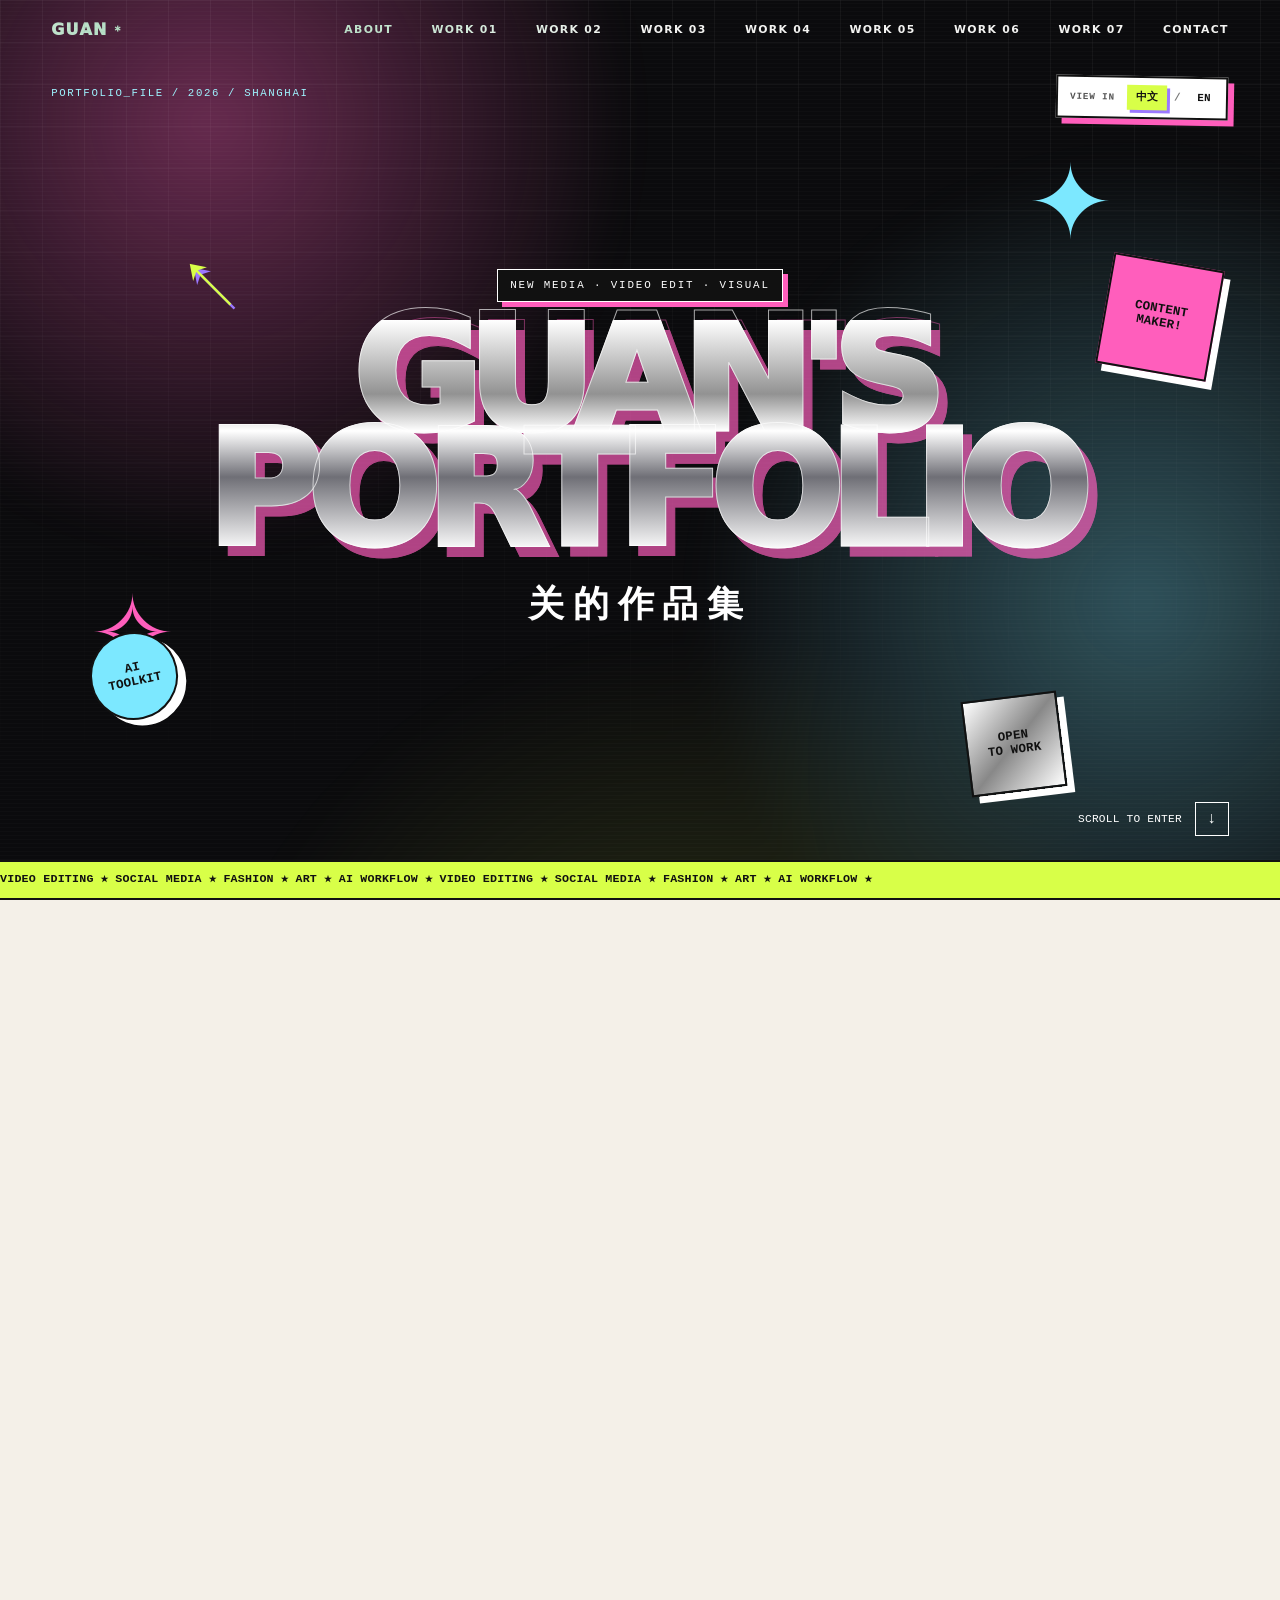
<file: index.html>
<!DOCTYPE html><html lang="zh-CN" data-astro-cid-j7pv25f6> <head><meta charset="UTF-8"><meta name="description" property="og:description" content="关政基的新媒体运营、视频剪辑与 AI 内容工作流作品集。"><meta name="keywords" content="新媒体运营,视频剪辑,YouTube,AI内容创作,作品集"><link rel="sitemap" href="/sitemap-index.xml"><link rel="alternate" type="application/rss+xml" title="关的作品集｜新媒体运营与视频剪辑" href="https://gigiislove9-star.github.io/rss.xml"><meta http-equiv="X-UA-Compatible" content="IE=Edge,chrome=1"><meta name="viewport" content="width=device-width, initial-scale=1.0, user-scalable=no"><meta name="generator" content="Astro v6.4.4"><title>关的作品集｜新媒体运营与视频剪辑</title><link rel="icon" type="image/svg+xml" href="/favicon.png"><script>
	const getThemePreference = () => {
		if (typeof localStorage !== 'undefined' && localStorage.getItem('theme')) {
			return localStorage.getItem('theme');
		}
		return window.matchMedia('(prefers-color-scheme: dark)').matches ? 'dark' : 'light';
	};
	const isDark = getThemePreference() === 'dark';
	document.documentElement.classList[isDark ? 'add' : 'remove']('theme-dark');

	if (typeof localStorage !== 'undefined') {
		// Watch the document element and persist user preference when it changes.
		const observer = new MutationObserver(() => {
			const isDark = document.documentElement.classList.contains('theme-dark');
			localStorage.setItem('theme', isDark ? 'dark' : 'light');
		});
		observer.observe(document.documentElement, { attributes: true, attributeFilter: ['class'] });
	}
</script><!-- GA4 跟踪代码 --><!-- UMAMIId 跟踪代码 --><link rel="stylesheet" href="/_astro/MainHead.BTmaqvdL.css">
<link rel="stylesheet" href="/_astro/index.CPNIfjNJ.css"></head> <body class="portfolio-page" data-astro-cid-j7pv25f6> <header class="topbar" data-astro-cid-j7pv25f6> <a class="wordmark" href="#top" aria-label="返回封面" data-astro-cid-j7pv25f6>GUAN<span data-astro-cid-j7pv25f6>＊</span></a> <nav aria-label="页面导航" data-astro-cid-j7pv25f6> <a href="#about" data-astro-cid-j7pv25f6>ABOUT</a> <a href="#cathy" data-astro-cid-j7pv25f6>WORK 01</a> <a href="#wildhorse" data-astro-cid-j7pv25f6>WORK 02</a> <a href="#antoniolupi" data-astro-cid-j7pv25f6>WORK 03</a> <a href="#wonderwoof" data-astro-cid-j7pv25f6>WORK 04</a> <a href="#ganfan" data-astro-cid-j7pv25f6>WORK 05</a> <a href="#mixed" data-astro-cid-j7pv25f6>WORK 06</a> <a href="#bakepet" data-astro-cid-j7pv25f6>WORK 07</a> <a href="#contact" data-astro-cid-j7pv25f6>CONTACT</a> </nav> </header> <main id="top" data-astro-cid-j7pv25f6> <section class="cover" data-astro-cid-j7pv25f6> <div class="cover-grid" aria-hidden="true" data-astro-cid-j7pv25f6></div> <div class="pixel-cursor" aria-hidden="true" data-astro-cid-j7pv25f6>↖</div> <div class="spark spark-one" aria-hidden="true" data-astro-cid-j7pv25f6>✦</div> <div class="spark spark-two" aria-hidden="true" data-astro-cid-j7pv25f6>✧</div> <p class="cover-code" data-astro-cid-j7pv25f6>PORTFOLIO_FILE / 2026 / SHANGHAI</p> <div class="language-switch" role="group" aria-label="语言选择" data-astro-cid-j7pv25f6> <span data-astro-cid-j7pv25f6>VIEW IN</span> <button type="button" data-language="zh" aria-pressed="true" data-astro-cid-j7pv25f6>中文</button> <i data-astro-cid-j7pv25f6>/</i> <button type="button" data-language="en" aria-pressed="false" data-astro-cid-j7pv25f6>EN</button> </div> <div class="cover-title" data-astro-cid-j7pv25f6> <span class="cover-mini" data-astro-cid-j7pv25f6>NEW MEDIA · VIDEO EDIT · VISUAL</span> <h1 data-astro-cid-j7pv25f6>GUAN'S<br data-astro-cid-j7pv25f6>PORTFOLIO</h1> <p data-astro-cid-j7pv25f6>关的作品集</p> </div> <div class="sticker sticker-pink" data-astro-cid-j7pv25f6>CONTENT<br data-astro-cid-j7pv25f6>MAKER!</div> <div class="sticker sticker-blue" data-astro-cid-j7pv25f6>AI<br data-astro-cid-j7pv25f6>TOOLKIT</div> <div class="sticker sticker-silver" data-astro-cid-j7pv25f6>OPEN<br data-astro-cid-j7pv25f6>TO WORK</div> <a class="scroll-cue" href="#about" data-astro-cid-j7pv25f6><span data-astro-cid-j7pv25f6>SCROLL TO ENTER</span><b data-astro-cid-j7pv25f6>↓</b></a> <div class="ticker" aria-hidden="true" data-astro-cid-j7pv25f6> <div data-astro-cid-j7pv25f6>VIDEO EDITING ★ SOCIAL MEDIA ★ FASHION ★ ART ★ AI WORKFLOW ★ VIDEO EDITING ★ SOCIAL MEDIA ★ FASHION ★ ART ★ AI WORKFLOW ★</div> </div> </section> <section class="profile" id="about" data-astro-cid-j7pv25f6> <div class="section-index" data-astro-cid-j7pv25f6><span data-astro-cid-j7pv25f6>PAGE</span><strong data-astro-cid-j7pv25f6>02</strong><i data-astro-cid-j7pv25f6>ABOUT_ME.TXT</i></div> <div class="profile-grid" data-astro-cid-j7pv25f6> <div class="profile-heading" data-astro-cid-j7pv25f6> <p class="pixel-label" data-astro-cid-j7pv25f6>HI, I'M GUAN :)</p> <h2 data-astro-cid-j7pv25f6>我剪视频，<br data-astro-cid-j7pv25f6>也养账号。</h2> <p class="profile-sub" data-astro-cid-j7pv25f6>最近还在把 AI 训练成我的新同事。</p> <div class="profile-avatar-card" tabindex="0" aria-label="将鼠标放在头像上，切换为 Call Me 手势" data-astro-cid-j7pv25f6> <div class="avatar-toolbar" data-astro-cid-j7pv25f6><span data-astro-cid-j7pv25f6>GUAN_AVATAR.PNG</span><i data-astro-cid-j7pv25f6>HOVER / CALL ME</i></div> <div class="avatar-stage" data-astro-cid-j7pv25f6> <span class="avatar-star" aria-hidden="true" data-astro-cid-j7pv25f6>✦</span> <img class="avatar-pose avatar-neutral" src="/assets/profile/avatar-neutral.png" alt="戴红色针织帽和黑框眼镜的小关人物头像" loading="lazy" decoding="async" data-astro-cid-j7pv25f6> <img class="avatar-pose avatar-callme" src="/assets/profile/avatar-callme.png" alt="" aria-hidden="true" loading="lazy" decoding="async" data-astro-cid-j7pv25f6> <div class="avatar-bubble" data-astro-cid-j7pv25f6><b class="avatar-idle" data-astro-cid-j7pv25f6>HI :)</b><b class="avatar-active" data-astro-cid-j7pv25f6>CALL ME! ☎</b></div> </div> <div class="avatar-caption" data-astro-cid-j7pv25f6><span data-astro-cid-j7pv25f6>NORMAL_MODE</span><i data-astro-cid-j7pv25f6>MOVE CURSOR HERE ↗</i></div> </div> </div> <div class="profile-side" data-astro-cid-j7pv25f6> <div class="window about-window" data-astro-cid-j7pv25f6> <div class="window-bar" data-astro-cid-j7pv25f6><span data-astro-cid-j7pv25f6>工作介绍.doc</span><i data-astro-cid-j7pv25f6>— □ ×</i></div> <div class="window-body" data-astro-cid-j7pv25f6> <p data-astro-cid-j7pv25f6>你好，我是小关。</p> <p data-astro-cid-j7pv25f6>从选题、剪辑、封面，到发布和复盘，我喜欢把一个还很模糊的想法，慢慢做成有人愿意点开、看完、记住的内容。</p> <p data-astro-cid-j7pv25f6>我也在不断尝试新的 AI 工具：用它们理脚本、找灵感、做视觉提案、处理字幕和加快重复工作——省下来的时间，刚好可以多想一点好玩的。</p> </div> <div class="window-status" data-astro-cid-j7pv25f6>STATUS: CURIOUS / HANDS-ON / ALWAYS LEARNING</div> </div> <div class="profile-facts" data-astro-cid-j7pv25f6> <article class="profile-fact language-fact" data-astro-cid-j7pv25f6><span data-astro-cid-j7pv25f6>LANGUAGE_PACK</span><small data-astro-cid-j7pv25f6>语言技能</small><div data-astro-cid-j7pv25f6><b data-astro-cid-j7pv25f6>英语</b><b data-astro-cid-j7pv25f6>俄语</b><b data-astro-cid-j7pv25f6>日语</b></div></article> </div> </div> </div> <div class="platform-console" data-astro-cid-j7pv25f6> <div class="console-title" data-astro-cid-j7pv25f6><span data-astro-cid-j7pv25f6>我待过的互联网角落</span><i data-astro-cid-j7pv25f6>8 PLATFORMS ONLINE</i></div> <div class="platforms" data-astro-cid-j7pv25f6> <span data-astro-cid-j7pv25f6><b data-astro-cid-j7pv25f6>01</b>YouTube</span><span data-astro-cid-j7pv25f6><b data-astro-cid-j7pv25f6>02</b>Bilibili</span><span data-astro-cid-j7pv25f6><b data-astro-cid-j7pv25f6>03</b>小红书</span><span data-astro-cid-j7pv25f6><b data-astro-cid-j7pv25f6>04</b>抖音</span><span data-astro-cid-j7pv25f6><b data-astro-cid-j7pv25f6>05</b>视频号</span><span data-astro-cid-j7pv25f6><b data-astro-cid-j7pv25f6>06</b>微信公众号</span><span data-astro-cid-j7pv25f6><b data-astro-cid-j7pv25f6>07</b>Instagram</span><span data-astro-cid-j7pv25f6><b data-astro-cid-j7pv25f6>08</b>X</span> </div> </div> <div class="work-cards" data-astro-cid-j7pv25f6> <article class="mini-window lime" data-astro-cid-j7pv25f6> <div class="window-bar" data-astro-cid-j7pv25f6><span data-astro-cid-j7pv25f6>01 / EDIT</span><i data-astro-cid-j7pv25f6>×</i></div> <h3 data-astro-cid-j7pv25f6>剪得顺，也剪得有感觉</h3> <p data-astro-cid-j7pv25f6>口播、访谈、Vlog、探店和长内容。负责素材筛选、粗剪、精剪、包装、字幕与整体节奏。</p> </article> <article class="mini-window pink" data-astro-cid-j7pv25f6> <div class="window-bar" data-astro-cid-j7pv25f6><span data-astro-cid-j7pv25f6>02 / OPERATE</span><i data-astro-cid-j7pv25f6>×</i></div> <h3 data-astro-cid-j7pv25f6>不只发内容，也会看它为什么有效</h3> <p data-astro-cid-j7pv25f6>账号定位、选题、发布、评论互动和数据复盘，把偶尔的灵感慢慢变成稳定更新。</p> </article> <article class="mini-window blue" data-astro-cid-j7pv25f6> <div class="window-bar" data-astro-cid-j7pv25f6><span data-astro-cid-j7pv25f6>03 / EXPERIMENT</span><i data-astro-cid-j7pv25f6>×</i></div> <h3 data-astro-cid-j7pv25f6>AI 是工具，也是新玩法</h3> <p data-astro-cid-j7pv25f6>脚本梳理、字幕转写、素材生成、视觉提案与工作流提效。保持判断，也保持好奇。</p> </article> </div> </section> <section class="case" id="cathy" data-astro-cid-j7pv25f6> <div class="case-heading" data-astro-cid-j7pv25f6> <div data-astro-cid-j7pv25f6> <p class="pixel-label hot" data-astro-cid-j7pv25f6>WORK 01 / 2025—2026</p> <h2 data-astro-cid-j7pv25f6>和 Cathy 一起<br data-astro-cid-j7pv25f6>做频道的这一年</h2> </div> <div class="case-note" data-astro-cid-j7pv25f6> <span data-astro-cid-j7pv25f6>PROJECT_NOTE.TXT</span> <p data-astro-cid-j7pv25f6>从第一支视频开始，我们慢慢找到了频道自己的样子。我负责后期剪辑、封面、Shorts 和发布配合。现在频道已经有 28 支视频和 6.88K 订阅，这套内容节奏也还在继续生长。</p> </div> </div> <div class="role-strip" data-astro-cid-j7pv25f6> <span data-astro-cid-j7pv25f6>这次我做了什么 →</span><strong data-astro-cid-j7pv25f6>长视频后期</strong><strong data-astro-cid-j7pv25f6>封面视觉</strong><strong data-astro-cid-j7pv25f6>Shorts 剪辑</strong><strong data-astro-cid-j7pv25f6>发布支持</strong><strong data-astro-cid-j7pv25f6>数据复盘</strong> </div> <div class="channel-window" data-astro-cid-j7pv25f6> <div class="chrome-bar" data-astro-cid-j7pv25f6><span data-astro-cid-j7pv25f6>● ● ●</span><b data-astro-cid-j7pv25f6>youtube.com/@CathyinSIENNA</b><i data-astro-cid-j7pv25f6>↗</i></div> <img class="channel-banner" src="/assets/cathy/channel-banner.jpg" alt="自由自在的 Cathy 频道横幅" loading="lazy" decoding="async" data-astro-cid-j7pv25f6> <div class="channel-profile" data-astro-cid-j7pv25f6> <img class="channel-avatar" src="/assets/cathy/channel-avatar.jpg" alt="自由自在的 Cathy 频道头像" loading="lazy" decoding="async" data-astro-cid-j7pv25f6> <div class="channel-copy" data-astro-cid-j7pv25f6><h3 data-astro-cid-j7pv25f6>自由自在的 Cathy</h3><p data-astro-cid-j7pv25f6>@CathyinSIENNA · Soulful Living with Cathy</p></div> <a class="channel-link" href="https://www.youtube.com/@CathyinSIENNA" target="_blank" rel="noreferrer" data-astro-cid-j7pv25f6>去频道看看 ↗</a> </div> <div class="metrics" aria-label="频道当前公开数据" data-astro-cid-j7pv25f6> <div data-astro-cid-j7pv25f6><strong data-astro-cid-j7pv25f6>6.88K</strong><span data-astro-cid-j7pv25f6>现在的订阅数</span></div> <div data-astro-cid-j7pv25f6><strong data-astro-cid-j7pv25f6>28</strong><span data-astro-cid-j7pv25f6>支公开视频</span></div> <div data-astro-cid-j7pv25f6><strong data-astro-cid-j7pv25f6>1 YEAR</strong><span data-astro-cid-j7pv25f6>一起持续制作</span></div> <div data-astro-cid-j7pv25f6><strong data-astro-cid-j7pv25f6>2 FORMATS</strong><span data-astro-cid-j7pv25f6>长视频 + Shorts</span></div> </div> <p class="data-note" data-astro-cid-j7pv25f6>DATA CHECKED / 2026.08.14</p> </div> <div class="story-grid" data-astro-cid-j7pv25f6> <article class="story-yellow" data-astro-cid-j7pv25f6> <div class="story-top" data-astro-cid-j7pv25f6><span data-astro-cid-j7pv25f6>一开始的问题</span><b data-astro-cid-j7pv25f6>01</b></div><i aria-hidden="true" data-astro-cid-j7pv25f6>?</i> <h3 data-astro-cid-j7pv25f6>内容很深，<br data-astro-cid-j7pv25f6>怎样让人愿意点开？</h3> <p data-astro-cid-j7pv25f6>心理与灵性内容信息量大、时长也长。封面不能太轻浮，但也不能像课程截图一样让人直接划走。</p> </article> <article class="story-pink" data-astro-cid-j7pv25f6> <div class="story-top" data-astro-cid-j7pv25f6><span data-astro-cid-j7pv25f6>后来找到的方法</span><b data-astro-cid-j7pv25f6>02</b></div><i aria-hidden="true" data-astro-cid-j7pv25f6>✦</i> <h3 data-astro-cid-j7pv25f6>让每一期，<br data-astro-cid-j7pv25f6>都长得像“自家人”</h3> <p data-astro-cid-j7pv25f6>人物、主题大字和情绪色彩组成封面系列；剪辑里加入结构提示、重点字幕和适当留白。</p> </article> <article class="story-blue" data-astro-cid-j7pv25f6> <div class="story-top" data-astro-cid-j7pv25f6><span data-astro-cid-j7pv25f6>长视频之外</span><b data-astro-cid-j7pv25f6>03</b></div><i aria-hidden="true" data-astro-cid-j7pv25f6>↗</i> <h3 data-astro-cid-j7pv25f6>一个观点，<br data-astro-cid-j7pv25f6>也能自己变成一支 Short</h3> <p data-astro-cid-j7pv25f6>不是简单裁切，而是重新找钩子、画面与节奏，让短视频自己成立，也给新观众一个入口。</p> </article> </div> <div class="section-title" data-astro-cid-j7pv25f6> <div data-astro-cid-j7pv25f6><span data-astro-cid-j7pv25f6>LONG VIDEO / COVER SYSTEM</span><h3 data-astro-cid-j7pv25f6>封面也要有连续剧的感觉</h3></div> <p data-astro-cid-j7pv25f6>同一套识别 · 每一期都有自己的主题</p> </div> <div class="video-grid" data-astro-cid-j7pv25f6> <a class="video-card" href="https://www.youtube.com/watch?v=OZdKPqHSouo" target="_blank" rel="noreferrer" data-astro-cid-j7pv25f6> <div class="video-top" data-astro-cid-j7pv25f6><span data-astro-cid-j7pv25f6>冥想精要 / EP.03</span><i data-astro-cid-j7pv25f6>↗</i></div> <div class="video-image" data-astro-cid-j7pv25f6> <img src="/assets/cathy/video-01.jpg" alt="慈心冥想｜慈悲不是忍气吞声" loading="lazy" data-astro-cid-j7pv25f6> <div class="series-stamp" data-astro-cid-j7pv25f6><small data-astro-cid-j7pv25f6>MEDITATION NOTES</small><strong data-astro-cid-j7pv25f6>EP.03</strong></div> <b data-astro-cid-j7pv25f6>PLAY</b> </div> <h4 data-astro-cid-j7pv25f6>慈心冥想｜慈悲不是忍气吞声</h4><p data-astro-cid-j7pv25f6>823 views · 7 days ago</p> </a><a class="video-card" href="https://www.youtube.com/watch?v=Seklz0u7ND4" target="_blank" rel="noreferrer" data-astro-cid-j7pv25f6> <div class="video-top" data-astro-cid-j7pv25f6><span data-astro-cid-j7pv25f6>冥想精要 / EP.02</span><i data-astro-cid-j7pv25f6>↗</i></div> <div class="video-image" data-astro-cid-j7pv25f6> <img src="/assets/cathy/video-02.jpg" alt="静观冥想｜停止对抗，找回觉知" loading="lazy" data-astro-cid-j7pv25f6> <div class="series-stamp" data-astro-cid-j7pv25f6><small data-astro-cid-j7pv25f6>MEDITATION NOTES</small><strong data-astro-cid-j7pv25f6>EP.02</strong></div> <b data-astro-cid-j7pv25f6>PLAY</b> </div> <h4 data-astro-cid-j7pv25f6>静观冥想｜停止对抗，找回觉知</h4><p data-astro-cid-j7pv25f6>2.6K views · 1 month ago</p> </a><a class="video-card" href="https://www.youtube.com/watch?v=2prd8918aDQ" target="_blank" rel="noreferrer" data-astro-cid-j7pv25f6> <div class="video-top" data-astro-cid-j7pv25f6><span data-astro-cid-j7pv25f6>冥想精要 / EP.01</span><i data-astro-cid-j7pv25f6>↗</i></div> <div class="video-image" data-astro-cid-j7pv25f6> <img src="/assets/cathy/video-03.jpg" alt="冥想的本质｜理解觉知的底层逻辑" loading="lazy" data-astro-cid-j7pv25f6> <div class="series-stamp" data-astro-cid-j7pv25f6><small data-astro-cid-j7pv25f6>MEDITATION NOTES</small><strong data-astro-cid-j7pv25f6>EP.01</strong></div> <b data-astro-cid-j7pv25f6>PLAY</b> </div> <h4 data-astro-cid-j7pv25f6>冥想的本质｜理解觉知的底层逻辑</h4><p data-astro-cid-j7pv25f6>2.1K views · 1 month ago</p> </a><a class="video-card" href="https://www.youtube.com/watch?v=ClOMFlxyS0I" target="_blank" rel="noreferrer" data-astro-cid-j7pv25f6> <div class="video-top" data-astro-cid-j7pv25f6><span data-astro-cid-j7pv25f6>自我重构 / SPECIAL</span><i data-astro-cid-j7pv25f6>↗</i></div> <div class="video-image" data-astro-cid-j7pv25f6> <img src="/assets/cathy/video-04.jpg" alt="人生转型期的自我重构指南" loading="lazy" data-astro-cid-j7pv25f6> <div class="series-stamp" data-astro-cid-j7pv25f6><small data-astro-cid-j7pv25f6>MEDITATION NOTES</small><strong data-astro-cid-j7pv25f6>SPECIAL</strong></div> <b data-astro-cid-j7pv25f6>PLAY</b> </div> <h4 data-astro-cid-j7pv25f6>人生转型期的自我重构指南</h4><p data-astro-cid-j7pv25f6>3.5K views · 4 months ago</p> </a> </div> <div class="hits-section" data-astro-cid-j7pv25f6> <div class="hits-heading" data-astro-cid-j7pv25f6> <div data-astro-cid-j7pv25f6><p class="pixel-label hot" data-astro-cid-j7pv25f6>PROOF / HIGH-VIEW VIDEOS</p><h3 data-astro-cid-j7pv25f6>不是只做得好看，<br data-astro-cid-j7pv25f6>也真的有人看。</h3></div> <p data-astro-cid-j7pv25f6>这一年里，有几支视频悄悄跑得特别远。把它们放在这里，不只是为了晒数字，也想让你看看：认真做的内容，真的会慢慢找到喜欢它的人。</p> </div> <div class="hits-grid" data-astro-cid-j7pv25f6> <a class="hit-card hit-manifest hit-featured" href="https://www.youtube.com/watch?v=rU9im8E7WnM" target="_blank" rel="noreferrer" data-astro-cid-j7pv25f6> <div class="hit-topline" data-astro-cid-j7pv25f6><span data-astro-cid-j7pv25f6>HIT_FILE_01</span><strong data-astro-cid-j7pv25f6>✦ MANIFEST</strong><i data-astro-cid-j7pv25f6>↗</i></div> <div class="hit-image-shell" data-astro-cid-j7pv25f6> <div class="hit-image" data-astro-cid-j7pv25f6><img src="/assets/cathy/hit-manifestation.jpg" alt="显化全解：从本质到实操，一次讲透" loading="lazy" data-astro-cid-j7pv25f6><span class="corner corner-a" data-astro-cid-j7pv25f6>⌜</span><span class="corner corner-b" data-astro-cid-j7pv25f6>⌟</span></div> <div class="viral-sticker" data-astro-cid-j7pv25f6><span data-astro-cid-j7pv25f6>爆款数据</span><strong data-astro-cid-j7pv25f6>36K</strong><small data-astro-cid-j7pv25f6>PUBLIC VIEWS</small></div> </div> <div class="hit-copy" data-astro-cid-j7pv25f6> <div class="hit-tags" data-astro-cid-j7pv25f6><span data-astro-cid-j7pv25f6>#显化</span><span data-astro-cid-j7pv25f6>#频道代表作</span></div> <h4 data-astro-cid-j7pv25f6><span data-astro-cid-j7pv25f6>显化全解：从本质到实操，一次讲透</span></h4> <i data-astro-cid-j7pv25f6>WATCH VIDEO ↗</i> </div> </a><a class="hit-card hit-meditate hit-featured" href="https://www.youtube.com/watch?v=L4bji11OGcU" target="_blank" rel="noreferrer" data-astro-cid-j7pv25f6> <div class="hit-topline" data-astro-cid-j7pv25f6><span data-astro-cid-j7pv25f6>HIT_FILE_02</span><strong data-astro-cid-j7pv25f6>☾ MEDITATE</strong><i data-astro-cid-j7pv25f6>↗</i></div> <div class="hit-image-shell" data-astro-cid-j7pv25f6> <div class="hit-image" data-astro-cid-j7pv25f6><img src="/assets/cathy/hit-meditation.jpg" alt="深度放松疗愈冥想" loading="lazy" data-astro-cid-j7pv25f6><span class="corner corner-a" data-astro-cid-j7pv25f6>⌜</span><span class="corner corner-b" data-astro-cid-j7pv25f6>⌟</span></div> <div class="viral-sticker" data-astro-cid-j7pv25f6><span data-astro-cid-j7pv25f6>爆款数据</span><strong data-astro-cid-j7pv25f6>26K</strong><small data-astro-cid-j7pv25f6>PUBLIC VIEWS</small></div> </div> <div class="hit-copy" data-astro-cid-j7pv25f6> <div class="hit-tags" data-astro-cid-j7pv25f6><span data-astro-cid-j7pv25f6>#冥想</span><span data-astro-cid-j7pv25f6>#高播放</span></div> <h4 data-astro-cid-j7pv25f6><span data-astro-cid-j7pv25f6>深度放松疗愈冥想</span></h4> <i data-astro-cid-j7pv25f6>WATCH VIDEO ↗</i> </div> </a><a class="hit-card hit-healing" href="https://www.youtube.com/watch?v=iwyRUbg9au0" target="_blank" rel="noreferrer" data-astro-cid-j7pv25f6> <div class="hit-topline" data-astro-cid-j7pv25f6><span data-astro-cid-j7pv25f6>HIT_FILE_03</span><strong data-astro-cid-j7pv25f6>∞ HEALING</strong><i data-astro-cid-j7pv25f6>↗</i></div> <div class="hit-image-shell" data-astro-cid-j7pv25f6> <div class="hit-image" data-astro-cid-j7pv25f6><img src="/assets/cathy/hit-money.jpg" alt="深度疗愈你和金钱的关系" loading="lazy" data-astro-cid-j7pv25f6><span class="corner corner-a" data-astro-cid-j7pv25f6>⌜</span><span class="corner corner-b" data-astro-cid-j7pv25f6>⌟</span></div> <div class="viral-sticker" data-astro-cid-j7pv25f6><span data-astro-cid-j7pv25f6>爆款数据</span><strong data-astro-cid-j7pv25f6>13K</strong><small data-astro-cid-j7pv25f6>PUBLIC VIEWS</small></div> </div> <div class="hit-copy" data-astro-cid-j7pv25f6> <div class="hit-tags" data-astro-cid-j7pv25f6><span data-astro-cid-j7pv25f6>#关系疗愈</span><span data-astro-cid-j7pv25f6>#长尾内容</span></div> <h4 data-astro-cid-j7pv25f6><span data-astro-cid-j7pv25f6>深度疗愈你和金钱的关系</span></h4> <i data-astro-cid-j7pv25f6>WATCH VIDEO ↗</i> </div> </a><a class="hit-card hit-energy" href="https://www.youtube.com/watch?v=v1cfg6z-qXI" target="_blank" rel="noreferrer" data-astro-cid-j7pv25f6> <div class="hit-topline" data-astro-cid-j7pv25f6><span data-astro-cid-j7pv25f6>HIT_FILE_04</span><strong data-astro-cid-j7pv25f6>⊹ ENERGY</strong><i data-astro-cid-j7pv25f6>↗</i></div> <div class="hit-image-shell" data-astro-cid-j7pv25f6> <div class="hit-image" data-astro-cid-j7pv25f6><img src="/assets/cathy/hit-energy.jpg" alt="能量守护指南" loading="lazy" data-astro-cid-j7pv25f6><span class="corner corner-a" data-astro-cid-j7pv25f6>⌜</span><span class="corner corner-b" data-astro-cid-j7pv25f6>⌟</span></div> <div class="viral-sticker" data-astro-cid-j7pv25f6><span data-astro-cid-j7pv25f6>爆款数据</span><strong data-astro-cid-j7pv25f6>11K</strong><small data-astro-cid-j7pv25f6>PUBLIC VIEWS</small></div> </div> <div class="hit-copy" data-astro-cid-j7pv25f6> <div class="hit-tags" data-astro-cid-j7pv25f6><span data-astro-cid-j7pv25f6>#能量边界</span><span data-astro-cid-j7pv25f6>#实用技巧</span></div> <h4 data-astro-cid-j7pv25f6><span data-astro-cid-j7pv25f6>能量守护指南</span></h4> <i data-astro-cid-j7pv25f6>WATCH VIDEO ↗</i> </div> </a> </div> <p class="hits-note" data-astro-cid-j7pv25f6>PUBLIC VIEW COUNTS CHECKED / 2026.08.14</p> </div> <div class="shorts-section" data-astro-cid-j7pv25f6> <div class="shorts-copy" data-astro-cid-j7pv25f6> <div data-astro-cid-j7pv25f6><p class="pixel-label hot" data-astro-cid-j7pv25f6>SHORTS / LITTLE SCREEN</p><h3 data-astro-cid-j7pv25f6>长内容之外，<br data-astro-cid-j7pv25f6>也做一些短短的入口。</h3></div> <p data-astro-cid-j7pv25f6>每支 Short 都重新找过开头、画面和节奏。上面四支是表现比较亮眼的作品，下面再留三支不同主题——小小一块，也能看到频道的另一面。</p> </div> <div class="shorts-featured-row" data-astro-cid-j7pv25f6> <article class="short-card" data-astro-cid-j7pv25f6> <div class="short-rank" data-astro-cid-j7pv25f6><span data-astro-cid-j7pv25f6>#01</span><strong data-astro-cid-j7pv25f6>5.9K views</strong></div> <div class="short-visual" data-astro-cid-j7pv25f6><img src="/assets/cathy/short-07.jpg" alt="终于我成为了自己" loading="lazy" data-astro-cid-j7pv25f6><i aria-hidden="true" data-astro-cid-j7pv25f6>▶</i></div> <h4 data-astro-cid-j7pv25f6>终于我成为了自己</h4> </article><article class="short-card" data-astro-cid-j7pv25f6> <div class="short-rank" data-astro-cid-j7pv25f6><span data-astro-cid-j7pv25f6>#02</span><strong data-astro-cid-j7pv25f6>5.1K views</strong></div> <div class="short-visual" data-astro-cid-j7pv25f6><img src="/assets/cathy/short-04.jpg" alt="3 分钟海洋呼吸法" loading="lazy" data-astro-cid-j7pv25f6><i aria-hidden="true" data-astro-cid-j7pv25f6>▶</i></div> <h4 data-astro-cid-j7pv25f6>3 分钟海洋呼吸法</h4> </article><article class="short-card" data-astro-cid-j7pv25f6> <div class="short-rank" data-astro-cid-j7pv25f6><span data-astro-cid-j7pv25f6>#03</span><strong data-astro-cid-j7pv25f6>4.2K views</strong></div> <div class="short-visual" data-astro-cid-j7pv25f6><img src="/assets/cathy/short-03.jpg" alt="为什么灵魂会选择一条难路？" loading="lazy" data-astro-cid-j7pv25f6><i aria-hidden="true" data-astro-cid-j7pv25f6>▶</i></div> <h4 data-astro-cid-j7pv25f6>为什么灵魂会选择一条难路？</h4> </article><article class="short-card" data-astro-cid-j7pv25f6> <div class="short-rank" data-astro-cid-j7pv25f6><span data-astro-cid-j7pv25f6>#04</span><strong data-astro-cid-j7pv25f6>4.2K views</strong></div> <div class="short-visual" data-astro-cid-j7pv25f6><img src="/assets/cathy/short-08.jpg" alt="修行时，如何保护自己？" loading="lazy" data-astro-cid-j7pv25f6><i aria-hidden="true" data-astro-cid-j7pv25f6>▶</i></div> <h4 data-astro-cid-j7pv25f6>修行时，如何保护自己？</h4> </article> </div> <div class="shorts-regular-row" data-astro-cid-j7pv25f6> <article class="short-mini" data-astro-cid-j7pv25f6> <div class="short-mini-visual" data-astro-cid-j7pv25f6><img src="/assets/cathy/short-02.jpg" alt="静观冥想带来的礼物" loading="lazy" data-astro-cid-j7pv25f6><i aria-hidden="true" data-astro-cid-j7pv25f6>▶</i></div> <div class="short-mini-copy" data-astro-cid-j7pv25f6><div class="short-mini-rank" data-astro-cid-j7pv25f6><span data-astro-cid-j7pv25f6>05</span><strong data-astro-cid-j7pv25f6>902 views</strong></div><h4 data-astro-cid-j7pv25f6>静观冥想带来的礼物</h4></div> </article><article class="short-mini" data-astro-cid-j7pv25f6> <div class="short-mini-visual" data-astro-cid-j7pv25f6><img src="/assets/cathy/short-05.jpg" alt="金钱关系的正念疗愈冥想" loading="lazy" data-astro-cid-j7pv25f6><i aria-hidden="true" data-astro-cid-j7pv25f6>▶</i></div> <div class="short-mini-copy" data-astro-cid-j7pv25f6><div class="short-mini-rank" data-astro-cid-j7pv25f6><span data-astro-cid-j7pv25f6>06</span><strong data-astro-cid-j7pv25f6>3.1K views</strong></div><h4 data-astro-cid-j7pv25f6>金钱关系的正念疗愈冥想</h4></div> </article><article class="short-mini" data-astro-cid-j7pv25f6> <div class="short-mini-visual" data-astro-cid-j7pv25f6><img src="/assets/cathy/short-01.jpg" alt="慈悲不是忍气吞声" loading="lazy" data-astro-cid-j7pv25f6><i aria-hidden="true" data-astro-cid-j7pv25f6>▶</i></div> <div class="short-mini-copy" data-astro-cid-j7pv25f6><div class="short-mini-rank" data-astro-cid-j7pv25f6><span data-astro-cid-j7pv25f6>07</span><strong data-astro-cid-j7pv25f6>34 views</strong></div><h4 data-astro-cid-j7pv25f6>慈悲不是忍气吞声</h4></div> </article> </div> </div> <div class="case-outcome" data-astro-cid-j7pv25f6> <p data-astro-cid-j7pv25f6>做完这一年，我留下了什么？</p> <h3 data-astro-cid-j7pv25f6>不只是 28 支视频，<br data-astro-cid-j7pv25f6>而是一套还在继续长大的内容系统。</h3> <div data-astro-cid-j7pv25f6><span data-astro-cid-j7pv25f6>频道有了稳定的视觉样子</span><span data-astro-cid-j7pv25f6>长视频与 Shorts 一起更新</span><span data-astro-cid-j7pv25f6>从剪辑执行走到数据复盘</span></div> </div> </section> <section class="wild-case" id="wildhorse" data-astro-cid-j7pv25f6> <div class="wild-hero" data-astro-cid-j7pv25f6> <div class="wild-heading" data-astro-cid-j7pv25f6> <p class="wild-label" data-astro-cid-j7pv25f6>WORK 02 / BRAND CONTENT</p> <h2 data-astro-cid-j7pv25f6>WILD<br data-astro-cid-j7pv25f6><span data-astro-cid-j7pv25f6>HORSE</span></h2> <p class="wild-cn" data-astro-cid-j7pv25f6>列马古董艺术 · 小红书内容运营</p> </div> <div class="wild-story-window" data-astro-cid-j7pv25f6> <div class="wild-window-bar" data-astro-cid-j7pv25f6><span data-astro-cid-j7pv25f6>BRAND_STORY.TXT</span><i data-astro-cid-j7pv25f6>— □ ×</i></div> <div class="wild-story-copy" data-astro-cid-j7pv25f6> <p data-astro-cid-j7pv25f6>Wild Horse 是一家在上海新天地经营多年的古董家具店。店里的家具和器物从欧洲、日本与世界各地慢慢来到上海，每一件都带着时间留下的痕迹，也藏着属于自己的故事。</p> <p data-astro-cid-j7pv25f6>品牌想试试一种新的讲法：不只告诉大家年代、材质和尺寸，也让一件古董重新“开口”。于是我从账号方向开始，把器物背后的历史、人物与情绪，重新整理成今天的人也愿意停下来看的内容。</p> </div> <a href="https://www.xiaohongshu.com/user/profile/5f9fcffb000000000100123a" target="_blank" rel="noreferrer" data-astro-cid-j7pv25f6>打开 Wild Horse 小红书主页 ↗</a> </div> </div> <div class="wild-role-strip" data-astro-cid-j7pv25f6> <span data-astro-cid-j7pv25f6>ONE-PERSON CONTENT TEAM →</span><strong data-astro-cid-j7pv25f6>账号方向</strong><strong data-astro-cid-j7pv25f6>选题与故事构思</strong><strong data-astro-cid-j7pv25f6>每周两篇图文</strong><strong data-astro-cid-j7pv25f6>视觉排版</strong><strong data-astro-cid-j7pv25f6>视频剪辑</strong><strong data-astro-cid-j7pv25f6>AI 生图</strong><strong data-astro-cid-j7pv25f6>AI 配音</strong> </div> <div class="wild-process" data-astro-cid-j7pv25f6> <article data-astro-cid-j7pv25f6><span data-astro-cid-j7pv25f6>01 / WHY</span><b aria-hidden="true" data-astro-cid-j7pv25f6>古</b><h3 data-astro-cid-j7pv25f6>旧东西，<br data-astro-cid-j7pv25f6>也需要新的讲法</h3><p data-astro-cid-j7pv25f6>不是把古董拍得更“高级”，而是找到它与今天生活之间的连接，让历史不再离人很远。</p></article> <article data-astro-cid-j7pv25f6><span data-astro-cid-j7pv25f6>02 / HOW</span><b aria-hidden="true" data-astro-cid-j7pv25f6>事</b><h3 data-astro-cid-j7pv25f6>先找到故事，<br data-astro-cid-j7pv25f6>再决定它长什么样</h3><p data-astro-cid-j7pv25f6>从资料、物件细节和时代背景里找线索，再完成标题、脚本、图文结构与封面视觉。</p></article> <article data-astro-cid-j7pv25f6><span data-astro-cid-j7pv25f6>03 / MAKE</span><b aria-hidden="true" data-astro-cid-j7pv25f6>新</b><h3 data-astro-cid-j7pv25f6>从想法到发布，<br data-astro-cid-j7pv25f6>全部由我完成</h3><p data-astro-cid-j7pv25f6>一周两篇图文，同时产出视频；AI 生图与配音不是噱头，而是把故事补完整的工具。</p></article> </div> <div class="wild-cover-section" data-astro-cid-j7pv25f6> <div class="wild-section-heading" data-astro-cid-j7pv25f6><div data-astro-cid-j7pv25f6><p data-astro-cid-j7pv25f6>COVER SYSTEM / 19 POSTS</p><h3 data-astro-cid-j7pv25f6>四个字，<br data-astro-cid-j7pv25f6>让每件古董有了自己的篇名。</h3></div><span data-astro-cid-j7pv25f6>封面设计 · 图文排版 · 故事结构</span></div> <div class="wild-cover-wall" data-astro-cid-j7pv25f6> <div class="wild-cover-track" data-astro-cid-j7pv25f6> <a href="https://www.xiaohongshu.com/search_result?keyword=%E9%87%91%E5%B7%A5%E9%81%97%E5%BD%B1%EF%BD%9C%E6%8B%BF%E7%A0%B4%E4%BB%91%E4%B8%89%E4%B8%96%E7%9A%84%E9%BB%91%E9%87%91%E5%AF%86%E8%AF%AD&amp;source=web_search_result_notes" target="_blank" rel="noreferrer" aria-label="在小红书查看：金工遗影｜拿破仑三世的黑金密语" data-astro-cid-j7pv25f6> <span data-astro-cid-j7pv25f6>01</span><img src="/assets/wildhorse/cover-01.jpg" alt="金工遗影｜拿破仑三世的黑金密语" loading="lazy" data-astro-cid-j7pv25f6> </a><a href="https://www.xiaohongshu.com/search_result?keyword=%E9%9D%99%E6%98%A0%E5%AF%8C%E5%B2%9A%EF%BD%9C%E9%9B%95%E4%B8%9D%E4%B8%8E%E5%A4%A7%E6%BC%86%E4%B9%8B%E4%B8%AD%E8%A7%81%E9%AB%98%E8%BF%9C&amp;source=web_search_result_notes" target="_blank" rel="noreferrer" aria-label="在小红书查看：静映富岚｜雕丝与大漆之中见高远" data-astro-cid-j7pv25f6> <span data-astro-cid-j7pv25f6>02</span><img src="/assets/wildhorse/cover-02.jpg" alt="静映富岚｜雕丝与大漆之中见高远" loading="lazy" data-astro-cid-j7pv25f6> </a><a href="https://www.xiaohongshu.com/search_result?keyword=%E5%B5%8C%E8%B4%9D%E4%B8%BA%E8%AF%97%EF%BD%9C%E6%99%9A%E6%B8%85%E5%B7%A5%E8%89%BA%E9%87%8C%E7%9A%84%E9%9D%99%E8%B0%A7%E9%A3%8E%E5%8D%8E&amp;source=web_search_result_notes" target="_blank" rel="noreferrer" aria-label="在小红书查看：嵌贝为诗｜晚清工艺里的静谧风华" data-astro-cid-j7pv25f6> <span data-astro-cid-j7pv25f6>03</span><img src="/assets/wildhorse/cover-03.jpg" alt="嵌贝为诗｜晚清工艺里的静谧风华" loading="lazy" data-astro-cid-j7pv25f6> </a><a href="https://www.xiaohongshu.com/search_result?keyword=%E8%8A%B1%E7%9B%8F%E8%BD%BB%E5%90%9F%EF%BD%9C%E6%A2%85%E6%A3%AE%E7%93%B7%E4%B8%AD%E6%82%84%E7%84%B6%E7%9B%9B%E5%BC%80%E7%9A%84%E6%9F%94%E5%85%89&amp;source=web_search_result_notes" target="_blank" rel="noreferrer" aria-label="在小红书查看：花盏轻吟｜梅森瓷中悄然盛开的柔光" data-astro-cid-j7pv25f6> <span data-astro-cid-j7pv25f6>04</span><img src="/assets/wildhorse/cover-04.jpg" alt="花盏轻吟｜梅森瓷中悄然盛开的柔光" loading="lazy" data-astro-cid-j7pv25f6> </a><a href="https://www.xiaohongshu.com/search_result?keyword=%E9%9B%95%E5%85%89%E4%B8%BA%E7%BE%BD%EF%BD%9C%E9%9D%92%E9%93%9C%E5%A4%A9%E4%BD%BF%E7%9A%84%E9%95%BF%E5%A4%9C%E5%87%9D%E6%9C%9B&amp;source=web_search_result_notes" target="_blank" rel="noreferrer" aria-label="在小红书查看：雕光为羽｜青铜天使的长夜凝望" data-astro-cid-j7pv25f6> <span data-astro-cid-j7pv25f6>05</span><img src="/assets/wildhorse/cover-05.jpg" alt="雕光为羽｜青铜天使的长夜凝望" loading="lazy" data-astro-cid-j7pv25f6> </a><a href="https://www.xiaohongshu.com/search_result?keyword=%E9%94%A6%E8%AF%AD%E8%8B%8F%E7%BB%A3%EF%BD%9C%E4%B8%9D%E7%BA%BF%E7%BB%A3%E5%B0%B1%E8%8A%B1%E9%B8%9F%E4%B8%8E%E6%B8%85%E6%AC%A2&amp;source=web_search_result_notes" target="_blank" rel="noreferrer" aria-label="在小红书查看：锦语苏绣｜丝线绣就花鸟与清欢" data-astro-cid-j7pv25f6> <span data-astro-cid-j7pv25f6>06</span><img src="/assets/wildhorse/cover-06.jpg" alt="锦语苏绣｜丝线绣就花鸟与清欢" loading="lazy" data-astro-cid-j7pv25f6> </a><a href="https://www.xiaohongshu.com/search_result?keyword=%E6%98%9F%E9%87%89%E9%93%AD%E6%81%A9%EF%BD%9C%E5%A1%9E%E5%BC%97%E5%B0%94%E7%9A%84%E6%98%9F%E7%A9%BA%E5%9B%9E%E5%93%8D&amp;source=web_search_result_notes" target="_blank" rel="noreferrer" aria-label="在小红书查看：星釉铭恩｜塞弗尔的星空回响" data-astro-cid-j7pv25f6> <span data-astro-cid-j7pv25f6>07</span><img src="/assets/wildhorse/cover-07.jpg" alt="星釉铭恩｜塞弗尔的星空回响" loading="lazy" data-astro-cid-j7pv25f6> </a><a href="https://www.xiaohongshu.com/search_result?keyword=%E9%BB%84%E9%87%91%E6%97%B6%E9%92%88%EF%BD%9C%E9%98%BF%E6%B3%A2%E7%BD%97%E5%AE%88%E6%9C%9B%E7%9A%84%E7%90%B4%E5%BD%A2%E6%97%B6%E5%85%89&amp;source=web_search_result_notes" target="_blank" rel="noreferrer" aria-label="在小红书查看：黄金时针｜阿波罗守望的琴形时光" data-astro-cid-j7pv25f6> <span data-astro-cid-j7pv25f6>08</span><img src="/assets/wildhorse/cover-08.jpg" alt="黄金时针｜阿波罗守望的琴形时光" loading="lazy" data-astro-cid-j7pv25f6> </a><a href="https://www.xiaohongshu.com/search_result?keyword=%E6%97%B6%E7%A9%BA%E5%9B%9E%E5%93%8D%EF%BD%9C%E6%97%A0%E7%94%B5%E5%B9%B4%E4%BB%A3%E5%A6%82%E4%BD%95%E7%94%A8%E7%A1%AC%E5%B8%81%E5%A5%8F%E5%93%8D%E6%97%8B%E5%BE%8B%EF%BC%9F&amp;source=web_search_result_notes" target="_blank" rel="noreferrer" aria-label="在小红书查看：时空回响｜无电年代如何用硬币奏响旋律？" data-astro-cid-j7pv25f6> <span data-astro-cid-j7pv25f6>09</span><img src="/assets/wildhorse/cover-09.jpg" alt="时空回响｜无电年代如何用硬币奏响旋律？" loading="lazy" data-astro-cid-j7pv25f6> </a><a href="https://www.xiaohongshu.com/search_result?keyword=%E9%95%9C%E5%85%89%E6%9C%AA%E8%BF%9C%EF%BD%9CBaccarat%20%E4%B8%BA%E7%8E%8B%E5%AE%A4%E9%93%B8%E4%B8%8B%E7%9A%84%E4%B8%96%E7%BA%AA%E6%97%A7%E6%A2%A6&amp;source=web_search_result_notes" target="_blank" rel="noreferrer" aria-label="在小红书查看：镜光未远｜Baccarat 为王室铸下的世纪旧梦" data-astro-cid-j7pv25f6> <span data-astro-cid-j7pv25f6>10</span><img src="/assets/wildhorse/cover-10.jpg" alt="镜光未远｜Baccarat 为王室铸下的世纪旧梦" loading="lazy" data-astro-cid-j7pv25f6> </a> </div><div class="wild-cover-track reverse" data-astro-cid-j7pv25f6> <a href="https://www.xiaohongshu.com/search_result?keyword=%E9%9D%92%E8%93%9D%E5%B9%BB%E5%A2%83%EF%BD%9C%E7%8B%AC%E7%AB%8B%E8%AE%BE%E8%AE%A1%E5%B8%88%E5%85%88%E9%A9%B1%E5%A6%82%E4%BD%95%E6%89%93%E9%80%A0%E4%B8%9C%E6%96%B9%E4%B9%8B%E6%A2%A6&amp;source=web_search_result_notes" target="_blank" rel="noreferrer" aria-label="在小红书查看：青蓝幻境｜独立设计师先驱如何打造东方之梦" data-astro-cid-j7pv25f6> <span data-astro-cid-j7pv25f6>11</span><img src="/assets/wildhorse/cover-11.jpg" alt="青蓝幻境｜独立设计师先驱如何打造东方之梦" loading="lazy" data-astro-cid-j7pv25f6> </a><a href="https://www.xiaohongshu.com/search_result?keyword=%E7%BB%A3%E8%AF%AD%E7%94%9F%E7%81%B5%EF%BD%9C%E7%B2%A4%E7%BB%A3%E7%9A%84%E7%81%B5%E5%8A%A8%E4%B8%94%E5%8D%8E%E4%B8%BD%E7%9A%84%E4%BD%8E%E8%AF%AD&amp;source=web_search_result_notes" target="_blank" rel="noreferrer" aria-label="在小红书查看：绣语生灵｜粤绣的灵动且华丽的低语" data-astro-cid-j7pv25f6> <span data-astro-cid-j7pv25f6>12</span><img src="/assets/wildhorse/cover-12.jpg" alt="绣语生灵｜粤绣的灵动且华丽的低语" loading="lazy" data-astro-cid-j7pv25f6> </a><a href="https://www.xiaohongshu.com/search_result?keyword=%E4%BC%98%E9%9B%85%E5%8F%8D%E5%8F%9B%EF%BD%9C%E6%A2%85%E6%A3%AE%E9%99%B6%E7%93%B7%E5%A6%82%E4%BD%95%E7%94%A8%E6%88%8F%E8%B0%91%E8%A7%A3%E9%87%8A%E6%B8%85%E9%86%92&amp;source=web_search_result_notes" target="_blank" rel="noreferrer" aria-label="在小红书查看：优雅反叛｜梅森陶瓷如何用戏谑解释清醒" data-astro-cid-j7pv25f6> <span data-astro-cid-j7pv25f6>13</span><img src="/assets/wildhorse/cover-13.jpg" alt="优雅反叛｜梅森陶瓷如何用戏谑解释清醒" loading="lazy" data-astro-cid-j7pv25f6> </a><a href="https://www.xiaohongshu.com/search_result?keyword=%E7%90%B4%E6%89%BF%E7%99%BE%E5%B9%B4%EF%BD%9C%E4%B8%80%E6%9E%B6%E9%92%A2%E7%90%B4%E7%9A%84%E4%B8%9C%E6%96%B9%E6%A2%A6%E4%B8%8E%E4%BC%A6%E6%95%A6%E5%9B%9E%E5%93%8D&amp;source=web_search_result_notes" target="_blank" rel="noreferrer" aria-label="在小红书查看：琴承百年｜一架钢琴的东方梦与伦敦回响" data-astro-cid-j7pv25f6> <span data-astro-cid-j7pv25f6>14</span><img src="/assets/wildhorse/cover-14.jpg" alt="琴承百年｜一架钢琴的东方梦与伦敦回响" loading="lazy" data-astro-cid-j7pv25f6> </a><a href="https://www.xiaohongshu.com/search_result?keyword=%E5%88%BB%E7%88%B1%E6%88%90%E8%AF%97%EF%BD%9C%E5%A5%B9%E7%94%A8%E6%B2%89%E9%BB%98%E9%9B%95%E5%88%BB%E7%9D%80%E7%83%AD%E7%83%88%E7%9A%84%E6%80%9D%E5%BF%B5&amp;source=web_search_result_notes" target="_blank" rel="noreferrer" aria-label="在小红书查看：刻爱成诗｜她用沉默雕刻着热烈的思念" data-astro-cid-j7pv25f6> <span data-astro-cid-j7pv25f6>15</span><img src="/assets/wildhorse/cover-15.jpg" alt="刻爱成诗｜她用沉默雕刻着热烈的思念" loading="lazy" data-astro-cid-j7pv25f6> </a><a href="https://www.xiaohongshu.com/search_result?keyword=%E5%B2%81%E6%9C%88%E6%B6%9F%E6%BC%AA%EF%BD%9C%E6%9D%BE%E9%B9%A4%E6%8F%8F%E9%87%91%EF%BC%8C%E7%99%BE%E5%B9%B4%E5%9B%9E%E6%B5%81%E7%9A%84%E5%85%89%E5%BD%B1&amp;source=web_search_result_notes" target="_blank" rel="noreferrer" aria-label="在小红书查看：岁月涟漪｜松鹤描金，百年回流的光影" data-astro-cid-j7pv25f6> <span data-astro-cid-j7pv25f6>16</span><img src="/assets/wildhorse/cover-16.jpg" alt="岁月涟漪｜松鹤描金，百年回流的光影" loading="lazy" data-astro-cid-j7pv25f6> </a><a href="https://www.xiaohongshu.com/search_result?keyword=%E9%92%9F%E9%B8%A3%E4%B9%9D%E5%93%8D%EF%BD%9C%E8%B7%A8%E8%B6%8A%E4%B8%A4%E4%B8%AA%E4%B8%96%E7%BA%AA%E9%BD%BF%E8%BD%AE%E4%B8%8E%E5%A4%A7%E6%BC%86%E7%9A%84%E4%BA%A4%E5%93%8D%E6%9B%B2&amp;source=web_search_result_notes" target="_blank" rel="noreferrer" aria-label="在小红书查看：钟鸣九响｜跨越两个世纪齿轮与大漆的交响曲" data-astro-cid-j7pv25f6> <span data-astro-cid-j7pv25f6>17</span><img src="/assets/wildhorse/cover-17.jpg" alt="钟鸣九响｜跨越两个世纪齿轮与大漆的交响曲" loading="lazy" data-astro-cid-j7pv25f6> </a><a href="https://www.xiaohongshu.com/search_result?keyword=%E8%B5%9B%E5%BC%97%E5%B0%94%EF%BD%9C%E7%94%A8%E9%99%B6%E7%93%B7%E5%AE%9A%E6%A0%BC%E6%B3%95%E5%85%B0%E8%A5%BF%E6%97%B6%E6%9C%9F%E8%88%9E%E5%8A%A8%E7%9A%84%E8%A3%99%E6%91%86&amp;source=web_search_result_notes" target="_blank" rel="noreferrer" aria-label="在小红书查看：赛弗尔｜用陶瓷定格法兰西时期舞动的裙摆" data-astro-cid-j7pv25f6> <span data-astro-cid-j7pv25f6>18</span><img src="/assets/wildhorse/cover-18.jpg" alt="赛弗尔｜用陶瓷定格法兰西时期舞动的裙摆" loading="lazy" data-astro-cid-j7pv25f6> </a><a href="https://www.xiaohongshu.com/search_result?keyword=%E6%B8%85%E6%98%8E%EF%BD%9C%E6%B0%B8%E6%81%92%E5%8E%9F%E6%9D%A5%E6%98%AF%2019%20%E4%B8%96%E7%BA%AA%E7%9A%84%E7%BB%93%E6%99%B6&amp;source=web_search_result_notes" target="_blank" rel="noreferrer" aria-label="在小红书查看：清明｜永恒原来是 19 世纪的结晶" data-astro-cid-j7pv25f6> <span data-astro-cid-j7pv25f6>19</span><img src="/assets/wildhorse/cover-19.jpg" alt="清明｜永恒原来是 19 世纪的结晶" loading="lazy" data-astro-cid-j7pv25f6> </a> </div> </div> </div> <div class="wild-featured-section" data-astro-cid-j7pv25f6> <div class="wild-featured-heading" data-astro-cid-j7pv25f6><p data-astro-cid-j7pv25f6>SELECTED WORK / 03</p><h3 data-astro-cid-j7pv25f6>这三篇，<br data-astro-cid-j7pv25f6>是我自己也很喜欢的故事。</h3><span data-astro-cid-j7pv25f6>点击卡片，可以去小红书找到对应作品。</span></div> <div class="wild-featured-grid" data-astro-cid-j7pv25f6> <a href="https://www.xiaohongshu.com/search_result?keyword=%E7%90%B4%E6%89%BF%E7%99%BE%E5%B9%B4%20%E4%B8%80%E6%9E%B6%E9%92%A2%E7%90%B4%E7%9A%84%E4%B8%9C%E6%96%B9%E6%A2%A6%E4%B8%8E%E4%BC%A6%E6%95%A6%E5%9B%9E%E5%93%8D&amp;source=web_search_result_notes" target="_blank" rel="noreferrer" data-astro-cid-j7pv25f6> <div class="wild-featured-top" data-astro-cid-j7pv25f6><span data-astro-cid-j7pv25f6>SELECTED_01</span><i data-astro-cid-j7pv25f6>↗</i></div> <div class="wild-featured-image" data-astro-cid-j7pv25f6><img src="/assets/wildhorse/cover-14.jpg" alt="琴承百年｜一架钢琴的东方梦与伦敦回响" loading="lazy" data-astro-cid-j7pv25f6><b data-astro-cid-j7pv25f6>READ / WATCH</b></div> <div class="wild-featured-copy" data-astro-cid-j7pv25f6><span data-astro-cid-j7pv25f6>PIANO / AI STORY VIDEO</span><h4 data-astro-cid-j7pv25f6>琴承百年</h4><p data-astro-cid-j7pv25f6>一架钢琴的东方梦与伦敦回响</p></div> </a><a href="https://www.xiaohongshu.com/search_result?keyword=%E7%BB%A3%E8%AF%AD%E7%94%9F%E7%81%B5%20%E7%B2%A4%E7%BB%A3%E7%9A%84%E7%81%B5%E5%8A%A8%E4%B8%94%E5%8D%8E%E4%B8%BD%E7%9A%84%E4%BD%8E%E8%AF%AD&amp;source=web_search_result_notes" target="_blank" rel="noreferrer" data-astro-cid-j7pv25f6> <div class="wild-featured-top" data-astro-cid-j7pv25f6><span data-astro-cid-j7pv25f6>SELECTED_02</span><i data-astro-cid-j7pv25f6>↗</i></div> <div class="wild-featured-image" data-astro-cid-j7pv25f6><img src="/assets/wildhorse/cover-12.jpg" alt="绣语生灵｜粤绣的灵动且华丽的低语" loading="lazy" data-astro-cid-j7pv25f6><b data-astro-cid-j7pv25f6>READ / WATCH</b></div> <div class="wild-featured-copy" data-astro-cid-j7pv25f6><span data-astro-cid-j7pv25f6>YUE EMBROIDERY / VIDEO</span><h4 data-astro-cid-j7pv25f6>绣语生灵</h4><p data-astro-cid-j7pv25f6>粤绣的灵动且华丽的低语</p></div> </a><a href="https://www.xiaohongshu.com/search_result?keyword=%E9%94%A6%E8%AF%AD%E8%8B%8F%E7%BB%A3%20%E4%B8%9D%E7%BA%BF%E7%BB%A3%E5%B0%B1%E8%8A%B1%E9%B8%9F%E4%B8%8E%E6%B8%85%E6%AC%A2&amp;source=web_search_result_notes" target="_blank" rel="noreferrer" data-astro-cid-j7pv25f6> <div class="wild-featured-top" data-astro-cid-j7pv25f6><span data-astro-cid-j7pv25f6>SELECTED_03</span><i data-astro-cid-j7pv25f6>↗</i></div> <div class="wild-featured-image" data-astro-cid-j7pv25f6><img src="/assets/wildhorse/cover-06.jpg" alt="锦语苏绣｜丝线绣就花鸟与清欢" loading="lazy" data-astro-cid-j7pv25f6><b data-astro-cid-j7pv25f6>READ / WATCH</b></div> <div class="wild-featured-copy" data-astro-cid-j7pv25f6><span data-astro-cid-j7pv25f6>SU EMBROIDERY / VIDEO</span><h4 data-astro-cid-j7pv25f6>锦语苏绣</h4><p data-astro-cid-j7pv25f6>丝线绣就花鸟与清欢</p></div> </a> </div> </div> <div class="wild-wechat-insert" data-astro-cid-j7pv25f6> <div class="wild-wechat-copy" data-astro-cid-j7pv25f6> <p data-astro-cid-j7pv25f6>AND ALSO / WECHAT</p> <h3 data-astro-cid-j7pv25f6>故事不只发在小红书，<br data-astro-cid-j7pv25f6>也会被我排进一篇长图文里。</h3> <p class="wild-wechat-note" data-astro-cid-j7pv25f6>这一块不是主角，但也是我工作的一部分：公众号文章的图文制作、版式整理和发布，都有一起负责。</p> <div class="wild-wechat-duties" data-astro-cid-j7pv25f6><span data-astro-cid-j7pv25f6>文章排版</span><span data-astro-cid-j7pv25f6>图文制作</span><span data-astro-cid-j7pv25f6>发布</span></div> </div> <div class="wild-wechat-grid" data-astro-cid-j7pv25f6> <a href="https://mp.weixin.qq.com/s/NuNsdTkT4K3COGWPi3uUEQ" target="_blank" rel="noreferrer" aria-label="打开公众号文章：沈熙 X WildHorse｜关于收藏的那些事" data-astro-cid-j7pv25f6> <div class="wild-wechat-bar" data-astro-cid-j7pv25f6><span data-astro-cid-j7pv25f6>WECHAT_01.ARTICLE</span><i data-astro-cid-j7pv25f6>↗</i></div> <div class="wild-wechat-preview" data-astro-cid-j7pv25f6> <div class="wild-wechat-page" data-astro-cid-j7pv25f6> <img src="/assets/wildhorse/wechat-01-page-a.png" alt="沈熙 X WildHorse｜关于收藏的那些事公众号排版局部" loading="lazy" data-astro-cid-j7pv25f6><img src="/assets/wildhorse/wechat-01-page-b.png" alt="沈熙 X WildHorse｜关于收藏的那些事公众号排版局部" loading="lazy" data-astro-cid-j7pv25f6> </div> <img class="wild-wechat-cover" src="/assets/wildhorse/wechat-01-cover.jpg" alt="" loading="lazy" data-astro-cid-j7pv25f6> <span data-astro-cid-j7pv25f6>HOVER TO FLIP THROUGH ↓</span> </div> <div class="wild-wechat-card-copy" data-astro-cid-j7pv25f6><h4 data-astro-cid-j7pv25f6>沈熙 X WildHorse｜关于收藏的那些事</h4><p data-astro-cid-j7pv25f6>把瓷器收藏的专业分享，整理成一篇有节奏、也愿意让人慢慢读下去的长图文。</p><b data-astro-cid-j7pv25f6>打开原文 ↗</b></div> </a><a href="https://mp.weixin.qq.com/s/nKxZeWCXfTb9OuV9ZFoqgA" target="_blank" rel="noreferrer" aria-label="打开公众号文章：欧洲瓷器的东方情结" data-astro-cid-j7pv25f6> <div class="wild-wechat-bar" data-astro-cid-j7pv25f6><span data-astro-cid-j7pv25f6>WECHAT_02.ARTICLE</span><i data-astro-cid-j7pv25f6>↗</i></div> <div class="wild-wechat-preview" data-astro-cid-j7pv25f6> <div class="wild-wechat-page" data-astro-cid-j7pv25f6> <img src="/assets/wildhorse/wechat-02-page-a.jpg" alt="欧洲瓷器的东方情结公众号排版局部" loading="lazy" data-astro-cid-j7pv25f6><img src="/assets/wildhorse/wechat-02-page-b.jpg" alt="欧洲瓷器的东方情结公众号排版局部" loading="lazy" data-astro-cid-j7pv25f6> </div> <img class="wild-wechat-cover" src="/assets/wildhorse/wechat-02-cover.jpg" alt="" loading="lazy" data-astro-cid-j7pv25f6> <span data-astro-cid-j7pv25f6>HOVER TO FLIP THROUGH ↓</span> </div> <div class="wild-wechat-card-copy" data-astro-cid-j7pv25f6><h4 data-astro-cid-j7pv25f6>欧洲瓷器的东方情结</h4><p data-astro-cid-j7pv25f6>从历史资料到器物图片，用版式把一段跨越东西方的瓷器故事串起来。</p><b data-astro-cid-j7pv25f6>打开原文 ↗</b></div> </a> </div> </div> <div class="wild-outcome" data-astro-cid-j7pv25f6> <p data-astro-cid-j7pv25f6>这一次，我不只是替品牌“发内容”。</p> <h3 data-astro-cid-j7pv25f6>我把一间古董店，<br data-astro-cid-j7pv25f6>慢慢写成了一个会讲故事的账号。</h3> <div data-astro-cid-j7pv25f6><span data-astro-cid-j7pv25f6>19 篇统一封面体系</span><span data-astro-cid-j7pv25f6>每周两篇稳定更新</span><span data-astro-cid-j7pv25f6>图文与 AI 视频一起生长</span></div> </div> </section> <section class="antonio-case" id="antoniolupi" data-astro-cid-j7pv25f6> <div class="antonio-hero" data-astro-cid-j7pv25f6> <div class="antonio-kicker" data-astro-cid-j7pv25f6><span data-astro-cid-j7pv25f6>WORK 03 / CONTENT DESIGN</span><b data-astro-cid-j7pv25f6>ANTONIOLUPI SHANGHAI</b></div> <div class="antonio-hero-grid" data-astro-cid-j7pv25f6> <div class="antonio-title" data-astro-cid-j7pv25f6> <p data-astro-cid-j7pv25f6>VISUAL SYSTEM · GRAPHIC POSTS · VIDEO EDIT</p> <h2 data-astro-cid-j7pv25f6>ANTONIO<br data-astro-cid-j7pv25f6><i data-astro-cid-j7pv25f6>LUPI</i></h2> <h3 data-astro-cid-j7pv25f6>让产品信息，<br data-astro-cid-j7pv25f6>在同一套视觉里被看懂。</h3> <p class="antonio-intro" data-astro-cid-j7pv25f6>我负责把品牌提供的产品与空间素材，整理成适合小红书阅读的图文和视频：统一版式、梳理信息，也让账号呈现更清楚、更稳定。</p> </div> <div class="antonio-hero-image" data-astro-cid-j7pv25f6> <div class="antonio-window-bar" data-astro-cid-j7pv25f6><span data-astro-cid-j7pv25f6>POST_PREVIEW.JPG</span><b data-astro-cid-j7pv25f6>↗</b></div> <img src="/assets/antoniolupi/cover-01.jpg" alt="antoniolupi 卫浴空间内容封面" loading="lazy" decoding="async" data-astro-cid-j7pv25f6> <p data-astro-cid-j7pv25f6>完整封面展示 / GRAPHIC POST</p> </div> </div> <div class="antonio-account-grid" data-astro-cid-j7pv25f6> <a class="antonio-account primary" href="https://www.xiaohongshu.com/user/profile/62d01789000000000303f649" target="_blank" rel="noreferrer" data-astro-cid-j7pv25f6> <span data-astro-cid-j7pv25f6>MAIN ACCOUNT / 01</span><h3 data-astro-cid-j7pv25f6>antoniolupi上海</h3><p data-astro-cid-j7pv25f6>品牌把洗手盆、浴缸、龙头与水的形态放进建筑、材料和空间的语境里。账号内容的重点，是把产品结构、材质与使用场景讲清楚。</p><b data-astro-cid-j7pv25f6>OPEN PROFILE ↗</b> </a> <a class="antonio-account secondary" href="https://www.xiaohongshu.com/user/profile/60acdc0000000000010079a8" target="_blank" rel="noreferrer" data-astro-cid-j7pv25f6> <span data-astro-cid-j7pv25f6>ALSO OPERATED / 02</span><h3 data-astro-cid-j7pv25f6>GEECASA</h3><p data-astro-cid-j7pv25f6>同期协助运营的家居集团账号；本页作品只展示 antoniolupi 上海。</p><b data-astro-cid-j7pv25f6>OPEN PROFILE ↗</b> </a> </div> <div class="antonio-role" data-astro-cid-j7pv25f6> <p data-astro-cid-j7pv25f6>我负责账号视觉梳理、图文排版制作与视频剪辑：不改变品牌原有素材的归属，而是把信息、画面和节奏重新组织成完整的社交媒体内容。</p> <div data-astro-cid-j7pv25f6><span data-astro-cid-j7pv25f6>账号视觉梳理</span><span data-astro-cid-j7pv25f6>图文排版制作</span><span data-astro-cid-j7pv25f6>视频剪辑制作</span><span data-astro-cid-j7pv25f6>产品信息转译</span></div> </div> </div> <div class="antonio-wall-section" data-astro-cid-j7pv25f6> <div class="antonio-section-heading" data-astro-cid-j7pv25f6><p data-astro-cid-j7pv25f6>ACCOUNT VISUAL WALL</p><h3 data-astro-cid-j7pv25f6>先看整体：产品如何被整理成同一种视觉语气。</h3><span data-astro-cid-j7pv25f6>以下展示只来自 antoniolupi 上海<br data-astro-cid-j7pv25f6>悬停暂停 · 点击查看</span></div> <div class="antonio-wall" data-astro-cid-j7pv25f6> <div class="antonio-track" data-astro-cid-j7pv25f6> <a href="https://www.xiaohongshu.com/search_result?keyword=antoniolupi%E4%B8%8A%E6%B5%B7%20antoniolupi%EF%BD%9C%E4%BB%A5%E5%88%9B%E6%96%B0%E8%AE%BE%E8%AE%A1%E6%89%93%E9%80%A0%E5%8D%AB%E6%B5%B4%E7%BE%8E%E5%AD%A6%E7%A9%BA%E9%97%B4&amp;source=web_search_result_notes" target="_blank" rel="noreferrer" aria-label="在小红书查看：antoniolupi｜以创新设计打造卫浴美学空间" data-astro-cid-j7pv25f6> <img src="/assets/antoniolupi/cover-01.jpg" alt="antoniolupi｜以创新设计打造卫浴美学空间" loading="lazy" data-astro-cid-j7pv25f6><span data-astro-cid-j7pv25f6>01</span><i data-astro-cid-j7pv25f6>↗</i> </a><a href="https://www.xiaohongshu.com/search_result?keyword=antoniolupi%E4%B8%8A%E6%B5%B7%20%E5%BB%BA%E7%AD%91%E6%84%9F%E5%8F%B0%E7%9B%86&amp;source=web_search_result_notes" target="_blank" rel="noreferrer" aria-label="在小红书查看：建筑感台盆" data-astro-cid-j7pv25f6> <img src="/assets/antoniolupi/cover-02.jpg" alt="建筑感台盆" loading="lazy" data-astro-cid-j7pv25f6><span data-astro-cid-j7pv25f6>02</span><i data-astro-cid-j7pv25f6>↗</i> </a><a href="https://www.xiaohongshu.com/search_result?keyword=antoniolupi%E4%B8%8A%E6%B5%B7%20OKURA%EF%BD%9C%E6%97%A0%E6%A3%B1%E4%B9%8B%E5%A2%83&amp;source=web_search_result_notes" target="_blank" rel="noreferrer" aria-label="在小红书查看：OKURA｜无棱之境" data-astro-cid-j7pv25f6> <img src="/assets/antoniolupi/cover-03.jpg" alt="OKURA｜无棱之境" loading="lazy" data-astro-cid-j7pv25f6><span data-astro-cid-j7pv25f6>03</span><i data-astro-cid-j7pv25f6>↗</i> </a><a href="https://www.xiaohongshu.com/search_result?keyword=antoniolupi%E4%B8%8A%E6%B5%B7%20%E6%B2%B3%E6%BB%A8%E9%9B%85%E5%A2%83%E7%A9%BA%E9%97%B4&amp;source=web_search_result_notes" target="_blank" rel="noreferrer" aria-label="在小红书查看：河滨雅境空间" data-astro-cid-j7pv25f6> <img src="/assets/antoniolupi/cover-04.jpg" alt="河滨雅境空间" loading="lazy" data-astro-cid-j7pv25f6><span data-astro-cid-j7pv25f6>04</span><i data-astro-cid-j7pv25f6>↗</i> </a><a href="https://www.xiaohongshu.com/search_result?keyword=antoniolupi%E4%B8%8A%E6%B5%B7%20%E6%A8%A1%E5%9D%97%E5%8C%96%E4%B8%80%E4%BD%93%E6%9F%9C&amp;source=web_search_result_notes" target="_blank" rel="noreferrer" aria-label="在小红书查看：模块化一体柜" data-astro-cid-j7pv25f6> <img src="/assets/antoniolupi/cover-05.jpg" alt="模块化一体柜" loading="lazy" data-astro-cid-j7pv25f6><span data-astro-cid-j7pv25f6>05</span><i data-astro-cid-j7pv25f6>↗</i> </a><a href="https://www.xiaohongshu.com/search_result?keyword=antoniolupi%E4%B8%8A%E6%B5%B7%20Street%EF%BD%9C%E5%AE%9A%E5%88%B6%E7%94%9F%E6%B4%BB%E7%BE%8E%E5%AD%A6&amp;source=web_search_result_notes" target="_blank" rel="noreferrer" aria-label="在小红书查看：Street｜定制生活美学" data-astro-cid-j7pv25f6> <img src="/assets/antoniolupi/cover-06.jpg" alt="Street｜定制生活美学" loading="lazy" data-astro-cid-j7pv25f6><span data-astro-cid-j7pv25f6>06</span><i data-astro-cid-j7pv25f6>↗</i> </a><a href="https://www.xiaohongshu.com/search_result?keyword=antoniolupi%E4%B8%8A%E6%B5%B7%20%E6%B7%B1%E6%B8%8A%E4%B9%8B%E6%B5%B7&amp;source=web_search_result_notes" target="_blank" rel="noreferrer" aria-label="在小红书查看：深渊之海" data-astro-cid-j7pv25f6> <img src="/assets/antoniolupi/cover-07.jpg" alt="深渊之海" loading="lazy" data-astro-cid-j7pv25f6><span data-astro-cid-j7pv25f6>07</span><i data-astro-cid-j7pv25f6>↗</i> </a><a href="https://www.xiaohongshu.com/search_result?keyword=antoniolupi%E4%B8%8A%E6%B5%B7%20antoniolupi%EF%BD%9C%E4%BB%A5%E5%88%9B%E6%96%B0%E8%AE%BE%E8%AE%A1%E6%89%93%E9%80%A0%E5%8D%AB%E6%B5%B4%E7%BE%8E%E5%AD%A6%E7%A9%BA%E9%97%B4&amp;source=web_search_result_notes" target="_blank" rel="noreferrer" aria-label="在小红书查看：antoniolupi｜以创新设计打造卫浴美学空间" data-astro-cid-j7pv25f6> <img src="/assets/antoniolupi/cover-01.jpg" alt="antoniolupi｜以创新设计打造卫浴美学空间" loading="lazy" data-astro-cid-j7pv25f6><span data-astro-cid-j7pv25f6>01</span><i data-astro-cid-j7pv25f6>↗</i> </a><a href="https://www.xiaohongshu.com/search_result?keyword=antoniolupi%E4%B8%8A%E6%B5%B7%20%E5%BB%BA%E7%AD%91%E6%84%9F%E5%8F%B0%E7%9B%86&amp;source=web_search_result_notes" target="_blank" rel="noreferrer" aria-label="在小红书查看：建筑感台盆" data-astro-cid-j7pv25f6> <img src="/assets/antoniolupi/cover-02.jpg" alt="建筑感台盆" loading="lazy" data-astro-cid-j7pv25f6><span data-astro-cid-j7pv25f6>02</span><i data-astro-cid-j7pv25f6>↗</i> </a><a href="https://www.xiaohongshu.com/search_result?keyword=antoniolupi%E4%B8%8A%E6%B5%B7%20OKURA%EF%BD%9C%E6%97%A0%E6%A3%B1%E4%B9%8B%E5%A2%83&amp;source=web_search_result_notes" target="_blank" rel="noreferrer" aria-label="在小红书查看：OKURA｜无棱之境" data-astro-cid-j7pv25f6> <img src="/assets/antoniolupi/cover-03.jpg" alt="OKURA｜无棱之境" loading="lazy" data-astro-cid-j7pv25f6><span data-astro-cid-j7pv25f6>03</span><i data-astro-cid-j7pv25f6>↗</i> </a><a href="https://www.xiaohongshu.com/search_result?keyword=antoniolupi%E4%B8%8A%E6%B5%B7%20%E6%B2%B3%E6%BB%A8%E9%9B%85%E5%A2%83%E7%A9%BA%E9%97%B4&amp;source=web_search_result_notes" target="_blank" rel="noreferrer" aria-label="在小红书查看：河滨雅境空间" data-astro-cid-j7pv25f6> <img src="/assets/antoniolupi/cover-04.jpg" alt="河滨雅境空间" loading="lazy" data-astro-cid-j7pv25f6><span data-astro-cid-j7pv25f6>04</span><i data-astro-cid-j7pv25f6>↗</i> </a><a href="https://www.xiaohongshu.com/search_result?keyword=antoniolupi%E4%B8%8A%E6%B5%B7%20%E6%A8%A1%E5%9D%97%E5%8C%96%E4%B8%80%E4%BD%93%E6%9F%9C&amp;source=web_search_result_notes" target="_blank" rel="noreferrer" aria-label="在小红书查看：模块化一体柜" data-astro-cid-j7pv25f6> <img src="/assets/antoniolupi/cover-05.jpg" alt="模块化一体柜" loading="lazy" data-astro-cid-j7pv25f6><span data-astro-cid-j7pv25f6>05</span><i data-astro-cid-j7pv25f6>↗</i> </a><a href="https://www.xiaohongshu.com/search_result?keyword=antoniolupi%E4%B8%8A%E6%B5%B7%20Street%EF%BD%9C%E5%AE%9A%E5%88%B6%E7%94%9F%E6%B4%BB%E7%BE%8E%E5%AD%A6&amp;source=web_search_result_notes" target="_blank" rel="noreferrer" aria-label="在小红书查看：Street｜定制生活美学" data-astro-cid-j7pv25f6> <img src="/assets/antoniolupi/cover-06.jpg" alt="Street｜定制生活美学" loading="lazy" data-astro-cid-j7pv25f6><span data-astro-cid-j7pv25f6>06</span><i data-astro-cid-j7pv25f6>↗</i> </a><a href="https://www.xiaohongshu.com/search_result?keyword=antoniolupi%E4%B8%8A%E6%B5%B7%20%E6%B7%B1%E6%B8%8A%E4%B9%8B%E6%B5%B7&amp;source=web_search_result_notes" target="_blank" rel="noreferrer" aria-label="在小红书查看：深渊之海" data-astro-cid-j7pv25f6> <img src="/assets/antoniolupi/cover-07.jpg" alt="深渊之海" loading="lazy" data-astro-cid-j7pv25f6><span data-astro-cid-j7pv25f6>07</span><i data-astro-cid-j7pv25f6>↗</i> </a> </div><div class="antonio-track reverse" data-astro-cid-j7pv25f6> <a href="https://www.xiaohongshu.com/search_result?keyword=antoniolupi%E4%B8%8A%E6%B5%B7%20%E5%85%89%E5%BD%B1%E7%AD%91%E5%AE%B6&amp;source=web_search_result_notes" target="_blank" rel="noreferrer" aria-label="在小红书查看：光影筑家" data-astro-cid-j7pv25f6> <img src="/assets/antoniolupi/cover-08.jpg" alt="光影筑家" loading="lazy" data-astro-cid-j7pv25f6><span data-astro-cid-j7pv25f6>01</span><i data-astro-cid-j7pv25f6>↗</i> </a><a href="https://www.xiaohongshu.com/search_result?keyword=antoniolupi%E4%B8%8A%E6%B5%B7%20STREET%20LIGHT%EF%BD%9C%E6%97%A0%E7%BC%9D%E4%B8%80%E4%BD%93&amp;source=web_search_result_notes" target="_blank" rel="noreferrer" aria-label="在小红书查看：STREET LIGHT｜无缝一体" data-astro-cid-j7pv25f6> <img src="/assets/antoniolupi/cover-09.jpg" alt="STREET LIGHT｜无缝一体" loading="lazy" data-astro-cid-j7pv25f6><span data-astro-cid-j7pv25f6>02</span><i data-astro-cid-j7pv25f6>↗</i> </a><a href="https://www.xiaohongshu.com/search_result?keyword=antoniolupi%E4%B8%8A%E6%B5%B7%20Borderline%EF%BD%9C%E6%84%8F%E5%BC%8F%E6%9E%81%E7%AE%80&amp;source=web_search_result_notes" target="_blank" rel="noreferrer" aria-label="在小红书查看：Borderline｜意式极简" data-astro-cid-j7pv25f6> <img src="/assets/antoniolupi/cover-10.jpg" alt="Borderline｜意式极简" loading="lazy" data-astro-cid-j7pv25f6><span data-astro-cid-j7pv25f6>03</span><i data-astro-cid-j7pv25f6>↗</i> </a><a href="https://www.xiaohongshu.com/search_result?keyword=antoniolupi%E4%B8%8A%E6%B5%B7%20Lilium%20%E5%8F%B0%E7%9B%86&amp;source=web_search_result_notes" target="_blank" rel="noreferrer" aria-label="在小红书查看：Lilium 台盆" data-astro-cid-j7pv25f6> <img src="/assets/antoniolupi/cover-11.jpg" alt="Lilium 台盆" loading="lazy" data-astro-cid-j7pv25f6><span data-astro-cid-j7pv25f6>04</span><i data-astro-cid-j7pv25f6>↗</i> </a><a href="https://www.xiaohongshu.com/search_result?keyword=antoniolupi%E4%B8%8A%E6%B5%B7%20%E6%9D%90%E6%96%99%C2%B7%E5%BD%A2%E5%BC%8F%C2%B7%E5%8A%9F%E8%83%BD&amp;source=web_search_result_notes" target="_blank" rel="noreferrer" aria-label="在小红书查看：材料·形式·功能" data-astro-cid-j7pv25f6> <img src="/assets/antoniolupi/cover-12.jpg" alt="材料·形式·功能" loading="lazy" data-astro-cid-j7pv25f6><span data-astro-cid-j7pv25f6>05</span><i data-astro-cid-j7pv25f6>↗</i> </a><a href="https://www.xiaohongshu.com/search_result?keyword=antoniolupi%E4%B8%8A%E6%B5%B7%20MINA%20%E5%8F%B0%E7%9B%86&amp;source=web_search_result_notes" target="_blank" rel="noreferrer" aria-label="在小红书查看：MINA 台盆" data-astro-cid-j7pv25f6> <img src="/assets/antoniolupi/cover-13.jpg" alt="MINA 台盆" loading="lazy" data-astro-cid-j7pv25f6><span data-astro-cid-j7pv25f6>06</span><i data-astro-cid-j7pv25f6>↗</i> </a><a href="https://www.xiaohongshu.com/search_result?keyword=antoniolupi%E4%B8%8A%E6%B5%B7%20%E8%A4%AA%E5%8E%BB%E7%B9%81%E6%9D%82%EF%BD%9C%E5%BD%92%E4%BA%8E%E6%9C%AC%E7%9C%9F&amp;source=web_search_result_notes" target="_blank" rel="noreferrer" aria-label="在小红书查看：褪去繁杂｜归于本真" data-astro-cid-j7pv25f6> <img src="/assets/antoniolupi/cover-14.jpg" alt="褪去繁杂｜归于本真" loading="lazy" data-astro-cid-j7pv25f6><span data-astro-cid-j7pv25f6>07</span><i data-astro-cid-j7pv25f6>↗</i> </a><a href="https://www.xiaohongshu.com/search_result?keyword=antoniolupi%E4%B8%8A%E6%B5%B7%20%E5%85%89%E5%BD%B1%E7%AD%91%E5%AE%B6&amp;source=web_search_result_notes" target="_blank" rel="noreferrer" aria-label="在小红书查看：光影筑家" data-astro-cid-j7pv25f6> <img src="/assets/antoniolupi/cover-08.jpg" alt="光影筑家" loading="lazy" data-astro-cid-j7pv25f6><span data-astro-cid-j7pv25f6>01</span><i data-astro-cid-j7pv25f6>↗</i> </a><a href="https://www.xiaohongshu.com/search_result?keyword=antoniolupi%E4%B8%8A%E6%B5%B7%20STREET%20LIGHT%EF%BD%9C%E6%97%A0%E7%BC%9D%E4%B8%80%E4%BD%93&amp;source=web_search_result_notes" target="_blank" rel="noreferrer" aria-label="在小红书查看：STREET LIGHT｜无缝一体" data-astro-cid-j7pv25f6> <img src="/assets/antoniolupi/cover-09.jpg" alt="STREET LIGHT｜无缝一体" loading="lazy" data-astro-cid-j7pv25f6><span data-astro-cid-j7pv25f6>02</span><i data-astro-cid-j7pv25f6>↗</i> </a><a href="https://www.xiaohongshu.com/search_result?keyword=antoniolupi%E4%B8%8A%E6%B5%B7%20Borderline%EF%BD%9C%E6%84%8F%E5%BC%8F%E6%9E%81%E7%AE%80&amp;source=web_search_result_notes" target="_blank" rel="noreferrer" aria-label="在小红书查看：Borderline｜意式极简" data-astro-cid-j7pv25f6> <img src="/assets/antoniolupi/cover-10.jpg" alt="Borderline｜意式极简" loading="lazy" data-astro-cid-j7pv25f6><span data-astro-cid-j7pv25f6>03</span><i data-astro-cid-j7pv25f6>↗</i> </a><a href="https://www.xiaohongshu.com/search_result?keyword=antoniolupi%E4%B8%8A%E6%B5%B7%20Lilium%20%E5%8F%B0%E7%9B%86&amp;source=web_search_result_notes" target="_blank" rel="noreferrer" aria-label="在小红书查看：Lilium 台盆" data-astro-cid-j7pv25f6> <img src="/assets/antoniolupi/cover-11.jpg" alt="Lilium 台盆" loading="lazy" data-astro-cid-j7pv25f6><span data-astro-cid-j7pv25f6>04</span><i data-astro-cid-j7pv25f6>↗</i> </a><a href="https://www.xiaohongshu.com/search_result?keyword=antoniolupi%E4%B8%8A%E6%B5%B7%20%E6%9D%90%E6%96%99%C2%B7%E5%BD%A2%E5%BC%8F%C2%B7%E5%8A%9F%E8%83%BD&amp;source=web_search_result_notes" target="_blank" rel="noreferrer" aria-label="在小红书查看：材料·形式·功能" data-astro-cid-j7pv25f6> <img src="/assets/antoniolupi/cover-12.jpg" alt="材料·形式·功能" loading="lazy" data-astro-cid-j7pv25f6><span data-astro-cid-j7pv25f6>05</span><i data-astro-cid-j7pv25f6>↗</i> </a><a href="https://www.xiaohongshu.com/search_result?keyword=antoniolupi%E4%B8%8A%E6%B5%B7%20MINA%20%E5%8F%B0%E7%9B%86&amp;source=web_search_result_notes" target="_blank" rel="noreferrer" aria-label="在小红书查看：MINA 台盆" data-astro-cid-j7pv25f6> <img src="/assets/antoniolupi/cover-13.jpg" alt="MINA 台盆" loading="lazy" data-astro-cid-j7pv25f6><span data-astro-cid-j7pv25f6>06</span><i data-astro-cid-j7pv25f6>↗</i> </a><a href="https://www.xiaohongshu.com/search_result?keyword=antoniolupi%E4%B8%8A%E6%B5%B7%20%E8%A4%AA%E5%8E%BB%E7%B9%81%E6%9D%82%EF%BD%9C%E5%BD%92%E4%BA%8E%E6%9C%AC%E7%9C%9F&amp;source=web_search_result_notes" target="_blank" rel="noreferrer" aria-label="在小红书查看：褪去繁杂｜归于本真" data-astro-cid-j7pv25f6> <img src="/assets/antoniolupi/cover-14.jpg" alt="褪去繁杂｜归于本真" loading="lazy" data-astro-cid-j7pv25f6><span data-astro-cid-j7pv25f6>07</span><i data-astro-cid-j7pv25f6>↗</i> </a> </div> </div> </div> <div class="antonio-content-showcase" data-astro-cid-j7pv25f6> <section class="antonio-work-group graphics-group" data-astro-cid-j7pv25f6> <div class="antonio-group-heading" data-astro-cid-j7pv25f6><div data-astro-cid-j7pv25f6><p data-astro-cid-j7pv25f6>GRAPHIC POSTS / 04</p><h3 data-astro-cid-j7pv25f6>四篇图文，<br data-astro-cid-j7pv25f6>把产品信息排得更清楚。</h3></div><p data-astro-cid-j7pv25f6>从封面、信息层级到正文节奏，我把材质、结构与空间关系整理成适合小红书阅读的图文。</p></div> <div class="antonio-graphic-grid" data-astro-cid-j7pv25f6> <a class="antonio-content-card" href="https://www.xiaohongshu.com/search_result?keyword=antoniolupi%E4%B8%8A%E6%B5%B7%20antoniolupi%20%E5%88%9B%E6%96%B0%E8%AE%BE%E8%AE%A1%20%E5%8D%AB%E6%B5%B4%E7%BE%8E%E5%AD%A6&amp;source=web_search_result_notes" target="_blank" rel="noreferrer" data-astro-cid-j7pv25f6> <div class="antonio-card-image" data-astro-cid-j7pv25f6><img src="/assets/antoniolupi/cover-01.jpg" alt="创新设计里的卫浴美学" loading="lazy" data-astro-cid-j7pv25f6><span data-astro-cid-j7pv25f6>G.01</span><i data-astro-cid-j7pv25f6>↗</i></div> <div class="antonio-card-copy" data-astro-cid-j7pv25f6><small data-astro-cid-j7pv25f6>品牌与空间介绍</small><h4 data-astro-cid-j7pv25f6>创新设计里的卫浴美学</h4></div> </a><a class="antonio-content-card" href="https://www.xiaohongshu.com/search_result?keyword=antoniolupi%E4%B8%8A%E6%B5%B7%20STREET%20LIGHT%20%E6%97%A0%E7%BC%9D%E4%B8%80%E4%BD%93&amp;source=web_search_result_notes" target="_blank" rel="noreferrer" data-astro-cid-j7pv25f6> <div class="antonio-card-image" data-astro-cid-j7pv25f6><img src="/assets/antoniolupi/cover-09.jpg" alt="STREET LIGHT｜无缝一体" loading="lazy" data-astro-cid-j7pv25f6><span data-astro-cid-j7pv25f6>G.02</span><i data-astro-cid-j7pv25f6>↗</i></div> <div class="antonio-card-copy" data-astro-cid-j7pv25f6><small data-astro-cid-j7pv25f6>产品结构与材质</small><h4 data-astro-cid-j7pv25f6>STREET LIGHT｜无缝一体</h4></div> </a><a class="antonio-content-card" href="https://www.xiaohongshu.com/search_result?keyword=antoniolupi%E4%B8%8A%E6%B5%B7%20%E5%85%89%E5%BD%B1%E7%AD%91%E5%AE%B6%20%E7%A9%BA%E9%97%B4%E6%A1%88%E4%BE%8B&amp;source=web_search_result_notes" target="_blank" rel="noreferrer" data-astro-cid-j7pv25f6> <div class="antonio-card-image" data-astro-cid-j7pv25f6><img src="/assets/antoniolupi/cover-08.jpg" alt="光影筑家｜空间案例" loading="lazy" data-astro-cid-j7pv25f6><span data-astro-cid-j7pv25f6>G.03</span><i data-astro-cid-j7pv25f6>↗</i></div> <div class="antonio-card-copy" data-astro-cid-j7pv25f6><small data-astro-cid-j7pv25f6>案例内容整理</small><h4 data-astro-cid-j7pv25f6>光影筑家｜空间案例</h4></div> </a><a class="antonio-content-card" href="https://www.xiaohongshu.com/search_result?keyword=antoniolupi%E4%B8%8A%E6%B5%B7%20%E6%9D%90%E6%96%99%20%E5%BD%A2%E5%BC%8F%20%E5%8A%9F%E8%83%BD&amp;source=web_search_result_notes" target="_blank" rel="noreferrer" data-astro-cid-j7pv25f6> <div class="antonio-card-image" data-astro-cid-j7pv25f6><img src="/assets/antoniolupi/cover-12.jpg" alt="材料 · 形式 · 功能" loading="lazy" data-astro-cid-j7pv25f6><span data-astro-cid-j7pv25f6>G.04</span><i data-astro-cid-j7pv25f6>↗</i></div> <div class="antonio-card-copy" data-astro-cid-j7pv25f6><small data-astro-cid-j7pv25f6>设计语言梳理</small><h4 data-astro-cid-j7pv25f6>材料 · 形式 · 功能</h4></div> </a> </div> </section> <section class="antonio-work-group videos-group" data-astro-cid-j7pv25f6> <div class="antonio-group-heading" data-astro-cid-j7pv25f6><div data-astro-cid-j7pv25f6><p data-astro-cid-j7pv25f6>VIDEO WORK / 04</p><h3 data-astro-cid-j7pv25f6>四支视频，<br data-astro-cid-j7pv25f6>让产品结构与细节动起来。</h3></div><p data-astro-cid-j7pv25f6>我的工作是用剪辑、字幕、节奏和版式，把品牌已有素材组织成完整的视频内容。</p></div> <div class="antonio-video-grid" data-astro-cid-j7pv25f6> <a class="antonio-content-card strappo-card" href="https://www.xiaohongshu.com/search_result?keyword=antoniolupi%E4%B8%8A%E6%B5%B7%20STRAPPO%20%E6%B4%97%E6%89%8B%E7%9B%86%20%E8%A7%86%E9%A2%91&amp;source=web_search_result_notes" target="_blank" rel="noreferrer" data-astro-cid-j7pv25f6> <div class="antonio-card-image" data-astro-cid-j7pv25f6><img src="/assets/antoniolupi/strappo.jpg" alt="STRAPPO｜从墙面“掀开”的洗手盆" loading="lazy" data-astro-cid-j7pv25f6><span data-astro-cid-j7pv25f6>V.01</span><b data-astro-cid-j7pv25f6>800+ LIKES</b><i data-astro-cid-j7pv25f6>PLAY ↗</i></div> <div class="antonio-card-copy" data-astro-cid-j7pv25f6><small data-astro-cid-j7pv25f6>重点视频</small><h4 data-astro-cid-j7pv25f6>STRAPPO｜从墙面“掀开”的洗手盆</h4><p data-astro-cid-j7pv25f6>产品从墙面中翻折而出，正面近乎隐形，侧面才露出完整结构；“掀开墙面”的动作也成了视频最鲜明的视觉线索。</p></div> </a><a class="antonio-content-card" href="https://www.xiaohongshu.com/search_result?keyword=antoniolupi%E4%B8%8A%E6%B5%B7%20INTROVERSO%20%E5%B1%82%E5%8F%A0%E9%9B%95%E5%A1%91%20%E8%A7%86%E9%A2%91&amp;source=web_search_result_notes" target="_blank" rel="noreferrer" data-astro-cid-j7pv25f6> <div class="antonio-card-image" data-astro-cid-j7pv25f6><img src="/assets/antoniolupi/video-introverso.jpg" alt="INTROVERSO｜层叠雕塑" loading="lazy" data-astro-cid-j7pv25f6><span data-astro-cid-j7pv25f6>V.02</span><i data-astro-cid-j7pv25f6>PLAY ↗</i></div> <div class="antonio-card-copy" data-astro-cid-j7pv25f6><small data-astro-cid-j7pv25f6>产品视频</small><h4 data-astro-cid-j7pv25f6>INTROVERSO｜层叠雕塑</h4></div> </a><a class="antonio-content-card" href="https://www.xiaohongshu.com/search_result?keyword=antoniolupi%E4%B8%8A%E6%B5%B7%20AZIMUT%20%E7%83%9F%E7%81%B0%E8%89%B2%E7%8E%BB%E7%92%83%20%E8%A7%86%E9%A2%91&amp;source=web_search_result_notes" target="_blank" rel="noreferrer" data-astro-cid-j7pv25f6> <div class="antonio-card-image" data-astro-cid-j7pv25f6><img src="/assets/antoniolupi/video-azimut.jpg" alt="AZIMUT｜烟灰玻璃淋浴空间" loading="lazy" data-astro-cid-j7pv25f6><span data-astro-cid-j7pv25f6>V.03</span><i data-astro-cid-j7pv25f6>PLAY ↗</i></div> <div class="antonio-card-copy" data-astro-cid-j7pv25f6><small data-astro-cid-j7pv25f6>空间视频</small><h4 data-astro-cid-j7pv25f6>AZIMUT｜烟灰玻璃淋浴空间</h4></div> </a><a class="antonio-content-card" href="https://www.xiaohongshu.com/search_result?keyword=antoniolupi%E4%B8%8A%E6%B5%B7%20%E8%A4%AA%E5%8E%BB%E7%B9%81%E6%9D%82%20%E5%BD%92%E4%BA%8E%E6%9C%AC%E7%9C%9F%20%E8%A7%86%E9%A2%91&amp;source=web_search_result_notes" target="_blank" rel="noreferrer" data-astro-cid-j7pv25f6> <div class="antonio-card-image" data-astro-cid-j7pv25f6><img src="/assets/antoniolupi/cover-14.jpg" alt="褪去繁杂｜归于本真" loading="lazy" data-astro-cid-j7pv25f6><span data-astro-cid-j7pv25f6>V.04</span><i data-astro-cid-j7pv25f6>PLAY ↗</i></div> <div class="antonio-card-copy" data-astro-cid-j7pv25f6><small data-astro-cid-j7pv25f6>氛围视频</small><h4 data-astro-cid-j7pv25f6>褪去繁杂｜归于本真</h4></div> </a> </div> </section> </div> <div class="antonio-outcome" data-astro-cid-j7pv25f6><p data-astro-cid-j7pv25f6>THE IDEA BEHIND IT</p><h3 data-astro-cid-j7pv25f6>让每一篇内容，<br data-astro-cid-j7pv25f6>都像是同一个品牌说出来的。</h3><span data-astro-cid-j7pv25f6>我做的不是重新拍摄空间，而是把现有素材整理成完整、统一、适合账号持续更新的内容。</span></div> </section> <section class="wonderwoof-case" id="wonderwoof" data-astro-cid-j7pv25f6> <div class="woof-hero" data-astro-cid-j7pv25f6> <div class="woof-topline" data-astro-cid-j7pv25f6><span data-astro-cid-j7pv25f6>WORK 04 / PET DAYCARE</span><b data-astro-cid-j7pv25f6>SHANGHAI · DONGPING ROAD</b></div> <div class="woof-hero-grid" data-astro-cid-j7pv25f6> <div class="woof-title" data-astro-cid-j7pv25f6> <p data-astro-cid-j7pv25f6>COMMUNITY BUSINESS · DOG TRAINING · DAILY CARE</p> <h2 data-astro-cid-j7pv25f6>WONDER<br data-astro-cid-j7pv25f6><i data-astro-cid-j7pv25f6>WOOF!</i></h2> <h3 data-astro-cid-j7pv25f6>在东平路的院子里，<br data-astro-cid-j7pv25f6>认真陪狗狗长大。</h3> </div> <a class="woof-profile-card" href="https://space.bilibili.com/699223369" target="_blank" rel="noreferrer" data-astro-cid-j7pv25f6> <div class="woof-profile-bar" data-astro-cid-j7pv25f6><span data-astro-cid-j7pv25f6>CHANNEL_PROFILE.EXE</span><b data-astro-cid-j7pv25f6>↗</b></div> <div class="woof-profile-body" data-astro-cid-j7pv25f6><span data-astro-cid-j7pv25f6>汪得福</span><strong data-astro-cid-j7pv25f6>Wonderwoof</strong><p data-astro-cid-j7pv25f6>宠物日托 · 狗狗训练 · 街区日常</p></div> <div class="woof-profile-foot" data-astro-cid-j7pv25f6>OPEN BILIBILI PROFILE ↗</div> </a> </div> <div class="woof-story" data-astro-cid-j7pv25f6> <p data-astro-cid-j7pv25f6>一间开在东平路梧桐街区、带独立院子的宠物日托空间。我们做日托，也做狗狗行为训练；熟客大多来自附近社区，狗狗每天在这里社交、散步、学习规则。</p> <div data-astro-cid-j7pv25f6><span data-astro-cid-j7pv25f6>联合创始人之一</span><span data-astro-cid-j7pv25f6>共同经营一年多</span><span data-astro-cid-j7pv25f6>独立院子</span><span data-astro-cid-j7pv25f6>社区型服务</span></div> </div> </div> <div class="woof-services" data-astro-cid-j7pv25f6> <div class="woof-section-heading" data-astro-cid-j7pv25f6><p data-astro-cid-j7pv25f6>WHAT HAPPENED HERE?</p><h3 data-astro-cid-j7pv25f6>它不只是“寄放狗狗”的地方。</h3><span data-astro-cid-j7pv25f6>DAYCARE LOG<br data-astro-cid-j7pv25f6>GOOD DOGS INSIDE</span></div> <div class="woof-service-grid" data-astro-cid-j7pv25f6> <article data-astro-cid-j7pv25f6><b data-astro-cid-j7pv25f6>01</b><i data-astro-cid-j7pv25f6>☀</i><small data-astro-cid-j7pv25f6>DAYCARE</small><h4 data-astro-cid-j7pv25f6>日托与陪伴</h4><p data-astro-cid-j7pv25f6>根据狗狗的性格和状态安排活动、休息与相处，不把所有小狗塞进同一种流程里。</p></article> <article data-astro-cid-j7pv25f6><b data-astro-cid-j7pv25f6>02</b><i data-astro-cid-j7pv25f6>↝</i><small data-astro-cid-j7pv25f6>TRAINING</small><h4 data-astro-cid-j7pv25f6>行为与规则</h4><p data-astro-cid-j7pv25f6>从牵引、社交到护食与情绪稳定，训练不是表演，而是让狗狗和人的日常都轻松一点。</p></article> <article data-astro-cid-j7pv25f6><b data-astro-cid-j7pv25f6>03</b><i data-astro-cid-j7pv25f6>⌂</i><small data-astro-cid-j7pv25f6>NEIGHBORHOOD</small><h4 data-astro-cid-j7pv25f6>街区与熟客</h4><p data-astro-cid-j7pv25f6>附近居民路过会打招呼，临时遇见行为问题也会聊几句。门店和社区的关系，就这样一点点长出来。</p></article> </div> </div> <div class="woof-content-work" data-astro-cid-j7pv25f6> <div class="woof-content-heading" data-astro-cid-j7pv25f6> <div data-astro-cid-j7pv25f6><p data-astro-cid-j7pv25f6>MY PART / CONTENT WORK</p><h3 data-astro-cid-j7pv25f6>院子里发生的事，<br data-astro-cid-j7pv25f6>也由我整理成内容。</h3></div> <p data-astro-cid-j7pv25f6>日托、训练和社区熟客是品牌的核心；我的工作，是把这些真实场景继续做成图文帖子和视频。视频从选题、脚本、拍摄到剪辑都由我完成，让专业方法和小狗们的性格都能被看见。</p> </div> <div class="woof-content-grid" data-astro-cid-j7pv25f6> <article data-astro-cid-j7pv25f6><div data-astro-cid-j7pv25f6><span data-astro-cid-j7pv25f6>01</span><b data-astro-cid-j7pv25f6>IDEA + SCRIPT</b></div><h4 data-astro-cid-j7pv25f6>选题与脚本</h4><p data-astro-cid-j7pv25f6>从日托日常、行为问题和街区偶遇里找内容，再把真实现场整理成有开头、有重点、也适合镜头表达的脚本。</p><small data-astro-cid-j7pv25f6>选题策划 · 标题 · 脚本结构</small></article> <article data-astro-cid-j7pv25f6><div data-astro-cid-j7pv25f6><span data-astro-cid-j7pv25f6>02</span><b data-astro-cid-j7pv25f6>GRAPHIC</b></div><h4 data-astro-cid-j7pv25f6>图文与海报</h4><p data-astro-cid-j7pv25f6>把训练知识、狗狗故事和门店活动做成更容易阅读的内容，包含帖子排版、公众号长图文、活动海报与发布物料。</p><small data-astro-cid-j7pv25f6>图文制作 · 长图文 · 海报设计</small></article> <article data-astro-cid-j7pv25f6><div data-astro-cid-j7pv25f6><span data-astro-cid-j7pv25f6>03</span><b data-astro-cid-j7pv25f6>VIDEO / A—Z</b></div><h4 data-astro-cid-j7pv25f6>视频全流程</h4><p data-astro-cid-j7pv25f6>从选题、脚本到现场拍摄，再用开头钩子、字幕、节奏和结构完成剪辑，把一次真实训练讲成一支完整的视频。</p><small data-astro-cid-j7pv25f6>选题 · 脚本 · 拍摄 · 剪辑</small></article> </div> </div> <div class="woof-lead" data-astro-cid-j7pv25f6> <div class="woof-lead-copy" data-astro-cid-j7pv25f6> <p data-astro-cid-j7pv25f6>FEATURED VIDEO / STREET TRAINING</p> <h3 data-astro-cid-j7pv25f6>喝杯咖啡的工夫，<br data-astro-cid-j7pv25f6>顺手帮路过的阿姨看了看狗。</h3> <p data-astro-cid-j7pv25f6>这支视频很像我们当时的日常：训练从一条街、一次散步和一个真实问题里自然发生。我从选题、脚本和现场拍摄一路做到后期剪辑，把临时发生的互动变成一支有现场感、也能快速看懂问题的视频。</p> <div class="woof-lead-stats" data-astro-cid-j7pv25f6><span data-astro-cid-j7pv25f6><b data-astro-cid-j7pv25f6>48.7W</b> 播放</span><span data-astro-cid-j7pv25f6><b data-astro-cid-j7pv25f6>3.8W</b> 点赞</span><span data-astro-cid-j7pv25f6><b data-astro-cid-j7pv25f6>3.2K</b> 分享</span></div> </div> <a class="woof-lead-video" href="https://www.bilibili.com/video/BV1mW4y1a7j4" target="_blank" rel="noreferrer" data-astro-cid-j7pv25f6> <div class="woof-video-bar" data-astro-cid-j7pv25f6><span data-astro-cid-j7pv25f6>BV1mW4y1a7j4</span><b data-astro-cid-j7pv25f6>PLAY ↗</b></div> <div data-astro-cid-j7pv25f6><img src="/assets/wonderwoof/hero.jpg" alt="几分钟帮一位路过的阿姨训了狗！？柴犬好凶…" loading="lazy" data-astro-cid-j7pv25f6><span data-astro-cid-j7pv25f6>▶</span></div> <h4 data-astro-cid-j7pv25f6>几分钟帮一位路过的阿姨训了狗！？柴犬好凶…</h4> </a> </div> <div class="woof-video-library" data-astro-cid-j7pv25f6> <div class="woof-library-heading" data-astro-cid-j7pv25f6><div data-astro-cid-j7pv25f6><p data-astro-cid-j7pv25f6>VIDEO LOG / 05 MORE</p><h3 data-astro-cid-j7pv25f6>日托、训练、路人偶遇，<br data-astro-cid-j7pv25f6>都变成了频道里的真实记录。</h3></div><p data-astro-cid-j7pv25f6>这些视频由我从选题和脚本开始，完成现场拍摄与后期剪辑。观众先看见一只具体的狗，再跟着故事理解问题、过程和训练的方法。</p></div> <div class="woof-video-grid" data-astro-cid-j7pv25f6> <a class="woof-video-card hot" href="https://www.bilibili.com/video/BV1Sg411C753" target="_blank" rel="noreferrer" data-astro-cid-j7pv25f6> <div data-astro-cid-j7pv25f6><img src="/assets/wonderwoof/street-01.jpg" alt="五分钟帮路人训了狗？" loading="lazy" data-astro-cid-j7pv25f6><span data-astro-cid-j7pv25f6>STREET_01</span><i data-astro-cid-j7pv25f6>▶</i></div> <p data-astro-cid-j7pv25f6><small data-astro-cid-j7pv25f6>11.7W PLAYS</small><strong data-astro-cid-j7pv25f6>五分钟帮路人训了狗？</strong><b data-astro-cid-j7pv25f6>OPEN ↗</b></p> </a><a class="woof-video-card" href="https://www.bilibili.com/video/BV1BG41147n4" target="_blank" rel="noreferrer" data-astro-cid-j7pv25f6> <div data-astro-cid-j7pv25f6><img src="/assets/wonderwoof/street-02.jpg" alt="又帮路人训狗了？拉布拉多力气好大！" loading="lazy" data-astro-cid-j7pv25f6><span data-astro-cid-j7pv25f6>STREET_02</span><i data-astro-cid-j7pv25f6>▶</i></div> <p data-astro-cid-j7pv25f6><small data-astro-cid-j7pv25f6>2.4W PLAYS</small><strong data-astro-cid-j7pv25f6>又帮路人训狗了？拉布拉多力气好大！</strong><b data-astro-cid-j7pv25f6>OPEN ↗</b></p> </a><a class="woof-video-card" href="https://www.bilibili.com/video/BV1gG41147wL" target="_blank" rel="noreferrer" data-astro-cid-j7pv25f6> <div data-astro-cid-j7pv25f6><img src="/assets/wonderwoof/walk.jpg" alt="训狗师如何遛狗？用遛狗改掉坏习惯" loading="lazy" data-astro-cid-j7pv25f6><span data-astro-cid-j7pv25f6>TRAINING_01</span><i data-astro-cid-j7pv25f6>▶</i></div> <p data-astro-cid-j7pv25f6><small data-astro-cid-j7pv25f6>1.6W PLAYS</small><strong data-astro-cid-j7pv25f6>训狗师如何遛狗？用遛狗改掉坏习惯</strong><b data-astro-cid-j7pv25f6>OPEN ↗</b></p> </a><a class="woof-video-card" href="https://www.bilibili.com/video/BV1Rr4y1L7BU" target="_blank" rel="noreferrer" data-astro-cid-j7pv25f6> <div data-astro-cid-j7pv25f6><img src="/assets/wonderwoof/shiba.jpg" alt="护食咬人的柴犬！？Katana" loading="lazy" data-astro-cid-j7pv25f6><span data-astro-cid-j7pv25f6>TRAINING_02</span><i data-astro-cid-j7pv25f6>▶</i></div> <p data-astro-cid-j7pv25f6><small data-astro-cid-j7pv25f6>1.3W PLAYS</small><strong data-astro-cid-j7pv25f6>护食咬人的柴犬！？Katana</strong><b data-astro-cid-j7pv25f6>OPEN ↗</b></p> </a><a class="woof-video-card" href="https://www.bilibili.com/video/BV1tS4y1E7Sq" target="_blank" rel="noreferrer" data-astro-cid-j7pv25f6> <div data-astro-cid-j7pv25f6><img src="/assets/wonderwoof/border-collie.jpg" alt="这边牧咬人！驴打滚变乖记" loading="lazy" data-astro-cid-j7pv25f6><span data-astro-cid-j7pv25f6>DAYCARE_01</span><i data-astro-cid-j7pv25f6>▶</i></div> <p data-astro-cid-j7pv25f6><small data-astro-cid-j7pv25f6>7.8K PLAYS</small><strong data-astro-cid-j7pv25f6>这边牧咬人！驴打滚变乖记</strong><b data-astro-cid-j7pv25f6>OPEN ↗</b></p> </a> </div> <p class="woof-data-note" data-astro-cid-j7pv25f6>PUBLIC BILIBILI DATA CHECKED / 2026.08.15</p> </div> <div class="woof-publishing" data-astro-cid-j7pv25f6> <div class="woof-publishing-copy" data-astro-cid-j7pv25f6> <p data-astro-cid-j7pv25f6>AND ALSO / LONG-FORM + POSTER</p> <h3 data-astro-cid-j7pv25f6>视频之外，<br data-astro-cid-j7pv25f6>门店日常也被排成长图文。</h3> <p data-astro-cid-j7pv25f6>Wonderwoof 的公众号现在已经停用，这里保留当时的页面截图。公众号长图文、活动海报与发布物料也由我完成，作为视频内容之外的一小块补充记录。</p> <div data-astro-cid-j7pv25f6><span data-astro-cid-j7pv25f6>公众号长图文</span><span data-astro-cid-j7pv25f6>活动海报</span><span data-astro-cid-j7pv25f6>发布物料</span></div> </div> <div class="woof-publishing-board" aria-label="Wonderwoof公众号长图文与海报留存截图" data-astro-cid-j7pv25f6> <figure class="woof-archive-main" data-astro-cid-j7pv25f6><div data-astro-cid-j7pv25f6><span data-astro-cid-j7pv25f6>ARCHIVE_01</span><b data-astro-cid-j7pv25f6>SCREENSHOT ONLY</b></div><img src="/assets/wonderwoof/publishing-board.png" alt="Wonderwoof公众号页面、活动海报与长图文截图" loading="lazy" data-astro-cid-j7pv25f6><figcaption data-astro-cid-j7pv25f6>旧账号页面留存</figcaption></figure> <figure class="woof-archive-poster" data-astro-cid-j7pv25f6><img src="/assets/wonderwoof/poster-packwalk.png" alt="Wonderwoof Packwalk活动海报局部" loading="lazy" data-astro-cid-j7pv25f6><figcaption data-astro-cid-j7pv25f6>POSTER / PACKWALK</figcaption></figure> <figure class="woof-archive-longform" data-astro-cid-j7pv25f6><img src="/assets/wonderwoof/longform-layout.png" alt="Wonderwoof公众号长图文排版局部" loading="lazy" data-astro-cid-j7pv25f6><figcaption data-astro-cid-j7pv25f6>LONG-FORM / LAYOUT</figcaption></figure> </div> </div> <div class="woof-outcome" data-astro-cid-j7pv25f6><p data-astro-cid-j7pv25f6>WHAT I KEPT FROM IT</p><h3 data-astro-cid-j7pv25f6>做社区生意，<br data-astro-cid-j7pv25f6>也要把真实的日常讲给人听。</h3><span data-astro-cid-j7pv25f6>作为联合创始人之一，我参与空间运营、客户沟通、日托与训练，也负责品牌的内容制作：视频从选题、脚本、拍摄到剪辑完整完成，同时制作图文帖子、公众号长图文和活动海报，让专业和社区温度一起被看见。</span></div> </section> <section class="ganfan-case" id="ganfan" data-astro-cid-j7pv25f6> <div class="ganfan-hero" data-astro-cid-j7pv25f6> <div class="ganfan-topline" data-astro-cid-j7pv25f6><span data-astro-cid-j7pv25f6>WORK 05 / FOOD VLOG</span><b data-astro-cid-j7pv25f6>TAIZHOU ↔ SHANGHAI · BILIBILI</b></div> <div class="ganfan-hero-grid" data-astro-cid-j7pv25f6> <div class="ganfan-title" data-astro-cid-j7pv25f6> <p data-astro-cid-j7pv25f6>EAT · SHOOT · EDIT · POST</p> <h2 data-astro-cid-j7pv25f6>小陈的<br data-astro-cid-j7pv25f6><i data-astro-cid-j7pv25f6>干饭实录</i></h2> <h3 data-astro-cid-j7pv25f6>把一顿饭拍得有香气，<br data-astro-cid-j7pv25f6>也有节奏。</h3> <div class="ganfan-intro" data-astro-cid-j7pv25f6>这是我和朋友一起做的美食探店账号。去哪儿吃、这一顿有什么看点、标题怎么起，再到现场拍摄、后期剪辑、封面和发布运营，整条内容链都由我负责。</div> </div> <a class="ganfan-feature" href="https://www.bilibili.com/video/BV1284y147Fn" target="_blank" rel="noreferrer" data-astro-cid-j7pv25f6> <div class="ganfan-feature-bar" data-astro-cid-j7pv25f6><span data-astro-cid-j7pv25f6>CHEF'S PICK / BV1284y147Fn</span><b data-astro-cid-j7pv25f6>PLAY ↗</b></div> <div class="ganfan-feature-image" data-astro-cid-j7pv25f6><img src="/assets/ganfan/bbq.webp" alt="花1000块吃顿烧烤！台州这家烧烤店真有那么好吃？" loading="lazy" data-astro-cid-j7pv25f6><span data-astro-cid-j7pv25f6>▶</span><i data-astro-cid-j7pv25f6>¥1000<br data-astro-cid-j7pv25f6>BBQ!</i></div> <div class="ganfan-feature-copy" data-astro-cid-j7pv25f6><small data-astro-cid-j7pv25f6>4.9W PLAYS · 07:06</small><h3 data-astro-cid-j7pv25f6>花1000块吃顿烧烤！台州这家烧烤店真有那么好吃？</h3></div> </a> </div> <div class="ganfan-role-strip" data-astro-cid-j7pv25f6> <span data-astro-cid-j7pv25f6>THIS TIME I DID →</span><b data-astro-cid-j7pv25f6>选题</b><b data-astro-cid-j7pv25f6>标题</b><b data-astro-cid-j7pv25f6>拍摄</b><b data-astro-cid-j7pv25f6>剪辑后期</b><b data-astro-cid-j7pv25f6>封面制作</b><b data-astro-cid-j7pv25f6>账号运营</b> </div> </div> <div class="ganfan-process" data-astro-cid-j7pv25f6> <div class="ganfan-process-heading" data-astro-cid-j7pv25f6><div data-astro-cid-j7pv25f6><p data-astro-cid-j7pv25f6>HOW I MADE IT / 01—03</p><h3 data-astro-cid-j7pv25f6>好吃只是起点，<br data-astro-cid-j7pv25f6>还要让人愿意陪我们吃完。</h3></div><p data-astro-cid-j7pv25f6>美食 Vlog 不只是把镜头对准菜。我会先找到这一顿的理由，再让食物特写、人物反应和朋友之间的聊天，一起把内容撑起来。</p></div> <div class="ganfan-process-grid" data-astro-cid-j7pv25f6> <article data-astro-cid-j7pv25f6><span data-astro-cid-j7pv25f6>01 / PICK</span><i data-astro-cid-j7pv25f6>?</i><h4 data-astro-cid-j7pv25f6>去哪儿吃，<br data-astro-cid-j7pv25f6>为什么点开</h4><p data-astro-cid-j7pv25f6>从店铺、菜品和消费体验里找一个明确看点，再把它压进标题和开头，让探店从第一秒就有问题可追。</p><b data-astro-cid-j7pv25f6>选题 · 标题 · 内容角度</b></article> <article data-astro-cid-j7pv25f6><span data-astro-cid-j7pv25f6>02 / SHOOT</span><i data-astro-cid-j7pv25f6>♨</i><h4 data-astro-cid-j7pv25f6>食物要馋，<br data-astro-cid-j7pv25f6>人也要真实</h4><p data-astro-cid-j7pv25f6>现场同时抓食物细节、环境和人的即时反应。好不好吃不用硬演，镜头会把真实的犹豫、惊喜和笑点留下来。</p><b data-astro-cid-j7pv25f6>现场拍摄 · 人物互动 · 食物特写</b></article> <article data-astro-cid-j7pv25f6><span data-astro-cid-j7pv25f6>03 / SERVE</span><i data-astro-cid-j7pv25f6>✦</i><h4 data-astro-cid-j7pv25f6>剪完一支，<br data-astro-cid-j7pv25f6>也养好一个账号</h4><p data-astro-cid-j7pv25f6>把素材剪成节奏清楚的 Vlog，再完成字幕、包装、封面、发布和评论维护，让每一顿饭都长成账号里的一期。</p><b data-astro-cid-j7pv25f6>剪辑后期 · 封面 · 发布运营</b></article> </div> </div> <div class="ganfan-menu" data-astro-cid-j7pv25f6> <div class="ganfan-menu-heading" data-astro-cid-j7pv25f6> <div data-astro-cid-j7pv25f6><p data-astro-cid-j7pv25f6>TOP PLAYS / VIDEO MENU</p><h3 data-astro-cid-j7pv25f6>播放更高的几支，<br data-astro-cid-j7pv25f6>先端上桌。</h3></div> <a href="https://space.bilibili.com/1262542580" target="_blank" rel="noreferrer" data-astro-cid-j7pv25f6><img src="/assets/ganfan/avatar.jpg" alt="小陈的干饭实录账号头像" loading="lazy" data-astro-cid-j7pv25f6><span data-astro-cid-j7pv25f6><b data-astro-cid-j7pv25f6>小陈的干饭实录</b><small data-astro-cid-j7pv25f6>OPEN BILIBILI PROFILE ↗</small></span></a> </div> <div class="ganfan-marquee" aria-label="高播放美食视频滚动展示" data-astro-cid-j7pv25f6> <div class="ganfan-track" data-astro-cid-j7pv25f6> <a class="ganfan-video-card" href="https://www.bilibili.com/video/BV1284y147Fn" target="_blank" rel="noreferrer" data-astro-cid-j7pv25f6> <div data-astro-cid-j7pv25f6><img src="/assets/ganfan/bbq.webp" alt="花1000块吃顿烧烤！台州这家烧烤店真有那么好吃？" loading="lazy" data-astro-cid-j7pv25f6><span data-astro-cid-j7pv25f6>07:06</span><i data-astro-cid-j7pv25f6>▶</i></div> <p data-astro-cid-j7pv25f6><small data-astro-cid-j7pv25f6>01 / 4.9W PLAYS</small><strong data-astro-cid-j7pv25f6>花1000块吃顿烧烤！台州这家烧烤店真有那么好吃？</strong><b data-astro-cid-j7pv25f6>WATCH ↗</b></p> </a><a class="ganfan-video-card" href="https://www.bilibili.com/video/BV1iG4y1d7bx" target="_blank" rel="noreferrer" data-astro-cid-j7pv25f6> <div data-astro-cid-j7pv25f6><img src="/assets/ganfan/dark-dish.webp" alt="台州的什么“黑暗料理”让外地人闻风丧胆？" loading="lazy" data-astro-cid-j7pv25f6><span data-astro-cid-j7pv25f6>04:41</span><i data-astro-cid-j7pv25f6>▶</i></div> <p data-astro-cid-j7pv25f6><small data-astro-cid-j7pv25f6>02 / 4.0W PLAYS</small><strong data-astro-cid-j7pv25f6>台州的什么“黑暗料理”让外地人闻风丧胆？</strong><b data-astro-cid-j7pv25f6>WATCH ↗</b></p> </a><a class="ganfan-video-card" href="https://www.bilibili.com/video/BV1SP411A7Rf" target="_blank" rel="noreferrer" data-astro-cid-j7pv25f6> <div data-astro-cid-j7pv25f6><img src="/assets/ganfan/yellow-fish.webp" alt="上海的台州餐厅一条黄鱼1900？！" loading="lazy" data-astro-cid-j7pv25f6><span data-astro-cid-j7pv25f6>06:48</span><i data-astro-cid-j7pv25f6>▶</i></div> <p data-astro-cid-j7pv25f6><small data-astro-cid-j7pv25f6>03 / 2.1W PLAYS</small><strong data-astro-cid-j7pv25f6>上海的台州餐厅一条黄鱼1900？！</strong><b data-astro-cid-j7pv25f6>WATCH ↗</b></p> </a><a class="ganfan-video-card" href="https://www.bilibili.com/video/BV1Z24y1U7R6" target="_blank" rel="noreferrer" data-astro-cid-j7pv25f6> <div data-astro-cid-j7pv25f6><img src="/assets/ganfan/ziyang-street.webp" alt="来台州临海必逛的紫阳街都有啥好吃的？" loading="lazy" data-astro-cid-j7pv25f6><span data-astro-cid-j7pv25f6>05:40</span><i data-astro-cid-j7pv25f6>▶</i></div> <p data-astro-cid-j7pv25f6><small data-astro-cid-j7pv25f6>04 / 1.1W PLAYS</small><strong data-astro-cid-j7pv25f6>来台州临海必逛的紫阳街都有啥好吃的？</strong><b data-astro-cid-j7pv25f6>WATCH ↗</b></p> </a><a class="ganfan-video-card" href="https://www.bilibili.com/video/BV1zG4y1Z7W6" target="_blank" rel="noreferrer" data-astro-cid-j7pv25f6> <div data-astro-cid-j7pv25f6><img src="/assets/ganfan/fujian.webp" alt="评分只有3.5的福建菜把我们吃的“浪子回头”" loading="lazy" data-astro-cid-j7pv25f6><span data-astro-cid-j7pv25f6>06:29</span><i data-astro-cid-j7pv25f6>▶</i></div> <p data-astro-cid-j7pv25f6><small data-astro-cid-j7pv25f6>05 / 1.0W PLAYS</small><strong data-astro-cid-j7pv25f6>评分只有3.5的福建菜把我们吃的“浪子回头”</strong><b data-astro-cid-j7pv25f6>WATCH ↗</b></p> </a><a class="ganfan-video-card" href="https://www.bilibili.com/video/BV1284y147Fn" target="_blank" rel="noreferrer" aria-hidden="true" tabindex="-1" data-astro-cid-j7pv25f6> <div data-astro-cid-j7pv25f6><img src="/assets/ganfan/bbq.webp" alt loading="lazy" data-astro-cid-j7pv25f6><span data-astro-cid-j7pv25f6>07:06</span><i data-astro-cid-j7pv25f6>▶</i></div> <p data-astro-cid-j7pv25f6><small data-astro-cid-j7pv25f6>01 / 4.9W PLAYS</small><strong data-astro-cid-j7pv25f6>花1000块吃顿烧烤！台州这家烧烤店真有那么好吃？</strong><b data-astro-cid-j7pv25f6>WATCH ↗</b></p> </a><a class="ganfan-video-card" href="https://www.bilibili.com/video/BV1iG4y1d7bx" target="_blank" rel="noreferrer" aria-hidden="true" tabindex="-1" data-astro-cid-j7pv25f6> <div data-astro-cid-j7pv25f6><img src="/assets/ganfan/dark-dish.webp" alt loading="lazy" data-astro-cid-j7pv25f6><span data-astro-cid-j7pv25f6>04:41</span><i data-astro-cid-j7pv25f6>▶</i></div> <p data-astro-cid-j7pv25f6><small data-astro-cid-j7pv25f6>02 / 4.0W PLAYS</small><strong data-astro-cid-j7pv25f6>台州的什么“黑暗料理”让外地人闻风丧胆？</strong><b data-astro-cid-j7pv25f6>WATCH ↗</b></p> </a><a class="ganfan-video-card" href="https://www.bilibili.com/video/BV1SP411A7Rf" target="_blank" rel="noreferrer" aria-hidden="true" tabindex="-1" data-astro-cid-j7pv25f6> <div data-astro-cid-j7pv25f6><img src="/assets/ganfan/yellow-fish.webp" alt loading="lazy" data-astro-cid-j7pv25f6><span data-astro-cid-j7pv25f6>06:48</span><i data-astro-cid-j7pv25f6>▶</i></div> <p data-astro-cid-j7pv25f6><small data-astro-cid-j7pv25f6>03 / 2.1W PLAYS</small><strong data-astro-cid-j7pv25f6>上海的台州餐厅一条黄鱼1900？！</strong><b data-astro-cid-j7pv25f6>WATCH ↗</b></p> </a><a class="ganfan-video-card" href="https://www.bilibili.com/video/BV1Z24y1U7R6" target="_blank" rel="noreferrer" aria-hidden="true" tabindex="-1" data-astro-cid-j7pv25f6> <div data-astro-cid-j7pv25f6><img src="/assets/ganfan/ziyang-street.webp" alt loading="lazy" data-astro-cid-j7pv25f6><span data-astro-cid-j7pv25f6>05:40</span><i data-astro-cid-j7pv25f6>▶</i></div> <p data-astro-cid-j7pv25f6><small data-astro-cid-j7pv25f6>04 / 1.1W PLAYS</small><strong data-astro-cid-j7pv25f6>来台州临海必逛的紫阳街都有啥好吃的？</strong><b data-astro-cid-j7pv25f6>WATCH ↗</b></p> </a><a class="ganfan-video-card" href="https://www.bilibili.com/video/BV1zG4y1Z7W6" target="_blank" rel="noreferrer" aria-hidden="true" tabindex="-1" data-astro-cid-j7pv25f6> <div data-astro-cid-j7pv25f6><img src="/assets/ganfan/fujian.webp" alt loading="lazy" data-astro-cid-j7pv25f6><span data-astro-cid-j7pv25f6>06:29</span><i data-astro-cid-j7pv25f6>▶</i></div> <p data-astro-cid-j7pv25f6><small data-astro-cid-j7pv25f6>05 / 1.0W PLAYS</small><strong data-astro-cid-j7pv25f6>评分只有3.5的福建菜把我们吃的“浪子回头”</strong><b data-astro-cid-j7pv25f6>WATCH ↗</b></p> </a> </div> </div> <p class="ganfan-data-note" data-astro-cid-j7pv25f6>PUBLIC BILIBILI DATA CHECKED / 2026.08.15</p> </div> <div class="ganfan-outcome" data-astro-cid-j7pv25f6><p data-astro-cid-j7pv25f6>WHAT THIS WORK SHOWS</p><h3 data-astro-cid-j7pv25f6>我不只会剪信息，<br data-astro-cid-j7pv25f6>也会剪生活的味道。</h3><span data-astro-cid-j7pv25f6>这组片子留下了我做生活方式 Vlog 的一套手感：让食物看起来够馋，让人物关系保持自然，也让一顿普通的饭变成一段愿意陪着看完的内容。</span></div> </section> <section class="bakepet-case" id="bakepet" data-astro-cid-j7pv25f6> <div class="bakepet-hero" data-astro-cid-j7pv25f6> <div class="bakepet-topline" data-astro-cid-j7pv25f6><span data-astro-cid-j7pv25f6>WORK 07 / PET FRESH FOOD</span><b data-astro-cid-j7pv25f6>PRODUCT · CONTENT · EVENTS</b></div> <div class="bakepet-hero-grid" data-astro-cid-j7pv25f6> <div class="bakepet-title" data-astro-cid-j7pv25f6> <p data-astro-cid-j7pv25f6>BAKE A LITTLE LOVE FOR PETS</p> <h2 data-astro-cid-j7pv25f6>BAKEPET<br data-astro-cid-j7pv25f6><i data-astro-cid-j7pv25f6>焙印工坊</i></h2> <h3 data-astro-cid-j7pv25f6>把毛孩子的一餐，<br data-astro-cid-j7pv25f6>做成会被记住的品牌内容。</h3> <div class="bakepet-intro" data-astro-cid-j7pv25f6>这是一个宠物鲜食与烘焙品牌。我负责整体品牌运营，把产品方向、视觉内容和线下合作串在一起：从产品确认与设计，到拍摄方案、场景搭建、后期与发布，再让品牌走进真实的宠物社群和城市活动。</div> <a class="bakepet-profile" href="https://www.xiaohongshu.com/user/profile/684d7278000000001b019f9a" target="_blank" rel="noreferrer" data-astro-cid-j7pv25f6><span data-astro-cid-j7pv25f6>🐾</span><b data-astro-cid-j7pv25f6>焙印工坊 BAKEPET</b><small data-astro-cid-j7pv25f6>OPEN XIAOHONGSHU ↗</small></a> </div> <div class="bakepet-hero-collage" aria-label="焙印工坊宠物鲜食产品视觉" data-astro-cid-j7pv25f6> <a class="bakepet-hero-main" href="https://www.xiaohongshu.com/explore/68ef28470000000007031bbd" target="_blank" rel="noreferrer" data-astro-cid-j7pv25f6><div data-astro-cid-j7pv25f6><span data-astro-cid-j7pv25f6>PRODUCT_01</span><b data-astro-cid-j7pv25f6>OPEN ↗</b></div><img src="/assets/bakepet/product-french-romance.jpg" alt="给毛孩子一点法式的浪漫" loading="lazy" data-astro-cid-j7pv25f6></a> <a class="bakepet-hero-small" href="https://www.xiaohongshu.com/explore/6967411b000000000903b72f" target="_blank" rel="noreferrer" data-astro-cid-j7pv25f6><img src="/assets/bakepet/product-newyear-preview.jpg" alt="毛孩子年夜饭｜预热第一弹" loading="lazy" data-astro-cid-j7pv25f6><span data-astro-cid-j7pv25f6>NEW YEAR MENU</span></a> <i class="bakepet-stamp" data-astro-cid-j7pv25f6>FRESH<br data-astro-cid-j7pv25f6>+ FUN<br data-astro-cid-j7pv25f6>+ LOVE</i> </div> </div> <div class="bakepet-role-strip" data-astro-cid-j7pv25f6><span data-astro-cid-j7pv25f6>MY ROLE / BRAND OPERATIONS →</span><b data-astro-cid-j7pv25f6>产品方向确认</b><b data-astro-cid-j7pv25f6>产品视觉设计</b><b data-astro-cid-j7pv25f6>场景搭建</b><b data-astro-cid-j7pv25f6>拍摄与后期</b><b data-astro-cid-j7pv25f6>AI 辅助制作</b><b data-astro-cid-j7pv25f6>图文发布</b><b data-astro-cid-j7pv25f6>活动合作</b></div> </div> <div class="bakepet-product" data-astro-cid-j7pv25f6> <div class="bakepet-section-heading" data-astro-cid-j7pv25f6><div data-astro-cid-j7pv25f6><p data-astro-cid-j7pv25f6>PART 01 / PRODUCT + CONTENT</p><h3 data-astro-cid-j7pv25f6>先把产品想清楚，<br data-astro-cid-j7pv25f6><span data-astro-cid-j7pv25f6>再把它拍得让人想保存。</span></h3></div><p data-astro-cid-j7pv25f6>每次节日上新都不只换一张海报。我会从产品方向与造型开始，继续做到场景、拍摄、后期和内容发布，让一份宠物鲜食拥有完整的主题和视觉记忆。</p></div> <div class="bakepet-workflow" data-astro-cid-j7pv25f6> <article data-astro-cid-j7pv25f6><span data-astro-cid-j7pv25f6>01 / DEFINE</span><b data-astro-cid-j7pv25f6>产品确认</b><p data-astro-cid-j7pv25f6>梳理节日主题、产品造型和适合毛孩子的内容表达。</p></article> <article data-astro-cid-j7pv25f6><span data-astro-cid-j7pv25f6>02 / BUILD</span><b data-astro-cid-j7pv25f6>场景搭建</b><p data-astro-cid-j7pv25f6>设计拍摄画面、道具和产品出现的方式，让主题先成立。</p></article> <article data-astro-cid-j7pv25f6><span data-astro-cid-j7pv25f6>03 / MAKE</span><b data-astro-cid-j7pv25f6>拍摄后期</b><p data-astro-cid-j7pv25f6>完成产品与模特拍摄、图片处理，并用 AI 补充视觉制作。</p></article> <article data-astro-cid-j7pv25f6><span data-astro-cid-j7pv25f6>04 / PUBLISH</span><b data-astro-cid-j7pv25f6>内容运营</b><p data-astro-cid-j7pv25f6>制作小红书与公众号图文，把新品、配方和节日故事说完整。</p></article> </div> <div class="bakepet-product-layout" data-astro-cid-j7pv25f6> <a class="bakepet-product-card featured" href="https://www.xiaohongshu.com/explore/68ef28470000000007031bbd" target="_blank" rel="noreferrer" data-astro-cid-j7pv25f6> <div data-astro-cid-j7pv25f6><img src="/assets/bakepet/product-french-romance.jpg" alt="给毛孩子一点法式的浪漫" loading="lazy" data-astro-cid-j7pv25f6><span data-astro-cid-j7pv25f6>PRODUCT STORY</span><i data-astro-cid-j7pv25f6>↗</i></div> <p data-astro-cid-j7pv25f6><small data-astro-cid-j7pv25f6>01 / 法式树莓鸡肉派</small><strong data-astro-cid-j7pv25f6>给毛孩子一点法式的浪漫</strong></p> </a> <div class="bakepet-product-side" data-astro-cid-j7pv25f6> <div class="bakepet-product-grid" data-astro-cid-j7pv25f6> <a class="bakepet-product-card" href="https://www.xiaohongshu.com/explore/6967411b000000000903b72f" target="_blank" rel="noreferrer" data-astro-cid-j7pv25f6> <div data-astro-cid-j7pv25f6><img src="/assets/bakepet/product-newyear-preview.jpg" alt="毛孩子年夜饭｜预热第一弹" loading="lazy" data-astro-cid-j7pv25f6><span data-astro-cid-j7pv25f6>NEW YEAR MENU</span><i data-astro-cid-j7pv25f6>↗</i></div> <p data-astro-cid-j7pv25f6><small data-astro-cid-j7pv25f6>02 / 节日产品视觉</small><strong data-astro-cid-j7pv25f6>毛孩子年夜饭｜预热第一弹</strong></p> </a><a class="bakepet-product-card" href="https://www.xiaohongshu.com/explore/697711ee000000002800bce7" target="_blank" rel="noreferrer" data-astro-cid-j7pv25f6> <div data-astro-cid-j7pv25f6><img src="/assets/bakepet/product-newyear-order.jpg" alt="毛孩子年夜饭开始预定啦～" loading="lazy" data-astro-cid-j7pv25f6><span data-astro-cid-j7pv25f6>LAUNCH POST</span><i data-astro-cid-j7pv25f6>↗</i></div> <p data-astro-cid-j7pv25f6><small data-astro-cid-j7pv25f6>03 / 新品发布图文</small><strong data-astro-cid-j7pv25f6>毛孩子年夜饭开始预定啦～</strong></p> </a><a class="bakepet-product-card" href="https://www.xiaohongshu.com/explore/68f5fe64000000000700c6ed" target="_blank" rel="noreferrer" data-astro-cid-j7pv25f6> <div data-astro-cid-j7pv25f6><img src="/assets/bakepet/product-halloween-dog.jpg" alt="万圣节不给小狗点心就捣蛋" loading="lazy" data-astro-cid-j7pv25f6><span data-astro-cid-j7pv25f6>HALLOWEEN</span><i data-astro-cid-j7pv25f6>↗</i></div> <p data-astro-cid-j7pv25f6><small data-astro-cid-j7pv25f6>04 / 模特与主题场景</small><strong data-astro-cid-j7pv25f6>万圣节不给小狗点心就捣蛋</strong></p> </a><a class="bakepet-product-card" href="https://www.xiaohongshu.com/explore/68ff3b3f00000000070095c4" target="_blank" rel="noreferrer" data-astro-cid-j7pv25f6> <div data-astro-cid-j7pv25f6><img src="/assets/bakepet/product-halloween-giveaway.jpg" alt="万圣节大放送 不给零食就捣蛋！" loading="lazy" data-astro-cid-j7pv25f6><span data-astro-cid-j7pv25f6>SEASONAL DROP</span><i data-astro-cid-j7pv25f6>↗</i></div> <p data-astro-cid-j7pv25f6><small data-astro-cid-j7pv25f6>05 / 产品造型与节日内容</small><strong data-astro-cid-j7pv25f6>万圣节大放送 不给零食就捣蛋！</strong></p> </a> </div> <div class="bakepet-publishing-note" data-astro-cid-j7pv25f6><span data-astro-cid-j7pv25f6>WECHAT + XIAOHONGSHU</span><h4 data-astro-cid-j7pv25f6>图文不只是发布动作，<br data-astro-cid-j7pv25f6>也是产品被理解的最后一步。</h4><p data-astro-cid-j7pv25f6>从封面、图片编排到文案节奏，我同时负责小红书和公众号的图文制作与发布，让产品信息保留清楚，也保留品牌该有的可爱和仪式感。</p></div> </div> </div> </div> <div class="bakepet-events" data-astro-cid-j7pv25f6> <div class="bakepet-event-heading" data-astro-cid-j7pv25f6><div data-astro-cid-j7pv25f6><p data-astro-cid-j7pv25f6>PART 02 / PARTNERSHIPS + EVENTS</p><h3 data-astro-cid-j7pv25f6>让品牌离开桌面，<br data-astro-cid-j7pv25f6>去和真实的毛孩子见面。</h3></div><p data-astro-cid-j7pv25f6>从对外沟通、合作洽谈到现场落地，我把品牌带进宠物出游、犬种年会、联名观影和城市市集。产品成为活动体验的一部分，现场也继续变成可以传播的内容。</p></div> <div class="bakepet-event-marquee" aria-label="焙印工坊活动合作滚动展示" data-astro-cid-j7pv25f6> <div class="bakepet-event-track" data-astro-cid-j7pv25f6> <a class="bakepet-event-card" href="https://www.xiaohongshu.com/explore/68e218e200000000070147a1" target="_blank" rel="noreferrer" data-astro-cid-j7pv25f6> <div data-astro-cid-j7pv25f6><img src="/assets/bakepet/event-amazon.jpg" alt="毛孩子们的亚马逊之旅！" loading="lazy" data-astro-cid-j7pv25f6><span data-astro-cid-j7pv25f6>EVENT_01</span></div> <p data-astro-cid-j7pv25f6><small data-astro-cid-j7pv25f6>爱宠游 / 水上探险</small><strong data-astro-cid-j7pv25f6>毛孩子们的亚马逊之旅！</strong><b data-astro-cid-j7pv25f6>VIEW POST ↗</b></p> </a><a class="bakepet-event-card" href="https://www.xiaohongshu.com/explore/6938f8af000000001e000b4e" target="_blank" rel="noreferrer" data-astro-cid-j7pv25f6> <div data-astro-cid-j7pv25f6><img src="/assets/bakepet/event-jrt.jpg" alt="杰克小火箭总动员！" loading="lazy" data-astro-cid-j7pv25f6><span data-astro-cid-j7pv25f6>EVENT_02</span></div> <p data-astro-cid-j7pv25f6><small data-astro-cid-j7pv25f6>上海杰克罗素梗年会</small><strong data-astro-cid-j7pv25f6>杰克小火箭总动员！</strong><b data-astro-cid-j7pv25f6>VIEW POST ↗</b></p> </a><a class="bakepet-event-card" href="https://www.xiaohongshu.com/explore/6932ce24000000001e00acf9" target="_blank" rel="noreferrer" data-astro-cid-j7pv25f6> <div data-astro-cid-j7pv25f6><img src="/assets/bakepet/event-zootopia.jpg" alt="《疯狂动物城2》宠物观影回顾" loading="lazy" data-astro-cid-j7pv25f6><span data-astro-cid-j7pv25f6>EVENT_03</span></div> <p data-astro-cid-j7pv25f6><small data-astro-cid-j7pv25f6>星玩家 / 联名活动</small><strong data-astro-cid-j7pv25f6>《疯狂动物城2》宠物观影回顾</strong><b data-astro-cid-j7pv25f6>VIEW POST ↗</b></p> </a><a class="bakepet-event-card" href="https://www.xiaohongshu.com/explore/691ac5900000000007031bcb" target="_blank" rel="noreferrer" data-astro-cid-j7pv25f6> <div data-astro-cid-j7pv25f6><img src="/assets/bakepet/event-city-tea.jpg" alt="上海小狗的 City 下午茶" loading="lazy" data-astro-cid-j7pv25f6><span data-astro-cid-j7pv25f6>EVENT_04</span></div> <p data-astro-cid-j7pv25f6><small data-astro-cid-j7pv25f6>北外滩景观生活节</small><strong data-astro-cid-j7pv25f6>上海小狗的 City 下午茶</strong><b data-astro-cid-j7pv25f6>VIEW POST ↗</b></p> </a><a class="bakepet-event-card" href="https://www.xiaohongshu.com/explore/6933f22f000000001b030132" target="_blank" rel="noreferrer" data-astro-cid-j7pv25f6> <div data-astro-cid-j7pv25f6><img src="/assets/bakepet/event-rednote-festival.jpg" alt="相遇小红书时代熟人节" loading="lazy" data-astro-cid-j7pv25f6><span data-astro-cid-j7pv25f6>EVENT_05</span></div> <p data-astro-cid-j7pv25f6><small data-astro-cid-j7pv25f6>时代之城 / 社区市集</small><strong data-astro-cid-j7pv25f6>相遇小红书时代熟人节</strong><b data-astro-cid-j7pv25f6>VIEW POST ↗</b></p> </a><a class="bakepet-event-card" href="https://www.xiaohongshu.com/explore/68e218e200000000070147a1" target="_blank" rel="noreferrer" aria-hidden="true" tabindex="-1" data-astro-cid-j7pv25f6> <div data-astro-cid-j7pv25f6><img src="/assets/bakepet/event-amazon.jpg" alt loading="lazy" data-astro-cid-j7pv25f6><span data-astro-cid-j7pv25f6>EVENT_01</span></div> <p data-astro-cid-j7pv25f6><small data-astro-cid-j7pv25f6>爱宠游 / 水上探险</small><strong data-astro-cid-j7pv25f6>毛孩子们的亚马逊之旅！</strong><b data-astro-cid-j7pv25f6>VIEW POST ↗</b></p> </a><a class="bakepet-event-card" href="https://www.xiaohongshu.com/explore/6938f8af000000001e000b4e" target="_blank" rel="noreferrer" aria-hidden="true" tabindex="-1" data-astro-cid-j7pv25f6> <div data-astro-cid-j7pv25f6><img src="/assets/bakepet/event-jrt.jpg" alt loading="lazy" data-astro-cid-j7pv25f6><span data-astro-cid-j7pv25f6>EVENT_02</span></div> <p data-astro-cid-j7pv25f6><small data-astro-cid-j7pv25f6>上海杰克罗素梗年会</small><strong data-astro-cid-j7pv25f6>杰克小火箭总动员！</strong><b data-astro-cid-j7pv25f6>VIEW POST ↗</b></p> </a><a class="bakepet-event-card" href="https://www.xiaohongshu.com/explore/6932ce24000000001e00acf9" target="_blank" rel="noreferrer" aria-hidden="true" tabindex="-1" data-astro-cid-j7pv25f6> <div data-astro-cid-j7pv25f6><img src="/assets/bakepet/event-zootopia.jpg" alt loading="lazy" data-astro-cid-j7pv25f6><span data-astro-cid-j7pv25f6>EVENT_03</span></div> <p data-astro-cid-j7pv25f6><small data-astro-cid-j7pv25f6>星玩家 / 联名活动</small><strong data-astro-cid-j7pv25f6>《疯狂动物城2》宠物观影回顾</strong><b data-astro-cid-j7pv25f6>VIEW POST ↗</b></p> </a><a class="bakepet-event-card" href="https://www.xiaohongshu.com/explore/691ac5900000000007031bcb" target="_blank" rel="noreferrer" aria-hidden="true" tabindex="-1" data-astro-cid-j7pv25f6> <div data-astro-cid-j7pv25f6><img src="/assets/bakepet/event-city-tea.jpg" alt loading="lazy" data-astro-cid-j7pv25f6><span data-astro-cid-j7pv25f6>EVENT_04</span></div> <p data-astro-cid-j7pv25f6><small data-astro-cid-j7pv25f6>北外滩景观生活节</small><strong data-astro-cid-j7pv25f6>上海小狗的 City 下午茶</strong><b data-astro-cid-j7pv25f6>VIEW POST ↗</b></p> </a><a class="bakepet-event-card" href="https://www.xiaohongshu.com/explore/6933f22f000000001b030132" target="_blank" rel="noreferrer" aria-hidden="true" tabindex="-1" data-astro-cid-j7pv25f6> <div data-astro-cid-j7pv25f6><img src="/assets/bakepet/event-rednote-festival.jpg" alt loading="lazy" data-astro-cid-j7pv25f6><span data-astro-cid-j7pv25f6>EVENT_05</span></div> <p data-astro-cid-j7pv25f6><small data-astro-cid-j7pv25f6>时代之城 / 社区市集</small><strong data-astro-cid-j7pv25f6>相遇小红书时代熟人节</strong><b data-astro-cid-j7pv25f6>VIEW POST ↗</b></p> </a> </div> </div> <div class="bakepet-event-role" data-astro-cid-j7pv25f6><span data-astro-cid-j7pv25f6>PARTNERSHIP FLOW</span><b data-astro-cid-j7pv25f6>寻找合适的合作场景</b><i data-astro-cid-j7pv25f6>→</i><b data-astro-cid-j7pv25f6>沟通资源与活动形式</b><i data-astro-cid-j7pv25f6>→</i><b data-astro-cid-j7pv25f6>现场执行与内容回收</b></div> </div> <div class="bakepet-outcome" data-astro-cid-j7pv25f6><p data-astro-cid-j7pv25f6>WHAT I BROUGHT TO THE BRAND</p><h3 data-astro-cid-j7pv25f6>产品、内容和现场，<br data-astro-cid-j7pv25f6>最好是同一个故事。</h3><span data-astro-cid-j7pv25f6>我做的不只是维护一个账号，而是把产品怎么出现、内容怎么说、合作怎么发生连成一条线。鲜食有了更具体的性格，品牌也在一次次节日上新和线下相遇里慢慢长出来。</span></div> </section> <section class="mixed-case" id="mixed" data-astro-cid-j7pv25f6> <div class="mixed-hero" data-astro-cid-j7pv25f6> <div class="mixed-topline" data-astro-cid-j7pv25f6><span data-astro-cid-j7pv25f6>WORK 06 / MIXED REEL</span><b data-astro-cid-j7pv25f6>FASHION · TALKING HEAD · AI · EVENT FILM</b></div> <div class="mixed-heading" data-astro-cid-j7pv25f6> <div data-astro-cid-j7pv25f6><p data-astro-cid-j7pv25f6>OTHER THINGS I CAN MAKE ✦</p><h2 data-astro-cid-j7pv25f6>一些散活，<br data-astro-cid-j7pv25f6><i data-astro-cid-j7pv25f6>一些新的可能。</i></h2></div> <div class="mixed-intro" data-astro-cid-j7pv25f6><b data-astro-cid-j7pv25f6>不把所有视频剪成同一种样子。</b><p data-astro-cid-j7pv25f6>穿搭要轻快，口播要让信息好跟，AI 产品则更在意结构和可信度。这些散落在不同项目里的片子，放在一起刚好能看见我切换节奏、语气和视觉语言的能力。</p></div> </div> <div class="mixed-tags" data-astro-cid-j7pv25f6><span data-astro-cid-j7pv25f6>穿搭视频</span><span data-astro-cid-j7pv25f6>口播剪辑</span><span data-astro-cid-j7pv25f6>科技动画</span><span data-astro-cid-j7pv25f6>医疗 AI</span><span data-astro-cid-j7pv25f6>展会宣传</span></div> </div> <div class="mixed-reel" aria-label="不同类型视频滚动作品带" data-astro-cid-j7pv25f6> <div class="mixed-reel-label" data-astro-cid-j7pv25f6><span data-astro-cid-j7pv25f6>DRAG / HOVER TO PAUSE</span><b data-astro-cid-j7pv25f6>SELECTED VIDEO ODDS & ENDS →</b></div> <div class="mixed-track" data-astro-cid-j7pv25f6> <article class="mixed-card mixed-portrait mixed-image" data-astro-cid-j7pv25f6> <a class="mixed-media" href="https://xhslink.cn/o/XrUZHyCwh5" target="_blank" rel="noreferrer" data-astro-cid-j7pv25f6><img src="/assets/mixed/dress-floral.jpg" alt="夏天不能没有碎花裙" loading="lazy" data-astro-cid-j7pv25f6><span data-astro-cid-j7pv25f6>OPEN POST ↗</span></a> <div class="mixed-card-copy" data-astro-cid-j7pv25f6><small data-astro-cid-j7pv25f6>01 / FASHION / XIAOHONGSHU</small><h3 data-astro-cid-j7pv25f6>夏天不能没有碎花裙</h3><p data-astro-cid-j7pv25f6>一周碎花连衣裙分享</p></div> </article><article class="mixed-card mixed-portrait mixed-image" data-astro-cid-j7pv25f6> <a class="mixed-media" href="https://xhslink.cn/o/Aekr4faLdwo" target="_blank" rel="noreferrer" data-astro-cid-j7pv25f6><img src="/assets/mixed/dress-sweet.jpg" alt="甜妹穿搭 1.0" loading="lazy" data-astro-cid-j7pv25f6><span data-astro-cid-j7pv25f6>OPEN POST ↗</span></a> <div class="mixed-card-copy" data-astro-cid-j7pv25f6><small data-astro-cid-j7pv25f6>02 / FASHION / XIAOHONGSHU</small><h3 data-astro-cid-j7pv25f6>甜妹穿搭 1.0</h3><p data-astro-cid-j7pv25f6>甜美穿搭与造型节奏</p></div> </article><article class="mixed-card mixed-portrait mixed-talk" data-astro-cid-j7pv25f6> <a class="mixed-media mixed-talk-visual" href="https://weixin.qq.com/sph/A9SXCaUU3l" target="_blank" rel="noreferrer" data-astro-cid-j7pv25f6><div class="talk-window" data-astro-cid-j7pv25f6><span data-astro-cid-j7pv25f6>VOICE_NOTE_03</span><i data-astro-cid-j7pv25f6>•••</i><strong data-astro-cid-j7pv25f6>口播<br data-astro-cid-j7pv25f6>VIDEO</strong><em data-astro-cid-j7pv25f6>▶</em><p data-astro-cid-j7pv25f6>信息要清楚，<br data-astro-cid-j7pv25f6>语气也要自然。</p></div><span data-astro-cid-j7pv25f6>OPEN WECHAT ↗</span></a> <div class="mixed-card-copy" data-astro-cid-j7pv25f6><small data-astro-cid-j7pv25f6>03 / TALKING HEAD / WECHAT</small><h3 data-astro-cid-j7pv25f6>口播视频</h3><p data-astro-cid-j7pv25f6>让信息说得顺，也让镜头有节奏</p></div> </article><article class="mixed-card mixed-landscape mixed-video" data-astro-cid-j7pv25f6> <div class="mixed-media mixed-video-shell" data-astro-cid-j7pv25f6><video controls preload="none" poster="/assets/mixed/crypto-ai-poster.png" data-astro-cid-j7pv25f6><source src="/assets/mixed/crypto-ai.mp4" type="video/mp4" data-astro-cid-j7pv25f6></video><span data-astro-cid-j7pv25f6>PLAY LOCAL FILE</span></div> <div class="mixed-card-copy" data-astro-cid-j7pv25f6><small data-astro-cid-j7pv25f6>04 / AI / FINTECH</small><h3 data-astro-cid-j7pv25f6>虚拟币内容动画</h3><p data-astro-cid-j7pv25f6>科技信息的视觉化表达</p></div> </article><article class="mixed-card mixed-landscape mixed-video" data-astro-cid-j7pv25f6> <div class="mixed-media mixed-video-shell" data-astro-cid-j7pv25f6><video controls preload="none" poster="/assets/mixed/nexusmd-ai-poster.png" data-astro-cid-j7pv25f6><source src="/assets/mixed/nexusmd-ai.mp4" type="video/mp4" data-astro-cid-j7pv25f6></video><span data-astro-cid-j7pv25f6>PLAY LOCAL FILE</span></div> <div class="mixed-card-copy" data-astro-cid-j7pv25f6><small data-astro-cid-j7pv25f6>05 / AI / EVENT FILM</small><h3 data-astro-cid-j7pv25f6>NexusMD.ai｜医疗 AI 展会宣传片</h3><p data-astro-cid-j7pv25f6>澳洲医疗 AI 产品展会内容</p></div> </article><article class="mixed-card mixed-portrait mixed-image" aria-hidden="true" data-astro-cid-j7pv25f6> <a class="mixed-media" href="https://xhslink.cn/o/XrUZHyCwh5" target="_blank" rel="noreferrer" tabindex="-1" data-astro-cid-j7pv25f6><img src="/assets/mixed/dress-floral.jpg" alt loading="lazy" data-astro-cid-j7pv25f6><span data-astro-cid-j7pv25f6>OPEN POST ↗</span></a> <div class="mixed-card-copy" data-astro-cid-j7pv25f6><small data-astro-cid-j7pv25f6>01 / FASHION / XIAOHONGSHU</small><h3 data-astro-cid-j7pv25f6>夏天不能没有碎花裙</h3><p data-astro-cid-j7pv25f6>一周碎花连衣裙分享</p></div> </article><article class="mixed-card mixed-portrait mixed-image" aria-hidden="true" data-astro-cid-j7pv25f6> <a class="mixed-media" href="https://xhslink.cn/o/Aekr4faLdwo" target="_blank" rel="noreferrer" tabindex="-1" data-astro-cid-j7pv25f6><img src="/assets/mixed/dress-sweet.jpg" alt loading="lazy" data-astro-cid-j7pv25f6><span data-astro-cid-j7pv25f6>OPEN POST ↗</span></a> <div class="mixed-card-copy" data-astro-cid-j7pv25f6><small data-astro-cid-j7pv25f6>02 / FASHION / XIAOHONGSHU</small><h3 data-astro-cid-j7pv25f6>甜妹穿搭 1.0</h3><p data-astro-cid-j7pv25f6>甜美穿搭与造型节奏</p></div> </article><article class="mixed-card mixed-portrait mixed-talk" aria-hidden="true" data-astro-cid-j7pv25f6> <a class="mixed-media mixed-talk-visual" href="https://weixin.qq.com/sph/A9SXCaUU3l" target="_blank" rel="noreferrer" tabindex="-1" data-astro-cid-j7pv25f6><div class="talk-window" data-astro-cid-j7pv25f6><span data-astro-cid-j7pv25f6>VOICE_NOTE_03</span><i data-astro-cid-j7pv25f6>•••</i><strong data-astro-cid-j7pv25f6>口播<br data-astro-cid-j7pv25f6>VIDEO</strong><em data-astro-cid-j7pv25f6>▶</em><p data-astro-cid-j7pv25f6>信息要清楚，<br data-astro-cid-j7pv25f6>语气也要自然。</p></div><span data-astro-cid-j7pv25f6>OPEN WECHAT ↗</span></a> <div class="mixed-card-copy" data-astro-cid-j7pv25f6><small data-astro-cid-j7pv25f6>03 / TALKING HEAD / WECHAT</small><h3 data-astro-cid-j7pv25f6>口播视频</h3><p data-astro-cid-j7pv25f6>让信息说得顺，也让镜头有节奏</p></div> </article><article class="mixed-card mixed-landscape mixed-video" aria-hidden="true" data-astro-cid-j7pv25f6> <div class="mixed-media mixed-video-shell" data-astro-cid-j7pv25f6><video preload="none" poster="/assets/mixed/crypto-ai-poster.png" tabindex="-1" data-astro-cid-j7pv25f6><source src="/assets/mixed/crypto-ai.mp4" type="video/mp4" data-astro-cid-j7pv25f6></video><span data-astro-cid-j7pv25f6>PLAY LOCAL FILE</span></div> <div class="mixed-card-copy" data-astro-cid-j7pv25f6><small data-astro-cid-j7pv25f6>04 / AI / FINTECH</small><h3 data-astro-cid-j7pv25f6>虚拟币内容动画</h3><p data-astro-cid-j7pv25f6>科技信息的视觉化表达</p></div> </article><article class="mixed-card mixed-landscape mixed-video" aria-hidden="true" data-astro-cid-j7pv25f6> <div class="mixed-media mixed-video-shell" data-astro-cid-j7pv25f6><video preload="none" poster="/assets/mixed/nexusmd-ai-poster.png" tabindex="-1" data-astro-cid-j7pv25f6><source src="/assets/mixed/nexusmd-ai.mp4" type="video/mp4" data-astro-cid-j7pv25f6></video><span data-astro-cid-j7pv25f6>PLAY LOCAL FILE</span></div> <div class="mixed-card-copy" data-astro-cid-j7pv25f6><small data-astro-cid-j7pv25f6>05 / AI / EVENT FILM</small><h3 data-astro-cid-j7pv25f6>NexusMD.ai｜医疗 AI 展会宣传片</h3><p data-astro-cid-j7pv25f6>澳洲医疗 AI 产品展会内容</p></div> </article> </div> </div> <div class="mixed-outcome" data-astro-cid-j7pv25f6><span data-astro-cid-j7pv25f6>STILL EXPLORING...</span><h3 data-astro-cid-j7pv25f6>期待更多拓展的可能，<br data-astro-cid-j7pv25f6>也期待下一次好玩的合作。</h3><p data-astro-cid-j7pv25f6>不同品类不会让我重新开始，它们只是让我换一种方式整理信息、找到节奏，再把内容做成适合它自己的样子。</p></div> </section> <section class="contact-stage" id="contact" data-astro-cid-j7pv25f6> <div class="contact-orbit" aria-hidden="true" data-astro-cid-j7pv25f6><span data-astro-cid-j7pv25f6>✦</span><span data-astro-cid-j7pv25f6>♥</span><span data-astro-cid-j7pv25f6>↗</span></div> <div class="contact-copy" data-astro-cid-j7pv25f6><p data-astro-cid-j7pv25f6>OPEN TO NEW THINGS / SAY HI!</p><h2 data-astro-cid-j7pv25f6>下一支片子，可以从一句「嗨」开始。</h2><span data-astro-cid-j7pv25f6>期待更多跨品类的尝试，也期待和认真做事、愿意一起把想法做出来的人合作。</span></div> <div class="contact-window" data-astro-cid-j7pv25f6> <div class="contact-window-bar" data-astro-cid-j7pv25f6><span data-astro-cid-j7pv25f6>HELLO_GUAN.EXE</span><i data-astro-cid-j7pv25f6>— □ ×</i></div> <div class="contact-window-body" data-astro-cid-j7pv25f6> <div class="contact-status" data-astro-cid-j7pv25f6><i data-astro-cid-j7pv25f6></i><span data-astro-cid-j7pv25f6>AVAILABLE FOR COLLABS</span></div> <p data-astro-cid-j7pv25f6>想聊项目、视频、账号或一些还没被定义的点子，都可以来找我。</p> <button class="contact-button contact-email" type="button" data-copy-value="gigiislove9@gamil.com" data-copy-label="EMAIL" data-astro-cid-j7pv25f6><span data-astro-cid-j7pv25f6>EMAIL</span><b data-astro-cid-j7pv25f6>gigiislove9@gamil.com</b><i data-astro-cid-j7pv25f6>复制 ⧉</i></button> <button class="contact-button contact-wechat" type="button" data-copy-value="GIGIISLOVE" data-copy-label="WECHAT" data-astro-cid-j7pv25f6><span data-astro-cid-j7pv25f6>WECHAT</span><b data-astro-cid-j7pv25f6>GIGIISLOVE</b><i data-astro-cid-j7pv25f6>复制 ⧉</i></button> <small id="copy-feedback" aria-live="polite" data-astro-cid-j7pv25f6>CLICK TO COPY EMAIL / WECHAT</small> </div> </div> </section> </main> <footer data-astro-cid-j7pv25f6><p data-astro-cid-j7pv25f6>GUAN'S PORTFOLIO / 2026</p><span data-astro-cid-j7pv25f6>SHANGHAI · NEW MEDIA · VIDEO</span><a href="mailto:gigiislove9@gamil.com" data-astro-cid-j7pv25f6>LET'S MAKE SOMETHING ↗</a></footer> <script>(function(){const portfolioTranslations = {"关的作品集｜新媒体运营与视频剪辑":"GUAN'S PORTFOLIO | SOCIAL MEDIA & VIDEO EDITING","关的作品集":"GUAN'S PORTFOLIO","我剪视频，":"I edit videos,","也养账号。":"and grow channels.","最近还在把 AI 训练成我的新同事。":"Lately, I have also been training AI to become my newest teammate.","工作介绍.doc":"ABOUT_MY_WORK.doc","你好，我是小关。":"Hi, I'm Guan.","从选题、剪辑、封面，到发布和复盘，我喜欢把一个还很模糊的想法，慢慢做成有人愿意点开、看完、记住的内容。":"From ideas, editing and cover design to publishing and review, I enjoy turning a rough thought into something people want to open, finish and remember.","我也在不断尝试新的 AI 工具：用它们理脚本、找灵感、做视觉提案、处理字幕和加快重复工作——省下来的时间，刚好可以多想一点好玩的。":"I keep experimenting with AI for script structure, inspiration, visual proposals, subtitles and repetitive tasks—so I can spend more time on the interesting ideas.","语言技能":"LANGUAGES","英语":"English","俄语":"Russian","日语":"Japanese","我待过的互联网角落":"THE PLATFORMS I WORK ACROSS","小红书":"Xiaohongshu","抖音":"Douyin","视频号":"WeChat Channels","微信公众号":"WeChat Official Accounts","剪得顺，也剪得有感觉":"Clean edits, with the right feeling","口播、访谈、Vlog、探店和长内容。负责素材筛选、粗剪、精剪、包装、字幕与整体节奏。":"Talking-head videos, interviews, vlogs, food reviews and long-form content—from selects and rough cuts to final edits, graphics, subtitles and pacing.","不只发内容，也会看它为什么有效":"I publish content—and learn why it works","账号定位、选题、发布、评论互动和数据复盘，把偶尔的灵感慢慢变成稳定更新。":"Positioning, topics, publishing, community interaction and performance reviews turn occasional inspiration into a reliable content rhythm.","AI 是工具，也是新玩法":"AI is a tool—and a new creative playground","脚本梳理、字幕转写、素材生成、视觉提案与工作流提效。保持判断，也保持好奇。":"Script development, transcription, asset generation, visual proposals and faster workflows—with judgment intact and curiosity switched on.","和 Cathy 一起":"A year of making","做频道的这一年":"a channel with Cathy","从第一支视频开始，我们慢慢找到了频道自己的样子。我负责后期剪辑、封面、Shorts 和发布配合。现在频道已经有 28 支视频和 6.88K 订阅，这套内容节奏也还在继续生长。":"Starting with the very first video, we gradually found the channel’s own voice. I handle post-production, covers, Shorts and publishing support. With 28 videos and 6.88K subscribers, the system is still growing.","这次我做了什么 →":"MY ROLE →","长视频后期":"Long-form editing","封面视觉":"Cover design","Shorts 剪辑":"Shorts editing","发布支持":"Publishing support","数据复盘":"Performance review","自由自在的 Cathy":"Soulful Living with Cathy","去频道看看 ↗":"VISIT CHANNEL ↗","现在的订阅数":"Current subscribers","支公开视频":"Published videos","一起持续制作":"Creating together","长视频 + Shorts":"Long-form + Shorts","一开始的问题":"THE CHALLENGE","内容很深，":"The ideas run deep—","怎样让人愿意点开？":"how do we earn the click?","心理与灵性内容信息量大、时长也长。封面不能太轻浮，但也不能像课程截图一样让人直接划走。":"Psychology and spirituality can be dense and long-form. The covers needed warmth and curiosity without becoming lightweight—or looking like a lecture slide.","后来找到的方法":"THE APPROACH","让每一期，":"Make every episode","都长得像“自家人”":"feel like part of the family","人物、主题大字和情绪色彩组成封面系列；剪辑里加入结构提示、重点字幕和适当留白。":"A recurring host portrait, bold topic type and emotional colour created a recognisable cover series. Inside, structure cues, key captions and breathing room shaped the edit.","长视频之外":"BEYOND LONG-FORM","一个观点，":"One strong thought","也能自己变成一支 Short":"can become a Short of its own","不是简单裁切，而是重新找钩子、画面与节奏，让短视频自己成立，也给新观众一个入口。":"Rather than simply cropping long videos, I rebuilt the hook, visuals and rhythm so every Short stands alone—and gives new viewers an easy way in.","封面也要有连续剧的感觉":"Covers should feel like an ongoing series","同一套识别 · 每一期都有自己的主题":"One visual identity · a distinct theme for every episode","冥想精要 / EP.03":"MEDITATION NOTES / EP.03","慈心冥想｜慈悲不是忍气吞声":"Loving-Kindness Meditation | Compassion Is Not Submission","冥想精要 / EP.02":"MEDITATION NOTES / EP.02","静观冥想｜停止对抗，找回觉知":"Mindful Meditation | Stop Resisting, Return to Awareness","冥想精要 / EP.01":"MEDITATION NOTES / EP.01","冥想的本质｜理解觉知的底层逻辑":"The Essence of Meditation | Understanding Awareness","自我重构 / SPECIAL":"SELF-REINVENTION / SPECIAL","人生转型期的自我重构指南":"A Guide to Reinventing Yourself Through Life Transitions","不是只做得好看，":"Made to look good—","也真的有人看。":"and made to be watched.","这一年里，有几支视频悄悄跑得特别远。把它们放在这里，不只是为了晒数字，也想让你看看：认真做的内容，真的会慢慢找到喜欢它的人。":"A few videos quietly travelled much further than expected. The numbers are here as proof that carefully made content can find the people who genuinely connect with it.","爆款数据":"TOP PERFORMANCE","#显化":"#Manifestation","#频道代表作":"#ChannelSignature","显化全解：从本质到实操，一次讲透":"Manifestation Explained: From First Principles to Practice","#冥想":"#Meditation","#高播放":"#HighViews","深度放松疗愈冥想":"Deep Relaxation & Healing Meditation","#关系疗愈":"#RelationshipHealing","#长尾内容":"#Evergreen","深度疗愈你和金钱的关系":"Heal Your Relationship with Money","#能量边界":"#EnergyBoundaries","#实用技巧":"#PracticalTools","能量守护指南":"A Guide to Protecting Your Energy","长内容之外，":"Beyond long-form,","也做一些短短的入口。":"short videos create new ways in.","每支 Short 都重新找过开头、画面和节奏。上面四支是表现比较亮眼的作品，下面再留三支不同主题——小小一块，也能看到频道的另一面。":"Every Short has its own opening, visuals and rhythm. Four stronger performers lead the section, followed by three different themes—a compact view of another side of the channel.","终于我成为了自己":"At Last, I Became Myself","3 分钟海洋呼吸法":"A 3-Minute Ocean Breathing Practice","为什么灵魂会选择一条难路？":"Why Would a Soul Choose the Hard Path?","修行时，如何保护自己？":"How Do You Protect Yourself in Spiritual Practice?","静观冥想带来的礼物":"The Gift of Mindful Meditation","金钱关系的正念疗愈冥想":"A Mindful Meditation for Healing Your Relationship with Money","慈悲不是忍气吞声":"Compassion Is Not Submission","做完这一年，我留下了什么？":"What did a year of making leave behind?","不只是 28 支视频，":"Not just 28 videos,","而是一套还在继续长大的内容系统。":"but a content system that keeps growing.","频道有了稳定的视觉样子":"A consistent visual identity","长视频与 Shorts 一起更新":"Long-form and Shorts in one rhythm","从剪辑执行走到数据复盘":"From editing delivery to performance review","列马古董艺术 · 小红书内容运营":"WILD HORSE ANTIQUES · XIAOHONGSHU CONTENT","Wild Horse 是一家在上海新天地经营多年的古董家具店。店里的家具和器物从欧洲、日本与世界各地慢慢来到上海，每一件都带着时间留下的痕迹，也藏着属于自己的故事。":"Wild Horse is a long-established antique furniture store in Shanghai’s Xintiandi. Its furniture and objects arrive from Europe, Japan and beyond, each carrying traces of time and a story of its own.","品牌想试试一种新的讲法：不只告诉大家年代、材质和尺寸，也让一件古董重新“开口”。于是我从账号方向开始，把器物背后的历史、人物与情绪，重新整理成今天的人也愿意停下来看的内容。":"The brand wanted a new way to speak—not only listing dates, materials and dimensions, but letting each object find its voice again. I shaped the account direction and turned the history, people and emotions behind the pieces into stories today’s audience would stop to read.","打开 Wild Horse 小红书主页 ↗":"OPEN WILD HORSE ON XIAOHONGSHU ↗","账号方向":"Account direction","选题与故事构思":"Topics & storytelling","每周两篇图文":"Two posts per week","视觉排版":"Visual layout","视频剪辑":"Video editing","AI 生图":"AI imagery","AI 配音":"AI voiceover","古":"OLD","旧东西，":"Old objects","也需要新的讲法":"need new ways to speak","不是把古董拍得更“高级”，而是找到它与今天生活之间的连接，让历史不再离人很远。":"The goal was not to make antiques look more “luxurious,” but to connect them with life today and bring history closer.","事":"STORY","先找到故事，":"Find the story first,","再决定它长什么样":"then choose how it should look","从资料、物件细节和时代背景里找线索，再完成标题、脚本、图文结构与封面视觉。":"I found clues in research, object details and historical context, then built the titles, scripts, editorial structure and cover visuals.","新":"NEW","从想法到发布，":"From idea to publish,","全部由我完成":"I handled the full process","一周两篇图文，同时产出视频；AI 生图与配音不是噱头，而是把故事补完整的工具。":"I produced two graphic posts a week alongside video. AI imagery and voiceover were not gimmicks, but tools that helped complete each story.","四个字，":"Four Chinese characters","让每件古董有了自己的篇名。":"gave every antique its own chapter title.","封面设计 · 图文排版 · 故事结构":"Cover design · Editorial layout · Story structure","这三篇，":"Three stories","是我自己也很喜欢的故事。":"I still feel especially close to.","点击卡片，可以去小红书找到对应作品。":"Open a card to find the original work on Xiaohongshu.","琴承百年":"A Century in the Keys","一架钢琴的东方梦与伦敦回响":"An Eastern Dream and a London Echo, Told Through a Piano","绣语生灵":"Life in Every Stitch","粤绣的灵动且华丽的低语":"The Vivid, Ornate Whisper of Cantonese Embroidery","锦语苏绣":"Poetry in Suzhou Embroidery","丝线绣就花鸟与清欢":"Flowers, Birds and Quiet Joy Stitched in Silk","故事不只发在小红书，":"Stories did not stop at Xiaohongshu—","也会被我排进一篇长图文里。":"I also shaped them into long-form articles.","这一块不是主角，但也是我工作的一部分：公众号文章的图文制作、版式整理和发布，都有一起负责。":"It was not the headline task, but it was part of my role: producing, laying out and publishing long-form WeChat articles.","文章排版":"Article layout","图文制作":"Editorial production","发布":"Publishing","沈熙 X WildHorse｜关于收藏的那些事":"Shen Xi × Wild Horse | On the Art of Collecting","把瓷器收藏的专业分享，整理成一篇有节奏、也愿意让人慢慢读下去的长图文。":"I shaped an expert conversation about porcelain collecting into a paced, inviting long-form read.","打开原文 ↗":"READ ORIGINAL ↗","欧洲瓷器的东方情结":"The Eastern Imagination in European Porcelain","从历史资料到器物图片，用版式把一段跨越东西方的瓷器故事串起来。":"Historical research and object imagery come together through layout to tell a porcelain story crossing East and West.","这一次，我不只是替品牌“发内容”。":"This time, I did more than publish for a brand.","我把一间古董店，":"I turned an antique store","慢慢写成了一个会讲故事的账号。":"into an account with stories to tell.","19 篇统一封面体系":"19 posts in one cover system","每周两篇稳定更新":"Two consistent posts every week","图文与 AI 视频一起生长":"Editorial posts and AI video growing together","让产品信息，":"Making product information","在同一套视觉里被看懂。":"clear through one visual system.","我负责把品牌提供的产品与空间素材，整理成适合小红书阅读的图文和视频：统一版式、梳理信息，也让账号呈现更清楚、更稳定。":"I turned the brand’s supplied product and interior assets into Xiaohongshu-ready posts and videos—aligning layouts, clarifying information and giving the account a more consistent presence.","完整封面展示 / GRAPHIC POST":"FULL COVER / GRAPHIC POST","antoniolupi上海":"antoniolupi Shanghai","品牌把洗手盆、浴缸、龙头与水的形态放进建筑、材料和空间的语境里。账号内容的重点，是把产品结构、材质与使用场景讲清楚。":"The brand places basins, baths, taps and the movement of water in the language of architecture, material and space. The account makes product structure, material and use easy to understand.","同期协助运营的家居集团账号；本页作品只展示 antoniolupi 上海。":"A home-design group account I supported during the same period. All work shown here is from antoniolupi Shanghai.","我负责账号视觉梳理、图文排版制作与视频剪辑：不改变品牌原有素材的归属，而是把信息、画面和节奏重新组织成完整的社交媒体内容。":"I organised the account’s visual language, produced graphic posts and edited videos. The source imagery remained the brand’s; my role was to restructure information, visuals and pacing into complete social content.","账号视觉梳理":"Visual system","图文排版制作":"Graphic post production","视频剪辑制作":"Video production & editing","产品信息转译":"Product information adaptation","先看整体：产品如何被整理成同一种视觉语气。":"The full picture: products organised into one consistent visual voice.","以下展示只来自 antoniolupi 上海":"All work below is from antoniolupi Shanghai","悬停暂停 · 点击查看":"Hover to pause · Click to view","四篇图文，":"Four graphic posts","把产品信息排得更清楚。":"make product information easier to follow.","从封面、信息层级到正文节奏，我把材质、结构与空间关系整理成适合小红书阅读的图文。":"From covers and information hierarchy to reading rhythm, I organised material, structure and spatial relationships for Xiaohongshu.","品牌与空间介绍":"Brand & space introduction","创新设计里的卫浴美学":"Bathroom Aesthetics Through Innovative Design","产品结构与材质":"Product structure & material","STREET LIGHT｜无缝一体":"STREET LIGHT | Seamless Integration","案例内容整理":"Case-study edit","光影筑家｜空间案例":"A Home Shaped by Light | Interior Case","设计语言梳理":"Design-language edit","材料 · 形式 · 功能":"Material · Form · Function","四支视频，":"Four videos","让产品结构与细节动起来。":"bring product structure and detail into motion.","我的工作是用剪辑、字幕、节奏和版式，把品牌已有素材组织成完整的视频内容。":"I used editing, captions, rhythm and layout to turn the brand’s existing assets into complete video stories.","重点视频":"Featured video","STRAPPO｜从墙面“掀开”的洗手盆":"STRAPPO | The Basin That Peels Away from the Wall","产品从墙面中翻折而出，正面近乎隐形，侧面才露出完整结构；“掀开墙面”的动作也成了视频最鲜明的视觉线索。":"The basin folds out from the wall—nearly invisible head-on, fully revealed from the side. That “peeling the wall open” motion became the video’s defining visual cue.","产品视频":"Product video","INTROVERSO｜层叠雕塑":"INTROVERSO | Layered Sculpture","空间视频":"Spatial video","AZIMUT｜烟灰玻璃淋浴空间":"AZIMUT | Smoked-Glass Shower Space","氛围视频":"Mood film","褪去繁杂｜归于本真":"Stripped Back to the Essential","让每一篇内容，":"Making every post","都像是同一个品牌说出来的。":"sound like it comes from the same brand.","我做的不是重新拍摄空间，而是把现有素材整理成完整、统一、适合账号持续更新的内容。":"I did not reshoot the interiors. I shaped existing assets into complete, consistent content that could support an ongoing publishing rhythm.","在东平路的院子里，":"In a courtyard on Dongping Road,","认真陪狗狗长大。":"we helped dogs grow with care.","汪得福":"WONDERWOOF","宠物日托 · 狗狗训练 · 街区日常":"Dog daycare · Training · Neighbourhood life","一间开在东平路梧桐街区、带独立院子的宠物日托空间。我们做日托，也做狗狗行为训练；熟客大多来自附近社区，狗狗每天在这里社交、散步、学习规则。":"A dog-daycare space with its own courtyard in the plane-tree-lined Dongping Road neighbourhood. We offered daycare and behavioural training; most regulars lived nearby, and the dogs came to socialise, walk and learn everyday boundaries.","联合创始人之一":"Co-founder","共同经营一年多":"Co-ran for over a year","独立院子":"Private courtyard","社区型服务":"Neighbourhood service","它不只是“寄放狗狗”的地方。":"It was more than a place to leave your dog.","日托与陪伴":"Daycare & companionship","根据狗狗的性格和状态安排活动、休息与相处，不把所有小狗塞进同一种流程里。":"Activities, rest and social time were shaped around each dog’s temperament and needs—not one routine for every pup.","行为与规则":"Behaviour & boundaries","从牵引、社交到护食与情绪稳定，训练不是表演，而是让狗狗和人的日常都轻松一点。":"From leash skills and socialisation to resource guarding and emotional regulation, training was about making daily life easier for both dogs and people.","街区与熟客":"Neighbours & regulars","附近居民路过会打招呼，临时遇见行为问题也会聊几句。门店和社区的关系，就这样一点点长出来。":"Neighbours stopped to say hello and sometimes asked about a behaviour issue on the spot. That is how the space became part of the community.","院子里发生的事，":"What happened in the courtyard","也由我整理成内容。":"became content in my hands.","日托、训练和社区熟客是品牌的核心；我的工作，是把这些真实场景继续做成图文帖子和视频。视频从选题、脚本、拍摄到剪辑都由我完成，让专业方法和小狗们的性格都能被看见。":"Daycare, training and neighbourhood relationships were the heart of the brand. I turned those real moments into posts and videos, handling each video from topic and script to filming and edit—so both the training method and every dog’s personality could come through.","选题与脚本":"Topics & scripts","从日托日常、行为问题和街区偶遇里找内容，再把真实现场整理成有开头、有重点、也适合镜头表达的脚本。":"I found stories in daycare routines, behaviour questions and neighbourhood encounters, then shaped real situations into camera-ready scripts with a clear opening and focus.","选题策划 · 标题 · 脚本结构":"Topic planning · Titles · Script structure","图文与海报":"Posts & posters","把训练知识、狗狗故事和门店活动做成更容易阅读的内容，包含帖子排版、公众号长图文、活动海报与发布物料。":"I made training knowledge, dog stories and store events easier to read through post layouts, long-form WeChat articles, event posters and publishing assets.","图文制作 · 长图文 · 海报设计":"Graphic posts · Long-form · Poster design","视频全流程":"End-to-end video","从选题、脚本到现场拍摄，再用开头钩子、字幕、节奏和结构完成剪辑，把一次真实训练讲成一支完整的视频。":"From topic and script to on-location filming, I used hooks, captions, pacing and structure to turn a real training session into a complete video.","选题 · 脚本 · 拍摄 · 剪辑":"Topics · Scripts · Filming · Editing","喝杯咖啡的工夫，":"In the time it takes to finish a coffee,","顺手帮路过的阿姨看了看狗。":"we helped a passer-by with her dog.","这支视频很像我们当时的日常：训练从一条街、一次散步和一个真实问题里自然发生。我从选题、脚本和现场拍摄一路做到后期剪辑，把临时发生的互动变成一支有现场感、也能快速看懂问题的视频。":"This video captures what our days felt like: training emerged naturally from a street, a walk and a real question. I took it from topic, script and on-location filming through post-production, turning a spontaneous interaction into a clear, immediate story.","播放":"PLAYS","点赞":"LIKES","分享":"SHARES","几分钟帮一位路过的阿姨训了狗！？柴犬好凶…":"We Trained a Passer-by’s Dog in Minutes?! This Shiba Was Fierce…","日托、训练、路人偶遇，":"Daycare, training and chance encounters","都变成了频道里的真实记录。":"became real stories on the channel.","这些视频由我从选题和脚本开始，完成现场拍摄与后期剪辑。观众先看见一只具体的狗，再跟着故事理解问题、过程和训练的方法。":"I took these videos from topic and script through on-location filming and final edit. Viewers meet one specific dog first, then follow the story into the challenge, process and training method.","五分钟帮路人训了狗？":"Training a Passer-by’s Dog in Five Minutes?","又帮路人训狗了？拉布拉多力气好大！":"Training Another Passer-by’s Dog? This Labrador Was Strong!","训狗师如何遛狗？用遛狗改掉坏习惯":"How Does a Dog Trainer Walk a Dog? Turning Walks into Better Habits","护食咬人的柴犬！？Katana":"Katana: A Shiba Who Guards Food and Bites?!","这边牧咬人！驴打滚变乖记":"This Border Collie Bites! How “Donkey Roll” Learned to Settle","视频之外，":"Beyond video,","门店日常也被排成长图文。":"store life became long-form stories.","Wonderwoof 的公众号现在已经停用，这里保留当时的页面截图。公众号长图文、活动海报与发布物料也由我完成，作为视频内容之外的一小块补充记录。":"Wonderwoof’s WeChat account is no longer active, so these screenshots preserve the original pages. I also produced the long-form articles, event posters and publishing assets as a compact record beyond video.","公众号长图文":"WeChat long-form","活动海报":"Event posters","发布物料":"Publishing assets","旧账号页面留存":"Archived account pages","做社区生意，":"A neighbourhood business","也要把真实的日常讲给人听。":"still needs real everyday stories.","作为联合创始人之一，我参与空间运营、客户沟通、日托与训练，也负责品牌的内容制作：视频从选题、脚本、拍摄到剪辑完整完成，同时制作图文帖子、公众号长图文和活动海报，让专业和社区温度一起被看见。":"As a co-founder, I worked across daily operations, client communication, daycare and training, while leading content production: end-to-end videos, graphic posts, long-form WeChat articles and event posters that showed both professional care and neighbourhood warmth.","小陈的":"XIAO CHEN'S","干饭实录":"FOOD DIARY","把一顿饭拍得有香气，":"Making a meal feel delicious","也有节奏。":"and move with rhythm.","这是我和朋友一起做的美食探店账号。去哪儿吃、这一顿有什么看点、标题怎么起，再到现场拍摄、后期剪辑、封面和发布运营，整条内容链都由我负责。":"I made this food-review account with a friend. I handled the full content chain: where to eat, the story in each meal, titles, on-location filming, post-production, covers, publishing and account operations.","花1000块吃顿烧烤！台州这家烧烤店真有那么好吃？":"We Spent ¥1,000 on Barbecue! Is This Taizhou Spot Really Worth It?","选题":"Topics","标题":"Titles","拍摄":"Filming","剪辑后期":"Editing & post","封面制作":"Cover design","账号运营":"Channel operations","好吃只是起点，":"Great food is only the beginning—","还要让人愿意陪我们吃完。":"the story has to keep you at the table.","美食 Vlog 不只是把镜头对准菜。我会先找到这一顿的理由，再让食物特写、人物反应和朋友之间的聊天，一起把内容撑起来。":"A food vlog is more than pointing a camera at a plate. I first found the reason this meal mattered, then let food close-ups, reactions and conversation carry the story together.","去哪儿吃，":"Where to eat—","为什么点开":"and why should anyone click?","从店铺、菜品和消费体验里找一个明确看点，再把它压进标题和开头，让探店从第一秒就有问题可追。":"I found one clear angle in the venue, dishes or overall experience, then compressed it into the title and opening so the review had a question from the first second.","选题 · 标题 · 内容角度":"Topics · Titles · Editorial angle","食物要馋，":"Make the food irresistible,","人也要真实":"and keep the people real","现场同时抓食物细节、环境和人的即时反应。好不好吃不用硬演，镜头会把真实的犹豫、惊喜和笑点留下来。":"On location, I captured food details, atmosphere and immediate reactions. There was no need to fake whether something tasted good—the camera kept the hesitation, surprise and humour.","现场拍摄 · 人物互动 · 食物特写":"Location filming · Interaction · Food close-ups","剪完一支，":"Finish one video,","也养好一个账号":"and keep the channel growing","把素材剪成节奏清楚的 Vlog，再完成字幕、包装、封面、发布和评论维护，让每一顿饭都长成账号里的一期。":"I shaped the footage into a well-paced vlog, then handled captions, graphics, covers, publishing and comments so every meal became a complete episode.","剪辑后期 · 封面 · 发布运营":"Editing · Covers · Publishing & operations","播放更高的几支，":"The most-watched dishes","先端上桌。":"are served first.","小陈的干饭实录":"Xiao Chen's Food Diary","台州的什么“黑暗料理”让外地人闻风丧胆？":"Which Taizhou “Dark Dish” Sends Outsiders Running?","上海的台州餐厅一条黄鱼1900？！":"A ¥1,900 Yellow Croaker at a Taizhou Restaurant in Shanghai?!","来台州临海必逛的紫阳街都有啥好吃的？":"What Should You Eat on Ziyang Street in Linhai, Taizhou?","评分只有3.5的福建菜把我们吃的“浪子回头”":"This 3.5-Rated Fujian Restaurant Completely Won Us Over","我不只会剪信息，":"I do more than edit information—","也会剪生活的味道。":"I edit the flavour of everyday life.","这组片子留下了我做生活方式 Vlog 的一套手感：让食物看起来够馋，让人物关系保持自然，也让一顿普通的饭变成一段愿意陪着看完的内容。":"These films gave me a feel for lifestyle vlogging: making food look delicious, keeping relationships natural and turning an ordinary meal into something worth watching to the end.","焙印工坊":"BAKEPET STUDIO","把毛孩子的一餐，":"Turning a pet’s meal","做成会被记住的品牌内容。":"into memorable brand content.","这是一个宠物鲜食与烘焙品牌。我负责整体品牌运营，把产品方向、视觉内容和线下合作串在一起：从产品确认与设计，到拍摄方案、场景搭建、后期与发布，再让品牌走进真实的宠物社群和城市活动。":"BAKEPET is a fresh-food and bakery brand for pets. I led brand operations across product direction, visual content and offline partnerships—from product development and design to shoot planning, set building, post-production and publishing, then bringing the brand into real pet communities and city events.","焙印工坊 BAKEPET":"BAKEPET","产品方向确认":"Product direction","产品视觉设计":"Product visual design","场景搭建":"Set building","拍摄与后期":"Photography & post","AI 辅助制作":"AI-assisted production","图文发布":"Graphic content & publishing","活动合作":"Partnerships & events","先把产品想清楚，":"Define the product first,","再把它拍得让人想保存。":"then make it worth saving.","每次节日上新都不只换一张海报。我会从产品方向与造型开始，继续做到场景、拍摄、后期和内容发布，让一份宠物鲜食拥有完整的主题和视觉记忆。":"A seasonal launch was never just a new poster. I started with product direction and styling, then carried the idea through sets, photography, post-production and publishing so each fresh-food product had a complete theme and visual memory.","产品确认":"Product definition","梳理节日主题、产品造型和适合毛孩子的内容表达。":"Shape the seasonal theme, product styling and a pet-friendly way to tell the story.","设计拍摄画面、道具和产品出现的方式，让主题先成立。":"Design the shots, props and product presentation so the theme works before the camera rolls.","拍摄后期":"Shoot & post","完成产品与模特拍摄、图片处理，并用 AI 补充视觉制作。":"Photograph products and pet models, finish the images and use AI where it adds to the visual production.","内容运营":"Content operations","制作小红书与公众号图文，把新品、配方和节日故事说完整。":"Create Xiaohongshu and WeChat content that tells the full story of launches, recipes and seasonal moments.","01 / 法式树莓鸡肉派":"01 / French Raspberry Chicken Pie","给毛孩子一点法式的浪漫":"A Little French Romance for Your Pet","02 / 节日产品视觉":"02 / Seasonal Product Visuals","毛孩子年夜饭｜预热第一弹":"Pet New Year's Feast | First Look","03 / 新品发布图文":"03 / Product Launch Post","毛孩子年夜饭开始预定啦～":"Pet New Year's Feast | Pre-orders Open","04 / 模特与主题场景":"04 / Pet Model & Themed Set","万圣节不给小狗点心就捣蛋":"No Treats? The Dogs Will Trick!","05 / 产品造型与节日内容":"05 / Product Styling & Seasonal Content","万圣节大放送 不给零食就捣蛋！":"Halloween Giveaway: Treats or Tricks!","图文不只是发布动作，":"A graphic post is more than publishing—","也是产品被理解的最后一步。":"it is the final step in making a product understood.","从封面、图片编排到文案节奏，我同时负责小红书和公众号的图文制作与发布，让产品信息保留清楚，也保留品牌该有的可爱和仪式感。":"From covers and image sequencing to copy rhythm, I produced and published content for Xiaohongshu and WeChat—keeping product information clear without losing the brand’s charm or sense of occasion.","让品牌离开桌面，":"Taking the brand off the table","去和真实的毛孩子见面。":"to meet pets in the real world.","从对外沟通、合作洽谈到现场落地，我把品牌带进宠物出游、犬种年会、联名观影和城市市集。产品成为活动体验的一部分，现场也继续变成可以传播的内容。":"From outreach and partnership discussions to on-site delivery, I brought the brand into pet adventures, breed gatherings, co-branded screenings and city markets. Products became part of the experience, and each event became content with a life beyond the day itself.","爱宠游 / 水上探险":"Pet Travel / Water Adventure","毛孩子们的亚马逊之旅！":"The Pets' Amazon Adventure!","上海杰克罗素梗年会":"Shanghai Jack Russell Terrier Meet-up","杰克小火箭总动员！":"Jack Russell Rocket Rally!","星玩家 / 联名活动":"Star Player / Co-branded Event","《疯狂动物城2》宠物观影回顾":"Zootopia 2 Pet Screening Recap","北外滩景观生活节":"North Bund Lifestyle Festival","上海小狗的 City 下午茶":"A Very 'City' Afternoon Tea for Shanghai Dogs","时代之城 / 社区市集":"Times City / Community Market","相遇小红书时代熟人节":"BAKEPET at the Xiaohongshu Community Festival","寻找合适的合作场景":"Find the right partnership setting","沟通资源与活动形式":"Align resources and event format","现场执行与内容回收":"Deliver on site and capture content","产品、内容和现场，":"Product, content and experience","最好是同一个故事。":"should tell the same story.","我做的不只是维护一个账号，而是把产品怎么出现、内容怎么说、合作怎么发生连成一条线。鲜食有了更具体的性格，品牌也在一次次节日上新和线下相遇里慢慢长出来。":"I did more than maintain an account. I connected how products appeared, how content spoke and how partnerships happened. The food gained a clearer personality, and the brand grew through seasonal launches and real-world encounters.","一些散活，":"A mixed reel,","一些新的可能。":"and a few new possibilities.","不把所有视频剪成同一种样子。":"Not every video should feel the same.","穿搭要轻快，口播要让信息好跟，AI 产品则更在意结构和可信度。这些散落在不同项目里的片子，放在一起刚好能看见我切换节奏、语气和视觉语言的能力。":"Fashion wants lightness, talking-head content needs clarity, and AI products depend on structure and credibility. Together, these scattered projects show how I shift rhythm, tone and visual language to fit the work.","穿搭视频":"Fashion video","口播剪辑":"Talking-head editing","科技动画":"Tech motion design","医疗 AI":"Healthcare AI","展会宣传":"Event promo","夏天不能没有碎花裙":"Summer Needs a Floral Dress","一周碎花连衣裙分享":"A week of floral summer dresses","甜妹穿搭 1.0":"Sweet-Girl Style 1.0","甜美穿搭与造型节奏":"Sweet styling with a playful rhythm","口播":"TALKING HEAD","信息要清楚，":"Keep the message clear,","语气也要自然。":"and the delivery natural.","口播视频":"Talking-head video","让信息说得顺，也让镜头有节奏":"Clear information with an easy on-camera rhythm","虚拟币内容动画":"Crypto & AI Motion Video","科技信息的视觉化表达":"Visual storytelling for technical information","NexusMD.ai｜医疗 AI 展会宣传片":"NexusMD.ai | Healthcare AI Exhibition Film","澳洲医疗 AI 产品展会内容":"Event film for an Australian healthcare AI product","期待更多拓展的可能，":"Open to expanding into new formats,","也期待下一次好玩的合作。":"and to the next fun collaboration.","不同品类不会让我重新开始，它们只是让我换一种方式整理信息、找到节奏，再把内容做成适合它自己的样子。":"A new category does not mean starting over. It simply asks me to organise information differently, find the right rhythm and let the content become itself.","下一支片子，可以从一句「嗨」开始。":"The next film can start with a simple hello.","期待更多跨品类的尝试，也期待和认真做事、愿意一起把想法做出来的人合作。":"I am always open to new categories—and to collaborating with people who care about turning ideas into something real.","想聊项目、视频、账号或一些还没被定义的点子，都可以来找我。":"Want to talk about a project, a video, a channel or an idea that does not have a name yet? Say hi.","复制 ⧉":"COPY ⧉","已复制 ✓":"COPIED ✓","可以直接粘贴了 ♥":"READY TO PASTE ♥","金工遗影｜拿破仑三世的黑金密语":"Gilded Traces | Napoleon III's Black-and-Gold Secret","静映富岚｜雕丝与大漆之中见高远":"Still Peaks | Grandeur in Carved Filigree and Lacquer","嵌贝为诗｜晚清工艺里的静谧风华":"Poetry in Mother-of-Pearl | Quiet Splendour from the Late Qing","花盏轻吟｜梅森瓷中悄然盛开的柔光":"A Floral Whisper | Soft Light Blooming in Meissen Porcelain","雕光为羽｜青铜天使的长夜凝望":"Wings Carved from Light | A Bronze Angel's Midnight Gaze","锦语苏绣｜丝线绣就花鸟与清欢":"Threads of Su Embroidery | Flowers, Birds and Quiet Joy","星釉铭恩｜塞弗尔的星空回响":"Star-Glazed Tribute | Sèvres Beneath the Night Sky","黄金时针｜阿波罗守望的琴形时光":"Golden Hands | Apollo and a Harp-Shaped Clock","时空回响｜无电年代如何用硬币奏响旋律？":"Echoes Through Time | How Coins Played Music Before Electricity","镜光未远｜Baccarat 为王室铸下的世纪旧梦":"The Mirror Still Glows | Baccarat's Century-Old Royal Dream","青蓝幻境｜独立设计师先驱如何打造东方之梦":"Blue Reverie | A Design Pioneer's Dream of the East","绣语生灵｜粤绣的灵动且华丽的低语":"Living Threads | The Graceful, Lavish Whisper of Cantonese Embroidery","优雅反叛｜梅森陶瓷如何用戏谑解释清醒":"Elegant Rebellion | Meissen Porcelain with a Wry Point of View","琴承百年｜一架钢琴的东方梦与伦敦回响":"A Century in Sound | One Piano, an Eastern Dream and a London Echo","刻爱成诗｜她用沉默雕刻着热烈的思念":"Love Carved into Poetry | Longing Shaped in Silence","岁月涟漪｜松鹤描金，百年回流的光影":"Ripples of Time | Gilded Pines, Cranes and a Century of Returning Light","钟鸣九响｜跨越两个世纪齿轮与大漆的交响曲":"Nine Chimes | A Two-Century Symphony of Gears and Lacquer","赛弗尔｜用陶瓷定格法兰西时期舞动的裙摆":"Sèvres | Capturing the Dance of French Dress in Porcelain","清明｜永恒原来是 19 世纪的结晶":"Clarity | Eternity Crystallised in the 19th Century","antoniolupi｜以创新设计打造卫浴美学空间":"antoniolupi | Innovative Design for the Contemporary Bathroom","建筑感台盆":"Architectural Basin","OKURA｜无棱之境":"OKURA | A Space Without Edges","河滨雅境空间":"Refined Riverside Interior","模块化一体柜":"Modular Integrated Cabinetry","Street｜定制生活美学":"Street | A Tailored Way of Living","深渊之海":"Sea of Depth","光影筑家":"A Home Shaped by Light","Borderline｜意式极简":"Borderline | Italian Minimalism","Lilium 台盆":"Lilium Basin","材料·形式·功能":"Material · Form · Function","MINA 台盆":"MINA Basin","小陈的干饭实录账号头像":"Xiao Chen's Food Diary profile image","48.7W":"487K","3.8W":"38K","11.7W":"117K","2.4W":"24K","1.6W":"16K","1.3W":"13K","4.9W":"49K","4.0W":"40K","2.1W":"21K","1.1W":"11K","1.0W":"10K"};
const portfolioAttributeTranslations = {"返回封面":"Back to cover","页面导航":"Page navigation","语言选择":"Choose language","将鼠标放在头像上，切换为 Call Me 手势":"Hover over the portrait to switch to the Call Me pose","戴红色针织帽和黑框眼镜的小关人物头像":"Illustrated portrait of Guan in a red beanie and black glasses","自由自在的 Cathy 频道横幅":"Soulful Living with Cathy channel banner","自由自在的 Cathy 频道头像":"Soulful Living with Cathy channel avatar","频道当前公开数据":"Current public channel metrics","在小红书查看：":"View on Xiaohongshu: ","打开公众号文章：":"Open WeChat article: ","公众号排版局部":" — article layout detail","antoniolupi 卫浴空间内容封面":"antoniolupi bathroom-space post cover","Wonderwoof公众号长图文与海报留存截图":"Archived Wonderwoof WeChat articles and posters","Wonderwoof公众号页面、活动海报与长图文截图":"Archive of Wonderwoof WeChat pages, event posters and long-form layouts","Wonderwoof Packwalk活动海报局部":"Detail from a Wonderwoof Packwalk event poster","Wonderwoof公众号长图文排版局部":"Detail from a Wonderwoof long-form WeChat layout","高播放美食视频滚动展示":"Scrolling gallery of top-performing food videos","焙印工坊宠物鲜食产品视觉":"BAKEPET fresh pet-food product visuals","焙印工坊活动合作滚动展示":"Scrolling gallery of BAKEPET partnerships and events","不同类型视频滚动作品带":"Scrolling reel of video work across formats"};

			(() => {
				const textOriginals = new WeakMap();
				const attributeOriginals = new WeakMap();
				const textNodes = [];
				const walker = document.createTreeWalker(document.body, NodeFilter.SHOW_TEXT, {
					acceptNode(node) {
						if (!node.textContent?.trim()) return NodeFilter.FILTER_REJECT;
						const parent = node.parentElement;
						if (!parent || parent.closest('script, style, [data-language]')) return NodeFilter.FILTER_REJECT;
						return NodeFilter.FILTER_ACCEPT;
					},
				});

				let node;
				while ((node = walker.nextNode())) {
					textOriginals.set(node, node.nodeValue || '');
					textNodes.push(node);
				}

				const attributeElements = [...document.querySelectorAll('[aria-label], [alt], [title]')];
				attributeElements.forEach((element) => {
					const originals = {};
					['aria-label', 'alt', 'title'].forEach((name) => {
						if (element.hasAttribute(name)) originals[name] = element.getAttribute(name) || '';
					});
					attributeOriginals.set(element, originals);
				});

				const translateAttribute = (value) => {
					if (portfolioTranslations[value]) return portfolioTranslations[value];
					if (portfolioAttributeTranslations[value]) return portfolioAttributeTranslations[value];
					const xiaohongshuPrefix = '在小红书查看：';
					if (value.startsWith(xiaohongshuPrefix)) {
						const title = value.slice(xiaohongshuPrefix.length);
						return `${portfolioAttributeTranslations[xiaohongshuPrefix]}${portfolioTranslations[title] || title}`;
					}
					const wechatPrefix = '打开公众号文章：';
					if (value.startsWith(wechatPrefix)) {
						const title = value.slice(wechatPrefix.length);
						return `${portfolioAttributeTranslations[wechatPrefix]}${portfolioTranslations[title] || title}`;
					}
					const wechatSuffix = '公众号排版局部';
					if (value.endsWith(wechatSuffix)) {
						const title = value.slice(0, -wechatSuffix.length);
						return `${portfolioTranslations[title] || title}${portfolioAttributeTranslations[wechatSuffix]}`;
					}
					return value;
				};

				const updateMetadata = (language) => {
					const english = language === 'en';
					document.title = english
						? "GUAN'S PORTFOLIO | SOCIAL MEDIA & VIDEO EDITING"
						: '关的作品集｜新媒体运营与视频剪辑';
					const description = document.querySelector('meta[name="description"]');
					if (description) description.setAttribute('content', english
						? "Guan Zhengji's portfolio in social media operations, video editing and AI-assisted content workflows."
						: '关政基的新媒体运营、视频剪辑与 AI 内容工作流作品集。');
					const keywords = document.querySelector('meta[name="keywords"]');
					if (keywords) keywords.setAttribute('content', english
						? 'social media operations,video editing,YouTube,AI content creation,portfolio'
						: '新媒体运营,视频剪辑,YouTube,AI内容创作,作品集');
				};

				const setLanguage = (language, persist = true) => {
					const nextLanguage = language === 'en' ? 'en' : 'zh';
					document.documentElement.lang = nextLanguage === 'en' ? 'en' : 'zh-CN';
					document.documentElement.dataset.language = nextLanguage;

					textNodes.forEach((textNode) => {
						const original = textOriginals.get(textNode) || '';
						const key = original.trim();
						const replacement = nextLanguage === 'en' ? portfolioTranslations[key] : key;
						if (!replacement) {
							textNode.nodeValue = original;
							return;
						}
						textNode.nodeValue = original.replace(key, replacement);
					});

					attributeElements.forEach((element) => {
						const originals = attributeOriginals.get(element) || {};
						Object.entries(originals).forEach(([name, value]) => {
							element.setAttribute(name, nextLanguage === 'en' ? translateAttribute(value) : value);
						});
					});

					document.querySelectorAll('[data-language]').forEach((button) => {
						button.setAttribute('aria-pressed', String(button.dataset.language === nextLanguage));
					});
					updateMetadata(nextLanguage);

					const url = new URL(window.location.href);
					if (nextLanguage === 'en') url.searchParams.set('lang', 'en');
					else url.searchParams.delete('lang');
					window.history.replaceState({}, '', `${url.pathname}${url.search}${url.hash}`);
					if (persist) {
						try { localStorage.setItem('guan-portfolio-language', nextLanguage); } catch {}
					}
					window.dispatchEvent(new CustomEvent('portfolio-language-change', { detail: { language: nextLanguage } }));
				};

				document.querySelectorAll('[data-language]').forEach((button) => {
					button.addEventListener('click', () => setLanguage(button.dataset.language));
				});

				const requested = new URLSearchParams(window.location.search).get('lang');
				let stored = null;
				try { stored = localStorage.getItem('guan-portfolio-language'); } catch {}
				setLanguage(requested === 'en' || (requested !== 'zh' && stored === 'en') ? 'en' : 'zh', false);
			})();
		})();</script> <script type="module">const t=document.querySelector("#copy-feedback"),i=document.querySelectorAll("[data-copy-value]");i.forEach(e=>{e.addEventListener("click",async()=>{const o=e.dataset.copyValue||"",n=e.dataset.copyLabel||"CONTACT",c=e.querySelector("i");try{await navigator.clipboard.writeText(o),e.classList.add("is-copied");const a=document.documentElement.lang==="en";c&&(c.textContent=a?"COPIED ✓":"已复制 ✓"),t&&(t.textContent=a?`${n} COPIED! READY TO PASTE ♥`:`${n} COPIED! 可以直接粘贴了 ♥`),window.setTimeout(()=>{e.classList.remove("is-copied"),c&&(c.textContent=document.documentElement.lang==="en"?"COPY ⧉":"复制 ⧉"),t&&(t.textContent="CLICK TO COPY EMAIL / WECHAT")},2600)}catch{t&&(t.textContent=`${n}：${o}`)}})});</script> </body> </html>
</file>
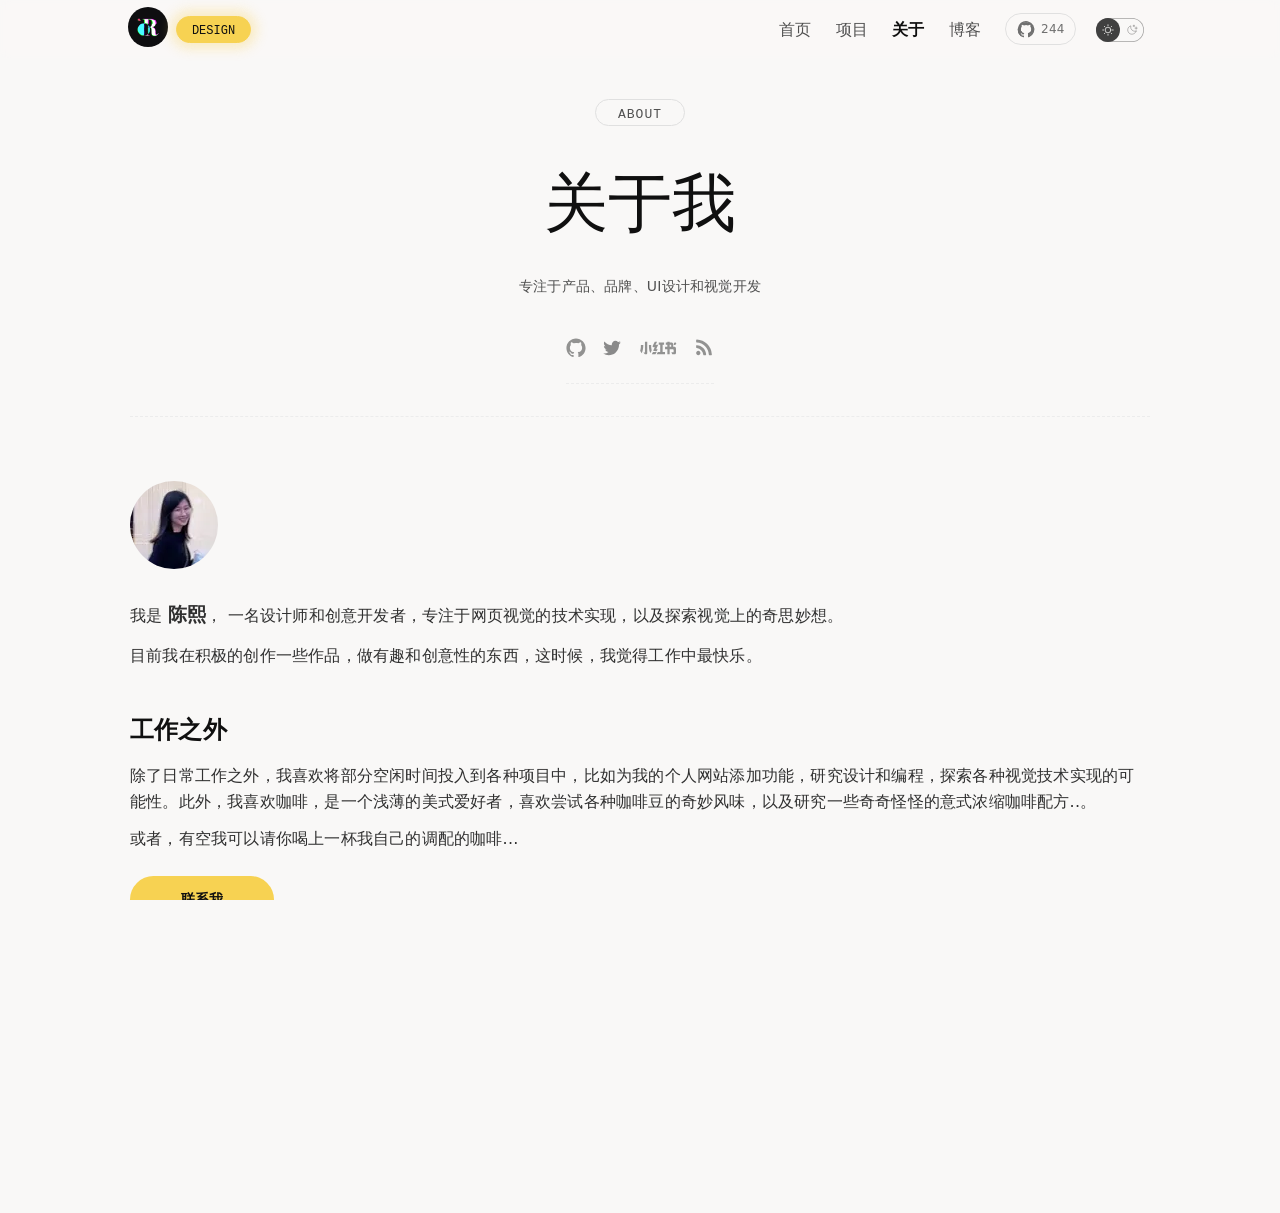
<file: about/index.html>
<!DOCTYPE html><html lang="en"> <head><meta charset="UTF-8"><meta name="description" property="og:description" content="设计师陈熙的个人介绍"><meta name="keywords" content="陈熙,博客"><link rel="sitemap" href="/sitemap-index.xml"><link rel="alternate" type="application/rss+xml" title="设计师陈熙的个人介绍" href="https://gigiislove9-star.github.io/rss.xml"><meta http-equiv="X-UA-Compatible" content="IE=Edge,chrome=1"><meta name="viewport" content="width=device-width, initial-scale=1.0, user-scalable=no"><meta name="generator" content="Astro v6.4.4"><title>设计师陈熙的个人介绍</title><link rel="icon" type="image/svg+xml" href="/favicon.png"><script>
	const getThemePreference = () => {
		if (typeof localStorage !== 'undefined' && localStorage.getItem('theme')) {
			return localStorage.getItem('theme');
		}
		return window.matchMedia('(prefers-color-scheme: dark)').matches ? 'dark' : 'light';
	};
	const isDark = getThemePreference() === 'dark';
	document.documentElement.classList[isDark ? 'add' : 'remove']('theme-dark');

	if (typeof localStorage !== 'undefined') {
		// Watch the document element and persist user preference when it changes.
		const observer = new MutationObserver(() => {
			const isDark = document.documentElement.classList.contains('theme-dark');
			localStorage.setItem('theme', isDark ? 'dark' : 'light');
		});
		observer.observe(document.documentElement, { attributes: true, attributeFilter: ['class'] });
	}
</script><!-- GA4 跟踪代码 --><!-- UMAMIId 跟踪代码 --><link rel="stylesheet" href="/_astro/MainHead.BTmaqvdL.css">
<style>a[data-astro-cid-balv45lp]{--btn-color: #101010;--color--yellow: #f7d252;--color--dark-yellow: #ecba0e;position:relative;display:inline-flex;place-content:center;text-align:center;padding:1.125em 2em;color:var(--btn-color)!important;text-decoration:none;line-height:1.1;border-radius:var(--radius-small);overflow:hidden;background:var(--color--yellow);white-space:nowrap;font-size:var(--text-sm);font-weight:600;margin:0;transition:all .35s;border-radius:36px;min-width:144px}a[data-astro-cid-balv45lp]:hover{border-color:var(--color--dark-yellow);background-color:var(--color--dark-yellow);box-shadow:0 0 24px 11px #f7d252bf}a[data-astro-cid-balv45lp]:after{content:"";position:absolute;inset:0;pointer-events:none;transition:background-color var(--theme-transition);mix-blend-mode:overlay}a[data-astro-cid-balv45lp]:focus:after,a[data-astro-cid-balv45lp]:hover:after{background-color:hsla(var(--color-999-basis),.3)}
.ic-social{fill:var(--color-100);width:auto;height:22px}.social{margin:0 auto;display:flex;gap:16px;align-items:center;justify-content:center;padding-bottom:8px}.social a{opacity:.75}.social a:hover{opacity:1}.social-link svg{fill:var(--color-400);width:auto;height:20px;color:var(--color-400)}.social .ic-behance:hover{fill:#0056ff!important}.social .ic-dribbble:hover{fill:#d145bf!important}.social .ic-bilibili:hover{fill:#00aeec!important}.social .ic-zcool:hover{fill:#ffd100!important}.social .ic-rss:hover{fill:#ee802f!important}.social .ic-github:hover{fill:var(--color-200)}.social .ic-xiaohongshu{width:40px;height:auto}.social .ic-xiaohongshu:hover{fill:#ff2742!important}.section-header[data-astro-cid-wk2votdk]{margin:24px 0 32px}.section-content[data-astro-cid-wk2votdk]{position:relative;display:flex;align-items:center;justify-content:center;flex-direction:column;color:var(--color-100)}.section-show[data-astro-cid-wk2votdk]{display:flex;justify-content:flex-end}.section-title[data-astro-cid-wk2votdk]{margin-left:auto;margin-right:auto;text-align:center}.section-title[data-astro-cid-wk2votdk] h1[data-astro-cid-wk2votdk]{font-size:72px;font-size:4rem;line-height:1.2;font-weight:500}.section-author[data-astro-cid-wk2votdk]{display:flex;flex-wrap:nowrap;align-items:center;gap:12px;min-width:-webkit-fit-content;min-width:-moz-fit-content;min-width:fit-content}.section-avatar[data-astro-cid-wk2votdk]{display:inline-block;position:relative;line-height:1;width:44px;height:44px;border-radius:50%}.section-avatar__img[data-astro-cid-wk2votdk]{display:block;border-radius:50%}.section-avatar__name[data-astro-cid-wk2votdk]{line-height:normal;font-weight:400;font-size:22px}.section-desc[data-astro-cid-wk2votdk]{max-width:480px;margin:24px auto;text-align:center}.section-saying[data-astro-cid-wk2votdk]{font-size:1rem;line-height:160%;font-weight:400;text-align:center;color:var(--color-300)}.section-saying[data-astro-cid-wk2votdk] strong[data-astro-cid-wk2votdk]{display:block;font-weight:600;margin-bottom:1em;color:var(--color-100)}.section-saying[data-astro-cid-wk2votdk] p[data-astro-cid-wk2votdk]{font-size:.875rem;margin-bottom:.5em;text-align:center}.section-saying[data-astro-cid-wk2votdk] a[data-astro-cid-wk2votdk]:link{color:#11a371}.section-saying[data-astro-cid-wk2votdk] a[data-astro-cid-wk2votdk]:hover{opacity:.75}.title-tag[data-astro-cid-wk2votdk]{display:inline-block;font-size:13px;line-height:1;margin:16px auto 24px;border:1px solid var(--color-700);border-radius:36px;padding:8px 22px 4px;color:var(--color-300);text-align:center;font-family:var(--font-type);text-transform:uppercase;letter-spacing:1px}.section-show[data-astro-cid-wk2votdk] .card-item[data-astro-cid-wk2votdk]{width:100%;max-width:480px;margin-bottom:0}@media(max-width:1023px){.section-title[data-astro-cid-wk2votdk] h1[data-astro-cid-wk2votdk]{font-size:3.75rem}}@media(max-width:767px){.section-content[data-astro-cid-wk2votdk]{align-items:center}.section-author[data-astro-cid-wk2votdk]{justify-content:center}.section-title[data-astro-cid-wk2votdk] h1[data-astro-cid-wk2votdk]{font-size:3rem}}@media(max-width:576px){.section-content[data-astro-cid-wk2votdk]{align-items:center}.section-author[data-astro-cid-wk2votdk]{justify-content:center}}.title-svg{width:auto;height:72px}@media(max-width:1440px){.title-svg{height:64px}}@media(max-width:767px){.title-svg{height:56px}}@media(max-width:575px){.title-svg{width:auto;height:48px}}
:root{--bg-svg-blend-mode: overlay;--bg-blend-mode: darken}:root.theme-dark{--bg-svg-blend-mode: darken;--bg-blend-mode: lighten}img{max-width:100%}.post{display:block;max-width:1020px;width:100%;margin:0 auto}section{position:relative;margin:0 auto 36px;width:100%;font-size:16px}p{line-height:1.6;margin-bottom:.875em;text-align:left}strong{font-weight:700}ul{padding-left:2em;margin:2em 0}ul ul{padding-left:1em;margin:.75em 0 2em}ul li{margin:.5em 0 .75em}.post-header{width:100%;margin:24px auto;padding-bottom:2rem;border-bottom:1px solid var(--border)}h1{font-size:2.25rem;font-weight:700;color:var(--color-100);text-align:center;line-height:1.333;margin:1rem auto .5rem}h2{font-size:2rem;font-weight:700;color:var(--color-100)}h3{font-size:1.5rem;font-weight:700;color:var(--color-100)}a:hover{text-decoration:underline}.post-title{grid-column-start:1;font-size:1.5rem;color:var(--color-100)}.content{margin-top:20px;color:var(--color-200);font-size:1rem}@media(max-width:576px){.post h1{font-size:1.75rem;margin-top:2rem}.post h2{font-size:1.5rem}.post h3,.post .post-title{font-size:1.25rem}.post p,.post ul,.post li{font-size:.875rem}}
</style>
<link rel="stylesheet" href="/_astro/Footer.Dp0xjgwi.css">
<style>.about[data-astro-cid-kh7btl4r]{display:flex;flex-direction:column;margin:0 auto}p[data-astro-cid-kh7btl4r]{margin:.75rem 0}figure[data-astro-cid-kh7btl4r]{margin:2rem 0}img[data-astro-cid-kh7btl4r]{max-width:100%}.portrait[data-astro-cid-kh7btl4r]{border-radius:100px;margin:12px 0;overflow:hidden;text-align:left}a[data-astro-cid-kh7btl4r],a[data-astro-cid-kh7btl4r]:link{color:var(--color-blue)}
</style></head> <body class="_body"> <div class=""> <nav data-astro-cid-dmqpwcec> <div class="container nav-wrapper" data-astro-cid-dmqpwcec> <div class="menu-header" data-astro-cid-dmqpwcec> <div class="site-title" data-astro-cid-dmqpwcec> <a href="/" class="author" data-astro-cid-dmqpwcec> <figure class="avatar" data-astro-cid-dmqpwcec> <img class="avatar__img" src="/assets/author.png" alt="" draggable="false" data-astro-cid-dmqpwcec> </figure> </a> <div class="train-switch" data-astro-cid-4bx3op6j> <button data-state="0" class="font-type train-yellow" data-astro-cid-4bx3op6j><span data-astro-cid-4bx3op6j>DESIGN</span> </button> <button data-state="1" class="font-type train-blue" data-astro-cid-4bx3op6j> <span data-astro-cid-4bx3op6j>SKILL</span></button> <button data-state="2" class="font-type train-green" data-astro-cid-4bx3op6j><span data-astro-cid-4bx3op6j>NEED3D</span></button> <button data-state="3" class="font-type train-white" data-astro-cid-4bx3op6j><span data-astro-cid-4bx3op6j>OFF</span></button> </div> <script type="module">
    // 定义事件，用于组件间通信
    const EFFECT_CHANGE_EVENT = 'effect-state-changed';

    // localStorage 操作函数
    const saveState = (state) => {
        try {
            localStorage.setItem('effectState', state.toString());
            // 设置过期时间 (48小时)
            const expiry = Date.now() + 48 * 60 * 60 * 1000;
            localStorage.setItem('effectStateExpiry', expiry.toString());
        } catch (e) {
            console.error('无法保存状态到localStorage:', e);
        }
    };

    const getCurrentState = () => {
        try {
            // 检查是否过期
            const expiry = localStorage.getItem('effectStateExpiry');
            if (expiry && parseInt(expiry) < Date.now()) {
                // 已过期，清除状态
                localStorage.removeItem('effectState');
                localStorage.removeItem('effectStateExpiry');
                return 0;
            }

            const savedState = localStorage.getItem('effectState');
            return savedState ? parseInt(savedState) : 0;
        } catch (e) {
            console.error('无法从localStorage读取状态:', e);
            return 0;
        }
    };

    // 获取按钮元素
    const buttons = document.querySelectorAll('.train-switch button');

    // 更新按钮显示
    const updateButtonDisplay = (state) => {
        buttons.forEach((button, index) => {
            button.style.display = index === state ? 'block' : 'none';
        });
    };

    // 初始化页面
    const currentState = getCurrentState();
    updateButtonDisplay(currentState);

    // 按钮点击事件
    // 按钮点击事件
    buttons.forEach((button, index) => {
        button.addEventListener('click', () => {
            const newState = (index + 1) % 4; // 循环切换状态

            // 保存状态到 localStorage，48小时有效
            saveState(newState);

            // 更新按钮显示
            updateButtonDisplay(newState);

            // 触发自定义事件，通知效果组件更新
            window.dispatchEvent(new CustomEvent(EFFECT_CHANGE_EVENT, {
                detail: { state: newState }
            }));
        });
    });
</script> </div> </div> <div id="menu-content" data-astro-cid-dmqpwcec> <div class="menu-footer pc-nav" data-astro-cid-dmqpwcec> <ul class="nav-items" data-astro-cid-dmqpwcec> <li data-astro-cid-dmqpwcec> <a class="link" href="/" target="_self" data-astro-cid-dmqpwcec> 首页 </a> </li><li data-astro-cid-dmqpwcec> <a class="link" href="/project" target="_self" data-astro-cid-dmqpwcec> 项目 </a> </li><li data-astro-cid-dmqpwcec> <a class="link active" href="/about" target="_self" data-astro-cid-dmqpwcec> 关于 </a> </li><li data-astro-cid-dmqpwcec> <a class="link" href="/blog" target="_self" data-astro-cid-dmqpwcec> 博客 </a> </li> <li data-astro-cid-dmqpwcec> <a class="github-stars" href="https://github.com/ricocc/public-portfolio-site" target="_blank" rel="noopener noreferrer" aria-label="Open ricocc/public-portfolio-site on GitHub" data-github-stars data-astro-cid-lteji3p7> <svg xmlns="http://www.w3.org/2000/svg" width="40" height="40" viewBox="0 0 256 256" aria-hidden="true" stroke="currentcolor" fill="currentcolor" style="--size:1.25rem" class="astro-patnjmll" data-astro-cid-patnjmll> <g data-astro-cid-patnjmll><g stroke-linecap="round" stroke-linejoin="round"><path fill="none" stroke-width="14.7" d="M55.7 167.2c13.9 1 21.3 13.1 22.2 14.6 4.2 7.2 10.4 9.6 18.3 7.1l1.1-3.4a60.3 60.3 0 0 1-25.8-11.9c-12-10.1-18-25.6-18-46.3"/><path fill="none" stroke-width="16" d="M61.4 205.1a24.5 24.5 0 0 1-3-6.1c-3.2-7.9-7.1-10.6-7.8-11.1l-1-.6c-2.4-1.6-9.5-6.5-7.2-13.9 1.4-4.5 6-7.2 12.3-7.2h.8c4 .3 7.6 1.5 10.7 3.2-9.1-10.1-13.6-24.3-13.6-42.3 0-11.3 3.5-21.7 10.1-30.4A46.7 46.7 0 0 1 65 67.3a8.3 8.3 0 0 1 5-4.7c2.8-.9 13.3-2.7 33.2 9.9a105 105 0 0 1 50.5 0c19.9-12.6 30.4-10.8 33.2-9.9 2.3.7 4.1 2.4 5 4.7 5 12.7 4 23.2 2.6 29.4 6.7 8.7 10 18.9 10 30.4 0 42.6-25.8 54.7-43.6 58.7 1.4 4.1 2.2 8.8 2.2 13.7l-.1 23.4v2.3"/><path fill="none" stroke-width="16" d="M160.9 185.7c1.4 4.1 2.2 8.8 2.2 13.7l-.1 23.4v2.3A98.6 98.6 0 1 0 61.4 205c-1.4-2.1-11.3-17.5-11.8-17.8-2.4-1.6-9.5-6.5-7.2-13.9 1.4-4.5 6-7.2 12.3-7.2h.8c4 .3 7.6 1.5 10.7 3.2-9.1-10.1-13.6-24.3-13.6-42.3 0-11.3 3.5-21.7 10.1-30.4A46.4 46.4 0 0 1 65 67.3a8.3 8.3 0 0 1 5-4.7c2.8-.9 13.3-2.7 33.2 9.9a105 105 0 0 1 50.5 0c19.9-12.6 30.4-10.8 33.2-9.9 2.3.7 4.1 2.4 5 4.7 5 12.7 4 23.2 2.6 29.4 6.7 8.7 10 18.9 10 30.4.1 42.6-25.8 54.7-43.6 58.6z"/><path fill="none" stroke-width="18.7" d="m170.1 203.3 17.3-12 17.2-18.7 9.5-26.6v-27.9l-9.5-27.5" /><path fill="none" stroke-width="22.7" d="m92.1 57.3 23.3-4.6 18.7-1.4 29.3 5.4m-110 32.6-8 16-4 21.4.6 20.3 3.4 13" /><path fill="none" stroke-width="13.3" d="M28.8 133a100 100 0 0 0 66.9 94.4v-8.7c-22.4 1.8-33-11.5-35.6-19.8-3.4-8.6-7.8-11.4-8.5-11.8"/></g></g>  </svg> <span class="github-stars__count" data-github-stars-count data-astro-cid-lteji3p7>244</span> </a> <script>(function(){const repo = "ricocc/public-portfolio-site";

	const starLinks = document.querySelectorAll('[data-github-stars]');
	const starCounts = document.querySelectorAll('[data-github-stars-count]');

	if (starLinks.length && starCounts.length) {
		window.__githubStarsPromise ||= fetch(`https://api.github.com/repos/${repo}`, {
			cache: 'no-store',
			headers: {
				Accept: 'application/vnd.github+json',
			},
		});

		window.__githubStarsPromise
			.then((response) => (response.ok ? response.json() : null))
			.then((data) => {
				if (typeof data?.stargazers_count !== 'number') return;
				const formattedStars = new Intl.NumberFormat('en', {
					notation: data.stargazers_count >= 10000 ? 'compact' : 'standard',
					maximumFractionDigits: 1,
				}).format(data.stargazers_count);
				starCounts.forEach((starCount) => {
					starCount.textContent = formattedStars;
				});
				starLinks.forEach((starLink) => {
					starLink.setAttribute('aria-label', `${repo} has ${data.stargazers_count} GitHub stars`);
				});
			})
			.catch(() => {
				starLinks.forEach((starLink) => {
					starLink.setAttribute('data-stars-unavailable', 'true');
				});
			});
	}
})();</script> </li> </ul> <div class="theme-toggle" style="transform:scale(0.75)" data-astro-cid-dmqpwcec> <theme-toggle data-astro-cid-x3pjskd3="true"> <button data-astro-cid-x3pjskd3> <!-- <span class="sr-only">Dark theme</span> --> <span class="icon light" data-astro-cid-x3pjskd3><svg xmlns="http://www.w3.org/2000/svg" width="40" height="40" viewBox="0 0 256 256" aria-hidden="true" stroke="currentcolor" fill="currentcolor" class="astro-patnjmll" data-astro-cid-patnjmll> <g data-astro-cid-patnjmll><circle cx="128" cy="128" r="60" fill="none" stroke-linecap="round" stroke-linejoin="round" stroke-width="16"/><path fill="none" stroke-linecap="round" stroke-linejoin="round" stroke-width="16" d="M128 36V16M63 63 49 49m-13 79H16m47 65-14 14m79 13v20m65-47 14 14m13-79h20m-47-65 14-14"/></g>  </svg></span> <span class="icon dark" data-astro-cid-x3pjskd3><svg xmlns="http://www.w3.org/2000/svg" width="40" height="40" viewBox="0 0 256 256" aria-hidden="true" stroke="currentcolor" fill="currentcolor" class="astro-patnjmll" data-astro-cid-patnjmll> <g data-astro-cid-patnjmll><path fill="none" stroke-linecap="round" stroke-linejoin="round" stroke-width="16" d="M216 112V64m24 24h-48m-24-64v32m16-16h-32m65 113A92 92 0 0 1 103 39h0a92 92 0 1 0 114 114Z"/></g>  </svg></span> </button> </theme-toggle>  <script type="module">class n extends HTMLElement{constructor(){super();const e=this.querySelector("button"),t=s=>{document.documentElement.classList[s?"add":"remove"]("theme-dark"),e.setAttribute("aria-pressed",String(s))};e.addEventListener("click",()=>t(!this.isDark())),t(this.isDark())}isDark(){return document.documentElement.classList.contains("theme-dark")}}customElements.define("theme-toggle",n);</script> </div> </div> <div class="mobile-header" data-astro-cid-mmnn6jm5> <div class="hamburger" data-astro-cid-mmnn6jm5> <div class="hamburger-toggle" data-astro-cid-mmnn6jm5> <span data-astro-cid-mmnn6jm5></span> </div> </div> <div class="m-nav" data-astro-cid-mmnn6jm5> <div class="m-nav-wrap" data-astro-cid-mmnn6jm5> <ul class="m-menu" data-astro-cid-mmnn6jm5> <li class="m-menu-li" data-astro-cid-mmnn6jm5> <a class="m-menu__link l" href="/" target="_self" data-astro-cid-mmnn6jm5> 首页 </a> </li><li class="m-menu-li" data-astro-cid-mmnn6jm5> <a class="m-menu__link l" href="/project" target="_self" data-astro-cid-mmnn6jm5> 项目 </a> </li><li class="m-menu-li" data-astro-cid-mmnn6jm5> <a class="m-menu__link l active" href="/about" target="_self" data-astro-cid-mmnn6jm5> 关于 </a> </li><li class="m-menu-li" data-astro-cid-mmnn6jm5> <a class="m-menu__link l" href="/blog" target="_self" data-astro-cid-mmnn6jm5> 博客 </a> </li> <li class="m-menu-li m-menu-li--github" data-astro-cid-mmnn6jm5> <a class="github-stars" href="https://github.com/ricocc/public-portfolio-site" target="_blank" rel="noopener noreferrer" aria-label="Open ricocc/public-portfolio-site on GitHub" data-github-stars data-astro-cid-lteji3p7> <svg xmlns="http://www.w3.org/2000/svg" width="40" height="40" viewBox="0 0 256 256" aria-hidden="true" stroke="currentcolor" fill="currentcolor" style="--size:1.25rem" class="astro-patnjmll" data-astro-cid-patnjmll> <g data-astro-cid-patnjmll><g stroke-linecap="round" stroke-linejoin="round"><path fill="none" stroke-width="14.7" d="M55.7 167.2c13.9 1 21.3 13.1 22.2 14.6 4.2 7.2 10.4 9.6 18.3 7.1l1.1-3.4a60.3 60.3 0 0 1-25.8-11.9c-12-10.1-18-25.6-18-46.3"/><path fill="none" stroke-width="16" d="M61.4 205.1a24.5 24.5 0 0 1-3-6.1c-3.2-7.9-7.1-10.6-7.8-11.1l-1-.6c-2.4-1.6-9.5-6.5-7.2-13.9 1.4-4.5 6-7.2 12.3-7.2h.8c4 .3 7.6 1.5 10.7 3.2-9.1-10.1-13.6-24.3-13.6-42.3 0-11.3 3.5-21.7 10.1-30.4A46.7 46.7 0 0 1 65 67.3a8.3 8.3 0 0 1 5-4.7c2.8-.9 13.3-2.7 33.2 9.9a105 105 0 0 1 50.5 0c19.9-12.6 30.4-10.8 33.2-9.9 2.3.7 4.1 2.4 5 4.7 5 12.7 4 23.2 2.6 29.4 6.7 8.7 10 18.9 10 30.4 0 42.6-25.8 54.7-43.6 58.7 1.4 4.1 2.2 8.8 2.2 13.7l-.1 23.4v2.3"/><path fill="none" stroke-width="16" d="M160.9 185.7c1.4 4.1 2.2 8.8 2.2 13.7l-.1 23.4v2.3A98.6 98.6 0 1 0 61.4 205c-1.4-2.1-11.3-17.5-11.8-17.8-2.4-1.6-9.5-6.5-7.2-13.9 1.4-4.5 6-7.2 12.3-7.2h.8c4 .3 7.6 1.5 10.7 3.2-9.1-10.1-13.6-24.3-13.6-42.3 0-11.3 3.5-21.7 10.1-30.4A46.4 46.4 0 0 1 65 67.3a8.3 8.3 0 0 1 5-4.7c2.8-.9 13.3-2.7 33.2 9.9a105 105 0 0 1 50.5 0c19.9-12.6 30.4-10.8 33.2-9.9 2.3.7 4.1 2.4 5 4.7 5 12.7 4 23.2 2.6 29.4 6.7 8.7 10 18.9 10 30.4.1 42.6-25.8 54.7-43.6 58.6z"/><path fill="none" stroke-width="18.7" d="m170.1 203.3 17.3-12 17.2-18.7 9.5-26.6v-27.9l-9.5-27.5" /><path fill="none" stroke-width="22.7" d="m92.1 57.3 23.3-4.6 18.7-1.4 29.3 5.4m-110 32.6-8 16-4 21.4.6 20.3 3.4 13" /><path fill="none" stroke-width="13.3" d="M28.8 133a100 100 0 0 0 66.9 94.4v-8.7c-22.4 1.8-33-11.5-35.6-19.8-3.4-8.6-7.8-11.4-8.5-11.8"/></g></g>  </svg> <span class="github-stars__count" data-github-stars-count data-astro-cid-lteji3p7>244</span> </a> <script>(function(){const repo = "ricocc/public-portfolio-site";

	const starLinks = document.querySelectorAll('[data-github-stars]');
	const starCounts = document.querySelectorAll('[data-github-stars-count]');

	if (starLinks.length && starCounts.length) {
		window.__githubStarsPromise ||= fetch(`https://api.github.com/repos/${repo}`, {
			cache: 'no-store',
			headers: {
				Accept: 'application/vnd.github+json',
			},
		});

		window.__githubStarsPromise
			.then((response) => (response.ok ? response.json() : null))
			.then((data) => {
				if (typeof data?.stargazers_count !== 'number') return;
				const formattedStars = new Intl.NumberFormat('en', {
					notation: data.stargazers_count >= 10000 ? 'compact' : 'standard',
					maximumFractionDigits: 1,
				}).format(data.stargazers_count);
				starCounts.forEach((starCount) => {
					starCount.textContent = formattedStars;
				});
				starLinks.forEach((starLink) => {
					starLink.setAttribute('aria-label', `${repo} has ${data.stargazers_count} GitHub stars`);
				});
			})
			.catch(() => {
				starLinks.forEach((starLink) => {
					starLink.setAttribute('data-stars-unavailable', 'true');
				});
			});
	}
})();</script> </li> <li class="m-menu-li" data-astro-cid-mmnn6jm5> <div class="theme-toggle" style="transform:scale(1.1);" data-astro-cid-mmnn6jm5></div> </li> </ul> </div> </div> <div class="m-nav-mask" data-astro-cid-mmnn6jm5></div> </div> <script type="module">document.addEventListener("DOMContentLoaded",()=>{const e=()=>{document.querySelector(".hamburger-toggle")?.classList.toggle("close-line"),document.querySelector(".m-nav")?.classList.toggle("is-active"),document.querySelector(".m-nav-mask")?.classList.toggle("is-active")};document.querySelector(".hamburger-toggle")?.addEventListener("click",e),document.querySelector(".m-nav-mask")?.addEventListener("click",e)});</script> </div> </div> </nav> <div class="train-1" data-astro-cid-yntz5ahj> <div class="effects train-icons" data-astro-cid-yntz5ahj> <div class="effects__img" data-astro-cid-yntz5ahj> <div class="effects__img-inner" style="background-image:url(/assets/effects/3dicons/bezier.png)" data-astro-cid-yntz5ahj></div> </div> <div class="effects__img" data-astro-cid-yntz5ahj> <div class="effects__img-inner" style="background-image:url(/assets/effects/3dicons/game.png)" data-astro-cid-yntz5ahj></div> </div> <div class="effects__img" data-astro-cid-yntz5ahj> <div class="effects__img-inner" style="background-image:url(/assets/effects/3dicons/hourglass.png)" data-astro-cid-yntz5ahj></div> </div> <div class="effects__img" data-astro-cid-yntz5ahj> <div class="effects__img-inner" style="background-image:url(/assets/effects/3dicons/image.png)" data-astro-cid-yntz5ahj></div> </div> <div class="effects__img" data-astro-cid-yntz5ahj> <div class="effects__img-inner" style="background-image:url(/assets/effects/3dicons/rocket.png)" data-astro-cid-yntz5ahj></div> </div> <div class="effects__img" data-astro-cid-yntz5ahj> <div class="effects__img-inner" style="background-image:url(/assets/effects/3dicons/compass.png)" data-astro-cid-yntz5ahj></div> </div> <div class="effects__img" data-astro-cid-yntz5ahj> <div class="effects__img-inner" style="background-image:url(/assets/effects/3dicons/battery.png)" data-astro-cid-yntz5ahj></div> </div> <div class="effects__img" data-astro-cid-yntz5ahj> <div class="effects__img-inner" style="background-image:url(/assets/effects/3dicons/lamp.png)" data-astro-cid-yntz5ahj></div> </div> <div class="effects__img" data-astro-cid-yntz5ahj> <div class="effects__img-inner" style="background-image:url(/assets/effects/3dicons/coffee-cup.png)" data-astro-cid-yntz5ahj></div> </div> <div class="effects__img" data-astro-cid-yntz5ahj> <div class="effects__img-inner" style="background-image:url(/assets/effects/3dicons/weather.png)" data-astro-cid-yntz5ahj></div> </div> </div> </div> <!-- <div class="train-switch train-switch-abs">
    <button data-state="0" class="font-type train-yellow"><span>ICONS</span> </button>
    <button data-state="1" class="font-type train-blue"> <span>LOGO</span></button>
		<button data-state="2" class="font-type train-green"><span>PRISM</span></button>
</div>
 --> <script src="/plugins/effects/imagesloaded.pkgd.min.js"></script> <script src="/plugins/effects/gsap.min.js"></script> <script type="module">
	import { preloadImages } from '/plugins/effects/utils.js';
	import { ImageTrail } from '/plugins/effects/imageTrail.js';

	// 图片数组定义
	const images = [
		'bezier.png',
		'game.png',
		'hourglass.png',
		'image.png',
		'rocket.png',
		'compass.png',
		'battery.png',
		'lamp.png',
		'coffee-cup.png',
		'weather.png'
	];
	const logoImages = [
		'apple.png',
		'blender.png',
		'dribbble.png',
		'figma.png',
		'github.png',
		'pin.png',
		'react.png',
		'sketch.png',
		'vue.png',
		'wechat.png'
	];
	const need3d = [
		'01.png',
		'02.png',
		'03.png',
		'04.png',
		'05.png',
		'06.png',
		'07.png',
		'08.png',
		'09.png',
		'10.png'
	];
	// 定义事件，用于组件间通信
	const EFFECT_CHANGE_EVENT = 'effect-state-changed';

	// 获取当前效果状态
	const getCurrentState = () => {
		try {
			// 检查是否过期
			const expiry = localStorage.getItem('effectStateExpiry');
			if (expiry && parseInt(expiry) < Date.now()) {
				// 已过期，清除状态
				localStorage.removeItem('effectState');
				localStorage.removeItem('effectStateExpiry');
				return 0;
			}

			const savedState = localStorage.getItem('effectState');
			return savedState ? parseInt(savedState) : 0;
		} catch (e) {
			console.error('无法从localStorage读取状态:', e);
			return 0;
		}
	};

	// DOM 元素
	const effects = document.querySelector('.effects');
	const effectsImgs = document.querySelectorAll('.effects__img-inner');

	// 更新图片
	const changeImages = (imagesArr, folderPath) => {
		effectsImgs.forEach((img, index) => {
			img.style.backgroundImage = `url(${folderPath}${imagesArr[index]})`;
		});
	};

	// 更新效果类名
	const updateEffectsClass = (state) => {
		effects.className = 'effects'; // 重置类名
		switch (state) {
			case 0:
				effects.classList.add('train-icons');
				break;
			case 1:
				effects.classList.add('train-logo');
				break;
			case 2:
				effects.classList.add('train-prism');
				break;
			default:
				effects.classList.add('train-icons');
		}
	};

	// 初始化状态
	const initializeState = (state) => {
		updateEffectsClass(state);
		switch (state) {
			case 0:
				changeImages(images, '/assets/effects/3dicons/');
				break;
			case 1:
				changeImages(logoImages, '/assets/effects/logo/');
				break;
			case 2:
				changeImages(need3d, '/assets/effects/need3d/');
				break;
			default:
				changeImages(images, '/assets/effects/3dicons/');
		}
	};

		// 保存 ImageTrail 实例
	let imageTrailInstance = null;

	// 图片预加载
	preloadImages('.effects__img-inner').then(() => {
		imageTrailInstance = new ImageTrail(document.querySelector('.effects'));
	});

	// 初始化页面
	const currentState = getCurrentState();
	initializeState(currentState);

	document.addEventListener('DOMContentLoaded', () => {
		// 确保imageTrailInstance已创建后再检查
		const checkInstanceInterval = setInterval(() => {
			if (imageTrailInstance) {
			// 如果当前状态是3，则禁用鼠标跟随效果
			if (currentState === 3) {
				imageTrailInstance.disable();
			}
			clearInterval(checkInstanceInterval);
			}
		}, 100);
		});

		window.addEventListener(EFFECT_CHANGE_EVENT, (e) => {
		const newState = e.detail.state;

		// 更新图片 & 类名
		initializeState(newState);

		// 控制鼠标跟随
		if (imageTrailInstance) {
			if (newState === 3) {
			imageTrailInstance.disable();
			} else {
			imageTrailInstance.enable();
			// 重要：确保在启用后重新开始渲染循环
			imageTrailInstance.restartRender();
			}
		}
		});
</script>  <script type="module">class i extends HTMLElement{constructor(){super(),this.appendChild(this.querySelector("template").content.cloneNode(!0));const t=this.querySelector("button"),n=document.getElementById("menu-content");n.hidden=!0;const d=e=>{t.setAttribute("aria-expanded",e?"true":"false"),n.hidden=!e};t.addEventListener("click",()=>d(n.hidden));const s=e=>{d(e.matches),t.hidden=e.matches},c=window.matchMedia("(min-width: 50em)");s(c),c.addEventListener("change",s)}}customElements.define("menu-button",i);</script> <div class="section post"> <div class="container">  <div class="post" data-astro-cid-kh7btl4r> <main class="post-wrapper about" data-astro-cid-kh7btl4r> <div class="section-header" data-astro-cid-wk2votdk> <div class="row" data-astro-cid-wk2votdk> <div class="section-content col-1a" data-astro-cid-wk2votdk> <div class="section-title" data-astro-cid-wk2votdk> <div class="title-tag" data-astro-cid-wk2votdk> ABOUT </div> <h1 class="header-title font-huiwen" data-astro-cid-wk2votdk> 
关于我
 </h1> </div> <div class="section-desc" data-astro-cid-wk2votdk> <div class="section-saying" data-astro-cid-wk2votdk> <p data-astro-cid-wk2votdk> 专注于产品、品牌、UI设计和视觉开发</p> </div> </div> <div class="section-social" data-astro-cid-wk2votdk> <div class="author border-bottom"> <div class="social"> <a href="https://github.com/ricocc/public-portfolio-site" target="_blank" class="social-link"> <svg t="1730125604816" class="icon ic-github ic-social" viewBox="0 0 1024 1024" version="1.1" xmlns="http://www.w3.org/2000/svg" p-id="12741" width="256" height="256"><path d="M511.957333 21.333333C241.024 21.333333 21.333333 240.981333 21.333333 512c0 216.832 140.544 400.725333 335.573334 465.664 24.490667 4.394667 32.256-10.069333 32.256-23.082667 0-11.690667 0.256-44.245333 0-85.205333-136.448 29.610667-164.736-64.64-164.736-64.64-22.314667-56.704-54.4-71.765333-54.4-71.765333-44.586667-30.464 3.285333-29.824 3.285333-29.824 49.194667 3.413333 75.178667 50.517333 75.178667 50.517333 43.776 75.008 114.816 53.333333 142.762666 40.789333 4.522667-31.658667 17.152-53.376 31.189334-65.536-108.970667-12.458667-223.488-54.485333-223.488-242.602666 0-53.546667 19.114667-97.322667 50.517333-131.669334-5.034667-12.330667-21.930667-62.293333 4.778667-129.834666 0 0 41.258667-13.184 134.912 50.346666a469.802667 469.802667 0 0 1 122.88-16.554666c41.642667 0.213333 83.626667 5.632 122.88 16.554666 93.653333-63.488 134.784-50.346667 134.784-50.346666 26.752 67.541333 9.898667 117.504 4.864 129.834666 31.402667 34.346667 50.474667 78.122667 50.474666 131.669334 0 188.586667-114.730667 230.016-224.042666 242.090666 17.578667 15.232 33.578667 44.672 33.578666 90.453334v135.850666c0 13.141333 7.936 27.605333 32.853334 22.869334C862.250667 912.597333 1002.666667 728.746667 1002.666667 512 1002.666667 240.981333 783.018667 21.333333 511.957333 21.333333z" p-id="12742"></path></svg> </a><a href="https://x.com/ricouii" target="_blank" class="social-link"> <svg class="ic-twitter icon" width="1792" height="1792" viewBox="0 0 1792 1792" xmlns="http://www.w3.org/2000/svg"><path d="M1684 408q-67 98-162 167 1 14 1 42 0 130-38 259.5t-115.5 248.5-184.5 210.5-258 146-323 54.5q-271 0-496-145 35 4 78 4 225 0 401-138-105-2-188-64.5t-114-159.5q33 5 61 5 43 0 85-11-112-23-185.5-111.5t-73.5-205.5v-4q68 38 146 41-66-44-105-115t-39-154q0-88 44-163 121 149 294.5 238.5t371.5 99.5q-8-38-8-74 0-134 94.5-228.5t228.5-94.5q140 0 236 102 109-21 205-78-37 115-142 178 93-10 186-50z" fill="#666666"></path></svg> </a><a href="https://www.xiaohongshu.com/user/profile/5f2b6903000000000101f51f" target="_blank" class="social-link"> <svg t="1728957787092"  class="ic-xiaohongshu ic-social icon" viewBox="0 0 2496 1024" version="1.1" xmlns="http://www.w3.org/2000/svg" p-id="3844" width="128" height="128"><path d="M2366.874 190.874l-3.687-3.687c-33.382-31.949-69.017-21.709-94.617-5.53-22.324 14.132-35.84 38.913-35.84 65.332v73.113h76.595c67.174 0.205 103.629-80.486 57.549-129.228z" fill="" p-id="3845"></path><path d="M2197.3 441.344c0-33.587-0.206-133.734-0.82-164.25-0.82-103.014-106.496-100.556-106.496-100.556h-114.893l-0.819-58.778h-144.18v58.778h-94.617v139.264h93.184v124.723h-140.288V587.57h144.384v316.007h142.95V585.523c70.452 0 134.759-1.024 198.861 0.41 31.95 0.614 49.152 21.094 50.176 52.429 1.23 37.478 0 145.817 0 145.817l-144.384-0.41 55.501 119.809h132.71s101.991 2.662 101.991-101.581V549.888c0.205-84.378-51.814-109.158-173.26-108.544z m-125.748-0.614h-95.232l-1.024-124.724h96.46V440.73zM136.397 684.85c27.853 49.152 55.705 98.1 86.016 151.552 113.664-159.539 108.544-516.505 108.544-516.505H179.2c12.288 190.873-42.598 359.219-42.803 364.953z m297.37-567.091v667.443h-96.052l91.341 121.242h87.45s61.235 0 59.801-89.293c1.024-218.726 1.229-480.87 1.434-699.597-47.719 0-95.847 0-143.975 0.205z m739.123 381.952c29.49-59.597 59.187-118.989 92.364-186.163-62.873 3.686-115.712 6.758-174.49 10.035 25.191-66.97 64.513-135.578 99.943-206.234h-144.179c-41.984 86.221-86.22 171.418-125.542 258.663-24.986 55.091-4.71 82.125 55.91 84.173 20.48 0.819 40.96 0.204 69.222 0.204-9.83 21.504-16.384 36.045-22.937 50.586-19.251 42.189-39.731 83.968-57.14 126.976-14.13 34.816-0.409 62.464 36.25 66.56 50.586 5.53 101.786 3.891 152.576 4.096 5.735 0 13.927-6.349 16.999-12.083 18.227-33.792 35.225-68.403 54.476-106.291-13.107-1.024-20.07-2.048-27.238-2.253-68.813-1.843-68.813-2.048-37.888-64.307 3.686-7.578 7.578-15.975 11.674-23.962z" fill="" p-id="3846"></path><path d="M1536.614 768.205h149.71V906.65h-517.735c25.19-49.767 69.837-138.445 69.837-138.445h147.66V315.597h-91.955V174.08h333.62v139.264h-91.137v454.86zM680.346 318.464h142.13c-10.854 141.312 34.817 329.933 34.817 329.933s-41.37 92.774-71.475 179.814C716.8 768 679.322 586.957 680.346 318.464z m256 440.934h230.195c-25.805 50.381-46.08 91.341-68.199 131.482-4.096 7.373-16.384 14.336-24.985 14.54-67.175 1.025-134.144 0.615-211.354 0.615 29.287-57.958 53.248-105.062 74.343-146.637z" fill="" p-id="3847"></path></svg> </a><a href="/rss.xml" target="_blank" class="social-link"> <svg t="1730123988138" class="icon ic-rss ic-social " viewBox="0 0 1024 1024" version="1.1" xmlns="http://www.w3.org/2000/svg" p-id="11766" width="256" height="256"><path d="M329.143 768q0 45.714-32 77.714t-77.714 32-77.715-32-32-77.714 32-77.714 77.715-32 77.714 32 32 77.714z m292.571 70.286q1.143 16-9.714 27.428-10.286 12-26.857 12H508q-14.286 0-24.571-9.428T472 844.57q-12.571-130.857-105.429-223.714T142.857 515.43q-14.286-1.143-23.714-11.429t-9.429-24.571v-77.143q0-16.572 12-26.857 9.715-9.715 24.572-9.715h2.857q91.428 7.429 174.857 46T472 515.43q65.143 64.571 103.714 148t46 174.857z m292.572 1.143q1.143 15.428-10.286 26.857-10.286 11.428-26.286 11.428H796q-14.857 0-25.429-10T759.43 843.43Q752.57 720.57 701.714 610T569.43 418t-192-132.286T144 227.43q-14.286-0.572-24.286-11.143t-10-24.857v-81.715q0-16 11.429-26.285 10.286-10.286 25.143-10.286H148q149.714 7.428 286.571 68.571t243.143 168q106.857 106.286 168 243.143t68.572 286.572z" p-id="11767"></path></svg> </a> </div> </div> </div> </div> </div> </div>  <section class="border-top" style="padding-top: 2rem;" data-astro-cid-kh7btl4r> <div class="content" data-astro-cid-kh7btl4r> <div data-astro-cid-kh7btl4r> <img src="/_astro/portrait.DGB36oVo_Z158BGP.webp" alt="portrait" data-astro-cid-kh7btl4r="true" loading="lazy" decoding="async" width="88" height="88" class="portrait"></div> <p data-astro-cid-kh7btl4r>
我是 <strong style="font-size:1.2em" data-astro-cid-kh7btl4r>陈熙</strong>， 一名设计师和创意开发者，专注于网页视觉的技术实现，以及探索视觉上的奇思妙想。
</p> <p data-astro-cid-kh7btl4r>
目前我在积极的创作一些作品，做有趣和创意性的东西，这时候，我觉得工作中最快乐。
</p> </div> </section> <section data-astro-cid-kh7btl4r> <h3 class="post-title" data-astro-cid-kh7btl4r>工作之外</h3> <div class="content" data-astro-cid-kh7btl4r> <p data-astro-cid-kh7btl4r>
除了日常工作之外，我喜欢将部分空闲时间投入到各种项目中，比如为我的个人网站添加功能，研究设计和编程，探索各种视觉技术实现的可能性。此外，我喜欢咖啡，是一个浅薄的美式爱好者，喜欢尝试各种咖啡豆的奇妙风味，以及研究一些奇奇怪怪的意式浓缩咖啡配方..。
</p> <p data-astro-cid-kh7btl4r>或者，有空我可以请你喝上一杯我自己的调配的咖啡...</p> <p style="margin-top:24px;" data-astro-cid-kh7btl4r> <a href="mailto:hello@uiineed.com" target="_self" class="post-btn" data-astro-cid-balv45lp>
联系我
</a> </p> </div> </section> <p data-astro-cid-kh7btl4r></p> <p data-astro-cid-kh7btl4r></p> </main> </div>  </div> </div> <footer data-astro-cid-sz7xmlte> <div class="group" data-astro-cid-sz7xmlte> <p data-astro-cid-sz7xmlte>© 2026 Chenxi. All Rights Reserved.</p> </div> </footer> </div> </body> </html>
</file>
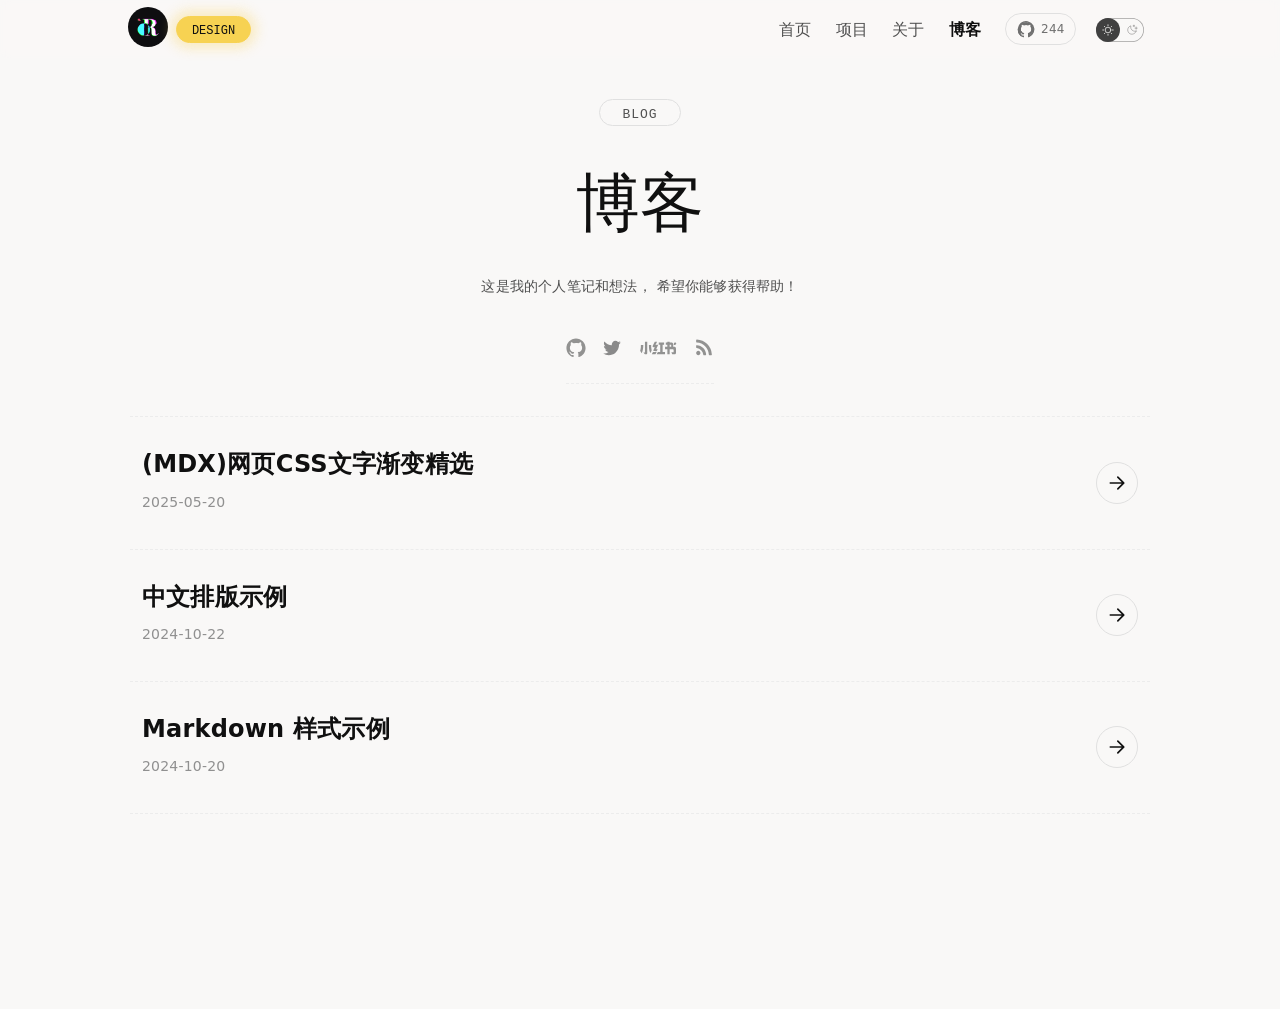
<file: blog/index.html>
<!DOCTYPE html><html lang="en"> <head><meta charset="UTF-8"><meta name="description" property="og:description" content="记录我的一些想法和笔记"><meta name="keywords" content="陈熙,博客,blog"><link rel="sitemap" href="/sitemap-index.xml"><link rel="alternate" type="application/rss+xml" title="陈熙的博客" href="https://gigiislove9-star.github.io/rss.xml"><meta http-equiv="X-UA-Compatible" content="IE=Edge,chrome=1"><meta name="viewport" content="width=device-width, initial-scale=1.0, user-scalable=no"><meta name="generator" content="Astro v6.4.4"><title>陈熙的博客</title><link rel="icon" type="image/svg+xml" href="/favicon.png"><script>
	const getThemePreference = () => {
		if (typeof localStorage !== 'undefined' && localStorage.getItem('theme')) {
			return localStorage.getItem('theme');
		}
		return window.matchMedia('(prefers-color-scheme: dark)').matches ? 'dark' : 'light';
	};
	const isDark = getThemePreference() === 'dark';
	document.documentElement.classList[isDark ? 'add' : 'remove']('theme-dark');

	if (typeof localStorage !== 'undefined') {
		// Watch the document element and persist user preference when it changes.
		const observer = new MutationObserver(() => {
			const isDark = document.documentElement.classList.contains('theme-dark');
			localStorage.setItem('theme', isDark ? 'dark' : 'light');
		});
		observer.observe(document.documentElement, { attributes: true, attributeFilter: ['class'] });
	}
</script><!-- GA4 跟踪代码 --><!-- UMAMIId 跟踪代码 --><link rel="stylesheet" href="/_astro/MainHead.BTmaqvdL.css">
<style>.post-item[data-astro-cid-jzq3evcu]{align-content:center;align-items:center;cursor:pointer;display:flex;flex-direction:row;flex-wrap:nowrap;gap:24px;height:min-content;justify-content:space-between;padding:2rem 12px;position:relative;text-decoration:none;width:100%;transition:all .25s ease-in-out}.post-item[data-astro-cid-jzq3evcu]:nth-child(n):hover{background:var(--color-yellow)}.post-item[data-astro-cid-jzq3evcu]:nth-child(2n):hover{background:var(--color-blue)}.post-item[data-astro-cid-jzq3evcu]:nth-child(3n):hover{background:var(--color-green)}.post-item[data-astro-cid-jzq3evcu]:hover .post-icon[data-astro-cid-jzq3evcu] .icon[data-astro-cid-jzq3evcu]{transform:rotate(-45deg);border:1px solid var(--color-900);background:var(--color-900)}.post-title[data-astro-cid-jzq3evcu]{height:auto;position:relative;word-break:break-word;word-wrap:break-word}.post-title[data-astro-cid-jzq3evcu] h3[data-astro-cid-jzq3evcu]{line-height:1.3em;text-align:left;color:var(--color-100)}.post-icon[data-astro-cid-jzq3evcu]{align-content:center;align-items:center;display:flex;flex:none;flex-direction:row;flex-wrap:nowrap;gap:0px;height:min-content;justify-content:center;overflow:hidden;position:relative;width:min-content}.post-icon[data-astro-cid-jzq3evcu] .icon[data-astro-cid-jzq3evcu]{transition:all .25s ease-in-out}.post-icon[data-astro-cid-jzq3evcu] svg[data-astro-cid-jzq3evcu]{transition:all .25s ease-in-out}.icon[data-astro-cid-jzq3evcu]{padding:10px;border-radius:36px;border:1px solid var(--color-700);display:inline-block;margin:0;font-size:0}.icon[data-astro-cid-jzq3evcu] svg[data-astro-cid-jzq3evcu]{height:20px;width:20px}.publish-date[data-astro-cid-jzq3evcu]{font-size:.875rem;color:var(--color-500);margin:.5rem 0 0;font-weight:400}
.ic-social{fill:var(--color-100);width:auto;height:22px}.social{margin:0 auto;display:flex;gap:16px;align-items:center;justify-content:center;padding-bottom:8px}.social a{opacity:.75}.social a:hover{opacity:1}.social-link svg{fill:var(--color-400);width:auto;height:20px;color:var(--color-400)}.social .ic-behance:hover{fill:#0056ff!important}.social .ic-dribbble:hover{fill:#d145bf!important}.social .ic-bilibili:hover{fill:#00aeec!important}.social .ic-zcool:hover{fill:#ffd100!important}.social .ic-rss:hover{fill:#ee802f!important}.social .ic-github:hover{fill:var(--color-200)}.social .ic-xiaohongshu{width:40px;height:auto}.social .ic-xiaohongshu:hover{fill:#ff2742!important}.section-header[data-astro-cid-wk2votdk]{margin:24px 0 32px}.section-content[data-astro-cid-wk2votdk]{position:relative;display:flex;align-items:center;justify-content:center;flex-direction:column;color:var(--color-100)}.section-show[data-astro-cid-wk2votdk]{display:flex;justify-content:flex-end}.section-title[data-astro-cid-wk2votdk]{margin-left:auto;margin-right:auto;text-align:center}.section-title[data-astro-cid-wk2votdk] h1[data-astro-cid-wk2votdk]{font-size:72px;font-size:4rem;line-height:1.2;font-weight:500}.section-author[data-astro-cid-wk2votdk]{display:flex;flex-wrap:nowrap;align-items:center;gap:12px;min-width:-webkit-fit-content;min-width:-moz-fit-content;min-width:fit-content}.section-avatar[data-astro-cid-wk2votdk]{display:inline-block;position:relative;line-height:1;width:44px;height:44px;border-radius:50%}.section-avatar__img[data-astro-cid-wk2votdk]{display:block;border-radius:50%}.section-avatar__name[data-astro-cid-wk2votdk]{line-height:normal;font-weight:400;font-size:22px}.section-desc[data-astro-cid-wk2votdk]{max-width:480px;margin:24px auto;text-align:center}.section-saying[data-astro-cid-wk2votdk]{font-size:1rem;line-height:160%;font-weight:400;text-align:center;color:var(--color-300)}.section-saying[data-astro-cid-wk2votdk] strong[data-astro-cid-wk2votdk]{display:block;font-weight:600;margin-bottom:1em;color:var(--color-100)}.section-saying[data-astro-cid-wk2votdk] p[data-astro-cid-wk2votdk]{font-size:.875rem;margin-bottom:.5em;text-align:center}.section-saying[data-astro-cid-wk2votdk] a[data-astro-cid-wk2votdk]:link{color:#11a371}.section-saying[data-astro-cid-wk2votdk] a[data-astro-cid-wk2votdk]:hover{opacity:.75}.title-tag[data-astro-cid-wk2votdk]{display:inline-block;font-size:13px;line-height:1;margin:16px auto 24px;border:1px solid var(--color-700);border-radius:36px;padding:8px 22px 4px;color:var(--color-300);text-align:center;font-family:var(--font-type);text-transform:uppercase;letter-spacing:1px}.section-show[data-astro-cid-wk2votdk] .card-item[data-astro-cid-wk2votdk]{width:100%;max-width:480px;margin-bottom:0}@media(max-width:1023px){.section-title[data-astro-cid-wk2votdk] h1[data-astro-cid-wk2votdk]{font-size:3.75rem}}@media(max-width:767px){.section-content[data-astro-cid-wk2votdk]{align-items:center}.section-author[data-astro-cid-wk2votdk]{justify-content:center}.section-title[data-astro-cid-wk2votdk] h1[data-astro-cid-wk2votdk]{font-size:3rem}}@media(max-width:576px){.section-content[data-astro-cid-wk2votdk]{align-items:center}.section-author[data-astro-cid-wk2votdk]{justify-content:center}}.title-svg{width:auto;height:72px}@media(max-width:1440px){.title-svg{height:64px}}@media(max-width:767px){.title-svg{height:56px}}@media(max-width:575px){.title-svg{width:auto;height:48px}}
:root{--bg-svg-blend-mode: overlay;--bg-blend-mode: darken}:root.theme-dark{--bg-svg-blend-mode: darken;--bg-blend-mode: lighten}img{max-width:100%}.post{display:block;max-width:1020px;width:100%;margin:0 auto}section{position:relative;margin:0 auto 36px;width:100%;font-size:16px}p{line-height:1.6;margin-bottom:.875em;text-align:left}strong{font-weight:700}ul{padding-left:2em;margin:2em 0}ul ul{padding-left:1em;margin:.75em 0 2em}ul li{margin:.5em 0 .75em}.post-header{width:100%;margin:24px auto;padding-bottom:2rem;border-bottom:1px solid var(--border)}h1{font-size:2.25rem;font-weight:700;color:var(--color-100);text-align:center;line-height:1.333;margin:1rem auto .5rem}h2{font-size:2rem;font-weight:700;color:var(--color-100)}h3{font-size:1.5rem;font-weight:700;color:var(--color-100)}a:hover{text-decoration:underline}.post-title{grid-column-start:1;font-size:1.5rem;color:var(--color-100)}.content{margin-top:20px;color:var(--color-200);font-size:1rem}@media(max-width:576px){.post h1{font-size:1.75rem;margin-top:2rem}.post h2{font-size:1.5rem}.post h3,.post .post-title{font-size:1.25rem}.post p,.post ul,.post li{font-size:.875rem}}
</style>
<link rel="stylesheet" href="/_astro/Footer.Dp0xjgwi.css"></head> <body class="_body"> <div class=""> <nav data-astro-cid-dmqpwcec> <div class="container nav-wrapper" data-astro-cid-dmqpwcec> <div class="menu-header" data-astro-cid-dmqpwcec> <div class="site-title" data-astro-cid-dmqpwcec> <a href="/" class="author" data-astro-cid-dmqpwcec> <figure class="avatar" data-astro-cid-dmqpwcec> <img class="avatar__img" src="/assets/author.png" alt="" draggable="false" data-astro-cid-dmqpwcec> </figure> </a> <div class="train-switch" data-astro-cid-4bx3op6j> <button data-state="0" class="font-type train-yellow" data-astro-cid-4bx3op6j><span data-astro-cid-4bx3op6j>DESIGN</span> </button> <button data-state="1" class="font-type train-blue" data-astro-cid-4bx3op6j> <span data-astro-cid-4bx3op6j>SKILL</span></button> <button data-state="2" class="font-type train-green" data-astro-cid-4bx3op6j><span data-astro-cid-4bx3op6j>NEED3D</span></button> <button data-state="3" class="font-type train-white" data-astro-cid-4bx3op6j><span data-astro-cid-4bx3op6j>OFF</span></button> </div> <script type="module">
    // 定义事件，用于组件间通信
    const EFFECT_CHANGE_EVENT = 'effect-state-changed';

    // localStorage 操作函数
    const saveState = (state) => {
        try {
            localStorage.setItem('effectState', state.toString());
            // 设置过期时间 (48小时)
            const expiry = Date.now() + 48 * 60 * 60 * 1000;
            localStorage.setItem('effectStateExpiry', expiry.toString());
        } catch (e) {
            console.error('无法保存状态到localStorage:', e);
        }
    };

    const getCurrentState = () => {
        try {
            // 检查是否过期
            const expiry = localStorage.getItem('effectStateExpiry');
            if (expiry && parseInt(expiry) < Date.now()) {
                // 已过期，清除状态
                localStorage.removeItem('effectState');
                localStorage.removeItem('effectStateExpiry');
                return 0;
            }

            const savedState = localStorage.getItem('effectState');
            return savedState ? parseInt(savedState) : 0;
        } catch (e) {
            console.error('无法从localStorage读取状态:', e);
            return 0;
        }
    };

    // 获取按钮元素
    const buttons = document.querySelectorAll('.train-switch button');

    // 更新按钮显示
    const updateButtonDisplay = (state) => {
        buttons.forEach((button, index) => {
            button.style.display = index === state ? 'block' : 'none';
        });
    };

    // 初始化页面
    const currentState = getCurrentState();
    updateButtonDisplay(currentState);

    // 按钮点击事件
    // 按钮点击事件
    buttons.forEach((button, index) => {
        button.addEventListener('click', () => {
            const newState = (index + 1) % 4; // 循环切换状态

            // 保存状态到 localStorage，48小时有效
            saveState(newState);

            // 更新按钮显示
            updateButtonDisplay(newState);

            // 触发自定义事件，通知效果组件更新
            window.dispatchEvent(new CustomEvent(EFFECT_CHANGE_EVENT, {
                detail: { state: newState }
            }));
        });
    });
</script> </div> </div> <div id="menu-content" data-astro-cid-dmqpwcec> <div class="menu-footer pc-nav" data-astro-cid-dmqpwcec> <ul class="nav-items" data-astro-cid-dmqpwcec> <li data-astro-cid-dmqpwcec> <a class="link" href="/" target="_self" data-astro-cid-dmqpwcec> 首页 </a> </li><li data-astro-cid-dmqpwcec> <a class="link" href="/project" target="_self" data-astro-cid-dmqpwcec> 项目 </a> </li><li data-astro-cid-dmqpwcec> <a class="link" href="/about" target="_self" data-astro-cid-dmqpwcec> 关于 </a> </li><li data-astro-cid-dmqpwcec> <a class="link active" href="/blog" target="_self" data-astro-cid-dmqpwcec> 博客 </a> </li> <li data-astro-cid-dmqpwcec> <a class="github-stars" href="https://github.com/ricocc/public-portfolio-site" target="_blank" rel="noopener noreferrer" aria-label="Open ricocc/public-portfolio-site on GitHub" data-github-stars data-astro-cid-lteji3p7> <svg xmlns="http://www.w3.org/2000/svg" width="40" height="40" viewBox="0 0 256 256" aria-hidden="true" stroke="currentcolor" fill="currentcolor" style="--size:1.25rem" class="astro-patnjmll" data-astro-cid-patnjmll> <g data-astro-cid-patnjmll><g stroke-linecap="round" stroke-linejoin="round"><path fill="none" stroke-width="14.7" d="M55.7 167.2c13.9 1 21.3 13.1 22.2 14.6 4.2 7.2 10.4 9.6 18.3 7.1l1.1-3.4a60.3 60.3 0 0 1-25.8-11.9c-12-10.1-18-25.6-18-46.3"/><path fill="none" stroke-width="16" d="M61.4 205.1a24.5 24.5 0 0 1-3-6.1c-3.2-7.9-7.1-10.6-7.8-11.1l-1-.6c-2.4-1.6-9.5-6.5-7.2-13.9 1.4-4.5 6-7.2 12.3-7.2h.8c4 .3 7.6 1.5 10.7 3.2-9.1-10.1-13.6-24.3-13.6-42.3 0-11.3 3.5-21.7 10.1-30.4A46.7 46.7 0 0 1 65 67.3a8.3 8.3 0 0 1 5-4.7c2.8-.9 13.3-2.7 33.2 9.9a105 105 0 0 1 50.5 0c19.9-12.6 30.4-10.8 33.2-9.9 2.3.7 4.1 2.4 5 4.7 5 12.7 4 23.2 2.6 29.4 6.7 8.7 10 18.9 10 30.4 0 42.6-25.8 54.7-43.6 58.7 1.4 4.1 2.2 8.8 2.2 13.7l-.1 23.4v2.3"/><path fill="none" stroke-width="16" d="M160.9 185.7c1.4 4.1 2.2 8.8 2.2 13.7l-.1 23.4v2.3A98.6 98.6 0 1 0 61.4 205c-1.4-2.1-11.3-17.5-11.8-17.8-2.4-1.6-9.5-6.5-7.2-13.9 1.4-4.5 6-7.2 12.3-7.2h.8c4 .3 7.6 1.5 10.7 3.2-9.1-10.1-13.6-24.3-13.6-42.3 0-11.3 3.5-21.7 10.1-30.4A46.4 46.4 0 0 1 65 67.3a8.3 8.3 0 0 1 5-4.7c2.8-.9 13.3-2.7 33.2 9.9a105 105 0 0 1 50.5 0c19.9-12.6 30.4-10.8 33.2-9.9 2.3.7 4.1 2.4 5 4.7 5 12.7 4 23.2 2.6 29.4 6.7 8.7 10 18.9 10 30.4.1 42.6-25.8 54.7-43.6 58.6z"/><path fill="none" stroke-width="18.7" d="m170.1 203.3 17.3-12 17.2-18.7 9.5-26.6v-27.9l-9.5-27.5" /><path fill="none" stroke-width="22.7" d="m92.1 57.3 23.3-4.6 18.7-1.4 29.3 5.4m-110 32.6-8 16-4 21.4.6 20.3 3.4 13" /><path fill="none" stroke-width="13.3" d="M28.8 133a100 100 0 0 0 66.9 94.4v-8.7c-22.4 1.8-33-11.5-35.6-19.8-3.4-8.6-7.8-11.4-8.5-11.8"/></g></g>  </svg> <span class="github-stars__count" data-github-stars-count data-astro-cid-lteji3p7>244</span> </a> <script>(function(){const repo = "ricocc/public-portfolio-site";

	const starLinks = document.querySelectorAll('[data-github-stars]');
	const starCounts = document.querySelectorAll('[data-github-stars-count]');

	if (starLinks.length && starCounts.length) {
		window.__githubStarsPromise ||= fetch(`https://api.github.com/repos/${repo}`, {
			cache: 'no-store',
			headers: {
				Accept: 'application/vnd.github+json',
			},
		});

		window.__githubStarsPromise
			.then((response) => (response.ok ? response.json() : null))
			.then((data) => {
				if (typeof data?.stargazers_count !== 'number') return;
				const formattedStars = new Intl.NumberFormat('en', {
					notation: data.stargazers_count >= 10000 ? 'compact' : 'standard',
					maximumFractionDigits: 1,
				}).format(data.stargazers_count);
				starCounts.forEach((starCount) => {
					starCount.textContent = formattedStars;
				});
				starLinks.forEach((starLink) => {
					starLink.setAttribute('aria-label', `${repo} has ${data.stargazers_count} GitHub stars`);
				});
			})
			.catch(() => {
				starLinks.forEach((starLink) => {
					starLink.setAttribute('data-stars-unavailable', 'true');
				});
			});
	}
})();</script> </li> </ul> <div class="theme-toggle" style="transform:scale(0.75)" data-astro-cid-dmqpwcec> <theme-toggle data-astro-cid-x3pjskd3="true"> <button data-astro-cid-x3pjskd3> <!-- <span class="sr-only">Dark theme</span> --> <span class="icon light" data-astro-cid-x3pjskd3><svg xmlns="http://www.w3.org/2000/svg" width="40" height="40" viewBox="0 0 256 256" aria-hidden="true" stroke="currentcolor" fill="currentcolor" class="astro-patnjmll" data-astro-cid-patnjmll> <g data-astro-cid-patnjmll><circle cx="128" cy="128" r="60" fill="none" stroke-linecap="round" stroke-linejoin="round" stroke-width="16"/><path fill="none" stroke-linecap="round" stroke-linejoin="round" stroke-width="16" d="M128 36V16M63 63 49 49m-13 79H16m47 65-14 14m79 13v20m65-47 14 14m13-79h20m-47-65 14-14"/></g>  </svg></span> <span class="icon dark" data-astro-cid-x3pjskd3><svg xmlns="http://www.w3.org/2000/svg" width="40" height="40" viewBox="0 0 256 256" aria-hidden="true" stroke="currentcolor" fill="currentcolor" class="astro-patnjmll" data-astro-cid-patnjmll> <g data-astro-cid-patnjmll><path fill="none" stroke-linecap="round" stroke-linejoin="round" stroke-width="16" d="M216 112V64m24 24h-48m-24-64v32m16-16h-32m65 113A92 92 0 0 1 103 39h0a92 92 0 1 0 114 114Z"/></g>  </svg></span> </button> </theme-toggle>  <script type="module">class n extends HTMLElement{constructor(){super();const e=this.querySelector("button"),t=s=>{document.documentElement.classList[s?"add":"remove"]("theme-dark"),e.setAttribute("aria-pressed",String(s))};e.addEventListener("click",()=>t(!this.isDark())),t(this.isDark())}isDark(){return document.documentElement.classList.contains("theme-dark")}}customElements.define("theme-toggle",n);</script> </div> </div> <div class="mobile-header" data-astro-cid-mmnn6jm5> <div class="hamburger" data-astro-cid-mmnn6jm5> <div class="hamburger-toggle" data-astro-cid-mmnn6jm5> <span data-astro-cid-mmnn6jm5></span> </div> </div> <div class="m-nav" data-astro-cid-mmnn6jm5> <div class="m-nav-wrap" data-astro-cid-mmnn6jm5> <ul class="m-menu" data-astro-cid-mmnn6jm5> <li class="m-menu-li" data-astro-cid-mmnn6jm5> <a class="m-menu__link l" href="/" target="_self" data-astro-cid-mmnn6jm5> 首页 </a> </li><li class="m-menu-li" data-astro-cid-mmnn6jm5> <a class="m-menu__link l" href="/project" target="_self" data-astro-cid-mmnn6jm5> 项目 </a> </li><li class="m-menu-li" data-astro-cid-mmnn6jm5> <a class="m-menu__link l" href="/about" target="_self" data-astro-cid-mmnn6jm5> 关于 </a> </li><li class="m-menu-li" data-astro-cid-mmnn6jm5> <a class="m-menu__link l active" href="/blog" target="_self" data-astro-cid-mmnn6jm5> 博客 </a> </li> <li class="m-menu-li m-menu-li--github" data-astro-cid-mmnn6jm5> <a class="github-stars" href="https://github.com/ricocc/public-portfolio-site" target="_blank" rel="noopener noreferrer" aria-label="Open ricocc/public-portfolio-site on GitHub" data-github-stars data-astro-cid-lteji3p7> <svg xmlns="http://www.w3.org/2000/svg" width="40" height="40" viewBox="0 0 256 256" aria-hidden="true" stroke="currentcolor" fill="currentcolor" style="--size:1.25rem" class="astro-patnjmll" data-astro-cid-patnjmll> <g data-astro-cid-patnjmll><g stroke-linecap="round" stroke-linejoin="round"><path fill="none" stroke-width="14.7" d="M55.7 167.2c13.9 1 21.3 13.1 22.2 14.6 4.2 7.2 10.4 9.6 18.3 7.1l1.1-3.4a60.3 60.3 0 0 1-25.8-11.9c-12-10.1-18-25.6-18-46.3"/><path fill="none" stroke-width="16" d="M61.4 205.1a24.5 24.5 0 0 1-3-6.1c-3.2-7.9-7.1-10.6-7.8-11.1l-1-.6c-2.4-1.6-9.5-6.5-7.2-13.9 1.4-4.5 6-7.2 12.3-7.2h.8c4 .3 7.6 1.5 10.7 3.2-9.1-10.1-13.6-24.3-13.6-42.3 0-11.3 3.5-21.7 10.1-30.4A46.7 46.7 0 0 1 65 67.3a8.3 8.3 0 0 1 5-4.7c2.8-.9 13.3-2.7 33.2 9.9a105 105 0 0 1 50.5 0c19.9-12.6 30.4-10.8 33.2-9.9 2.3.7 4.1 2.4 5 4.7 5 12.7 4 23.2 2.6 29.4 6.7 8.7 10 18.9 10 30.4 0 42.6-25.8 54.7-43.6 58.7 1.4 4.1 2.2 8.8 2.2 13.7l-.1 23.4v2.3"/><path fill="none" stroke-width="16" d="M160.9 185.7c1.4 4.1 2.2 8.8 2.2 13.7l-.1 23.4v2.3A98.6 98.6 0 1 0 61.4 205c-1.4-2.1-11.3-17.5-11.8-17.8-2.4-1.6-9.5-6.5-7.2-13.9 1.4-4.5 6-7.2 12.3-7.2h.8c4 .3 7.6 1.5 10.7 3.2-9.1-10.1-13.6-24.3-13.6-42.3 0-11.3 3.5-21.7 10.1-30.4A46.4 46.4 0 0 1 65 67.3a8.3 8.3 0 0 1 5-4.7c2.8-.9 13.3-2.7 33.2 9.9a105 105 0 0 1 50.5 0c19.9-12.6 30.4-10.8 33.2-9.9 2.3.7 4.1 2.4 5 4.7 5 12.7 4 23.2 2.6 29.4 6.7 8.7 10 18.9 10 30.4.1 42.6-25.8 54.7-43.6 58.6z"/><path fill="none" stroke-width="18.7" d="m170.1 203.3 17.3-12 17.2-18.7 9.5-26.6v-27.9l-9.5-27.5" /><path fill="none" stroke-width="22.7" d="m92.1 57.3 23.3-4.6 18.7-1.4 29.3 5.4m-110 32.6-8 16-4 21.4.6 20.3 3.4 13" /><path fill="none" stroke-width="13.3" d="M28.8 133a100 100 0 0 0 66.9 94.4v-8.7c-22.4 1.8-33-11.5-35.6-19.8-3.4-8.6-7.8-11.4-8.5-11.8"/></g></g>  </svg> <span class="github-stars__count" data-github-stars-count data-astro-cid-lteji3p7>244</span> </a> <script>(function(){const repo = "ricocc/public-portfolio-site";

	const starLinks = document.querySelectorAll('[data-github-stars]');
	const starCounts = document.querySelectorAll('[data-github-stars-count]');

	if (starLinks.length && starCounts.length) {
		window.__githubStarsPromise ||= fetch(`https://api.github.com/repos/${repo}`, {
			cache: 'no-store',
			headers: {
				Accept: 'application/vnd.github+json',
			},
		});

		window.__githubStarsPromise
			.then((response) => (response.ok ? response.json() : null))
			.then((data) => {
				if (typeof data?.stargazers_count !== 'number') return;
				const formattedStars = new Intl.NumberFormat('en', {
					notation: data.stargazers_count >= 10000 ? 'compact' : 'standard',
					maximumFractionDigits: 1,
				}).format(data.stargazers_count);
				starCounts.forEach((starCount) => {
					starCount.textContent = formattedStars;
				});
				starLinks.forEach((starLink) => {
					starLink.setAttribute('aria-label', `${repo} has ${data.stargazers_count} GitHub stars`);
				});
			})
			.catch(() => {
				starLinks.forEach((starLink) => {
					starLink.setAttribute('data-stars-unavailable', 'true');
				});
			});
	}
})();</script> </li> <li class="m-menu-li" data-astro-cid-mmnn6jm5> <div class="theme-toggle" style="transform:scale(1.1);" data-astro-cid-mmnn6jm5></div> </li> </ul> </div> </div> <div class="m-nav-mask" data-astro-cid-mmnn6jm5></div> </div> <script type="module">document.addEventListener("DOMContentLoaded",()=>{const e=()=>{document.querySelector(".hamburger-toggle")?.classList.toggle("close-line"),document.querySelector(".m-nav")?.classList.toggle("is-active"),document.querySelector(".m-nav-mask")?.classList.toggle("is-active")};document.querySelector(".hamburger-toggle")?.addEventListener("click",e),document.querySelector(".m-nav-mask")?.addEventListener("click",e)});</script> </div> </div> </nav> <div class="train-1" data-astro-cid-yntz5ahj> <div class="effects train-icons" data-astro-cid-yntz5ahj> <div class="effects__img" data-astro-cid-yntz5ahj> <div class="effects__img-inner" style="background-image:url(/assets/effects/3dicons/bezier.png)" data-astro-cid-yntz5ahj></div> </div> <div class="effects__img" data-astro-cid-yntz5ahj> <div class="effects__img-inner" style="background-image:url(/assets/effects/3dicons/game.png)" data-astro-cid-yntz5ahj></div> </div> <div class="effects__img" data-astro-cid-yntz5ahj> <div class="effects__img-inner" style="background-image:url(/assets/effects/3dicons/hourglass.png)" data-astro-cid-yntz5ahj></div> </div> <div class="effects__img" data-astro-cid-yntz5ahj> <div class="effects__img-inner" style="background-image:url(/assets/effects/3dicons/image.png)" data-astro-cid-yntz5ahj></div> </div> <div class="effects__img" data-astro-cid-yntz5ahj> <div class="effects__img-inner" style="background-image:url(/assets/effects/3dicons/rocket.png)" data-astro-cid-yntz5ahj></div> </div> <div class="effects__img" data-astro-cid-yntz5ahj> <div class="effects__img-inner" style="background-image:url(/assets/effects/3dicons/compass.png)" data-astro-cid-yntz5ahj></div> </div> <div class="effects__img" data-astro-cid-yntz5ahj> <div class="effects__img-inner" style="background-image:url(/assets/effects/3dicons/battery.png)" data-astro-cid-yntz5ahj></div> </div> <div class="effects__img" data-astro-cid-yntz5ahj> <div class="effects__img-inner" style="background-image:url(/assets/effects/3dicons/lamp.png)" data-astro-cid-yntz5ahj></div> </div> <div class="effects__img" data-astro-cid-yntz5ahj> <div class="effects__img-inner" style="background-image:url(/assets/effects/3dicons/coffee-cup.png)" data-astro-cid-yntz5ahj></div> </div> <div class="effects__img" data-astro-cid-yntz5ahj> <div class="effects__img-inner" style="background-image:url(/assets/effects/3dicons/weather.png)" data-astro-cid-yntz5ahj></div> </div> </div> </div> <!-- <div class="train-switch train-switch-abs">
    <button data-state="0" class="font-type train-yellow"><span>ICONS</span> </button>
    <button data-state="1" class="font-type train-blue"> <span>LOGO</span></button>
		<button data-state="2" class="font-type train-green"><span>PRISM</span></button>
</div>
 --> <script src="/plugins/effects/imagesloaded.pkgd.min.js"></script> <script src="/plugins/effects/gsap.min.js"></script> <script type="module">
	import { preloadImages } from '/plugins/effects/utils.js';
	import { ImageTrail } from '/plugins/effects/imageTrail.js';

	// 图片数组定义
	const images = [
		'bezier.png',
		'game.png',
		'hourglass.png',
		'image.png',
		'rocket.png',
		'compass.png',
		'battery.png',
		'lamp.png',
		'coffee-cup.png',
		'weather.png'
	];
	const logoImages = [
		'apple.png',
		'blender.png',
		'dribbble.png',
		'figma.png',
		'github.png',
		'pin.png',
		'react.png',
		'sketch.png',
		'vue.png',
		'wechat.png'
	];
	const need3d = [
		'01.png',
		'02.png',
		'03.png',
		'04.png',
		'05.png',
		'06.png',
		'07.png',
		'08.png',
		'09.png',
		'10.png'
	];
	// 定义事件，用于组件间通信
	const EFFECT_CHANGE_EVENT = 'effect-state-changed';

	// 获取当前效果状态
	const getCurrentState = () => {
		try {
			// 检查是否过期
			const expiry = localStorage.getItem('effectStateExpiry');
			if (expiry && parseInt(expiry) < Date.now()) {
				// 已过期，清除状态
				localStorage.removeItem('effectState');
				localStorage.removeItem('effectStateExpiry');
				return 0;
			}

			const savedState = localStorage.getItem('effectState');
			return savedState ? parseInt(savedState) : 0;
		} catch (e) {
			console.error('无法从localStorage读取状态:', e);
			return 0;
		}
	};

	// DOM 元素
	const effects = document.querySelector('.effects');
	const effectsImgs = document.querySelectorAll('.effects__img-inner');

	// 更新图片
	const changeImages = (imagesArr, folderPath) => {
		effectsImgs.forEach((img, index) => {
			img.style.backgroundImage = `url(${folderPath}${imagesArr[index]})`;
		});
	};

	// 更新效果类名
	const updateEffectsClass = (state) => {
		effects.className = 'effects'; // 重置类名
		switch (state) {
			case 0:
				effects.classList.add('train-icons');
				break;
			case 1:
				effects.classList.add('train-logo');
				break;
			case 2:
				effects.classList.add('train-prism');
				break;
			default:
				effects.classList.add('train-icons');
		}
	};

	// 初始化状态
	const initializeState = (state) => {
		updateEffectsClass(state);
		switch (state) {
			case 0:
				changeImages(images, '/assets/effects/3dicons/');
				break;
			case 1:
				changeImages(logoImages, '/assets/effects/logo/');
				break;
			case 2:
				changeImages(need3d, '/assets/effects/need3d/');
				break;
			default:
				changeImages(images, '/assets/effects/3dicons/');
		}
	};

		// 保存 ImageTrail 实例
	let imageTrailInstance = null;

	// 图片预加载
	preloadImages('.effects__img-inner').then(() => {
		imageTrailInstance = new ImageTrail(document.querySelector('.effects'));
	});

	// 初始化页面
	const currentState = getCurrentState();
	initializeState(currentState);

	document.addEventListener('DOMContentLoaded', () => {
		// 确保imageTrailInstance已创建后再检查
		const checkInstanceInterval = setInterval(() => {
			if (imageTrailInstance) {
			// 如果当前状态是3，则禁用鼠标跟随效果
			if (currentState === 3) {
				imageTrailInstance.disable();
			}
			clearInterval(checkInstanceInterval);
			}
		}, 100);
		});

		window.addEventListener(EFFECT_CHANGE_EVENT, (e) => {
		const newState = e.detail.state;

		// 更新图片 & 类名
		initializeState(newState);

		// 控制鼠标跟随
		if (imageTrailInstance) {
			if (newState === 3) {
			imageTrailInstance.disable();
			} else {
			imageTrailInstance.enable();
			// 重要：确保在启用后重新开始渲染循环
			imageTrailInstance.restartRender();
			}
		}
		});
</script>  <script type="module">class i extends HTMLElement{constructor(){super(),this.appendChild(this.querySelector("template").content.cloneNode(!0));const t=this.querySelector("button"),n=document.getElementById("menu-content");n.hidden=!0;const d=e=>{t.setAttribute("aria-expanded",e?"true":"false"),n.hidden=!e};t.addEventListener("click",()=>d(n.hidden));const s=e=>{d(e.matches),t.hidden=e.matches},c=window.matchMedia("(min-width: 50em)");s(c),c.addEventListener("change",s)}}customElements.define("menu-button",i);</script> <div class="section post"> <div class="container">  <div class="post"> <main class="post-wrapper about"> <div class="section-header" data-astro-cid-wk2votdk> <div class="row" data-astro-cid-wk2votdk> <div class="section-content col-1a" data-astro-cid-wk2votdk> <div class="section-title" data-astro-cid-wk2votdk> <div class="title-tag" data-astro-cid-wk2votdk> BLOG </div> <h1 class="header-title font-huiwen" data-astro-cid-wk2votdk> 
博客
 </h1> </div> <div class="section-desc" data-astro-cid-wk2votdk> <div class="section-saying" data-astro-cid-wk2votdk> <p data-astro-cid-wk2votdk> 这是我的个人笔记和想法， 希望你能够获得帮助！</p> </div> </div> <div class="section-social" data-astro-cid-wk2votdk> <div class="author border-bottom"> <div class="social"> <a href="https://github.com/ricocc/public-portfolio-site" target="_blank" class="social-link"> <svg t="1730125604816" class="icon ic-github ic-social" viewBox="0 0 1024 1024" version="1.1" xmlns="http://www.w3.org/2000/svg" p-id="12741" width="256" height="256"><path d="M511.957333 21.333333C241.024 21.333333 21.333333 240.981333 21.333333 512c0 216.832 140.544 400.725333 335.573334 465.664 24.490667 4.394667 32.256-10.069333 32.256-23.082667 0-11.690667 0.256-44.245333 0-85.205333-136.448 29.610667-164.736-64.64-164.736-64.64-22.314667-56.704-54.4-71.765333-54.4-71.765333-44.586667-30.464 3.285333-29.824 3.285333-29.824 49.194667 3.413333 75.178667 50.517333 75.178667 50.517333 43.776 75.008 114.816 53.333333 142.762666 40.789333 4.522667-31.658667 17.152-53.376 31.189334-65.536-108.970667-12.458667-223.488-54.485333-223.488-242.602666 0-53.546667 19.114667-97.322667 50.517333-131.669334-5.034667-12.330667-21.930667-62.293333 4.778667-129.834666 0 0 41.258667-13.184 134.912 50.346666a469.802667 469.802667 0 0 1 122.88-16.554666c41.642667 0.213333 83.626667 5.632 122.88 16.554666 93.653333-63.488 134.784-50.346667 134.784-50.346666 26.752 67.541333 9.898667 117.504 4.864 129.834666 31.402667 34.346667 50.474667 78.122667 50.474666 131.669334 0 188.586667-114.730667 230.016-224.042666 242.090666 17.578667 15.232 33.578667 44.672 33.578666 90.453334v135.850666c0 13.141333 7.936 27.605333 32.853334 22.869334C862.250667 912.597333 1002.666667 728.746667 1002.666667 512 1002.666667 240.981333 783.018667 21.333333 511.957333 21.333333z" p-id="12742"></path></svg> </a><a href="https://x.com/ricouii" target="_blank" class="social-link"> <svg class="ic-twitter icon" width="1792" height="1792" viewBox="0 0 1792 1792" xmlns="http://www.w3.org/2000/svg"><path d="M1684 408q-67 98-162 167 1 14 1 42 0 130-38 259.5t-115.5 248.5-184.5 210.5-258 146-323 54.5q-271 0-496-145 35 4 78 4 225 0 401-138-105-2-188-64.5t-114-159.5q33 5 61 5 43 0 85-11-112-23-185.5-111.5t-73.5-205.5v-4q68 38 146 41-66-44-105-115t-39-154q0-88 44-163 121 149 294.5 238.5t371.5 99.5q-8-38-8-74 0-134 94.5-228.5t228.5-94.5q140 0 236 102 109-21 205-78-37 115-142 178 93-10 186-50z" fill="#666666"></path></svg> </a><a href="https://www.xiaohongshu.com/user/profile/5f2b6903000000000101f51f" target="_blank" class="social-link"> <svg t="1728957787092"  class="ic-xiaohongshu ic-social icon" viewBox="0 0 2496 1024" version="1.1" xmlns="http://www.w3.org/2000/svg" p-id="3844" width="128" height="128"><path d="M2366.874 190.874l-3.687-3.687c-33.382-31.949-69.017-21.709-94.617-5.53-22.324 14.132-35.84 38.913-35.84 65.332v73.113h76.595c67.174 0.205 103.629-80.486 57.549-129.228z" fill="" p-id="3845"></path><path d="M2197.3 441.344c0-33.587-0.206-133.734-0.82-164.25-0.82-103.014-106.496-100.556-106.496-100.556h-114.893l-0.819-58.778h-144.18v58.778h-94.617v139.264h93.184v124.723h-140.288V587.57h144.384v316.007h142.95V585.523c70.452 0 134.759-1.024 198.861 0.41 31.95 0.614 49.152 21.094 50.176 52.429 1.23 37.478 0 145.817 0 145.817l-144.384-0.41 55.501 119.809h132.71s101.991 2.662 101.991-101.581V549.888c0.205-84.378-51.814-109.158-173.26-108.544z m-125.748-0.614h-95.232l-1.024-124.724h96.46V440.73zM136.397 684.85c27.853 49.152 55.705 98.1 86.016 151.552 113.664-159.539 108.544-516.505 108.544-516.505H179.2c12.288 190.873-42.598 359.219-42.803 364.953z m297.37-567.091v667.443h-96.052l91.341 121.242h87.45s61.235 0 59.801-89.293c1.024-218.726 1.229-480.87 1.434-699.597-47.719 0-95.847 0-143.975 0.205z m739.123 381.952c29.49-59.597 59.187-118.989 92.364-186.163-62.873 3.686-115.712 6.758-174.49 10.035 25.191-66.97 64.513-135.578 99.943-206.234h-144.179c-41.984 86.221-86.22 171.418-125.542 258.663-24.986 55.091-4.71 82.125 55.91 84.173 20.48 0.819 40.96 0.204 69.222 0.204-9.83 21.504-16.384 36.045-22.937 50.586-19.251 42.189-39.731 83.968-57.14 126.976-14.13 34.816-0.409 62.464 36.25 66.56 50.586 5.53 101.786 3.891 152.576 4.096 5.735 0 13.927-6.349 16.999-12.083 18.227-33.792 35.225-68.403 54.476-106.291-13.107-1.024-20.07-2.048-27.238-2.253-68.813-1.843-68.813-2.048-37.888-64.307 3.686-7.578 7.578-15.975 11.674-23.962z" fill="" p-id="3846"></path><path d="M1536.614 768.205h149.71V906.65h-517.735c25.19-49.767 69.837-138.445 69.837-138.445h147.66V315.597h-91.955V174.08h333.62v139.264h-91.137v454.86zM680.346 318.464h142.13c-10.854 141.312 34.817 329.933 34.817 329.933s-41.37 92.774-71.475 179.814C716.8 768 679.322 586.957 680.346 318.464z m256 440.934h230.195c-25.805 50.381-46.08 91.341-68.199 131.482-4.096 7.373-16.384 14.336-24.985 14.54-67.175 1.025-134.144 0.615-211.354 0.615 29.287-57.958 53.248-105.062 74.343-146.637z" fill="" p-id="3847"></path></svg> </a><a href="/rss.xml" target="_blank" class="social-link"> <svg t="1730123988138" class="icon ic-rss ic-social " viewBox="0 0 1024 1024" version="1.1" xmlns="http://www.w3.org/2000/svg" p-id="11766" width="256" height="256"><path d="M329.143 768q0 45.714-32 77.714t-77.714 32-77.715-32-32-77.714 32-77.714 77.715-32 77.714 32 32 77.714z m292.571 70.286q1.143 16-9.714 27.428-10.286 12-26.857 12H508q-14.286 0-24.571-9.428T472 844.57q-12.571-130.857-105.429-223.714T142.857 515.43q-14.286-1.143-23.714-11.429t-9.429-24.571v-77.143q0-16.572 12-26.857 9.715-9.715 24.572-9.715h2.857q91.428 7.429 174.857 46T472 515.43q65.143 64.571 103.714 148t46 174.857z m292.572 1.143q1.143 15.428-10.286 26.857-10.286 11.428-26.286 11.428H796q-14.857 0-25.429-10T759.43 843.43Q752.57 720.57 701.714 610T569.43 418t-192-132.286T144 227.43q-14.286-0.572-24.286-11.143t-10-24.857v-81.715q0-16 11.429-26.285 10.286-10.286 25.143-10.286H148q149.714 7.428 286.571 68.571t243.143 168q106.857 106.286 168 243.143t68.572 286.572z" p-id="11767"></path></svg> </a> </div> </div> </div> </div> </div> </div>  <section class="border-top"> <div class="posts"> <div class="posts-container"> <a href="/blog/css-text-gradient-showcase-and-how-to-code" class="post-item border-bottom" data-astro-cid-jzq3evcu> <div class="post-title" data-astro-cid-jzq3evcu> <h3 data-astro-cid-jzq3evcu> (MDX)网页CSS文字渐变精选 </h3> <span class="publish-date" data-astro-cid-jzq3evcu> 2025-05-20 </span> </div> <div class="post-icon" data-astro-cid-jzq3evcu> <div class="icon" data-astro-cid-jzq3evcu> <svg width="18" height="18" viewBox="0 0 18 18" fill="none" xmlns="http://www.w3.org/2000/svg" data-astro-cid-jzq3evcu> <path d="M10.278 3.21298C10.2082 3.1421 10.125 3.08581 10.0333 3.04739C9.94151 3.00897 9.84303 2.98918 9.74356 2.98918C9.64409 2.98918 9.54561 3.00897 9.45386 3.04739C9.36211 3.08582 9.27892 3.14211 9.20913 3.21299C9.13934 3.28387 9.08435 3.36793 9.04736 3.46027C9.01037 3.55261 8.99211 3.65138 8.99366 3.75084C8.99521 3.8503 9.01652 3.94846 9.05637 4.0396C9.09621 4.13075 9.15379 4.21305 9.22575 4.28173L13.2525 8.24998L3 8.24998C2.80109 8.24998 2.61032 8.329 2.46967 8.46965C2.32902 8.6103 2.25 8.80107 2.25 8.99998C2.25 9.19889 2.32902 9.38966 2.46967 9.53031C2.61032 9.67096 2.80109 9.74998 3 9.74998L13.2487 9.74998L9.225 13.7137C9.08686 13.854 9.00943 14.043 9.00943 14.2399C9.00943 14.4368 9.08685 14.6258 9.22499 14.7661C9.36313 14.9064 9.5509 14.9868 9.74777 14.9898C9.94464 14.9929 10.1348 14.9184 10.2772 14.7825L15.471 9.66523C15.5594 9.57801 15.6297 9.47409 15.6776 9.3595C15.7255 9.24491 15.7502 9.12194 15.7502 8.99773C15.7502 8.87352 15.7255 8.75055 15.6776 8.63596C15.6297 8.52137 15.5594 8.41745 15.471 8.33023L10.2772 3.21298L10.278 3.21298Z" fill="var(--color-100)" data-astro-cid-jzq3evcu></path> </svg> </div> </div> </a><a href="/blog/chinese-article-template" class="post-item border-bottom" data-astro-cid-jzq3evcu> <div class="post-title" data-astro-cid-jzq3evcu> <h3 data-astro-cid-jzq3evcu> 中文排版示例 </h3> <span class="publish-date" data-astro-cid-jzq3evcu> 2024-10-22 </span> </div> <div class="post-icon" data-astro-cid-jzq3evcu> <div class="icon" data-astro-cid-jzq3evcu> <svg width="18" height="18" viewBox="0 0 18 18" fill="none" xmlns="http://www.w3.org/2000/svg" data-astro-cid-jzq3evcu> <path d="M10.278 3.21298C10.2082 3.1421 10.125 3.08581 10.0333 3.04739C9.94151 3.00897 9.84303 2.98918 9.74356 2.98918C9.64409 2.98918 9.54561 3.00897 9.45386 3.04739C9.36211 3.08582 9.27892 3.14211 9.20913 3.21299C9.13934 3.28387 9.08435 3.36793 9.04736 3.46027C9.01037 3.55261 8.99211 3.65138 8.99366 3.75084C8.99521 3.8503 9.01652 3.94846 9.05637 4.0396C9.09621 4.13075 9.15379 4.21305 9.22575 4.28173L13.2525 8.24998L3 8.24998C2.80109 8.24998 2.61032 8.329 2.46967 8.46965C2.32902 8.6103 2.25 8.80107 2.25 8.99998C2.25 9.19889 2.32902 9.38966 2.46967 9.53031C2.61032 9.67096 2.80109 9.74998 3 9.74998L13.2487 9.74998L9.225 13.7137C9.08686 13.854 9.00943 14.043 9.00943 14.2399C9.00943 14.4368 9.08685 14.6258 9.22499 14.7661C9.36313 14.9064 9.5509 14.9868 9.74777 14.9898C9.94464 14.9929 10.1348 14.9184 10.2772 14.7825L15.471 9.66523C15.5594 9.57801 15.6297 9.47409 15.6776 9.3595C15.7255 9.24491 15.7502 9.12194 15.7502 8.99773C15.7502 8.87352 15.7255 8.75055 15.6776 8.63596C15.6297 8.52137 15.5594 8.41745 15.471 8.33023L10.2772 3.21298L10.278 3.21298Z" fill="var(--color-100)" data-astro-cid-jzq3evcu></path> </svg> </div> </div> </a><a href="/blog/article-template" class="post-item border-bottom" data-astro-cid-jzq3evcu> <div class="post-title" data-astro-cid-jzq3evcu> <h3 data-astro-cid-jzq3evcu> Markdown 样式示例 </h3> <span class="publish-date" data-astro-cid-jzq3evcu> 2024-10-20 </span> </div> <div class="post-icon" data-astro-cid-jzq3evcu> <div class="icon" data-astro-cid-jzq3evcu> <svg width="18" height="18" viewBox="0 0 18 18" fill="none" xmlns="http://www.w3.org/2000/svg" data-astro-cid-jzq3evcu> <path d="M10.278 3.21298C10.2082 3.1421 10.125 3.08581 10.0333 3.04739C9.94151 3.00897 9.84303 2.98918 9.74356 2.98918C9.64409 2.98918 9.54561 3.00897 9.45386 3.04739C9.36211 3.08582 9.27892 3.14211 9.20913 3.21299C9.13934 3.28387 9.08435 3.36793 9.04736 3.46027C9.01037 3.55261 8.99211 3.65138 8.99366 3.75084C8.99521 3.8503 9.01652 3.94846 9.05637 4.0396C9.09621 4.13075 9.15379 4.21305 9.22575 4.28173L13.2525 8.24998L3 8.24998C2.80109 8.24998 2.61032 8.329 2.46967 8.46965C2.32902 8.6103 2.25 8.80107 2.25 8.99998C2.25 9.19889 2.32902 9.38966 2.46967 9.53031C2.61032 9.67096 2.80109 9.74998 3 9.74998L13.2487 9.74998L9.225 13.7137C9.08686 13.854 9.00943 14.043 9.00943 14.2399C9.00943 14.4368 9.08685 14.6258 9.22499 14.7661C9.36313 14.9064 9.5509 14.9868 9.74777 14.9898C9.94464 14.9929 10.1348 14.9184 10.2772 14.7825L15.471 9.66523C15.5594 9.57801 15.6297 9.47409 15.6776 9.3595C15.7255 9.24491 15.7502 9.12194 15.7502 8.99773C15.7502 8.87352 15.7255 8.75055 15.6776 8.63596C15.6297 8.52137 15.5594 8.41745 15.471 8.33023L10.2772 3.21298L10.278 3.21298Z" fill="var(--color-100)" data-astro-cid-jzq3evcu></path> </svg> </div> </div> </a> </div> </div> </section> </main> </div>  </div> </div> <footer data-astro-cid-sz7xmlte> <div class="group" data-astro-cid-sz7xmlte> <p data-astro-cid-sz7xmlte>© 2026 Chenxi. All Rights Reserved.</p> </div> </footer> </div> </body> </html>
</file>
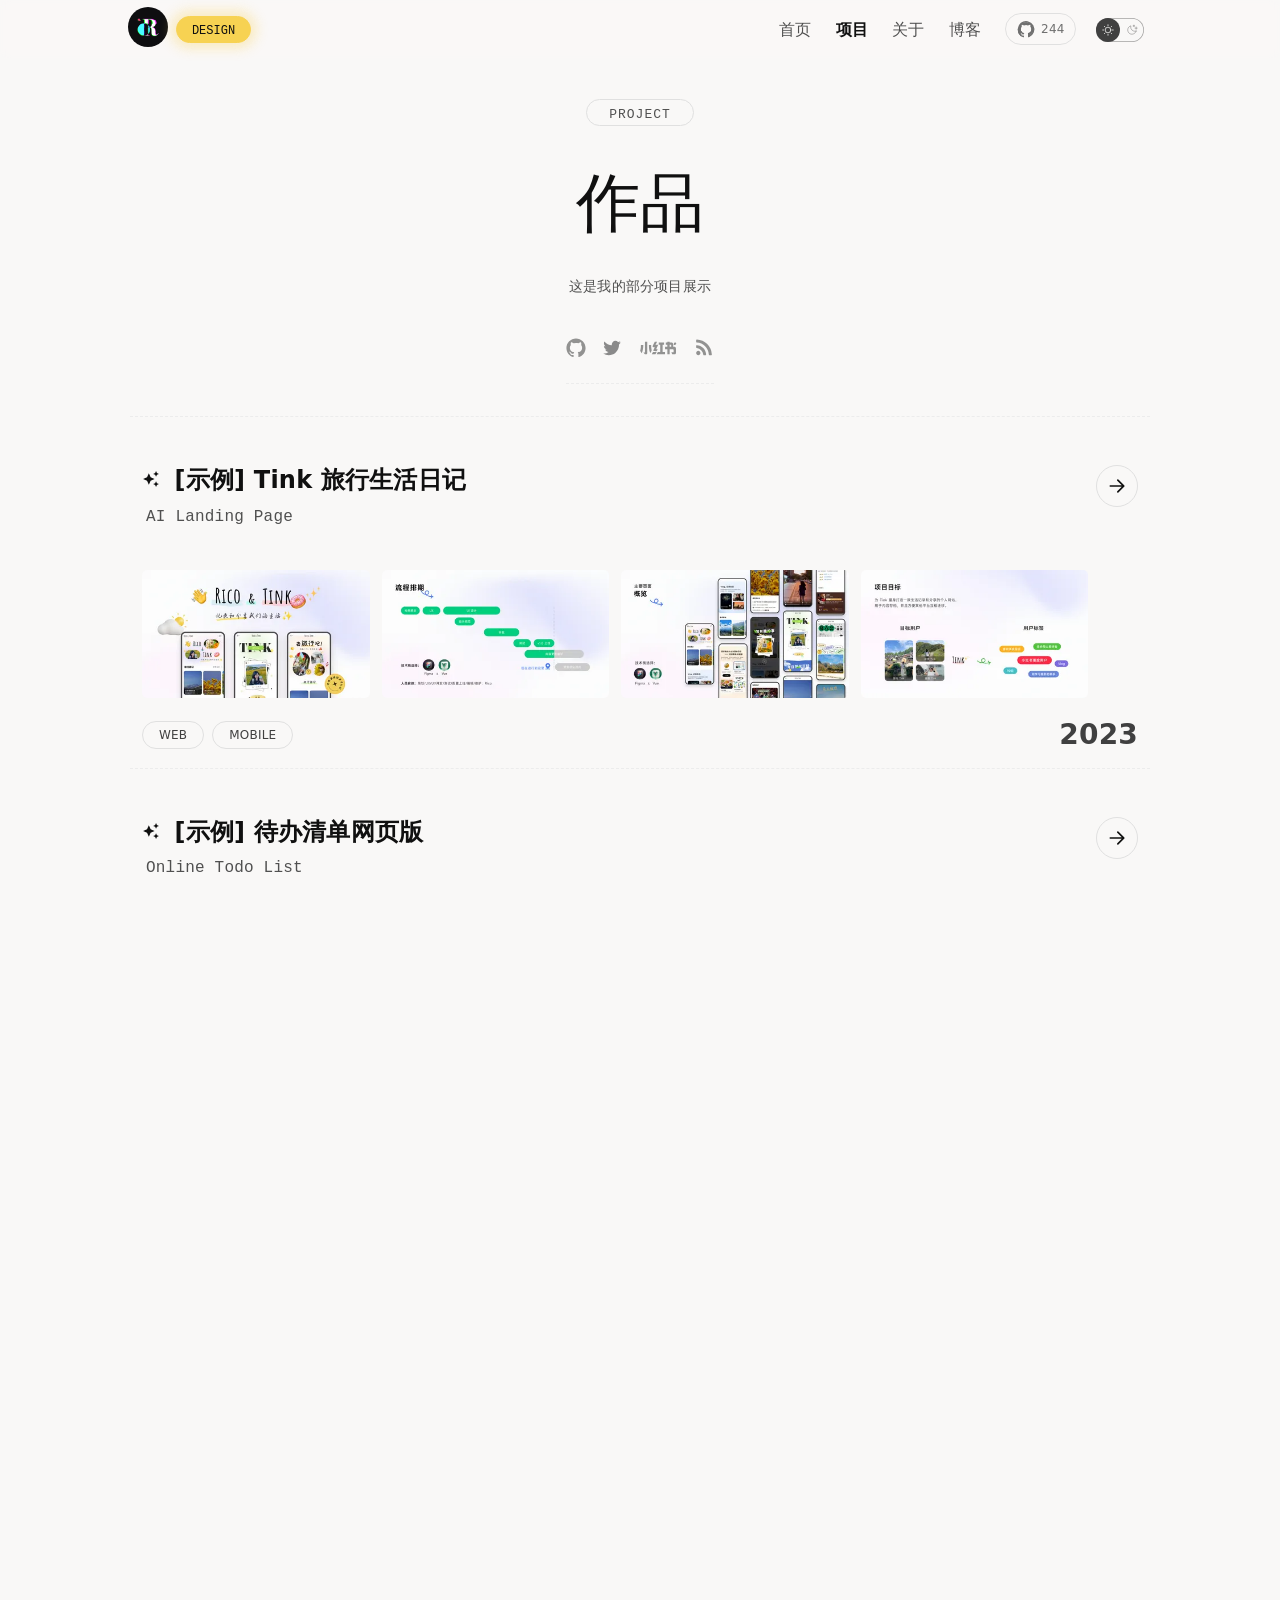
<file: project/index.html>
<!DOCTYPE html><html lang="en"> <head><meta charset="UTF-8"><meta name="description" property="og:description" content="这是我的部分项目展示"><meta name="keywords" content="陈熙,博客,project"><link rel="sitemap" href="/sitemap-index.xml"><link rel="alternate" type="application/rss+xml" title="陈熙的项目介绍" href="https://gigiislove9-star.github.io/rss.xml"><meta http-equiv="X-UA-Compatible" content="IE=Edge,chrome=1"><meta name="viewport" content="width=device-width, initial-scale=1.0, user-scalable=no"><meta name="generator" content="Astro v6.4.4"><title>陈熙的项目介绍</title><link rel="icon" type="image/svg+xml" href="/favicon.png"><script>
	const getThemePreference = () => {
		if (typeof localStorage !== 'undefined' && localStorage.getItem('theme')) {
			return localStorage.getItem('theme');
		}
		return window.matchMedia('(prefers-color-scheme: dark)').matches ? 'dark' : 'light';
	};
	const isDark = getThemePreference() === 'dark';
	document.documentElement.classList[isDark ? 'add' : 'remove']('theme-dark');

	if (typeof localStorage !== 'undefined') {
		// Watch the document element and persist user preference when it changes.
		const observer = new MutationObserver(() => {
			const isDark = document.documentElement.classList.contains('theme-dark');
			localStorage.setItem('theme', isDark ? 'dark' : 'light');
		});
		observer.observe(document.documentElement, { attributes: true, attributeFilter: ['class'] });
	}
</script><!-- GA4 跟踪代码 --><!-- UMAMIId 跟踪代码 --><link rel="stylesheet" href="/_astro/MainHead.BTmaqvdL.css">
<style>.ic-social{fill:var(--color-100);width:auto;height:22px}.social{margin:0 auto;display:flex;gap:16px;align-items:center;justify-content:center;padding-bottom:8px}.social a{opacity:.75}.social a:hover{opacity:1}.social-link svg{fill:var(--color-400);width:auto;height:20px;color:var(--color-400)}.social .ic-behance:hover{fill:#0056ff!important}.social .ic-dribbble:hover{fill:#d145bf!important}.social .ic-bilibili:hover{fill:#00aeec!important}.social .ic-zcool:hover{fill:#ffd100!important}.social .ic-rss:hover{fill:#ee802f!important}.social .ic-github:hover{fill:var(--color-200)}.social .ic-xiaohongshu{width:40px;height:auto}.social .ic-xiaohongshu:hover{fill:#ff2742!important}.section-header[data-astro-cid-wk2votdk]{margin:24px 0 32px}.section-content[data-astro-cid-wk2votdk]{position:relative;display:flex;align-items:center;justify-content:center;flex-direction:column;color:var(--color-100)}.section-show[data-astro-cid-wk2votdk]{display:flex;justify-content:flex-end}.section-title[data-astro-cid-wk2votdk]{margin-left:auto;margin-right:auto;text-align:center}.section-title[data-astro-cid-wk2votdk] h1[data-astro-cid-wk2votdk]{font-size:72px;font-size:4rem;line-height:1.2;font-weight:500}.section-author[data-astro-cid-wk2votdk]{display:flex;flex-wrap:nowrap;align-items:center;gap:12px;min-width:-webkit-fit-content;min-width:-moz-fit-content;min-width:fit-content}.section-avatar[data-astro-cid-wk2votdk]{display:inline-block;position:relative;line-height:1;width:44px;height:44px;border-radius:50%}.section-avatar__img[data-astro-cid-wk2votdk]{display:block;border-radius:50%}.section-avatar__name[data-astro-cid-wk2votdk]{line-height:normal;font-weight:400;font-size:22px}.section-desc[data-astro-cid-wk2votdk]{max-width:480px;margin:24px auto;text-align:center}.section-saying[data-astro-cid-wk2votdk]{font-size:1rem;line-height:160%;font-weight:400;text-align:center;color:var(--color-300)}.section-saying[data-astro-cid-wk2votdk] strong[data-astro-cid-wk2votdk]{display:block;font-weight:600;margin-bottom:1em;color:var(--color-100)}.section-saying[data-astro-cid-wk2votdk] p[data-astro-cid-wk2votdk]{font-size:.875rem;margin-bottom:.5em;text-align:center}.section-saying[data-astro-cid-wk2votdk] a[data-astro-cid-wk2votdk]:link{color:#11a371}.section-saying[data-astro-cid-wk2votdk] a[data-astro-cid-wk2votdk]:hover{opacity:.75}.title-tag[data-astro-cid-wk2votdk]{display:inline-block;font-size:13px;line-height:1;margin:16px auto 24px;border:1px solid var(--color-700);border-radius:36px;padding:8px 22px 4px;color:var(--color-300);text-align:center;font-family:var(--font-type);text-transform:uppercase;letter-spacing:1px}.section-show[data-astro-cid-wk2votdk] .card-item[data-astro-cid-wk2votdk]{width:100%;max-width:480px;margin-bottom:0}@media(max-width:1023px){.section-title[data-astro-cid-wk2votdk] h1[data-astro-cid-wk2votdk]{font-size:3.75rem}}@media(max-width:767px){.section-content[data-astro-cid-wk2votdk]{align-items:center}.section-author[data-astro-cid-wk2votdk]{justify-content:center}.section-title[data-astro-cid-wk2votdk] h1[data-astro-cid-wk2votdk]{font-size:3rem}}@media(max-width:576px){.section-content[data-astro-cid-wk2votdk]{align-items:center}.section-author[data-astro-cid-wk2votdk]{justify-content:center}}.title-svg{width:auto;height:72px}@media(max-width:1440px){.title-svg{height:64px}}@media(max-width:767px){.title-svg{height:56px}}@media(max-width:575px){.title-svg{width:auto;height:48px}}
:root{--bg-svg-blend-mode: overlay;--bg-blend-mode: darken}:root.theme-dark{--bg-svg-blend-mode: darken;--bg-blend-mode: lighten}img{max-width:100%}.post{display:block;max-width:1020px;width:100%;margin:0 auto}section{position:relative;margin:0 auto 36px;width:100%;font-size:16px}p{line-height:1.6;margin-bottom:.875em;text-align:left}strong{font-weight:700}ul{padding-left:2em;margin:2em 0}ul ul{padding-left:1em;margin:.75em 0 2em}ul li{margin:.5em 0 .75em}.post-header{width:100%;margin:24px auto;padding-bottom:2rem;border-bottom:1px solid var(--border)}h1{font-size:2.25rem;font-weight:700;color:var(--color-100);text-align:center;line-height:1.333;margin:1rem auto .5rem}h2{font-size:2rem;font-weight:700;color:var(--color-100)}h3{font-size:1.5rem;font-weight:700;color:var(--color-100)}a:hover{text-decoration:underline}.post-title{grid-column-start:1;font-size:1.5rem;color:var(--color-100)}.content{margin-top:20px;color:var(--color-200);font-size:1rem}@media(max-width:576px){.post h1{font-size:1.75rem;margin-top:2rem}.post h2{font-size:1.5rem}.post h3,.post .post-title{font-size:1.25rem}.post p,.post ul,.post li{font-size:.875rem}}
.project-figure__img[data-astro-cid-t3jspyfl]{width:100%;height:100%;object-fit:cover;display:block}.project-item[data-astro-cid-d4mtjuvi]{cursor:pointer;display:block;height:min-content;padding:24px 12px 12px;position:relative;text-decoration:none;width:100%;margin-bottom:24px;overflow:hidden;transition:all .25s ease-in-out}.project-item[data-astro-cid-d4mtjuvi]:nth-child(n):hover{background:var(--color-yellow)}.project-item[data-astro-cid-d4mtjuvi]:nth-child(2n):hover{background:var(--color-blue)}.project-item[data-astro-cid-d4mtjuvi]:nth-child(3n):hover{background:var(--color-green)}.project-item[data-astro-cid-d4mtjuvi]:hover .project-icon[data-astro-cid-d4mtjuvi] .icon[data-astro-cid-d4mtjuvi]{transform:rotate(-45deg);border:1px solid var(--color-900);background:var(--color-900)}.project-header[data-astro-cid-d4mtjuvi]{display:flex;justify-content:space-between;margin-bottom:32px}.project-title[data-astro-cid-d4mtjuvi]{height:auto;position:relative;word-break:break-word;word-wrap:break-word;max-width:85%}.project-title[data-astro-cid-d4mtjuvi] h3[data-astro-cid-d4mtjuvi]{line-height:1.3em;text-align:left;color:var(--color-100)}.project-title[data-astro-cid-d4mtjuvi] p[data-astro-cid-d4mtjuvi]{display:block;margin:8px 0;color:var(--color-300);padding-left:4px}.project-icon[data-astro-cid-d4mtjuvi]{align-content:center;align-items:center;display:flex;flex:none;flex-direction:row;flex-wrap:nowrap;gap:0px;height:min-content;justify-content:center;overflow:hidden;position:relative;width:min-content}.project-icon[data-astro-cid-d4mtjuvi] .icon[data-astro-cid-d4mtjuvi]{transition:all .25s ease-in-out}.project-icon[data-astro-cid-d4mtjuvi] svg[data-astro-cid-d4mtjuvi]{transition:all .25s ease-in-out}.project-body[data-astro-cid-d4mtjuvi]{position:relative;margin-top:24px;margin-bottom:16px}.project-cover[data-astro-cid-d4mtjuvi]{position:relative;width:auto;overflow:hidden;display:flex;justify-content:flex-start;flex-wrap:nowrap}.project-figure[data-astro-cid-d4mtjuvi]{position:relative;border-radius:5px;overflow:hidden;width:auto;height:128px;margin:0 6px;display:inline-block}.project-figure[data-astro-cid-d4mtjuvi]:hover{opacity:.75}.project-figure[data-astro-cid-d4mtjuvi]:first-child{margin-left:0}.project-figure[data-astro-cid-d4mtjuvi]:last-child{margin-right:0}.project-figure__img[data-astro-cid-d4mtjuvi]{width:100%;height:100%;object-fit:cover;display:block}.project-footer[data-astro-cid-d4mtjuvi]{display:flex;justify-content:space-between;align-items:center}.project-tags[data-astro-cid-d4mtjuvi]{display:flex;justify-content:flex-start;gap:8px}.project-tags[data-astro-cid-d4mtjuvi] .tag[data-astro-cid-d4mtjuvi]{font-size:.75rem;border:1px solid var(--color-700);background:var(--color-999);border-radius:36px;padding:4px 16px;text-transform:uppercase;transition:all .25s ease-in-out}.project-tags[data-astro-cid-d4mtjuvi] .tag[data-astro-cid-d4mtjuvi]:hover{border:1px solid var(--color-300)}.project-date[data-astro-cid-d4mtjuvi]{font-size:1.75rem;font-weight:600}.project-title-pre-icon[data-astro-cid-d4mtjuvi]{width:18px;height:18px;margin-right:6px;color:var(--color-100)}.project-tags[data-astro-cid-d4mtjuvi] .tag[data-astro-cid-d4mtjuvi].font-type{padding:6px 16px 2px}.post-item[data-astro-cid-d4mtjuvi]:hover .post-icon[data-astro-cid-d4mtjuvi] svg[data-astro-cid-d4mtjuvi]{transform:rotate(-45deg)}.post-item[data-astro-cid-d4mtjuvi]:hover .post-icon[data-astro-cid-d4mtjuvi] .icon[data-astro-cid-d4mtjuvi]{border:1px solid var(--color-500)}.icon[data-astro-cid-d4mtjuvi]{padding:10px;border-radius:36px;border:1px solid var(--color-700);display:inline-block;margin:0;font-size:0}.icon[data-astro-cid-d4mtjuvi] svg[data-astro-cid-d4mtjuvi]{height:20px;width:20px}@media(max-width:1000px){.project-body[data-astro-cid-d4mtjuvi]{height:132px}.project-cover[data-astro-cid-d4mtjuvi]{position:absolute;left:0;bottom:0}.project-figure[data-astro-cid-d4mtjuvi]{width:180px;height:120px}}.posts[data-astro-cid-hnavoqro]{margin-top:24px}
</style>
<link rel="stylesheet" href="/_astro/Footer.Dp0xjgwi.css"></head> <body class="_body"> <div class=""> <nav data-astro-cid-dmqpwcec> <div class="container nav-wrapper" data-astro-cid-dmqpwcec> <div class="menu-header" data-astro-cid-dmqpwcec> <div class="site-title" data-astro-cid-dmqpwcec> <a href="/" class="author" data-astro-cid-dmqpwcec> <figure class="avatar" data-astro-cid-dmqpwcec> <img class="avatar__img" src="/assets/author.png" alt="" draggable="false" data-astro-cid-dmqpwcec> </figure> </a> <div class="train-switch" data-astro-cid-4bx3op6j> <button data-state="0" class="font-type train-yellow" data-astro-cid-4bx3op6j><span data-astro-cid-4bx3op6j>DESIGN</span> </button> <button data-state="1" class="font-type train-blue" data-astro-cid-4bx3op6j> <span data-astro-cid-4bx3op6j>SKILL</span></button> <button data-state="2" class="font-type train-green" data-astro-cid-4bx3op6j><span data-astro-cid-4bx3op6j>NEED3D</span></button> <button data-state="3" class="font-type train-white" data-astro-cid-4bx3op6j><span data-astro-cid-4bx3op6j>OFF</span></button> </div> <script type="module">
    // 定义事件，用于组件间通信
    const EFFECT_CHANGE_EVENT = 'effect-state-changed';

    // localStorage 操作函数
    const saveState = (state) => {
        try {
            localStorage.setItem('effectState', state.toString());
            // 设置过期时间 (48小时)
            const expiry = Date.now() + 48 * 60 * 60 * 1000;
            localStorage.setItem('effectStateExpiry', expiry.toString());
        } catch (e) {
            console.error('无法保存状态到localStorage:', e);
        }
    };

    const getCurrentState = () => {
        try {
            // 检查是否过期
            const expiry = localStorage.getItem('effectStateExpiry');
            if (expiry && parseInt(expiry) < Date.now()) {
                // 已过期，清除状态
                localStorage.removeItem('effectState');
                localStorage.removeItem('effectStateExpiry');
                return 0;
            }

            const savedState = localStorage.getItem('effectState');
            return savedState ? parseInt(savedState) : 0;
        } catch (e) {
            console.error('无法从localStorage读取状态:', e);
            return 0;
        }
    };

    // 获取按钮元素
    const buttons = document.querySelectorAll('.train-switch button');

    // 更新按钮显示
    const updateButtonDisplay = (state) => {
        buttons.forEach((button, index) => {
            button.style.display = index === state ? 'block' : 'none';
        });
    };

    // 初始化页面
    const currentState = getCurrentState();
    updateButtonDisplay(currentState);

    // 按钮点击事件
    // 按钮点击事件
    buttons.forEach((button, index) => {
        button.addEventListener('click', () => {
            const newState = (index + 1) % 4; // 循环切换状态

            // 保存状态到 localStorage，48小时有效
            saveState(newState);

            // 更新按钮显示
            updateButtonDisplay(newState);

            // 触发自定义事件，通知效果组件更新
            window.dispatchEvent(new CustomEvent(EFFECT_CHANGE_EVENT, {
                detail: { state: newState }
            }));
        });
    });
</script> </div> </div> <div id="menu-content" data-astro-cid-dmqpwcec> <div class="menu-footer pc-nav" data-astro-cid-dmqpwcec> <ul class="nav-items" data-astro-cid-dmqpwcec> <li data-astro-cid-dmqpwcec> <a class="link" href="/" target="_self" data-astro-cid-dmqpwcec> 首页 </a> </li><li data-astro-cid-dmqpwcec> <a class="link active" href="/project" target="_self" data-astro-cid-dmqpwcec> 项目 </a> </li><li data-astro-cid-dmqpwcec> <a class="link" href="/about" target="_self" data-astro-cid-dmqpwcec> 关于 </a> </li><li data-astro-cid-dmqpwcec> <a class="link" href="/blog" target="_self" data-astro-cid-dmqpwcec> 博客 </a> </li> <li data-astro-cid-dmqpwcec> <a class="github-stars" href="https://github.com/ricocc/public-portfolio-site" target="_blank" rel="noopener noreferrer" aria-label="Open ricocc/public-portfolio-site on GitHub" data-github-stars data-astro-cid-lteji3p7> <svg xmlns="http://www.w3.org/2000/svg" width="40" height="40" viewBox="0 0 256 256" aria-hidden="true" stroke="currentcolor" fill="currentcolor" style="--size:1.25rem" class="astro-patnjmll" data-astro-cid-patnjmll> <g data-astro-cid-patnjmll><g stroke-linecap="round" stroke-linejoin="round"><path fill="none" stroke-width="14.7" d="M55.7 167.2c13.9 1 21.3 13.1 22.2 14.6 4.2 7.2 10.4 9.6 18.3 7.1l1.1-3.4a60.3 60.3 0 0 1-25.8-11.9c-12-10.1-18-25.6-18-46.3"/><path fill="none" stroke-width="16" d="M61.4 205.1a24.5 24.5 0 0 1-3-6.1c-3.2-7.9-7.1-10.6-7.8-11.1l-1-.6c-2.4-1.6-9.5-6.5-7.2-13.9 1.4-4.5 6-7.2 12.3-7.2h.8c4 .3 7.6 1.5 10.7 3.2-9.1-10.1-13.6-24.3-13.6-42.3 0-11.3 3.5-21.7 10.1-30.4A46.7 46.7 0 0 1 65 67.3a8.3 8.3 0 0 1 5-4.7c2.8-.9 13.3-2.7 33.2 9.9a105 105 0 0 1 50.5 0c19.9-12.6 30.4-10.8 33.2-9.9 2.3.7 4.1 2.4 5 4.7 5 12.7 4 23.2 2.6 29.4 6.7 8.7 10 18.9 10 30.4 0 42.6-25.8 54.7-43.6 58.7 1.4 4.1 2.2 8.8 2.2 13.7l-.1 23.4v2.3"/><path fill="none" stroke-width="16" d="M160.9 185.7c1.4 4.1 2.2 8.8 2.2 13.7l-.1 23.4v2.3A98.6 98.6 0 1 0 61.4 205c-1.4-2.1-11.3-17.5-11.8-17.8-2.4-1.6-9.5-6.5-7.2-13.9 1.4-4.5 6-7.2 12.3-7.2h.8c4 .3 7.6 1.5 10.7 3.2-9.1-10.1-13.6-24.3-13.6-42.3 0-11.3 3.5-21.7 10.1-30.4A46.4 46.4 0 0 1 65 67.3a8.3 8.3 0 0 1 5-4.7c2.8-.9 13.3-2.7 33.2 9.9a105 105 0 0 1 50.5 0c19.9-12.6 30.4-10.8 33.2-9.9 2.3.7 4.1 2.4 5 4.7 5 12.7 4 23.2 2.6 29.4 6.7 8.7 10 18.9 10 30.4.1 42.6-25.8 54.7-43.6 58.6z"/><path fill="none" stroke-width="18.7" d="m170.1 203.3 17.3-12 17.2-18.7 9.5-26.6v-27.9l-9.5-27.5" /><path fill="none" stroke-width="22.7" d="m92.1 57.3 23.3-4.6 18.7-1.4 29.3 5.4m-110 32.6-8 16-4 21.4.6 20.3 3.4 13" /><path fill="none" stroke-width="13.3" d="M28.8 133a100 100 0 0 0 66.9 94.4v-8.7c-22.4 1.8-33-11.5-35.6-19.8-3.4-8.6-7.8-11.4-8.5-11.8"/></g></g>  </svg> <span class="github-stars__count" data-github-stars-count data-astro-cid-lteji3p7>244</span> </a> <script>(function(){const repo = "ricocc/public-portfolio-site";

	const starLinks = document.querySelectorAll('[data-github-stars]');
	const starCounts = document.querySelectorAll('[data-github-stars-count]');

	if (starLinks.length && starCounts.length) {
		window.__githubStarsPromise ||= fetch(`https://api.github.com/repos/${repo}`, {
			cache: 'no-store',
			headers: {
				Accept: 'application/vnd.github+json',
			},
		});

		window.__githubStarsPromise
			.then((response) => (response.ok ? response.json() : null))
			.then((data) => {
				if (typeof data?.stargazers_count !== 'number') return;
				const formattedStars = new Intl.NumberFormat('en', {
					notation: data.stargazers_count >= 10000 ? 'compact' : 'standard',
					maximumFractionDigits: 1,
				}).format(data.stargazers_count);
				starCounts.forEach((starCount) => {
					starCount.textContent = formattedStars;
				});
				starLinks.forEach((starLink) => {
					starLink.setAttribute('aria-label', `${repo} has ${data.stargazers_count} GitHub stars`);
				});
			})
			.catch(() => {
				starLinks.forEach((starLink) => {
					starLink.setAttribute('data-stars-unavailable', 'true');
				});
			});
	}
})();</script> </li> </ul> <div class="theme-toggle" style="transform:scale(0.75)" data-astro-cid-dmqpwcec> <theme-toggle data-astro-cid-x3pjskd3="true"> <button data-astro-cid-x3pjskd3> <!-- <span class="sr-only">Dark theme</span> --> <span class="icon light" data-astro-cid-x3pjskd3><svg xmlns="http://www.w3.org/2000/svg" width="40" height="40" viewBox="0 0 256 256" aria-hidden="true" stroke="currentcolor" fill="currentcolor" class="astro-patnjmll" data-astro-cid-patnjmll> <g data-astro-cid-patnjmll><circle cx="128" cy="128" r="60" fill="none" stroke-linecap="round" stroke-linejoin="round" stroke-width="16"/><path fill="none" stroke-linecap="round" stroke-linejoin="round" stroke-width="16" d="M128 36V16M63 63 49 49m-13 79H16m47 65-14 14m79 13v20m65-47 14 14m13-79h20m-47-65 14-14"/></g>  </svg></span> <span class="icon dark" data-astro-cid-x3pjskd3><svg xmlns="http://www.w3.org/2000/svg" width="40" height="40" viewBox="0 0 256 256" aria-hidden="true" stroke="currentcolor" fill="currentcolor" class="astro-patnjmll" data-astro-cid-patnjmll> <g data-astro-cid-patnjmll><path fill="none" stroke-linecap="round" stroke-linejoin="round" stroke-width="16" d="M216 112V64m24 24h-48m-24-64v32m16-16h-32m65 113A92 92 0 0 1 103 39h0a92 92 0 1 0 114 114Z"/></g>  </svg></span> </button> </theme-toggle>  <script type="module">class n extends HTMLElement{constructor(){super();const e=this.querySelector("button"),t=s=>{document.documentElement.classList[s?"add":"remove"]("theme-dark"),e.setAttribute("aria-pressed",String(s))};e.addEventListener("click",()=>t(!this.isDark())),t(this.isDark())}isDark(){return document.documentElement.classList.contains("theme-dark")}}customElements.define("theme-toggle",n);</script> </div> </div> <div class="mobile-header" data-astro-cid-mmnn6jm5> <div class="hamburger" data-astro-cid-mmnn6jm5> <div class="hamburger-toggle" data-astro-cid-mmnn6jm5> <span data-astro-cid-mmnn6jm5></span> </div> </div> <div class="m-nav" data-astro-cid-mmnn6jm5> <div class="m-nav-wrap" data-astro-cid-mmnn6jm5> <ul class="m-menu" data-astro-cid-mmnn6jm5> <li class="m-menu-li" data-astro-cid-mmnn6jm5> <a class="m-menu__link l" href="/" target="_self" data-astro-cid-mmnn6jm5> 首页 </a> </li><li class="m-menu-li" data-astro-cid-mmnn6jm5> <a class="m-menu__link l active" href="/project" target="_self" data-astro-cid-mmnn6jm5> 项目 </a> </li><li class="m-menu-li" data-astro-cid-mmnn6jm5> <a class="m-menu__link l" href="/about" target="_self" data-astro-cid-mmnn6jm5> 关于 </a> </li><li class="m-menu-li" data-astro-cid-mmnn6jm5> <a class="m-menu__link l" href="/blog" target="_self" data-astro-cid-mmnn6jm5> 博客 </a> </li> <li class="m-menu-li m-menu-li--github" data-astro-cid-mmnn6jm5> <a class="github-stars" href="https://github.com/ricocc/public-portfolio-site" target="_blank" rel="noopener noreferrer" aria-label="Open ricocc/public-portfolio-site on GitHub" data-github-stars data-astro-cid-lteji3p7> <svg xmlns="http://www.w3.org/2000/svg" width="40" height="40" viewBox="0 0 256 256" aria-hidden="true" stroke="currentcolor" fill="currentcolor" style="--size:1.25rem" class="astro-patnjmll" data-astro-cid-patnjmll> <g data-astro-cid-patnjmll><g stroke-linecap="round" stroke-linejoin="round"><path fill="none" stroke-width="14.7" d="M55.7 167.2c13.9 1 21.3 13.1 22.2 14.6 4.2 7.2 10.4 9.6 18.3 7.1l1.1-3.4a60.3 60.3 0 0 1-25.8-11.9c-12-10.1-18-25.6-18-46.3"/><path fill="none" stroke-width="16" d="M61.4 205.1a24.5 24.5 0 0 1-3-6.1c-3.2-7.9-7.1-10.6-7.8-11.1l-1-.6c-2.4-1.6-9.5-6.5-7.2-13.9 1.4-4.5 6-7.2 12.3-7.2h.8c4 .3 7.6 1.5 10.7 3.2-9.1-10.1-13.6-24.3-13.6-42.3 0-11.3 3.5-21.7 10.1-30.4A46.7 46.7 0 0 1 65 67.3a8.3 8.3 0 0 1 5-4.7c2.8-.9 13.3-2.7 33.2 9.9a105 105 0 0 1 50.5 0c19.9-12.6 30.4-10.8 33.2-9.9 2.3.7 4.1 2.4 5 4.7 5 12.7 4 23.2 2.6 29.4 6.7 8.7 10 18.9 10 30.4 0 42.6-25.8 54.7-43.6 58.7 1.4 4.1 2.2 8.8 2.2 13.7l-.1 23.4v2.3"/><path fill="none" stroke-width="16" d="M160.9 185.7c1.4 4.1 2.2 8.8 2.2 13.7l-.1 23.4v2.3A98.6 98.6 0 1 0 61.4 205c-1.4-2.1-11.3-17.5-11.8-17.8-2.4-1.6-9.5-6.5-7.2-13.9 1.4-4.5 6-7.2 12.3-7.2h.8c4 .3 7.6 1.5 10.7 3.2-9.1-10.1-13.6-24.3-13.6-42.3 0-11.3 3.5-21.7 10.1-30.4A46.4 46.4 0 0 1 65 67.3a8.3 8.3 0 0 1 5-4.7c2.8-.9 13.3-2.7 33.2 9.9a105 105 0 0 1 50.5 0c19.9-12.6 30.4-10.8 33.2-9.9 2.3.7 4.1 2.4 5 4.7 5 12.7 4 23.2 2.6 29.4 6.7 8.7 10 18.9 10 30.4.1 42.6-25.8 54.7-43.6 58.6z"/><path fill="none" stroke-width="18.7" d="m170.1 203.3 17.3-12 17.2-18.7 9.5-26.6v-27.9l-9.5-27.5" /><path fill="none" stroke-width="22.7" d="m92.1 57.3 23.3-4.6 18.7-1.4 29.3 5.4m-110 32.6-8 16-4 21.4.6 20.3 3.4 13" /><path fill="none" stroke-width="13.3" d="M28.8 133a100 100 0 0 0 66.9 94.4v-8.7c-22.4 1.8-33-11.5-35.6-19.8-3.4-8.6-7.8-11.4-8.5-11.8"/></g></g>  </svg> <span class="github-stars__count" data-github-stars-count data-astro-cid-lteji3p7>244</span> </a> <script>(function(){const repo = "ricocc/public-portfolio-site";

	const starLinks = document.querySelectorAll('[data-github-stars]');
	const starCounts = document.querySelectorAll('[data-github-stars-count]');

	if (starLinks.length && starCounts.length) {
		window.__githubStarsPromise ||= fetch(`https://api.github.com/repos/${repo}`, {
			cache: 'no-store',
			headers: {
				Accept: 'application/vnd.github+json',
			},
		});

		window.__githubStarsPromise
			.then((response) => (response.ok ? response.json() : null))
			.then((data) => {
				if (typeof data?.stargazers_count !== 'number') return;
				const formattedStars = new Intl.NumberFormat('en', {
					notation: data.stargazers_count >= 10000 ? 'compact' : 'standard',
					maximumFractionDigits: 1,
				}).format(data.stargazers_count);
				starCounts.forEach((starCount) => {
					starCount.textContent = formattedStars;
				});
				starLinks.forEach((starLink) => {
					starLink.setAttribute('aria-label', `${repo} has ${data.stargazers_count} GitHub stars`);
				});
			})
			.catch(() => {
				starLinks.forEach((starLink) => {
					starLink.setAttribute('data-stars-unavailable', 'true');
				});
			});
	}
})();</script> </li> <li class="m-menu-li" data-astro-cid-mmnn6jm5> <div class="theme-toggle" style="transform:scale(1.1);" data-astro-cid-mmnn6jm5></div> </li> </ul> </div> </div> <div class="m-nav-mask" data-astro-cid-mmnn6jm5></div> </div> <script type="module">document.addEventListener("DOMContentLoaded",()=>{const e=()=>{document.querySelector(".hamburger-toggle")?.classList.toggle("close-line"),document.querySelector(".m-nav")?.classList.toggle("is-active"),document.querySelector(".m-nav-mask")?.classList.toggle("is-active")};document.querySelector(".hamburger-toggle")?.addEventListener("click",e),document.querySelector(".m-nav-mask")?.addEventListener("click",e)});</script> </div> </div> </nav> <div class="train-1" data-astro-cid-yntz5ahj> <div class="effects train-icons" data-astro-cid-yntz5ahj> <div class="effects__img" data-astro-cid-yntz5ahj> <div class="effects__img-inner" style="background-image:url(/assets/effects/3dicons/bezier.png)" data-astro-cid-yntz5ahj></div> </div> <div class="effects__img" data-astro-cid-yntz5ahj> <div class="effects__img-inner" style="background-image:url(/assets/effects/3dicons/game.png)" data-astro-cid-yntz5ahj></div> </div> <div class="effects__img" data-astro-cid-yntz5ahj> <div class="effects__img-inner" style="background-image:url(/assets/effects/3dicons/hourglass.png)" data-astro-cid-yntz5ahj></div> </div> <div class="effects__img" data-astro-cid-yntz5ahj> <div class="effects__img-inner" style="background-image:url(/assets/effects/3dicons/image.png)" data-astro-cid-yntz5ahj></div> </div> <div class="effects__img" data-astro-cid-yntz5ahj> <div class="effects__img-inner" style="background-image:url(/assets/effects/3dicons/rocket.png)" data-astro-cid-yntz5ahj></div> </div> <div class="effects__img" data-astro-cid-yntz5ahj> <div class="effects__img-inner" style="background-image:url(/assets/effects/3dicons/compass.png)" data-astro-cid-yntz5ahj></div> </div> <div class="effects__img" data-astro-cid-yntz5ahj> <div class="effects__img-inner" style="background-image:url(/assets/effects/3dicons/battery.png)" data-astro-cid-yntz5ahj></div> </div> <div class="effects__img" data-astro-cid-yntz5ahj> <div class="effects__img-inner" style="background-image:url(/assets/effects/3dicons/lamp.png)" data-astro-cid-yntz5ahj></div> </div> <div class="effects__img" data-astro-cid-yntz5ahj> <div class="effects__img-inner" style="background-image:url(/assets/effects/3dicons/coffee-cup.png)" data-astro-cid-yntz5ahj></div> </div> <div class="effects__img" data-astro-cid-yntz5ahj> <div class="effects__img-inner" style="background-image:url(/assets/effects/3dicons/weather.png)" data-astro-cid-yntz5ahj></div> </div> </div> </div> <!-- <div class="train-switch train-switch-abs">
    <button data-state="0" class="font-type train-yellow"><span>ICONS</span> </button>
    <button data-state="1" class="font-type train-blue"> <span>LOGO</span></button>
		<button data-state="2" class="font-type train-green"><span>PRISM</span></button>
</div>
 --> <script src="/plugins/effects/imagesloaded.pkgd.min.js"></script> <script src="/plugins/effects/gsap.min.js"></script> <script type="module">
	import { preloadImages } from '/plugins/effects/utils.js';
	import { ImageTrail } from '/plugins/effects/imageTrail.js';

	// 图片数组定义
	const images = [
		'bezier.png',
		'game.png',
		'hourglass.png',
		'image.png',
		'rocket.png',
		'compass.png',
		'battery.png',
		'lamp.png',
		'coffee-cup.png',
		'weather.png'
	];
	const logoImages = [
		'apple.png',
		'blender.png',
		'dribbble.png',
		'figma.png',
		'github.png',
		'pin.png',
		'react.png',
		'sketch.png',
		'vue.png',
		'wechat.png'
	];
	const need3d = [
		'01.png',
		'02.png',
		'03.png',
		'04.png',
		'05.png',
		'06.png',
		'07.png',
		'08.png',
		'09.png',
		'10.png'
	];
	// 定义事件，用于组件间通信
	const EFFECT_CHANGE_EVENT = 'effect-state-changed';

	// 获取当前效果状态
	const getCurrentState = () => {
		try {
			// 检查是否过期
			const expiry = localStorage.getItem('effectStateExpiry');
			if (expiry && parseInt(expiry) < Date.now()) {
				// 已过期，清除状态
				localStorage.removeItem('effectState');
				localStorage.removeItem('effectStateExpiry');
				return 0;
			}

			const savedState = localStorage.getItem('effectState');
			return savedState ? parseInt(savedState) : 0;
		} catch (e) {
			console.error('无法从localStorage读取状态:', e);
			return 0;
		}
	};

	// DOM 元素
	const effects = document.querySelector('.effects');
	const effectsImgs = document.querySelectorAll('.effects__img-inner');

	// 更新图片
	const changeImages = (imagesArr, folderPath) => {
		effectsImgs.forEach((img, index) => {
			img.style.backgroundImage = `url(${folderPath}${imagesArr[index]})`;
		});
	};

	// 更新效果类名
	const updateEffectsClass = (state) => {
		effects.className = 'effects'; // 重置类名
		switch (state) {
			case 0:
				effects.classList.add('train-icons');
				break;
			case 1:
				effects.classList.add('train-logo');
				break;
			case 2:
				effects.classList.add('train-prism');
				break;
			default:
				effects.classList.add('train-icons');
		}
	};

	// 初始化状态
	const initializeState = (state) => {
		updateEffectsClass(state);
		switch (state) {
			case 0:
				changeImages(images, '/assets/effects/3dicons/');
				break;
			case 1:
				changeImages(logoImages, '/assets/effects/logo/');
				break;
			case 2:
				changeImages(need3d, '/assets/effects/need3d/');
				break;
			default:
				changeImages(images, '/assets/effects/3dicons/');
		}
	};

		// 保存 ImageTrail 实例
	let imageTrailInstance = null;

	// 图片预加载
	preloadImages('.effects__img-inner').then(() => {
		imageTrailInstance = new ImageTrail(document.querySelector('.effects'));
	});

	// 初始化页面
	const currentState = getCurrentState();
	initializeState(currentState);

	document.addEventListener('DOMContentLoaded', () => {
		// 确保imageTrailInstance已创建后再检查
		const checkInstanceInterval = setInterval(() => {
			if (imageTrailInstance) {
			// 如果当前状态是3，则禁用鼠标跟随效果
			if (currentState === 3) {
				imageTrailInstance.disable();
			}
			clearInterval(checkInstanceInterval);
			}
		}, 100);
		});

		window.addEventListener(EFFECT_CHANGE_EVENT, (e) => {
		const newState = e.detail.state;

		// 更新图片 & 类名
		initializeState(newState);

		// 控制鼠标跟随
		if (imageTrailInstance) {
			if (newState === 3) {
			imageTrailInstance.disable();
			} else {
			imageTrailInstance.enable();
			// 重要：确保在启用后重新开始渲染循环
			imageTrailInstance.restartRender();
			}
		}
		});
</script>  <script type="module">class i extends HTMLElement{constructor(){super(),this.appendChild(this.querySelector("template").content.cloneNode(!0));const t=this.querySelector("button"),n=document.getElementById("menu-content");n.hidden=!0;const d=e=>{t.setAttribute("aria-expanded",e?"true":"false"),n.hidden=!e};t.addEventListener("click",()=>d(n.hidden));const s=e=>{d(e.matches),t.hidden=e.matches},c=window.matchMedia("(min-width: 50em)");s(c),c.addEventListener("change",s)}}customElements.define("menu-button",i);</script> <div class="section post"> <div class="container">  <div class="post" data-astro-cid-hnavoqro> <main class="post-wrapper about" data-astro-cid-hnavoqro> <div class="section-header" data-astro-cid-wk2votdk> <div class="row" data-astro-cid-wk2votdk> <div class="section-content col-1a" data-astro-cid-wk2votdk> <div class="section-title" data-astro-cid-wk2votdk> <div class="title-tag" data-astro-cid-wk2votdk> PROJECT </div> <h1 class="header-title font-huiwen" data-astro-cid-wk2votdk> 
作品
 </h1> </div> <div class="section-desc" data-astro-cid-wk2votdk> <div class="section-saying" data-astro-cid-wk2votdk> <p data-astro-cid-wk2votdk> 这是我的部分项目展示</p> </div> </div> <div class="section-social" data-astro-cid-wk2votdk> <div class="author border-bottom"> <div class="social"> <a href="https://github.com/ricocc/public-portfolio-site" target="_blank" class="social-link"> <svg t="1730125604816" class="icon ic-github ic-social" viewBox="0 0 1024 1024" version="1.1" xmlns="http://www.w3.org/2000/svg" p-id="12741" width="256" height="256"><path d="M511.957333 21.333333C241.024 21.333333 21.333333 240.981333 21.333333 512c0 216.832 140.544 400.725333 335.573334 465.664 24.490667 4.394667 32.256-10.069333 32.256-23.082667 0-11.690667 0.256-44.245333 0-85.205333-136.448 29.610667-164.736-64.64-164.736-64.64-22.314667-56.704-54.4-71.765333-54.4-71.765333-44.586667-30.464 3.285333-29.824 3.285333-29.824 49.194667 3.413333 75.178667 50.517333 75.178667 50.517333 43.776 75.008 114.816 53.333333 142.762666 40.789333 4.522667-31.658667 17.152-53.376 31.189334-65.536-108.970667-12.458667-223.488-54.485333-223.488-242.602666 0-53.546667 19.114667-97.322667 50.517333-131.669334-5.034667-12.330667-21.930667-62.293333 4.778667-129.834666 0 0 41.258667-13.184 134.912 50.346666a469.802667 469.802667 0 0 1 122.88-16.554666c41.642667 0.213333 83.626667 5.632 122.88 16.554666 93.653333-63.488 134.784-50.346667 134.784-50.346666 26.752 67.541333 9.898667 117.504 4.864 129.834666 31.402667 34.346667 50.474667 78.122667 50.474666 131.669334 0 188.586667-114.730667 230.016-224.042666 242.090666 17.578667 15.232 33.578667 44.672 33.578666 90.453334v135.850666c0 13.141333 7.936 27.605333 32.853334 22.869334C862.250667 912.597333 1002.666667 728.746667 1002.666667 512 1002.666667 240.981333 783.018667 21.333333 511.957333 21.333333z" p-id="12742"></path></svg> </a><a href="https://x.com/ricouii" target="_blank" class="social-link"> <svg class="ic-twitter icon" width="1792" height="1792" viewBox="0 0 1792 1792" xmlns="http://www.w3.org/2000/svg"><path d="M1684 408q-67 98-162 167 1 14 1 42 0 130-38 259.5t-115.5 248.5-184.5 210.5-258 146-323 54.5q-271 0-496-145 35 4 78 4 225 0 401-138-105-2-188-64.5t-114-159.5q33 5 61 5 43 0 85-11-112-23-185.5-111.5t-73.5-205.5v-4q68 38 146 41-66-44-105-115t-39-154q0-88 44-163 121 149 294.5 238.5t371.5 99.5q-8-38-8-74 0-134 94.5-228.5t228.5-94.5q140 0 236 102 109-21 205-78-37 115-142 178 93-10 186-50z" fill="#666666"></path></svg> </a><a href="https://www.xiaohongshu.com/user/profile/5f2b6903000000000101f51f" target="_blank" class="social-link"> <svg t="1728957787092"  class="ic-xiaohongshu ic-social icon" viewBox="0 0 2496 1024" version="1.1" xmlns="http://www.w3.org/2000/svg" p-id="3844" width="128" height="128"><path d="M2366.874 190.874l-3.687-3.687c-33.382-31.949-69.017-21.709-94.617-5.53-22.324 14.132-35.84 38.913-35.84 65.332v73.113h76.595c67.174 0.205 103.629-80.486 57.549-129.228z" fill="" p-id="3845"></path><path d="M2197.3 441.344c0-33.587-0.206-133.734-0.82-164.25-0.82-103.014-106.496-100.556-106.496-100.556h-114.893l-0.819-58.778h-144.18v58.778h-94.617v139.264h93.184v124.723h-140.288V587.57h144.384v316.007h142.95V585.523c70.452 0 134.759-1.024 198.861 0.41 31.95 0.614 49.152 21.094 50.176 52.429 1.23 37.478 0 145.817 0 145.817l-144.384-0.41 55.501 119.809h132.71s101.991 2.662 101.991-101.581V549.888c0.205-84.378-51.814-109.158-173.26-108.544z m-125.748-0.614h-95.232l-1.024-124.724h96.46V440.73zM136.397 684.85c27.853 49.152 55.705 98.1 86.016 151.552 113.664-159.539 108.544-516.505 108.544-516.505H179.2c12.288 190.873-42.598 359.219-42.803 364.953z m297.37-567.091v667.443h-96.052l91.341 121.242h87.45s61.235 0 59.801-89.293c1.024-218.726 1.229-480.87 1.434-699.597-47.719 0-95.847 0-143.975 0.205z m739.123 381.952c29.49-59.597 59.187-118.989 92.364-186.163-62.873 3.686-115.712 6.758-174.49 10.035 25.191-66.97 64.513-135.578 99.943-206.234h-144.179c-41.984 86.221-86.22 171.418-125.542 258.663-24.986 55.091-4.71 82.125 55.91 84.173 20.48 0.819 40.96 0.204 69.222 0.204-9.83 21.504-16.384 36.045-22.937 50.586-19.251 42.189-39.731 83.968-57.14 126.976-14.13 34.816-0.409 62.464 36.25 66.56 50.586 5.53 101.786 3.891 152.576 4.096 5.735 0 13.927-6.349 16.999-12.083 18.227-33.792 35.225-68.403 54.476-106.291-13.107-1.024-20.07-2.048-27.238-2.253-68.813-1.843-68.813-2.048-37.888-64.307 3.686-7.578 7.578-15.975 11.674-23.962z" fill="" p-id="3846"></path><path d="M1536.614 768.205h149.71V906.65h-517.735c25.19-49.767 69.837-138.445 69.837-138.445h147.66V315.597h-91.955V174.08h333.62v139.264h-91.137v454.86zM680.346 318.464h142.13c-10.854 141.312 34.817 329.933 34.817 329.933s-41.37 92.774-71.475 179.814C716.8 768 679.322 586.957 680.346 318.464z m256 440.934h230.195c-25.805 50.381-46.08 91.341-68.199 131.482-4.096 7.373-16.384 14.336-24.985 14.54-67.175 1.025-134.144 0.615-211.354 0.615 29.287-57.958 53.248-105.062 74.343-146.637z" fill="" p-id="3847"></path></svg> </a><a href="/rss.xml" target="_blank" class="social-link"> <svg t="1730123988138" class="icon ic-rss ic-social " viewBox="0 0 1024 1024" version="1.1" xmlns="http://www.w3.org/2000/svg" p-id="11766" width="256" height="256"><path d="M329.143 768q0 45.714-32 77.714t-77.714 32-77.715-32-32-77.714 32-77.714 77.715-32 77.714 32 32 77.714z m292.571 70.286q1.143 16-9.714 27.428-10.286 12-26.857 12H508q-14.286 0-24.571-9.428T472 844.57q-12.571-130.857-105.429-223.714T142.857 515.43q-14.286-1.143-23.714-11.429t-9.429-24.571v-77.143q0-16.572 12-26.857 9.715-9.715 24.572-9.715h2.857q91.428 7.429 174.857 46T472 515.43q65.143 64.571 103.714 148t46 174.857z m292.572 1.143q1.143 15.428-10.286 26.857-10.286 11.428-26.286 11.428H796q-14.857 0-25.429-10T759.43 843.43Q752.57 720.57 701.714 610T569.43 418t-192-132.286T144 227.43q-14.286-0.572-24.286-11.143t-10-24.857v-81.715q0-16 11.429-26.285 10.286-10.286 25.143-10.286H148q149.714 7.428 286.571 68.571t243.143 168q106.857 106.286 168 243.143t68.572 286.572z" p-id="11767"></path></svg> </a> </div> </div> </div> </div> </div> </div>  <section class="border-top" data-astro-cid-hnavoqro> <div class="posts" data-astro-cid-hnavoqro> <div class="posts-container" data-astro-cid-hnavoqro> <a href="/detail/tinklife" class="project-item border-bottom" data-astro-cid-d4mtjuvi><div class="project-header" data-astro-cid-d4mtjuvi><div class="project-title" data-astro-cid-d4mtjuvi><h3 data-astro-cid-d4mtjuvi><svg viewBox="0 0 24 25" class="project-title-pre-icon" data-icon="stars" data-astro-cid-d4mtjuvi> <symbol id="ai:local:stars" data-astro-cid-d4mtjuvi><g fill="none" data-astro-cid-d4mtjuvi><g clip-path="url(#a)" data-astro-cid-d4mtjuvi><path fill="currentColor" d="m19 9.5 1.25-2.75L23 5.5l-2.75-1.25L19 1.5l-1.25 2.75L15 5.5l2.75 1.25zm-7.5.5L9 4.5 6.5 10 1 12.5 6.5 15 9 20.5l2.5-5.5 5.5-2.5zm7.5 5.5-1.25 2.75L15 19.5l2.75 1.25L19 23.5l1.25-2.75L23 19.5l-2.75-1.25z" data-astro-cid-d4mtjuvi></path></g><defs data-astro-cid-d4mtjuvi><clipPath id="a" data-astro-cid-d4mtjuvi><path fill="#fff" d="M0 .5h24v24H0z" data-astro-cid-d4mtjuvi></path></clipPath></defs></g></symbol><use xlink:href="#ai:local:stars" data-astro-cid-d4mtjuvi></use> </svg> [示例] Tink 旅行生活日记</h3><p class="font-type" data-astro-cid-d4mtjuvi>AI Landing Page</p></div><div class="project-icon" data-astro-cid-d4mtjuvi><div class="icon" data-astro-cid-d4mtjuvi><svg width="18" height="18" viewBox="0 0 18 18" fill="none" xmlns="http://www.w3.org/2000/svg" data-astro-cid-d4mtjuvi><path d="M10.278 3.21298C10.2082 3.1421 10.125 3.08581 10.0333 3.04739C9.94151 3.00897 9.84303 2.98918 9.74356 2.98918C9.64409 2.98918 9.54561 3.00897 9.45386 3.04739C9.36211 3.08582 9.27892 3.14211 9.20913 3.21299C9.13934 3.28387 9.08435 3.36793 9.04736 3.46027C9.01037 3.55261 8.99211 3.65138 8.99366 3.75084C8.99521 3.8503 9.01652 3.94846 9.05637 4.0396C9.09621 4.13075 9.15379 4.21305 9.22575 4.28173L13.2525 8.24998L3 8.24998C2.80109 8.24998 2.61032 8.329 2.46967 8.46965C2.32902 8.6103 2.25 8.80107 2.25 8.99998C2.25 9.19889 2.32902 9.38966 2.46967 9.53031C2.61032 9.67096 2.80109 9.74998 3 9.74998L13.2487 9.74998L9.225 13.7137C9.08686 13.854 9.00943 14.043 9.00943 14.2399C9.00943 14.4368 9.08685 14.6258 9.22499 14.7661C9.36313 14.9064 9.5509 14.9868 9.74777 14.9898C9.94464 14.9929 10.1348 14.9184 10.2772 14.7825L15.471 9.66523C15.5594 9.57801 15.6297 9.47409 15.6776 9.3595C15.7255 9.24491 15.7502 9.12194 15.7502 8.99773C15.7502 8.87352 15.7255 8.75055 15.6776 8.63596C15.6297 8.52137 15.5594 8.41745 15.471 8.33023L10.2772 3.21298L10.278 3.21298Z" fill="var(--color-100)" data-astro-cid-d4mtjuvi></path></svg></div></div></div><div class="project-body" data-astro-cid-d4mtjuvi><div class="project-cover" data-astro-cid-d4mtjuvi><div class="project-figure" data-astro-cid-d4mtjuvi><img src="/_astro/01.CxB4CSkZ_ZCtV3V.webp" alt="Project Cover" decoding="async" loading="lazy" data-astro-cid-t3jspyfl="true" width="400" height="225" class="project-figure__img"></div><div class="project-figure" data-astro-cid-d4mtjuvi><img src="/_astro/02.Cv1Uuty7_ZOsqJW.webp" alt="Project Cover" decoding="async" loading="lazy" data-astro-cid-t3jspyfl="true" width="400" height="225" class="project-figure__img"></div><div class="project-figure" data-astro-cid-d4mtjuvi><img src="/_astro/03.Cp8HxQxI_1D5AOd.webp" alt="Project Cover" decoding="async" loading="lazy" data-astro-cid-t3jspyfl="true" width="400" height="225" class="project-figure__img"></div><div class="project-figure" data-astro-cid-d4mtjuvi><img src="/_astro/04.C78YUXoD_ZgunxN.webp" alt="Project Cover" decoding="async" loading="lazy" data-astro-cid-t3jspyfl="true" width="400" height="225" class="project-figure__img"></div></div></div><div class="project-footer" data-astro-cid-d4mtjuvi><div class="project-tags" data-astro-cid-d4mtjuvi><span class="tag" data-astro-cid-d4mtjuvi>WEB</span><span class="tag" data-astro-cid-d4mtjuvi>MOBILE</span></div><div class="project-date" data-astro-cid-d4mtjuvi>2023</div></div></a><a href="/detail/todo" class="project-item border-bottom" data-astro-cid-d4mtjuvi><div class="project-header" data-astro-cid-d4mtjuvi><div class="project-title" data-astro-cid-d4mtjuvi><h3 data-astro-cid-d4mtjuvi><svg viewBox="0 0 24 25" class="project-title-pre-icon" data-icon="stars" data-astro-cid-d4mtjuvi> <symbol id="ai:local:stars" data-astro-cid-d4mtjuvi><g fill="none" data-astro-cid-d4mtjuvi><g clip-path="url(#a)" data-astro-cid-d4mtjuvi><path fill="currentColor" d="m19 9.5 1.25-2.75L23 5.5l-2.75-1.25L19 1.5l-1.25 2.75L15 5.5l2.75 1.25zm-7.5.5L9 4.5 6.5 10 1 12.5 6.5 15 9 20.5l2.5-5.5 5.5-2.5zm7.5 5.5-1.25 2.75L15 19.5l2.75 1.25L19 23.5l1.25-2.75L23 19.5l-2.75-1.25z" data-astro-cid-d4mtjuvi></path></g><defs data-astro-cid-d4mtjuvi><clipPath id="a" data-astro-cid-d4mtjuvi><path fill="#fff" d="M0 .5h24v24H0z" data-astro-cid-d4mtjuvi></path></clipPath></defs></g></symbol><use xlink:href="#ai:local:stars" data-astro-cid-d4mtjuvi></use> </svg> [示例] 待办清单网页版</h3><p class="font-type" data-astro-cid-d4mtjuvi>Online Todo List</p></div><div class="project-icon" data-astro-cid-d4mtjuvi><div class="icon" data-astro-cid-d4mtjuvi><svg width="18" height="18" viewBox="0 0 18 18" fill="none" xmlns="http://www.w3.org/2000/svg" data-astro-cid-d4mtjuvi><path d="M10.278 3.21298C10.2082 3.1421 10.125 3.08581 10.0333 3.04739C9.94151 3.00897 9.84303 2.98918 9.74356 2.98918C9.64409 2.98918 9.54561 3.00897 9.45386 3.04739C9.36211 3.08582 9.27892 3.14211 9.20913 3.21299C9.13934 3.28387 9.08435 3.36793 9.04736 3.46027C9.01037 3.55261 8.99211 3.65138 8.99366 3.75084C8.99521 3.8503 9.01652 3.94846 9.05637 4.0396C9.09621 4.13075 9.15379 4.21305 9.22575 4.28173L13.2525 8.24998L3 8.24998C2.80109 8.24998 2.61032 8.329 2.46967 8.46965C2.32902 8.6103 2.25 8.80107 2.25 8.99998C2.25 9.19889 2.32902 9.38966 2.46967 9.53031C2.61032 9.67096 2.80109 9.74998 3 9.74998L13.2487 9.74998L9.225 13.7137C9.08686 13.854 9.00943 14.043 9.00943 14.2399C9.00943 14.4368 9.08685 14.6258 9.22499 14.7661C9.36313 14.9064 9.5509 14.9868 9.74777 14.9898C9.94464 14.9929 10.1348 14.9184 10.2772 14.7825L15.471 9.66523C15.5594 9.57801 15.6297 9.47409 15.6776 9.3595C15.7255 9.24491 15.7502 9.12194 15.7502 8.99773C15.7502 8.87352 15.7255 8.75055 15.6776 8.63596C15.6297 8.52137 15.5594 8.41745 15.471 8.33023L10.2772 3.21298L10.278 3.21298Z" fill="var(--color-100)" data-astro-cid-d4mtjuvi></path></svg></div></div></div><div class="project-body" data-astro-cid-d4mtjuvi><div class="project-cover" data-astro-cid-d4mtjuvi><div class="project-figure" data-astro-cid-d4mtjuvi><img src="/_astro/cover-todo.B-pABeUs_ZzqV54.webp" alt="Project Cover" decoding="async" loading="lazy" data-astro-cid-t3jspyfl="true" width="400" height="267" class="project-figure__img"></div></div></div><div class="project-footer" data-astro-cid-d4mtjuvi><div class="project-tags" data-astro-cid-d4mtjuvi><span class="tag" data-astro-cid-d4mtjuvi>WEB</span><span class="tag" data-astro-cid-d4mtjuvi>UI</span><span class="tag" data-astro-cid-d4mtjuvi>TODO</span></div><div class="project-date" data-astro-cid-d4mtjuvi>2023</div></div></a><a href="/detail/free-3d-valentines-assets/" class="project-item border-bottom" data-astro-cid-d4mtjuvi><div class="project-header" data-astro-cid-d4mtjuvi><div class="project-title" data-astro-cid-d4mtjuvi><h3 data-astro-cid-d4mtjuvi><svg viewBox="0 0 24 25" class="project-title-pre-icon" data-icon="stars" data-astro-cid-d4mtjuvi> <symbol id="ai:local:stars" data-astro-cid-d4mtjuvi><g fill="none" data-astro-cid-d4mtjuvi><g clip-path="url(#a)" data-astro-cid-d4mtjuvi><path fill="currentColor" d="m19 9.5 1.25-2.75L23 5.5l-2.75-1.25L19 1.5l-1.25 2.75L15 5.5l2.75 1.25zm-7.5.5L9 4.5 6.5 10 1 12.5 6.5 15 9 20.5l2.5-5.5 5.5-2.5zm7.5 5.5-1.25 2.75L15 19.5l2.75 1.25L19 23.5l1.25-2.75L23 19.5l-2.75-1.25z" data-astro-cid-d4mtjuvi></path></g><defs data-astro-cid-d4mtjuvi><clipPath id="a" data-astro-cid-d4mtjuvi><path fill="#fff" d="M0 .5h24v24H0z" data-astro-cid-d4mtjuvi></path></clipPath></defs></g></symbol><use xlink:href="#ai:local:stars" data-astro-cid-d4mtjuvi></use> </svg> [示例] 3D 图标资产 - 情人节</h3><p class="font-type" data-astro-cid-d4mtjuvi>Valentine&#39;s Day 3D Assets</p></div><div class="project-icon" data-astro-cid-d4mtjuvi><div class="icon" data-astro-cid-d4mtjuvi><svg width="18" height="18" viewBox="0 0 18 18" fill="none" xmlns="http://www.w3.org/2000/svg" data-astro-cid-d4mtjuvi><path d="M10.278 3.21298C10.2082 3.1421 10.125 3.08581 10.0333 3.04739C9.94151 3.00897 9.84303 2.98918 9.74356 2.98918C9.64409 2.98918 9.54561 3.00897 9.45386 3.04739C9.36211 3.08582 9.27892 3.14211 9.20913 3.21299C9.13934 3.28387 9.08435 3.36793 9.04736 3.46027C9.01037 3.55261 8.99211 3.65138 8.99366 3.75084C8.99521 3.8503 9.01652 3.94846 9.05637 4.0396C9.09621 4.13075 9.15379 4.21305 9.22575 4.28173L13.2525 8.24998L3 8.24998C2.80109 8.24998 2.61032 8.329 2.46967 8.46965C2.32902 8.6103 2.25 8.80107 2.25 8.99998C2.25 9.19889 2.32902 9.38966 2.46967 9.53031C2.61032 9.67096 2.80109 9.74998 3 9.74998L13.2487 9.74998L9.225 13.7137C9.08686 13.854 9.00943 14.043 9.00943 14.2399C9.00943 14.4368 9.08685 14.6258 9.22499 14.7661C9.36313 14.9064 9.5509 14.9868 9.74777 14.9898C9.94464 14.9929 10.1348 14.9184 10.2772 14.7825L15.471 9.66523C15.5594 9.57801 15.6297 9.47409 15.6776 9.3595C15.7255 9.24491 15.7502 9.12194 15.7502 8.99773C15.7502 8.87352 15.7255 8.75055 15.6776 8.63596C15.6297 8.52137 15.5594 8.41745 15.471 8.33023L10.2772 3.21298L10.278 3.21298Z" fill="var(--color-100)" data-astro-cid-d4mtjuvi></path></svg></div></div></div><div class="project-body" data-astro-cid-d4mtjuvi><div class="project-cover" data-astro-cid-d4mtjuvi><div class="project-figure" data-astro-cid-d4mtjuvi><img src="/_astro/01.22OLv4J7_21XCYz.webp" alt="Project Cover" decoding="async" loading="lazy" data-astro-cid-t3jspyfl="true" width="400" height="250" class="project-figure__img"></div><div class="project-figure" data-astro-cid-d4mtjuvi><img src="/_astro/02.HCIMUzpm_Z1ytL6c.webp" alt="Project Cover" decoding="async" loading="lazy" data-astro-cid-t3jspyfl="true" width="400" height="403" class="project-figure__img"></div><div class="project-figure" data-astro-cid-d4mtjuvi><img src="/_astro/03.DYjAQBV9_ZrwFde.webp" alt="Project Cover" decoding="async" loading="lazy" data-astro-cid-t3jspyfl="true" width="400" height="403" class="project-figure__img"></div><div class="project-figure" data-astro-cid-d4mtjuvi><img src="/_astro/04.DqcaFaGd_Z1KsEeP.webp" alt="Project Cover" decoding="async" loading="lazy" data-astro-cid-t3jspyfl="true" width="400" height="933" class="project-figure__img"></div></div></div><div class="project-footer" data-astro-cid-d4mtjuvi><div class="project-tags" data-astro-cid-d4mtjuvi><span class="tag" data-astro-cid-d4mtjuvi>3D</span><span class="tag" data-astro-cid-d4mtjuvi>WEB</span><span class="tag" data-astro-cid-d4mtjuvi>ICON</span></div><div class="project-date" data-astro-cid-d4mtjuvi>2023</div></div></a> </div> </div> </section> </main> </div>  </div> </div> <footer data-astro-cid-sz7xmlte> <div class="group" data-astro-cid-sz7xmlte> <p data-astro-cid-sz7xmlte>© 2026 Chenxi. All Rights Reserved.</p> </div> </footer> </div> </body> </html>
</file>
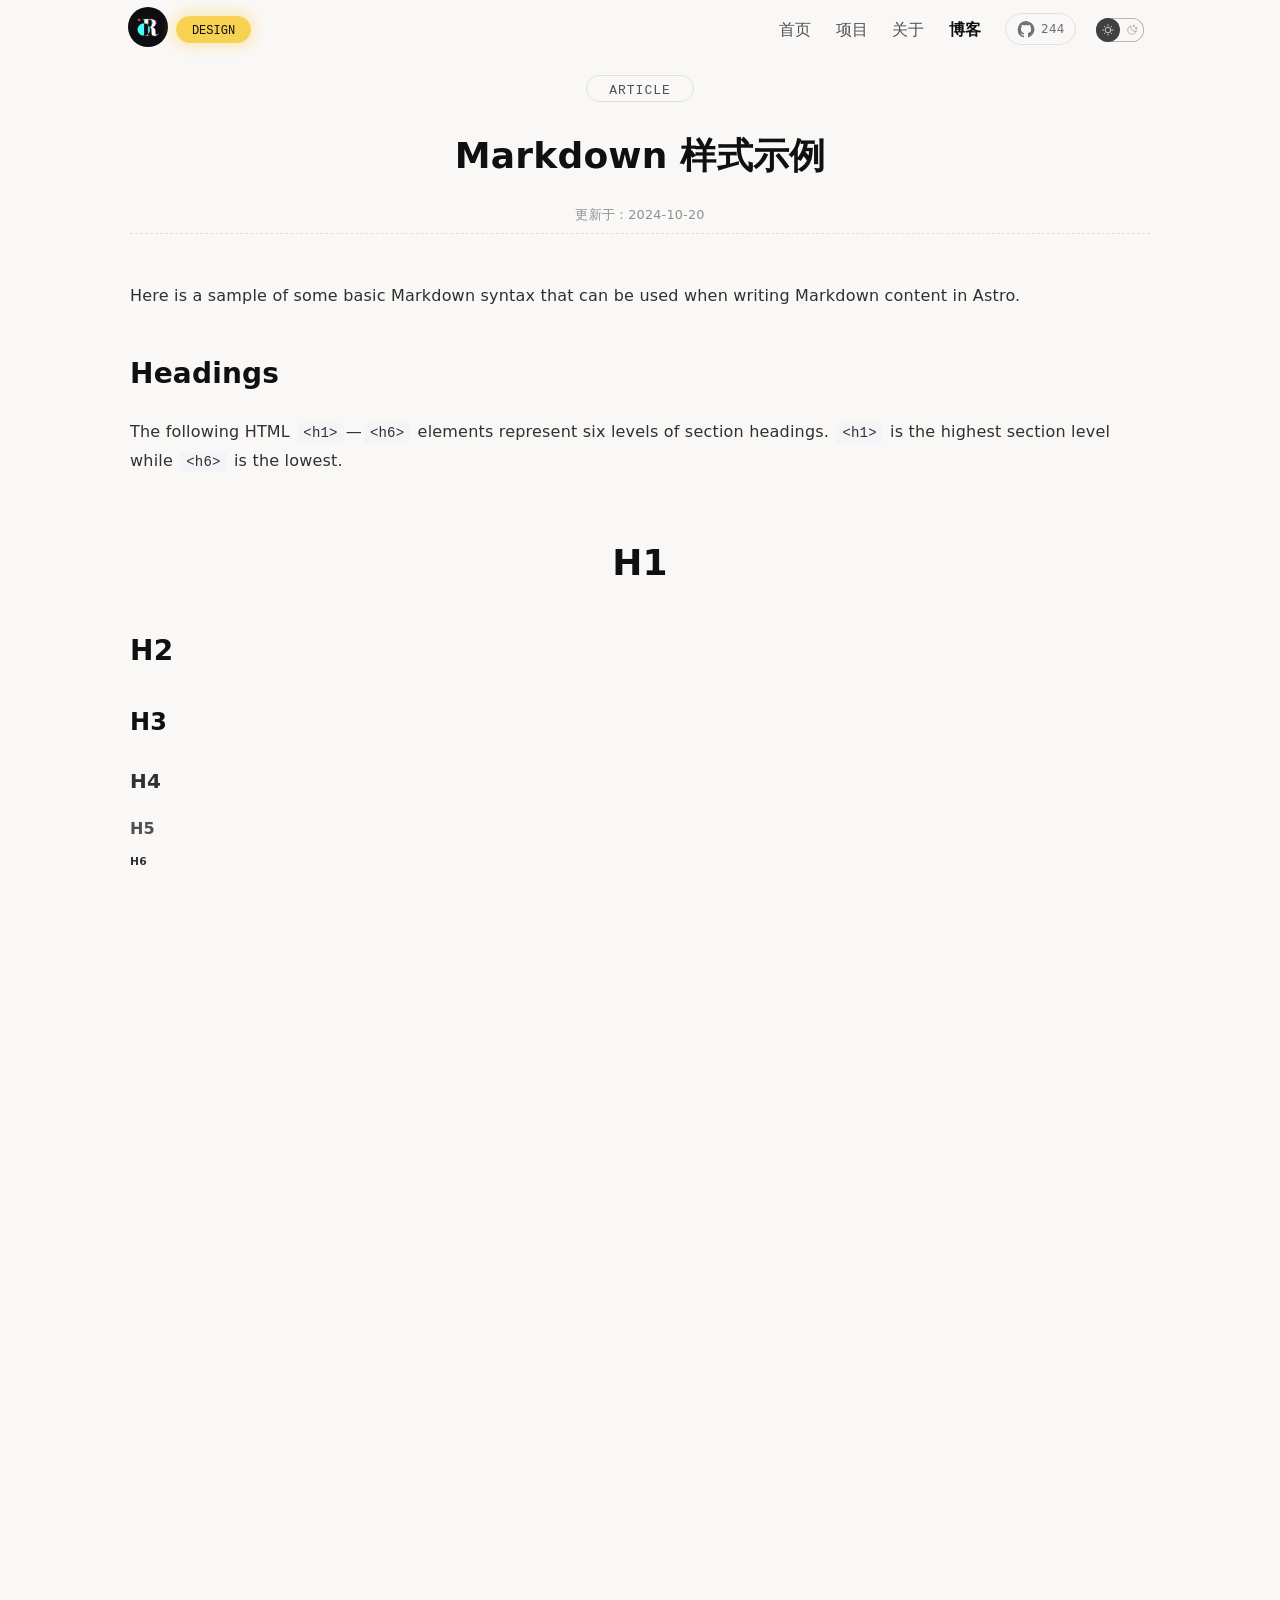
<file: blog/article-template/index.html>
<!DOCTYPE html><html lang="en"> <head><meta charset="UTF-8"><meta name="description" property="og:description" content="Here is a sample of some basic Markdown syntax that can be used when writing Markdown content in Astro."><meta name="keywords"><link rel="sitemap" href="/sitemap-index.xml"><link rel="alternate" type="application/rss+xml" title="Markdown 样式示例" href="https://gigiislove9-star.github.io/rss.xml"><meta http-equiv="X-UA-Compatible" content="IE=Edge,chrome=1"><meta name="viewport" content="width=device-width, initial-scale=1.0, user-scalable=no"><meta name="generator" content="Astro v6.4.4"><title>Markdown 样式示例</title><link rel="icon" type="image/svg+xml" href="/favicon.png"><script>
	const getThemePreference = () => {
		if (typeof localStorage !== 'undefined' && localStorage.getItem('theme')) {
			return localStorage.getItem('theme');
		}
		return window.matchMedia('(prefers-color-scheme: dark)').matches ? 'dark' : 'light';
	};
	const isDark = getThemePreference() === 'dark';
	document.documentElement.classList[isDark ? 'add' : 'remove']('theme-dark');

	if (typeof localStorage !== 'undefined') {
		// Watch the document element and persist user preference when it changes.
		const observer = new MutationObserver(() => {
			const isDark = document.documentElement.classList.contains('theme-dark');
			localStorage.setItem('theme', isDark ? 'dark' : 'light');
		});
		observer.observe(document.documentElement, { attributes: true, attributeFilter: ['class'] });
	}
</script><!-- GA4 跟踪代码 --><!-- UMAMIId 跟踪代码 --><style>.section-content[data-astro-cid-7jjqptxk],.section-desc[data-astro-cid-7jjqptxk]{text-align:center}.post-line-top[data-astro-cid-7jjqptxk]{border-top:1px dashed var(--color-700);padding-top:.5rem;padding-bottom:2rem;margin-top:.5rem;font-size:.875rem;white-space:nowrap;color:var(--color-500);font-weight:300}.post-line-bottom[data-astro-cid-7jjqptxk]{border-bottom:1px dashed var(--color-700);padding-bottom:.5rem;margin:1.25rem auto 2.5rem;font-size:.8rem;white-space:nowrap;color:var(--color-500)}.title-tag[data-astro-cid-7jjqptxk]{display:inline-block;font-size:13px;line-height:1;margin:16px auto 24px;border:1px solid var(--color-700);border-radius:36px;padding:8px 22px 4px;color:var(--color-300);text-align:center;font-family:var(--font-type);text-transform:uppercase;letter-spacing:1px}.title[data-astro-cid-7jjqptxk]{line-height:1.2;margin:.5rem 0;color:var(--color-100);text-align:center}.details[data-astro-cid-7jjqptxk]{display:flex;flex-direction:column;padding:.5rem;gap:1.5rem;justify-content:space-between;align-items:center}.tags[data-astro-cid-7jjqptxk]{display:flex;gap:.5rem}.description[data-astro-cid-7jjqptxk]{font-size:var(--text)}.content[data-astro-cid-7jjqptxk]{position:relative;color:var(--color-200);margin:3rem 0}.content[data-astro-cid-7jjqptxk]>*+*{margin-top:1rem}.content[data-astro-cid-7jjqptxk] h1,.content[data-astro-cid-7jjqptxk] h2,.content[data-astro-cid-7jjqptxk] h3,.content[data-astro-cid-7jjqptxk] h4,.content[data-astro-cid-7jjqptxk] h5{margin:1.75em 0 1em;color:var(--color-100)}.content[data-astro-cid-7jjqptxk] h2{font-size:1.75rem;color:var(--color-100)}.content[data-astro-cid-7jjqptxk] h3{font-size:1.5rem;color:var(--color-100)}.content[data-astro-cid-7jjqptxk] h4{font-size:1.25rem;color:var(--color-200)}.content[data-astro-cid-7jjqptxk] h5{font-size:1rem;color:var(--color-300)}.content[data-astro-cid-7jjqptxk] img{border-radius:8px}.content[data-astro-cid-7jjqptxk] p{margin:16px 0;line-height:1.8}.content[data-astro-cid-7jjqptxk] ol{padding-left:2em;margin:2em 0}@media(max-width:850px){.post-wrapper[data-astro-cid-7jjqptxk]{padding:0 1.25rem}.title-tag[data-astro-cid-7jjqptxk]{font-size:12px}}@media(max-width:376px){.post-wrapper[data-astro-cid-7jjqptxk]{padding:0 1rem}}.action-back[data-astro-cid-7jjqptxk]{display:none}@media(min-width:767px){.action-back[data-astro-cid-7jjqptxk]{position:fixed;display:block;top:74px;left:5%;background:var(--color-999)}}.article[data-astro-cid-7jjqptxk] a[data-astro-cid-7jjqptxk]:link{color:var(--color-blue)}
</style>
<link rel="stylesheet" href="/_astro/MainHead.BTmaqvdL.css">
<style>:root{--bg-svg-blend-mode: overlay;--bg-blend-mode: darken}:root.theme-dark{--bg-svg-blend-mode: darken;--bg-blend-mode: lighten}img{max-width:100%}.post{display:block;max-width:1020px;width:100%;margin:0 auto}section{position:relative;margin:0 auto 36px;width:100%;font-size:16px}p{line-height:1.6;margin-bottom:.875em;text-align:left}strong{font-weight:700}ul{padding-left:2em;margin:2em 0}ul ul{padding-left:1em;margin:.75em 0 2em}ul li{margin:.5em 0 .75em}.post-header{width:100%;margin:24px auto;padding-bottom:2rem;border-bottom:1px solid var(--border)}h1{font-size:2.25rem;font-weight:700;color:var(--color-100);text-align:center;line-height:1.333;margin:1rem auto .5rem}h2{font-size:2rem;font-weight:700;color:var(--color-100)}h3{font-size:1.5rem;font-weight:700;color:var(--color-100)}a:hover{text-decoration:underline}.post-title{grid-column-start:1;font-size:1.5rem;color:var(--color-100)}.content{margin-top:20px;color:var(--color-200);font-size:1rem}@media(max-width:576px){.post h1{font-size:1.75rem;margin-top:2rem}.post h2{font-size:1.5rem}.post h3,.post .post-title{font-size:1.25rem}.post p,.post ul,.post li{font-size:.875rem}}
</style>
<link rel="stylesheet" href="/_astro/Footer.Dp0xjgwi.css"></head> <body class="_body"> <div class=""> <nav data-astro-cid-dmqpwcec> <div class="container nav-wrapper" data-astro-cid-dmqpwcec> <div class="menu-header" data-astro-cid-dmqpwcec> <div class="site-title" data-astro-cid-dmqpwcec> <a href="/" class="author" data-astro-cid-dmqpwcec> <figure class="avatar" data-astro-cid-dmqpwcec> <img class="avatar__img" src="/assets/author.png" alt="" draggable="false" data-astro-cid-dmqpwcec> </figure> </a> <div class="train-switch" data-astro-cid-4bx3op6j> <button data-state="0" class="font-type train-yellow" data-astro-cid-4bx3op6j><span data-astro-cid-4bx3op6j>DESIGN</span> </button> <button data-state="1" class="font-type train-blue" data-astro-cid-4bx3op6j> <span data-astro-cid-4bx3op6j>SKILL</span></button> <button data-state="2" class="font-type train-green" data-astro-cid-4bx3op6j><span data-astro-cid-4bx3op6j>NEED3D</span></button> <button data-state="3" class="font-type train-white" data-astro-cid-4bx3op6j><span data-astro-cid-4bx3op6j>OFF</span></button> </div> <script type="module">
    // 定义事件，用于组件间通信
    const EFFECT_CHANGE_EVENT = 'effect-state-changed';

    // localStorage 操作函数
    const saveState = (state) => {
        try {
            localStorage.setItem('effectState', state.toString());
            // 设置过期时间 (48小时)
            const expiry = Date.now() + 48 * 60 * 60 * 1000;
            localStorage.setItem('effectStateExpiry', expiry.toString());
        } catch (e) {
            console.error('无法保存状态到localStorage:', e);
        }
    };

    const getCurrentState = () => {
        try {
            // 检查是否过期
            const expiry = localStorage.getItem('effectStateExpiry');
            if (expiry && parseInt(expiry) < Date.now()) {
                // 已过期，清除状态
                localStorage.removeItem('effectState');
                localStorage.removeItem('effectStateExpiry');
                return 0;
            }

            const savedState = localStorage.getItem('effectState');
            return savedState ? parseInt(savedState) : 0;
        } catch (e) {
            console.error('无法从localStorage读取状态:', e);
            return 0;
        }
    };

    // 获取按钮元素
    const buttons = document.querySelectorAll('.train-switch button');

    // 更新按钮显示
    const updateButtonDisplay = (state) => {
        buttons.forEach((button, index) => {
            button.style.display = index === state ? 'block' : 'none';
        });
    };

    // 初始化页面
    const currentState = getCurrentState();
    updateButtonDisplay(currentState);

    // 按钮点击事件
    // 按钮点击事件
    buttons.forEach((button, index) => {
        button.addEventListener('click', () => {
            const newState = (index + 1) % 4; // 循环切换状态

            // 保存状态到 localStorage，48小时有效
            saveState(newState);

            // 更新按钮显示
            updateButtonDisplay(newState);

            // 触发自定义事件，通知效果组件更新
            window.dispatchEvent(new CustomEvent(EFFECT_CHANGE_EVENT, {
                detail: { state: newState }
            }));
        });
    });
</script> </div> </div> <div id="menu-content" data-astro-cid-dmqpwcec> <div class="menu-footer pc-nav" data-astro-cid-dmqpwcec> <ul class="nav-items" data-astro-cid-dmqpwcec> <li data-astro-cid-dmqpwcec> <a class="link" href="/" target="_self" data-astro-cid-dmqpwcec> 首页 </a> </li><li data-astro-cid-dmqpwcec> <a class="link" href="/project" target="_self" data-astro-cid-dmqpwcec> 项目 </a> </li><li data-astro-cid-dmqpwcec> <a class="link" href="/about" target="_self" data-astro-cid-dmqpwcec> 关于 </a> </li><li data-astro-cid-dmqpwcec> <a class="link active" href="/blog" target="_self" data-astro-cid-dmqpwcec> 博客 </a> </li> <li data-astro-cid-dmqpwcec> <a class="github-stars" href="https://github.com/ricocc/public-portfolio-site" target="_blank" rel="noopener noreferrer" aria-label="Open ricocc/public-portfolio-site on GitHub" data-github-stars data-astro-cid-lteji3p7> <svg xmlns="http://www.w3.org/2000/svg" width="40" height="40" viewBox="0 0 256 256" aria-hidden="true" stroke="currentcolor" fill="currentcolor" style="--size:1.25rem" class="astro-patnjmll" data-astro-cid-patnjmll> <g data-astro-cid-patnjmll><g stroke-linecap="round" stroke-linejoin="round"><path fill="none" stroke-width="14.7" d="M55.7 167.2c13.9 1 21.3 13.1 22.2 14.6 4.2 7.2 10.4 9.6 18.3 7.1l1.1-3.4a60.3 60.3 0 0 1-25.8-11.9c-12-10.1-18-25.6-18-46.3"/><path fill="none" stroke-width="16" d="M61.4 205.1a24.5 24.5 0 0 1-3-6.1c-3.2-7.9-7.1-10.6-7.8-11.1l-1-.6c-2.4-1.6-9.5-6.5-7.2-13.9 1.4-4.5 6-7.2 12.3-7.2h.8c4 .3 7.6 1.5 10.7 3.2-9.1-10.1-13.6-24.3-13.6-42.3 0-11.3 3.5-21.7 10.1-30.4A46.7 46.7 0 0 1 65 67.3a8.3 8.3 0 0 1 5-4.7c2.8-.9 13.3-2.7 33.2 9.9a105 105 0 0 1 50.5 0c19.9-12.6 30.4-10.8 33.2-9.9 2.3.7 4.1 2.4 5 4.7 5 12.7 4 23.2 2.6 29.4 6.7 8.7 10 18.9 10 30.4 0 42.6-25.8 54.7-43.6 58.7 1.4 4.1 2.2 8.8 2.2 13.7l-.1 23.4v2.3"/><path fill="none" stroke-width="16" d="M160.9 185.7c1.4 4.1 2.2 8.8 2.2 13.7l-.1 23.4v2.3A98.6 98.6 0 1 0 61.4 205c-1.4-2.1-11.3-17.5-11.8-17.8-2.4-1.6-9.5-6.5-7.2-13.9 1.4-4.5 6-7.2 12.3-7.2h.8c4 .3 7.6 1.5 10.7 3.2-9.1-10.1-13.6-24.3-13.6-42.3 0-11.3 3.5-21.7 10.1-30.4A46.4 46.4 0 0 1 65 67.3a8.3 8.3 0 0 1 5-4.7c2.8-.9 13.3-2.7 33.2 9.9a105 105 0 0 1 50.5 0c19.9-12.6 30.4-10.8 33.2-9.9 2.3.7 4.1 2.4 5 4.7 5 12.7 4 23.2 2.6 29.4 6.7 8.7 10 18.9 10 30.4.1 42.6-25.8 54.7-43.6 58.6z"/><path fill="none" stroke-width="18.7" d="m170.1 203.3 17.3-12 17.2-18.7 9.5-26.6v-27.9l-9.5-27.5" /><path fill="none" stroke-width="22.7" d="m92.1 57.3 23.3-4.6 18.7-1.4 29.3 5.4m-110 32.6-8 16-4 21.4.6 20.3 3.4 13" /><path fill="none" stroke-width="13.3" d="M28.8 133a100 100 0 0 0 66.9 94.4v-8.7c-22.4 1.8-33-11.5-35.6-19.8-3.4-8.6-7.8-11.4-8.5-11.8"/></g></g>  </svg> <span class="github-stars__count" data-github-stars-count data-astro-cid-lteji3p7>244</span> </a> <script>(function(){const repo = "ricocc/public-portfolio-site";

	const starLinks = document.querySelectorAll('[data-github-stars]');
	const starCounts = document.querySelectorAll('[data-github-stars-count]');

	if (starLinks.length && starCounts.length) {
		window.__githubStarsPromise ||= fetch(`https://api.github.com/repos/${repo}`, {
			cache: 'no-store',
			headers: {
				Accept: 'application/vnd.github+json',
			},
		});

		window.__githubStarsPromise
			.then((response) => (response.ok ? response.json() : null))
			.then((data) => {
				if (typeof data?.stargazers_count !== 'number') return;
				const formattedStars = new Intl.NumberFormat('en', {
					notation: data.stargazers_count >= 10000 ? 'compact' : 'standard',
					maximumFractionDigits: 1,
				}).format(data.stargazers_count);
				starCounts.forEach((starCount) => {
					starCount.textContent = formattedStars;
				});
				starLinks.forEach((starLink) => {
					starLink.setAttribute('aria-label', `${repo} has ${data.stargazers_count} GitHub stars`);
				});
			})
			.catch(() => {
				starLinks.forEach((starLink) => {
					starLink.setAttribute('data-stars-unavailable', 'true');
				});
			});
	}
})();</script> </li> </ul> <div class="theme-toggle" style="transform:scale(0.75)" data-astro-cid-dmqpwcec> <theme-toggle data-astro-cid-x3pjskd3="true"> <button data-astro-cid-x3pjskd3> <!-- <span class="sr-only">Dark theme</span> --> <span class="icon light" data-astro-cid-x3pjskd3><svg xmlns="http://www.w3.org/2000/svg" width="40" height="40" viewBox="0 0 256 256" aria-hidden="true" stroke="currentcolor" fill="currentcolor" class="astro-patnjmll" data-astro-cid-patnjmll> <g data-astro-cid-patnjmll><circle cx="128" cy="128" r="60" fill="none" stroke-linecap="round" stroke-linejoin="round" stroke-width="16"/><path fill="none" stroke-linecap="round" stroke-linejoin="round" stroke-width="16" d="M128 36V16M63 63 49 49m-13 79H16m47 65-14 14m79 13v20m65-47 14 14m13-79h20m-47-65 14-14"/></g>  </svg></span> <span class="icon dark" data-astro-cid-x3pjskd3><svg xmlns="http://www.w3.org/2000/svg" width="40" height="40" viewBox="0 0 256 256" aria-hidden="true" stroke="currentcolor" fill="currentcolor" class="astro-patnjmll" data-astro-cid-patnjmll> <g data-astro-cid-patnjmll><path fill="none" stroke-linecap="round" stroke-linejoin="round" stroke-width="16" d="M216 112V64m24 24h-48m-24-64v32m16-16h-32m65 113A92 92 0 0 1 103 39h0a92 92 0 1 0 114 114Z"/></g>  </svg></span> </button> </theme-toggle>  <script type="module">class n extends HTMLElement{constructor(){super();const e=this.querySelector("button"),t=s=>{document.documentElement.classList[s?"add":"remove"]("theme-dark"),e.setAttribute("aria-pressed",String(s))};e.addEventListener("click",()=>t(!this.isDark())),t(this.isDark())}isDark(){return document.documentElement.classList.contains("theme-dark")}}customElements.define("theme-toggle",n);</script> </div> </div> <div class="mobile-header" data-astro-cid-mmnn6jm5> <div class="hamburger" data-astro-cid-mmnn6jm5> <div class="hamburger-toggle" data-astro-cid-mmnn6jm5> <span data-astro-cid-mmnn6jm5></span> </div> </div> <div class="m-nav" data-astro-cid-mmnn6jm5> <div class="m-nav-wrap" data-astro-cid-mmnn6jm5> <ul class="m-menu" data-astro-cid-mmnn6jm5> <li class="m-menu-li" data-astro-cid-mmnn6jm5> <a class="m-menu__link l" href="/" target="_self" data-astro-cid-mmnn6jm5> 首页 </a> </li><li class="m-menu-li" data-astro-cid-mmnn6jm5> <a class="m-menu__link l" href="/project" target="_self" data-astro-cid-mmnn6jm5> 项目 </a> </li><li class="m-menu-li" data-astro-cid-mmnn6jm5> <a class="m-menu__link l" href="/about" target="_self" data-astro-cid-mmnn6jm5> 关于 </a> </li><li class="m-menu-li" data-astro-cid-mmnn6jm5> <a class="m-menu__link l active" href="/blog" target="_self" data-astro-cid-mmnn6jm5> 博客 </a> </li> <li class="m-menu-li m-menu-li--github" data-astro-cid-mmnn6jm5> <a class="github-stars" href="https://github.com/ricocc/public-portfolio-site" target="_blank" rel="noopener noreferrer" aria-label="Open ricocc/public-portfolio-site on GitHub" data-github-stars data-astro-cid-lteji3p7> <svg xmlns="http://www.w3.org/2000/svg" width="40" height="40" viewBox="0 0 256 256" aria-hidden="true" stroke="currentcolor" fill="currentcolor" style="--size:1.25rem" class="astro-patnjmll" data-astro-cid-patnjmll> <g data-astro-cid-patnjmll><g stroke-linecap="round" stroke-linejoin="round"><path fill="none" stroke-width="14.7" d="M55.7 167.2c13.9 1 21.3 13.1 22.2 14.6 4.2 7.2 10.4 9.6 18.3 7.1l1.1-3.4a60.3 60.3 0 0 1-25.8-11.9c-12-10.1-18-25.6-18-46.3"/><path fill="none" stroke-width="16" d="M61.4 205.1a24.5 24.5 0 0 1-3-6.1c-3.2-7.9-7.1-10.6-7.8-11.1l-1-.6c-2.4-1.6-9.5-6.5-7.2-13.9 1.4-4.5 6-7.2 12.3-7.2h.8c4 .3 7.6 1.5 10.7 3.2-9.1-10.1-13.6-24.3-13.6-42.3 0-11.3 3.5-21.7 10.1-30.4A46.7 46.7 0 0 1 65 67.3a8.3 8.3 0 0 1 5-4.7c2.8-.9 13.3-2.7 33.2 9.9a105 105 0 0 1 50.5 0c19.9-12.6 30.4-10.8 33.2-9.9 2.3.7 4.1 2.4 5 4.7 5 12.7 4 23.2 2.6 29.4 6.7 8.7 10 18.9 10 30.4 0 42.6-25.8 54.7-43.6 58.7 1.4 4.1 2.2 8.8 2.2 13.7l-.1 23.4v2.3"/><path fill="none" stroke-width="16" d="M160.9 185.7c1.4 4.1 2.2 8.8 2.2 13.7l-.1 23.4v2.3A98.6 98.6 0 1 0 61.4 205c-1.4-2.1-11.3-17.5-11.8-17.8-2.4-1.6-9.5-6.5-7.2-13.9 1.4-4.5 6-7.2 12.3-7.2h.8c4 .3 7.6 1.5 10.7 3.2-9.1-10.1-13.6-24.3-13.6-42.3 0-11.3 3.5-21.7 10.1-30.4A46.4 46.4 0 0 1 65 67.3a8.3 8.3 0 0 1 5-4.7c2.8-.9 13.3-2.7 33.2 9.9a105 105 0 0 1 50.5 0c19.9-12.6 30.4-10.8 33.2-9.9 2.3.7 4.1 2.4 5 4.7 5 12.7 4 23.2 2.6 29.4 6.7 8.7 10 18.9 10 30.4.1 42.6-25.8 54.7-43.6 58.6z"/><path fill="none" stroke-width="18.7" d="m170.1 203.3 17.3-12 17.2-18.7 9.5-26.6v-27.9l-9.5-27.5" /><path fill="none" stroke-width="22.7" d="m92.1 57.3 23.3-4.6 18.7-1.4 29.3 5.4m-110 32.6-8 16-4 21.4.6 20.3 3.4 13" /><path fill="none" stroke-width="13.3" d="M28.8 133a100 100 0 0 0 66.9 94.4v-8.7c-22.4 1.8-33-11.5-35.6-19.8-3.4-8.6-7.8-11.4-8.5-11.8"/></g></g>  </svg> <span class="github-stars__count" data-github-stars-count data-astro-cid-lteji3p7>244</span> </a> <script>(function(){const repo = "ricocc/public-portfolio-site";

	const starLinks = document.querySelectorAll('[data-github-stars]');
	const starCounts = document.querySelectorAll('[data-github-stars-count]');

	if (starLinks.length && starCounts.length) {
		window.__githubStarsPromise ||= fetch(`https://api.github.com/repos/${repo}`, {
			cache: 'no-store',
			headers: {
				Accept: 'application/vnd.github+json',
			},
		});

		window.__githubStarsPromise
			.then((response) => (response.ok ? response.json() : null))
			.then((data) => {
				if (typeof data?.stargazers_count !== 'number') return;
				const formattedStars = new Intl.NumberFormat('en', {
					notation: data.stargazers_count >= 10000 ? 'compact' : 'standard',
					maximumFractionDigits: 1,
				}).format(data.stargazers_count);
				starCounts.forEach((starCount) => {
					starCount.textContent = formattedStars;
				});
				starLinks.forEach((starLink) => {
					starLink.setAttribute('aria-label', `${repo} has ${data.stargazers_count} GitHub stars`);
				});
			})
			.catch(() => {
				starLinks.forEach((starLink) => {
					starLink.setAttribute('data-stars-unavailable', 'true');
				});
			});
	}
})();</script> </li> <li class="m-menu-li" data-astro-cid-mmnn6jm5> <div class="theme-toggle" style="transform:scale(1.1);" data-astro-cid-mmnn6jm5></div> </li> </ul> </div> </div> <div class="m-nav-mask" data-astro-cid-mmnn6jm5></div> </div> <script type="module">document.addEventListener("DOMContentLoaded",()=>{const e=()=>{document.querySelector(".hamburger-toggle")?.classList.toggle("close-line"),document.querySelector(".m-nav")?.classList.toggle("is-active"),document.querySelector(".m-nav-mask")?.classList.toggle("is-active")};document.querySelector(".hamburger-toggle")?.addEventListener("click",e),document.querySelector(".m-nav-mask")?.addEventListener("click",e)});</script> </div> </div> </nav> <div class="train-1" data-astro-cid-yntz5ahj> <div class="effects train-icons" data-astro-cid-yntz5ahj> <div class="effects__img" data-astro-cid-yntz5ahj> <div class="effects__img-inner" style="background-image:url(/assets/effects/3dicons/bezier.png)" data-astro-cid-yntz5ahj></div> </div> <div class="effects__img" data-astro-cid-yntz5ahj> <div class="effects__img-inner" style="background-image:url(/assets/effects/3dicons/game.png)" data-astro-cid-yntz5ahj></div> </div> <div class="effects__img" data-astro-cid-yntz5ahj> <div class="effects__img-inner" style="background-image:url(/assets/effects/3dicons/hourglass.png)" data-astro-cid-yntz5ahj></div> </div> <div class="effects__img" data-astro-cid-yntz5ahj> <div class="effects__img-inner" style="background-image:url(/assets/effects/3dicons/image.png)" data-astro-cid-yntz5ahj></div> </div> <div class="effects__img" data-astro-cid-yntz5ahj> <div class="effects__img-inner" style="background-image:url(/assets/effects/3dicons/rocket.png)" data-astro-cid-yntz5ahj></div> </div> <div class="effects__img" data-astro-cid-yntz5ahj> <div class="effects__img-inner" style="background-image:url(/assets/effects/3dicons/compass.png)" data-astro-cid-yntz5ahj></div> </div> <div class="effects__img" data-astro-cid-yntz5ahj> <div class="effects__img-inner" style="background-image:url(/assets/effects/3dicons/battery.png)" data-astro-cid-yntz5ahj></div> </div> <div class="effects__img" data-astro-cid-yntz5ahj> <div class="effects__img-inner" style="background-image:url(/assets/effects/3dicons/lamp.png)" data-astro-cid-yntz5ahj></div> </div> <div class="effects__img" data-astro-cid-yntz5ahj> <div class="effects__img-inner" style="background-image:url(/assets/effects/3dicons/coffee-cup.png)" data-astro-cid-yntz5ahj></div> </div> <div class="effects__img" data-astro-cid-yntz5ahj> <div class="effects__img-inner" style="background-image:url(/assets/effects/3dicons/weather.png)" data-astro-cid-yntz5ahj></div> </div> </div> </div> <!-- <div class="train-switch train-switch-abs">
    <button data-state="0" class="font-type train-yellow"><span>ICONS</span> </button>
    <button data-state="1" class="font-type train-blue"> <span>LOGO</span></button>
		<button data-state="2" class="font-type train-green"><span>PRISM</span></button>
</div>
 --> <script src="/plugins/effects/imagesloaded.pkgd.min.js"></script> <script src="/plugins/effects/gsap.min.js"></script> <script type="module">
	import { preloadImages } from '/plugins/effects/utils.js';
	import { ImageTrail } from '/plugins/effects/imageTrail.js';

	// 图片数组定义
	const images = [
		'bezier.png',
		'game.png',
		'hourglass.png',
		'image.png',
		'rocket.png',
		'compass.png',
		'battery.png',
		'lamp.png',
		'coffee-cup.png',
		'weather.png'
	];
	const logoImages = [
		'apple.png',
		'blender.png',
		'dribbble.png',
		'figma.png',
		'github.png',
		'pin.png',
		'react.png',
		'sketch.png',
		'vue.png',
		'wechat.png'
	];
	const need3d = [
		'01.png',
		'02.png',
		'03.png',
		'04.png',
		'05.png',
		'06.png',
		'07.png',
		'08.png',
		'09.png',
		'10.png'
	];
	// 定义事件，用于组件间通信
	const EFFECT_CHANGE_EVENT = 'effect-state-changed';

	// 获取当前效果状态
	const getCurrentState = () => {
		try {
			// 检查是否过期
			const expiry = localStorage.getItem('effectStateExpiry');
			if (expiry && parseInt(expiry) < Date.now()) {
				// 已过期，清除状态
				localStorage.removeItem('effectState');
				localStorage.removeItem('effectStateExpiry');
				return 0;
			}

			const savedState = localStorage.getItem('effectState');
			return savedState ? parseInt(savedState) : 0;
		} catch (e) {
			console.error('无法从localStorage读取状态:', e);
			return 0;
		}
	};

	// DOM 元素
	const effects = document.querySelector('.effects');
	const effectsImgs = document.querySelectorAll('.effects__img-inner');

	// 更新图片
	const changeImages = (imagesArr, folderPath) => {
		effectsImgs.forEach((img, index) => {
			img.style.backgroundImage = `url(${folderPath}${imagesArr[index]})`;
		});
	};

	// 更新效果类名
	const updateEffectsClass = (state) => {
		effects.className = 'effects'; // 重置类名
		switch (state) {
			case 0:
				effects.classList.add('train-icons');
				break;
			case 1:
				effects.classList.add('train-logo');
				break;
			case 2:
				effects.classList.add('train-prism');
				break;
			default:
				effects.classList.add('train-icons');
		}
	};

	// 初始化状态
	const initializeState = (state) => {
		updateEffectsClass(state);
		switch (state) {
			case 0:
				changeImages(images, '/assets/effects/3dicons/');
				break;
			case 1:
				changeImages(logoImages, '/assets/effects/logo/');
				break;
			case 2:
				changeImages(need3d, '/assets/effects/need3d/');
				break;
			default:
				changeImages(images, '/assets/effects/3dicons/');
		}
	};

		// 保存 ImageTrail 实例
	let imageTrailInstance = null;

	// 图片预加载
	preloadImages('.effects__img-inner').then(() => {
		imageTrailInstance = new ImageTrail(document.querySelector('.effects'));
	});

	// 初始化页面
	const currentState = getCurrentState();
	initializeState(currentState);

	document.addEventListener('DOMContentLoaded', () => {
		// 确保imageTrailInstance已创建后再检查
		const checkInstanceInterval = setInterval(() => {
			if (imageTrailInstance) {
			// 如果当前状态是3，则禁用鼠标跟随效果
			if (currentState === 3) {
				imageTrailInstance.disable();
			}
			clearInterval(checkInstanceInterval);
			}
		}, 100);
		});

		window.addEventListener(EFFECT_CHANGE_EVENT, (e) => {
		const newState = e.detail.state;

		// 更新图片 & 类名
		initializeState(newState);

		// 控制鼠标跟随
		if (imageTrailInstance) {
			if (newState === 3) {
			imageTrailInstance.disable();
			} else {
			imageTrailInstance.enable();
			// 重要：确保在启用后重新开始渲染循环
			imageTrailInstance.restartRender();
			}
		}
		});
</script>  <script type="module">class i extends HTMLElement{constructor(){super(),this.appendChild(this.querySelector("template").content.cloneNode(!0));const t=this.querySelector("button"),n=document.getElementById("menu-content");n.hidden=!0;const d=e=>{t.setAttribute("aria-expanded",e?"true":"false"),n.hidden=!e};t.addEventListener("click",()=>d(n.hidden));const s=e=>{d(e.matches),t.hidden=e.matches},c=window.matchMedia("(min-width: 50em)");s(c),c.addEventListener("change",s)}}customElements.define("menu-button",i);</script> <div class="section post"> <div class="container">   <div class="post article" data-astro-cid-7jjqptxk> <main class="post-wrapper" data-astro-cid-7jjqptxk> <div class="section-header" data-astro-cid-7jjqptxk> <div class="row" data-astro-cid-7jjqptxk> <div class="section-content col-1a" data-astro-cid-7jjqptxk> <div class="section-title" data-astro-cid-7jjqptxk> <div class="title-tag" data-astro-cid-7jjqptxk>
Article
</div> <h1 class="title" data-astro-cid-7jjqptxk> Markdown 样式示例 </h1> </div> <!-- <div class="section-desc  text-center" >
							{entry.data.description}
						</div> --> </div> </div> <div class="post-line post-line-bottom text-center" data-astro-cid-7jjqptxk> <span class="text-center" data-astro-cid-7jjqptxk>更新于：2024-10-20</span>  </div> </div> <section data-astro-cid-7jjqptxk> <div class="content" data-astro-cid-7jjqptxk> <p>Here is a sample of some basic Markdown syntax that can be used when writing Markdown content in Astro.</p>
<h2 id="headings">Headings</h2>
<p>The following HTML <code>&#x3C;h1></code>—<code>&#x3C;h6></code> elements represent six levels of section headings. <code>&#x3C;h1></code> is the highest section level while <code>&#x3C;h6></code> is the lowest.</p>
<h1 id="h1">H1</h1>
<h2 id="h2">H2</h2>
<h3 id="h3">H3</h3>
<h4 id="h4">H4</h4>
<h5 id="h5">H5</h5>
<h6 id="h6">H6</h6>
<h2 id="paragraph">Paragraph</h2>
<p>Xerum, quo qui aut unt expliquam qui dolut labo. Aque venitatiusda cum, voluptionse latur sitiae dolessi aut parist aut dollo enim qui voluptate ma dolestendit peritin re plis aut quas inctum laceat est volestemque commosa as cus endigna tectur, offic to cor sequas etum rerum idem sintibus eiur? Quianimin porecus evelectur, cum que nis nust voloribus ratem aut omnimi, sitatur? Quiatem. Nam, omnis sum am facea corem alique molestrunt et eos evelece arcillit ut aut eos eos nus, sin conecerem erum fuga. Ri oditatquam, ad quibus unda veliamenimin cusam et facea ipsamus es exerum sitate dolores editium rerore eost, temped molorro ratiae volorro te reribus dolorer sperchicium faceata tiustia prat.</p>
<p>Itatur? Quiatae cullecum rem ent aut odis in re eossequodi nonsequ idebis ne sapicia is sinveli squiatum, core et que aut hariosam ex eat.</p>
<h2 id="images">Images</h2>
<h2 id="blockquotes">Blockquotes</h2>
<p>The blockquote element represents content that is quoted from another source, optionally with a citation which must be within a <code>footer</code> or <code>cite</code> element, and optionally with in-line changes such as annotations and abbreviations.</p>
<h3 id="blockquote-without-attribution">Blockquote without attribution</h3>
<h4 id="syntax">Syntax</h4>
<pre class="astro-code github-dark" style="background-color:#24292e;color:#e1e4e8; overflow-x: auto; white-space: pre-wrap; word-wrap: break-word;" tabindex="0" data-language="markdown"><code><span class="line"><span style="color:#85E89D">> Tiam, ad mint andaepu dandae nostion secatur sequo quae.  </span></span>
<span class="line"><span style="color:#85E89D">> </span><span style="color:#E1E4E8;font-weight:bold">**Note**</span><span style="color:#85E89D"> that you can use </span><span style="color:#E1E4E8;font-style:italic">_Markdown syntax_</span><span style="color:#85E89D"> within a blockquote.</span></span></code></pre>
<h4 id="output">Output</h4>
<blockquote>
<p>Tiam, ad mint andaepu dandae nostion secatur sequo quae.<br>
<strong>Note</strong> that you can use <em>Markdown syntax</em> within a blockquote.</p>
</blockquote>
<h3 id="blockquote-with-attribution">Blockquote with attribution</h3>
<h4 id="syntax-1">Syntax</h4>
<pre class="astro-code github-dark" style="background-color:#24292e;color:#e1e4e8; overflow-x: auto; white-space: pre-wrap; word-wrap: break-word;" tabindex="0" data-language="markdown"><code><span class="line"><span style="color:#85E89D">> Don't communicate by sharing memory, share memory by communicating.&#x3C;br></span></span>
<span class="line"><span style="color:#85E89D">> — &#x3C;cite>Rob Pike[</span><span style="color:#DBEDFF;text-decoration:underline">^1</span><span style="color:#85E89D">]&#x3C;/cite></span></span></code></pre>
<h4 id="output-1">Output</h4>
<blockquote>
<p>Don’t communicate by sharing memory, share memory by communicating.<br>
— <cite>Rob Pike<sup><a href="#user-content-fn-1" id="user-content-fnref-1" data-footnote-ref="" aria-describedby="footnote-label">1</a></sup></cite></p>
</blockquote>
<h2 id="tables">Tables</h2>
<h3 id="syntax-2">Syntax</h3>
<pre class="astro-code github-dark" style="background-color:#24292e;color:#e1e4e8; overflow-x: auto; white-space: pre-wrap; word-wrap: break-word;" tabindex="0" data-language="markdown"><code><span class="line"><span style="color:#E1E4E8">| Italics   | Bold     | Code   |</span></span>
<span class="line"><span style="color:#E1E4E8">| --------- | -------- | ------ |</span></span>
<span class="line"><span style="color:#E1E4E8">| </span><span style="color:#E1E4E8;font-style:italic">_italics_</span><span style="color:#E1E4E8"> | </span><span style="color:#E1E4E8;font-weight:bold">**bold**</span><span style="color:#E1E4E8"> | </span><span style="color:#79B8FF">`code`</span><span style="color:#E1E4E8"> |</span></span></code></pre>
<h3 id="output-2">Output</h3>















<table><thead><tr><th>Italics</th><th>Bold</th><th>Code</th></tr></thead><tbody><tr><td><em>italics</em></td><td><strong>bold</strong></td><td><code>code</code></td></tr></tbody></table>
<h2 id="code-blocks">Code Blocks</h2>
<h3 id="syntax-3">Syntax</h3>
<p>we can use 3 backticks ``` in new line and write snippet and close with 3 backticks on new line and to highlight language specific syntax, write one word of language name after first 3 backticks, for eg. html, javascript, css, markdown, typescript, txt, bash</p>
<pre class="astro-code github-dark" style="background-color:#24292e;color:#e1e4e8; overflow-x: auto; white-space: pre-wrap; word-wrap: break-word;" tabindex="0" data-language="markdown"><code><span class="line"><span style="color:#E1E4E8">```html</span></span>
<span class="line"><span style="color:#E1E4E8">&#x3C;!doctype html></span></span>
<span class="line"><span style="color:#E1E4E8">&#x3C;html lang="en"></span></span>
<span class="line"><span style="color:#E1E4E8">  &#x3C;head></span></span>
<span class="line"><span style="color:#E1E4E8">    &#x3C;meta charset="utf-8" /></span></span>
<span class="line"><span style="color:#E1E4E8">    &#x3C;title>Example HTML5 Document&#x3C;/title></span></span>
<span class="line"><span style="color:#E1E4E8">  &#x3C;/head></span></span>
<span class="line"><span style="color:#E1E4E8">  &#x3C;body></span></span>
<span class="line"><span style="color:#E1E4E8">    &#x3C;p>Test&#x3C;/p></span></span>
<span class="line"><span style="color:#E1E4E8">  &#x3C;/body></span></span>
<span class="line"><span style="color:#E1E4E8">&#x3C;/html></span></span>
<span class="line"><span style="color:#E1E4E8">```</span></span></code></pre>
<h3 id="output-3">Output</h3>
<pre class="astro-code github-dark" style="background-color:#24292e;color:#e1e4e8; overflow-x: auto; white-space: pre-wrap; word-wrap: break-word;" tabindex="0" data-language="html"><code><span class="line"><span style="color:#E1E4E8">&#x3C;!</span><span style="color:#85E89D">doctype</span><span style="color:#B392F0"> html</span><span style="color:#E1E4E8">></span></span>
<span class="line"><span style="color:#E1E4E8">&#x3C;</span><span style="color:#85E89D">html</span><span style="color:#B392F0"> lang</span><span style="color:#E1E4E8">=</span><span style="color:#9ECBFF">"en"</span><span style="color:#E1E4E8">></span></span>
<span class="line"><span style="color:#E1E4E8">  &#x3C;</span><span style="color:#85E89D">head</span><span style="color:#E1E4E8">></span></span>
<span class="line"><span style="color:#E1E4E8">    &#x3C;</span><span style="color:#85E89D">meta</span><span style="color:#B392F0"> charset</span><span style="color:#E1E4E8">=</span><span style="color:#9ECBFF">"utf-8"</span><span style="color:#E1E4E8"> /></span></span>
<span class="line"><span style="color:#E1E4E8">    &#x3C;</span><span style="color:#85E89D">title</span><span style="color:#E1E4E8">>Example HTML5 Document&#x3C;/</span><span style="color:#85E89D">title</span><span style="color:#E1E4E8">></span></span>
<span class="line"><span style="color:#E1E4E8">  &#x3C;/</span><span style="color:#85E89D">head</span><span style="color:#E1E4E8">></span></span>
<span class="line"><span style="color:#E1E4E8">  &#x3C;</span><span style="color:#85E89D">body</span><span style="color:#E1E4E8">></span></span>
<span class="line"><span style="color:#E1E4E8">    &#x3C;</span><span style="color:#85E89D">p</span><span style="color:#E1E4E8">>Test&#x3C;/</span><span style="color:#85E89D">p</span><span style="color:#E1E4E8">></span></span>
<span class="line"><span style="color:#E1E4E8">  &#x3C;/</span><span style="color:#85E89D">body</span><span style="color:#E1E4E8">></span></span>
<span class="line"><span style="color:#E1E4E8">&#x3C;/</span><span style="color:#85E89D">html</span><span style="color:#E1E4E8">></span></span></code></pre>
<h2 id="list-types">List Types</h2>
<h3 id="ordered-list">Ordered List</h3>
<h4 id="syntax-4">Syntax</h4>
<pre class="astro-code github-dark" style="background-color:#24292e;color:#e1e4e8; overflow-x: auto; white-space: pre-wrap; word-wrap: break-word;" tabindex="0" data-language="markdown"><code><span class="line"><span style="color:#FFAB70">1.</span><span style="color:#E1E4E8"> First item</span></span>
<span class="line"><span style="color:#FFAB70">2.</span><span style="color:#E1E4E8"> Second item</span></span>
<span class="line"><span style="color:#FFAB70">3.</span><span style="color:#E1E4E8"> Third item</span></span></code></pre>
<h4 id="output-4">Output</h4>
<ol>
<li>First item</li>
<li>Second item</li>
<li>Third item</li>
</ol>
<h3 id="unordered-list">Unordered List</h3>
<h4 id="syntax-5">Syntax</h4>
<pre class="astro-code github-dark" style="background-color:#24292e;color:#e1e4e8; overflow-x: auto; white-space: pre-wrap; word-wrap: break-word;" tabindex="0" data-language="markdown"><code><span class="line"><span style="color:#FFAB70">-</span><span style="color:#E1E4E8"> List item</span></span>
<span class="line"><span style="color:#FFAB70">-</span><span style="color:#E1E4E8"> Another item</span></span>
<span class="line"><span style="color:#FFAB70">-</span><span style="color:#E1E4E8"> And another item</span></span></code></pre>
<h4 id="output-5">Output</h4>
<ul>
<li>List item</li>
<li>Another item</li>
<li>And another item</li>
</ul>
<h3 id="nested-list">Nested list</h3>
<h4 id="syntax-6">Syntax</h4>
<pre class="astro-code github-dark" style="background-color:#24292e;color:#e1e4e8; overflow-x: auto; white-space: pre-wrap; word-wrap: break-word;" tabindex="0" data-language="markdown"><code><span class="line"><span style="color:#FFAB70">-</span><span style="color:#E1E4E8"> Fruit</span></span>
<span class="line"><span style="color:#FFAB70">  -</span><span style="color:#E1E4E8"> Apple</span></span>
<span class="line"><span style="color:#FFAB70">  -</span><span style="color:#E1E4E8"> Orange</span></span>
<span class="line"><span style="color:#FFAB70">  -</span><span style="color:#E1E4E8"> Banana</span></span>
<span class="line"><span style="color:#FFAB70">-</span><span style="color:#E1E4E8"> Dairy</span></span>
<span class="line"><span style="color:#FFAB70">  -</span><span style="color:#E1E4E8"> Milk</span></span>
<span class="line"><span style="color:#FFAB70">  -</span><span style="color:#E1E4E8"> Cheese</span></span></code></pre>
<h4 id="output-6">Output</h4>
<ul>
<li>Fruit
<ul>
<li>Apple</li>
<li>Orange</li>
<li>Banana</li>
</ul>
</li>
<li>Dairy
<ul>
<li>Milk</li>
<li>Cheese</li>
</ul>
</li>
</ul>
<h2 id="other-elements--abbr-sub-sup-kbd-mark">Other Elements — abbr, sub, sup, kbd, mark</h2>
<h3 id="syntax-7">Syntax</h3>
<pre class="astro-code github-dark" style="background-color:#24292e;color:#e1e4e8; overflow-x: auto; white-space: pre-wrap; word-wrap: break-word;" tabindex="0" data-language="markdown"><code><span class="line"><span style="color:#E1E4E8">&#x3C;abbr title="Graphics Interchange Format">GIF&#x3C;/abbr> is a bitmap image format.</span></span>
<span class="line"></span>
<span class="line"><span style="color:#E1E4E8">H&#x3C;sub>2&#x3C;/sub>O</span></span>
<span class="line"></span>
<span class="line"><span style="color:#E1E4E8">X&#x3C;sup>n&#x3C;/sup> + Y&#x3C;sup>n&#x3C;/sup> = Z&#x3C;sup>n&#x3C;/sup></span></span>
<span class="line"></span>
<span class="line"><span style="color:#E1E4E8">Press &#x3C;kbd>CTRL&#x3C;/kbd> + &#x3C;kbd>ALT&#x3C;/kbd> + &#x3C;kbd>Delete&#x3C;/kbd> to end the session.</span></span>
<span class="line"></span>
<span class="line"><span style="color:#E1E4E8">Most &#x3C;mark>salamanders&#x3C;/mark> are nocturnal, and hunt for insects, worms, and other small creatures.</span></span></code></pre>
<h3 id="output-7">Output</h3>
<p><abbr title="Graphics Interchange Format">GIF</abbr> is a bitmap image format.</p>
<p>H<sub>2</sub>O</p>
<p>X<sup>n</sup> + Y<sup>n</sup> = Z<sup>n</sup></p>
<p>Press <kbd>CTRL</kbd> + <kbd>ALT</kbd> + <kbd>Delete</kbd> to end the session.</p>
<p>Most <mark>salamanders</mark> are nocturnal, and hunt for insects, worms, and other small creatures.</p>
<section data-footnotes="" class="footnotes"><h2 class="sr-only" id="footnote-label">Footnotes</h2>
<ol>
<li id="user-content-fn-1">
<p>The above quote is excerpted from Rob Pike’s <a href="https://www.youtube.com/watch?v=PAAkCSZUG1c">talk</a> during Gopherfest, November 18, 2015. <a href="#user-content-fnref-1" data-footnote-backref="" aria-label="Back to reference 1" class="data-footnote-backref">↩</a></p>
</li>
</ol>
</section> </div> </section> </main> </div>    </div> </div> <footer data-astro-cid-sz7xmlte> <div class="group" data-astro-cid-sz7xmlte> <p data-astro-cid-sz7xmlte>© 2026 Chenxi. All Rights Reserved.</p> </div> </footer> </div> </body> </html>
</file>
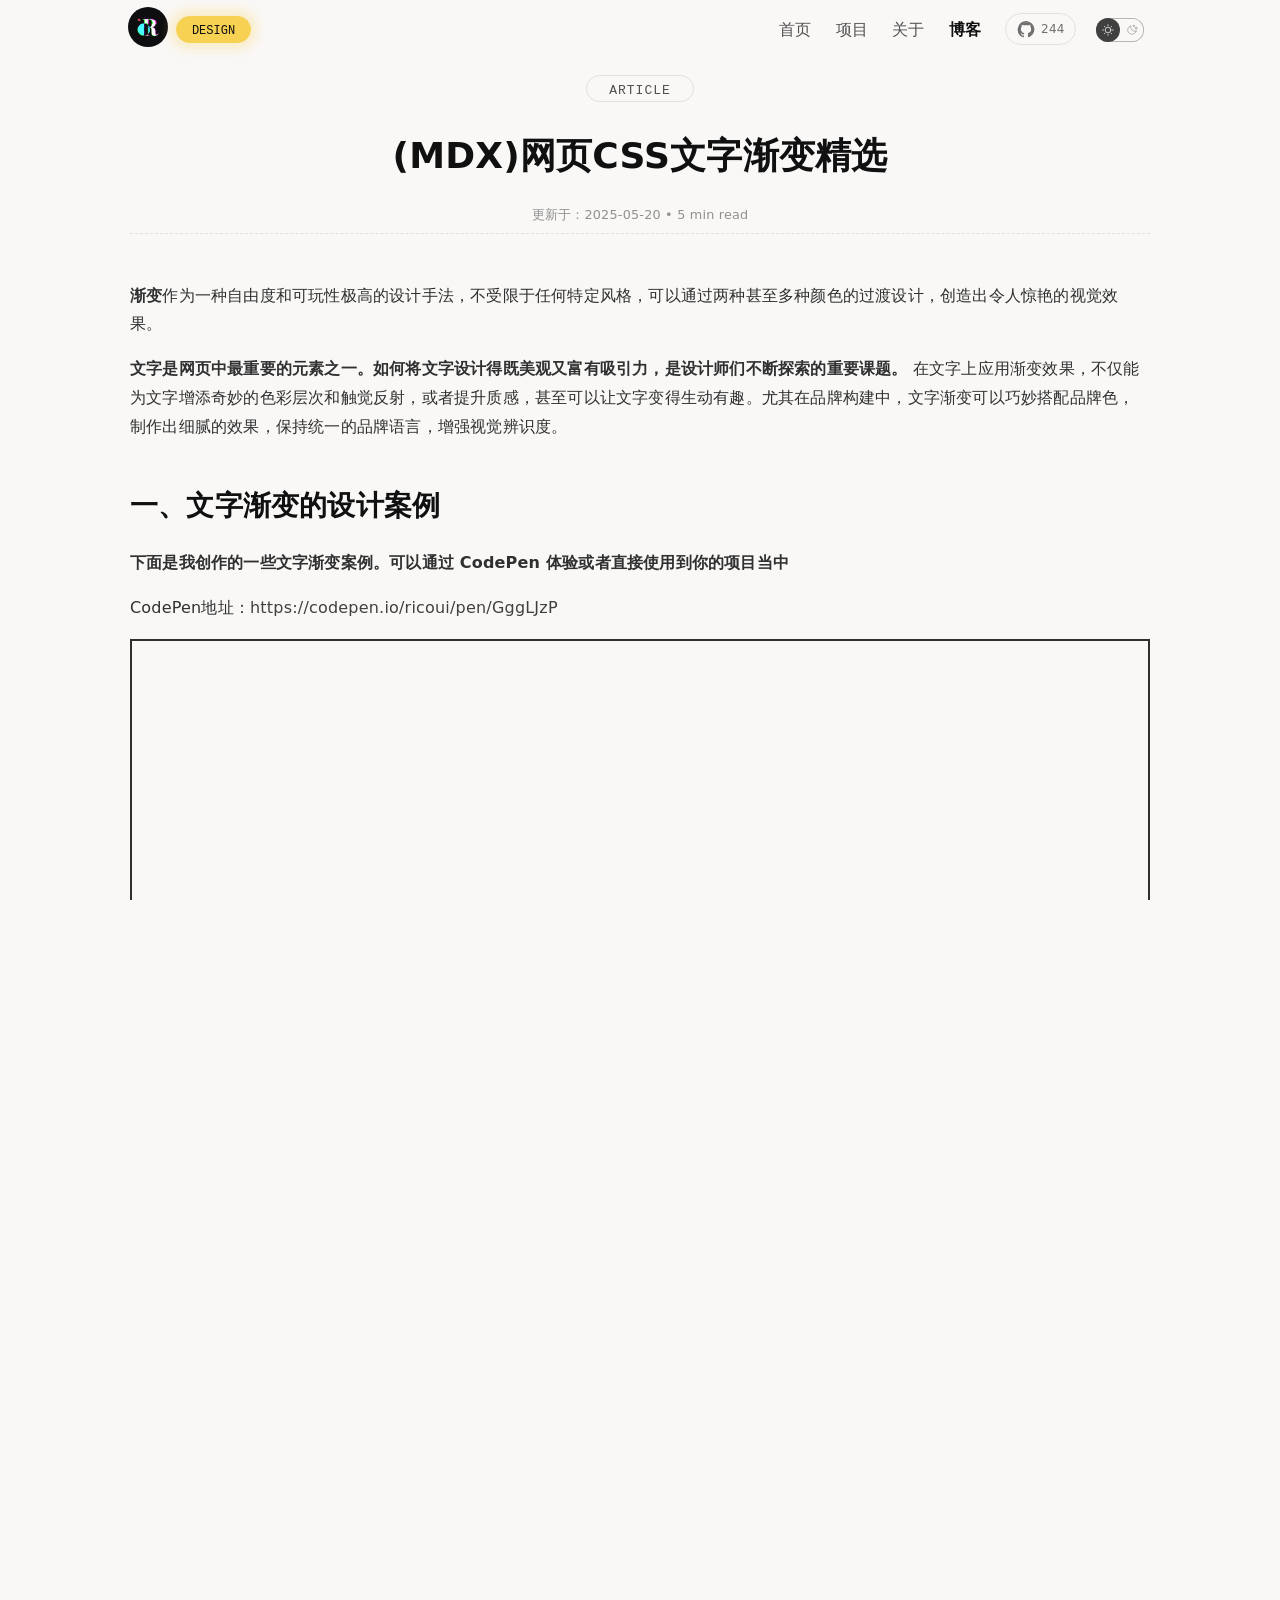
<file: blog/css-text-gradient-showcase-and-how-to-code/index.html>
<!DOCTYPE html><html lang="en"> <head><meta charset="UTF-8"><meta name="description" property="og:description" content="CSS Text Gradient Showcase &amp; How to Code"><meta name="keywords"><link rel="sitemap" href="/sitemap-index.xml"><link rel="alternate" type="application/rss+xml" title="(MDX)网页CSS文字渐变精选" href="https://gigiislove9-star.github.io/rss.xml"><meta http-equiv="X-UA-Compatible" content="IE=Edge,chrome=1"><meta name="viewport" content="width=device-width, initial-scale=1.0, user-scalable=no"><meta name="generator" content="Astro v6.4.4"><title>(MDX)网页CSS文字渐变精选</title><link rel="icon" type="image/svg+xml" href="/favicon.png"><script>
	const getThemePreference = () => {
		if (typeof localStorage !== 'undefined' && localStorage.getItem('theme')) {
			return localStorage.getItem('theme');
		}
		return window.matchMedia('(prefers-color-scheme: dark)').matches ? 'dark' : 'light';
	};
	const isDark = getThemePreference() === 'dark';
	document.documentElement.classList[isDark ? 'add' : 'remove']('theme-dark');

	if (typeof localStorage !== 'undefined') {
		// Watch the document element and persist user preference when it changes.
		const observer = new MutationObserver(() => {
			const isDark = document.documentElement.classList.contains('theme-dark');
			localStorage.setItem('theme', isDark ? 'dark' : 'light');
		});
		observer.observe(document.documentElement, { attributes: true, attributeFilter: ['class'] });
	}
</script><!-- GA4 跟踪代码 --><!-- UMAMIId 跟踪代码 --><style>.section-content[data-astro-cid-7jjqptxk],.section-desc[data-astro-cid-7jjqptxk]{text-align:center}.post-line-top[data-astro-cid-7jjqptxk]{border-top:1px dashed var(--color-700);padding-top:.5rem;padding-bottom:2rem;margin-top:.5rem;font-size:.875rem;white-space:nowrap;color:var(--color-500);font-weight:300}.post-line-bottom[data-astro-cid-7jjqptxk]{border-bottom:1px dashed var(--color-700);padding-bottom:.5rem;margin:1.25rem auto 2.5rem;font-size:.8rem;white-space:nowrap;color:var(--color-500)}.title-tag[data-astro-cid-7jjqptxk]{display:inline-block;font-size:13px;line-height:1;margin:16px auto 24px;border:1px solid var(--color-700);border-radius:36px;padding:8px 22px 4px;color:var(--color-300);text-align:center;font-family:var(--font-type);text-transform:uppercase;letter-spacing:1px}.title[data-astro-cid-7jjqptxk]{line-height:1.2;margin:.5rem 0;color:var(--color-100);text-align:center}.details[data-astro-cid-7jjqptxk]{display:flex;flex-direction:column;padding:.5rem;gap:1.5rem;justify-content:space-between;align-items:center}.tags[data-astro-cid-7jjqptxk]{display:flex;gap:.5rem}.description[data-astro-cid-7jjqptxk]{font-size:var(--text)}.content[data-astro-cid-7jjqptxk]{position:relative;color:var(--color-200);margin:3rem 0}.content[data-astro-cid-7jjqptxk]>*+*{margin-top:1rem}.content[data-astro-cid-7jjqptxk] h1,.content[data-astro-cid-7jjqptxk] h2,.content[data-astro-cid-7jjqptxk] h3,.content[data-astro-cid-7jjqptxk] h4,.content[data-astro-cid-7jjqptxk] h5{margin:1.75em 0 1em;color:var(--color-100)}.content[data-astro-cid-7jjqptxk] h2{font-size:1.75rem;color:var(--color-100)}.content[data-astro-cid-7jjqptxk] h3{font-size:1.5rem;color:var(--color-100)}.content[data-astro-cid-7jjqptxk] h4{font-size:1.25rem;color:var(--color-200)}.content[data-astro-cid-7jjqptxk] h5{font-size:1rem;color:var(--color-300)}.content[data-astro-cid-7jjqptxk] img{border-radius:8px}.content[data-astro-cid-7jjqptxk] p{margin:16px 0;line-height:1.8}.content[data-astro-cid-7jjqptxk] ol{padding-left:2em;margin:2em 0}@media(max-width:850px){.post-wrapper[data-astro-cid-7jjqptxk]{padding:0 1.25rem}.title-tag[data-astro-cid-7jjqptxk]{font-size:12px}}@media(max-width:376px){.post-wrapper[data-astro-cid-7jjqptxk]{padding:0 1rem}}.action-back[data-astro-cid-7jjqptxk]{display:none}@media(min-width:767px){.action-back[data-astro-cid-7jjqptxk]{position:fixed;display:block;top:74px;left:5%;background:var(--color-999)}}.article[data-astro-cid-7jjqptxk] a[data-astro-cid-7jjqptxk]:link{color:var(--color-blue)}
</style>
<link rel="stylesheet" href="/_astro/MainHead.BTmaqvdL.css">
<style>:root{--bg-svg-blend-mode: overlay;--bg-blend-mode: darken}:root.theme-dark{--bg-svg-blend-mode: darken;--bg-blend-mode: lighten}img{max-width:100%}.post{display:block;max-width:1020px;width:100%;margin:0 auto}section{position:relative;margin:0 auto 36px;width:100%;font-size:16px}p{line-height:1.6;margin-bottom:.875em;text-align:left}strong{font-weight:700}ul{padding-left:2em;margin:2em 0}ul ul{padding-left:1em;margin:.75em 0 2em}ul li{margin:.5em 0 .75em}.post-header{width:100%;margin:24px auto;padding-bottom:2rem;border-bottom:1px solid var(--border)}h1{font-size:2.25rem;font-weight:700;color:var(--color-100);text-align:center;line-height:1.333;margin:1rem auto .5rem}h2{font-size:2rem;font-weight:700;color:var(--color-100)}h3{font-size:1.5rem;font-weight:700;color:var(--color-100)}a:hover{text-decoration:underline}.post-title{grid-column-start:1;font-size:1.5rem;color:var(--color-100)}.content{margin-top:20px;color:var(--color-200);font-size:1rem}@media(max-width:576px){.post h1{font-size:1.75rem;margin-top:2rem}.post h2{font-size:1.5rem}.post h3,.post .post-title{font-size:1.25rem}.post p,.post ul,.post li{font-size:.875rem}}
</style>
<link rel="stylesheet" href="/_astro/Footer.Dp0xjgwi.css"></head> <body class="_body"> <div class=""> <nav data-astro-cid-dmqpwcec> <div class="container nav-wrapper" data-astro-cid-dmqpwcec> <div class="menu-header" data-astro-cid-dmqpwcec> <div class="site-title" data-astro-cid-dmqpwcec> <a href="/" class="author" data-astro-cid-dmqpwcec> <figure class="avatar" data-astro-cid-dmqpwcec> <img class="avatar__img" src="/assets/author.png" alt="" draggable="false" data-astro-cid-dmqpwcec> </figure> </a> <div class="train-switch" data-astro-cid-4bx3op6j> <button data-state="0" class="font-type train-yellow" data-astro-cid-4bx3op6j><span data-astro-cid-4bx3op6j>DESIGN</span> </button> <button data-state="1" class="font-type train-blue" data-astro-cid-4bx3op6j> <span data-astro-cid-4bx3op6j>SKILL</span></button> <button data-state="2" class="font-type train-green" data-astro-cid-4bx3op6j><span data-astro-cid-4bx3op6j>NEED3D</span></button> <button data-state="3" class="font-type train-white" data-astro-cid-4bx3op6j><span data-astro-cid-4bx3op6j>OFF</span></button> </div> <script type="module">
    // 定义事件，用于组件间通信
    const EFFECT_CHANGE_EVENT = 'effect-state-changed';

    // localStorage 操作函数
    const saveState = (state) => {
        try {
            localStorage.setItem('effectState', state.toString());
            // 设置过期时间 (48小时)
            const expiry = Date.now() + 48 * 60 * 60 * 1000;
            localStorage.setItem('effectStateExpiry', expiry.toString());
        } catch (e) {
            console.error('无法保存状态到localStorage:', e);
        }
    };

    const getCurrentState = () => {
        try {
            // 检查是否过期
            const expiry = localStorage.getItem('effectStateExpiry');
            if (expiry && parseInt(expiry) < Date.now()) {
                // 已过期，清除状态
                localStorage.removeItem('effectState');
                localStorage.removeItem('effectStateExpiry');
                return 0;
            }

            const savedState = localStorage.getItem('effectState');
            return savedState ? parseInt(savedState) : 0;
        } catch (e) {
            console.error('无法从localStorage读取状态:', e);
            return 0;
        }
    };

    // 获取按钮元素
    const buttons = document.querySelectorAll('.train-switch button');

    // 更新按钮显示
    const updateButtonDisplay = (state) => {
        buttons.forEach((button, index) => {
            button.style.display = index === state ? 'block' : 'none';
        });
    };

    // 初始化页面
    const currentState = getCurrentState();
    updateButtonDisplay(currentState);

    // 按钮点击事件
    // 按钮点击事件
    buttons.forEach((button, index) => {
        button.addEventListener('click', () => {
            const newState = (index + 1) % 4; // 循环切换状态

            // 保存状态到 localStorage，48小时有效
            saveState(newState);

            // 更新按钮显示
            updateButtonDisplay(newState);

            // 触发自定义事件，通知效果组件更新
            window.dispatchEvent(new CustomEvent(EFFECT_CHANGE_EVENT, {
                detail: { state: newState }
            }));
        });
    });
</script> </div> </div> <div id="menu-content" data-astro-cid-dmqpwcec> <div class="menu-footer pc-nav" data-astro-cid-dmqpwcec> <ul class="nav-items" data-astro-cid-dmqpwcec> <li data-astro-cid-dmqpwcec> <a class="link" href="/" target="_self" data-astro-cid-dmqpwcec> 首页 </a> </li><li data-astro-cid-dmqpwcec> <a class="link" href="/project" target="_self" data-astro-cid-dmqpwcec> 项目 </a> </li><li data-astro-cid-dmqpwcec> <a class="link" href="/about" target="_self" data-astro-cid-dmqpwcec> 关于 </a> </li><li data-astro-cid-dmqpwcec> <a class="link active" href="/blog" target="_self" data-astro-cid-dmqpwcec> 博客 </a> </li> <li data-astro-cid-dmqpwcec> <a class="github-stars" href="https://github.com/ricocc/public-portfolio-site" target="_blank" rel="noopener noreferrer" aria-label="Open ricocc/public-portfolio-site on GitHub" data-github-stars data-astro-cid-lteji3p7> <svg xmlns="http://www.w3.org/2000/svg" width="40" height="40" viewBox="0 0 256 256" aria-hidden="true" stroke="currentcolor" fill="currentcolor" style="--size:1.25rem" class="astro-patnjmll" data-astro-cid-patnjmll> <g data-astro-cid-patnjmll><g stroke-linecap="round" stroke-linejoin="round"><path fill="none" stroke-width="14.7" d="M55.7 167.2c13.9 1 21.3 13.1 22.2 14.6 4.2 7.2 10.4 9.6 18.3 7.1l1.1-3.4a60.3 60.3 0 0 1-25.8-11.9c-12-10.1-18-25.6-18-46.3"/><path fill="none" stroke-width="16" d="M61.4 205.1a24.5 24.5 0 0 1-3-6.1c-3.2-7.9-7.1-10.6-7.8-11.1l-1-.6c-2.4-1.6-9.5-6.5-7.2-13.9 1.4-4.5 6-7.2 12.3-7.2h.8c4 .3 7.6 1.5 10.7 3.2-9.1-10.1-13.6-24.3-13.6-42.3 0-11.3 3.5-21.7 10.1-30.4A46.7 46.7 0 0 1 65 67.3a8.3 8.3 0 0 1 5-4.7c2.8-.9 13.3-2.7 33.2 9.9a105 105 0 0 1 50.5 0c19.9-12.6 30.4-10.8 33.2-9.9 2.3.7 4.1 2.4 5 4.7 5 12.7 4 23.2 2.6 29.4 6.7 8.7 10 18.9 10 30.4 0 42.6-25.8 54.7-43.6 58.7 1.4 4.1 2.2 8.8 2.2 13.7l-.1 23.4v2.3"/><path fill="none" stroke-width="16" d="M160.9 185.7c1.4 4.1 2.2 8.8 2.2 13.7l-.1 23.4v2.3A98.6 98.6 0 1 0 61.4 205c-1.4-2.1-11.3-17.5-11.8-17.8-2.4-1.6-9.5-6.5-7.2-13.9 1.4-4.5 6-7.2 12.3-7.2h.8c4 .3 7.6 1.5 10.7 3.2-9.1-10.1-13.6-24.3-13.6-42.3 0-11.3 3.5-21.7 10.1-30.4A46.4 46.4 0 0 1 65 67.3a8.3 8.3 0 0 1 5-4.7c2.8-.9 13.3-2.7 33.2 9.9a105 105 0 0 1 50.5 0c19.9-12.6 30.4-10.8 33.2-9.9 2.3.7 4.1 2.4 5 4.7 5 12.7 4 23.2 2.6 29.4 6.7 8.7 10 18.9 10 30.4.1 42.6-25.8 54.7-43.6 58.6z"/><path fill="none" stroke-width="18.7" d="m170.1 203.3 17.3-12 17.2-18.7 9.5-26.6v-27.9l-9.5-27.5" /><path fill="none" stroke-width="22.7" d="m92.1 57.3 23.3-4.6 18.7-1.4 29.3 5.4m-110 32.6-8 16-4 21.4.6 20.3 3.4 13" /><path fill="none" stroke-width="13.3" d="M28.8 133a100 100 0 0 0 66.9 94.4v-8.7c-22.4 1.8-33-11.5-35.6-19.8-3.4-8.6-7.8-11.4-8.5-11.8"/></g></g>  </svg> <span class="github-stars__count" data-github-stars-count data-astro-cid-lteji3p7>244</span> </a> <script>(function(){const repo = "ricocc/public-portfolio-site";

	const starLinks = document.querySelectorAll('[data-github-stars]');
	const starCounts = document.querySelectorAll('[data-github-stars-count]');

	if (starLinks.length && starCounts.length) {
		window.__githubStarsPromise ||= fetch(`https://api.github.com/repos/${repo}`, {
			cache: 'no-store',
			headers: {
				Accept: 'application/vnd.github+json',
			},
		});

		window.__githubStarsPromise
			.then((response) => (response.ok ? response.json() : null))
			.then((data) => {
				if (typeof data?.stargazers_count !== 'number') return;
				const formattedStars = new Intl.NumberFormat('en', {
					notation: data.stargazers_count >= 10000 ? 'compact' : 'standard',
					maximumFractionDigits: 1,
				}).format(data.stargazers_count);
				starCounts.forEach((starCount) => {
					starCount.textContent = formattedStars;
				});
				starLinks.forEach((starLink) => {
					starLink.setAttribute('aria-label', `${repo} has ${data.stargazers_count} GitHub stars`);
				});
			})
			.catch(() => {
				starLinks.forEach((starLink) => {
					starLink.setAttribute('data-stars-unavailable', 'true');
				});
			});
	}
})();</script> </li> </ul> <div class="theme-toggle" style="transform:scale(0.75)" data-astro-cid-dmqpwcec> <theme-toggle data-astro-cid-x3pjskd3="true"> <button data-astro-cid-x3pjskd3> <!-- <span class="sr-only">Dark theme</span> --> <span class="icon light" data-astro-cid-x3pjskd3><svg xmlns="http://www.w3.org/2000/svg" width="40" height="40" viewBox="0 0 256 256" aria-hidden="true" stroke="currentcolor" fill="currentcolor" class="astro-patnjmll" data-astro-cid-patnjmll> <g data-astro-cid-patnjmll><circle cx="128" cy="128" r="60" fill="none" stroke-linecap="round" stroke-linejoin="round" stroke-width="16"/><path fill="none" stroke-linecap="round" stroke-linejoin="round" stroke-width="16" d="M128 36V16M63 63 49 49m-13 79H16m47 65-14 14m79 13v20m65-47 14 14m13-79h20m-47-65 14-14"/></g>  </svg></span> <span class="icon dark" data-astro-cid-x3pjskd3><svg xmlns="http://www.w3.org/2000/svg" width="40" height="40" viewBox="0 0 256 256" aria-hidden="true" stroke="currentcolor" fill="currentcolor" class="astro-patnjmll" data-astro-cid-patnjmll> <g data-astro-cid-patnjmll><path fill="none" stroke-linecap="round" stroke-linejoin="round" stroke-width="16" d="M216 112V64m24 24h-48m-24-64v32m16-16h-32m65 113A92 92 0 0 1 103 39h0a92 92 0 1 0 114 114Z"/></g>  </svg></span> </button> </theme-toggle>  <script type="module">class n extends HTMLElement{constructor(){super();const e=this.querySelector("button"),t=s=>{document.documentElement.classList[s?"add":"remove"]("theme-dark"),e.setAttribute("aria-pressed",String(s))};e.addEventListener("click",()=>t(!this.isDark())),t(this.isDark())}isDark(){return document.documentElement.classList.contains("theme-dark")}}customElements.define("theme-toggle",n);</script> </div> </div> <div class="mobile-header" data-astro-cid-mmnn6jm5> <div class="hamburger" data-astro-cid-mmnn6jm5> <div class="hamburger-toggle" data-astro-cid-mmnn6jm5> <span data-astro-cid-mmnn6jm5></span> </div> </div> <div class="m-nav" data-astro-cid-mmnn6jm5> <div class="m-nav-wrap" data-astro-cid-mmnn6jm5> <ul class="m-menu" data-astro-cid-mmnn6jm5> <li class="m-menu-li" data-astro-cid-mmnn6jm5> <a class="m-menu__link l" href="/" target="_self" data-astro-cid-mmnn6jm5> 首页 </a> </li><li class="m-menu-li" data-astro-cid-mmnn6jm5> <a class="m-menu__link l" href="/project" target="_self" data-astro-cid-mmnn6jm5> 项目 </a> </li><li class="m-menu-li" data-astro-cid-mmnn6jm5> <a class="m-menu__link l" href="/about" target="_self" data-astro-cid-mmnn6jm5> 关于 </a> </li><li class="m-menu-li" data-astro-cid-mmnn6jm5> <a class="m-menu__link l active" href="/blog" target="_self" data-astro-cid-mmnn6jm5> 博客 </a> </li> <li class="m-menu-li m-menu-li--github" data-astro-cid-mmnn6jm5> <a class="github-stars" href="https://github.com/ricocc/public-portfolio-site" target="_blank" rel="noopener noreferrer" aria-label="Open ricocc/public-portfolio-site on GitHub" data-github-stars data-astro-cid-lteji3p7> <svg xmlns="http://www.w3.org/2000/svg" width="40" height="40" viewBox="0 0 256 256" aria-hidden="true" stroke="currentcolor" fill="currentcolor" style="--size:1.25rem" class="astro-patnjmll" data-astro-cid-patnjmll> <g data-astro-cid-patnjmll><g stroke-linecap="round" stroke-linejoin="round"><path fill="none" stroke-width="14.7" d="M55.7 167.2c13.9 1 21.3 13.1 22.2 14.6 4.2 7.2 10.4 9.6 18.3 7.1l1.1-3.4a60.3 60.3 0 0 1-25.8-11.9c-12-10.1-18-25.6-18-46.3"/><path fill="none" stroke-width="16" d="M61.4 205.1a24.5 24.5 0 0 1-3-6.1c-3.2-7.9-7.1-10.6-7.8-11.1l-1-.6c-2.4-1.6-9.5-6.5-7.2-13.9 1.4-4.5 6-7.2 12.3-7.2h.8c4 .3 7.6 1.5 10.7 3.2-9.1-10.1-13.6-24.3-13.6-42.3 0-11.3 3.5-21.7 10.1-30.4A46.7 46.7 0 0 1 65 67.3a8.3 8.3 0 0 1 5-4.7c2.8-.9 13.3-2.7 33.2 9.9a105 105 0 0 1 50.5 0c19.9-12.6 30.4-10.8 33.2-9.9 2.3.7 4.1 2.4 5 4.7 5 12.7 4 23.2 2.6 29.4 6.7 8.7 10 18.9 10 30.4 0 42.6-25.8 54.7-43.6 58.7 1.4 4.1 2.2 8.8 2.2 13.7l-.1 23.4v2.3"/><path fill="none" stroke-width="16" d="M160.9 185.7c1.4 4.1 2.2 8.8 2.2 13.7l-.1 23.4v2.3A98.6 98.6 0 1 0 61.4 205c-1.4-2.1-11.3-17.5-11.8-17.8-2.4-1.6-9.5-6.5-7.2-13.9 1.4-4.5 6-7.2 12.3-7.2h.8c4 .3 7.6 1.5 10.7 3.2-9.1-10.1-13.6-24.3-13.6-42.3 0-11.3 3.5-21.7 10.1-30.4A46.4 46.4 0 0 1 65 67.3a8.3 8.3 0 0 1 5-4.7c2.8-.9 13.3-2.7 33.2 9.9a105 105 0 0 1 50.5 0c19.9-12.6 30.4-10.8 33.2-9.9 2.3.7 4.1 2.4 5 4.7 5 12.7 4 23.2 2.6 29.4 6.7 8.7 10 18.9 10 30.4.1 42.6-25.8 54.7-43.6 58.6z"/><path fill="none" stroke-width="18.7" d="m170.1 203.3 17.3-12 17.2-18.7 9.5-26.6v-27.9l-9.5-27.5" /><path fill="none" stroke-width="22.7" d="m92.1 57.3 23.3-4.6 18.7-1.4 29.3 5.4m-110 32.6-8 16-4 21.4.6 20.3 3.4 13" /><path fill="none" stroke-width="13.3" d="M28.8 133a100 100 0 0 0 66.9 94.4v-8.7c-22.4 1.8-33-11.5-35.6-19.8-3.4-8.6-7.8-11.4-8.5-11.8"/></g></g>  </svg> <span class="github-stars__count" data-github-stars-count data-astro-cid-lteji3p7>244</span> </a> <script>(function(){const repo = "ricocc/public-portfolio-site";

	const starLinks = document.querySelectorAll('[data-github-stars]');
	const starCounts = document.querySelectorAll('[data-github-stars-count]');

	if (starLinks.length && starCounts.length) {
		window.__githubStarsPromise ||= fetch(`https://api.github.com/repos/${repo}`, {
			cache: 'no-store',
			headers: {
				Accept: 'application/vnd.github+json',
			},
		});

		window.__githubStarsPromise
			.then((response) => (response.ok ? response.json() : null))
			.then((data) => {
				if (typeof data?.stargazers_count !== 'number') return;
				const formattedStars = new Intl.NumberFormat('en', {
					notation: data.stargazers_count >= 10000 ? 'compact' : 'standard',
					maximumFractionDigits: 1,
				}).format(data.stargazers_count);
				starCounts.forEach((starCount) => {
					starCount.textContent = formattedStars;
				});
				starLinks.forEach((starLink) => {
					starLink.setAttribute('aria-label', `${repo} has ${data.stargazers_count} GitHub stars`);
				});
			})
			.catch(() => {
				starLinks.forEach((starLink) => {
					starLink.setAttribute('data-stars-unavailable', 'true');
				});
			});
	}
})();</script> </li> <li class="m-menu-li" data-astro-cid-mmnn6jm5> <div class="theme-toggle" style="transform:scale(1.1);" data-astro-cid-mmnn6jm5></div> </li> </ul> </div> </div> <div class="m-nav-mask" data-astro-cid-mmnn6jm5></div> </div> <script type="module">document.addEventListener("DOMContentLoaded",()=>{const e=()=>{document.querySelector(".hamburger-toggle")?.classList.toggle("close-line"),document.querySelector(".m-nav")?.classList.toggle("is-active"),document.querySelector(".m-nav-mask")?.classList.toggle("is-active")};document.querySelector(".hamburger-toggle")?.addEventListener("click",e),document.querySelector(".m-nav-mask")?.addEventListener("click",e)});</script> </div> </div> </nav> <div class="train-1" data-astro-cid-yntz5ahj> <div class="effects train-icons" data-astro-cid-yntz5ahj> <div class="effects__img" data-astro-cid-yntz5ahj> <div class="effects__img-inner" style="background-image:url(/assets/effects/3dicons/bezier.png)" data-astro-cid-yntz5ahj></div> </div> <div class="effects__img" data-astro-cid-yntz5ahj> <div class="effects__img-inner" style="background-image:url(/assets/effects/3dicons/game.png)" data-astro-cid-yntz5ahj></div> </div> <div class="effects__img" data-astro-cid-yntz5ahj> <div class="effects__img-inner" style="background-image:url(/assets/effects/3dicons/hourglass.png)" data-astro-cid-yntz5ahj></div> </div> <div class="effects__img" data-astro-cid-yntz5ahj> <div class="effects__img-inner" style="background-image:url(/assets/effects/3dicons/image.png)" data-astro-cid-yntz5ahj></div> </div> <div class="effects__img" data-astro-cid-yntz5ahj> <div class="effects__img-inner" style="background-image:url(/assets/effects/3dicons/rocket.png)" data-astro-cid-yntz5ahj></div> </div> <div class="effects__img" data-astro-cid-yntz5ahj> <div class="effects__img-inner" style="background-image:url(/assets/effects/3dicons/compass.png)" data-astro-cid-yntz5ahj></div> </div> <div class="effects__img" data-astro-cid-yntz5ahj> <div class="effects__img-inner" style="background-image:url(/assets/effects/3dicons/battery.png)" data-astro-cid-yntz5ahj></div> </div> <div class="effects__img" data-astro-cid-yntz5ahj> <div class="effects__img-inner" style="background-image:url(/assets/effects/3dicons/lamp.png)" data-astro-cid-yntz5ahj></div> </div> <div class="effects__img" data-astro-cid-yntz5ahj> <div class="effects__img-inner" style="background-image:url(/assets/effects/3dicons/coffee-cup.png)" data-astro-cid-yntz5ahj></div> </div> <div class="effects__img" data-astro-cid-yntz5ahj> <div class="effects__img-inner" style="background-image:url(/assets/effects/3dicons/weather.png)" data-astro-cid-yntz5ahj></div> </div> </div> </div> <!-- <div class="train-switch train-switch-abs">
    <button data-state="0" class="font-type train-yellow"><span>ICONS</span> </button>
    <button data-state="1" class="font-type train-blue"> <span>LOGO</span></button>
		<button data-state="2" class="font-type train-green"><span>PRISM</span></button>
</div>
 --> <script src="/plugins/effects/imagesloaded.pkgd.min.js"></script> <script src="/plugins/effects/gsap.min.js"></script> <script type="module">
	import { preloadImages } from '/plugins/effects/utils.js';
	import { ImageTrail } from '/plugins/effects/imageTrail.js';

	// 图片数组定义
	const images = [
		'bezier.png',
		'game.png',
		'hourglass.png',
		'image.png',
		'rocket.png',
		'compass.png',
		'battery.png',
		'lamp.png',
		'coffee-cup.png',
		'weather.png'
	];
	const logoImages = [
		'apple.png',
		'blender.png',
		'dribbble.png',
		'figma.png',
		'github.png',
		'pin.png',
		'react.png',
		'sketch.png',
		'vue.png',
		'wechat.png'
	];
	const need3d = [
		'01.png',
		'02.png',
		'03.png',
		'04.png',
		'05.png',
		'06.png',
		'07.png',
		'08.png',
		'09.png',
		'10.png'
	];
	// 定义事件，用于组件间通信
	const EFFECT_CHANGE_EVENT = 'effect-state-changed';

	// 获取当前效果状态
	const getCurrentState = () => {
		try {
			// 检查是否过期
			const expiry = localStorage.getItem('effectStateExpiry');
			if (expiry && parseInt(expiry) < Date.now()) {
				// 已过期，清除状态
				localStorage.removeItem('effectState');
				localStorage.removeItem('effectStateExpiry');
				return 0;
			}

			const savedState = localStorage.getItem('effectState');
			return savedState ? parseInt(savedState) : 0;
		} catch (e) {
			console.error('无法从localStorage读取状态:', e);
			return 0;
		}
	};

	// DOM 元素
	const effects = document.querySelector('.effects');
	const effectsImgs = document.querySelectorAll('.effects__img-inner');

	// 更新图片
	const changeImages = (imagesArr, folderPath) => {
		effectsImgs.forEach((img, index) => {
			img.style.backgroundImage = `url(${folderPath}${imagesArr[index]})`;
		});
	};

	// 更新效果类名
	const updateEffectsClass = (state) => {
		effects.className = 'effects'; // 重置类名
		switch (state) {
			case 0:
				effects.classList.add('train-icons');
				break;
			case 1:
				effects.classList.add('train-logo');
				break;
			case 2:
				effects.classList.add('train-prism');
				break;
			default:
				effects.classList.add('train-icons');
		}
	};

	// 初始化状态
	const initializeState = (state) => {
		updateEffectsClass(state);
		switch (state) {
			case 0:
				changeImages(images, '/assets/effects/3dicons/');
				break;
			case 1:
				changeImages(logoImages, '/assets/effects/logo/');
				break;
			case 2:
				changeImages(need3d, '/assets/effects/need3d/');
				break;
			default:
				changeImages(images, '/assets/effects/3dicons/');
		}
	};

		// 保存 ImageTrail 实例
	let imageTrailInstance = null;

	// 图片预加载
	preloadImages('.effects__img-inner').then(() => {
		imageTrailInstance = new ImageTrail(document.querySelector('.effects'));
	});

	// 初始化页面
	const currentState = getCurrentState();
	initializeState(currentState);

	document.addEventListener('DOMContentLoaded', () => {
		// 确保imageTrailInstance已创建后再检查
		const checkInstanceInterval = setInterval(() => {
			if (imageTrailInstance) {
			// 如果当前状态是3，则禁用鼠标跟随效果
			if (currentState === 3) {
				imageTrailInstance.disable();
			}
			clearInterval(checkInstanceInterval);
			}
		}, 100);
		});

		window.addEventListener(EFFECT_CHANGE_EVENT, (e) => {
		const newState = e.detail.state;

		// 更新图片 & 类名
		initializeState(newState);

		// 控制鼠标跟随
		if (imageTrailInstance) {
			if (newState === 3) {
			imageTrailInstance.disable();
			} else {
			imageTrailInstance.enable();
			// 重要：确保在启用后重新开始渲染循环
			imageTrailInstance.restartRender();
			}
		}
		});
</script>  <script type="module">class i extends HTMLElement{constructor(){super(),this.appendChild(this.querySelector("template").content.cloneNode(!0));const t=this.querySelector("button"),n=document.getElementById("menu-content");n.hidden=!0;const d=e=>{t.setAttribute("aria-expanded",e?"true":"false"),n.hidden=!e};t.addEventListener("click",()=>d(n.hidden));const s=e=>{d(e.matches),t.hidden=e.matches},c=window.matchMedia("(min-width: 50em)");s(c),c.addEventListener("change",s)}}customElements.define("menu-button",i);</script> <div class="section post"> <div class="container">   <div class="post article" data-astro-cid-7jjqptxk> <main class="post-wrapper" data-astro-cid-7jjqptxk> <div class="section-header" data-astro-cid-7jjqptxk> <div class="row" data-astro-cid-7jjqptxk> <div class="section-content col-1a" data-astro-cid-7jjqptxk> <div class="section-title" data-astro-cid-7jjqptxk> <div class="title-tag" data-astro-cid-7jjqptxk>
Article
</div> <h1 class="title" data-astro-cid-7jjqptxk> (MDX)网页CSS文字渐变精选 </h1> </div> <!-- <div class="section-desc  text-center" >
							{entry.data.description}
						</div> --> </div> </div> <div class="post-line post-line-bottom text-center" data-astro-cid-7jjqptxk> <span class="text-center" data-astro-cid-7jjqptxk>更新于：2025-05-20</span> <span class="" data-astro-cid-7jjqptxk>•</span>
					<span data-astro-cid-7jjqptxk>5 min read</span> </div> </div> <section data-astro-cid-7jjqptxk> <div class="content" data-astro-cid-7jjqptxk> <p><strong>渐变</strong>作为一种自由度和可玩性极高的设计手法，不受限于任何特定风格，可以通过两种甚至多种颜色的过渡设计，创造出令人惊艳的视觉效果。</p>
<p><strong>文字是网页中最重要的元素之一。如何将文字设计得既美观又富有吸引力，是设计师们不断探索的重要课题。</strong>
在文字上应用渐变效果，不仅能为文字增添奇妙的色彩层次和触觉反射，或者提升质感，甚至可以让文字变得生动有趣。尤其在品牌构建中，文字渐变可以巧妙搭配品牌色，制作出细腻的效果，保持统一的品牌语言，增强视觉辨识度。</p>
<h2 id="一文字渐变的设计案例">一、文字渐变的设计案例</h2>
<p><strong>下面是我创作的一些文字渐变案例。可以通过 CodePen 体验或者直接使用到你的项目当中</strong></p>
<p>CodePen地址：<a href="https://codepen.io/ricoui/pen/GggLJzP">https://codepen.io/ricoui/pen/GggLJzP</a></p>
<p class="codepen" data-height="300" data-theme-id="dark" data-default-tab="html,result" data-slug-hash="GggLJzP" data-pen-title="Text Gradient 001" data-user="ricoui" style="height: 300px; box-sizing: border-box; display: flex; align-items: center; justify-content: center; border: 2px solid; margin: 1em 0; padding: 1em;"><p>See the Pen<a href="https://codepen.io/ricoui/pen/GggLJzP">
Text Gradient 001</a> by ricochan (<a href="https://codepen.io/ricoui">@ricoui</a>)
on <a href="https://codepen.io">CodePen</a>.</p></p>
<script async src="https://public.codepenassets.com/embed/index.js"></script>
<h2 id="二网站优秀案例">二、网站优秀案例：</h2>
<h4 id="1-dimension">1. <strong>Dimension</strong></h4>
<p><a href="https://www.dimension.dev/">Dimension</a></p>
<p><img src="/_astro/dimension.B8VshcGh_Z2qfAYy.webp" alt loading="lazy" decoding="async" width="1338" height="830"></p>
<pre class="astro-code github-dark" style="background-color:#24292e;color:#e1e4e8;overflow-x:auto;white-space:pre-wrap;word-wrap:break-word" tabindex="0" data-language="html"><code><span class="line"><span style="color:#E1E4E8">&lt;</span><span style="color:#85E89D">h1</span><span style="color:#B392F0"> class</span><span style="color:#E1E4E8">=</span><span style="color:#9ECBFF">&quot;text-gradient-dimension01&quot;</span><span style="color:#E1E4E8">&gt;</span></span>
<span class="line"><span style="color:#E1E4E8">Dimension is the new </span></span>
<span class="line"><span style="color:#E1E4E8">&lt;/</span><span style="color:#85E89D">h1</span><span style="color:#E1E4E8">&gt;</span></span>
<span class="line"><span style="color:#E1E4E8">&lt;</span><span style="color:#85E89D">h1</span><span style="color:#B392F0"> class</span><span style="color:#E1E4E8">=</span><span style="color:#9ECBFF">&quot;text-gradient-dimension02&quot;</span><span style="color:#E1E4E8">&gt;</span></span>
<span class="line"><span style="color:#E1E4E8">standard for collaboration</span></span>
<span class="line"><span style="color:#E1E4E8">&lt;/</span><span style="color:#85E89D">h1</span><span style="color:#E1E4E8">&gt;</span></span>
<span class="line"></span>
<span class="line"><span style="color:#E1E4E8">&lt;</span><span style="color:#85E89D">style</span><span style="color:#E1E4E8">&gt;</span></span>
<span class="line"><span style="color:#B392F0">.text-gradient-dimension01</span><span style="color:#E1E4E8"> {</span></span>
<span class="line"><span style="color:#79B8FF">    background-image</span><span style="color:#E1E4E8">: </span><span style="color:#79B8FF">linear-gradient</span><span style="color:#E1E4E8">(</span><span style="color:#79B8FF">180</span><span style="color:#F97583">deg</span><span style="color:#E1E4E8">, </span><span style="color:#79B8FF">rgba</span><span style="color:#E1E4E8">(</span><span style="color:#79B8FF">240</span><span style="color:#E1E4E8">, </span><span style="color:#79B8FF">238</span><span style="color:#E1E4E8">, </span><span style="color:#79B8FF">249</span><span style="color:#E1E4E8">, </span><span style="color:#79B8FF">.8</span><span style="color:#E1E4E8">) </span><span style="color:#79B8FF">0</span><span style="color:#F97583">%</span><span style="color:#E1E4E8">, </span><span style="color:#79B8FF">#e2e8ff</span><span style="color:#79B8FF"> 100</span><span style="color:#F97583">%</span><span style="color:#E1E4E8">);</span></span>
<span class="line"><span style="color:#79B8FF">    background-image</span><span style="color:#E1E4E8">: </span><span style="color:#79B8FF">linear-gradient</span><span style="color:#E1E4E8">(</span><span style="color:#79B8FF">180</span><span style="color:#F97583">deg</span><span style="color:#E1E4E8">, </span><span style="color:#79B8FF">color</span><span style="color:#E1E4E8">(display-p3 </span><span style="color:#79B8FF">.9411764706</span><span style="color:#79B8FF"> .9333333333</span><span style="color:#79B8FF"> .9764705882</span><span style="color:#E1E4E8"> / </span><span style="color:#79B8FF">.8</span><span style="color:#E1E4E8">) </span><span style="color:#79B8FF">0</span><span style="color:#F97583">%</span><span style="color:#E1E4E8">, </span><span style="color:#79B8FF">color</span><span style="color:#E1E4E8">(display-p3 </span><span style="color:#79B8FF">.8862745098</span><span style="color:#79B8FF"> .9098039216</span><span style="color:#79B8FF"> 1</span><span style="color:#E1E4E8"> / </span><span style="color:#79B8FF">1</span><span style="color:#E1E4E8">) </span><span style="color:#79B8FF">100</span><span style="color:#F97583">%</span><span style="color:#E1E4E8">);</span></span>
<span class="line"><span style="color:#79B8FF">    -webkit-background-clip</span><span style="color:#E1E4E8">: </span><span style="color:#79B8FF">text</span><span style="color:#E1E4E8">;</span></span>
<span class="line"><span style="color:#79B8FF">    background-clip</span><span style="color:#E1E4E8">: </span><span style="color:#79B8FF">text</span><span style="color:#E1E4E8">;</span></span>
<span class="line"><span style="color:#79B8FF">    color</span><span style="color:#E1E4E8">: </span><span style="color:#79B8FF">transparent</span><span style="color:#E1E4E8">;</span></span>
<span class="line"><span style="color:#79B8FF">    -webkit-text-fill-color</span><span style="color:#E1E4E8">: </span><span style="color:#79B8FF">transparent</span><span style="color:#E1E4E8">;</span></span>
<span class="line"><span style="color:#E1E4E8">}</span></span>
<span class="line"><span style="color:#B392F0">.text-gradient-dimension02</span><span style="color:#E1E4E8"> {</span></span>
<span class="line"><span style="color:#79B8FF">    background-image</span><span style="color:#E1E4E8">: </span><span style="color:#79B8FF">linear-gradient</span><span style="color:#E1E4E8">(</span><span style="color:#79B8FF">135</span><span style="color:#F97583">deg</span><span style="color:#E1E4E8">, </span><span style="color:#79B8FF">#9e7aff</span><span style="color:#79B8FF"> 0</span><span style="color:#F97583">%</span><span style="color:#E1E4E8">, </span><span style="color:#79B8FF">#fe8bbb</span><span style="color:#79B8FF"> 33.33</span><span style="color:#F97583">%</span><span style="color:#E1E4E8">, </span><span style="color:#79B8FF">#ffbd7a</span><span style="color:#79B8FF"> 66.67</span><span style="color:#F97583">%</span><span style="color:#E1E4E8">, </span><span style="color:#79B8FF">#f8eac3</span><span style="color:#79B8FF"> 100</span><span style="color:#F97583">%</span><span style="color:#E1E4E8">);</span></span>
<span class="line"><span style="color:#79B8FF">    background-image</span><span style="color:#E1E4E8">: </span><span style="color:#79B8FF">linear-gradient</span><span style="color:#E1E4E8">(</span><span style="color:#79B8FF">135</span><span style="color:#F97583">deg</span><span style="color:#E1E4E8">, </span><span style="color:#79B8FF">color</span><span style="color:#E1E4E8">(display-p3 </span><span style="color:#79B8FF">.6196078431</span><span style="color:#79B8FF"> .4784313725</span><span style="color:#79B8FF"> 1</span><span style="color:#E1E4E8"> / </span><span style="color:#79B8FF">1</span><span style="color:#E1E4E8">) </span><span style="color:#79B8FF">0</span><span style="color:#F97583">%</span><span style="color:#E1E4E8">, </span><span style="color:#79B8FF">color</span><span style="color:#E1E4E8">(display-p3 </span><span style="color:#79B8FF">.9960784314</span><span style="color:#79B8FF"> .5450980392</span><span style="color:#79B8FF"> .7333333333</span><span style="color:#E1E4E8"> / </span><span style="color:#79B8FF">1</span><span style="color:#E1E4E8">) </span><span style="color:#79B8FF">33.33</span><span style="color:#F97583">%</span><span style="color:#E1E4E8">, </span><span style="color:#79B8FF">color</span><span style="color:#E1E4E8">(display-p3 </span><span style="color:#79B8FF">1</span><span style="color:#79B8FF"> .7411764706</span><span style="color:#79B8FF"> .4784313725</span><span style="color:#E1E4E8"> / </span><span style="color:#79B8FF">1</span><span style="color:#E1E4E8">) </span><span style="color:#79B8FF">66.67</span><span style="color:#F97583">%</span><span style="color:#E1E4E8">, </span><span style="color:#79B8FF">color</span><span style="color:#E1E4E8">(display-p3 </span><span style="color:#79B8FF">.9725490196</span><span style="color:#79B8FF"> .9176470588</span><span style="color:#79B8FF"> .7647058824</span><span style="color:#E1E4E8"> / </span><span style="color:#79B8FF">1</span><span style="color:#E1E4E8">) </span><span style="color:#79B8FF">100</span><span style="color:#F97583">%</span><span style="color:#E1E4E8">);</span></span>
<span class="line"><span style="color:#79B8FF">    -webkit-background-clip</span><span style="color:#E1E4E8">: </span><span style="color:#79B8FF">text</span><span style="color:#E1E4E8">;</span></span>
<span class="line"><span style="color:#79B8FF">    background-clip</span><span style="color:#E1E4E8">: </span><span style="color:#79B8FF">text</span><span style="color:#E1E4E8">;</span></span>
<span class="line"><span style="color:#79B8FF">    color</span><span style="color:#E1E4E8">: </span><span style="color:#79B8FF">transparent</span><span style="color:#E1E4E8">;</span></span>
<span class="line"><span style="color:#79B8FF">    -webkit-text-fill-color</span><span style="color:#E1E4E8">: </span><span style="color:#79B8FF">transparent</span><span style="color:#E1E4E8">;</span></span>
<span class="line"><span style="color:#E1E4E8">}</span></span>
<span class="line"><span style="color:#E1E4E8">&lt;/</span><span style="color:#85E89D">style</span><span style="color:#E1E4E8">&gt;</span></span></code></pre>
<h4 id="2-supastellar">2. <strong>Supastellar</strong></h4>
<p><a href="https://www.supastellar.co/">https://www.supastellar.co/</a></p>
<p><img src="/_astro/supastellar.BaJwU8NC_Z268jvk.webp" alt loading="lazy" decoding="async" width="1156" height="591"></p>
<pre class="astro-code github-dark" style="background-color:#24292e;color:#e1e4e8;overflow-x:auto;white-space:pre-wrap;word-wrap:break-word" tabindex="0" data-language="html"><code><span class="line"><span style="color:#E1E4E8">&lt;</span><span style="color:#85E89D">h1</span><span style="color:#B392F0"> class</span><span style="color:#E1E4E8">=</span><span style="color:#9ECBFF">&quot;text-gradient-supastellar&quot;</span><span style="color:#E1E4E8">&gt;</span></span>
<span class="line"><span style="color:#E1E4E8">  CSS Text Gradient</span></span>
<span class="line"><span style="color:#E1E4E8">&lt;/</span><span style="color:#85E89D">h1</span><span style="color:#E1E4E8">&gt;</span></span>
<span class="line"></span>
<span class="line"><span style="color:#E1E4E8">&lt;</span><span style="color:#85E89D">style</span><span style="color:#E1E4E8">&gt;</span></span>
<span class="line"><span style="color:#B392F0">.text-gradient-supastellar</span><span style="color:#E1E4E8"> {</span></span>
<span class="line"><span style="color:#79B8FF">  -webkit-text-fill-color</span><span style="color:#E1E4E8">: </span><span style="color:#79B8FF">transparent</span><span style="color:#E1E4E8">;</span></span>
<span class="line"><span style="color:#79B8FF">  background-image</span><span style="color:#E1E4E8">: </span><span style="color:#79B8FF">linear-gradient</span><span style="color:#E1E4E8">(</span><span style="color:#F97583">to</span><span style="color:#79B8FF"> right</span><span style="color:#E1E4E8">, </span><span style="color:#79B8FF">#6549e9</span><span style="color:#E1E4E8">, </span><span style="color:#79B8FF">#c8a6eb</span><span style="color:#E1E4E8">);</span></span>
<span class="line"><span style="color:#79B8FF">  -webkit-background-clip</span><span style="color:#E1E4E8">: </span><span style="color:#79B8FF">text</span><span style="color:#E1E4E8">;</span></span>
<span class="line"><span style="color:#79B8FF">  background-clip</span><span style="color:#E1E4E8">: </span><span style="color:#79B8FF">text</span><span style="color:#E1E4E8">;</span></span>
<span class="line"><span style="color:#79B8FF">  display</span><span style="color:#E1E4E8">: </span><span style="color:#79B8FF">inline-block</span><span style="color:#E1E4E8">;</span></span>
<span class="line"><span style="color:#E1E4E8">}</span></span>
<span class="line"><span style="color:#E1E4E8">&lt;/</span><span style="color:#85E89D">style</span><span style="color:#E1E4E8">&gt;</span></span></code></pre>
<h2 id="三原理在网页中实现-css文字渐变">三、原理：在网页中实现 CSS文字渐变</h2>
<p>作为一名设计师兼开发者，我认为理解视觉背后的原理是很重要的。以下是通过 CSS 实现文字渐变的具体方法，简单易用且效果显著。</p>
<h3 id="pure-css-实现文字渐变效果">Pure CSS 实现文字渐变效果</h3>
<p>要为文本元素添加渐变效果，我们需要为目标文本设置三个关键的 CSS 属性：<code>background-image</code>、<code>background-clip</code> 和 <code>text-fill-color</code>。以下是每个属性的详细含义及使用方法：</p>
<h4 id="1-background-image-gradient">1. <strong><code>background-image: &lt;gradient&gt;</code></strong></h4>
<p>该属性用于为元素定义背景图像，而在文字渐变效果中，经常使用渐变函数（如 <code>linear-gradient</code>）来创建渐变背景。<code>linear-gradient</code> 函数允许指定渐变的方向、颜色以及颜色过渡的范围。</p>
<ul>
<li>
<p>​<strong>基本用法</strong>：**<code>linear-gradient(direction, color1, color2, ...)</code>
例如，<code>linear-gradient(to right, #ff6b6b, #4ecdc4)</code> 表示从左到右，从红色（<code>#ff6b6b</code>）渐变到青色（<code>#4ecdc4</code>）。</p>
</li>
<li>
<p>​<strong>方向参数</strong>：方向可以是 **<code>to right</code>（从左到右）、<code>to bottom</code>（从上到下）、<code>to top right</code>（从左下到右上），也可以用角度表示，如 <code>45deg</code>（45度角）。</p>
</li>
<li>
<p>​<strong>颜色参数</strong>：支持多个颜色值，渐变会平滑过渡。例如，**<code>linear-gradient(to right, #ff6b6b, #feca57, #4ecdc4)</code> 会从红色过渡到黄色再到青色。还可以指定颜色停止位置，如 <code>linear-gradient(to right, #ff6b6b 30%, #4ecdc4 70%)</code>，控制渐变过渡的范围。</p>
</li>
<li>
<p>​<strong>其他渐变类型</strong>：除了 **<code>linear-gradient</code>，还可以使用 <code>radial-gradient</code> 创建径向渐变（从中心向外扩散），例如 <code>radial-gradient(circle, #ff6b6b, #4ecdc4)</code>，适合用于文字的圆形渐变效果。</p>
</li>
</ul>
<h4 id="2-background-clip-text">2. <strong><code>background-clip: text</code></strong></h4>
<p><code>background-clip</code> 的字面意思是“背景裁剪”，用于控制背景效果作用于元素的哪个区域。在文字渐变效果中，设置为 <code>text</code> 时，背景（即我们设置的渐变）会被限制在文字的形状内，只有文字区域会显示背景效果，而文字外的区域则不会受到影响。</p>
<ul>
<li>
<p>​<strong>基本用法</strong>：<strong><code>background-clip: text</code></strong>
将背景裁剪到文字形状内，文字以外的部分不会显示背景。</p>
</li>
<li>
<p>​<strong>兼容性前缀</strong>：由于部分旧版浏览器（如 Safari 和部分 Android 浏览器）对该属性支持不完全，建议添加厂商前缀，如 **<code>-webkit-background-clip: text</code>，以提高兼容性。</p>
</li>
<li>
<p><strong>扩展知识：其他属性值</strong>
<code>background-clip</code> 不仅仅局限于 <code>text</code>，还有以下常见值：</p>
<ul>
<li>
<p><code>background-clip: border-box</code>：背景作用于整个边框区域（包括边框、填充和内容区域）。</p>
</li>
<li>
<p><code>background-clip: padding-box</code>：背景作用于填充区域（包括填充和内容区域，不包括边框），这是大多数浏览器的默认值。</p>
</li>
<li>
<p><code>background-clip: content-box</code>：背景仅作用于内容区域（不包括边框和填充）。
这些属性值可以用于控制背景图片或颜色的显示范围，但在文字渐变中，我们只使用 <code>text</code> 值。</p>
</li>
</ul>
</li>
<li>
<p>​<strong>应用场景</strong>：**<code>background-clip: text</code> 是实现文字渐变的核心属性，适用于任何需要将背景效果限制在文字形状内的场景，如标题、Logo 或装饰性文本。</p>
</li>
</ul>
<h4 id="3-text-fill-color-transparent">3. <code>text-fill-color: transparent</code></h4>
<p>该属性用于设置文字的填充颜色。在文字渐变效果中，将其设置为 <code>transparent</code>（透明），可以让文字本身的填充色消失，从而露出背景的渐变效果。如果不设置该属性，文字会显示默认颜色（通常是黑色），覆盖背景渐变。</p>
<ul>
<li>
<p>​<strong>基本用法</strong>：**<code>text-fill-color: transparent</code>
使文字填充色透明，显示背景渐变。</p>
</li>
<li>
<p>​<strong>兼容性前缀</strong>：与 **<code>background-clip</code> 类似，部分浏览器可能需要厂商前缀，如 <code>-webkit-text-fill-color: transparent</code>，以确保兼容性。</p>
</li>
<li>
<p><strong>扩展知识：其他用法</strong>
<code>text-fill-color</code> 并不局限于 <code>transparent</code>，它可以设置为任意颜色值（如 <code>#fff</code> 或 <code>rgb(255, 255, 255)</code>），用于控制文字的填充颜色。但在文字渐变效果中，只有设置为 <code>transparent</code> 才能让背景渐变显现。</p>
</li>
<li>
<p>​<strong>注意事项</strong>：如果浏览器不支持 **<code>text-fill-color</code> 或 <code>background-clip: text</code>，建议提供一个回退颜色（如 <code>color: #ff6b6b</code>），确保文字在不支持的环境中仍然可见。</p>
</li>
<li>
<p>​<strong>应用场景</strong>：该属性是实现文字渐变效果的最后一步，适用于任何需要将文字填充色“挖空”以显示背景效果的设计。**</p>
</li>
</ul>
<h3 id="进阶技巧动画渐变">进阶技巧：动画渐变</h3>
<p><strong>如果你想让渐变效果更加生动，可以通过 CSS 动画让渐变背景动态变化：</strong></p>
<pre class="astro-code github-dark" style="background-color:#24292e;color:#e1e4e8;overflow-x:auto;white-space:pre-wrap;word-wrap:break-word" tabindex="0" data-language="html"><code><span class="line"><span style="color:#E1E4E8">&lt;</span><span style="color:#85E89D">h1</span><span style="color:#B392F0"> class</span><span style="color:#E1E4E8">=</span><span style="color:#9ECBFF">&quot;gradient-text-animated&quot;</span><span style="color:#E1E4E8">&gt; Gradient Text Animated &lt;/</span><span style="color:#85E89D">h1</span><span style="color:#E1E4E8">&gt;</span></span>
<span class="line"></span>
<span class="line"><span style="color:#E1E4E8">&lt;</span><span style="color:#85E89D">style</span><span style="color:#E1E4E8">&gt;</span></span>
<span class="line"><span style="color:#B392F0">  .gradient-text-animated</span><span style="color:#E1E4E8"> {</span></span>
<span class="line"><span style="color:#79B8FF">    font-size</span><span style="color:#E1E4E8">: </span><span style="color:#79B8FF">48</span><span style="color:#F97583">px</span><span style="color:#E1E4E8">;</span></span>
<span class="line"><span style="color:#79B8FF">    font-weight</span><span style="color:#E1E4E8">: </span><span style="color:#79B8FF">bold</span><span style="color:#E1E4E8">;</span></span>
<span class="line"><span style="color:#79B8FF">    background-image</span><span style="color:#E1E4E8">: </span><span style="color:#79B8FF">linear-gradient</span><span style="color:#E1E4E8">(</span><span style="color:#79B8FF">45</span><span style="color:#F97583">deg</span><span style="color:#E1E4E8">, </span><span style="color:#79B8FF">#ff6b6b</span><span style="color:#E1E4E8">, </span><span style="color:#79B8FF">#4ecdc4</span><span style="color:#E1E4E8">, </span><span style="color:#79B8FF">#45b7d1</span><span style="color:#E1E4E8">);</span></span>
<span class="line"><span style="color:#79B8FF">    background-size</span><span style="color:#E1E4E8">: </span><span style="color:#79B8FF">200</span><span style="color:#F97583">%</span><span style="color:#79B8FF"> 200</span><span style="color:#F97583">%</span><span style="color:#E1E4E8">;</span></span>
<span class="line"><span style="color:#79B8FF">    -webkit-background-clip</span><span style="color:#E1E4E8">: </span><span style="color:#79B8FF">text</span><span style="color:#E1E4E8">;</span></span>
<span class="line"><span style="color:#79B8FF">    background-clip</span><span style="color:#E1E4E8">: </span><span style="color:#79B8FF">text</span><span style="color:#E1E4E8">;</span></span>
<span class="line"><span style="color:#79B8FF">    -webkit-text-fill-color</span><span style="color:#E1E4E8">: </span><span style="color:#79B8FF">transparent</span><span style="color:#E1E4E8">;</span></span>
<span class="line"><span style="color:#79B8FF">    text-fill-color</span><span style="color:#E1E4E8">: </span><span style="color:#79B8FF">transparent</span><span style="color:#E1E4E8">;</span></span>
<span class="line"><span style="color:#79B8FF">    animation</span><span style="color:#E1E4E8">: gradient </span><span style="color:#79B8FF">5</span><span style="color:#F97583">s</span><span style="color:#79B8FF"> ease</span><span style="color:#79B8FF"> infinite</span><span style="color:#E1E4E8">;</span></span>
<span class="line"><span style="color:#E1E4E8">  }</span></span>
<span class="line"></span>
<span class="line"><span style="color:#F97583">  @keyframes</span><span style="color:#FFAB70"> gradient</span><span style="color:#E1E4E8"> {</span></span>
<span class="line"><span style="color:#B392F0">    0%</span><span style="color:#E1E4E8"> {</span></span>
<span class="line"><span style="color:#79B8FF">      background-position</span><span style="color:#E1E4E8">: </span><span style="color:#79B8FF">0</span><span style="color:#F97583">%</span><span style="color:#79B8FF"> 50</span><span style="color:#F97583">%</span><span style="color:#E1E4E8">;</span></span>
<span class="line"><span style="color:#E1E4E8">    }</span></span>
<span class="line"><span style="color:#B392F0">    50%</span><span style="color:#E1E4E8"> {</span></span>
<span class="line"><span style="color:#79B8FF">      background-position</span><span style="color:#E1E4E8">: </span><span style="color:#79B8FF">100</span><span style="color:#F97583">%</span><span style="color:#79B8FF"> 50</span><span style="color:#F97583">%</span><span style="color:#E1E4E8">;</span></span>
<span class="line"><span style="color:#E1E4E8">    }</span></span>
<span class="line"><span style="color:#B392F0">    100%</span><span style="color:#E1E4E8"> {</span></span>
<span class="line"><span style="color:#79B8FF">      background-position</span><span style="color:#E1E4E8">: </span><span style="color:#79B8FF">0</span><span style="color:#F97583">%</span><span style="color:#79B8FF"> 50</span><span style="color:#F97583">%</span><span style="color:#E1E4E8">;</span></span>
<span class="line"><span style="color:#E1E4E8">    }</span></span>
<span class="line"><span style="color:#E1E4E8">  }</span></span></code></pre>
<p><strong>这种动态渐变效果非常适合用于吸引用户注意力的标题或焦点元素。</strong></p>
<h3 id="浏览器兼容性">浏览器兼容性</h3>
<p><strong>目前，CSS 文字渐变相关属性的浏览器兼容性情况如下：</strong></p>
<ul>
<li>
<p><code>background-image: linear-gradient</code>
几乎所有现代浏览器（包括 Chrome、Firefox、Safari、Edge）均支持，IE 10+ 也支持，但 IE 9 及以下版本不支持。</p>
</li>
<li>
<p><code>background-clip: text</code>
需要添加 <code>-webkit-</code> 前缀以支持部分旧版浏览器（如 Safari 和部分 Android 浏览器）。目前 Chrome 4+、Firefox 49+、Safari 5.1+、Edge 12+ 均支持，IE 浏览器不支持。</p>
</li>
<li>
<p><code>text-fill-color: transparent</code>
同样需要 <code>-webkit-</code> 前缀以提高兼容性。支持情况与 <code>background-clip: text</code> 类似，IE 浏览器不支持。</p>
</li>
</ul>
<h3 id="兼容性总结表">兼容性总结表</h3>





































<table><thead><tr><th><strong>属性/特性</strong></th><th><strong>Chrome</strong></th><th><strong>Firefox</strong></th><th><strong>Safari</strong></th><th><strong>Edge</strong></th><th><strong>IE</strong></th></tr></thead><tbody><tr><td><code>background-image: linear-gradient()</code></td><td><strong>26+</strong></td><td><strong>16+</strong></td><td><strong>6.1+</strong></td><td><strong>12+</strong></td><td><strong>10+</strong></td></tr><tr><td><code>background-clip: text</code></td><td><strong>4+</strong></td><td><strong>49+</strong></td><td><strong>5.1+</strong></td><td><strong>12+</strong></td><td><strong>不支持</strong></td></tr><tr><td><code>text-fill-color: transparent</code></td><td><strong>4+</strong></td><td><strong>49+</strong></td><td><strong>5.1+</strong></td><td><strong>12+</strong></td><td><strong>不支持</strong></td></tr></tbody></table>
<h3 id="兼容性处理建议">兼容性处理建议</h3>
<p>对于不支持这些属性的浏览器（如 IE），可以设置一个纯色文本作为回退方案：</p>
<pre class="astro-code github-dark" style="background-color:#24292e;color:#e1e4e8;overflow-x:auto;white-space:pre-wrap;word-wrap:break-word" tabindex="0" data-language="css"><code><span class="line"><span style="color:#B392F0">.gradient-text</span><span style="color:#E1E4E8"> {</span></span>
<span class="line"><span style="color:#79B8FF">  color</span><span style="color:#E1E4E8">: </span><span style="color:#79B8FF">#ff6b6b</span><span style="color:#E1E4E8">; </span><span style="color:#6A737D">/* 回退颜色 */</span></span>
<span class="line"><span style="color:#79B8FF">  background-image</span><span style="color:#E1E4E8">: </span><span style="color:#79B8FF">linear-gradient</span><span style="color:#E1E4E8">(</span><span style="color:#F97583">to</span><span style="color:#79B8FF"> right</span><span style="color:#E1E4E8">, </span><span style="color:#79B8FF">#ff6b6b</span><span style="color:#E1E4E8">, </span><span style="color:#79B8FF">#4ecdc4</span><span style="color:#E1E4E8">);</span></span>
<span class="line"><span style="color:#79B8FF">  -webkit-background-clip</span><span style="color:#E1E4E8">: </span><span style="color:#79B8FF">text</span><span style="color:#E1E4E8">;</span></span>
<span class="line"><span style="color:#79B8FF">  background-clip</span><span style="color:#E1E4E8">: </span><span style="color:#79B8FF">text</span><span style="color:#E1E4E8">;</span></span>
<span class="line"><span style="color:#79B8FF">  -webkit-text-fill-color</span><span style="color:#E1E4E8">: </span><span style="color:#79B8FF">transparent</span><span style="color:#E1E4E8">;</span></span>
<span class="line"><span style="color:#79B8FF">  text-fill-color</span><span style="color:#E1E4E8">: </span><span style="color:#79B8FF">transparent</span><span style="color:#E1E4E8">;</span></span>
<span class="line"><span style="color:#E1E4E8">}</span></span></code></pre>
<p>这样，即使浏览器不支持渐变效果，也可以有备用方案来保证用户的文字浏览体验。</p>
<h2 id="总结">总结</h2>
<p>文字渐变是我现在网页设计中用得最多的效果之一，它兼具了创意与实用性。而且只通过 CSS 的简单实现，可以为网页文字增添无限可能。作为一名设计师，我推荐在设计中大胆尝试渐变效果，结合实际的品牌风格或项目需求，创造出更棒的视觉体验。当然，也得注意兼容性问题，做好测试工作，确保在不同设备和浏览器中完美实现视觉效果。</p> </div> </section> </main> </div>    </div> </div> <footer data-astro-cid-sz7xmlte> <div class="group" data-astro-cid-sz7xmlte> <p data-astro-cid-sz7xmlte>© 2026 Chenxi. All Rights Reserved.</p> </div> </footer> </div> </body> </html>
</file>
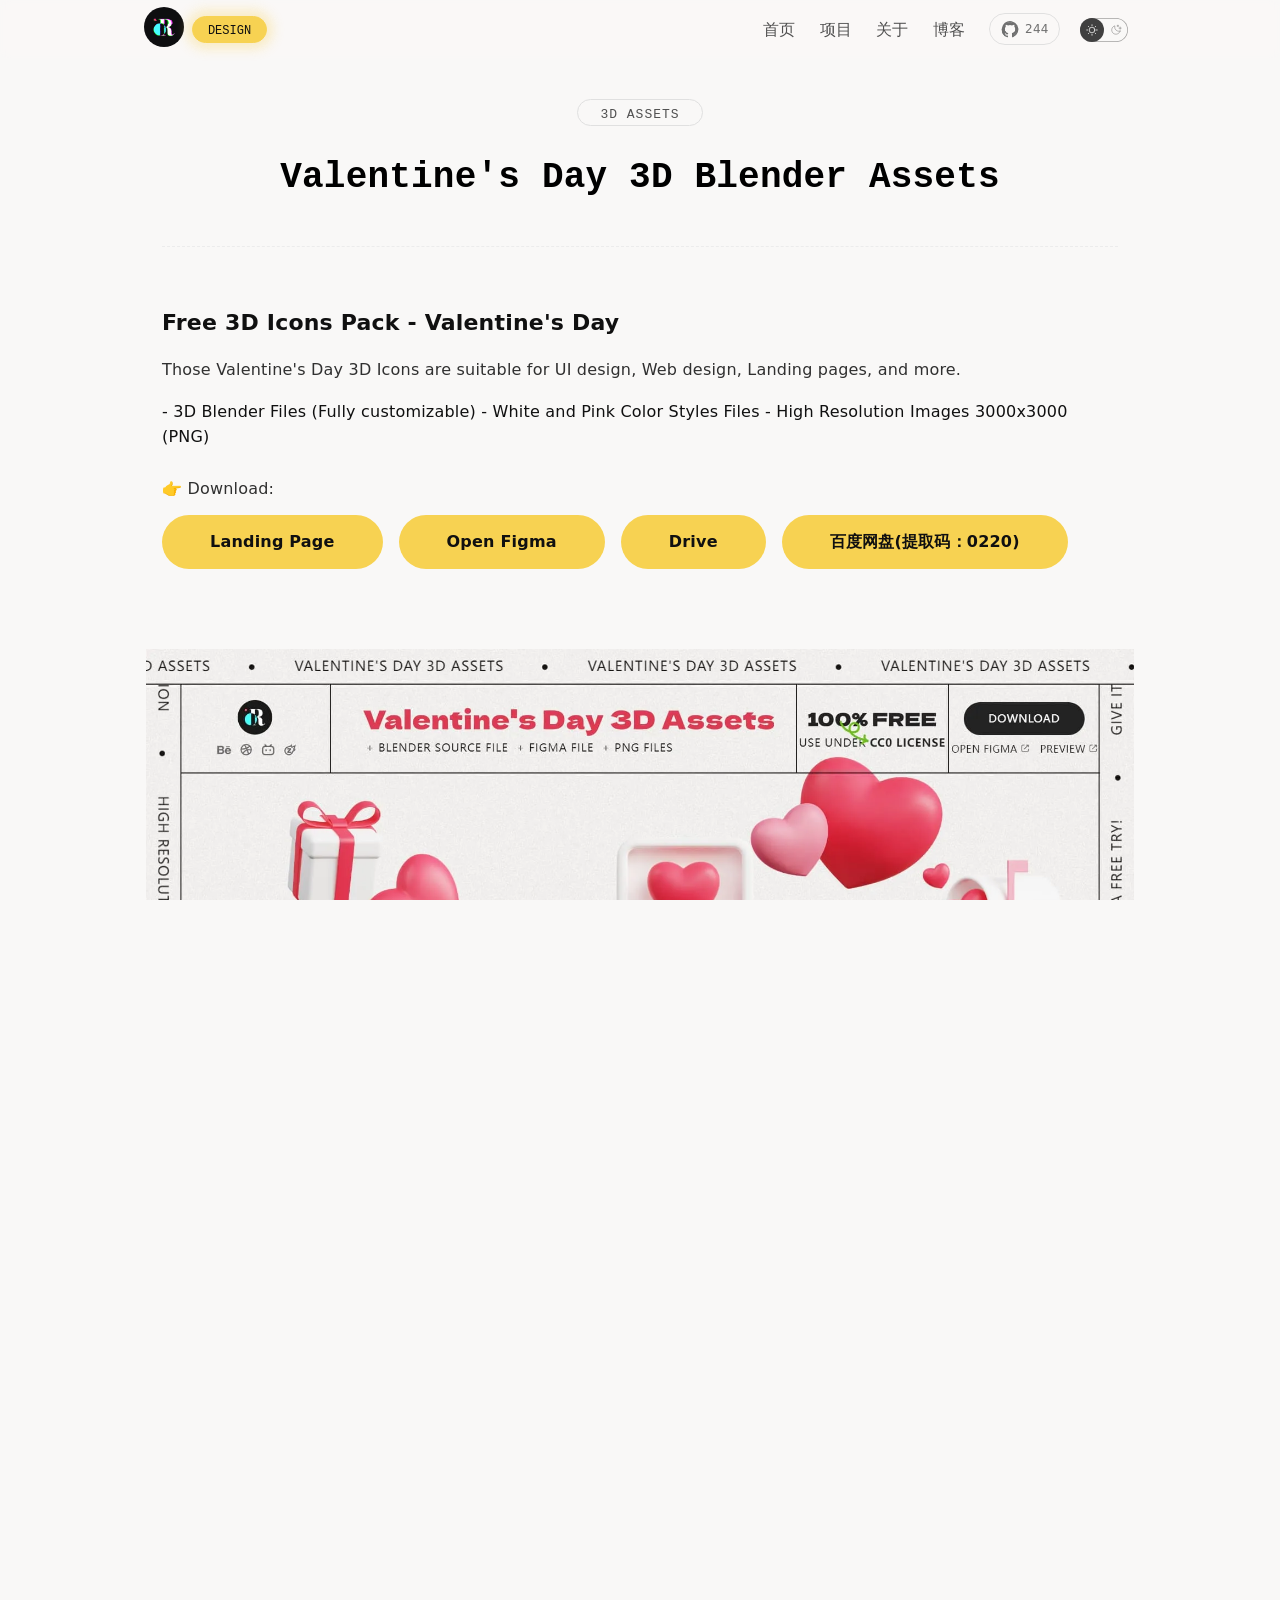
<file: detail/free-3d-valentines-assets/index.html>
<!DOCTYPE html><html> <head><meta charset="UTF-8"><meta name="description" property="og:description" content="提供免费的3D资产下载,情人节, 3D图标资产库,3D Icons,Free Valentines Day 3D Blender Assets, 3D Icon Assets,3D Icon Pack"><meta name="keywords" content="606 design,情人节, 3D图标资产库,3D Icons,Free Valentines Day 3D Blender Assets, 3D Icon Assets,3D Icon Pack,Rico 的设计漫想"><link rel="sitemap" href="/sitemap-index.xml"><link rel="alternate" type="application/rss+xml" title="Free Valentine's Day 3D Blender Assets  | 情人节3D图标资产库下载 | 606 灵感设计 | Rico " href="https://gigiislove9-star.github.io/rss.xml"><meta http-equiv="X-UA-Compatible" content="IE=Edge,chrome=1"><meta name="viewport" content="width=device-width, initial-scale=1.0, user-scalable=no"><meta name="generator" content="Astro v6.4.4"><title>Free Valentine&#39;s Day 3D Blender Assets  | 情人节3D图标资产库下载 | 606 灵感设计 | Rico </title><link rel="icon" type="image/svg+xml" href="/favicon.png"><script>
	const getThemePreference = () => {
		if (typeof localStorage !== 'undefined' && localStorage.getItem('theme')) {
			return localStorage.getItem('theme');
		}
		return window.matchMedia('(prefers-color-scheme: dark)').matches ? 'dark' : 'light';
	};
	const isDark = getThemePreference() === 'dark';
	document.documentElement.classList[isDark ? 'add' : 'remove']('theme-dark');

	if (typeof localStorage !== 'undefined') {
		// Watch the document element and persist user preference when it changes.
		const observer = new MutationObserver(() => {
			const isDark = document.documentElement.classList.contains('theme-dark');
			localStorage.setItem('theme', isDark ? 'dark' : 'light');
		});
		observer.observe(document.documentElement, { attributes: true, attributeFilter: ['class'] });
	}
</script><!-- GA4 跟踪代码 --><!-- UMAMIId 跟踪代码 --><style>.section-header[data-astro-cid-7z265mhw]{margin:24px 0 48px}.section-content[data-astro-cid-7z265mhw]{position:relative;display:flex;align-items:center;justify-content:center;flex-direction:column;color:var(--color-100)}.section-title[data-astro-cid-7z265mhw]{margin-left:auto;margin-right:auto;text-align:center}.section-title[data-astro-cid-7z265mhw] h1[data-astro-cid-7z265mhw]{font-size:60px;font-size:3.75rem;line-height:1.2;font-weight:500}.section-author[data-astro-cid-7z265mhw]{display:flex;flex-wrap:nowrap;align-items:center;gap:12px;min-width:-webkit-fit-content;min-width:-moz-fit-content;min-width:fit-content}.section-avatar[data-astro-cid-7z265mhw]{display:inline-block;position:relative;line-height:1;width:44px;height:44px;border-radius:50%}.section-avatar__img[data-astro-cid-7z265mhw]{display:block;border-radius:50%}.section-avatar__name[data-astro-cid-7z265mhw]{line-height:normal;font-weight:400;font-size:22px}.section-desc[data-astro-cid-7z265mhw]{max-width:480px;margin:24px auto 0;text-align:center}.section-saying[data-astro-cid-7z265mhw]{font-size:1rem;line-height:160%;font-weight:400;color:var(--color-300)}.section-saying[data-astro-cid-7z265mhw] strong[data-astro-cid-7z265mhw]{display:block;font-weight:600;margin-bottom:1em;color:var(--color-100)}.section-saying[data-astro-cid-7z265mhw] p[data-astro-cid-7z265mhw]{font-size:.875rem;margin-bottom:.5em}.section-saying[data-astro-cid-7z265mhw] a[data-astro-cid-7z265mhw]:link{color:#11a371}.section-saying[data-astro-cid-7z265mhw] a[data-astro-cid-7z265mhw]:hover{opacity:.75}.title[data-astro-cid-7z265mhw] svg[data-astro-cid-7z265mhw]{width:auto;height:80px}.title-tag[data-astro-cid-7z265mhw]{display:inline-block;font-size:13px;line-height:1;margin:16px auto 24px;border:1px solid var(--color-700);border-radius:36px;padding:8px 22px 4px;color:var(--color-300);text-align:center;font-family:var(--font-type);text-transform:uppercase;letter-spacing:1px}.section-show[data-astro-cid-7z265mhw] .card-item[data-astro-cid-7z265mhw]{width:100%;max-width:480px;margin-bottom:0}@media(max-width:1023px){.section-title[data-astro-cid-7z265mhw] h1[data-astro-cid-7z265mhw]{font-size:3rem}}@media(max-width:812px){.section-title[data-astro-cid-7z265mhw] h1[data-astro-cid-7z265mhw]{font-size:2.5rem}}@media(max-width:767px){.section-content[data-astro-cid-7z265mhw]{align-items:center}.section-author[data-astro-cid-7z265mhw]{justify-content:center}}@media(max-width:576px){.section-content[data-astro-cid-7z265mhw]{align-items:center}.section-author[data-astro-cid-7z265mhw]{justify-content:center}.section-title[data-astro-cid-7z265mhw] h1[data-astro-cid-7z265mhw]{font-size:3rem}.section-saying[data-astro-cid-7z265mhw]{margin:2rem .5rem}}
a[data-astro-cid-balv45lp]{--btn-color: #101010;--color--yellow: #f7d252;--color--dark-yellow: #ecba0e;position:relative;display:inline-flex;place-content:center;text-align:center;padding:1.125em 2em;color:var(--btn-color)!important;text-decoration:none;line-height:1.1;border-radius:var(--radius-small);overflow:hidden;background:var(--color--yellow);white-space:nowrap;font-size:var(--text-sm);font-weight:600;margin:0;transition:all .35s;border-radius:36px;min-width:144px}a[data-astro-cid-balv45lp]:hover{border-color:var(--color--dark-yellow);background-color:var(--color--dark-yellow);box-shadow:0 0 24px 11px #f7d252bf}a[data-astro-cid-balv45lp]:after{content:"";position:absolute;inset:0;pointer-events:none;transition:background-color var(--theme-transition);mix-blend-mode:overlay}a[data-astro-cid-balv45lp]:focus:after,a[data-astro-cid-balv45lp]:hover:after{background-color:hsla(var(--color-999-basis),.3)}
.btn-grid[data-astro-cid-wlbnb35h]{display:flex;flex-wrap:wrap;gap:16px}
</style>
<link rel="stylesheet" href="/_astro/MainHead.BTmaqvdL.css">
<style>:root{--bg-svg-blend-mode: overlay;--bg-blend-mode: darken}:root.theme-dark{--bg-svg-blend-mode: darken;--bg-blend-mode: lighten}img{max-width:100%}.detail{display:flex;flex-direction:column;max-width:1020px;margin:0 auto;padding-bottom:36px}.picture{display:block;margin-top:1rem;margin-bottom:1rem}.container{padding:0 1rem}section{position:relative;width:100%;font-size:16px}h1.font-type{padding-top:.5rem}p{line-height:1.6;margin-bottom:.875em;text-align:left}strong{font-weight:700}ul{padding-left:2em;margin:2em 0}ul li{margin:.5em 0 .75em}.post-header{width:100%;margin:24px auto;padding-bottom:2rem;border-bottom:1px solid var(--border)}h1{font-size:2.25rem;font-weight:700;color:var(--color-0);text-align:center}h2{font-size:2rem;font-weight:700;color:var(--color-0)}h3{font-size:1.5rem;font-weight:700;color:var(--color-0)}a:link{color:var(--color-blue)}a:hover{text-decoration:underline}.content{margin-top:20px;color:var(--color-200);font-size:1rem}.desc{margin:4rem 0 2rem}.post-title{grid-column-start:1;font-size:1.375rem;color:var(--color-100)}.post-desc{margin-top:1rem;grid-column-start:1;font-size:1rem;color:var(--color-100)}.btn{margin:1rem auto}.btn a{font-size:1rem;max-width:300px;padding:1.125em 3em}.preview{margin-top:4rem}@media(max-width:576px){.post h1{font-size:1.75rem;margin-top:2rem}.post h2{font-size:1.5rem}.post h3,.post .post-title{font-size:1.25rem}.post p,.post ul,.post li{font-size:.875rem}}
</style>
<link rel="stylesheet" href="/_astro/Footer.Dp0xjgwi.css"></head> <body class="_body"> <div class=""> <nav data-astro-cid-dmqpwcec> <div class="container nav-wrapper" data-astro-cid-dmqpwcec> <div class="menu-header" data-astro-cid-dmqpwcec> <div class="site-title" data-astro-cid-dmqpwcec> <a href="/" class="author" data-astro-cid-dmqpwcec> <figure class="avatar" data-astro-cid-dmqpwcec> <img class="avatar__img" src="/assets/author.png" alt="" draggable="false" data-astro-cid-dmqpwcec> </figure> </a> <div class="train-switch" data-astro-cid-4bx3op6j> <button data-state="0" class="font-type train-yellow" data-astro-cid-4bx3op6j><span data-astro-cid-4bx3op6j>DESIGN</span> </button> <button data-state="1" class="font-type train-blue" data-astro-cid-4bx3op6j> <span data-astro-cid-4bx3op6j>SKILL</span></button> <button data-state="2" class="font-type train-green" data-astro-cid-4bx3op6j><span data-astro-cid-4bx3op6j>NEED3D</span></button> <button data-state="3" class="font-type train-white" data-astro-cid-4bx3op6j><span data-astro-cid-4bx3op6j>OFF</span></button> </div> <script type="module">
    // 定义事件，用于组件间通信
    const EFFECT_CHANGE_EVENT = 'effect-state-changed';

    // localStorage 操作函数
    const saveState = (state) => {
        try {
            localStorage.setItem('effectState', state.toString());
            // 设置过期时间 (48小时)
            const expiry = Date.now() + 48 * 60 * 60 * 1000;
            localStorage.setItem('effectStateExpiry', expiry.toString());
        } catch (e) {
            console.error('无法保存状态到localStorage:', e);
        }
    };

    const getCurrentState = () => {
        try {
            // 检查是否过期
            const expiry = localStorage.getItem('effectStateExpiry');
            if (expiry && parseInt(expiry) < Date.now()) {
                // 已过期，清除状态
                localStorage.removeItem('effectState');
                localStorage.removeItem('effectStateExpiry');
                return 0;
            }

            const savedState = localStorage.getItem('effectState');
            return savedState ? parseInt(savedState) : 0;
        } catch (e) {
            console.error('无法从localStorage读取状态:', e);
            return 0;
        }
    };

    // 获取按钮元素
    const buttons = document.querySelectorAll('.train-switch button');

    // 更新按钮显示
    const updateButtonDisplay = (state) => {
        buttons.forEach((button, index) => {
            button.style.display = index === state ? 'block' : 'none';
        });
    };

    // 初始化页面
    const currentState = getCurrentState();
    updateButtonDisplay(currentState);

    // 按钮点击事件
    // 按钮点击事件
    buttons.forEach((button, index) => {
        button.addEventListener('click', () => {
            const newState = (index + 1) % 4; // 循环切换状态

            // 保存状态到 localStorage，48小时有效
            saveState(newState);

            // 更新按钮显示
            updateButtonDisplay(newState);

            // 触发自定义事件，通知效果组件更新
            window.dispatchEvent(new CustomEvent(EFFECT_CHANGE_EVENT, {
                detail: { state: newState }
            }));
        });
    });
</script> </div> </div> <div id="menu-content" data-astro-cid-dmqpwcec> <div class="menu-footer pc-nav" data-astro-cid-dmqpwcec> <ul class="nav-items" data-astro-cid-dmqpwcec> <li data-astro-cid-dmqpwcec> <a class="link" href="/" target="_self" data-astro-cid-dmqpwcec> 首页 </a> </li><li data-astro-cid-dmqpwcec> <a class="link" href="/project" target="_self" data-astro-cid-dmqpwcec> 项目 </a> </li><li data-astro-cid-dmqpwcec> <a class="link" href="/about" target="_self" data-astro-cid-dmqpwcec> 关于 </a> </li><li data-astro-cid-dmqpwcec> <a class="link" href="/blog" target="_self" data-astro-cid-dmqpwcec> 博客 </a> </li> <li data-astro-cid-dmqpwcec> <a class="github-stars" href="https://github.com/ricocc/public-portfolio-site" target="_blank" rel="noopener noreferrer" aria-label="Open ricocc/public-portfolio-site on GitHub" data-github-stars data-astro-cid-lteji3p7> <svg xmlns="http://www.w3.org/2000/svg" width="40" height="40" viewBox="0 0 256 256" aria-hidden="true" stroke="currentcolor" fill="currentcolor" style="--size:1.25rem" class="astro-patnjmll" data-astro-cid-patnjmll> <g data-astro-cid-patnjmll><g stroke-linecap="round" stroke-linejoin="round"><path fill="none" stroke-width="14.7" d="M55.7 167.2c13.9 1 21.3 13.1 22.2 14.6 4.2 7.2 10.4 9.6 18.3 7.1l1.1-3.4a60.3 60.3 0 0 1-25.8-11.9c-12-10.1-18-25.6-18-46.3"/><path fill="none" stroke-width="16" d="M61.4 205.1a24.5 24.5 0 0 1-3-6.1c-3.2-7.9-7.1-10.6-7.8-11.1l-1-.6c-2.4-1.6-9.5-6.5-7.2-13.9 1.4-4.5 6-7.2 12.3-7.2h.8c4 .3 7.6 1.5 10.7 3.2-9.1-10.1-13.6-24.3-13.6-42.3 0-11.3 3.5-21.7 10.1-30.4A46.7 46.7 0 0 1 65 67.3a8.3 8.3 0 0 1 5-4.7c2.8-.9 13.3-2.7 33.2 9.9a105 105 0 0 1 50.5 0c19.9-12.6 30.4-10.8 33.2-9.9 2.3.7 4.1 2.4 5 4.7 5 12.7 4 23.2 2.6 29.4 6.7 8.7 10 18.9 10 30.4 0 42.6-25.8 54.7-43.6 58.7 1.4 4.1 2.2 8.8 2.2 13.7l-.1 23.4v2.3"/><path fill="none" stroke-width="16" d="M160.9 185.7c1.4 4.1 2.2 8.8 2.2 13.7l-.1 23.4v2.3A98.6 98.6 0 1 0 61.4 205c-1.4-2.1-11.3-17.5-11.8-17.8-2.4-1.6-9.5-6.5-7.2-13.9 1.4-4.5 6-7.2 12.3-7.2h.8c4 .3 7.6 1.5 10.7 3.2-9.1-10.1-13.6-24.3-13.6-42.3 0-11.3 3.5-21.7 10.1-30.4A46.4 46.4 0 0 1 65 67.3a8.3 8.3 0 0 1 5-4.7c2.8-.9 13.3-2.7 33.2 9.9a105 105 0 0 1 50.5 0c19.9-12.6 30.4-10.8 33.2-9.9 2.3.7 4.1 2.4 5 4.7 5 12.7 4 23.2 2.6 29.4 6.7 8.7 10 18.9 10 30.4.1 42.6-25.8 54.7-43.6 58.6z"/><path fill="none" stroke-width="18.7" d="m170.1 203.3 17.3-12 17.2-18.7 9.5-26.6v-27.9l-9.5-27.5" /><path fill="none" stroke-width="22.7" d="m92.1 57.3 23.3-4.6 18.7-1.4 29.3 5.4m-110 32.6-8 16-4 21.4.6 20.3 3.4 13" /><path fill="none" stroke-width="13.3" d="M28.8 133a100 100 0 0 0 66.9 94.4v-8.7c-22.4 1.8-33-11.5-35.6-19.8-3.4-8.6-7.8-11.4-8.5-11.8"/></g></g>  </svg> <span class="github-stars__count" data-github-stars-count data-astro-cid-lteji3p7>244</span> </a> <script>(function(){const repo = "ricocc/public-portfolio-site";

	const starLinks = document.querySelectorAll('[data-github-stars]');
	const starCounts = document.querySelectorAll('[data-github-stars-count]');

	if (starLinks.length && starCounts.length) {
		window.__githubStarsPromise ||= fetch(`https://api.github.com/repos/${repo}`, {
			cache: 'no-store',
			headers: {
				Accept: 'application/vnd.github+json',
			},
		});

		window.__githubStarsPromise
			.then((response) => (response.ok ? response.json() : null))
			.then((data) => {
				if (typeof data?.stargazers_count !== 'number') return;
				const formattedStars = new Intl.NumberFormat('en', {
					notation: data.stargazers_count >= 10000 ? 'compact' : 'standard',
					maximumFractionDigits: 1,
				}).format(data.stargazers_count);
				starCounts.forEach((starCount) => {
					starCount.textContent = formattedStars;
				});
				starLinks.forEach((starLink) => {
					starLink.setAttribute('aria-label', `${repo} has ${data.stargazers_count} GitHub stars`);
				});
			})
			.catch(() => {
				starLinks.forEach((starLink) => {
					starLink.setAttribute('data-stars-unavailable', 'true');
				});
			});
	}
})();</script> </li> </ul> <div class="theme-toggle" style="transform:scale(0.75)" data-astro-cid-dmqpwcec> <theme-toggle data-astro-cid-x3pjskd3="true"> <button data-astro-cid-x3pjskd3> <!-- <span class="sr-only">Dark theme</span> --> <span class="icon light" data-astro-cid-x3pjskd3><svg xmlns="http://www.w3.org/2000/svg" width="40" height="40" viewBox="0 0 256 256" aria-hidden="true" stroke="currentcolor" fill="currentcolor" class="astro-patnjmll" data-astro-cid-patnjmll> <g data-astro-cid-patnjmll><circle cx="128" cy="128" r="60" fill="none" stroke-linecap="round" stroke-linejoin="round" stroke-width="16"/><path fill="none" stroke-linecap="round" stroke-linejoin="round" stroke-width="16" d="M128 36V16M63 63 49 49m-13 79H16m47 65-14 14m79 13v20m65-47 14 14m13-79h20m-47-65 14-14"/></g>  </svg></span> <span class="icon dark" data-astro-cid-x3pjskd3><svg xmlns="http://www.w3.org/2000/svg" width="40" height="40" viewBox="0 0 256 256" aria-hidden="true" stroke="currentcolor" fill="currentcolor" class="astro-patnjmll" data-astro-cid-patnjmll> <g data-astro-cid-patnjmll><path fill="none" stroke-linecap="round" stroke-linejoin="round" stroke-width="16" d="M216 112V64m24 24h-48m-24-64v32m16-16h-32m65 113A92 92 0 0 1 103 39h0a92 92 0 1 0 114 114Z"/></g>  </svg></span> </button> </theme-toggle>  <script type="module">class n extends HTMLElement{constructor(){super();const e=this.querySelector("button"),t=s=>{document.documentElement.classList[s?"add":"remove"]("theme-dark"),e.setAttribute("aria-pressed",String(s))};e.addEventListener("click",()=>t(!this.isDark())),t(this.isDark())}isDark(){return document.documentElement.classList.contains("theme-dark")}}customElements.define("theme-toggle",n);</script> </div> </div> <div class="mobile-header" data-astro-cid-mmnn6jm5> <div class="hamburger" data-astro-cid-mmnn6jm5> <div class="hamburger-toggle" data-astro-cid-mmnn6jm5> <span data-astro-cid-mmnn6jm5></span> </div> </div> <div class="m-nav" data-astro-cid-mmnn6jm5> <div class="m-nav-wrap" data-astro-cid-mmnn6jm5> <ul class="m-menu" data-astro-cid-mmnn6jm5> <li class="m-menu-li" data-astro-cid-mmnn6jm5> <a class="m-menu__link l" href="/" target="_self" data-astro-cid-mmnn6jm5> 首页 </a> </li><li class="m-menu-li" data-astro-cid-mmnn6jm5> <a class="m-menu__link l" href="/project" target="_self" data-astro-cid-mmnn6jm5> 项目 </a> </li><li class="m-menu-li" data-astro-cid-mmnn6jm5> <a class="m-menu__link l" href="/about" target="_self" data-astro-cid-mmnn6jm5> 关于 </a> </li><li class="m-menu-li" data-astro-cid-mmnn6jm5> <a class="m-menu__link l" href="/blog" target="_self" data-astro-cid-mmnn6jm5> 博客 </a> </li> <li class="m-menu-li m-menu-li--github" data-astro-cid-mmnn6jm5> <a class="github-stars" href="https://github.com/ricocc/public-portfolio-site" target="_blank" rel="noopener noreferrer" aria-label="Open ricocc/public-portfolio-site on GitHub" data-github-stars data-astro-cid-lteji3p7> <svg xmlns="http://www.w3.org/2000/svg" width="40" height="40" viewBox="0 0 256 256" aria-hidden="true" stroke="currentcolor" fill="currentcolor" style="--size:1.25rem" class="astro-patnjmll" data-astro-cid-patnjmll> <g data-astro-cid-patnjmll><g stroke-linecap="round" stroke-linejoin="round"><path fill="none" stroke-width="14.7" d="M55.7 167.2c13.9 1 21.3 13.1 22.2 14.6 4.2 7.2 10.4 9.6 18.3 7.1l1.1-3.4a60.3 60.3 0 0 1-25.8-11.9c-12-10.1-18-25.6-18-46.3"/><path fill="none" stroke-width="16" d="M61.4 205.1a24.5 24.5 0 0 1-3-6.1c-3.2-7.9-7.1-10.6-7.8-11.1l-1-.6c-2.4-1.6-9.5-6.5-7.2-13.9 1.4-4.5 6-7.2 12.3-7.2h.8c4 .3 7.6 1.5 10.7 3.2-9.1-10.1-13.6-24.3-13.6-42.3 0-11.3 3.5-21.7 10.1-30.4A46.7 46.7 0 0 1 65 67.3a8.3 8.3 0 0 1 5-4.7c2.8-.9 13.3-2.7 33.2 9.9a105 105 0 0 1 50.5 0c19.9-12.6 30.4-10.8 33.2-9.9 2.3.7 4.1 2.4 5 4.7 5 12.7 4 23.2 2.6 29.4 6.7 8.7 10 18.9 10 30.4 0 42.6-25.8 54.7-43.6 58.7 1.4 4.1 2.2 8.8 2.2 13.7l-.1 23.4v2.3"/><path fill="none" stroke-width="16" d="M160.9 185.7c1.4 4.1 2.2 8.8 2.2 13.7l-.1 23.4v2.3A98.6 98.6 0 1 0 61.4 205c-1.4-2.1-11.3-17.5-11.8-17.8-2.4-1.6-9.5-6.5-7.2-13.9 1.4-4.5 6-7.2 12.3-7.2h.8c4 .3 7.6 1.5 10.7 3.2-9.1-10.1-13.6-24.3-13.6-42.3 0-11.3 3.5-21.7 10.1-30.4A46.4 46.4 0 0 1 65 67.3a8.3 8.3 0 0 1 5-4.7c2.8-.9 13.3-2.7 33.2 9.9a105 105 0 0 1 50.5 0c19.9-12.6 30.4-10.8 33.2-9.9 2.3.7 4.1 2.4 5 4.7 5 12.7 4 23.2 2.6 29.4 6.7 8.7 10 18.9 10 30.4.1 42.6-25.8 54.7-43.6 58.6z"/><path fill="none" stroke-width="18.7" d="m170.1 203.3 17.3-12 17.2-18.7 9.5-26.6v-27.9l-9.5-27.5" /><path fill="none" stroke-width="22.7" d="m92.1 57.3 23.3-4.6 18.7-1.4 29.3 5.4m-110 32.6-8 16-4 21.4.6 20.3 3.4 13" /><path fill="none" stroke-width="13.3" d="M28.8 133a100 100 0 0 0 66.9 94.4v-8.7c-22.4 1.8-33-11.5-35.6-19.8-3.4-8.6-7.8-11.4-8.5-11.8"/></g></g>  </svg> <span class="github-stars__count" data-github-stars-count data-astro-cid-lteji3p7>244</span> </a> <script>(function(){const repo = "ricocc/public-portfolio-site";

	const starLinks = document.querySelectorAll('[data-github-stars]');
	const starCounts = document.querySelectorAll('[data-github-stars-count]');

	if (starLinks.length && starCounts.length) {
		window.__githubStarsPromise ||= fetch(`https://api.github.com/repos/${repo}`, {
			cache: 'no-store',
			headers: {
				Accept: 'application/vnd.github+json',
			},
		});

		window.__githubStarsPromise
			.then((response) => (response.ok ? response.json() : null))
			.then((data) => {
				if (typeof data?.stargazers_count !== 'number') return;
				const formattedStars = new Intl.NumberFormat('en', {
					notation: data.stargazers_count >= 10000 ? 'compact' : 'standard',
					maximumFractionDigits: 1,
				}).format(data.stargazers_count);
				starCounts.forEach((starCount) => {
					starCount.textContent = formattedStars;
				});
				starLinks.forEach((starLink) => {
					starLink.setAttribute('aria-label', `${repo} has ${data.stargazers_count} GitHub stars`);
				});
			})
			.catch(() => {
				starLinks.forEach((starLink) => {
					starLink.setAttribute('data-stars-unavailable', 'true');
				});
			});
	}
})();</script> </li> <li class="m-menu-li" data-astro-cid-mmnn6jm5> <div class="theme-toggle" style="transform:scale(1.1);" data-astro-cid-mmnn6jm5></div> </li> </ul> </div> </div> <div class="m-nav-mask" data-astro-cid-mmnn6jm5></div> </div> <script type="module">document.addEventListener("DOMContentLoaded",()=>{const e=()=>{document.querySelector(".hamburger-toggle")?.classList.toggle("close-line"),document.querySelector(".m-nav")?.classList.toggle("is-active"),document.querySelector(".m-nav-mask")?.classList.toggle("is-active")};document.querySelector(".hamburger-toggle")?.addEventListener("click",e),document.querySelector(".m-nav-mask")?.addEventListener("click",e)});</script> </div> </div> </nav> <div class="train-1" data-astro-cid-yntz5ahj> <div class="effects train-icons" data-astro-cid-yntz5ahj> <div class="effects__img" data-astro-cid-yntz5ahj> <div class="effects__img-inner" style="background-image:url(/assets/effects/3dicons/bezier.png)" data-astro-cid-yntz5ahj></div> </div> <div class="effects__img" data-astro-cid-yntz5ahj> <div class="effects__img-inner" style="background-image:url(/assets/effects/3dicons/game.png)" data-astro-cid-yntz5ahj></div> </div> <div class="effects__img" data-astro-cid-yntz5ahj> <div class="effects__img-inner" style="background-image:url(/assets/effects/3dicons/hourglass.png)" data-astro-cid-yntz5ahj></div> </div> <div class="effects__img" data-astro-cid-yntz5ahj> <div class="effects__img-inner" style="background-image:url(/assets/effects/3dicons/image.png)" data-astro-cid-yntz5ahj></div> </div> <div class="effects__img" data-astro-cid-yntz5ahj> <div class="effects__img-inner" style="background-image:url(/assets/effects/3dicons/rocket.png)" data-astro-cid-yntz5ahj></div> </div> <div class="effects__img" data-astro-cid-yntz5ahj> <div class="effects__img-inner" style="background-image:url(/assets/effects/3dicons/compass.png)" data-astro-cid-yntz5ahj></div> </div> <div class="effects__img" data-astro-cid-yntz5ahj> <div class="effects__img-inner" style="background-image:url(/assets/effects/3dicons/battery.png)" data-astro-cid-yntz5ahj></div> </div> <div class="effects__img" data-astro-cid-yntz5ahj> <div class="effects__img-inner" style="background-image:url(/assets/effects/3dicons/lamp.png)" data-astro-cid-yntz5ahj></div> </div> <div class="effects__img" data-astro-cid-yntz5ahj> <div class="effects__img-inner" style="background-image:url(/assets/effects/3dicons/coffee-cup.png)" data-astro-cid-yntz5ahj></div> </div> <div class="effects__img" data-astro-cid-yntz5ahj> <div class="effects__img-inner" style="background-image:url(/assets/effects/3dicons/weather.png)" data-astro-cid-yntz5ahj></div> </div> </div> </div> <!-- <div class="train-switch train-switch-abs">
    <button data-state="0" class="font-type train-yellow"><span>ICONS</span> </button>
    <button data-state="1" class="font-type train-blue"> <span>LOGO</span></button>
		<button data-state="2" class="font-type train-green"><span>PRISM</span></button>
</div>
 --> <script src="/plugins/effects/imagesloaded.pkgd.min.js"></script> <script src="/plugins/effects/gsap.min.js"></script> <script type="module">
	import { preloadImages } from '/plugins/effects/utils.js';
	import { ImageTrail } from '/plugins/effects/imageTrail.js';

	// 图片数组定义
	const images = [
		'bezier.png',
		'game.png',
		'hourglass.png',
		'image.png',
		'rocket.png',
		'compass.png',
		'battery.png',
		'lamp.png',
		'coffee-cup.png',
		'weather.png'
	];
	const logoImages = [
		'apple.png',
		'blender.png',
		'dribbble.png',
		'figma.png',
		'github.png',
		'pin.png',
		'react.png',
		'sketch.png',
		'vue.png',
		'wechat.png'
	];
	const need3d = [
		'01.png',
		'02.png',
		'03.png',
		'04.png',
		'05.png',
		'06.png',
		'07.png',
		'08.png',
		'09.png',
		'10.png'
	];
	// 定义事件，用于组件间通信
	const EFFECT_CHANGE_EVENT = 'effect-state-changed';

	// 获取当前效果状态
	const getCurrentState = () => {
		try {
			// 检查是否过期
			const expiry = localStorage.getItem('effectStateExpiry');
			if (expiry && parseInt(expiry) < Date.now()) {
				// 已过期，清除状态
				localStorage.removeItem('effectState');
				localStorage.removeItem('effectStateExpiry');
				return 0;
			}

			const savedState = localStorage.getItem('effectState');
			return savedState ? parseInt(savedState) : 0;
		} catch (e) {
			console.error('无法从localStorage读取状态:', e);
			return 0;
		}
	};

	// DOM 元素
	const effects = document.querySelector('.effects');
	const effectsImgs = document.querySelectorAll('.effects__img-inner');

	// 更新图片
	const changeImages = (imagesArr, folderPath) => {
		effectsImgs.forEach((img, index) => {
			img.style.backgroundImage = `url(${folderPath}${imagesArr[index]})`;
		});
	};

	// 更新效果类名
	const updateEffectsClass = (state) => {
		effects.className = 'effects'; // 重置类名
		switch (state) {
			case 0:
				effects.classList.add('train-icons');
				break;
			case 1:
				effects.classList.add('train-logo');
				break;
			case 2:
				effects.classList.add('train-prism');
				break;
			default:
				effects.classList.add('train-icons');
		}
	};

	// 初始化状态
	const initializeState = (state) => {
		updateEffectsClass(state);
		switch (state) {
			case 0:
				changeImages(images, '/assets/effects/3dicons/');
				break;
			case 1:
				changeImages(logoImages, '/assets/effects/logo/');
				break;
			case 2:
				changeImages(need3d, '/assets/effects/need3d/');
				break;
			default:
				changeImages(images, '/assets/effects/3dicons/');
		}
	};

		// 保存 ImageTrail 实例
	let imageTrailInstance = null;

	// 图片预加载
	preloadImages('.effects__img-inner').then(() => {
		imageTrailInstance = new ImageTrail(document.querySelector('.effects'));
	});

	// 初始化页面
	const currentState = getCurrentState();
	initializeState(currentState);

	document.addEventListener('DOMContentLoaded', () => {
		// 确保imageTrailInstance已创建后再检查
		const checkInstanceInterval = setInterval(() => {
			if (imageTrailInstance) {
			// 如果当前状态是3，则禁用鼠标跟随效果
			if (currentState === 3) {
				imageTrailInstance.disable();
			}
			clearInterval(checkInstanceInterval);
			}
		}, 100);
		});

		window.addEventListener(EFFECT_CHANGE_EVENT, (e) => {
		const newState = e.detail.state;

		// 更新图片 & 类名
		initializeState(newState);

		// 控制鼠标跟随
		if (imageTrailInstance) {
			if (newState === 3) {
			imageTrailInstance.disable();
			} else {
			imageTrailInstance.enable();
			// 重要：确保在启用后重新开始渲染循环
			imageTrailInstance.restartRender();
			}
		}
		});
</script>  <script type="module">class i extends HTMLElement{constructor(){super(),this.appendChild(this.querySelector("template").content.cloneNode(!0));const t=this.querySelector("button"),n=document.getElementById("menu-content");n.hidden=!0;const d=e=>{t.setAttribute("aria-expanded",e?"true":"false"),n.hidden=!e};t.addEventListener("click",()=>d(n.hidden));const s=e=>{d(e.matches),t.hidden=e.matches},c=window.matchMedia("(min-width: 50em)");s(c),c.addEventListener("change",s)}}customElements.define("menu-button",i);</script> <div class="section detail"> <div class="container">  <div class="post" data-astro-cid-wlbnb35h> <main class="post-wrapper" data-astro-cid-wlbnb35h> <div class="section-header" data-astro-cid-7z265mhw> <div class="row" data-astro-cid-7z265mhw> <div class="section-content col-1a" data-astro-cid-7z265mhw> <div class="section-title" data-astro-cid-7z265mhw> <div class="title-tag" data-astro-cid-7z265mhw> 3D ASSETS </div> <div class="title" data-astro-cid-7z265mhw>  <h1 class="font-type" data-astro-cid-wlbnb35h>
Valentine's Day 3D Blender Assets
</h1>  </div> </div>  <section class="border-top" style="margin-top:3rem;" data-astro-cid-7z265mhw></section></div> </div> </div> <div class="content" data-astro-cid-wlbnb35h> <div class="row desc" data-astro-cid-wlbnb35h> <div class="col-1a" data-astro-cid-wlbnb35h> <h3 class="post-title" style="margin-bottom:1em;" data-astro-cid-wlbnb35h>Free 3D Icons Pack - Valentine's Day</h3> <p data-astro-cid-wlbnb35h>Those Valentine's Day 3D Icons are suitable for UI design, Web design, Landing pages, and more.</p>  <p class="post-desc" data-astro-cid-wlbnb35h>
- 3D Blender Files (Fully customizable)
								- White and Pink Color Styles Files
								- High Resolution Images 3000x3000 (PNG)
</p> </div> <div class="col-1a" data-astro-cid-wlbnb35h> <p style="margin-top: 12px;" data-astro-cid-wlbnb35h>👉 Download:</p> <div class="btn btn-grid" style="margin-top: 12px;" data-astro-cid-wlbnb35h> <a href="http://web.606design.art/landings/004-free-3d-valentines-assets/" target="_blank" class="post-btn" data-astro-cid-balv45lp>Landing Page </a> <a href="https://www.figma.com/community/file/1363451172790940214/free-3d-icons-valentines-day/" target="_blank" class="post-btn" data-astro-cid-balv45lp>Open Figma</a> <a href="https://drive.google.com/drive/folders/171VScCkzSfubCOp_wQRnyMmUTBWGPJEe" target="_blank" class="post-btn" data-astro-cid-balv45lp>Drive
</a> <a href="https://pan.baidu.com/s/16-P3vcHO3gKygIQzE-uMhg?pwd=0220" target="_blank" class="post-btn" data-astro-cid-balv45lp>百度网盘 <span data-astro-cid-wlbnb35h>(提取码：0220)</span></a> </div> </div> </div> </div> <section class="preview" data-astro-cid-wlbnb35h> <picture class="picture" data-astro-cid-wlbnb35h> <img src="/_astro/01.22OLv4J7_ZSROA1.webp" alt="Image 1" loading="lazy" decoding="async" data-astro-cid-wlbnb35h="true" width="1800" height="1125"> </picture><picture class="picture" data-astro-cid-wlbnb35h> <img src="/_astro/02.HCIMUzpm_1736RE.webp" alt="Image 2" loading="lazy" decoding="async" data-astro-cid-wlbnb35h="true" width="1600" height="1613"> </picture><picture class="picture" data-astro-cid-wlbnb35h> <img src="/_astro/03.DYjAQBV9_3b5z6.webp" alt="Image 3" loading="lazy" decoding="async" data-astro-cid-wlbnb35h="true" width="1600" height="1613"> </picture><picture class="picture" data-astro-cid-wlbnb35h> <img src="/_astro/04.DqcaFaGd_1i3XwN.webp" alt="Image 4" loading="lazy" decoding="async" data-astro-cid-wlbnb35h="true" width="1800" height="4200"> </picture> </section> </main> </div>  </div> </div> <footer data-astro-cid-sz7xmlte> <div class="group" data-astro-cid-sz7xmlte> <p data-astro-cid-sz7xmlte>© 2026 Chenxi. All Rights Reserved.</p> </div> </footer> </div>  <script type="module">var t=document.getElementsByTagName("img");for(var e=0;e<t.length;e++)t[e].setAttribute("draggable","false"),t[e].setAttribute("ref","nofollow");</script> </body> </html>
</file>
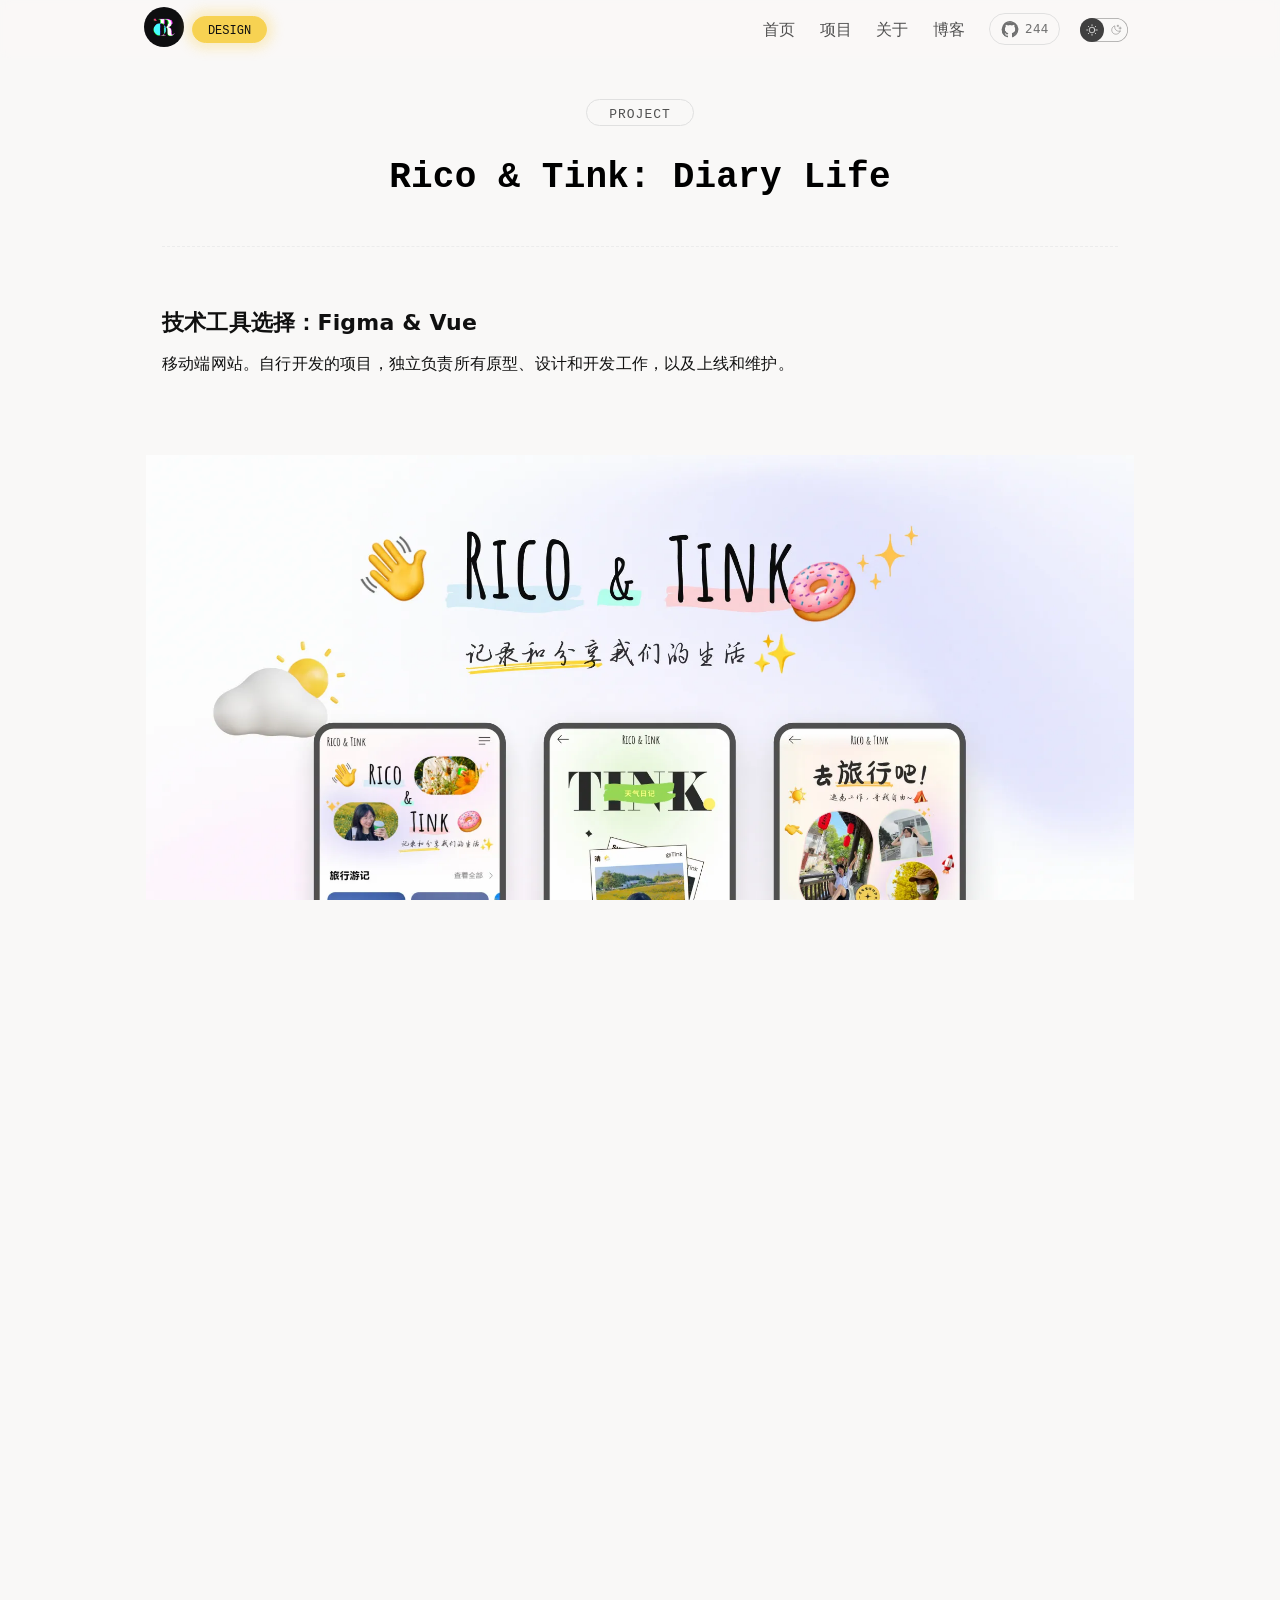
<file: detail/tinklife/index.html>
<!DOCTYPE html><html> <head><meta charset="UTF-8"><meta name="description" property="og:description" content="RICO &amp; TINK: DIARY LIFE ,移动端网站。自行开发的项目，独立负责所有原型、设计和开发工作，以及上线和维护。"><meta name="keywords" content="RICO &amp; TINK: DIARY LIFE, 生活记录"><link rel="sitemap" href="/sitemap-index.xml"><link rel="alternate" type="application/rss+xml" title="Tink Life | 灵感设计 | Rico " href="https://gigiislove9-star.github.io/rss.xml"><meta http-equiv="X-UA-Compatible" content="IE=Edge,chrome=1"><meta name="viewport" content="width=device-width, initial-scale=1.0, user-scalable=no"><meta name="generator" content="Astro v6.4.4"><title>Tink Life | 灵感设计 | Rico </title><link rel="icon" type="image/svg+xml" href="/favicon.png"><script>
	const getThemePreference = () => {
		if (typeof localStorage !== 'undefined' && localStorage.getItem('theme')) {
			return localStorage.getItem('theme');
		}
		return window.matchMedia('(prefers-color-scheme: dark)').matches ? 'dark' : 'light';
	};
	const isDark = getThemePreference() === 'dark';
	document.documentElement.classList[isDark ? 'add' : 'remove']('theme-dark');

	if (typeof localStorage !== 'undefined') {
		// Watch the document element and persist user preference when it changes.
		const observer = new MutationObserver(() => {
			const isDark = document.documentElement.classList.contains('theme-dark');
			localStorage.setItem('theme', isDark ? 'dark' : 'light');
		});
		observer.observe(document.documentElement, { attributes: true, attributeFilter: ['class'] });
	}
</script><!-- GA4 跟踪代码 --><!-- UMAMIId 跟踪代码 --><style>.section-header[data-astro-cid-yl355ysp]{margin:24px 0 48px}.section-content[data-astro-cid-yl355ysp]{position:relative;display:flex;align-items:center;justify-content:center;flex-direction:column;color:var(--color-100)}.section-title[data-astro-cid-yl355ysp]{margin-left:auto;margin-right:auto;text-align:center}.section-title[data-astro-cid-yl355ysp] h1[data-astro-cid-yl355ysp]{font-size:60px;font-size:3.75rem;line-height:1.2;font-weight:500}.section-author[data-astro-cid-yl355ysp]{display:flex;flex-wrap:nowrap;align-items:center;gap:12px;min-width:-webkit-fit-content;min-width:-moz-fit-content;min-width:fit-content}.section-avatar[data-astro-cid-yl355ysp]{display:inline-block;position:relative;line-height:1;width:44px;height:44px;border-radius:50%}.section-avatar__img[data-astro-cid-yl355ysp]{display:block;border-radius:50%}.section-avatar__name[data-astro-cid-yl355ysp]{line-height:normal;font-weight:400;font-size:22px}.section-desc[data-astro-cid-yl355ysp]{max-width:480px;margin:24px auto 0;text-align:center}.section-saying[data-astro-cid-yl355ysp]{font-size:1rem;line-height:160%;font-weight:400;color:var(--color-300)}.section-saying[data-astro-cid-yl355ysp] strong[data-astro-cid-yl355ysp]{display:block;font-weight:600;margin-bottom:1em;color:var(--color-100)}.section-saying[data-astro-cid-yl355ysp] p[data-astro-cid-yl355ysp]{font-size:.875rem;margin-bottom:.5em}.section-saying[data-astro-cid-yl355ysp] a[data-astro-cid-yl355ysp]:link{color:#11a371}.section-saying[data-astro-cid-yl355ysp] a[data-astro-cid-yl355ysp]:hover{opacity:.75}.title[data-astro-cid-yl355ysp] svg[data-astro-cid-yl355ysp]{width:auto;height:80px}.title-tag[data-astro-cid-yl355ysp]{display:inline-block;font-size:13px;line-height:1;margin:16px auto 24px;border:1px solid var(--color-700);border-radius:36px;padding:8px 22px 4px;color:var(--color-300);text-align:center;font-family:var(--font-type);text-transform:uppercase;letter-spacing:1px}.section-show[data-astro-cid-yl355ysp] .card-item[data-astro-cid-yl355ysp]{width:100%;max-width:480px;margin-bottom:0}@media(max-width:1023px){.section-title[data-astro-cid-yl355ysp] h1[data-astro-cid-yl355ysp]{font-size:3rem}}@media(max-width:812px){.section-title[data-astro-cid-yl355ysp] h1[data-astro-cid-yl355ysp]{font-size:2.5rem}}@media(max-width:767px){.section-content[data-astro-cid-yl355ysp]{align-items:center}.section-author[data-astro-cid-yl355ysp]{justify-content:center}}@media(max-width:576px){.section-content[data-astro-cid-yl355ysp]{align-items:center}.section-author[data-astro-cid-yl355ysp]{justify-content:center}.section-title[data-astro-cid-yl355ysp] h1[data-astro-cid-yl355ysp]{font-size:3rem}.section-saying[data-astro-cid-yl355ysp]{margin:2rem .5rem}}.icon[data-astro-cid-tzcy32da]{color:var(--color-900)}
</style>
<link rel="stylesheet" href="/_astro/MainHead.BTmaqvdL.css">
<style>:root{--bg-svg-blend-mode: overlay;--bg-blend-mode: darken}:root.theme-dark{--bg-svg-blend-mode: darken;--bg-blend-mode: lighten}img{max-width:100%}.detail{display:flex;flex-direction:column;max-width:1020px;margin:0 auto;padding-bottom:36px}.picture{display:block;margin-top:1rem;margin-bottom:1rem}.container{padding:0 1rem}section{position:relative;width:100%;font-size:16px}h1.font-type{padding-top:.5rem}p{line-height:1.6;margin-bottom:.875em;text-align:left}strong{font-weight:700}ul{padding-left:2em;margin:2em 0}ul li{margin:.5em 0 .75em}.post-header{width:100%;margin:24px auto;padding-bottom:2rem;border-bottom:1px solid var(--border)}h1{font-size:2.25rem;font-weight:700;color:var(--color-0);text-align:center}h2{font-size:2rem;font-weight:700;color:var(--color-0)}h3{font-size:1.5rem;font-weight:700;color:var(--color-0)}a:link{color:var(--color-blue)}a:hover{text-decoration:underline}.content{margin-top:20px;color:var(--color-200);font-size:1rem}.desc{margin:4rem 0 2rem}.post-title{grid-column-start:1;font-size:1.375rem;color:var(--color-100)}.post-desc{margin-top:1rem;grid-column-start:1;font-size:1rem;color:var(--color-100)}.btn{margin:1rem auto}.btn a{font-size:1rem;max-width:300px;padding:1.125em 3em}.preview{margin-top:4rem}@media(max-width:576px){.post h1{font-size:1.75rem;margin-top:2rem}.post h2{font-size:1.5rem}.post h3,.post .post-title{font-size:1.25rem}.post p,.post ul,.post li{font-size:.875rem}}
</style>
<link rel="stylesheet" href="/_astro/Footer.Dp0xjgwi.css"></head> <body class="_body"> <div class=""> <nav data-astro-cid-dmqpwcec> <div class="container nav-wrapper" data-astro-cid-dmqpwcec> <div class="menu-header" data-astro-cid-dmqpwcec> <div class="site-title" data-astro-cid-dmqpwcec> <a href="/" class="author" data-astro-cid-dmqpwcec> <figure class="avatar" data-astro-cid-dmqpwcec> <img class="avatar__img" src="/assets/author.png" alt="" draggable="false" data-astro-cid-dmqpwcec> </figure> </a> <div class="train-switch" data-astro-cid-4bx3op6j> <button data-state="0" class="font-type train-yellow" data-astro-cid-4bx3op6j><span data-astro-cid-4bx3op6j>DESIGN</span> </button> <button data-state="1" class="font-type train-blue" data-astro-cid-4bx3op6j> <span data-astro-cid-4bx3op6j>SKILL</span></button> <button data-state="2" class="font-type train-green" data-astro-cid-4bx3op6j><span data-astro-cid-4bx3op6j>NEED3D</span></button> <button data-state="3" class="font-type train-white" data-astro-cid-4bx3op6j><span data-astro-cid-4bx3op6j>OFF</span></button> </div> <script type="module">
    // 定义事件，用于组件间通信
    const EFFECT_CHANGE_EVENT = 'effect-state-changed';

    // localStorage 操作函数
    const saveState = (state) => {
        try {
            localStorage.setItem('effectState', state.toString());
            // 设置过期时间 (48小时)
            const expiry = Date.now() + 48 * 60 * 60 * 1000;
            localStorage.setItem('effectStateExpiry', expiry.toString());
        } catch (e) {
            console.error('无法保存状态到localStorage:', e);
        }
    };

    const getCurrentState = () => {
        try {
            // 检查是否过期
            const expiry = localStorage.getItem('effectStateExpiry');
            if (expiry && parseInt(expiry) < Date.now()) {
                // 已过期，清除状态
                localStorage.removeItem('effectState');
                localStorage.removeItem('effectStateExpiry');
                return 0;
            }

            const savedState = localStorage.getItem('effectState');
            return savedState ? parseInt(savedState) : 0;
        } catch (e) {
            console.error('无法从localStorage读取状态:', e);
            return 0;
        }
    };

    // 获取按钮元素
    const buttons = document.querySelectorAll('.train-switch button');

    // 更新按钮显示
    const updateButtonDisplay = (state) => {
        buttons.forEach((button, index) => {
            button.style.display = index === state ? 'block' : 'none';
        });
    };

    // 初始化页面
    const currentState = getCurrentState();
    updateButtonDisplay(currentState);

    // 按钮点击事件
    // 按钮点击事件
    buttons.forEach((button, index) => {
        button.addEventListener('click', () => {
            const newState = (index + 1) % 4; // 循环切换状态

            // 保存状态到 localStorage，48小时有效
            saveState(newState);

            // 更新按钮显示
            updateButtonDisplay(newState);

            // 触发自定义事件，通知效果组件更新
            window.dispatchEvent(new CustomEvent(EFFECT_CHANGE_EVENT, {
                detail: { state: newState }
            }));
        });
    });
</script> </div> </div> <div id="menu-content" data-astro-cid-dmqpwcec> <div class="menu-footer pc-nav" data-astro-cid-dmqpwcec> <ul class="nav-items" data-astro-cid-dmqpwcec> <li data-astro-cid-dmqpwcec> <a class="link" href="/" target="_self" data-astro-cid-dmqpwcec> 首页 </a> </li><li data-astro-cid-dmqpwcec> <a class="link" href="/project" target="_self" data-astro-cid-dmqpwcec> 项目 </a> </li><li data-astro-cid-dmqpwcec> <a class="link" href="/about" target="_self" data-astro-cid-dmqpwcec> 关于 </a> </li><li data-astro-cid-dmqpwcec> <a class="link" href="/blog" target="_self" data-astro-cid-dmqpwcec> 博客 </a> </li> <li data-astro-cid-dmqpwcec> <a class="github-stars" href="https://github.com/ricocc/public-portfolio-site" target="_blank" rel="noopener noreferrer" aria-label="Open ricocc/public-portfolio-site on GitHub" data-github-stars data-astro-cid-lteji3p7> <svg xmlns="http://www.w3.org/2000/svg" width="40" height="40" viewBox="0 0 256 256" aria-hidden="true" stroke="currentcolor" fill="currentcolor" style="--size:1.25rem" class="astro-patnjmll" data-astro-cid-patnjmll> <g data-astro-cid-patnjmll><g stroke-linecap="round" stroke-linejoin="round"><path fill="none" stroke-width="14.7" d="M55.7 167.2c13.9 1 21.3 13.1 22.2 14.6 4.2 7.2 10.4 9.6 18.3 7.1l1.1-3.4a60.3 60.3 0 0 1-25.8-11.9c-12-10.1-18-25.6-18-46.3"/><path fill="none" stroke-width="16" d="M61.4 205.1a24.5 24.5 0 0 1-3-6.1c-3.2-7.9-7.1-10.6-7.8-11.1l-1-.6c-2.4-1.6-9.5-6.5-7.2-13.9 1.4-4.5 6-7.2 12.3-7.2h.8c4 .3 7.6 1.5 10.7 3.2-9.1-10.1-13.6-24.3-13.6-42.3 0-11.3 3.5-21.7 10.1-30.4A46.7 46.7 0 0 1 65 67.3a8.3 8.3 0 0 1 5-4.7c2.8-.9 13.3-2.7 33.2 9.9a105 105 0 0 1 50.5 0c19.9-12.6 30.4-10.8 33.2-9.9 2.3.7 4.1 2.4 5 4.7 5 12.7 4 23.2 2.6 29.4 6.7 8.7 10 18.9 10 30.4 0 42.6-25.8 54.7-43.6 58.7 1.4 4.1 2.2 8.8 2.2 13.7l-.1 23.4v2.3"/><path fill="none" stroke-width="16" d="M160.9 185.7c1.4 4.1 2.2 8.8 2.2 13.7l-.1 23.4v2.3A98.6 98.6 0 1 0 61.4 205c-1.4-2.1-11.3-17.5-11.8-17.8-2.4-1.6-9.5-6.5-7.2-13.9 1.4-4.5 6-7.2 12.3-7.2h.8c4 .3 7.6 1.5 10.7 3.2-9.1-10.1-13.6-24.3-13.6-42.3 0-11.3 3.5-21.7 10.1-30.4A46.4 46.4 0 0 1 65 67.3a8.3 8.3 0 0 1 5-4.7c2.8-.9 13.3-2.7 33.2 9.9a105 105 0 0 1 50.5 0c19.9-12.6 30.4-10.8 33.2-9.9 2.3.7 4.1 2.4 5 4.7 5 12.7 4 23.2 2.6 29.4 6.7 8.7 10 18.9 10 30.4.1 42.6-25.8 54.7-43.6 58.6z"/><path fill="none" stroke-width="18.7" d="m170.1 203.3 17.3-12 17.2-18.7 9.5-26.6v-27.9l-9.5-27.5" /><path fill="none" stroke-width="22.7" d="m92.1 57.3 23.3-4.6 18.7-1.4 29.3 5.4m-110 32.6-8 16-4 21.4.6 20.3 3.4 13" /><path fill="none" stroke-width="13.3" d="M28.8 133a100 100 0 0 0 66.9 94.4v-8.7c-22.4 1.8-33-11.5-35.6-19.8-3.4-8.6-7.8-11.4-8.5-11.8"/></g></g>  </svg> <span class="github-stars__count" data-github-stars-count data-astro-cid-lteji3p7>244</span> </a> <script>(function(){const repo = "ricocc/public-portfolio-site";

	const starLinks = document.querySelectorAll('[data-github-stars]');
	const starCounts = document.querySelectorAll('[data-github-stars-count]');

	if (starLinks.length && starCounts.length) {
		window.__githubStarsPromise ||= fetch(`https://api.github.com/repos/${repo}`, {
			cache: 'no-store',
			headers: {
				Accept: 'application/vnd.github+json',
			},
		});

		window.__githubStarsPromise
			.then((response) => (response.ok ? response.json() : null))
			.then((data) => {
				if (typeof data?.stargazers_count !== 'number') return;
				const formattedStars = new Intl.NumberFormat('en', {
					notation: data.stargazers_count >= 10000 ? 'compact' : 'standard',
					maximumFractionDigits: 1,
				}).format(data.stargazers_count);
				starCounts.forEach((starCount) => {
					starCount.textContent = formattedStars;
				});
				starLinks.forEach((starLink) => {
					starLink.setAttribute('aria-label', `${repo} has ${data.stargazers_count} GitHub stars`);
				});
			})
			.catch(() => {
				starLinks.forEach((starLink) => {
					starLink.setAttribute('data-stars-unavailable', 'true');
				});
			});
	}
})();</script> </li> </ul> <div class="theme-toggle" style="transform:scale(0.75)" data-astro-cid-dmqpwcec> <theme-toggle data-astro-cid-x3pjskd3="true"> <button data-astro-cid-x3pjskd3> <!-- <span class="sr-only">Dark theme</span> --> <span class="icon light" data-astro-cid-x3pjskd3><svg xmlns="http://www.w3.org/2000/svg" width="40" height="40" viewBox="0 0 256 256" aria-hidden="true" stroke="currentcolor" fill="currentcolor" class="astro-patnjmll" data-astro-cid-patnjmll> <g data-astro-cid-patnjmll><circle cx="128" cy="128" r="60" fill="none" stroke-linecap="round" stroke-linejoin="round" stroke-width="16"/><path fill="none" stroke-linecap="round" stroke-linejoin="round" stroke-width="16" d="M128 36V16M63 63 49 49m-13 79H16m47 65-14 14m79 13v20m65-47 14 14m13-79h20m-47-65 14-14"/></g>  </svg></span> <span class="icon dark" data-astro-cid-x3pjskd3><svg xmlns="http://www.w3.org/2000/svg" width="40" height="40" viewBox="0 0 256 256" aria-hidden="true" stroke="currentcolor" fill="currentcolor" class="astro-patnjmll" data-astro-cid-patnjmll> <g data-astro-cid-patnjmll><path fill="none" stroke-linecap="round" stroke-linejoin="round" stroke-width="16" d="M216 112V64m24 24h-48m-24-64v32m16-16h-32m65 113A92 92 0 0 1 103 39h0a92 92 0 1 0 114 114Z"/></g>  </svg></span> </button> </theme-toggle>  <script type="module">class n extends HTMLElement{constructor(){super();const e=this.querySelector("button"),t=s=>{document.documentElement.classList[s?"add":"remove"]("theme-dark"),e.setAttribute("aria-pressed",String(s))};e.addEventListener("click",()=>t(!this.isDark())),t(this.isDark())}isDark(){return document.documentElement.classList.contains("theme-dark")}}customElements.define("theme-toggle",n);</script> </div> </div> <div class="mobile-header" data-astro-cid-mmnn6jm5> <div class="hamburger" data-astro-cid-mmnn6jm5> <div class="hamburger-toggle" data-astro-cid-mmnn6jm5> <span data-astro-cid-mmnn6jm5></span> </div> </div> <div class="m-nav" data-astro-cid-mmnn6jm5> <div class="m-nav-wrap" data-astro-cid-mmnn6jm5> <ul class="m-menu" data-astro-cid-mmnn6jm5> <li class="m-menu-li" data-astro-cid-mmnn6jm5> <a class="m-menu__link l" href="/" target="_self" data-astro-cid-mmnn6jm5> 首页 </a> </li><li class="m-menu-li" data-astro-cid-mmnn6jm5> <a class="m-menu__link l" href="/project" target="_self" data-astro-cid-mmnn6jm5> 项目 </a> </li><li class="m-menu-li" data-astro-cid-mmnn6jm5> <a class="m-menu__link l" href="/about" target="_self" data-astro-cid-mmnn6jm5> 关于 </a> </li><li class="m-menu-li" data-astro-cid-mmnn6jm5> <a class="m-menu__link l" href="/blog" target="_self" data-astro-cid-mmnn6jm5> 博客 </a> </li> <li class="m-menu-li m-menu-li--github" data-astro-cid-mmnn6jm5> <a class="github-stars" href="https://github.com/ricocc/public-portfolio-site" target="_blank" rel="noopener noreferrer" aria-label="Open ricocc/public-portfolio-site on GitHub" data-github-stars data-astro-cid-lteji3p7> <svg xmlns="http://www.w3.org/2000/svg" width="40" height="40" viewBox="0 0 256 256" aria-hidden="true" stroke="currentcolor" fill="currentcolor" style="--size:1.25rem" class="astro-patnjmll" data-astro-cid-patnjmll> <g data-astro-cid-patnjmll><g stroke-linecap="round" stroke-linejoin="round"><path fill="none" stroke-width="14.7" d="M55.7 167.2c13.9 1 21.3 13.1 22.2 14.6 4.2 7.2 10.4 9.6 18.3 7.1l1.1-3.4a60.3 60.3 0 0 1-25.8-11.9c-12-10.1-18-25.6-18-46.3"/><path fill="none" stroke-width="16" d="M61.4 205.1a24.5 24.5 0 0 1-3-6.1c-3.2-7.9-7.1-10.6-7.8-11.1l-1-.6c-2.4-1.6-9.5-6.5-7.2-13.9 1.4-4.5 6-7.2 12.3-7.2h.8c4 .3 7.6 1.5 10.7 3.2-9.1-10.1-13.6-24.3-13.6-42.3 0-11.3 3.5-21.7 10.1-30.4A46.7 46.7 0 0 1 65 67.3a8.3 8.3 0 0 1 5-4.7c2.8-.9 13.3-2.7 33.2 9.9a105 105 0 0 1 50.5 0c19.9-12.6 30.4-10.8 33.2-9.9 2.3.7 4.1 2.4 5 4.7 5 12.7 4 23.2 2.6 29.4 6.7 8.7 10 18.9 10 30.4 0 42.6-25.8 54.7-43.6 58.7 1.4 4.1 2.2 8.8 2.2 13.7l-.1 23.4v2.3"/><path fill="none" stroke-width="16" d="M160.9 185.7c1.4 4.1 2.2 8.8 2.2 13.7l-.1 23.4v2.3A98.6 98.6 0 1 0 61.4 205c-1.4-2.1-11.3-17.5-11.8-17.8-2.4-1.6-9.5-6.5-7.2-13.9 1.4-4.5 6-7.2 12.3-7.2h.8c4 .3 7.6 1.5 10.7 3.2-9.1-10.1-13.6-24.3-13.6-42.3 0-11.3 3.5-21.7 10.1-30.4A46.4 46.4 0 0 1 65 67.3a8.3 8.3 0 0 1 5-4.7c2.8-.9 13.3-2.7 33.2 9.9a105 105 0 0 1 50.5 0c19.9-12.6 30.4-10.8 33.2-9.9 2.3.7 4.1 2.4 5 4.7 5 12.7 4 23.2 2.6 29.4 6.7 8.7 10 18.9 10 30.4.1 42.6-25.8 54.7-43.6 58.6z"/><path fill="none" stroke-width="18.7" d="m170.1 203.3 17.3-12 17.2-18.7 9.5-26.6v-27.9l-9.5-27.5" /><path fill="none" stroke-width="22.7" d="m92.1 57.3 23.3-4.6 18.7-1.4 29.3 5.4m-110 32.6-8 16-4 21.4.6 20.3 3.4 13" /><path fill="none" stroke-width="13.3" d="M28.8 133a100 100 0 0 0 66.9 94.4v-8.7c-22.4 1.8-33-11.5-35.6-19.8-3.4-8.6-7.8-11.4-8.5-11.8"/></g></g>  </svg> <span class="github-stars__count" data-github-stars-count data-astro-cid-lteji3p7>244</span> </a> <script>(function(){const repo = "ricocc/public-portfolio-site";

	const starLinks = document.querySelectorAll('[data-github-stars]');
	const starCounts = document.querySelectorAll('[data-github-stars-count]');

	if (starLinks.length && starCounts.length) {
		window.__githubStarsPromise ||= fetch(`https://api.github.com/repos/${repo}`, {
			cache: 'no-store',
			headers: {
				Accept: 'application/vnd.github+json',
			},
		});

		window.__githubStarsPromise
			.then((response) => (response.ok ? response.json() : null))
			.then((data) => {
				if (typeof data?.stargazers_count !== 'number') return;
				const formattedStars = new Intl.NumberFormat('en', {
					notation: data.stargazers_count >= 10000 ? 'compact' : 'standard',
					maximumFractionDigits: 1,
				}).format(data.stargazers_count);
				starCounts.forEach((starCount) => {
					starCount.textContent = formattedStars;
				});
				starLinks.forEach((starLink) => {
					starLink.setAttribute('aria-label', `${repo} has ${data.stargazers_count} GitHub stars`);
				});
			})
			.catch(() => {
				starLinks.forEach((starLink) => {
					starLink.setAttribute('data-stars-unavailable', 'true');
				});
			});
	}
})();</script> </li> <li class="m-menu-li" data-astro-cid-mmnn6jm5> <div class="theme-toggle" style="transform:scale(1.1);" data-astro-cid-mmnn6jm5></div> </li> </ul> </div> </div> <div class="m-nav-mask" data-astro-cid-mmnn6jm5></div> </div> <script type="module">document.addEventListener("DOMContentLoaded",()=>{const e=()=>{document.querySelector(".hamburger-toggle")?.classList.toggle("close-line"),document.querySelector(".m-nav")?.classList.toggle("is-active"),document.querySelector(".m-nav-mask")?.classList.toggle("is-active")};document.querySelector(".hamburger-toggle")?.addEventListener("click",e),document.querySelector(".m-nav-mask")?.addEventListener("click",e)});</script> </div> </div> </nav> <div class="train-1" data-astro-cid-yntz5ahj> <div class="effects train-icons" data-astro-cid-yntz5ahj> <div class="effects__img" data-astro-cid-yntz5ahj> <div class="effects__img-inner" style="background-image:url(/assets/effects/3dicons/bezier.png)" data-astro-cid-yntz5ahj></div> </div> <div class="effects__img" data-astro-cid-yntz5ahj> <div class="effects__img-inner" style="background-image:url(/assets/effects/3dicons/game.png)" data-astro-cid-yntz5ahj></div> </div> <div class="effects__img" data-astro-cid-yntz5ahj> <div class="effects__img-inner" style="background-image:url(/assets/effects/3dicons/hourglass.png)" data-astro-cid-yntz5ahj></div> </div> <div class="effects__img" data-astro-cid-yntz5ahj> <div class="effects__img-inner" style="background-image:url(/assets/effects/3dicons/image.png)" data-astro-cid-yntz5ahj></div> </div> <div class="effects__img" data-astro-cid-yntz5ahj> <div class="effects__img-inner" style="background-image:url(/assets/effects/3dicons/rocket.png)" data-astro-cid-yntz5ahj></div> </div> <div class="effects__img" data-astro-cid-yntz5ahj> <div class="effects__img-inner" style="background-image:url(/assets/effects/3dicons/compass.png)" data-astro-cid-yntz5ahj></div> </div> <div class="effects__img" data-astro-cid-yntz5ahj> <div class="effects__img-inner" style="background-image:url(/assets/effects/3dicons/battery.png)" data-astro-cid-yntz5ahj></div> </div> <div class="effects__img" data-astro-cid-yntz5ahj> <div class="effects__img-inner" style="background-image:url(/assets/effects/3dicons/lamp.png)" data-astro-cid-yntz5ahj></div> </div> <div class="effects__img" data-astro-cid-yntz5ahj> <div class="effects__img-inner" style="background-image:url(/assets/effects/3dicons/coffee-cup.png)" data-astro-cid-yntz5ahj></div> </div> <div class="effects__img" data-astro-cid-yntz5ahj> <div class="effects__img-inner" style="background-image:url(/assets/effects/3dicons/weather.png)" data-astro-cid-yntz5ahj></div> </div> </div> </div> <!-- <div class="train-switch train-switch-abs">
    <button data-state="0" class="font-type train-yellow"><span>ICONS</span> </button>
    <button data-state="1" class="font-type train-blue"> <span>LOGO</span></button>
		<button data-state="2" class="font-type train-green"><span>PRISM</span></button>
</div>
 --> <script src="/plugins/effects/imagesloaded.pkgd.min.js"></script> <script src="/plugins/effects/gsap.min.js"></script> <script type="module">
	import { preloadImages } from '/plugins/effects/utils.js';
	import { ImageTrail } from '/plugins/effects/imageTrail.js';

	// 图片数组定义
	const images = [
		'bezier.png',
		'game.png',
		'hourglass.png',
		'image.png',
		'rocket.png',
		'compass.png',
		'battery.png',
		'lamp.png',
		'coffee-cup.png',
		'weather.png'
	];
	const logoImages = [
		'apple.png',
		'blender.png',
		'dribbble.png',
		'figma.png',
		'github.png',
		'pin.png',
		'react.png',
		'sketch.png',
		'vue.png',
		'wechat.png'
	];
	const need3d = [
		'01.png',
		'02.png',
		'03.png',
		'04.png',
		'05.png',
		'06.png',
		'07.png',
		'08.png',
		'09.png',
		'10.png'
	];
	// 定义事件，用于组件间通信
	const EFFECT_CHANGE_EVENT = 'effect-state-changed';

	// 获取当前效果状态
	const getCurrentState = () => {
		try {
			// 检查是否过期
			const expiry = localStorage.getItem('effectStateExpiry');
			if (expiry && parseInt(expiry) < Date.now()) {
				// 已过期，清除状态
				localStorage.removeItem('effectState');
				localStorage.removeItem('effectStateExpiry');
				return 0;
			}

			const savedState = localStorage.getItem('effectState');
			return savedState ? parseInt(savedState) : 0;
		} catch (e) {
			console.error('无法从localStorage读取状态:', e);
			return 0;
		}
	};

	// DOM 元素
	const effects = document.querySelector('.effects');
	const effectsImgs = document.querySelectorAll('.effects__img-inner');

	// 更新图片
	const changeImages = (imagesArr, folderPath) => {
		effectsImgs.forEach((img, index) => {
			img.style.backgroundImage = `url(${folderPath}${imagesArr[index]})`;
		});
	};

	// 更新效果类名
	const updateEffectsClass = (state) => {
		effects.className = 'effects'; // 重置类名
		switch (state) {
			case 0:
				effects.classList.add('train-icons');
				break;
			case 1:
				effects.classList.add('train-logo');
				break;
			case 2:
				effects.classList.add('train-prism');
				break;
			default:
				effects.classList.add('train-icons');
		}
	};

	// 初始化状态
	const initializeState = (state) => {
		updateEffectsClass(state);
		switch (state) {
			case 0:
				changeImages(images, '/assets/effects/3dicons/');
				break;
			case 1:
				changeImages(logoImages, '/assets/effects/logo/');
				break;
			case 2:
				changeImages(need3d, '/assets/effects/need3d/');
				break;
			default:
				changeImages(images, '/assets/effects/3dicons/');
		}
	};

		// 保存 ImageTrail 实例
	let imageTrailInstance = null;

	// 图片预加载
	preloadImages('.effects__img-inner').then(() => {
		imageTrailInstance = new ImageTrail(document.querySelector('.effects'));
	});

	// 初始化页面
	const currentState = getCurrentState();
	initializeState(currentState);

	document.addEventListener('DOMContentLoaded', () => {
		// 确保imageTrailInstance已创建后再检查
		const checkInstanceInterval = setInterval(() => {
			if (imageTrailInstance) {
			// 如果当前状态是3，则禁用鼠标跟随效果
			if (currentState === 3) {
				imageTrailInstance.disable();
			}
			clearInterval(checkInstanceInterval);
			}
		}, 100);
		});

		window.addEventListener(EFFECT_CHANGE_EVENT, (e) => {
		const newState = e.detail.state;

		// 更新图片 & 类名
		initializeState(newState);

		// 控制鼠标跟随
		if (imageTrailInstance) {
			if (newState === 3) {
			imageTrailInstance.disable();
			} else {
			imageTrailInstance.enable();
			// 重要：确保在启用后重新开始渲染循环
			imageTrailInstance.restartRender();
			}
		}
		});
</script>  <script type="module">class i extends HTMLElement{constructor(){super(),this.appendChild(this.querySelector("template").content.cloneNode(!0));const t=this.querySelector("button"),n=document.getElementById("menu-content");n.hidden=!0;const d=e=>{t.setAttribute("aria-expanded",e?"true":"false"),n.hidden=!e};t.addEventListener("click",()=>d(n.hidden));const s=e=>{d(e.matches),t.hidden=e.matches},c=window.matchMedia("(min-width: 50em)");s(c),c.addEventListener("change",s)}}customElements.define("menu-button",i);</script> <div class="section detail"> <div class="container">  <div class="post" data-astro-cid-tzcy32da> <main class="post-wrapper" data-astro-cid-tzcy32da> <div class="section-header" data-astro-cid-yl355ysp> <div class="row" data-astro-cid-yl355ysp> <div class="section-content col-1a" data-astro-cid-yl355ysp> <div class="section-title" data-astro-cid-yl355ysp> <div class="title-tag" data-astro-cid-yl355ysp> Project </div> <div class="title" data-astro-cid-yl355ysp>  <h1 class="font-type" data-astro-cid-tzcy32da>
Rico & Tink: Diary Life
</h1>  </div> </div>  <section class="border-top" style="margin-top:3rem;" data-astro-cid-yl355ysp></section></div> </div> </div> <div class="content" data-astro-cid-tzcy32da> <div class="row desc" data-astro-cid-tzcy32da> <div class="col-1a" data-astro-cid-tzcy32da> <h3 class="post-title" data-astro-cid-tzcy32da>技术工具选择：Figma & Vue</h3> <p class="post-desc" data-astro-cid-tzcy32da>
移动端网站。自行开发的项目，独立负责所有原型、设计和开发工作，以及上线和维护。
</p> </div> </div> </div> <section class="preview" data-astro-cid-tzcy32da> <picture class="picture" data-astro-cid-tzcy32da> <img src="/_astro/01.CxB4CSkZ_2ujbIm.webp" alt="Image 1" loading="lazy" decoding="async" data-astro-cid-tzcy32da="true" width="1920" height="1080"> </picture><picture class="picture" data-astro-cid-tzcy32da> <img src="/_astro/02.Cv1Uuty7_1ugJbM.webp" alt="Image 2" loading="lazy" decoding="async" data-astro-cid-tzcy32da="true" width="1920" height="1080"> </picture><picture class="picture" data-astro-cid-tzcy32da> <img src="/_astro/03.Cp8HxQxI_1IDVXx.webp" alt="Image 3" loading="lazy" decoding="async" data-astro-cid-tzcy32da="true" width="1921" height="1080"> </picture><picture class="picture" data-astro-cid-tzcy32da> <img src="/_astro/04.C78YUXoD_Z1zr8HG.webp" alt="Image 4" loading="lazy" decoding="async" data-astro-cid-tzcy32da="true" width="1921" height="1080"> </picture><picture class="picture" data-astro-cid-tzcy32da> <img src="/_astro/05.8W6cBW8I_ZaFdsA.webp" alt="Image 5" loading="lazy" decoding="async" data-astro-cid-tzcy32da="true" width="1920" height="1080"> </picture><picture class="picture" data-astro-cid-tzcy32da> <img src="/_astro/06.Y-mtJkKP_ZgFDeo.webp" alt="Image 6" loading="lazy" decoding="async" data-astro-cid-tzcy32da="true" width="1920" height="1081"> </picture><picture class="picture" data-astro-cid-tzcy32da> <img src="/_astro/07.C5ghVUOK_Z1ov7Pg.webp" alt="Image 7" loading="lazy" decoding="async" data-astro-cid-tzcy32da="true" width="1920" height="1081"> </picture><picture class="picture" data-astro-cid-tzcy32da> <img src="/_astro/08.7fqlZGhE_2pqWM6.webp" alt="Image 8" loading="lazy" decoding="async" data-astro-cid-tzcy32da="true" width="1920" height="1081"> </picture><picture class="picture" data-astro-cid-tzcy32da> <img src="/_astro/09.BYca5tqq_Z1dhYfI.webp" alt="Image 9" loading="lazy" decoding="async" data-astro-cid-tzcy32da="true" width="1920" height="1081"> </picture><picture class="picture" data-astro-cid-tzcy32da> <img src="/_astro/10.BYQKi0Bv_Z6inQ9.webp" alt="Image 10" loading="lazy" decoding="async" data-astro-cid-tzcy32da="true" width="1920" height="1081"> </picture><picture class="picture" data-astro-cid-tzcy32da> <img src="/_astro/11.GT5d620J_2vFPNN.webp" alt="Image 11" loading="lazy" decoding="async" data-astro-cid-tzcy32da="true" width="1920" height="1081"> </picture><picture class="picture" data-astro-cid-tzcy32da> <img src="/_astro/12.DY5OAKj__Z1fFdHf.webp" alt="Image 12" loading="lazy" decoding="async" data-astro-cid-tzcy32da="true" width="1920" height="1080"> </picture><picture class="picture" data-astro-cid-tzcy32da> <img src="/_astro/13.DPp0wERv_Z10bTkk.webp" alt="Image 13" loading="lazy" decoding="async" data-astro-cid-tzcy32da="true" width="1921" height="1081"> </picture><picture class="picture" data-astro-cid-tzcy32da> <img src="/_astro/14.BfTGOvfd_Z1tYB1U.webp" alt="Image 14" loading="lazy" decoding="async" data-astro-cid-tzcy32da="true" width="1920" height="1080"> </picture> </section> </main> </div>  </div> </div> <footer data-astro-cid-sz7xmlte> <div class="group" data-astro-cid-sz7xmlte> <p data-astro-cid-sz7xmlte>© 2026 Chenxi. All Rights Reserved.</p> </div> </footer> </div>  <script type="module">var t=document.getElementsByTagName("img");for(var e=0;e<t.length;e++)t[e].setAttribute("draggable","false"),t[e].setAttribute("ref","nofollow");</script> </body> </html>  <script type="module">var t=document.getElementsByTagName("img");for(var e=0;e<t.length;e++)t[e].setAttribute("draggable","false"),t[e].setAttribute("ref","nofollow");</script>
</file>
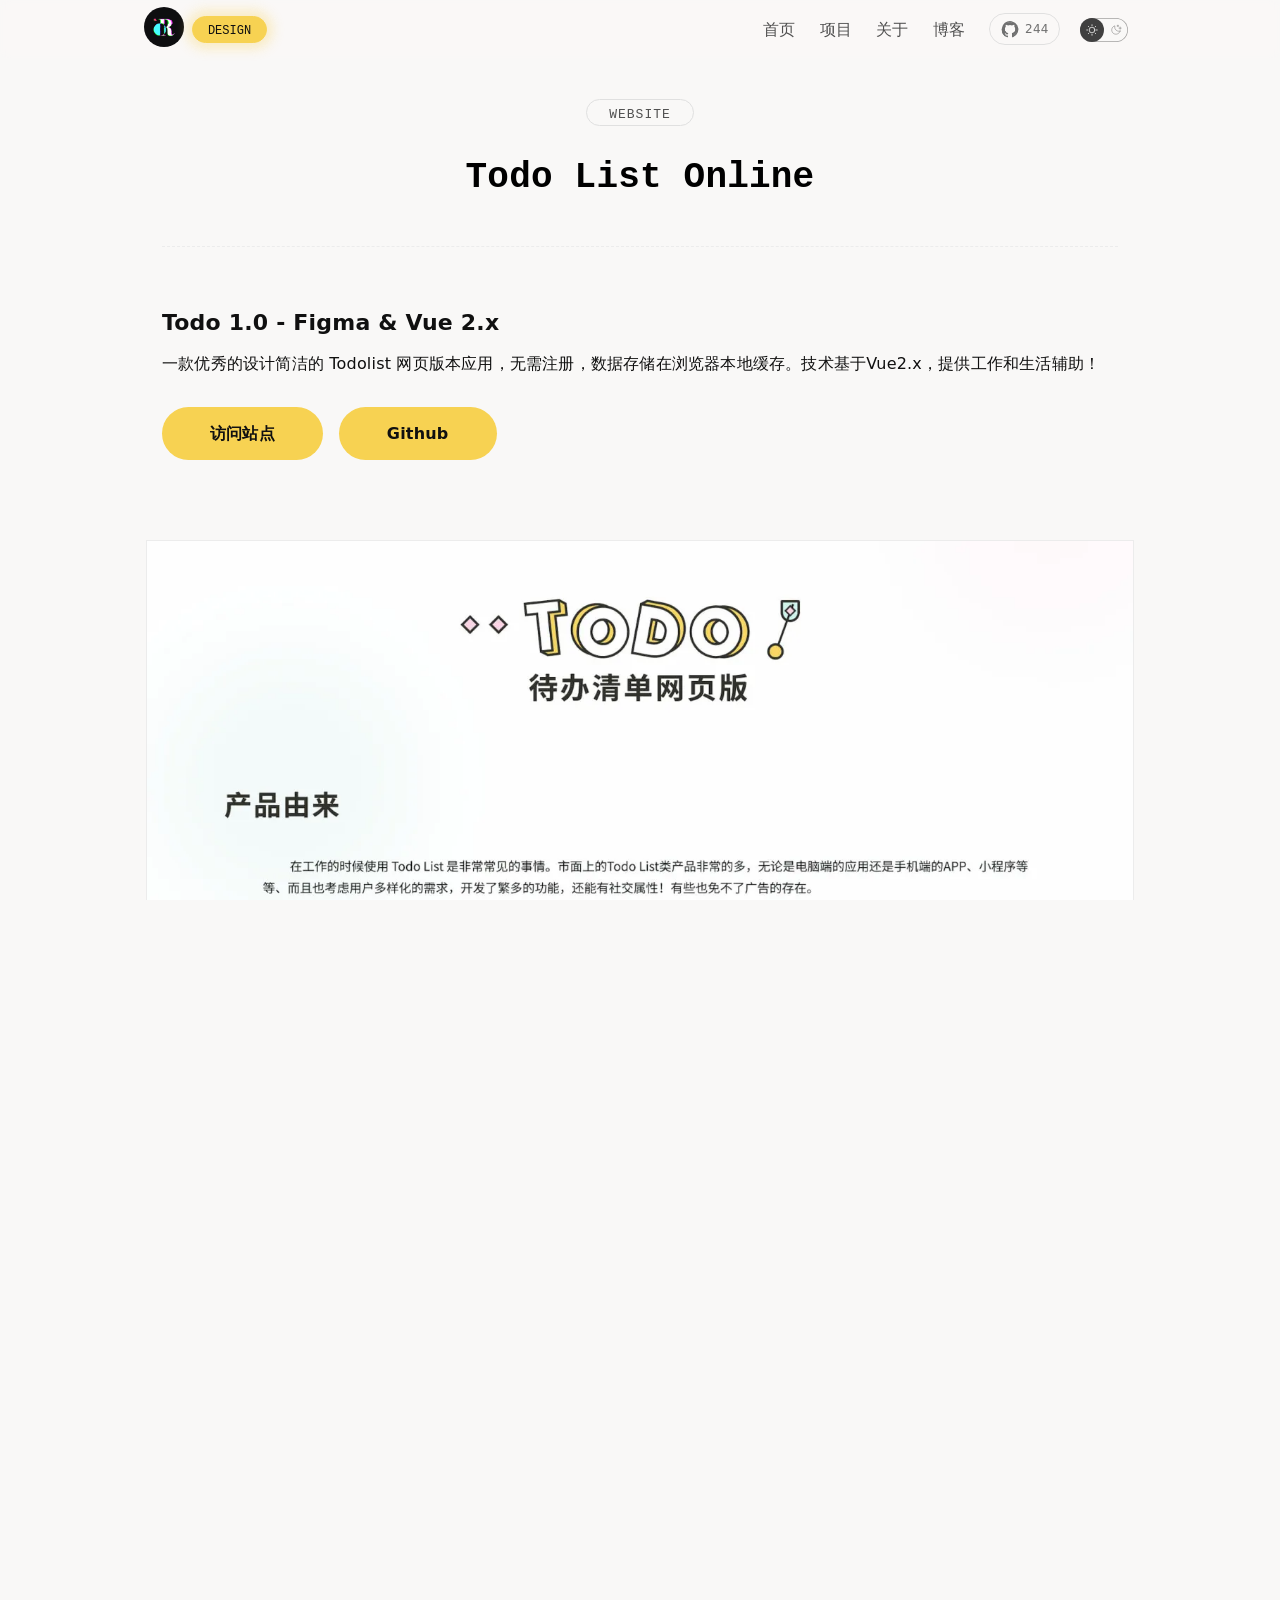
<file: detail/todo/index.html>
<!DOCTYPE html><html> <head><meta charset="UTF-8"><meta name="description" property="og:description" content="极简设计 TodoList 网页版本应用,无需注册,数据存储在H5浏览器本地缓存,提供工作和生活辅助！！"><meta name="keywords" content="在线Todo,网页todo,备忘录, ,无需注册登陆,即开即用,便签, 提醒, 日程, 记事本, 记事, 待办事件,online todolist, 606设计"><link rel="sitemap" href="/sitemap-index.xml"><link rel="alternate" type="application/rss+xml" title="在线 Todo List | 606 灵感设计 | Rico " href="https://gigiislove9-star.github.io/rss.xml"><meta http-equiv="X-UA-Compatible" content="IE=Edge,chrome=1"><meta name="viewport" content="width=device-width, initial-scale=1.0, user-scalable=no"><meta name="generator" content="Astro v6.4.4"><title>在线 Todo List | 606 灵感设计 | Rico </title><link rel="icon" type="image/svg+xml" href="/favicon.png"><script>
	const getThemePreference = () => {
		if (typeof localStorage !== 'undefined' && localStorage.getItem('theme')) {
			return localStorage.getItem('theme');
		}
		return window.matchMedia('(prefers-color-scheme: dark)').matches ? 'dark' : 'light';
	};
	const isDark = getThemePreference() === 'dark';
	document.documentElement.classList[isDark ? 'add' : 'remove']('theme-dark');

	if (typeof localStorage !== 'undefined') {
		// Watch the document element and persist user preference when it changes.
		const observer = new MutationObserver(() => {
			const isDark = document.documentElement.classList.contains('theme-dark');
			localStorage.setItem('theme', isDark ? 'dark' : 'light');
		});
		observer.observe(document.documentElement, { attributes: true, attributeFilter: ['class'] });
	}
</script><!-- GA4 跟踪代码 --><!-- UMAMIId 跟踪代码 --><style>.section-header[data-astro-cid-7z265mhw]{margin:24px 0 48px}.section-content[data-astro-cid-7z265mhw]{position:relative;display:flex;align-items:center;justify-content:center;flex-direction:column;color:var(--color-100)}.section-title[data-astro-cid-7z265mhw]{margin-left:auto;margin-right:auto;text-align:center}.section-title[data-astro-cid-7z265mhw] h1[data-astro-cid-7z265mhw]{font-size:60px;font-size:3.75rem;line-height:1.2;font-weight:500}.section-author[data-astro-cid-7z265mhw]{display:flex;flex-wrap:nowrap;align-items:center;gap:12px;min-width:-webkit-fit-content;min-width:-moz-fit-content;min-width:fit-content}.section-avatar[data-astro-cid-7z265mhw]{display:inline-block;position:relative;line-height:1;width:44px;height:44px;border-radius:50%}.section-avatar__img[data-astro-cid-7z265mhw]{display:block;border-radius:50%}.section-avatar__name[data-astro-cid-7z265mhw]{line-height:normal;font-weight:400;font-size:22px}.section-desc[data-astro-cid-7z265mhw]{max-width:480px;margin:24px auto 0;text-align:center}.section-saying[data-astro-cid-7z265mhw]{font-size:1rem;line-height:160%;font-weight:400;color:var(--color-300)}.section-saying[data-astro-cid-7z265mhw] strong[data-astro-cid-7z265mhw]{display:block;font-weight:600;margin-bottom:1em;color:var(--color-100)}.section-saying[data-astro-cid-7z265mhw] p[data-astro-cid-7z265mhw]{font-size:.875rem;margin-bottom:.5em}.section-saying[data-astro-cid-7z265mhw] a[data-astro-cid-7z265mhw]:link{color:#11a371}.section-saying[data-astro-cid-7z265mhw] a[data-astro-cid-7z265mhw]:hover{opacity:.75}.title[data-astro-cid-7z265mhw] svg[data-astro-cid-7z265mhw]{width:auto;height:80px}.title-tag[data-astro-cid-7z265mhw]{display:inline-block;font-size:13px;line-height:1;margin:16px auto 24px;border:1px solid var(--color-700);border-radius:36px;padding:8px 22px 4px;color:var(--color-300);text-align:center;font-family:var(--font-type);text-transform:uppercase;letter-spacing:1px}.section-show[data-astro-cid-7z265mhw] .card-item[data-astro-cid-7z265mhw]{width:100%;max-width:480px;margin-bottom:0}@media(max-width:1023px){.section-title[data-astro-cid-7z265mhw] h1[data-astro-cid-7z265mhw]{font-size:3rem}}@media(max-width:812px){.section-title[data-astro-cid-7z265mhw] h1[data-astro-cid-7z265mhw]{font-size:2.5rem}}@media(max-width:767px){.section-content[data-astro-cid-7z265mhw]{align-items:center}.section-author[data-astro-cid-7z265mhw]{justify-content:center}}@media(max-width:576px){.section-content[data-astro-cid-7z265mhw]{align-items:center}.section-author[data-astro-cid-7z265mhw]{justify-content:center}.section-title[data-astro-cid-7z265mhw] h1[data-astro-cid-7z265mhw]{font-size:3rem}.section-saying[data-astro-cid-7z265mhw]{margin:2rem .5rem}}
a[data-astro-cid-balv45lp]{--btn-color: #101010;--color--yellow: #f7d252;--color--dark-yellow: #ecba0e;position:relative;display:inline-flex;place-content:center;text-align:center;padding:1.125em 2em;color:var(--btn-color)!important;text-decoration:none;line-height:1.1;border-radius:var(--radius-small);overflow:hidden;background:var(--color--yellow);white-space:nowrap;font-size:var(--text-sm);font-weight:600;margin:0;transition:all .35s;border-radius:36px;min-width:144px}a[data-astro-cid-balv45lp]:hover{border-color:var(--color--dark-yellow);background-color:var(--color--dark-yellow);box-shadow:0 0 24px 11px #f7d252bf}a[data-astro-cid-balv45lp]:after{content:"";position:absolute;inset:0;pointer-events:none;transition:background-color var(--theme-transition);mix-blend-mode:overlay}a[data-astro-cid-balv45lp]:focus:after,a[data-astro-cid-balv45lp]:hover:after{background-color:hsla(var(--color-999-basis),.3)}
img[data-astro-cid-fhodywub]{border:1px solid #ececec}.btn[data-astro-cid-fhodywub]{display:flex;gap:16px}
</style>
<link rel="stylesheet" href="/_astro/MainHead.BTmaqvdL.css">
<style>:root{--bg-svg-blend-mode: overlay;--bg-blend-mode: darken}:root.theme-dark{--bg-svg-blend-mode: darken;--bg-blend-mode: lighten}img{max-width:100%}.detail{display:flex;flex-direction:column;max-width:1020px;margin:0 auto;padding-bottom:36px}.picture{display:block;margin-top:1rem;margin-bottom:1rem}.container{padding:0 1rem}section{position:relative;width:100%;font-size:16px}h1.font-type{padding-top:.5rem}p{line-height:1.6;margin-bottom:.875em;text-align:left}strong{font-weight:700}ul{padding-left:2em;margin:2em 0}ul li{margin:.5em 0 .75em}.post-header{width:100%;margin:24px auto;padding-bottom:2rem;border-bottom:1px solid var(--border)}h1{font-size:2.25rem;font-weight:700;color:var(--color-0);text-align:center}h2{font-size:2rem;font-weight:700;color:var(--color-0)}h3{font-size:1.5rem;font-weight:700;color:var(--color-0)}a:link{color:var(--color-blue)}a:hover{text-decoration:underline}.content{margin-top:20px;color:var(--color-200);font-size:1rem}.desc{margin:4rem 0 2rem}.post-title{grid-column-start:1;font-size:1.375rem;color:var(--color-100)}.post-desc{margin-top:1rem;grid-column-start:1;font-size:1rem;color:var(--color-100)}.btn{margin:1rem auto}.btn a{font-size:1rem;max-width:300px;padding:1.125em 3em}.preview{margin-top:4rem}@media(max-width:576px){.post h1{font-size:1.75rem;margin-top:2rem}.post h2{font-size:1.5rem}.post h3,.post .post-title{font-size:1.25rem}.post p,.post ul,.post li{font-size:.875rem}}
</style>
<link rel="stylesheet" href="/_astro/Footer.Dp0xjgwi.css"></head> <body class="_body"> <div class=""> <nav data-astro-cid-dmqpwcec> <div class="container nav-wrapper" data-astro-cid-dmqpwcec> <div class="menu-header" data-astro-cid-dmqpwcec> <div class="site-title" data-astro-cid-dmqpwcec> <a href="/" class="author" data-astro-cid-dmqpwcec> <figure class="avatar" data-astro-cid-dmqpwcec> <img class="avatar__img" src="/assets/author.png" alt="" draggable="false" data-astro-cid-dmqpwcec> </figure> </a> <div class="train-switch" data-astro-cid-4bx3op6j> <button data-state="0" class="font-type train-yellow" data-astro-cid-4bx3op6j><span data-astro-cid-4bx3op6j>DESIGN</span> </button> <button data-state="1" class="font-type train-blue" data-astro-cid-4bx3op6j> <span data-astro-cid-4bx3op6j>SKILL</span></button> <button data-state="2" class="font-type train-green" data-astro-cid-4bx3op6j><span data-astro-cid-4bx3op6j>NEED3D</span></button> <button data-state="3" class="font-type train-white" data-astro-cid-4bx3op6j><span data-astro-cid-4bx3op6j>OFF</span></button> </div> <script type="module">
    // 定义事件，用于组件间通信
    const EFFECT_CHANGE_EVENT = 'effect-state-changed';

    // localStorage 操作函数
    const saveState = (state) => {
        try {
            localStorage.setItem('effectState', state.toString());
            // 设置过期时间 (48小时)
            const expiry = Date.now() + 48 * 60 * 60 * 1000;
            localStorage.setItem('effectStateExpiry', expiry.toString());
        } catch (e) {
            console.error('无法保存状态到localStorage:', e);
        }
    };

    const getCurrentState = () => {
        try {
            // 检查是否过期
            const expiry = localStorage.getItem('effectStateExpiry');
            if (expiry && parseInt(expiry) < Date.now()) {
                // 已过期，清除状态
                localStorage.removeItem('effectState');
                localStorage.removeItem('effectStateExpiry');
                return 0;
            }

            const savedState = localStorage.getItem('effectState');
            return savedState ? parseInt(savedState) : 0;
        } catch (e) {
            console.error('无法从localStorage读取状态:', e);
            return 0;
        }
    };

    // 获取按钮元素
    const buttons = document.querySelectorAll('.train-switch button');

    // 更新按钮显示
    const updateButtonDisplay = (state) => {
        buttons.forEach((button, index) => {
            button.style.display = index === state ? 'block' : 'none';
        });
    };

    // 初始化页面
    const currentState = getCurrentState();
    updateButtonDisplay(currentState);

    // 按钮点击事件
    // 按钮点击事件
    buttons.forEach((button, index) => {
        button.addEventListener('click', () => {
            const newState = (index + 1) % 4; // 循环切换状态

            // 保存状态到 localStorage，48小时有效
            saveState(newState);

            // 更新按钮显示
            updateButtonDisplay(newState);

            // 触发自定义事件，通知效果组件更新
            window.dispatchEvent(new CustomEvent(EFFECT_CHANGE_EVENT, {
                detail: { state: newState }
            }));
        });
    });
</script> </div> </div> <div id="menu-content" data-astro-cid-dmqpwcec> <div class="menu-footer pc-nav" data-astro-cid-dmqpwcec> <ul class="nav-items" data-astro-cid-dmqpwcec> <li data-astro-cid-dmqpwcec> <a class="link" href="/" target="_self" data-astro-cid-dmqpwcec> 首页 </a> </li><li data-astro-cid-dmqpwcec> <a class="link" href="/project" target="_self" data-astro-cid-dmqpwcec> 项目 </a> </li><li data-astro-cid-dmqpwcec> <a class="link" href="/about" target="_self" data-astro-cid-dmqpwcec> 关于 </a> </li><li data-astro-cid-dmqpwcec> <a class="link" href="/blog" target="_self" data-astro-cid-dmqpwcec> 博客 </a> </li> <li data-astro-cid-dmqpwcec> <a class="github-stars" href="https://github.com/ricocc/public-portfolio-site" target="_blank" rel="noopener noreferrer" aria-label="Open ricocc/public-portfolio-site on GitHub" data-github-stars data-astro-cid-lteji3p7> <svg xmlns="http://www.w3.org/2000/svg" width="40" height="40" viewBox="0 0 256 256" aria-hidden="true" stroke="currentcolor" fill="currentcolor" style="--size:1.25rem" class="astro-patnjmll" data-astro-cid-patnjmll> <g data-astro-cid-patnjmll><g stroke-linecap="round" stroke-linejoin="round"><path fill="none" stroke-width="14.7" d="M55.7 167.2c13.9 1 21.3 13.1 22.2 14.6 4.2 7.2 10.4 9.6 18.3 7.1l1.1-3.4a60.3 60.3 0 0 1-25.8-11.9c-12-10.1-18-25.6-18-46.3"/><path fill="none" stroke-width="16" d="M61.4 205.1a24.5 24.5 0 0 1-3-6.1c-3.2-7.9-7.1-10.6-7.8-11.1l-1-.6c-2.4-1.6-9.5-6.5-7.2-13.9 1.4-4.5 6-7.2 12.3-7.2h.8c4 .3 7.6 1.5 10.7 3.2-9.1-10.1-13.6-24.3-13.6-42.3 0-11.3 3.5-21.7 10.1-30.4A46.7 46.7 0 0 1 65 67.3a8.3 8.3 0 0 1 5-4.7c2.8-.9 13.3-2.7 33.2 9.9a105 105 0 0 1 50.5 0c19.9-12.6 30.4-10.8 33.2-9.9 2.3.7 4.1 2.4 5 4.7 5 12.7 4 23.2 2.6 29.4 6.7 8.7 10 18.9 10 30.4 0 42.6-25.8 54.7-43.6 58.7 1.4 4.1 2.2 8.8 2.2 13.7l-.1 23.4v2.3"/><path fill="none" stroke-width="16" d="M160.9 185.7c1.4 4.1 2.2 8.8 2.2 13.7l-.1 23.4v2.3A98.6 98.6 0 1 0 61.4 205c-1.4-2.1-11.3-17.5-11.8-17.8-2.4-1.6-9.5-6.5-7.2-13.9 1.4-4.5 6-7.2 12.3-7.2h.8c4 .3 7.6 1.5 10.7 3.2-9.1-10.1-13.6-24.3-13.6-42.3 0-11.3 3.5-21.7 10.1-30.4A46.4 46.4 0 0 1 65 67.3a8.3 8.3 0 0 1 5-4.7c2.8-.9 13.3-2.7 33.2 9.9a105 105 0 0 1 50.5 0c19.9-12.6 30.4-10.8 33.2-9.9 2.3.7 4.1 2.4 5 4.7 5 12.7 4 23.2 2.6 29.4 6.7 8.7 10 18.9 10 30.4.1 42.6-25.8 54.7-43.6 58.6z"/><path fill="none" stroke-width="18.7" d="m170.1 203.3 17.3-12 17.2-18.7 9.5-26.6v-27.9l-9.5-27.5" /><path fill="none" stroke-width="22.7" d="m92.1 57.3 23.3-4.6 18.7-1.4 29.3 5.4m-110 32.6-8 16-4 21.4.6 20.3 3.4 13" /><path fill="none" stroke-width="13.3" d="M28.8 133a100 100 0 0 0 66.9 94.4v-8.7c-22.4 1.8-33-11.5-35.6-19.8-3.4-8.6-7.8-11.4-8.5-11.8"/></g></g>  </svg> <span class="github-stars__count" data-github-stars-count data-astro-cid-lteji3p7>244</span> </a> <script>(function(){const repo = "ricocc/public-portfolio-site";

	const starLinks = document.querySelectorAll('[data-github-stars]');
	const starCounts = document.querySelectorAll('[data-github-stars-count]');

	if (starLinks.length && starCounts.length) {
		window.__githubStarsPromise ||= fetch(`https://api.github.com/repos/${repo}`, {
			cache: 'no-store',
			headers: {
				Accept: 'application/vnd.github+json',
			},
		});

		window.__githubStarsPromise
			.then((response) => (response.ok ? response.json() : null))
			.then((data) => {
				if (typeof data?.stargazers_count !== 'number') return;
				const formattedStars = new Intl.NumberFormat('en', {
					notation: data.stargazers_count >= 10000 ? 'compact' : 'standard',
					maximumFractionDigits: 1,
				}).format(data.stargazers_count);
				starCounts.forEach((starCount) => {
					starCount.textContent = formattedStars;
				});
				starLinks.forEach((starLink) => {
					starLink.setAttribute('aria-label', `${repo} has ${data.stargazers_count} GitHub stars`);
				});
			})
			.catch(() => {
				starLinks.forEach((starLink) => {
					starLink.setAttribute('data-stars-unavailable', 'true');
				});
			});
	}
})();</script> </li> </ul> <div class="theme-toggle" style="transform:scale(0.75)" data-astro-cid-dmqpwcec> <theme-toggle data-astro-cid-x3pjskd3="true"> <button data-astro-cid-x3pjskd3> <!-- <span class="sr-only">Dark theme</span> --> <span class="icon light" data-astro-cid-x3pjskd3><svg xmlns="http://www.w3.org/2000/svg" width="40" height="40" viewBox="0 0 256 256" aria-hidden="true" stroke="currentcolor" fill="currentcolor" class="astro-patnjmll" data-astro-cid-patnjmll> <g data-astro-cid-patnjmll><circle cx="128" cy="128" r="60" fill="none" stroke-linecap="round" stroke-linejoin="round" stroke-width="16"/><path fill="none" stroke-linecap="round" stroke-linejoin="round" stroke-width="16" d="M128 36V16M63 63 49 49m-13 79H16m47 65-14 14m79 13v20m65-47 14 14m13-79h20m-47-65 14-14"/></g>  </svg></span> <span class="icon dark" data-astro-cid-x3pjskd3><svg xmlns="http://www.w3.org/2000/svg" width="40" height="40" viewBox="0 0 256 256" aria-hidden="true" stroke="currentcolor" fill="currentcolor" class="astro-patnjmll" data-astro-cid-patnjmll> <g data-astro-cid-patnjmll><path fill="none" stroke-linecap="round" stroke-linejoin="round" stroke-width="16" d="M216 112V64m24 24h-48m-24-64v32m16-16h-32m65 113A92 92 0 0 1 103 39h0a92 92 0 1 0 114 114Z"/></g>  </svg></span> </button> </theme-toggle>  <script type="module">class n extends HTMLElement{constructor(){super();const e=this.querySelector("button"),t=s=>{document.documentElement.classList[s?"add":"remove"]("theme-dark"),e.setAttribute("aria-pressed",String(s))};e.addEventListener("click",()=>t(!this.isDark())),t(this.isDark())}isDark(){return document.documentElement.classList.contains("theme-dark")}}customElements.define("theme-toggle",n);</script> </div> </div> <div class="mobile-header" data-astro-cid-mmnn6jm5> <div class="hamburger" data-astro-cid-mmnn6jm5> <div class="hamburger-toggle" data-astro-cid-mmnn6jm5> <span data-astro-cid-mmnn6jm5></span> </div> </div> <div class="m-nav" data-astro-cid-mmnn6jm5> <div class="m-nav-wrap" data-astro-cid-mmnn6jm5> <ul class="m-menu" data-astro-cid-mmnn6jm5> <li class="m-menu-li" data-astro-cid-mmnn6jm5> <a class="m-menu__link l" href="/" target="_self" data-astro-cid-mmnn6jm5> 首页 </a> </li><li class="m-menu-li" data-astro-cid-mmnn6jm5> <a class="m-menu__link l" href="/project" target="_self" data-astro-cid-mmnn6jm5> 项目 </a> </li><li class="m-menu-li" data-astro-cid-mmnn6jm5> <a class="m-menu__link l" href="/about" target="_self" data-astro-cid-mmnn6jm5> 关于 </a> </li><li class="m-menu-li" data-astro-cid-mmnn6jm5> <a class="m-menu__link l" href="/blog" target="_self" data-astro-cid-mmnn6jm5> 博客 </a> </li> <li class="m-menu-li m-menu-li--github" data-astro-cid-mmnn6jm5> <a class="github-stars" href="https://github.com/ricocc/public-portfolio-site" target="_blank" rel="noopener noreferrer" aria-label="Open ricocc/public-portfolio-site on GitHub" data-github-stars data-astro-cid-lteji3p7> <svg xmlns="http://www.w3.org/2000/svg" width="40" height="40" viewBox="0 0 256 256" aria-hidden="true" stroke="currentcolor" fill="currentcolor" style="--size:1.25rem" class="astro-patnjmll" data-astro-cid-patnjmll> <g data-astro-cid-patnjmll><g stroke-linecap="round" stroke-linejoin="round"><path fill="none" stroke-width="14.7" d="M55.7 167.2c13.9 1 21.3 13.1 22.2 14.6 4.2 7.2 10.4 9.6 18.3 7.1l1.1-3.4a60.3 60.3 0 0 1-25.8-11.9c-12-10.1-18-25.6-18-46.3"/><path fill="none" stroke-width="16" d="M61.4 205.1a24.5 24.5 0 0 1-3-6.1c-3.2-7.9-7.1-10.6-7.8-11.1l-1-.6c-2.4-1.6-9.5-6.5-7.2-13.9 1.4-4.5 6-7.2 12.3-7.2h.8c4 .3 7.6 1.5 10.7 3.2-9.1-10.1-13.6-24.3-13.6-42.3 0-11.3 3.5-21.7 10.1-30.4A46.7 46.7 0 0 1 65 67.3a8.3 8.3 0 0 1 5-4.7c2.8-.9 13.3-2.7 33.2 9.9a105 105 0 0 1 50.5 0c19.9-12.6 30.4-10.8 33.2-9.9 2.3.7 4.1 2.4 5 4.7 5 12.7 4 23.2 2.6 29.4 6.7 8.7 10 18.9 10 30.4 0 42.6-25.8 54.7-43.6 58.7 1.4 4.1 2.2 8.8 2.2 13.7l-.1 23.4v2.3"/><path fill="none" stroke-width="16" d="M160.9 185.7c1.4 4.1 2.2 8.8 2.2 13.7l-.1 23.4v2.3A98.6 98.6 0 1 0 61.4 205c-1.4-2.1-11.3-17.5-11.8-17.8-2.4-1.6-9.5-6.5-7.2-13.9 1.4-4.5 6-7.2 12.3-7.2h.8c4 .3 7.6 1.5 10.7 3.2-9.1-10.1-13.6-24.3-13.6-42.3 0-11.3 3.5-21.7 10.1-30.4A46.4 46.4 0 0 1 65 67.3a8.3 8.3 0 0 1 5-4.7c2.8-.9 13.3-2.7 33.2 9.9a105 105 0 0 1 50.5 0c19.9-12.6 30.4-10.8 33.2-9.9 2.3.7 4.1 2.4 5 4.7 5 12.7 4 23.2 2.6 29.4 6.7 8.7 10 18.9 10 30.4.1 42.6-25.8 54.7-43.6 58.6z"/><path fill="none" stroke-width="18.7" d="m170.1 203.3 17.3-12 17.2-18.7 9.5-26.6v-27.9l-9.5-27.5" /><path fill="none" stroke-width="22.7" d="m92.1 57.3 23.3-4.6 18.7-1.4 29.3 5.4m-110 32.6-8 16-4 21.4.6 20.3 3.4 13" /><path fill="none" stroke-width="13.3" d="M28.8 133a100 100 0 0 0 66.9 94.4v-8.7c-22.4 1.8-33-11.5-35.6-19.8-3.4-8.6-7.8-11.4-8.5-11.8"/></g></g>  </svg> <span class="github-stars__count" data-github-stars-count data-astro-cid-lteji3p7>244</span> </a> <script>(function(){const repo = "ricocc/public-portfolio-site";

	const starLinks = document.querySelectorAll('[data-github-stars]');
	const starCounts = document.querySelectorAll('[data-github-stars-count]');

	if (starLinks.length && starCounts.length) {
		window.__githubStarsPromise ||= fetch(`https://api.github.com/repos/${repo}`, {
			cache: 'no-store',
			headers: {
				Accept: 'application/vnd.github+json',
			},
		});

		window.__githubStarsPromise
			.then((response) => (response.ok ? response.json() : null))
			.then((data) => {
				if (typeof data?.stargazers_count !== 'number') return;
				const formattedStars = new Intl.NumberFormat('en', {
					notation: data.stargazers_count >= 10000 ? 'compact' : 'standard',
					maximumFractionDigits: 1,
				}).format(data.stargazers_count);
				starCounts.forEach((starCount) => {
					starCount.textContent = formattedStars;
				});
				starLinks.forEach((starLink) => {
					starLink.setAttribute('aria-label', `${repo} has ${data.stargazers_count} GitHub stars`);
				});
			})
			.catch(() => {
				starLinks.forEach((starLink) => {
					starLink.setAttribute('data-stars-unavailable', 'true');
				});
			});
	}
})();</script> </li> <li class="m-menu-li" data-astro-cid-mmnn6jm5> <div class="theme-toggle" style="transform:scale(1.1);" data-astro-cid-mmnn6jm5></div> </li> </ul> </div> </div> <div class="m-nav-mask" data-astro-cid-mmnn6jm5></div> </div> <script type="module">document.addEventListener("DOMContentLoaded",()=>{const e=()=>{document.querySelector(".hamburger-toggle")?.classList.toggle("close-line"),document.querySelector(".m-nav")?.classList.toggle("is-active"),document.querySelector(".m-nav-mask")?.classList.toggle("is-active")};document.querySelector(".hamburger-toggle")?.addEventListener("click",e),document.querySelector(".m-nav-mask")?.addEventListener("click",e)});</script> </div> </div> </nav> <div class="train-1" data-astro-cid-yntz5ahj> <div class="effects train-icons" data-astro-cid-yntz5ahj> <div class="effects__img" data-astro-cid-yntz5ahj> <div class="effects__img-inner" style="background-image:url(/assets/effects/3dicons/bezier.png)" data-astro-cid-yntz5ahj></div> </div> <div class="effects__img" data-astro-cid-yntz5ahj> <div class="effects__img-inner" style="background-image:url(/assets/effects/3dicons/game.png)" data-astro-cid-yntz5ahj></div> </div> <div class="effects__img" data-astro-cid-yntz5ahj> <div class="effects__img-inner" style="background-image:url(/assets/effects/3dicons/hourglass.png)" data-astro-cid-yntz5ahj></div> </div> <div class="effects__img" data-astro-cid-yntz5ahj> <div class="effects__img-inner" style="background-image:url(/assets/effects/3dicons/image.png)" data-astro-cid-yntz5ahj></div> </div> <div class="effects__img" data-astro-cid-yntz5ahj> <div class="effects__img-inner" style="background-image:url(/assets/effects/3dicons/rocket.png)" data-astro-cid-yntz5ahj></div> </div> <div class="effects__img" data-astro-cid-yntz5ahj> <div class="effects__img-inner" style="background-image:url(/assets/effects/3dicons/compass.png)" data-astro-cid-yntz5ahj></div> </div> <div class="effects__img" data-astro-cid-yntz5ahj> <div class="effects__img-inner" style="background-image:url(/assets/effects/3dicons/battery.png)" data-astro-cid-yntz5ahj></div> </div> <div class="effects__img" data-astro-cid-yntz5ahj> <div class="effects__img-inner" style="background-image:url(/assets/effects/3dicons/lamp.png)" data-astro-cid-yntz5ahj></div> </div> <div class="effects__img" data-astro-cid-yntz5ahj> <div class="effects__img-inner" style="background-image:url(/assets/effects/3dicons/coffee-cup.png)" data-astro-cid-yntz5ahj></div> </div> <div class="effects__img" data-astro-cid-yntz5ahj> <div class="effects__img-inner" style="background-image:url(/assets/effects/3dicons/weather.png)" data-astro-cid-yntz5ahj></div> </div> </div> </div> <!-- <div class="train-switch train-switch-abs">
    <button data-state="0" class="font-type train-yellow"><span>ICONS</span> </button>
    <button data-state="1" class="font-type train-blue"> <span>LOGO</span></button>
		<button data-state="2" class="font-type train-green"><span>PRISM</span></button>
</div>
 --> <script src="/plugins/effects/imagesloaded.pkgd.min.js"></script> <script src="/plugins/effects/gsap.min.js"></script> <script type="module">
	import { preloadImages } from '/plugins/effects/utils.js';
	import { ImageTrail } from '/plugins/effects/imageTrail.js';

	// 图片数组定义
	const images = [
		'bezier.png',
		'game.png',
		'hourglass.png',
		'image.png',
		'rocket.png',
		'compass.png',
		'battery.png',
		'lamp.png',
		'coffee-cup.png',
		'weather.png'
	];
	const logoImages = [
		'apple.png',
		'blender.png',
		'dribbble.png',
		'figma.png',
		'github.png',
		'pin.png',
		'react.png',
		'sketch.png',
		'vue.png',
		'wechat.png'
	];
	const need3d = [
		'01.png',
		'02.png',
		'03.png',
		'04.png',
		'05.png',
		'06.png',
		'07.png',
		'08.png',
		'09.png',
		'10.png'
	];
	// 定义事件，用于组件间通信
	const EFFECT_CHANGE_EVENT = 'effect-state-changed';

	// 获取当前效果状态
	const getCurrentState = () => {
		try {
			// 检查是否过期
			const expiry = localStorage.getItem('effectStateExpiry');
			if (expiry && parseInt(expiry) < Date.now()) {
				// 已过期，清除状态
				localStorage.removeItem('effectState');
				localStorage.removeItem('effectStateExpiry');
				return 0;
			}

			const savedState = localStorage.getItem('effectState');
			return savedState ? parseInt(savedState) : 0;
		} catch (e) {
			console.error('无法从localStorage读取状态:', e);
			return 0;
		}
	};

	// DOM 元素
	const effects = document.querySelector('.effects');
	const effectsImgs = document.querySelectorAll('.effects__img-inner');

	// 更新图片
	const changeImages = (imagesArr, folderPath) => {
		effectsImgs.forEach((img, index) => {
			img.style.backgroundImage = `url(${folderPath}${imagesArr[index]})`;
		});
	};

	// 更新效果类名
	const updateEffectsClass = (state) => {
		effects.className = 'effects'; // 重置类名
		switch (state) {
			case 0:
				effects.classList.add('train-icons');
				break;
			case 1:
				effects.classList.add('train-logo');
				break;
			case 2:
				effects.classList.add('train-prism');
				break;
			default:
				effects.classList.add('train-icons');
		}
	};

	// 初始化状态
	const initializeState = (state) => {
		updateEffectsClass(state);
		switch (state) {
			case 0:
				changeImages(images, '/assets/effects/3dicons/');
				break;
			case 1:
				changeImages(logoImages, '/assets/effects/logo/');
				break;
			case 2:
				changeImages(need3d, '/assets/effects/need3d/');
				break;
			default:
				changeImages(images, '/assets/effects/3dicons/');
		}
	};

		// 保存 ImageTrail 实例
	let imageTrailInstance = null;

	// 图片预加载
	preloadImages('.effects__img-inner').then(() => {
		imageTrailInstance = new ImageTrail(document.querySelector('.effects'));
	});

	// 初始化页面
	const currentState = getCurrentState();
	initializeState(currentState);

	document.addEventListener('DOMContentLoaded', () => {
		// 确保imageTrailInstance已创建后再检查
		const checkInstanceInterval = setInterval(() => {
			if (imageTrailInstance) {
			// 如果当前状态是3，则禁用鼠标跟随效果
			if (currentState === 3) {
				imageTrailInstance.disable();
			}
			clearInterval(checkInstanceInterval);
			}
		}, 100);
		});

		window.addEventListener(EFFECT_CHANGE_EVENT, (e) => {
		const newState = e.detail.state;

		// 更新图片 & 类名
		initializeState(newState);

		// 控制鼠标跟随
		if (imageTrailInstance) {
			if (newState === 3) {
			imageTrailInstance.disable();
			} else {
			imageTrailInstance.enable();
			// 重要：确保在启用后重新开始渲染循环
			imageTrailInstance.restartRender();
			}
		}
		});
</script>  <script type="module">class i extends HTMLElement{constructor(){super(),this.appendChild(this.querySelector("template").content.cloneNode(!0));const t=this.querySelector("button"),n=document.getElementById("menu-content");n.hidden=!0;const d=e=>{t.setAttribute("aria-expanded",e?"true":"false"),n.hidden=!e};t.addEventListener("click",()=>d(n.hidden));const s=e=>{d(e.matches),t.hidden=e.matches},c=window.matchMedia("(min-width: 50em)");s(c),c.addEventListener("change",s)}}customElements.define("menu-button",i);</script> <div class="section detail"> <div class="container">  <div class="post" data-astro-cid-fhodywub> <main class="post-wrapper" data-astro-cid-fhodywub> <div class="section-header" data-astro-cid-7z265mhw> <div class="row" data-astro-cid-7z265mhw> <div class="section-content col-1a" data-astro-cid-7z265mhw> <div class="section-title" data-astro-cid-7z265mhw> <div class="title-tag" data-astro-cid-7z265mhw> WEBSITE </div> <div class="title" data-astro-cid-7z265mhw>  <h1 class="font-type" data-astro-cid-fhodywub>
Todo List Online
</h1>  </div> </div>  <section class="border-top" style="margin-top:3rem;" data-astro-cid-7z265mhw></section></div> </div> </div> <section data-astro-cid-fhodywub> <div class="content" data-astro-cid-fhodywub> <div class="row desc" data-astro-cid-fhodywub> <div class="col-1a" data-astro-cid-fhodywub> <h3 class="post-title" data-astro-cid-fhodywub>Todo 1.0 - Figma & Vue 2.x</h3> <p class="post-desc" data-astro-cid-fhodywub>
一款优秀的设计简洁的 Todolist 网页版本应用，无需注册，数据存储在浏览器本地缓存。技术基于Vue2.x，提供工作和生活辅助！
</p> </div> <div class="col-1a" data-astro-cid-fhodywub> <p data-astro-cid-fhodywub></p><div class="btn" data-astro-cid-fhodywub> <a href="https://todo.uiineed.com/" target="_blank" class="post-btn" data-astro-cid-balv45lp>
访问站点
</a> <a href="https://github.com/ricocc/uiineed-todo-list" target="_blank" class="post-btn" data-astro-cid-balv45lp>
Github
</a> </div>  </div> </div> </div> </section> <section class="preview" data-astro-cid-fhodywub> <picture class="gsap-picture" data-astro-cid-fhodywub> <img src="/_astro/todo-01.n7hnw6SR_Z219NI7.webp" alt="Image 1" loading="lazy" decoding="async" data-astro-cid-fhodywub="true" width="1400" height="2629"> </picture><picture class="gsap-picture" data-astro-cid-fhodywub> <img src="/_astro/todo-02.BW5Km9iK_apDsL.webp" alt="Image 2" loading="lazy" decoding="async" data-astro-cid-fhodywub="true" width="1400" height="1483"> </picture><picture class="gsap-picture" data-astro-cid-fhodywub> <img src="/_astro/todo-03.9YhbDEQE_17cE6S.webp" alt="Image 3" loading="lazy" decoding="async" data-astro-cid-fhodywub="true" width="1400" height="2735"> </picture> </section> </main> </div>  </div> </div> <footer data-astro-cid-sz7xmlte> <div class="group" data-astro-cid-sz7xmlte> <p data-astro-cid-sz7xmlte>© 2026 Chenxi. All Rights Reserved.</p> </div> </footer> </div>  <script type="module">var t=document.getElementsByTagName("img");for(var e=0;e<t.length;e++)t[e].setAttribute("draggable","false"),t[e].setAttribute("ref","nofollow");</script> </body> </html>
</file>
<file: _astro/MainHead.BTmaqvdL.css>
@charset "UTF-8";.row{display:flex;flex-wrap:wrap}.col-1a,.col-2a,.col-3a,.col-4a,.col-5a,.col-6a,.col-7a,.col-8a,.col-9a,.col-10a,.col-11a,.col-12a,.col-sm-1a,.col-sm-2a,.col-sm-3a,.col-sm-4a,.col-sm-5a,.col-sm-6a,.col-sm-7a,.col-sm-8a,.col-sm-9a,.col-sm-10a,.col-sm-11a,.col-sm-12a,.col-md-1a,.col-md-2a,.col-md-3a,.col-md-4a,.col-md-5a,.col-md-6a,.col-md-7a,.col-md-8a,.col-md-9a,.col-md-10a,.col-md-11a,.col-md-12a,.col-lg-1a,.col-lg-2a,.col-lg-3a,.col-lg-4a,.col-lg-5a,.col-lg-6a,.col-lg-7a,.col-lg-8a,.col-lg-9a,.col-lg-10a,.col-lg-11a,.col-lg-12a,.col-xl-1a,.col-xl-2a,.col-xl-3a,.col-xl-4a,.col-xl-5a,.col-xl-6a,.col-xl-7a,.col-xl-8a,.col-xl-9a,.col-xl-10a,.col-xl-11a,.col-xl-12a,.col-xxl-1a,.col-xxl-2a,.col-xxl-3a,.col-xxl-4a,.col-xxl-5a,.col-xxl-6a,.col-xxl-7a,.col-xxl-8a,.col-xxl-9a,.col-xxl-10a.col-xxl-11a,.col-xxl-12a{position:relative;width:100%;padding-right:16px;padding-left:16px}.col{padding:0 var(--gap)}.col-1a{-webkit-box-flex:0;-ms-flex:0 0 100%;flex:0 0 100%;max-width:100%}.col-2a{-webkit-box-flex:0;-ms-flex:0 0 50%;flex:0 0 50%;max-width:50%}.col-3a{-webkit-box-flex:0;-ms-flex:0 0 33.333333%;flex:0 0 33.333333%;max-width:33.333333%}.col-4a{-webkit-box-flex:0;-ms-flex:0 0 25%;flex:0 0 25%;max-width:25%}.col-5a{-webkit-box-flex:0;-ms-flex:0 0 20%;flex:0 0 20%;max-width:20%}.col-6a{-webkit-box-flex:0;-ms-flex:0 0 16.666667%;flex:0 0 16.666667%;max-width:16.666667%}.col-7a{-webkit-box-flex:0;-ms-flex:0 0 14.285714%;flex:0 0 14.285714%;max-width:14.285714%}.col-8a{-webkit-box-flex:0;-ms-flex:0 0 12.5%;flex:0 0 12.5%;max-width:12.5%}.col-9a{-webkit-box-flex:0;-ms-flex:0 0 11.111111%;flex:0 0 11.111111%;max-width:11.111111%}.col-10a{-webkit-box-flex:0;-ms-flex:0 0 10%;flex:0 0 10%;max-width:10%}@media(min-width:576px){.col-sm-1a{-webkit-box-flex:0;-ms-flex:0 0 100%;flex:0 0 100%;max-width:100%}.col-sm-2a{-webkit-box-flex:0;-ms-flex:0 0 50%;flex:0 0 50%;max-width:50%}.col-sm-3a{-webkit-box-flex:0;-ms-flex:0 0 33.333333%;flex:0 0 33.333333%;max-width:33.333333%}.col-sm-4a{-webkit-box-flex:0;-ms-flex:0 0 25%;flex:0 0 25%;max-width:25%}.col-sm-5a{-webkit-box-flex:0;-ms-flex:0 0 20%;flex:0 0 20%;max-width:20%}.col-sm-6a{-webkit-box-flex:0;-ms-flex:0 0 16.666667%;flex:0 0 16.666667%;max-width:16.666667%}.col-sm-7a{-webkit-box-flex:0;-ms-flex:0 0 14.285714%;flex:0 0 14.285714%;max-width:14.285714%}.col-sm-8a{-webkit-box-flex:0;-ms-flex:0 0 12.5%;flex:0 0 12.5%;max-width:12.5%}.col-sm-9a{-webkit-box-flex:0;-ms-flex:0 0 11.111111%;flex:0 0 11.111111%;max-width:11.111111%}.col-sm-10a{-webkit-box-flex:0;-ms-flex:0 0 10%;flex:0 0 10%;max-width:10%}}@media(min-width:768px){.col-md-1a{-webkit-box-flex:0;-ms-flex:0 0 100%;flex:0 0 100%;max-width:100%}.col-md-2a{-webkit-box-flex:0;-ms-flex:0 0 50%;flex:0 0 50%;max-width:50%}.col-md-3a{-webkit-box-flex:0;-ms-flex:0 0 33.333333%;flex:0 0 33.333333%;max-width:33.333333%}.col-md-4a{-webkit-box-flex:0;-ms-flex:0 0 25%;flex:0 0 25%;max-width:25%}.col-md-5a{-webkit-box-flex:0;-ms-flex:0 0 20%;flex:0 0 20%;max-width:20%}.col-md-6a{-webkit-box-flex:0;-ms-flex:0 0 16.666667%;flex:0 0 16.666667%;max-width:16.666667%}.col-md-7a{-webkit-box-flex:0;-ms-flex:0 0 14.285714%;flex:0 0 14.285714%;max-width:14.285714%}.col-md-8a{-webkit-box-flex:0;-ms-flex:0 0 12.5%;flex:0 0 12.5%;max-width:12.5%}.col-md-9a{-webkit-box-flex:0;-ms-flex:0 0 11.111111%;flex:0 0 11.111111%;max-width:11.111111%}.col-md-10a{-webkit-box-flex:0;-ms-flex:0 0 10%;flex:0 0 10%;max-width:10%}}@media(min-width:992px){.col-lg-1a{-webkit-box-flex:0;-ms-flex:0 0 100%;flex:0 0 100%;max-width:100%}.col-lg-2a{-webkit-box-flex:0;-ms-flex:0 0 50%;flex:0 0 50%;max-width:50%}.col-lg-3a{-webkit-box-flex:0;-ms-flex:0 0 33.333333%;flex:0 0 33.333333%;max-width:33.333333%}.col-lg-4a{-webkit-box-flex:0;-ms-flex:0 0 25%;flex:0 0 25%;max-width:25%}.col-lg-5a{-webkit-box-flex:0;-ms-flex:0 0 20%;flex:0 0 20%;max-width:20%}.col-lg-6a{-webkit-box-flex:0;-ms-flex:0 0 16.666667%;flex:0 0 16.666667%;max-width:16.666667%}.col-lg-7a{-webkit-box-flex:0;-ms-flex:0 0 14.285714%;flex:0 0 14.285714%;max-width:14.285714%}.col-lg-8a{-webkit-box-flex:0;-ms-flex:0 0 12.5%;flex:0 0 12.5%;max-width:12.5%}.col-lg-9a{-webkit-box-flex:0;-ms-flex:0 0 11.111111%;flex:0 0 11.111111%;max-width:11.111111%}.col-lg-10a{-webkit-box-flex:0;-ms-flex:0 0 10%;flex:0 0 10%;max-width:10%}}@media(min-width:1200px){.col-xl-1a{-webkit-box-flex:0;-ms-flex:0 0 100%;flex:0 0 100%;max-width:100%}.col-xl-2a{-webkit-box-flex:0;-ms-flex:0 0 50%;flex:0 0 50%;max-width:50%}.col-xl-3a{-webkit-box-flex:0;-ms-flex:0 0 33.333333%;flex:0 0 33.333333%;max-width:33.333333%}.col-xl-4a{-webkit-box-flex:0;-ms-flex:0 0 25%;flex:0 0 25%;max-width:25%}.col-xl-5a{-webkit-box-flex:0;-ms-flex:0 0 20%;flex:0 0 20%;max-width:20%}.col-xl-6a{-webkit-box-flex:0;-ms-flex:0 0 16.666667%;flex:0 0 16.666667%;max-width:16.666667%}.col-xl-7a{-webkit-box-flex:0;-ms-flex:0 0 14.285714%;flex:0 0 14.285714%;max-width:14.285714%}.col-xl-8a{-webkit-box-flex:0;-ms-flex:0 0 12.5%;flex:0 0 12.5%;max-width:12.5%}.col-xl-9a{-webkit-box-flex:0;-ms-flex:0 0 11.111111%;flex:0 0 11.111111%;max-width:11.111111%}.col-xl-10a{-webkit-box-flex:0;-ms-flex:0 0 10%;flex:0 0 10%;max-width:10%}}@media(min-width:1400px){.container-lg,.container-md,.container-sm,.container-xl{max-width:1320px}.d-xxl-block{display:block!important}.col-xxl-auto{-ms-flex:0 0 auto;flex:0 0 auto;width:auto;max-width:100%}.col-xxl-1{-ms-flex:0 0 8.333333%;flex:0 0 8.333333%;max-width:8.333333%}.col-xxl-2{-ms-flex:0 0 16.666667%;flex:0 0 16.666667%;max-width:16.666667%}.col-xxl-3{-ms-flex:0 0 25%;flex:0 0 25%;max-width:25%}.col-xxl-4{-ms-flex:0 0 33.333333%;flex:0 0 33.333333%;max-width:33.333333%}.col-xxl-5{-ms-flex:0 0 41.666667%;flex:0 0 41.666667%;max-width:41.666667%}.col-xxl-6{-ms-flex:0 0 50%;flex:0 0 50%;max-width:50%}.col-xxl-7{-ms-flex:0 0 58.333333%;flex:0 0 58.333333%;max-width:58.333333%}.col-xxl-8{-ms-flex:0 0 66.666667%;flex:0 0 66.666667%;max-width:66.666667%}.col-xxl-9{-ms-flex:0 0 75%;flex:0 0 75%;max-width:75%}.col-xxl-10{-ms-flex:0 0 83.333333%;flex:0 0 83.333333%;max-width:83.333333%}.col-xxl-11{-ms-flex:0 0 91.666667%;flex:0 0 91.666667%;max-width:91.666667%}.col-xxl-12{-ms-flex:0 0 100%;flex:0 0 100%;max-width:100%}.col-xxl-1a{-webkit-box-flex:0;-ms-flex:0 0 100%;flex:0 0 100%;max-width:100%}.col-xxl-2a{-webkit-box-flex:0;-ms-flex:0 0 50%;flex:0 0 50%;max-width:50%}.col-xxl-3a{-webkit-box-flex:0;-ms-flex:0 0 33.333333%;flex:0 0 33.333333%;max-width:33.333333%}.col-xxl-4a{-webkit-box-flex:0;-ms-flex:0 0 25%;flex:0 0 25%;max-width:25%}.col-xxl-5a{-webkit-box-flex:0;-ms-flex:0 0 20%;flex:0 0 20%;max-width:20%}.col-xxl-6a{-webkit-box-flex:0;-ms-flex:0 0 16.666667%;flex:0 0 16.666667%;max-width:16.666667%}.col-xxl-7a{-webkit-box-flex:0;-ms-flex:0 0 14.285714%;flex:0 0 14.285714%;max-width:14.285714%}.col-xxl-8a{-webkit-box-flex:0;-ms-flex:0 0 12.5%;flex:0 0 12.5%;max-width:12.5%}.col-xxl-9a{-webkit-box-flex:0;-ms-flex:0 0 11.111111%;flex:0 0 11.111111%;max-width:11.111111%}.col-xxl-10a{-webkit-box-flex:0;-ms-flex:0 0 10%;flex:0 0 10%;max-width:10%}}.flex-grow-1{flex-grow:1}.grid{display:grid;grid-template-rows:repeat(var(--grid-rows, 1),1fr);grid-template-columns:repeat(var(--grid-columns, 12),1fr);gap:var(--grid-gutter, var(--gutter))}.grid__col-1{grid-column:auto/span 1}.grid__col-2{grid-column:auto/span 2}.grid__col-3{grid-column:auto/span 3}.grid__col-4{grid-column:auto/span 4}.grid__col-5{grid-column:auto/span 5}.grid__col-6{grid-column:auto/span 6}.grid__col-7{grid-column:auto/span 7}.grid__col-8{grid-column:auto/span 8}.grid__col-9{grid-column:auto/span 9}.grid__col-10{grid-column:auto/span 10}.grid__col-11{grid-column:auto/span 11}.grid__col-12{grid-column:auto/span 12}@media(max-width:576px){.grid{display:flex;flex-direction:column}[class*=grid__col-]{grid-column:auto}}.special-elite-regular{font-family:ui-monospace,SFMono-Regular,Menlo,Monaco,Consolas,Liberation Mono,monospace;font-weight:400;font-style:normal}.font-huiwen{font-family:Songti SC,STSong,SimSun,Georgia,serif!important;font-weight:400!important}:root{--gradient-stop-1: var(--accent-light);--gradient-stop-2: var(--accent-regular);--gradient-stop-3: var(--accent-dark);--gradient-subtle: linear-gradient(150deg, var(--color-900) 19%, var(--color-999) 150%);--gradient-accent: linear-gradient(150deg, var(--gradient-stop-1), var(--gradient-stop-2), var(--gradient-stop-3));--gradient-accent-orange: linear-gradient(150deg, #ca7879, var(--accent-regular), var(--accent-dark));--gradient-stroke: linear-gradient(180deg, var(--color-900), var(--color-700));--shadow-sm: 0px 6px 3px rgba(9, 11, 17, .01), 0px 4px 2px rgba(9, 11, 17, .01), 0px 2px 2px rgba(9, 11, 17, .02), 0px 0px 1px rgba(9, 11, 17, .03);--shadow-md: 0px 28px 11px rgba(9, 11, 17, .01), 0px 16px 10px rgba(9, 11, 17, .03), 0px 7px 7px rgba(9, 11, 17, .05), 0px 2px 4px rgba(9, 11, 17, .06);--shadow-lg: 0px 62px 25px rgba(9, 11, 17, .01), 0px 35px 21px rgba(9, 11, 17, .05), 0px 16px 16px rgba(9, 11, 17, .1), 0px 4px 9px rgba(9, 11, 17, .12)}:root{--color-0: #000;--color-50: #0a0a0a;--color-100: #101010;--color-200: #303030;--color-300: #505050;--color-400: #707070;--color-500: #909090;--color-600: #c0c0c0;--color-700: #e0e0e0;--color-800: #f3f4f7;--color-900: #f9f8f7;--color-999-basis: 0, 0%, 100%;--color-999_40: hsla(var(--color-999-basis), .4);--color-999: #f9f8f7;--color-999-rgb: 249, 248, 247;--accent-light: #808080;--accent-regular: #404040;--accent-dark: #202020;--accent-overlay: hsla(0, 0%, 0%, .35);--accent-subtle-overlay: var(--accent-overlay);--accent-text-over: var(--color-999);--link-color: var(--accent-regular);--color-selected: #B1CBFF;--color-actived: #B1CBFF;--color-link: #222;--color-white: #fff;--color-white-rgb: 255, 255, 255;--color-primary-lighter: #e0ecfd;--color-primary-light: #73abf9;--color-primary-main: #499ad5;--color-purple: #6127ff;--color-blue: #499ad5;--color-cyan: #00d0ff;--color-pink: #ff419c;--color-yellow: #f7d252;--color-green: #1bc47d;--color-orange: #ff5a19;--color-errors: #ff2c60;--color-featured: #f8f0ee;--color-underlined: 48, 48, 48;--color-divider: #272f3f;--border: #ececec;--border-color: rgb(49, 48, 53);--card-color: rgba(40, 80, 120, .15);--card-color-selected: rgba(60, 90, 125, .3);--max-width: 90%;--size-top: 64px;--size-bottom: 64px;--sidebar-width: 280px;--gutter: 20px;--gap: 16px;--cell: 8px;--radius-small: 4px;--radius: 6px;--radius-normal: 8px;--radius-large: 12px;--font-system: system-ui, -apple-system, BlinkMacSystemFont, "PingFang SC", "Lantinghei SC", "Microsoft YaHei", "HanHei SC", "Helvetica Neue", "Open Sans", "Hiragino Sans GB", 微软雅黑, STHeiti, "WenQuanYi Micro Hei", Arial, SimSun, sans-serif;--font-body: var(--font-system);--font-brand: var(--font-system);--font-type: ui-monospace, "SFMono-Regular", Menlo, Monaco, Consolas, "Liberation Mono", monospace;--theme-transition: .25s ease-in-out;--text-size: 16px;--text-xs: .75rem;--text-sm: .875rem;--text: 1rem;--text-base: 1rem;--text-md: 1.125rem;--text-lg: 1.5rem;--text-xl: 2rem;--text-2xl: 2.25rem;--text-3xl: 3rem;--text-4xl: 4rem;--text-5xl: 4.5rem;--img-resizing-site: 12 / 9;--img-resizing-post: 10 / 6;--img-resizing-paronamic: 2 / 1;--img-resizing-desktop: 19 / 10;--button-rounded: 8px;--button-rounded-full: 72px;--button-height: 48px;--button-pad: 24px;--button-bg: var(--color-primary);--button-color: var(--color-white);--button-color-border: var(--bg-1)}@media(max-width:1440px){:root{--pad-inner: 108px;--max-width: 90%}}@media(max-width:1280px){:root{--pad-inner: 96px;--max-width: 1024px}}@media(max-width:1023px){:root{--pad-inner: 48px;--max-width: 960px}}@media(max-width:811px){:root{--pad-inner: 24px;--max-width: calc(100% - 32px) }}@media(max-width:576px){:root{--pad-inner: 16px;--max-width: calc(100% - 32px) }}:root.theme-dark{--color-0: #f7f5f3;--color-50: #f7f5f3;--color-100: #f7f5f3;--color-200: #e4e5e6;--color-300: #d6d5d4;--color-400: #c0c0c0;--color-500: #909090;--color-600: #707070;--color-700: #505050;--color-800: #303030;--color-900: #19191b;--color-999-basis: 225, 31%, 5%;--color-999: #19191b;--color-999-rgb: 25, 25, 27;--border: #323232;--color-underlined: 68, 211, 141;--accent-light: #ececec;--accent-regular: #606060;--accent-dark: #ececec;--accent-overlay: hsla(0, 0%, 64%, .75);--accent-subtle-overlay: hsla(0, 0%, 9%, .33);--accent-text-over: var(--color-0);--link-color: var(--accent-dark);--gradient-stop-1: #4c11c6;--gradient-subtle: linear-gradient(150deg, var(--color-900) 19%, var(--color-999) 81%);--gradient-accent-orange: linear-gradient(150deg, #ca7879, var(--accent-regular), var(--accent-light));--gradient-stroke: linear-gradient(180deg, var(--color-600), var(--color-800));--shadow-sm: 0px 6px 3px rgba(255, 255, 255, .01), 0px 4px 2px rgba(255, 255, 255, .01), 0px 2px 2px rgba(255, 255, 255, .02), 0px 0px 1px rgba(255, 255, 255, .03);--shadow-md: 0px 28px 11px rgba(255, 255, 255, .01), 0px 16px 10px rgba(255, 255, 255, .03), 0px 7px 7px rgba(255, 255, 255, .05), 0px 2px 4px rgba(255, 255, 255, .06);--shadow-lg: 0px 62px 25px rgba(255, 255, 255, .01), 0px 35px 21px rgba(255, 255, 255, .05), 0px 16px 16px rgba(255, 255, 255, .1), 0px 4px 9px rgba(255, 255, 255, .12)}.darkmode--activated{--color-1: #f0f0f0;--color-2: #e0e0e0;--color-3: #a0a0a0;--color-4: #808080}html,body{height:100%;overflow-x:hidden;background-color:var(--color-999);color:var(--color-100);font-family:var(--font-body)!important;-webkit-font-smoothing:antialiased;line-height:1.5;font-size:var(--text-size);font-weight:400;letter-spacing:.2px}*,*:after,*:before{box-sizing:border-box;margin:0;padding:0}img{max-width:100%;border:none;height:auto;pointer-events:none;-webkit-user-select:none;-webkit-user-drag:none}ul,li,ol,p{padding:0}a{color:var(--link-color);text-decoration:none}h1,h2,h3,h4,h5{line-height:1.1;font-family:var(--font-brand);font-weight:600;color:var(--color-0)}h1{font-size:var(--text-5xl)}h2{font-size:var(--text-4xl)}h3{font-size:var(--text-3xl)}h4{font-size:var(--text-2xl)}h5{font-size:var(--text-xl)}.content pre{padding:1em;border-radius:6px}pre,code{font-size:14px;font-family:ui-monospace,SFMono-Regular,Menlo,Monaco,Consolas,Liberation Mono,monospace!important}p code{background-color:var(--color-800);padding:2px 6px;margin:0 2px;border-radius:3px}mark{background-color:var(--color-yellow)}mark code{background:none!important}*{box-sizing:border-box;-webkit-font-smoothing:inherit}figure img{display:block}input,select,textarea,button{font-size:var(--text-base);border:0}img{max-width:100%;pointer-events:none;-webkit-user-select:none;-webkit-user-drag:none}p{margin-bottom:1em}.container{max-width:var(--max-width);margin:0 auto}.item-link{position:absolute;top:0;left:0;display:block;width:100%;height:100%;z-index:0}html::-webkit-scrollbar,body::-webkit-scrollbar{width:6px!important}html::-webkit-scrollbar-track,body::-webkit-scrollbar-track{background:var(--color-800)!important;border-radius:6px!important}html::-webkit-scrollbar-thumb,body::-webkit-scrollbar-thumb{background:var(--color-yellow)!important;border-radius:6px!important}html::-webkit-scrollbar-thumb:hover,body::-webkit-scrollbar-thumb:hover{background:var(--color-blue)!important}html::-webkit-scrollbar-thumb:active,body::-webkit-scrollbar-thumb:active{background:var(--color-green)!important}*::-webkit-scrollbar{width:6px}*::-webkit-scrollbar-track{background:var(--color-800);border-radius:6px}*::-webkit-scrollbar-thumb{background:var(--color-yellow);border-radius:6px}*::-webkit-scrollbar-thumb:hover{background:var(--color-blue)}*::-webkit-scrollbar-thumb:active{background:var(--color-green)}@media(max-width:767px){html::-webkit-scrollbar,body::-webkit-scrollbar{width:3px!important}*::-webkit-scrollbar{width:3px}}:focus{outline:0}.block{display:block}.flex{display:flex}.inline-block{display:inline-block}.pointer-none{pointer-events:none}.relative{position:relative}.absolute{position:absolute;top:0;left:0}.mb-0{margin-bottom:0}.p-0{padding:0}.pt-0{padding-top:0}.pb-0{padding-bottom:0}.no-scroll{overflow:hidden}.no-pointer{pointer-events:none}.text-uppercase{text-transform:uppercase}.text-default{font-size:var(--text-base);font-weight:lighter}.text-center{text-align:center}.text-right{text-align:right}.text-bold{font-weight:700}.text-regular{font-weight:400}.text-strikethrough{text-decoration:line-through}.text-red{color:var(--color-errors)}.ar-sites{width:100%;-o-object-fit:cover;object-fit:cover;aspect-ratio:var(--img-resizing-site)!important}.ar-paronamic{width:100%;-o-object-fit:cover;object-fit:cover;aspect-ratio:2/1!important}.ar-desktop{width:100%;-o-object-fit:cover;object-fit:cover;aspect-ratio:var(--img-resizing-desktop)!important}.color-primary{color:var(--color-primary)}.is-hidden{display:none!important}.is-grab{cursor:-webkit-grab;cursor:grab}.is-grabbing{cursor:-webkit-grabbing;cursor:grabbing}@media(max-width:1023px){.hidden-lg{display:none}}.border-top{border-top:1px dashed var(--border)}.border-bottom{border-bottom:1px dashed var(--border)}.radius0{border-radius:0!important}.radiust0{border-top-left-radius:0!important;border-top-right-radius:0!important}.radiusb0{border-bottom-left-radius:0!important;border-bottom-right-radius:0!important}.notbg{background:none!important}.font-type{font-family:var(--font-type)!important}.text-large,.text-medium{font-size:18px}.text-underlined{-webkit-text-decoration-line:underline;text-decoration-line:underline;-webkit-text-decoration-style:solid;text-decoration-style:solid;-webkit-text-decoration-color:var(--color-primary);text-decoration-color:var(--color-primary);text-decoration-thickness:1px;text-underline-offset:.2em}.text-truncated{text-overflow:ellipsis;white-space:nowrap;overflow:hidden}.text-gradient{background:linear-gradient(90deg,#f29914 15%,#0bbbe3 76%);background-clip:text;-webkit-background-clip:text;color:transparent}.link-underlined{position:relative;display:inline-block;line-height:normal;color:rgb(var(--color-underlined));cursor:pointer}.link-underlined:before{--color-underlined: rgb(48, 48, 48);content:"";position:absolute;bottom:-.2em;left:0;width:100%;height:2px;background-repeat:no-repeat;background-image:linear-gradient(to right,#303030 45%,#3030304d 55%);background-size:220% 100%;background-position:100% 50%;transition:.3s ease-out}.link-underlined--white{--color-underlined: 255, 255, 255 }.link-underlined--red{--color-underlined: 250, 93, 41 }.link-underlined:hover:before{background-position:0% 50%}.link-disable{pointer-events:none;cursor:default}.overflow-x-scroll{overflow-x:scroll}.overflow-hidden{overflow:hidden}.inner{width:100%;margin:0 auto;padding:0 var(--pad-inner)}.inner--sm{max-width:900px}.inner--lg{max-width:1200px}.inner--xl{max-width:1400px}.inner--xxl{max-width:1600px}.inner--xxxl{max-width:1800px}.button{position:relative;display:inline-flex;justify-content:center;align-items:center;height:var(--button-height);padding:0 var(--button-pad);background-color:var(--button-bg);font-size:var(--text-base);color:var(--button-color);text-align:center;cursor:pointer;border:none;white-space:nowrap}.button:focus{outline:none}.button[class*=--tag]{background:transparent;border-radius:var(--button-rounded-full);color:var(--color-primary);font-size:var(--text-md);border:1px solid rgba(var(--color-primary-rgb),.3)}.button[class*=--tag]:hover{background:transparent;border-color:var(--color-primary);color:var(--color-primary)}.button[class*=--large]{--button-height: 72px;min-width:var(--button-height);height:var(--button-height);padding:0 1.6em;font-size:20px;font-weight:400;line-height:var(--button-height)}.button[class*=--medium]{--button-height: 60px;min-width:var(--button-height);height:var(--button-height);padding:0 1.2em;font-size:18px;line-height:var(--button-height)}.button[class*=--small]{min-width:44px;height:44px;padding:0 20px;line-height:44px}.button[class*=--x-small]{min-width:32px;height:32px;padding:0 12px;line-height:32px}.button[class*=--extra-pad]{padding:0 3em}.button[class*=--rounded]{border-radius:var(--button-rounded)}.button[class*=--rounded-full]{border-radius:var(--button-rounded-full)}.button[class*=--color]{padding:0;border:none;outline:1px solid rgba(var(--color-primary-rgb),.3);aspect-ratio:1/1}.button[class*=--color]:before{content:"";display:block;position:absolute;top:0;left:0;width:100%;height:100%;border:8px solid var(--button-color-border);border-radius:50%;transition:border .3s}.button[class*=--color]:hover:before{border-width:4px}.button[class*=--full]{width:100%}.button[class*=--circle]{padding:0;border-radius:50%}.button[class*=--square]{padding:0;aspect-ratio:1/1}.button[class*=--circle]{padding:0;border-radius:50%;aspect-ratio:1/1}.button[class*=--dark]{color:var(--color-white);border-color:#fff6}.button[class*=--dark]:hover{color:var(--color-primary);border-color:var(--color-white);background:var(--color-white)}.button[class*=--white]{--button-bg: var(--color-white);color:var(--color-primary)}.button[class*=--red]{--button-bg: #FA5D29;color:var(--color-white)}.button[class*=--gray]{--button-bg: #d3d3d3;color:var(--color-primary)}.button[class*=--outline]{background:transparent;border:1px solid var(--color-primary);color:var(--color-primary)}.button[class*=--outline--gray]{border-color:#d3d3d3}.button[class*=--outline--white]{border-color:#fff;color:#fff}.button[class*=--outline--white]:hover{background:#fff;color:#222}.button.is-active{background-color:var(--bg-secondary);color:var(--color-white)}.button:hover{color:var(--color-white);background-color:#383838}.button svg{position:relative;vertical-align:middle;fill:currentColor;transition:fill .3s}.button:hover svg{fill:currentColor}@media(max-width:767px){.button[class*=--tag]{--button-height: 36px;--button-pad: 16px;font-size:var(--text-base)}.button[class*=--large]{--button-height: 48px;font-size:var(--text-base)}.button[class*=--medium]{--button-height: 48px }}@media(max-width:576px){.grid{display:flex;flex-direction:column}[class*=grid__col-]{grid-column:auto}:root{--pad-inner: 16px }.header-main__ico{display:flex}.wrapper{overflow-x:hidden}.hidden-sm{display:none}.show-sm{display:block}}.section-divider{width:100%;height:1px;border:none;background-color:var(--color-divider);margin:var(--size-top, 64px) 0 var(--size-bottom, 64px)}
</file>
<file: _astro/index.CPNIfjNJ.css>
*{box-sizing:border-box}html{scroll-behavior:smooth;background:#f4f0e8}body.portfolio-page{margin:0;overflow-x:hidden;background:#f4f0e8;color:#111;font-family:system-ui,-apple-system,BlinkMacSystemFont,PingFang SC,Microsoft YaHei,sans-serif}.portfolio-page a{color:inherit}:root{--ink: #111;--paper: #f4f0e8;--pink: #ff5ebc;--blue: #7ce8ff;--lime: #d8ff48;--purple: #9b78ff}.topbar[data-astro-cid-j7pv25f6]{position:fixed;inset:0 0 auto;z-index:50;display:flex;align-items:center;justify-content:space-between;padding:18px clamp(20px,4vw,64px);color:#fff;mix-blend-mode:difference;pointer-events:none}.topbar[data-astro-cid-j7pv25f6] a[data-astro-cid-j7pv25f6]{pointer-events:auto}.wordmark[data-astro-cid-j7pv25f6]{font-weight:950;font-size:1rem;letter-spacing:.08em;text-decoration:none}.wordmark[data-astro-cid-j7pv25f6] span[data-astro-cid-j7pv25f6]{margin-left:3px;font-size:.8em}.topbar[data-astro-cid-j7pv25f6] nav[data-astro-cid-j7pv25f6]{display:flex;gap:clamp(16px,3vw,42px)}.topbar[data-astro-cid-j7pv25f6] nav[data-astro-cid-j7pv25f6] a[data-astro-cid-j7pv25f6]{font-size:.68rem;font-weight:800;letter-spacing:.12em;text-decoration:none}.cover[data-astro-cid-j7pv25f6]{position:relative;min-height:100svh;overflow:hidden;display:grid;place-items:center;background:#0b0b0d;color:#fff;isolation:isolate}.cover[data-astro-cid-j7pv25f6]:before{content:"";position:absolute;inset:-20%;z-index:-2;background:radial-gradient(circle at 26% 24%,rgba(255,94,188,.38),transparent 26%),radial-gradient(circle at 78% 62%,rgba(124,232,255,.32),transparent 28%),radial-gradient(circle at 53% 104%,rgba(216,255,72,.17),transparent 31%);filter:blur(18px);animation:pulse-bg 8s ease-in-out infinite alternate}.cover[data-astro-cid-j7pv25f6]:after{content:"";position:absolute;inset:0;z-index:-1;opacity:.3;background:repeating-linear-gradient(0deg,rgba(255,255,255,.06) 0 1px,transparent 1px 4px);pointer-events:none}.cover-grid[data-astro-cid-j7pv25f6]{position:absolute;inset:0;opacity:.13;background-image:linear-gradient(rgba(255,255,255,.35) 1px,transparent 1px),linear-gradient(90deg,rgba(255,255,255,.35) 1px,transparent 1px);background-size:42px 42px;mask-image:linear-gradient(to bottom,#000,transparent 90%)}.cover-code[data-astro-cid-j7pv25f6]{position:absolute;top:85px;left:clamp(20px,4vw,64px);margin:0;font-family:monospace;font-size:.67rem;letter-spacing:.15em;color:#9ef4ff}.language-switch[data-astro-cid-j7pv25f6]{position:absolute;top:76px;right:clamp(20px,4vw,64px);z-index:8;display:flex;align-items:center;gap:7px;padding:7px;border:2px solid var(--ink);background:#fff;color:var(--ink);box-shadow:6px 6px 0 var(--pink);font:900 .68rem/1 monospace;letter-spacing:.08em;transform:rotate(1deg)}.language-switch[data-astro-cid-j7pv25f6]>span[data-astro-cid-j7pv25f6]{padding:0 5px;color:#555;font-size:.58rem}.language-switch[data-astro-cid-j7pv25f6] button[data-astro-cid-j7pv25f6]{padding:7px 9px;border:0;background:transparent;color:inherit;cursor:pointer;font:inherit}.language-switch[data-astro-cid-j7pv25f6] button[data-astro-cid-j7pv25f6][aria-pressed=true]{background:var(--lime);box-shadow:3px 3px 0 var(--purple)}.language-switch[data-astro-cid-j7pv25f6] button[data-astro-cid-j7pv25f6]:focus-visible{outline:2px solid var(--blue);outline-offset:2px}.language-switch[data-astro-cid-j7pv25f6] i[data-astro-cid-j7pv25f6]{color:#777;font-style:normal}.cover-title[data-astro-cid-j7pv25f6]{position:relative;z-index:3;width:min(1180px,calc(100% - 40px));text-align:center}.cover-mini[data-astro-cid-j7pv25f6]{display:inline-block;margin-bottom:18px;padding:7px 12px;border:1px solid #fff;background:#111;font-family:monospace;font-size:.68rem;letter-spacing:.17em;box-shadow:5px 5px 0 var(--pink)}.cover[data-astro-cid-j7pv25f6] h1[data-astro-cid-j7pv25f6]{margin:0;color:transparent;font-size:clamp(4.4rem,12.2vw,12rem);font-weight:950;line-height:.74;letter-spacing:-.09em;background:linear-gradient(180deg,#fff,#929292 32%,#fff 48%,#6f6f76 68%,#fff);background-clip:text;-webkit-background-clip:text;-webkit-text-stroke:1px rgba(255,255,255,.65);filter:drop-shadow(9px 10px 0 rgba(255,94,188,.68))}.cover-title[data-astro-cid-j7pv25f6]>p[data-astro-cid-j7pv25f6]{margin:26px 0 0;color:#fff;font-size:clamp(1.2rem,2.8vw,2.5rem);font-weight:900;letter-spacing:.24em}.pixel-cursor[data-astro-cid-j7pv25f6]{position:absolute;z-index:4;left:14%;top:27%;color:var(--lime);font-family:monospace;font-size:4rem;text-shadow:4px 4px 0 var(--purple);animation:cursor-blink 1.1s steps(2) infinite}.spark[data-astro-cid-j7pv25f6]{position:absolute;z-index:2;font-size:clamp(3rem,8vw,7rem);color:#fff;animation:spin 8s linear infinite}.spark-one[data-astro-cid-j7pv25f6]{top:14%;right:13%;color:var(--blue)}.spark-two[data-astro-cid-j7pv25f6]{bottom:21%;left:7%;color:var(--pink);animation-direction:reverse}.sticker[data-astro-cid-j7pv25f6]{position:absolute;z-index:5;display:grid;place-items:center;width:112px;aspect-ratio:1;border:2px solid #111;color:#111;font-family:monospace;font-size:.78rem;font-weight:900;line-height:1.1;text-align:center;box-shadow:7px 7px #fff}.sticker-pink[data-astro-cid-j7pv25f6]{right:5%;top:29%;background:var(--pink);transform:rotate(10deg);animation:float 4s ease-in-out infinite}.sticker-blue[data-astro-cid-j7pv25f6]{left:7%;bottom:20%;width:88px;background:var(--blue);border-radius:50%;transform:rotate(-12deg);animation:float 5s 1s ease-in-out infinite}.sticker-silver[data-astro-cid-j7pv25f6]{right:17%;bottom:12%;width:96px;background:linear-gradient(135deg,#fff,#888,#fff);transform:rotate(-7deg);animation:float 4.5s .4s ease-in-out infinite}.scroll-cue[data-astro-cid-j7pv25f6]{position:absolute;z-index:6;right:clamp(20px,4vw,64px);bottom:64px;display:flex;align-items:center;gap:13px;color:#fff!important;font-family:monospace;font-size:.7rem;text-decoration:none}.scroll-cue[data-astro-cid-j7pv25f6] b[data-astro-cid-j7pv25f6]{display:grid;place-items:center;width:34px;height:34px;border:1px solid #fff;font-size:1rem}.ticker[data-astro-cid-j7pv25f6]{position:absolute;inset:auto 0 0;overflow:hidden;padding:9px 0;border-top:2px solid #111;border-bottom:2px solid #111;background:var(--lime);color:#111;font-family:monospace;font-size:.73rem;font-weight:900;white-space:nowrap}.ticker[data-astro-cid-j7pv25f6] div[data-astro-cid-j7pv25f6]{width:max-content;animation:marquee 22s linear infinite}.profile[data-astro-cid-j7pv25f6],.case[data-astro-cid-j7pv25f6],.wild-case[data-astro-cid-j7pv25f6],.antonio-case[data-astro-cid-j7pv25f6],.wonderwoof-case[data-astro-cid-j7pv25f6],.ganfan-case[data-astro-cid-j7pv25f6],.mixed-case[data-astro-cid-j7pv25f6],.bakepet-case[data-astro-cid-j7pv25f6]{width:min(1420px,calc(100% - 40px));margin:0 auto}.profile[data-astro-cid-j7pv25f6]{padding:clamp(95px,11vw,165px) 0}.section-index[data-astro-cid-j7pv25f6]{display:flex;align-items:baseline;gap:13px;margin-bottom:50px;padding-bottom:12px;border-bottom:2px solid var(--ink);font-family:monospace}.section-index[data-astro-cid-j7pv25f6] span[data-astro-cid-j7pv25f6]{font-size:.7rem}.section-index[data-astro-cid-j7pv25f6] strong[data-astro-cid-j7pv25f6]{color:var(--pink);font-size:2rem}.section-index[data-astro-cid-j7pv25f6] i[data-astro-cid-j7pv25f6]{margin-left:auto;font-size:.7rem;font-style:normal}.profile-grid[data-astro-cid-j7pv25f6]{display:grid;grid-template-columns:1fr 1fr;gap:clamp(35px,8vw,120px);align-items:start}.pixel-label[data-astro-cid-j7pv25f6]{display:inline-block;margin:0 0 18px;padding:6px 9px;background:var(--ink);color:var(--lime);font-family:monospace;font-size:.7rem;font-weight:900;letter-spacing:.09em;box-shadow:4px 4px 0 var(--purple)}.profile-heading[data-astro-cid-j7pv25f6] h2[data-astro-cid-j7pv25f6]{margin:0;color:var(--ink);font-size:clamp(3.8rem,7.4vw,8rem);font-weight:950;line-height:.86;letter-spacing:-.08em}.profile-sub[data-astro-cid-j7pv25f6]{margin:28px 0 0;color:#252525;font-size:clamp(1.1rem,1.8vw,1.55rem);font-weight:700}.profile-avatar-card[data-astro-cid-j7pv25f6]{width:min(500px,94%);margin-top:48px;overflow:hidden;border:2px solid var(--ink);background:#fff;box-shadow:10px 10px 0 var(--pink);outline:none;transform:rotate(-1deg);transition:transform .25s,box-shadow .25s}.profile-avatar-card[data-astro-cid-j7pv25f6]:hover,.profile-avatar-card[data-astro-cid-j7pv25f6]:focus-visible{box-shadow:14px 14px 0 var(--blue);transform:translate(-4px,-5px) rotate(.6deg)}.avatar-toolbar[data-astro-cid-j7pv25f6],.avatar-caption[data-astro-cid-j7pv25f6]{position:relative;z-index:5;display:flex;align-items:center;justify-content:space-between;gap:16px;padding:9px 12px;border-bottom:2px solid var(--ink);background:var(--ink);color:#fff;font:900 .58rem/1 monospace;letter-spacing:.07em}.avatar-toolbar[data-astro-cid-j7pv25f6] i[data-astro-cid-j7pv25f6],.avatar-caption[data-astro-cid-j7pv25f6] i[data-astro-cid-j7pv25f6]{color:var(--lime);font-style:normal}.avatar-stage[data-astro-cid-j7pv25f6]{position:relative;height:clamp(320px,37vw,500px);overflow:hidden;background-color:var(--blue);background-image:linear-gradient(rgba(255,255,255,.38) 1px,transparent 1px),linear-gradient(90deg,rgba(255,255,255,.38) 1px,transparent 1px);background-size:24px 24px;isolation:isolate}.avatar-stage[data-astro-cid-j7pv25f6]:before{content:"GUAN";position:absolute;left:-10px;bottom:-24px;z-index:-1;color:#1111111a;font-size:clamp(6rem,12vw,11rem);font-weight:950;line-height:.8;letter-spacing:-.09em}.avatar-pose[data-astro-cid-j7pv25f6]{position:absolute;inset:0;width:100%;height:100%;display:block;object-fit:contain;object-position:center bottom;transition:opacity .2s ease,transform .32s cubic-bezier(.2,.8,.2,1)}.avatar-neutral[data-astro-cid-j7pv25f6]{opacity:1;transform:translateY(2%) scale(.96)}.avatar-callme[data-astro-cid-j7pv25f6]{opacity:0;transform:translate(4%,5%) scale(.88) rotate(-2deg)}.profile-avatar-card[data-astro-cid-j7pv25f6]:hover .avatar-neutral[data-astro-cid-j7pv25f6],.profile-avatar-card[data-astro-cid-j7pv25f6]:focus-visible .avatar-neutral[data-astro-cid-j7pv25f6]{opacity:0;transform:translateY(5%) scale(.9)}.profile-avatar-card[data-astro-cid-j7pv25f6]:hover .avatar-callme[data-astro-cid-j7pv25f6],.profile-avatar-card[data-astro-cid-j7pv25f6]:focus-visible .avatar-callme[data-astro-cid-j7pv25f6]{opacity:1;transform:translateY(1%) scale(.96) rotate(0)}.avatar-star[data-astro-cid-j7pv25f6]{position:absolute;right:18px;top:18px;z-index:4;display:grid;place-items:center;width:47px;height:47px;border:2px solid var(--ink);border-radius:50%;background:var(--lime);color:var(--ink);font-size:1.3rem;box-shadow:5px 5px 0 var(--purple);animation:spin 9s linear infinite}.avatar-bubble[data-astro-cid-j7pv25f6]{position:absolute;left:18px;top:20px;z-index:4;padding:8px 11px;border:2px solid var(--ink);background:#fff;color:var(--ink);font:900 .7rem/1 monospace;box-shadow:5px 5px 0 var(--pink);transform:rotate(-2deg)}.avatar-bubble[data-astro-cid-j7pv25f6] b[data-astro-cid-j7pv25f6]{display:block}.avatar-active[data-astro-cid-j7pv25f6]{display:none!important}.profile-avatar-card[data-astro-cid-j7pv25f6]:hover .avatar-idle[data-astro-cid-j7pv25f6],.profile-avatar-card[data-astro-cid-j7pv25f6]:focus-visible .avatar-idle[data-astro-cid-j7pv25f6]{display:none}.profile-avatar-card[data-astro-cid-j7pv25f6]:hover .avatar-active[data-astro-cid-j7pv25f6],.profile-avatar-card[data-astro-cid-j7pv25f6]:focus-visible .avatar-active[data-astro-cid-j7pv25f6]{display:block!important}.avatar-caption[data-astro-cid-j7pv25f6]{border-top:2px solid var(--ink);border-bottom:0;background:#fff;color:var(--ink)}.avatar-caption[data-astro-cid-j7pv25f6] i[data-astro-cid-j7pv25f6]{color:var(--purple)}.profile-side[data-astro-cid-j7pv25f6]{padding-top:clamp(50px,8vw,105px)}.window[data-astro-cid-j7pv25f6],.mini-window[data-astro-cid-j7pv25f6]{border:2px solid var(--ink);background:#fff;box-shadow:10px 10px 0 var(--ink)}.window-bar[data-astro-cid-j7pv25f6]{display:flex;justify-content:space-between;align-items:center;padding:8px 11px;border-bottom:2px solid var(--ink);background:linear-gradient(90deg,var(--purple),var(--pink));color:#fff;font-family:monospace;font-size:.7rem;font-weight:900}.window-bar[data-astro-cid-j7pv25f6] i[data-astro-cid-j7pv25f6]{font-style:normal;letter-spacing:.2em}.window-body[data-astro-cid-j7pv25f6]{padding:clamp(24px,4vw,46px)}.window-body[data-astro-cid-j7pv25f6] p[data-astro-cid-j7pv25f6]{margin:0 0 19px;color:#202020;font-size:1rem;line-height:1.85}.window-body[data-astro-cid-j7pv25f6] p[data-astro-cid-j7pv25f6]:first-child{font-size:1.45rem;font-weight:900}.window-body[data-astro-cid-j7pv25f6] p[data-astro-cid-j7pv25f6]:last-child{margin-bottom:0}.window-status[data-astro-cid-j7pv25f6]{padding:10px 14px;border-top:2px solid var(--ink);background:var(--blue);color:var(--ink);font-family:monospace;font-size:.63rem;font-weight:900}.profile-facts[data-astro-cid-j7pv25f6]{margin-top:30px}.profile-fact[data-astro-cid-j7pv25f6]{position:relative;min-height:210px;padding:20px;border:2px solid var(--ink);background:#fff;box-shadow:7px 7px 0 var(--ink)}.profile-fact[data-astro-cid-j7pv25f6]>span[data-astro-cid-j7pv25f6]{display:inline-block;padding:6px 8px;border:1px solid var(--ink);background:var(--lime);font:900 .54rem/1 monospace}.profile-fact[data-astro-cid-j7pv25f6]>small[data-astro-cid-j7pv25f6]{display:block;margin-top:28px;font-size:.7rem;font-weight:900}.profile-fact[data-astro-cid-j7pv25f6] h3[data-astro-cid-j7pv25f6]{margin:8px 0 9px;color:var(--ink);font-size:clamp(1.15rem,1.8vw,1.55rem);line-height:1.22}.profile-fact[data-astro-cid-j7pv25f6] p[data-astro-cid-j7pv25f6]{margin:0;color:#343434;font-size:.8rem;font-weight:700}.language-fact[data-astro-cid-j7pv25f6]{min-height:0;display:grid;grid-template-columns:auto auto 1fr;gap:14px;align-items:center;background:#f4ffd0;transform:rotate(.35deg)}.language-fact[data-astro-cid-j7pv25f6]>small[data-astro-cid-j7pv25f6]{margin-top:0}.language-fact[data-astro-cid-j7pv25f6]>div[data-astro-cid-j7pv25f6]{display:flex;flex-wrap:wrap;justify-content:flex-end;gap:8px;margin-top:0}.language-fact[data-astro-cid-j7pv25f6] b[data-astro-cid-j7pv25f6]{padding:8px 10px;border:2px solid var(--ink);background:#fff;font-size:.75rem;box-shadow:3px 3px 0 var(--purple)}.platform-console[data-astro-cid-j7pv25f6]{margin-top:95px;border:2px solid var(--ink);background:#111;color:#fff;box-shadow:9px 9px 0 var(--blue)}.console-title[data-astro-cid-j7pv25f6]{display:flex;justify-content:space-between;padding:11px 15px;border-bottom:1px solid #777;font-family:monospace;font-size:.68rem}.console-title[data-astro-cid-j7pv25f6] i[data-astro-cid-j7pv25f6]{color:var(--lime);font-style:normal}.platforms[data-astro-cid-j7pv25f6]{display:grid;grid-template-columns:repeat(8,1fr)}.platforms[data-astro-cid-j7pv25f6] span[data-astro-cid-j7pv25f6]{min-height:88px;display:flex;flex-direction:column;justify-content:space-between;padding:13px;border-right:1px solid #555;font-size:.82rem;transition:color .2s,background .2s}.platforms[data-astro-cid-j7pv25f6] span[data-astro-cid-j7pv25f6]:last-child{border-right:0}.platforms[data-astro-cid-j7pv25f6] span[data-astro-cid-j7pv25f6]:hover{background:var(--pink);color:#111}.platforms[data-astro-cid-j7pv25f6] b[data-astro-cid-j7pv25f6]{color:var(--blue);font-family:monospace;font-size:.65rem}.work-cards[data-astro-cid-j7pv25f6]{display:grid;grid-template-columns:repeat(3,1fr);gap:24px;margin-top:75px}.mini-window[data-astro-cid-j7pv25f6]{min-height:300px;padding-bottom:25px;transition:transform .25s}.mini-window[data-astro-cid-j7pv25f6]:hover{transform:translate(-4px,-5px) rotate(-.5deg)}.mini-window[data-astro-cid-j7pv25f6] h3[data-astro-cid-j7pv25f6]{margin:50px 24px 18px;color:var(--ink);font-size:clamp(1.35rem,2.2vw,2.1rem);line-height:1.12}.mini-window[data-astro-cid-j7pv25f6] p[data-astro-cid-j7pv25f6]{margin:0 24px;color:#333;font-size:.86rem;line-height:1.75}.mini-window[data-astro-cid-j7pv25f6].lime{background:#f4ffd0}.mini-window[data-astro-cid-j7pv25f6].pink{background:#ffe1f3;transform:rotate(1.3deg)}.mini-window[data-astro-cid-j7pv25f6].blue{background:#dff8ff;transform:rotate(-1deg)}.case[data-astro-cid-j7pv25f6]{padding:clamp(105px,12vw,175px) 0 0;border-top:3px solid var(--ink)}.case-heading[data-astro-cid-j7pv25f6]{display:grid;grid-template-columns:1.12fr .68fr;gap:55px;align-items:end}.pixel-label[data-astro-cid-j7pv25f6].hot{background:var(--pink);color:var(--ink);box-shadow:4px 4px 0 var(--blue)}.case-heading[data-astro-cid-j7pv25f6] h2[data-astro-cid-j7pv25f6]{margin:0;color:var(--ink);font-size:clamp(3.5rem,7.8vw,8rem);font-weight:950;line-height:.88;letter-spacing:-.075em}.case-note[data-astro-cid-j7pv25f6]{border:2px solid var(--ink);background:var(--lime);box-shadow:8px 8px 0 var(--ink)}.case-note[data-astro-cid-j7pv25f6] span[data-astro-cid-j7pv25f6]{display:block;padding:8px 12px;border-bottom:2px solid var(--ink);background:#fff;font-family:monospace;font-size:.68rem;font-weight:900}.case-note[data-astro-cid-j7pv25f6] p[data-astro-cid-j7pv25f6]{margin:0;padding:24px;color:#171717;font-size:.96rem;line-height:1.8}.role-strip[data-astro-cid-j7pv25f6]{display:flex;flex-wrap:wrap;align-items:center;gap:10px;margin:65px 0 26px;padding:13px;border:2px solid var(--ink);background:#fff;box-shadow:6px 6px 0 var(--pink)}.role-strip[data-astro-cid-j7pv25f6] span[data-astro-cid-j7pv25f6]{margin-right:14px;font-family:monospace;font-size:.7rem;font-weight:900}.role-strip[data-astro-cid-j7pv25f6] strong[data-astro-cid-j7pv25f6]{padding:7px 12px;border:1px solid var(--ink);background:#ececec;font-size:.76rem}.channel-window[data-astro-cid-j7pv25f6]{overflow:hidden;border:2px solid var(--ink);background:#101010;color:#fff;box-shadow:12px 12px 0 var(--blue)}.chrome-bar[data-astro-cid-j7pv25f6]{display:grid;grid-template-columns:auto 1fr auto;align-items:center;gap:20px;padding:9px 13px;border-bottom:2px solid var(--ink);background:linear-gradient(180deg,#fff,#9d9d9d 45%,#fff 52%,#777);color:#111;font-family:monospace;font-size:.68rem}.chrome-bar[data-astro-cid-j7pv25f6] span[data-astro-cid-j7pv25f6]{color:#ff4e95;letter-spacing:.2em}.chrome-bar[data-astro-cid-j7pv25f6] b[data-astro-cid-j7pv25f6]{justify-self:center;width:min(520px,100%);padding:5px 12px;border:1px solid #333;background:#fff;text-align:center}.channel-banner[data-astro-cid-j7pv25f6]{display:block;width:100%;height:clamp(135px,18vw,255px);object-fit:cover}.channel-profile[data-astro-cid-j7pv25f6]{display:flex;align-items:center;gap:20px;padding:25px 32px 14px}.channel-avatar[data-astro-cid-j7pv25f6]{width:84px;height:84px;margin-top:-44px;border:3px solid #fff;border-radius:50%;object-fit:cover}.channel-copy[data-astro-cid-j7pv25f6]{flex:1}.channel-copy[data-astro-cid-j7pv25f6] h3[data-astro-cid-j7pv25f6]{margin:0 0 5px;color:#fff;font-size:1.4rem}.channel-copy[data-astro-cid-j7pv25f6] p[data-astro-cid-j7pv25f6]{margin:0;color:#aaa;font-size:.78rem}.channel-link[data-astro-cid-j7pv25f6]{padding:10px 15px;border:2px solid #fff;background:var(--pink);color:#111!important;font-size:.75rem;font-weight:900;text-decoration:none;box-shadow:4px 4px #fff}.metrics[data-astro-cid-j7pv25f6]{display:grid;grid-template-columns:repeat(4,1fr);margin:15px 32px 0;border-top:1px solid #555}.metrics[data-astro-cid-j7pv25f6] div[data-astro-cid-j7pv25f6]{padding:26px 16px;border-right:1px solid #555}.metrics[data-astro-cid-j7pv25f6] div[data-astro-cid-j7pv25f6]:last-child{border-right:0}.metrics[data-astro-cid-j7pv25f6] strong[data-astro-cid-j7pv25f6]{display:block;margin-bottom:5px;color:var(--lime);font-family:monospace;font-size:clamp(1.7rem,3vw,3rem)}.metrics[data-astro-cid-j7pv25f6] span[data-astro-cid-j7pv25f6]{color:#aaa;font-size:.72rem}.data-note[data-astro-cid-j7pv25f6]{margin:0;padding:0 32px 22px;color:#777;font-family:monospace;font-size:.62rem;text-align:right}.story-grid[data-astro-cid-j7pv25f6]{display:grid;grid-template-columns:repeat(3,1fr);gap:20px;margin:65px 0 130px}.story-grid[data-astro-cid-j7pv25f6] article[data-astro-cid-j7pv25f6]{position:relative;min-height:270px;overflow:hidden;display:flex;flex-direction:column;padding:22px 24px 25px;border:2px solid var(--ink);box-shadow:8px 8px 0 var(--ink);isolation:isolate}.story-grid[data-astro-cid-j7pv25f6] article[data-astro-cid-j7pv25f6]:after{content:"";position:absolute;right:-28px;bottom:-28px;z-index:-1;width:125px;aspect-ratio:1;border:2px solid var(--ink);border-radius:50%;background:repeating-radial-gradient(circle,transparent 0 6px,rgba(17,17,17,.16) 7px 8px);opacity:.65}.story-yellow[data-astro-cid-j7pv25f6]{background:#fff3a6;transform:rotate(-.8deg)}.story-pink[data-astro-cid-j7pv25f6]{background:#ffd9ef;transform:rotate(1deg)}.story-blue[data-astro-cid-j7pv25f6]{background:#d8f7ff;transform:rotate(-.5deg)}.story-top[data-astro-cid-j7pv25f6]{display:flex;align-items:center;justify-content:space-between;gap:18px}.story-top[data-astro-cid-j7pv25f6] span[data-astro-cid-j7pv25f6]{display:inline-block;padding:5px 8px;border:1px solid var(--ink);background:#fff;font-family:monospace;font-size:.64rem;font-weight:900}.story-top[data-astro-cid-j7pv25f6] b[data-astro-cid-j7pv25f6]{font-family:monospace;font-size:.7rem}.story-grid[data-astro-cid-j7pv25f6] article[data-astro-cid-j7pv25f6]>i[data-astro-cid-j7pv25f6]{position:absolute;right:20px;top:52px;color:#1111112b;font-family:Georgia,serif;font-size:4.8rem;font-style:normal;font-weight:900;line-height:1;transform:rotate(8deg)}.story-grid[data-astro-cid-j7pv25f6] h3[data-astro-cid-j7pv25f6]{max-width:88%;margin:34px 0 14px;color:var(--ink);font-size:clamp(1.45rem,2.25vw,2.2rem);font-weight:950;line-height:1.13;letter-spacing:-.035em}.story-grid[data-astro-cid-j7pv25f6] p[data-astro-cid-j7pv25f6]{max-width:94%;margin:auto 0 0;color:#2b2b2b;font-size:.88rem;line-height:1.72}.section-title[data-astro-cid-j7pv25f6]{display:flex;justify-content:space-between;align-items:end;margin-bottom:26px}.section-title[data-astro-cid-j7pv25f6] span[data-astro-cid-j7pv25f6]{font-family:monospace;font-size:.67rem;font-weight:900}.section-title[data-astro-cid-j7pv25f6] h3[data-astro-cid-j7pv25f6]{margin:9px 0 0;color:var(--ink);font-size:clamp(2.4rem,5vw,5rem);font-weight:950;letter-spacing:-.06em}.section-title[data-astro-cid-j7pv25f6]>p[data-astro-cid-j7pv25f6]{margin:0;font-family:monospace;font-size:.69rem}.video-grid[data-astro-cid-j7pv25f6]{display:grid;grid-template-columns:repeat(2,1fr);gap:30px 22px}.video-card[data-astro-cid-j7pv25f6]{overflow:hidden;border:2px solid var(--ink);background:#fff;text-decoration:none;box-shadow:7px 7px 0 var(--purple);transition:transform .25s}.video-card[data-astro-cid-j7pv25f6]:nth-child(2n){box-shadow-color:var(--pink)}.video-card[data-astro-cid-j7pv25f6]:hover{transform:translateY(-6px)}.video-top[data-astro-cid-j7pv25f6]{display:flex;justify-content:space-between;padding:7px 10px;border-bottom:2px solid var(--ink);background:var(--blue);font-family:monospace;font-size:.67rem;font-weight:900}.video-image[data-astro-cid-j7pv25f6]{position:relative;overflow:hidden;aspect-ratio:16/9;background:#111}.video-image[data-astro-cid-j7pv25f6] img[data-astro-cid-j7pv25f6]{width:100%;height:100%;object-fit:cover;transition:transform .5s,filter .5s}.series-stamp[data-astro-cid-j7pv25f6]{position:absolute;left:10px;bottom:10px;display:flex;align-items:stretch;border:2px solid var(--ink);background:#fff;color:var(--ink);box-shadow:3px 3px 0 var(--pink)}.series-stamp[data-astro-cid-j7pv25f6] small[data-astro-cid-j7pv25f6]{display:grid;place-items:center;padding:4px 6px;border-right:2px solid var(--ink);font-family:monospace;font-size:.43rem;font-weight:900;letter-spacing:.04em;writing-mode:horizontal-tb}.series-stamp[data-astro-cid-j7pv25f6] strong[data-astro-cid-j7pv25f6]{display:grid;place-items:center;padding:5px 8px;background:var(--blue);font-family:monospace;font-size:.78rem}.video-image[data-astro-cid-j7pv25f6] b[data-astro-cid-j7pv25f6]{position:absolute;right:12px;bottom:12px;padding:7px 10px;border:2px solid var(--ink);background:var(--lime);color:var(--ink);font-family:monospace;font-size:.65rem}.video-card[data-astro-cid-j7pv25f6]:hover img[data-astro-cid-j7pv25f6]{transform:scale(1.03);filter:saturate(1.15)}.video-card[data-astro-cid-j7pv25f6] h4[data-astro-cid-j7pv25f6]{margin:14px 15px 5px;color:var(--ink);font-size:1rem}.video-card[data-astro-cid-j7pv25f6]>p[data-astro-cid-j7pv25f6]{margin:0 15px 16px;color:#666;font-family:monospace;font-size:.68rem}.hits-section[data-astro-cid-j7pv25f6]{position:relative;margin-top:145px;padding:clamp(35px,5vw,70px);border:3px solid var(--ink);background-color:#d8ff48;background-image:linear-gradient(rgba(17,17,17,.08) 1px,transparent 1px),linear-gradient(90deg,rgba(17,17,17,.08) 1px,transparent 1px);background-size:18px 18px;box-shadow:12px 12px 0 var(--ink)}.hits-section[data-astro-cid-j7pv25f6]:before{content:"CHANNEL_HITS / PERFORMANCE_ARCHIVE";position:absolute;right:22px;top:-14px;padding:6px 10px;border:2px solid var(--ink);background:#fff;font-family:monospace;font-size:.58rem;font-weight:900;letter-spacing:.08em}.hits-heading[data-astro-cid-j7pv25f6]{display:grid;grid-template-columns:1.25fr .75fr;gap:60px;align-items:end;margin-bottom:45px}.hits-heading[data-astro-cid-j7pv25f6] h3[data-astro-cid-j7pv25f6]{width:fit-content;max-width:100%;margin:20px 0 0;padding:clamp(14px,2.2vw,25px) clamp(16px,2.8vw,34px);border:3px solid var(--ink);background:var(--pink);color:var(--ink)!important;font-size:clamp(2.35rem,5vw,5.2rem);font-weight:950;line-height:.92;letter-spacing:-.065em;box-shadow:8px 8px 0 var(--blue)}.hits-heading[data-astro-cid-j7pv25f6]>p[data-astro-cid-j7pv25f6]{margin:0;max-width:500px;padding:18px;border:2px solid var(--ink);background:#fff;font-size:.9rem;line-height:1.8;box-shadow:6px 6px 0 var(--pink)}.hits-grid[data-astro-cid-j7pv25f6]{display:grid;grid-template-columns:repeat(12,1fr);gap:18px;align-items:start}.hit-card[data-astro-cid-j7pv25f6]{--hit-accent: var(--pink);grid-column:span 6;overflow:hidden;border:3px solid var(--ink);background:var(--hit-accent);color:var(--ink);text-decoration:none;box-shadow:7px 7px 0 var(--ink);transition:transform .25s}.hit-manifest[data-astro-cid-j7pv25f6]{--hit-accent: #ff7fc9}.hit-meditate[data-astro-cid-j7pv25f6]{--hit-accent: #83e9ff}.hit-healing[data-astro-cid-j7pv25f6]{--hit-accent: #b899ff}.hit-energy[data-astro-cid-j7pv25f6]{--hit-accent: #fff09a}.hit-card[data-astro-cid-j7pv25f6]:hover{transform:translateY(-6px) rotate(-.3deg)}.hit-topline[data-astro-cid-j7pv25f6]{display:grid;grid-template-columns:1fr auto auto;gap:14px;align-items:center;padding:8px 11px;border-bottom:3px solid var(--ink);background:var(--hit-accent);font-family:monospace;font-size:.62rem;font-style:normal}.hit-topline[data-astro-cid-j7pv25f6] span[data-astro-cid-j7pv25f6]{font-weight:900;letter-spacing:.08em}.hit-topline[data-astro-cid-j7pv25f6] strong[data-astro-cid-j7pv25f6]{padding:4px 7px;border:1px solid var(--ink);background:#fff;font-size:.6rem;letter-spacing:.08em}.hit-topline[data-astro-cid-j7pv25f6] i[data-astro-cid-j7pv25f6]{font-style:normal;font-weight:900}.hit-image-shell[data-astro-cid-j7pv25f6]{position:relative;padding:11px 11px 0;background:var(--hit-accent)}.hit-image[data-astro-cid-j7pv25f6]{position:relative;aspect-ratio:16/9;overflow:hidden;border:3px solid var(--ink);background:#111;box-shadow:inset 0 0 0 3px #fff}.hit-image[data-astro-cid-j7pv25f6] img[data-astro-cid-j7pv25f6]{width:100%;height:100%;object-fit:cover;transition:transform .45s}.hit-card[data-astro-cid-j7pv25f6]:hover img[data-astro-cid-j7pv25f6]{transform:scale(1.035)}.corner[data-astro-cid-j7pv25f6]{position:absolute;z-index:2;color:#fff;font-family:monospace;font-size:2rem;font-weight:900;line-height:1;filter:drop-shadow(2px 2px 0 #111)}.corner-a[data-astro-cid-j7pv25f6]{left:8px;top:6px}.corner-b[data-astro-cid-j7pv25f6]{right:8px;bottom:6px}.viral-sticker[data-astro-cid-j7pv25f6]{position:absolute;right:26px;bottom:-27px;z-index:3;min-width:138px;display:flex;flex-direction:column;align-items:flex-start;justify-content:center;padding:9px 13px;border:3px solid var(--ink);background:#fff;color:var(--ink);font-style:normal;line-height:1;box-shadow:5px 5px 0 var(--ink);transform:rotate(2deg)}.viral-sticker[data-astro-cid-j7pv25f6] span[data-astro-cid-j7pv25f6]{padding:3px 6px;background:var(--hit-accent);font-size:.62rem;font-weight:950}.viral-sticker[data-astro-cid-j7pv25f6] strong[data-astro-cid-j7pv25f6]{margin:5px 0 1px;padding:2px 7px;background:var(--ink);color:#fff;font-family:monospace;font-size:1.7rem;line-height:1}.viral-sticker[data-astro-cid-j7pv25f6] small[data-astro-cid-j7pv25f6]{font-family:monospace;font-size:.48rem;font-weight:900;letter-spacing:.1em}.hit-copy[data-astro-cid-j7pv25f6]{position:relative;min-height:165px;margin:0 11px 11px;padding:45px 15px 17px;border:3px solid var(--ink);border-top:0;background:#fffdf7}.hit-tags[data-astro-cid-j7pv25f6]{display:flex;flex-wrap:wrap;gap:6px;padding-right:135px}.hit-tags[data-astro-cid-j7pv25f6] span[data-astro-cid-j7pv25f6]{padding:4px 7px;border:1px solid var(--ink);background:var(--hit-accent);color:var(--ink)!important;font-family:monospace;font-size:.56rem;font-weight:950}.hit-copy[data-astro-cid-j7pv25f6] h4[data-astro-cid-j7pv25f6]{max-width:82%;margin:16px 0 0;color:var(--ink)!important;font-size:clamp(1.12rem,1.9vw,1.55rem);font-weight:950;line-height:1.32}.hit-copy[data-astro-cid-j7pv25f6] h4[data-astro-cid-j7pv25f6] span[data-astro-cid-j7pv25f6]{padding:0;background:transparent!important;color:var(--ink)!important;font-weight:950;text-shadow:none;box-shadow:none}.hit-copy[data-astro-cid-j7pv25f6] i[data-astro-cid-j7pv25f6]{position:absolute;right:14px;bottom:14px;font-family:monospace;font-size:.58rem;font-style:normal;font-weight:900}.hits-note[data-astro-cid-j7pv25f6]{margin:25px 0 0;font-family:monospace;font-size:.6rem;text-align:right}.shorts-section[data-astro-cid-j7pv25f6]{margin-top:145px;padding:clamp(35px,5vw,70px);border:3px solid var(--ink);background:#111;color:#fff;box-shadow:12px 12px 0 var(--pink)}.shorts-copy[data-astro-cid-j7pv25f6]{display:grid;grid-template-columns:1.15fr .85fr;gap:55px;align-items:end;margin-bottom:55px}.shorts-copy[data-astro-cid-j7pv25f6] h3[data-astro-cid-j7pv25f6]{margin:18px 0 0;color:#fff;font-size:clamp(2.35rem,4.4vw,4.8rem);font-weight:950;line-height:.94;letter-spacing:-.06em}.shorts-copy[data-astro-cid-j7pv25f6]>p[data-astro-cid-j7pv25f6]{margin:0;max-width:500px;color:#c7c7c7;font-size:.9rem;line-height:1.8}.shorts-featured-row[data-astro-cid-j7pv25f6]{display:grid;grid-template-columns:repeat(4,1fr);gap:14px;align-items:start}.short-card[data-astro-cid-j7pv25f6]{min-width:0;padding:8px;border:1px solid #fff;background:#181818;box-shadow:4px 4px #444;transition:transform .28s,box-shadow .28s}.short-card[data-astro-cid-j7pv25f6]:nth-child(2){box-shadow-color:var(--blue)}.short-card[data-astro-cid-j7pv25f6]:nth-child(3){box-shadow-color:var(--lime)}.short-card[data-astro-cid-j7pv25f6]:hover{transform:translateY(-8px) rotate(-.5deg);box-shadow:8px 9px 0 var(--pink)}.short-rank[data-astro-cid-j7pv25f6]{display:flex;justify-content:space-between;gap:10px;margin:-8px -8px 8px;padding:7px 8px;border-bottom:1px solid #fff;background:var(--lime);color:#111;font-family:monospace;font-size:.6rem;font-weight:900}.short-card[data-astro-cid-j7pv25f6]:nth-child(2) .short-rank[data-astro-cid-j7pv25f6]{background:var(--pink)}.short-card[data-astro-cid-j7pv25f6]:nth-child(3) .short-rank[data-astro-cid-j7pv25f6]{background:var(--blue)}.short-visual[data-astro-cid-j7pv25f6]{position:relative;overflow:hidden;aspect-ratio:4/5;border:1px solid #fff;background:#282828;animation:short-float 4.8s ease-in-out infinite}.short-card[data-astro-cid-j7pv25f6]:nth-child(2n) .short-visual[data-astro-cid-j7pv25f6]{animation-delay:-1.4s}.short-card[data-astro-cid-j7pv25f6]:nth-child(3n) .short-visual[data-astro-cid-j7pv25f6]{animation-delay:-2.7s}.short-visual[data-astro-cid-j7pv25f6] img[data-astro-cid-j7pv25f6]{display:block;width:100%;height:100%;object-fit:cover;transition:transform .45s,filter .45s}.short-visual[data-astro-cid-j7pv25f6] i[data-astro-cid-j7pv25f6]{position:absolute;right:8px;bottom:8px;display:grid;place-items:center;width:31px;aspect-ratio:1;border:1px solid #111;border-radius:50%;background:var(--pink);color:#111;font-family:monospace;font-size:.62rem;font-style:normal;box-shadow:2px 2px #fff}.short-card[data-astro-cid-j7pv25f6]:hover img[data-astro-cid-j7pv25f6]{transform:scale(1.055);filter:saturate(1.12)}.short-card[data-astro-cid-j7pv25f6] h4[data-astro-cid-j7pv25f6]{margin:10px 2px 2px;color:#fff;font-size:.76rem;line-height:1.4}.shorts-regular-row[data-astro-cid-j7pv25f6]{display:grid;grid-template-columns:repeat(3,1fr);gap:14px;margin-top:18px}.short-mini[data-astro-cid-j7pv25f6]{min-width:0;display:grid;grid-template-columns:108px 1fr;min-height:138px;overflow:hidden;border:1px solid #fff;background:#f8f4ea;color:#111;box-shadow:4px 4px 0 var(--purple);transition:transform .28s}.short-mini[data-astro-cid-j7pv25f6]:nth-child(2){box-shadow-color:var(--pink)}.short-mini[data-astro-cid-j7pv25f6]:nth-child(3){box-shadow-color:var(--blue)}.short-mini[data-astro-cid-j7pv25f6]:hover{transform:translateY(-5px)}.short-mini-visual[data-astro-cid-j7pv25f6]{position:relative;overflow:hidden;border-right:1px solid #111;background:#222}.short-mini-visual[data-astro-cid-j7pv25f6] img[data-astro-cid-j7pv25f6]{width:100%;height:100%;object-fit:cover;transition:transform .4s}.short-mini[data-astro-cid-j7pv25f6]:hover img[data-astro-cid-j7pv25f6]{transform:scale(1.05)}.short-mini-visual[data-astro-cid-j7pv25f6] i[data-astro-cid-j7pv25f6]{position:absolute;left:8px;bottom:8px;display:grid;place-items:center;width:26px;aspect-ratio:1;border:1px solid #111;border-radius:50%;background:var(--lime);font-family:monospace;font-size:.52rem;font-style:normal}.short-mini-copy[data-astro-cid-j7pv25f6]{display:flex;flex-direction:column;padding:12px}.short-mini-rank[data-astro-cid-j7pv25f6]{display:flex;justify-content:space-between;gap:8px;padding-bottom:8px;border-bottom:1px dashed #888;font-family:monospace;font-size:.58rem}.short-mini-copy[data-astro-cid-j7pv25f6] h4[data-astro-cid-j7pv25f6]{margin:auto 0 2px;color:#111;font-size:.82rem;line-height:1.35}.case-outcome[data-astro-cid-j7pv25f6]{display:grid;grid-template-columns:.42fr 1.1fr .48fr;gap:45px;align-items:start;margin:140px 0 75px;padding:70px 0;border-top:3px solid var(--ink);border-bottom:3px solid var(--ink)}.case-outcome[data-astro-cid-j7pv25f6]>p[data-astro-cid-j7pv25f6]{margin:5px 0 0;font-family:monospace;font-size:.7rem;font-weight:900}.case-outcome[data-astro-cid-j7pv25f6] h3[data-astro-cid-j7pv25f6]{margin:0;color:var(--ink);font-size:clamp(2.4rem,5vw,5.3rem);font-weight:950;line-height:1;letter-spacing:-.06em}.case-outcome[data-astro-cid-j7pv25f6]>div[data-astro-cid-j7pv25f6]{display:flex;flex-direction:column;gap:9px}.case-outcome[data-astro-cid-j7pv25f6] span[data-astro-cid-j7pv25f6]{padding:8px 10px;border:1px solid var(--ink);background:#fff;font-size:.76rem;box-shadow:3px 3px 0 var(--blue)}.wild-case[data-astro-cid-j7pv25f6]{--wild-wine: #681c2d;--wild-red: #b74645;--wild-gold: #dcae52;--wild-cream: #f1e5cf;position:relative;padding:clamp(105px,12vw,175px) 0 20px;border-top:3px solid var(--ink)}.wild-case[data-astro-cid-j7pv25f6]:before{content:"";position:absolute;inset:55px -20px auto;z-index:-1;height:610px;border:2px solid var(--ink);background-color:var(--wild-cream);background-image:linear-gradient(rgba(104,28,45,.07) 1px,transparent 1px),linear-gradient(90deg,rgba(104,28,45,.07) 1px,transparent 1px);background-size:24px 24px;box-shadow:10px 10px 0 var(--wild-wine)}.wild-hero[data-astro-cid-j7pv25f6]{display:grid;grid-template-columns:1fr .78fr;gap:clamp(40px,7vw,110px);align-items:end;padding:35px clamp(20px,4vw,65px) 70px}.wild-label[data-astro-cid-j7pv25f6]{display:inline-block;margin:0 0 22px;padding:7px 10px;border:2px solid var(--ink);background:var(--wild-gold);font-family:monospace;font-size:.65rem;font-weight:900;box-shadow:5px 5px 0 var(--wild-red)}.wild-heading[data-astro-cid-j7pv25f6] h2[data-astro-cid-j7pv25f6]{margin:0;color:var(--ink);font-family:Georgia,Times New Roman,serif;font-size:clamp(5rem,10vw,10rem);font-weight:900;line-height:.72;letter-spacing:-.085em}.wild-heading[data-astro-cid-j7pv25f6] h2[data-astro-cid-j7pv25f6] span[data-astro-cid-j7pv25f6]{color:var(--wild-wine);font-style:italic;text-shadow:6px 6px 0 var(--wild-gold)}.wild-cn[data-astro-cid-j7pv25f6]{margin:34px 0 0;font-size:clamp(.85rem,1.4vw,1.15rem);font-weight:900;letter-spacing:.16em}.wild-story-window[data-astro-cid-j7pv25f6]{border:3px solid var(--ink);background:#fffdf8;box-shadow:9px 9px 0 var(--wild-red)}.wild-window-bar[data-astro-cid-j7pv25f6]{display:flex;align-items:center;justify-content:space-between;padding:8px 11px;border-bottom:3px solid var(--ink);background:var(--wild-wine);color:#fff;font-family:monospace;font-size:.63rem}.wild-window-bar[data-astro-cid-j7pv25f6] i[data-astro-cid-j7pv25f6]{font-style:normal;letter-spacing:.18em}.wild-story-copy[data-astro-cid-j7pv25f6]{padding:24px 25px 16px}.wild-story-copy[data-astro-cid-j7pv25f6] p[data-astro-cid-j7pv25f6]{margin:0 0 15px;color:#28221e;font-size:.9rem;line-height:1.82}.wild-story-window[data-astro-cid-j7pv25f6]>a[data-astro-cid-j7pv25f6]{display:block;margin:0 25px 24px;padding:10px 13px;border:2px solid var(--ink);background:var(--wild-gold);font-size:.72rem;font-weight:950;text-align:center;text-decoration:none;box-shadow:4px 4px 0 var(--wild-wine)}.wild-role-strip[data-astro-cid-j7pv25f6]{display:flex;flex-wrap:wrap;gap:9px;align-items:center;margin:30px 0 65px;padding:13px;border:2px solid var(--ink);background:var(--wild-wine);color:#fff;box-shadow:7px 7px 0 var(--wild-gold)}.wild-role-strip[data-astro-cid-j7pv25f6] span[data-astro-cid-j7pv25f6]{margin-right:10px;font-family:monospace;font-size:.64rem;font-weight:900}.wild-role-strip[data-astro-cid-j7pv25f6] strong[data-astro-cid-j7pv25f6]{padding:7px 10px;border:1px solid #fff;background:#fffdf8;color:#111;font-size:.68rem}.wild-process[data-astro-cid-j7pv25f6]{display:grid;grid-template-columns:repeat(3,1fr);gap:20px;margin-bottom:135px}.wild-process[data-astro-cid-j7pv25f6] article[data-astro-cid-j7pv25f6]{position:relative;min-height:310px;overflow:hidden;padding:24px;border:2px solid var(--ink);background:#fffdf8;box-shadow:7px 7px 0 var(--wild-red)}.wild-process[data-astro-cid-j7pv25f6] article[data-astro-cid-j7pv25f6]:nth-child(2){background:#f3d9c0;box-shadow-color:var(--wild-gold);transform:translateY(18px)}.wild-process[data-astro-cid-j7pv25f6] article[data-astro-cid-j7pv25f6]:nth-child(3){background:#dcc3bd;box-shadow-color:var(--wild-wine)}.wild-process[data-astro-cid-j7pv25f6] article[data-astro-cid-j7pv25f6]>span[data-astro-cid-j7pv25f6]{display:inline-block;padding:5px 8px;border:1px solid var(--ink);background:var(--wild-gold);font-family:monospace;font-size:.6rem;font-weight:900}.wild-process[data-astro-cid-j7pv25f6] article[data-astro-cid-j7pv25f6]>b[data-astro-cid-j7pv25f6]{position:absolute;right:-3px;top:15px;color:#681c2d1f;font-family:serif;font-size:7rem;line-height:1}.wild-process[data-astro-cid-j7pv25f6] h3[data-astro-cid-j7pv25f6]{position:relative;margin:55px 0 17px;color:var(--ink);font-size:clamp(1.6rem,2.6vw,2.6rem);font-weight:950;line-height:1.08;letter-spacing:-.04em}.wild-process[data-astro-cid-j7pv25f6] p[data-astro-cid-j7pv25f6]{margin:0;color:#40352e;font-size:.86rem;line-height:1.72}.wild-cover-section[data-astro-cid-j7pv25f6]{overflow:hidden;margin-bottom:135px;padding:clamp(34px,5vw,65px) 0;border-top:3px solid var(--ink);border-bottom:3px solid var(--ink);background:var(--wild-wine);color:#fff;box-shadow:0 11px 0 var(--wild-gold)}.wild-section-heading[data-astro-cid-j7pv25f6]{display:flex;align-items:end;justify-content:space-between;gap:30px;padding:0 clamp(22px,4vw,55px) 45px}.wild-section-heading[data-astro-cid-j7pv25f6] p[data-astro-cid-j7pv25f6],.wild-featured-heading[data-astro-cid-j7pv25f6]>p[data-astro-cid-j7pv25f6]{margin:0;font-family:monospace;font-size:.64rem;font-weight:900;letter-spacing:.08em}.wild-section-heading[data-astro-cid-j7pv25f6] h3[data-astro-cid-j7pv25f6]{margin:13px 0 0;color:#fff;font-family:Georgia,Times New Roman,serif;font-size:clamp(2.5rem,5.3vw,5.6rem);line-height:.94;letter-spacing:-.05em}.wild-section-heading[data-astro-cid-j7pv25f6]>span[data-astro-cid-j7pv25f6]{max-width:250px;padding:9px 12px;border:1px solid #fff;background:var(--wild-gold);color:#111;font-family:monospace;font-size:.63rem;font-weight:900}.wild-cover-wall[data-astro-cid-j7pv25f6]{display:flex;flex-direction:column;gap:17px;padding:10px 0 5px}.wild-cover-track[data-astro-cid-j7pv25f6]{width:max-content;display:flex;gap:14px;padding-left:18px;animation:wild-slide 18s ease-in-out infinite alternate}.wild-cover-track[data-astro-cid-j7pv25f6].reverse{animation-direction:alternate-reverse;animation-duration:21s}.wild-cover-wall[data-astro-cid-j7pv25f6]:hover .wild-cover-track[data-astro-cid-j7pv25f6]{animation-play-state:paused}.wild-cover-track[data-astro-cid-j7pv25f6] a[data-astro-cid-j7pv25f6]{position:relative;flex:0 0 184px;overflow:hidden;border:2px solid #fff;background:#111;box-shadow:5px 5px 0 var(--wild-gold);transition:transform .25s}.wild-cover-track[data-astro-cid-j7pv25f6] a[data-astro-cid-j7pv25f6]:hover{z-index:2;transform:translateY(-7px) rotate(.7deg)}.wild-cover-track[data-astro-cid-j7pv25f6] a[data-astro-cid-j7pv25f6]>span[data-astro-cid-j7pv25f6]{position:absolute;left:7px;top:7px;z-index:2;padding:4px 6px;border:1px solid #111;background:#fff;color:#111;font-family:monospace;font-size:.53rem;font-weight:900}.wild-cover-track[data-astro-cid-j7pv25f6] img[data-astro-cid-j7pv25f6]{display:block;width:100%;aspect-ratio:3/4;object-fit:cover;transition:transform .4s}.wild-cover-track[data-astro-cid-j7pv25f6] a[data-astro-cid-j7pv25f6]:hover img[data-astro-cid-j7pv25f6]{transform:scale(1.035)}.wild-featured-section[data-astro-cid-j7pv25f6]{margin-bottom:150px}.wild-featured-heading[data-astro-cid-j7pv25f6]{display:block;margin-bottom:70px}.wild-featured-heading[data-astro-cid-j7pv25f6] h3[data-astro-cid-j7pv25f6]{margin:0;color:var(--ink);font-family:Georgia,Times New Roman,serif;font-size:clamp(2.8rem,5.5vw,6rem);line-height:.92;letter-spacing:-.055em}.wild-featured-heading[data-astro-cid-j7pv25f6]>p[data-astro-cid-j7pv25f6]{margin-bottom:clamp(54px,6vw,88px)}.wild-featured-heading[data-astro-cid-j7pv25f6]>span[data-astro-cid-j7pv25f6]{display:block;width:100%;margin-top:clamp(46px,5vw,72px);padding:24px 28px;border:3px solid var(--ink);background:var(--wild-gold);font-size:.94rem;font-weight:900;line-height:1.6;box-shadow:8px 8px 0 var(--wild-red)}.wild-featured-grid[data-astro-cid-j7pv25f6]{display:grid;grid-template-columns:repeat(3,1fr);gap:clamp(26px,3vw,42px);align-items:start}.wild-featured-grid[data-astro-cid-j7pv25f6]>a[data-astro-cid-j7pv25f6]{overflow:hidden;border:3px solid var(--ink);background:#fffdf8;text-decoration:none;box-shadow:9px 9px 0 var(--wild-wine);transition:transform .28s}.wild-featured-grid[data-astro-cid-j7pv25f6]>a[data-astro-cid-j7pv25f6]:nth-child(2){transform:translateY(36px)}.wild-featured-grid[data-astro-cid-j7pv25f6]>a[data-astro-cid-j7pv25f6]:hover{transform:translateY(-7px)}.wild-featured-grid[data-astro-cid-j7pv25f6]>a[data-astro-cid-j7pv25f6]:nth-child(2):hover{transform:translateY(29px)}.wild-featured-top[data-astro-cid-j7pv25f6]{display:flex;justify-content:space-between;padding:15px 18px;border-bottom:3px solid var(--ink);background:var(--wild-gold);font-family:monospace;font-size:.74rem;font-weight:900}.wild-featured-top[data-astro-cid-j7pv25f6] i[data-astro-cid-j7pv25f6]{font-style:normal}.wild-featured-image[data-astro-cid-j7pv25f6]{position:relative;overflow:hidden;aspect-ratio:3/4;background:#222}.wild-featured-image[data-astro-cid-j7pv25f6] img[data-astro-cid-j7pv25f6]{width:100%;height:100%;object-fit:cover;transition:transform .45s}.wild-featured-grid[data-astro-cid-j7pv25f6]>a[data-astro-cid-j7pv25f6]:hover img[data-astro-cid-j7pv25f6]{transform:scale(1.035)}.wild-featured-image[data-astro-cid-j7pv25f6] b[data-astro-cid-j7pv25f6]{position:absolute;right:15px;bottom:15px;padding:12px 14px;border:3px solid var(--ink);background:#fff;color:#111;font-family:monospace;font-size:.68rem;box-shadow:5px 5px 0 var(--wild-red)}.wild-featured-copy[data-astro-cid-j7pv25f6]{min-height:250px;padding:30px 32px}.wild-featured-copy[data-astro-cid-j7pv25f6]>span[data-astro-cid-j7pv25f6]{font-family:monospace;font-size:.7rem;font-weight:900;color:var(--wild-wine)}.wild-featured-copy[data-astro-cid-j7pv25f6] h4[data-astro-cid-j7pv25f6]{margin:28px 0 10px;color:var(--ink);font-family:Georgia,Times New Roman,serif;font-size:clamp(2.2rem,3vw,3.35rem);line-height:1}.wild-featured-copy[data-astro-cid-j7pv25f6] p[data-astro-cid-j7pv25f6]{margin:0;color:#4e4139;font-size:.9rem;line-height:1.55}.wild-wechat-insert[data-astro-cid-j7pv25f6]{display:grid;grid-template-columns:.58fr 1.42fr;gap:clamp(26px,4vw,58px);align-items:center;margin:0 0 125px;padding:clamp(30px,4vw,52px);border:3px solid var(--ink);background:#fffdf8;box-shadow:10px 10px 0 var(--wild-gold)}.wild-wechat-copy[data-astro-cid-j7pv25f6]>p[data-astro-cid-j7pv25f6]:first-child{display:inline-block;margin:0 0 18px;padding:6px 8px;border:1px solid var(--ink);background:var(--wild-wine);color:#fff;font-family:monospace;font-size:.6rem;font-weight:900}.wild-wechat-copy[data-astro-cid-j7pv25f6] h3[data-astro-cid-j7pv25f6]{margin:0;color:var(--wild-wine);font-family:Georgia,Times New Roman,serif;font-size:clamp(2.1rem,3.7vw,4rem);line-height:.98;letter-spacing:-.045em}.wild-wechat-note[data-astro-cid-j7pv25f6]{margin:25px 0 20px;color:#44382f;font-size:.84rem;line-height:1.8}.wild-wechat-duties[data-astro-cid-j7pv25f6]{display:flex;flex-wrap:wrap;gap:8px}.wild-wechat-duties[data-astro-cid-j7pv25f6] span[data-astro-cid-j7pv25f6]{padding:7px 9px;border:1px solid var(--ink);background:var(--wild-cream);font-family:monospace;font-size:.59rem;font-weight:900;box-shadow:3px 3px 0 var(--wild-red)}.wild-wechat-grid[data-astro-cid-j7pv25f6]{display:grid;grid-template-columns:repeat(2,1fr);gap:16px}.wild-wechat-grid[data-astro-cid-j7pv25f6]>a[data-astro-cid-j7pv25f6]{min-width:0;overflow:hidden;border:2px solid var(--ink);background:var(--wild-cream);text-decoration:none;box-shadow:5px 5px 0 var(--wild-red);transition:transform .28s}.wild-wechat-grid[data-astro-cid-j7pv25f6]>a[data-astro-cid-j7pv25f6]:nth-child(2){box-shadow-color:var(--wild-wine)}.wild-wechat-grid[data-astro-cid-j7pv25f6]>a[data-astro-cid-j7pv25f6]:hover{transform:translateY(-6px)}.wild-wechat-bar[data-astro-cid-j7pv25f6]{display:flex;justify-content:space-between;padding:7px 9px;border-bottom:2px solid var(--ink);background:var(--wild-gold);font-family:monospace;font-size:.55rem;font-weight:900}.wild-wechat-bar[data-astro-cid-j7pv25f6] i[data-astro-cid-j7pv25f6]{font-style:normal}.wild-wechat-preview[data-astro-cid-j7pv25f6]{position:relative;height:330px;overflow:hidden;border-bottom:2px solid var(--ink);background:#ddd}.wild-wechat-page[data-astro-cid-j7pv25f6]{transition:transform 1.15s cubic-bezier(.2,.75,.18,1)}.wild-wechat-page[data-astro-cid-j7pv25f6] img[data-astro-cid-j7pv25f6]{display:block;width:100%;height:auto}.wild-wechat-grid[data-astro-cid-j7pv25f6]>a[data-astro-cid-j7pv25f6]:hover .wild-wechat-page[data-astro-cid-j7pv25f6]{transform:translateY(-31%)}.wild-wechat-cover[data-astro-cid-j7pv25f6]{position:absolute;right:9px;top:9px;width:34%;aspect-ratio:1.6;object-fit:cover;border:2px solid #fff;box-shadow:3px 3px 0 var(--wild-red)}.wild-wechat-preview[data-astro-cid-j7pv25f6]>span[data-astro-cid-j7pv25f6]{position:absolute;left:8px;bottom:8px;padding:5px 7px;border:1px solid var(--ink);background:#fff;font-family:monospace;font-size:.48rem;font-weight:900}.wild-wechat-card-copy[data-astro-cid-j7pv25f6]{min-height:168px;padding:14px}.wild-wechat-card-copy[data-astro-cid-j7pv25f6] h4[data-astro-cid-j7pv25f6]{margin:0 0 9px;color:var(--wild-wine);font-family:Georgia,Times New Roman,serif;font-size:1.18rem;line-height:1.08}.wild-wechat-card-copy[data-astro-cid-j7pv25f6] p[data-astro-cid-j7pv25f6]{margin:0;color:#463a32;font-size:.69rem;line-height:1.62}.wild-wechat-card-copy[data-astro-cid-j7pv25f6] b[data-astro-cid-j7pv25f6]{display:block;margin-top:13px;font-family:monospace;font-size:.55rem}.wild-outcome[data-astro-cid-j7pv25f6]{display:grid;grid-template-columns:.4fr 1.12fr .48fr;gap:42px;align-items:start;margin:120px 0 85px;padding:70px 0;border-top:3px solid var(--wild-wine);border-bottom:3px solid var(--wild-wine)}.wild-outcome[data-astro-cid-j7pv25f6]>p[data-astro-cid-j7pv25f6]{margin:5px 0 0;font-family:monospace;font-size:.7rem;font-weight:900}.wild-outcome[data-astro-cid-j7pv25f6] h3[data-astro-cid-j7pv25f6]{margin:0;color:var(--wild-wine);font-family:Georgia,Times New Roman,serif;font-size:clamp(2.5rem,5vw,5.3rem);line-height:.98;letter-spacing:-.05em}.wild-outcome[data-astro-cid-j7pv25f6]>div[data-astro-cid-j7pv25f6]{display:flex;flex-direction:column;gap:9px}.wild-outcome[data-astro-cid-j7pv25f6] span[data-astro-cid-j7pv25f6]{padding:8px 10px;border:1px solid var(--ink);background:var(--wild-cream);font-size:.74rem;box-shadow:3px 3px 0 var(--wild-gold)}.antonio-case[data-astro-cid-j7pv25f6]{--bath-black: #08090c;--bath-paper: #f4f5f7;--bath-white: #fff;--bath-silver: #c9cdd5;--bath-blue: #315cff;--bath-ice: #bff3ff;--bath-lime: #d9ff4f;position:relative;margin-top:55px;padding:0 0 35px;border:3px solid var(--bath-black);background:var(--bath-paper);box-shadow:11px 11px 0 var(--bath-blue)}.antonio-hero[data-astro-cid-j7pv25f6]{overflow:hidden;padding:clamp(28px,5vw,72px);background:var(--bath-black);color:#fff}.antonio-kicker[data-astro-cid-j7pv25f6]{display:flex;align-items:center;justify-content:space-between;gap:18px;margin-bottom:clamp(38px,6vw,80px);font-family:monospace;font-size:.64rem;font-weight:900;letter-spacing:.08em}.antonio-kicker[data-astro-cid-j7pv25f6] span[data-astro-cid-j7pv25f6]{padding:7px 9px;background:var(--bath-blue);color:#fff;box-shadow:4px 4px 0 var(--bath-ice)}.antonio-kicker[data-astro-cid-j7pv25f6] b[data-astro-cid-j7pv25f6]{color:var(--bath-silver);font-weight:900}.antonio-hero-grid[data-astro-cid-j7pv25f6]{display:grid;grid-template-columns:minmax(0,1.15fr) minmax(320px,.62fr);gap:clamp(38px,6vw,90px);align-items:start}.antonio-title[data-astro-cid-j7pv25f6]>p[data-astro-cid-j7pv25f6]{margin:0 0 18px;color:var(--bath-ice);font-family:monospace;font-size:.64rem;font-weight:900;letter-spacing:.04em}.antonio-title[data-astro-cid-j7pv25f6] h2[data-astro-cid-j7pv25f6]{margin:0;font-size:clamp(5.2rem,10.5vw,11rem);font-weight:950;line-height:.72;letter-spacing:-.09em;text-transform:uppercase}.antonio-title[data-astro-cid-j7pv25f6] h2[data-astro-cid-j7pv25f6] i[data-astro-cid-j7pv25f6]{color:var(--bath-blue);font-family:Georgia,serif;font-weight:400}.antonio-title[data-astro-cid-j7pv25f6] h3[data-astro-cid-j7pv25f6]{margin:clamp(45px,7vw,82px) 0 0;max-width:760px;font-size:clamp(2.1rem,4vw,4.35rem);font-weight:900;line-height:1.02;letter-spacing:-.055em}.antonio-title[data-astro-cid-j7pv25f6] .antonio-intro[data-astro-cid-j7pv25f6]{max-width:670px;margin:25px 0 0;color:#cfd2d9;font-family:inherit;font-size:.94rem;font-weight:500;line-height:1.85;letter-spacing:0}.antonio-hero-image[data-astro-cid-j7pv25f6]{width:min(100%,430px);justify-self:end;overflow:hidden;border:2px solid #fff;background:#fff;color:var(--bath-black);box-shadow:12px 12px 0 var(--bath-blue)}.antonio-window-bar[data-astro-cid-j7pv25f6]{display:flex;align-items:center;justify-content:space-between;padding:9px 11px;border-bottom:2px solid var(--bath-black);background:var(--bath-silver);font:900 .58rem/1 monospace}.antonio-hero-image[data-astro-cid-j7pv25f6] img[data-astro-cid-j7pv25f6]{display:block;width:100%;aspect-ratio:3/4;object-fit:contain;background:#f1f1f1}.antonio-hero-image[data-astro-cid-j7pv25f6]>p[data-astro-cid-j7pv25f6]{margin:0;padding:10px 12px;border-top:2px solid var(--bath-black);font:900 .56rem/1.2 monospace}.antonio-account-grid[data-astro-cid-j7pv25f6]{display:grid;grid-template-columns:1.35fr .65fr;gap:18px;margin-top:65px}.antonio-account[data-astro-cid-j7pv25f6]{display:grid;grid-template-columns:.3fr .8fr 1.1fr auto;gap:25px;align-items:center;min-height:165px;padding:25px;border:1px solid #fff;color:#fff;text-decoration:none;transition:transform .25s,background .25s,color .25s}.antonio-account[data-astro-cid-j7pv25f6].primary{background:var(--bath-blue);box-shadow:7px 7px 0 var(--bath-ice)}.antonio-account[data-astro-cid-j7pv25f6].secondary{grid-template-columns:1fr;gap:10px;background:#191b20}.antonio-account[data-astro-cid-j7pv25f6]:hover{transform:translateY(-5px);background:var(--bath-ice);color:var(--bath-black)}.antonio-account[data-astro-cid-j7pv25f6]>span[data-astro-cid-j7pv25f6]{font-family:monospace;font-size:.55rem;font-weight:900}.antonio-account[data-astro-cid-j7pv25f6] h3[data-astro-cid-j7pv25f6]{margin:0;font-size:clamp(1.45rem,2.4vw,2.8rem);line-height:.95}.antonio-account[data-astro-cid-j7pv25f6] p[data-astro-cid-j7pv25f6]{margin:0;font-size:.76rem;line-height:1.7}.antonio-account[data-astro-cid-j7pv25f6]>b[data-astro-cid-j7pv25f6]{font-family:monospace;font-size:.56rem}.antonio-role[data-astro-cid-j7pv25f6]{display:grid;grid-template-columns:1.3fr .7fr;gap:40px;align-items:end;margin-top:30px;padding:28px 0 0;border-top:1px solid #555a64}.antonio-role[data-astro-cid-j7pv25f6]>p[data-astro-cid-j7pv25f6]{margin:0;max-width:820px;color:#d9dce2;font-size:.93rem;line-height:1.82}.antonio-role[data-astro-cid-j7pv25f6]>div[data-astro-cid-j7pv25f6]{display:flex;justify-content:flex-end;flex-wrap:wrap;gap:7px}.antonio-role[data-astro-cid-j7pv25f6] span[data-astro-cid-j7pv25f6]{padding:7px 9px;border:1px solid var(--bath-silver);background:#14161a;font-family:monospace;font-size:.56rem;font-weight:900}.antonio-wall-section[data-astro-cid-j7pv25f6]{overflow:hidden;padding:clamp(60px,8vw,115px) 0 88px;border-bottom:3px solid var(--bath-black);background:linear-gradient(135deg,#eef0f4 0 45%,#d7dbe2 45% 60%,#f8f9fb 60%)}.antonio-section-heading[data-astro-cid-j7pv25f6]{display:grid;grid-template-columns:.32fr 1fr .34fr;gap:35px;align-items:end;padding:0 clamp(26px,5vw,72px) 50px}.antonio-section-heading[data-astro-cid-j7pv25f6]>p[data-astro-cid-j7pv25f6],.antonio-group-heading[data-astro-cid-j7pv25f6]>div[data-astro-cid-j7pv25f6]>p[data-astro-cid-j7pv25f6],.antonio-outcome[data-astro-cid-j7pv25f6]>p[data-astro-cid-j7pv25f6]{margin:0;font-family:monospace;font-size:.62rem;font-weight:900;letter-spacing:.08em}.antonio-section-heading[data-astro-cid-j7pv25f6] h3[data-astro-cid-j7pv25f6]{margin:0;color:var(--bath-black);font-size:clamp(2.6rem,5vw,5.6rem);line-height:.94;letter-spacing:-.06em}.antonio-section-heading[data-astro-cid-j7pv25f6]>span[data-astro-cid-j7pv25f6]{padding:11px;border:2px solid var(--bath-black);background:var(--bath-ice);font-family:monospace;font-size:.57rem;font-weight:900;line-height:1.55;box-shadow:5px 5px 0 var(--bath-blue)}.antonio-wall[data-astro-cid-j7pv25f6]{display:flex;flex-direction:column;gap:13px;transform:rotate(-.6deg) scale(1.02)}.antonio-track[data-astro-cid-j7pv25f6]{display:flex;width:max-content;gap:12px;animation:bath-slide 36s linear infinite}.antonio-track[data-astro-cid-j7pv25f6].reverse{animation-direction:reverse;animation-duration:40s}.antonio-wall[data-astro-cid-j7pv25f6]:hover .antonio-track[data-astro-cid-j7pv25f6]{animation-play-state:paused}.antonio-track[data-astro-cid-j7pv25f6] a[data-astro-cid-j7pv25f6]{position:relative;flex:0 0 182px;overflow:hidden;border:2px solid var(--bath-black);background:#fff;box-shadow:5px 5px 0 var(--bath-blue);transition:transform .25s}.antonio-track[data-astro-cid-j7pv25f6] a[data-astro-cid-j7pv25f6]:hover{z-index:3;transform:translateY(-8px) scale(1.025)}.antonio-track[data-astro-cid-j7pv25f6] img[data-astro-cid-j7pv25f6]{display:block;width:100%;aspect-ratio:3/4;object-fit:cover;filter:saturate(.82) contrast(1.03);transition:filter .3s,transform .35s}.antonio-track[data-astro-cid-j7pv25f6] a[data-astro-cid-j7pv25f6]:hover img[data-astro-cid-j7pv25f6]{filter:saturate(1.05);transform:scale(1.03)}.antonio-track[data-astro-cid-j7pv25f6] span[data-astro-cid-j7pv25f6],.antonio-track[data-astro-cid-j7pv25f6] i[data-astro-cid-j7pv25f6]{position:absolute;top:7px;z-index:2;padding:4px 6px;border:1px solid #111;background:#fff;font:900 .52rem/1 monospace}.antonio-track[data-astro-cid-j7pv25f6] span[data-astro-cid-j7pv25f6]{left:7px}.antonio-track[data-astro-cid-j7pv25f6] i[data-astro-cid-j7pv25f6]{right:7px;background:var(--bath-lime);font-style:normal}.antonio-content-showcase[data-astro-cid-j7pv25f6]{background:var(--bath-paper)}.antonio-work-group[data-astro-cid-j7pv25f6]{padding:clamp(68px,9vw,125px) clamp(26px,5vw,72px)}.antonio-work-group[data-astro-cid-j7pv25f6]+.antonio-work-group[data-astro-cid-j7pv25f6]{border-top:3px solid var(--bath-black)}.antonio-group-heading[data-astro-cid-j7pv25f6]{display:grid;grid-template-columns:1fr .55fr;gap:60px;align-items:end;margin-bottom:44px}.antonio-group-heading[data-astro-cid-j7pv25f6] h3[data-astro-cid-j7pv25f6]{margin:14px 0 0;color:var(--bath-black);font-size:clamp(2.7rem,5vw,5.4rem);line-height:.92;letter-spacing:-.06em}.antonio-group-heading[data-astro-cid-j7pv25f6]>p[data-astro-cid-j7pv25f6]{margin:0;padding:18px;border:2px solid var(--bath-black);background:#fff;font-size:.78rem;line-height:1.75;box-shadow:6px 6px 0 var(--bath-blue)}.antonio-graphic-grid[data-astro-cid-j7pv25f6],.antonio-video-grid[data-astro-cid-j7pv25f6]{display:grid;grid-template-columns:repeat(4,1fr);gap:18px}.antonio-content-card[data-astro-cid-j7pv25f6]{min-width:0;overflow:hidden;border:2px solid var(--bath-black);background:#fff;color:var(--bath-black);text-decoration:none;box-shadow:5px 5px 0 var(--bath-silver);transition:transform .28s,box-shadow .28s}.antonio-content-card[data-astro-cid-j7pv25f6]:hover{transform:translateY(-7px);box-shadow:8px 8px 0 var(--bath-blue)}.antonio-card-image[data-astro-cid-j7pv25f6]{position:relative;overflow:hidden;aspect-ratio:3/4;border-bottom:2px solid var(--bath-black);background:#e8e9ec}.antonio-card-image[data-astro-cid-j7pv25f6] img[data-astro-cid-j7pv25f6]{display:block;width:100%;height:100%;object-fit:cover;transition:transform .4s,filter .3s}.antonio-content-card[data-astro-cid-j7pv25f6]:hover img[data-astro-cid-j7pv25f6]{transform:scale(1.035)}.antonio-card-image[data-astro-cid-j7pv25f6] span[data-astro-cid-j7pv25f6],.antonio-card-image[data-astro-cid-j7pv25f6] i[data-astro-cid-j7pv25f6],.antonio-card-image[data-astro-cid-j7pv25f6] b[data-astro-cid-j7pv25f6]{position:absolute;z-index:2;border:1px solid var(--bath-black);font-family:monospace;font-size:.53rem;font-style:normal;font-weight:900}.antonio-card-image[data-astro-cid-j7pv25f6] span[data-astro-cid-j7pv25f6]{left:8px;top:8px;padding:5px 7px;background:#fff}.antonio-card-image[data-astro-cid-j7pv25f6] i[data-astro-cid-j7pv25f6]{right:8px;bottom:8px;padding:6px 8px;background:var(--bath-lime)}.antonio-card-image[data-astro-cid-j7pv25f6] b[data-astro-cid-j7pv25f6]{right:8px;top:8px;padding:7px 9px;background:var(--bath-blue);color:#fff;font-size:.6rem}.antonio-card-copy[data-astro-cid-j7pv25f6]{min-height:126px;padding:15px;color:var(--bath-black)}.antonio-card-copy[data-astro-cid-j7pv25f6] small[data-astro-cid-j7pv25f6]{color:var(--bath-blue);font-family:monospace;font-size:.55rem;font-weight:900}.antonio-card-copy[data-astro-cid-j7pv25f6] h4[data-astro-cid-j7pv25f6]{margin:12px 0 0;color:var(--bath-black);font-size:1.04rem;line-height:1.25}.antonio-card-copy[data-astro-cid-j7pv25f6] p[data-astro-cid-j7pv25f6]{margin:12px 0 0;color:#474b55;font-size:.7rem;line-height:1.62}.videos-group[data-astro-cid-j7pv25f6]{background:var(--bath-black);color:#fff}.videos-group[data-astro-cid-j7pv25f6] .antonio-group-heading[data-astro-cid-j7pv25f6] h3[data-astro-cid-j7pv25f6]{color:#fff}.videos-group[data-astro-cid-j7pv25f6] .antonio-group-heading[data-astro-cid-j7pv25f6]>div[data-astro-cid-j7pv25f6]>p[data-astro-cid-j7pv25f6]{color:var(--bath-ice)}.videos-group[data-astro-cid-j7pv25f6] .antonio-group-heading[data-astro-cid-j7pv25f6]>p[data-astro-cid-j7pv25f6]{border-color:#fff;background:#17191e;color:#e5e7eb;box-shadow-color:var(--bath-ice)}.videos-group[data-astro-cid-j7pv25f6] .antonio-content-card[data-astro-cid-j7pv25f6]{border-color:#fff;box-shadow-color:var(--bath-blue)}.videos-group[data-astro-cid-j7pv25f6] .antonio-card-image[data-astro-cid-j7pv25f6]{border-color:var(--bath-black)}.strappo-card[data-astro-cid-j7pv25f6]{grid-column:span 1}.strappo-card[data-astro-cid-j7pv25f6] .antonio-card-image[data-astro-cid-j7pv25f6] img[data-astro-cid-j7pv25f6]{object-fit:cover}.strappo-card[data-astro-cid-j7pv25f6] .antonio-card-copy[data-astro-cid-j7pv25f6]{min-height:174px;background:var(--bath-ice)}.antonio-outcome[data-astro-cid-j7pv25f6]{display:grid;grid-template-columns:.32fr 1fr .45fr;gap:45px;align-items:start;margin:0 clamp(26px,5vw,72px);padding:78px 0 52px;border-top:3px solid var(--bath-black)}.antonio-outcome[data-astro-cid-j7pv25f6] h3[data-astro-cid-j7pv25f6]{margin:0;color:var(--bath-black);font-size:clamp(2.4rem,4.8vw,5.2rem);line-height:.96;letter-spacing:-.055em}.antonio-outcome[data-astro-cid-j7pv25f6]>span[data-astro-cid-j7pv25f6]{padding:16px;border:2px solid var(--bath-black);background:var(--bath-ice);font-size:.76rem;line-height:1.7;box-shadow:5px 5px 0 var(--bath-blue)}.wonderwoof-case[data-astro-cid-j7pv25f6]{--woof-ink: #162014;--woof-paper: #fff9df;--woof-yellow: #ffd83d;--woof-green: #71d873;--woof-blue: #a8ecff;--woof-orange: #ff7049;--woof-pink: #ff9fcb;position:relative;margin-top:70px;border:3px solid var(--woof-ink);background:var(--woof-paper);color:var(--woof-ink);box-shadow:11px 11px 0 var(--woof-orange)}.woof-hero[data-astro-cid-j7pv25f6]{position:relative;overflow:hidden;padding:clamp(30px,5vw,72px);background-color:var(--woof-yellow);background-image:radial-gradient(var(--woof-ink) 1px,transparent 1px);background-size:18px 18px;color:var(--woof-ink)}.woof-hero[data-astro-cid-j7pv25f6]:after{content:"WOOF!";position:absolute;right:-25px;top:95px;color:#ffffff94;font-size:clamp(6rem,14vw,13rem);font-weight:950;line-height:1;letter-spacing:-.09em;transform:rotate(90deg) translate(100%);transform-origin:top right;pointer-events:none}.woof-topline[data-astro-cid-j7pv25f6]{position:relative;z-index:2;display:flex;align-items:center;justify-content:space-between;gap:18px;margin-bottom:clamp(40px,7vw,90px);font-family:monospace;font-size:.64rem;font-weight:900;letter-spacing:.08em}.woof-topline[data-astro-cid-j7pv25f6] span[data-astro-cid-j7pv25f6]{padding:8px 10px;border:2px solid var(--woof-ink);background:#fff;box-shadow:5px 5px 0 var(--woof-pink)}.woof-hero-grid[data-astro-cid-j7pv25f6]{position:relative;z-index:2;display:grid;grid-template-columns:1.2fr .58fr;gap:clamp(35px,6vw,80px);align-items:end}.woof-title[data-astro-cid-j7pv25f6]>p[data-astro-cid-j7pv25f6]{margin:0 0 18px;font:900 .64rem/1.2 monospace;letter-spacing:.04em}.woof-title[data-astro-cid-j7pv25f6] h2[data-astro-cid-j7pv25f6]{margin:0;color:var(--woof-ink);font-size:clamp(5.2rem,11.4vw,11.5rem);font-weight:950;line-height:.69;letter-spacing:-.09em}.woof-title[data-astro-cid-j7pv25f6] h2[data-astro-cid-j7pv25f6] i[data-astro-cid-j7pv25f6]{display:inline-block;color:#fff;font-family:Georgia,serif;font-weight:900;text-shadow:5px 5px 0 var(--woof-orange),-2px -2px 0 var(--woof-ink),2px 2px 0 var(--woof-ink);transform:rotate(-3deg)}.woof-title[data-astro-cid-j7pv25f6] h3[data-astro-cid-j7pv25f6]{max-width:780px;margin:clamp(48px,7vw,82px) 0 0;color:var(--woof-ink);font-size:clamp(2.15rem,4.3vw,4.7rem);line-height:1;letter-spacing:-.055em}.woof-profile-card[data-astro-cid-j7pv25f6]{overflow:hidden;border:3px solid var(--woof-ink);background:#fff;color:var(--woof-ink);text-decoration:none;box-shadow:10px 10px 0 var(--woof-green);transform:rotate(1.5deg);transition:transform .28s}.woof-profile-card[data-astro-cid-j7pv25f6]:hover{transform:rotate(0) translateY(-7px)}.woof-profile-bar[data-astro-cid-j7pv25f6],.woof-profile-foot[data-astro-cid-j7pv25f6]{display:flex;justify-content:space-between;padding:10px 12px;background:var(--woof-blue);font:900 .56rem/1 monospace}.woof-profile-bar[data-astro-cid-j7pv25f6]{border-bottom:3px solid var(--woof-ink)}.woof-profile-foot[data-astro-cid-j7pv25f6]{border-top:3px solid var(--woof-ink);background:var(--woof-pink)}.woof-profile-body[data-astro-cid-j7pv25f6]{display:flex;flex-direction:column;min-height:255px;justify-content:center;padding:28px;background:linear-gradient(145deg,#fff 0 60%,var(--woof-paper) 60%)}.woof-profile-body[data-astro-cid-j7pv25f6]>span[data-astro-cid-j7pv25f6]{font:900 .7rem/1 monospace}.woof-profile-body[data-astro-cid-j7pv25f6] strong[data-astro-cid-j7pv25f6]{margin-top:10px;overflow-wrap:anywhere;font-size:clamp(1.9rem,3vw,2.8rem);line-height:.88;letter-spacing:-.06em}.woof-profile-body[data-astro-cid-j7pv25f6] p[data-astro-cid-j7pv25f6]{margin:28px 0 0;font-size:.76rem;font-weight:800}.woof-story[data-astro-cid-j7pv25f6]{position:relative;z-index:2;display:grid;grid-template-columns:1.1fr .9fr;gap:45px;align-items:end;margin-top:70px;padding-top:28px;border-top:3px solid var(--woof-ink)}.woof-story[data-astro-cid-j7pv25f6]>p[data-astro-cid-j7pv25f6]{margin:0;max-width:850px;font-size:1rem;font-weight:650;line-height:1.85}.woof-story[data-astro-cid-j7pv25f6]>div[data-astro-cid-j7pv25f6]{display:flex;flex-wrap:wrap;justify-content:flex-end;gap:8px}.woof-story[data-astro-cid-j7pv25f6] span[data-astro-cid-j7pv25f6]{padding:8px 10px;border:2px solid var(--woof-ink);background:#fff;font:900 .58rem/1 monospace;box-shadow:3px 3px 0 var(--woof-green)}.woof-services[data-astro-cid-j7pv25f6]{padding:clamp(72px,9vw,125px) clamp(26px,5vw,72px);background:var(--woof-paper)}.woof-section-heading[data-astro-cid-j7pv25f6]{display:grid;grid-template-columns:.3fr 1fr .28fr;gap:35px;align-items:end;margin-bottom:48px}.woof-section-heading[data-astro-cid-j7pv25f6]>p[data-astro-cid-j7pv25f6],.woof-library-heading[data-astro-cid-j7pv25f6]>div[data-astro-cid-j7pv25f6]>p[data-astro-cid-j7pv25f6],.woof-outcome[data-astro-cid-j7pv25f6]>p[data-astro-cid-j7pv25f6]{margin:0;font:900 .62rem/1.3 monospace;letter-spacing:.07em}.woof-section-heading[data-astro-cid-j7pv25f6] h3[data-astro-cid-j7pv25f6]{margin:0;color:var(--woof-ink);font-size:clamp(2.8rem,5.5vw,6rem);line-height:.91;letter-spacing:-.06em}.woof-section-heading[data-astro-cid-j7pv25f6]>span[data-astro-cid-j7pv25f6]{padding:13px;border:2px solid var(--woof-ink);background:var(--woof-green);font:900 .57rem/1.55 monospace;box-shadow:5px 5px 0 var(--woof-orange)}.woof-service-grid[data-astro-cid-j7pv25f6]{display:grid;grid-template-columns:repeat(3,1fr);gap:24px}.woof-service-grid[data-astro-cid-j7pv25f6] article[data-astro-cid-j7pv25f6]{position:relative;min-height:340px;padding:26px;border:3px solid var(--woof-ink);background:#fff;box-shadow:8px 8px 0 var(--woof-blue)}.woof-service-grid[data-astro-cid-j7pv25f6] article[data-astro-cid-j7pv25f6]:nth-child(2){background:var(--woof-green);box-shadow-color:var(--woof-pink);transform:translateY(15px) rotate(.7deg)}.woof-service-grid[data-astro-cid-j7pv25f6] article[data-astro-cid-j7pv25f6]:nth-child(3){background:var(--woof-blue);box-shadow-color:var(--woof-yellow)}.woof-service-grid[data-astro-cid-j7pv25f6] article[data-astro-cid-j7pv25f6]>b[data-astro-cid-j7pv25f6]{position:absolute;right:18px;top:16px;font:950 3.3rem/1 monospace;color:#1620142e}.woof-service-grid[data-astro-cid-j7pv25f6] article[data-astro-cid-j7pv25f6]>i[data-astro-cid-j7pv25f6]{display:grid;place-items:center;width:68px;height:68px;border:3px solid var(--woof-ink);border-radius:50%;background:var(--woof-yellow);font-size:2rem;font-style:normal;box-shadow:5px 5px 0 var(--woof-orange)}.woof-service-grid[data-astro-cid-j7pv25f6] small[data-astro-cid-j7pv25f6]{display:block;margin-top:42px;font:900 .58rem/1 monospace}.woof-service-grid[data-astro-cid-j7pv25f6] h4[data-astro-cid-j7pv25f6]{margin:12px 0 18px;color:var(--woof-ink);font-size:clamp(1.6rem,2.5vw,2.65rem);line-height:1}.woof-service-grid[data-astro-cid-j7pv25f6] p[data-astro-cid-j7pv25f6]{margin:0;color:#33402f;font-size:.82rem;line-height:1.75}.woof-content-work[data-astro-cid-j7pv25f6]{padding:clamp(72px,9vw,125px) clamp(26px,5vw,72px);border-top:3px solid var(--woof-ink);border-bottom:3px solid var(--woof-ink);background:var(--woof-orange)}.woof-content-heading[data-astro-cid-j7pv25f6]{display:grid;grid-template-columns:1fr .52fr;gap:clamp(38px,6vw,78px);align-items:end;margin-bottom:48px}.woof-content-heading[data-astro-cid-j7pv25f6]>div[data-astro-cid-j7pv25f6]>p[data-astro-cid-j7pv25f6]{margin:0;font:900 .62rem/1.3 monospace;letter-spacing:.07em}.woof-content-heading[data-astro-cid-j7pv25f6] h3[data-astro-cid-j7pv25f6]{margin:14px 0 0;color:var(--woof-ink);font-size:clamp(2.8rem,5.3vw,5.7rem);line-height:.92;letter-spacing:-.06em}.woof-content-heading[data-astro-cid-j7pv25f6]>p[data-astro-cid-j7pv25f6]{margin:0;padding:19px;border:3px solid var(--woof-ink);background:#fff;font-size:.8rem;line-height:1.78;box-shadow:7px 7px 0 var(--woof-blue)}.woof-content-grid[data-astro-cid-j7pv25f6]{display:grid;grid-template-columns:repeat(3,1fr);gap:22px}.woof-content-grid[data-astro-cid-j7pv25f6] article[data-astro-cid-j7pv25f6]{min-height:350px;display:flex;flex-direction:column;padding:24px;border:3px solid var(--woof-ink);background:#fff;box-shadow:8px 8px 0 var(--woof-yellow)}.woof-content-grid[data-astro-cid-j7pv25f6] article[data-astro-cid-j7pv25f6]:nth-child(2){background:var(--woof-blue);box-shadow-color:var(--woof-pink);transform:translateY(14px) rotate(-.7deg)}.woof-content-grid[data-astro-cid-j7pv25f6] article[data-astro-cid-j7pv25f6]:nth-child(3){background:var(--woof-green);box-shadow-color:#fff}.woof-content-grid[data-astro-cid-j7pv25f6] article[data-astro-cid-j7pv25f6]>div[data-astro-cid-j7pv25f6]{display:flex;align-items:center;justify-content:space-between;gap:15px;padding-bottom:13px;border-bottom:2px solid var(--woof-ink);font-family:monospace}.woof-content-grid[data-astro-cid-j7pv25f6] article[data-astro-cid-j7pv25f6]>div[data-astro-cid-j7pv25f6] span[data-astro-cid-j7pv25f6]{display:grid;place-items:center;width:38px;height:38px;border:2px solid var(--woof-ink);border-radius:50%;background:var(--woof-yellow);font-size:.65rem;font-weight:900}.woof-content-grid[data-astro-cid-j7pv25f6] article[data-astro-cid-j7pv25f6]>div[data-astro-cid-j7pv25f6] b[data-astro-cid-j7pv25f6]{font-size:.59rem;letter-spacing:.06em}.woof-content-grid[data-astro-cid-j7pv25f6] h4[data-astro-cid-j7pv25f6]{margin:35px 0 17px;color:var(--woof-ink);font-size:clamp(1.7rem,2.8vw,2.8rem);line-height:1;letter-spacing:-.04em}.woof-content-grid[data-astro-cid-j7pv25f6] p[data-astro-cid-j7pv25f6]{margin:0;color:#33402f;font-size:.82rem;line-height:1.75}.woof-content-grid[data-astro-cid-j7pv25f6] small[data-astro-cid-j7pv25f6]{margin-top:auto;padding-top:24px;font:900 .55rem/1.5 monospace}.woof-lead[data-astro-cid-j7pv25f6]{display:grid;grid-template-columns:.7fr 1.3fr;gap:clamp(35px,6vw,80px);align-items:center;padding:clamp(72px,9vw,125px) clamp(26px,5vw,72px);background:var(--woof-ink);color:#fff}.woof-lead-copy[data-astro-cid-j7pv25f6]>p[data-astro-cid-j7pv25f6]:first-child{color:var(--woof-yellow);font:900 .62rem/1.3 monospace}.woof-lead-copy[data-astro-cid-j7pv25f6] h3[data-astro-cid-j7pv25f6]{margin:25px 0;color:#fff;font-size:clamp(2.7rem,5vw,5.4rem);line-height:.93;letter-spacing:-.06em}.woof-lead-copy[data-astro-cid-j7pv25f6]>p[data-astro-cid-j7pv25f6]:not(:first-child){margin:0;color:#d9e0d6;font-size:.87rem;line-height:1.85}.woof-lead-stats[data-astro-cid-j7pv25f6]{display:grid;grid-template-columns:repeat(3,1fr);gap:7px;margin-top:38px}.woof-lead-stats[data-astro-cid-j7pv25f6] span[data-astro-cid-j7pv25f6]{padding:12px 8px;border:2px solid #fff;background:#252f22;font:800 .58rem/1.4 monospace}.woof-lead-stats[data-astro-cid-j7pv25f6] b[data-astro-cid-j7pv25f6]{display:block;color:var(--woof-yellow);font-size:1.15rem}.woof-lead-video[data-astro-cid-j7pv25f6]{overflow:hidden;border:3px solid #fff;background:var(--woof-yellow);color:var(--woof-ink);text-decoration:none;box-shadow:11px 11px 0 var(--woof-orange);transition:transform .28s}.woof-lead-video[data-astro-cid-j7pv25f6]:hover{transform:translateY(-8px) rotate(-.5deg)}.woof-video-bar[data-astro-cid-j7pv25f6]{display:flex;justify-content:space-between;padding:10px 12px;border-bottom:3px solid var(--woof-ink);background:var(--woof-blue);font:900 .58rem/1 monospace}.woof-lead-video[data-astro-cid-j7pv25f6]>div[data-astro-cid-j7pv25f6]:nth-child(2){position:relative;overflow:hidden}.woof-lead-video[data-astro-cid-j7pv25f6] img[data-astro-cid-j7pv25f6]{display:block;width:100%;aspect-ratio:16/10;object-fit:cover;transition:transform .4s}.woof-lead-video[data-astro-cid-j7pv25f6]:hover img[data-astro-cid-j7pv25f6]{transform:scale(1.035)}.woof-lead-video[data-astro-cid-j7pv25f6]>div[data-astro-cid-j7pv25f6]:nth-child(2)>span[data-astro-cid-j7pv25f6]{position:absolute;inset:50% auto auto 50%;display:grid;place-items:center;width:72px;height:72px;border:3px solid var(--woof-ink);border-radius:50%;background:var(--woof-yellow);font-size:1.8rem;box-shadow:5px 5px 0 var(--woof-pink);transform:translate(-50%,-50%)}.woof-lead-video[data-astro-cid-j7pv25f6] h4[data-astro-cid-j7pv25f6]{margin:0;padding:18px;border-top:3px solid var(--woof-ink);color:var(--woof-ink);font-size:clamp(1.2rem,2vw,2rem);line-height:1.2}.woof-video-library[data-astro-cid-j7pv25f6]{padding:clamp(72px,9vw,125px) clamp(26px,5vw,72px);background:linear-gradient(135deg,var(--woof-paper) 0 54%,#fff 54%)}.woof-library-heading[data-astro-cid-j7pv25f6]{display:grid;grid-template-columns:1fr .5fr;gap:60px;align-items:end;margin-bottom:48px}.woof-library-heading[data-astro-cid-j7pv25f6] h3[data-astro-cid-j7pv25f6]{margin:14px 0 0;color:var(--woof-ink);font-size:clamp(2.8rem,5.2vw,5.5rem);line-height:.92;letter-spacing:-.06em}.woof-library-heading[data-astro-cid-j7pv25f6]>p[data-astro-cid-j7pv25f6]{margin:0;padding:18px;border:2px solid var(--woof-ink);background:var(--woof-blue);font-size:.78rem;line-height:1.75;box-shadow:6px 6px 0 var(--woof-green)}.woof-video-grid[data-astro-cid-j7pv25f6]{display:grid;grid-template-columns:repeat(6,1fr);gap:14px;align-items:start}.woof-video-card[data-astro-cid-j7pv25f6]{grid-column:span 1;min-width:0;overflow:hidden;border:2px solid var(--woof-ink);background:#fff;color:var(--woof-ink);text-decoration:none;box-shadow:5px 5px 0 var(--woof-orange);transition:transform .28s}.woof-video-card[data-astro-cid-j7pv25f6].hot{grid-column:span 2;background:var(--woof-yellow);box-shadow-color:var(--woof-green)}.woof-video-card[data-astro-cid-j7pv25f6]:hover{transform:translateY(-7px) rotate(-.4deg)}.woof-video-card[data-astro-cid-j7pv25f6]>div[data-astro-cid-j7pv25f6]{position:relative;overflow:hidden;border-bottom:2px solid var(--woof-ink)}.woof-video-card[data-astro-cid-j7pv25f6] img[data-astro-cid-j7pv25f6]{display:block;width:100%;aspect-ratio:16/10;object-fit:cover;transition:transform .4s}.woof-video-card[data-astro-cid-j7pv25f6]:hover img[data-astro-cid-j7pv25f6]{transform:scale(1.04)}.woof-video-card[data-astro-cid-j7pv25f6]>div[data-astro-cid-j7pv25f6] span[data-astro-cid-j7pv25f6],.woof-video-card[data-astro-cid-j7pv25f6]>div[data-astro-cid-j7pv25f6] i[data-astro-cid-j7pv25f6]{position:absolute;z-index:2;padding:5px 7px;border:1px solid var(--woof-ink);background:#fff;font:900 .48rem/1 monospace}.woof-video-card[data-astro-cid-j7pv25f6]>div[data-astro-cid-j7pv25f6] span[data-astro-cid-j7pv25f6]{left:7px;top:7px}.woof-video-card[data-astro-cid-j7pv25f6]>div[data-astro-cid-j7pv25f6] i[data-astro-cid-j7pv25f6]{right:7px;bottom:7px;width:29px;height:29px;display:grid;place-items:center;padding:0;border-radius:50%;background:var(--woof-green);font-style:normal}.woof-video-card[data-astro-cid-j7pv25f6]>p[data-astro-cid-j7pv25f6]{display:grid;min-height:158px;margin:0;padding:13px}.woof-video-card[data-astro-cid-j7pv25f6] small[data-astro-cid-j7pv25f6]{color:#e44c28;font:900 .52rem/1 monospace}.woof-video-card[data-astro-cid-j7pv25f6] strong[data-astro-cid-j7pv25f6]{align-self:start;margin-top:13px;color:var(--woof-ink);font-size:.8rem;line-height:1.35}.woof-video-card[data-astro-cid-j7pv25f6]>p[data-astro-cid-j7pv25f6]>b[data-astro-cid-j7pv25f6]{align-self:end;font:900 .5rem/1 monospace}.woof-video-card[data-astro-cid-j7pv25f6].hot>p[data-astro-cid-j7pv25f6]{min-height:126px}.woof-video-card[data-astro-cid-j7pv25f6].hot strong[data-astro-cid-j7pv25f6]{font-size:1rem}.woof-data-note[data-astro-cid-j7pv25f6]{margin:30px 0 0;font:900 .56rem/1 monospace}.woof-publishing[data-astro-cid-j7pv25f6]{display:grid;grid-template-columns:.72fr 1.28fr;gap:clamp(38px,6vw,82px);align-items:center;padding:clamp(62px,7vw,92px) clamp(26px,5vw,72px);border-top:3px solid var(--woof-ink);background-color:var(--woof-blue);background-image:linear-gradient(rgba(22,32,20,.08) 1px,transparent 1px),linear-gradient(90deg,rgba(22,32,20,.08) 1px,transparent 1px);background-size:24px 24px}.woof-publishing-copy[data-astro-cid-j7pv25f6]>p[data-astro-cid-j7pv25f6]:first-child{margin:0;font:900 .62rem/1.3 monospace;letter-spacing:.07em}.woof-publishing-copy[data-astro-cid-j7pv25f6] h3[data-astro-cid-j7pv25f6]{margin:18px 0 24px;color:var(--woof-ink);font-size:clamp(2.5rem,4.2vw,4.6rem);line-height:.94;letter-spacing:-.055em}.woof-publishing-copy[data-astro-cid-j7pv25f6]>p[data-astro-cid-j7pv25f6]:nth-of-type(2){margin:0;max-width:600px;padding:17px;border:2px solid var(--woof-ink);background:#fff;font-size:.78rem;line-height:1.75;box-shadow:5px 5px 0 var(--woof-yellow)}.woof-publishing-copy[data-astro-cid-j7pv25f6]>div[data-astro-cid-j7pv25f6]{display:flex;flex-wrap:wrap;gap:7px;margin-top:24px}.woof-publishing-copy[data-astro-cid-j7pv25f6] span[data-astro-cid-j7pv25f6]{padding:7px 9px;border:2px solid var(--woof-ink);background:var(--woof-pink);font:900 .54rem/1 monospace;box-shadow:3px 3px #fff}.woof-publishing-board[data-astro-cid-j7pv25f6]{position:relative;min-height:495px;padding:28px;border:3px solid var(--woof-ink);background:var(--woof-yellow);box-shadow:10px 10px 0 var(--woof-orange);transform:rotate(.5deg)}.woof-publishing-board[data-astro-cid-j7pv25f6]:before{content:"CONTENT ARCHIVE / NO LONGER ONLINE";position:absolute;z-index:4;right:-18px;top:18px;padding:8px 10px;border:2px solid var(--woof-ink);background:var(--woof-green);font:900 .5rem/1 monospace;box-shadow:3px 3px #fff;transform:rotate(2deg)}.woof-publishing-board[data-astro-cid-j7pv25f6] figure[data-astro-cid-j7pv25f6]{margin:0;overflow:hidden;border:2px solid var(--woof-ink);background:#fff;box-shadow:6px 6px 0 var(--woof-ink)}.woof-publishing-board[data-astro-cid-j7pv25f6] img[data-astro-cid-j7pv25f6]{display:block;width:100%;height:100%;object-fit:cover}.woof-publishing-board[data-astro-cid-j7pv25f6] figcaption[data-astro-cid-j7pv25f6]{padding:7px 9px;border-top:2px solid var(--woof-ink);background:#fff;font:900 .48rem/1 monospace}.woof-archive-main[data-astro-cid-j7pv25f6]{position:absolute;left:28px;top:28px;width:48%;height:430px}.woof-archive-main[data-astro-cid-j7pv25f6]>div[data-astro-cid-j7pv25f6]{display:flex;justify-content:space-between;padding:8px;border-bottom:2px solid var(--woof-ink);background:var(--woof-pink);font:900 .46rem/1 monospace}.woof-archive-main[data-astro-cid-j7pv25f6] img[data-astro-cid-j7pv25f6]{height:calc(100% - 55px);object-position:center}.woof-archive-poster[data-astro-cid-j7pv25f6]{position:absolute;z-index:2;right:25px;top:52px;width:35%;height:245px;transform:rotate(3deg)}.woof-archive-poster[data-astro-cid-j7pv25f6] img[data-astro-cid-j7pv25f6]{height:calc(100% - 31px);object-position:center}.woof-archive-longform[data-astro-cid-j7pv25f6]{position:absolute;z-index:3;right:42px;bottom:24px;width:39%;height:230px;transform:rotate(-3deg)}.woof-archive-longform[data-astro-cid-j7pv25f6] img[data-astro-cid-j7pv25f6]{height:calc(100% - 31px);object-position:center}.woof-outcome[data-astro-cid-j7pv25f6]{display:grid;grid-template-columns:.3fr 1fr .55fr;gap:45px;align-items:start;padding:clamp(65px,8vw,105px) clamp(26px,5vw,72px);border-top:3px solid var(--woof-ink);background:var(--woof-green)}.woof-outcome[data-astro-cid-j7pv25f6] h3[data-astro-cid-j7pv25f6]{margin:0;color:var(--woof-ink);font-size:clamp(2.7rem,5vw,5.4rem);line-height:.94;letter-spacing:-.06em}.woof-outcome[data-astro-cid-j7pv25f6]>span[data-astro-cid-j7pv25f6]{padding:18px;border:2px solid var(--woof-ink);background:#fff;font-size:.78rem;line-height:1.78;box-shadow:6px 6px 0 var(--woof-yellow)}.ganfan-case[data-astro-cid-j7pv25f6]{--food-ink: #20120b;--food-paper: #fff4d8;--food-red: #f04b27;--food-orange: #ff9e1f;--food-yellow: #ffd447;--food-green: #8bcf53;position:relative;margin-top:82px;overflow:hidden;border:3px solid var(--food-ink);background:var(--food-paper);color:var(--food-ink);box-shadow:12px 12px 0 var(--food-red)}.ganfan-hero[data-astro-cid-j7pv25f6]{position:relative;padding:clamp(34px,5vw,72px);background-color:var(--food-red);background-image:conic-gradient(from 90deg at 2px 2px,transparent 90deg,rgba(255,255,255,.17) 0) 0 0 / 28px 28px}.ganfan-hero[data-astro-cid-j7pv25f6]:before{content:"HOT! HOT!";position:absolute;right:-15px;top:105px;color:#ffd44770;font-size:clamp(6rem,13vw,12rem);font-weight:950;line-height:.75;letter-spacing:-.08em;transform:rotate(90deg) translate(100%);transform-origin:top right;pointer-events:none}.ganfan-topline[data-astro-cid-j7pv25f6]{position:relative;z-index:2;display:flex;justify-content:space-between;gap:18px;margin-bottom:clamp(45px,7vw,86px);font:900 .62rem/1 monospace;letter-spacing:.08em}.ganfan-topline[data-astro-cid-j7pv25f6] span[data-astro-cid-j7pv25f6],.ganfan-topline[data-astro-cid-j7pv25f6] b[data-astro-cid-j7pv25f6]{padding:9px 11px;border:2px solid var(--food-ink);background:var(--food-paper);box-shadow:5px 5px 0 var(--food-yellow)}.ganfan-hero-grid[data-astro-cid-j7pv25f6]{position:relative;z-index:2;display:grid;grid-template-columns:.88fr 1.12fr;gap:clamp(35px,6vw,78px);align-items:end}.ganfan-title[data-astro-cid-j7pv25f6]>p[data-astro-cid-j7pv25f6]{margin:0 0 18px;color:var(--food-paper);font:900 .63rem/1 monospace;letter-spacing:.08em}.ganfan-title[data-astro-cid-j7pv25f6] h2[data-astro-cid-j7pv25f6]{margin:0;color:var(--food-paper);font-size:clamp(4.3rem,8.3vw,8.5rem);line-height:.73;letter-spacing:-.08em;text-shadow:7px 7px 0 var(--food-ink)}.ganfan-title[data-astro-cid-j7pv25f6] h2[data-astro-cid-j7pv25f6] i[data-astro-cid-j7pv25f6]{display:inline-block;margin-top:19px;padding:9px 16px 14px;border:3px solid var(--food-ink);background:var(--food-yellow);color:var(--food-ink);font-family:inherit;font-size:.68em;font-style:normal;font-weight:950;line-height:.9;letter-spacing:-.08em;white-space:nowrap;text-shadow:3px 3px 0 #fff;box-shadow:7px 7px #fff;transform:rotate(-2deg)}.ganfan-title[data-astro-cid-j7pv25f6] h3[data-astro-cid-j7pv25f6]{margin:clamp(42px,6vw,70px) 0 22px;color:#fff;font-size:clamp(2rem,3.7vw,4rem);line-height:.98;letter-spacing:-.055em}.ganfan-intro[data-astro-cid-j7pv25f6]{max-width:680px;padding:17px;border:2px solid var(--food-ink);background:var(--food-paper);font-size:.8rem;font-weight:650;line-height:1.75;box-shadow:6px 6px 0 var(--food-orange)}.ganfan-feature[data-astro-cid-j7pv25f6]{overflow:hidden;border:3px solid var(--food-ink);background:#fff;color:var(--food-ink);text-decoration:none;box-shadow:12px 12px 0 var(--food-yellow);transform:rotate(1deg);transition:transform .28s}.ganfan-feature[data-astro-cid-j7pv25f6]:hover{transform:rotate(0) translateY(-8px)}.ganfan-feature-bar[data-astro-cid-j7pv25f6]{display:flex;justify-content:space-between;padding:10px 13px;border-bottom:3px solid var(--food-ink);background:var(--food-green);font:900 .55rem/1 monospace}.ganfan-feature-image[data-astro-cid-j7pv25f6]{position:relative;overflow:hidden}.ganfan-feature-image[data-astro-cid-j7pv25f6] img[data-astro-cid-j7pv25f6]{display:block;width:100%;aspect-ratio:16/9;object-fit:cover;transition:transform .4s}.ganfan-feature[data-astro-cid-j7pv25f6]:hover img[data-astro-cid-j7pv25f6]{transform:scale(1.035)}.ganfan-feature-image[data-astro-cid-j7pv25f6]>span[data-astro-cid-j7pv25f6]{position:absolute;left:50%;top:50%;display:grid;place-items:center;width:68px;height:68px;border:3px solid var(--food-ink);border-radius:50%;background:var(--food-yellow);font-size:1.6rem;box-shadow:5px 5px 0 var(--food-red);transform:translate(-50%,-50%)}.ganfan-feature-image[data-astro-cid-j7pv25f6]>i[data-astro-cid-j7pv25f6]{position:absolute;right:15px;top:14px;display:grid;place-items:center;width:86px;height:86px;border:3px solid var(--food-ink);border-radius:50%;background:var(--food-red);color:#fff;font:950 .72rem/1.1 monospace;text-align:center;box-shadow:5px 5px 0 var(--food-yellow);transform:rotate(9deg)}.ganfan-feature-copy[data-astro-cid-j7pv25f6]{padding:18px;border-top:3px solid var(--food-ink);background:var(--food-paper)}.ganfan-feature-copy[data-astro-cid-j7pv25f6] small[data-astro-cid-j7pv25f6]{color:var(--food-red);font:950 .57rem/1 monospace}.ganfan-feature-copy[data-astro-cid-j7pv25f6] h3[data-astro-cid-j7pv25f6]{margin:10px 0 0;color:var(--food-ink);font-size:clamp(1.3rem,2vw,2rem);line-height:1.25}.ganfan-role-strip[data-astro-cid-j7pv25f6]{position:relative;z-index:2;display:flex;flex-wrap:wrap;margin-top:55px;border:2px solid var(--food-ink);background:var(--food-paper);box-shadow:7px 7px 0 var(--food-yellow)}.ganfan-role-strip[data-astro-cid-j7pv25f6]>[data-astro-cid-j7pv25f6]{flex:1 0 130px;padding:11px 12px;border-right:1px dashed var(--food-ink);text-align:center;font:900 .58rem/1 monospace}.ganfan-role-strip[data-astro-cid-j7pv25f6] span[data-astro-cid-j7pv25f6]{flex-basis:180px;background:var(--food-ink);color:#fff}.ganfan-process[data-astro-cid-j7pv25f6]{padding:clamp(72px,9vw,125px) clamp(26px,5vw,72px);background:var(--food-paper)}.ganfan-process-heading[data-astro-cid-j7pv25f6]{display:grid;grid-template-columns:1fr .5fr;gap:clamp(38px,6vw,78px);align-items:end;margin-bottom:48px}.ganfan-process-heading[data-astro-cid-j7pv25f6]>div[data-astro-cid-j7pv25f6]>p[data-astro-cid-j7pv25f6],.ganfan-menu-heading[data-astro-cid-j7pv25f6]>div[data-astro-cid-j7pv25f6]>p[data-astro-cid-j7pv25f6],.ganfan-outcome[data-astro-cid-j7pv25f6]>p[data-astro-cid-j7pv25f6]{margin:0;font:900 .62rem/1.3 monospace;letter-spacing:.07em}.ganfan-process-heading[data-astro-cid-j7pv25f6] h3[data-astro-cid-j7pv25f6],.ganfan-menu-heading[data-astro-cid-j7pv25f6] h3[data-astro-cid-j7pv25f6]{margin:14px 0 0;color:var(--food-ink);font-size:clamp(2.8rem,5.3vw,5.7rem);line-height:.92;letter-spacing:-.06em}.ganfan-process-heading[data-astro-cid-j7pv25f6]>p[data-astro-cid-j7pv25f6]{margin:0;padding:18px;border:2px solid var(--food-ink);background:var(--food-yellow);font-size:.79rem;line-height:1.75;box-shadow:6px 6px 0 var(--food-red)}.ganfan-process-grid[data-astro-cid-j7pv25f6]{display:grid;grid-template-columns:repeat(3,1fr);gap:22px}.ganfan-process-grid[data-astro-cid-j7pv25f6] article[data-astro-cid-j7pv25f6]{position:relative;min-height:370px;display:flex;flex-direction:column;padding:24px;border:3px solid var(--food-ink);background:#fff;box-shadow:8px 8px 0 var(--food-orange)}.ganfan-process-grid[data-astro-cid-j7pv25f6] article[data-astro-cid-j7pv25f6]:nth-child(2){background:var(--food-yellow);box-shadow-color:var(--food-red);transform:translateY(14px) rotate(-.6deg)}.ganfan-process-grid[data-astro-cid-j7pv25f6] article[data-astro-cid-j7pv25f6]:nth-child(3){background:var(--food-green);box-shadow-color:var(--food-yellow)}.ganfan-process-grid[data-astro-cid-j7pv25f6] span[data-astro-cid-j7pv25f6]{padding-bottom:13px;border-bottom:2px dashed var(--food-ink);font:900 .58rem/1 monospace}.ganfan-process-grid[data-astro-cid-j7pv25f6] i[data-astro-cid-j7pv25f6]{position:absolute;right:18px;top:44px;display:grid;place-items:center;width:58px;height:58px;border:2px solid var(--food-ink);border-radius:50%;background:var(--food-red);color:#fff;font-size:1.5rem;font-style:normal;box-shadow:4px 4px 0 var(--food-ink)}.ganfan-process-grid[data-astro-cid-j7pv25f6] h4[data-astro-cid-j7pv25f6]{margin:55px 0 19px;color:var(--food-ink);font-size:clamp(1.7rem,2.8vw,2.9rem);line-height:.98;letter-spacing:-.045em}.ganfan-process-grid[data-astro-cid-j7pv25f6] p[data-astro-cid-j7pv25f6]{margin:0;color:#4b362c;font-size:.8rem;line-height:1.75}.ganfan-process-grid[data-astro-cid-j7pv25f6] b[data-astro-cid-j7pv25f6]{margin-top:auto;padding-top:23px;font:900 .54rem/1.4 monospace}.ganfan-menu[data-astro-cid-j7pv25f6]{padding:clamp(72px,9vw,120px) 0;border-top:3px solid var(--food-ink);background-color:var(--food-orange);background-image:radial-gradient(rgba(32,18,11,.18) 1px,transparent 1px);background-size:17px 17px}.ganfan-menu-heading[data-astro-cid-j7pv25f6]{display:grid;grid-template-columns:1fr auto;gap:42px;align-items:end;margin:0 clamp(26px,5vw,72px) 48px}.ganfan-menu-heading[data-astro-cid-j7pv25f6]>a[data-astro-cid-j7pv25f6]{display:flex;align-items:center;gap:13px;padding:12px;border:2px solid var(--food-ink);background:#fff;color:var(--food-ink);text-decoration:none;box-shadow:6px 6px 0 var(--food-yellow)}.ganfan-menu-heading[data-astro-cid-j7pv25f6]>a[data-astro-cid-j7pv25f6] img[data-astro-cid-j7pv25f6]{width:54px;height:54px;border:2px solid var(--food-ink);border-radius:50%;object-fit:cover}.ganfan-menu-heading[data-astro-cid-j7pv25f6]>a[data-astro-cid-j7pv25f6] span[data-astro-cid-j7pv25f6]{display:flex;flex-direction:column;gap:8px}.ganfan-menu-heading[data-astro-cid-j7pv25f6]>a[data-astro-cid-j7pv25f6] b[data-astro-cid-j7pv25f6]{font-size:.78rem}.ganfan-menu-heading[data-astro-cid-j7pv25f6]>a[data-astro-cid-j7pv25f6] small[data-astro-cid-j7pv25f6]{font:900 .48rem/1 monospace}.ganfan-marquee[data-astro-cid-j7pv25f6]{overflow:hidden;padding:10px 0 24px}.ganfan-track[data-astro-cid-j7pv25f6]{display:flex;width:max-content;gap:18px;padding-left:22px;animation:ganfan-scroll 36s linear infinite}.ganfan-track[data-astro-cid-j7pv25f6]:hover{animation-play-state:paused}.ganfan-video-card[data-astro-cid-j7pv25f6]{width:clamp(300px,30vw,430px);flex:0 0 auto;overflow:hidden;border:3px solid var(--food-ink);background:var(--food-paper);color:var(--food-ink);text-decoration:none;box-shadow:8px 8px 0 var(--food-red);transition:transform .25s}.ganfan-video-card[data-astro-cid-j7pv25f6]:hover{transform:translateY(-7px) rotate(-.5deg)}.ganfan-video-card[data-astro-cid-j7pv25f6]>div[data-astro-cid-j7pv25f6]{position:relative;overflow:hidden;border-bottom:3px solid var(--food-ink)}.ganfan-video-card[data-astro-cid-j7pv25f6] img[data-astro-cid-j7pv25f6]{display:block;width:100%;aspect-ratio:16/9;object-fit:cover;transition:transform .35s}.ganfan-video-card[data-astro-cid-j7pv25f6]:hover img[data-astro-cid-j7pv25f6]{transform:scale(1.04)}.ganfan-video-card[data-astro-cid-j7pv25f6]>div[data-astro-cid-j7pv25f6] span[data-astro-cid-j7pv25f6],.ganfan-video-card[data-astro-cid-j7pv25f6]>div[data-astro-cid-j7pv25f6] i[data-astro-cid-j7pv25f6]{position:absolute;border:2px solid var(--food-ink);background:#fff;font:900 .55rem/1 monospace}.ganfan-video-card[data-astro-cid-j7pv25f6]>div[data-astro-cid-j7pv25f6] span[data-astro-cid-j7pv25f6]{right:9px;bottom:9px;padding:6px 8px}.ganfan-video-card[data-astro-cid-j7pv25f6]>div[data-astro-cid-j7pv25f6] i[data-astro-cid-j7pv25f6]{left:12px;bottom:10px;display:grid;place-items:center;width:40px;height:40px;border-radius:50%;background:var(--food-yellow);font-size:.9rem;font-style:normal;box-shadow:3px 3px 0 var(--food-red)}.ganfan-video-card[data-astro-cid-j7pv25f6]>p[data-astro-cid-j7pv25f6]{display:grid;min-height:190px;margin:0;padding:17px;background:var(--food-paper)}.ganfan-video-card[data-astro-cid-j7pv25f6] small[data-astro-cid-j7pv25f6]{color:var(--food-red);font:950 .55rem/1 monospace}.ganfan-video-card[data-astro-cid-j7pv25f6] strong[data-astro-cid-j7pv25f6]{align-self:start;margin-top:15px;color:var(--food-ink);font-size:clamp(1rem,1.5vw,1.35rem);line-height:1.3}.ganfan-video-card[data-astro-cid-j7pv25f6]>p[data-astro-cid-j7pv25f6]>b[data-astro-cid-j7pv25f6]{align-self:end;font:900 .52rem/1 monospace}.ganfan-data-note[data-astro-cid-j7pv25f6]{margin:24px clamp(26px,5vw,72px) 0;font:900 .55rem/1 monospace}.ganfan-outcome[data-astro-cid-j7pv25f6]{display:grid;grid-template-columns:.3fr 1fr .55fr;gap:45px;align-items:start;padding:clamp(68px,8vw,108px) clamp(26px,5vw,72px);border-top:3px solid var(--food-ink);background:var(--food-red);color:#fff}.ganfan-outcome[data-astro-cid-j7pv25f6] h3[data-astro-cid-j7pv25f6]{margin:0;color:#fff;font-size:clamp(2.8rem,5vw,5.5rem);line-height:.94;letter-spacing:-.06em}.ganfan-outcome[data-astro-cid-j7pv25f6]>span[data-astro-cid-j7pv25f6]{padding:18px;border:2px solid var(--food-ink);background:var(--food-paper);color:var(--food-ink);font-size:.78rem;line-height:1.78;box-shadow:6px 6px 0 var(--food-yellow)}.mixed-case[data-astro-cid-j7pv25f6]{--mix-ink: #111116;--mix-paper: #fff7ea;--mix-pink: #ff5ebc;--mix-blue: #7ce8ff;--mix-lime: #d8ff48;--mix-purple: #9b78ff;position:relative;margin-top:84px;overflow:hidden;border:3px solid var(--mix-ink);background:var(--mix-paper);color:var(--mix-ink);box-shadow:12px 12px 0 var(--mix-purple)}.mixed-hero[data-astro-cid-j7pv25f6]{position:relative;padding:clamp(42px,6vw,86px);background-color:var(--mix-paper);background-image:linear-gradient(rgba(155,120,255,.13) 1px,transparent 1px),linear-gradient(90deg,rgba(155,120,255,.13) 1px,transparent 1px);background-size:30px 30px}.mixed-hero[data-astro-cid-j7pv25f6]:after{content:"MIX / MATCH / MOVE";position:absolute;right:-30px;bottom:-20px;color:#ff5ebc1c;font-size:clamp(5rem,11vw,11rem);font-weight:950;line-height:.8;letter-spacing:-.08em;white-space:nowrap;pointer-events:none}.mixed-topline[data-astro-cid-j7pv25f6]{position:relative;z-index:2;display:flex;justify-content:space-between;gap:18px;margin-bottom:clamp(52px,7vw,88px);font:900 .62rem/1 monospace;letter-spacing:.08em}.mixed-topline[data-astro-cid-j7pv25f6]>[data-astro-cid-j7pv25f6]{padding:9px 11px;border:2px solid var(--mix-ink);background:#fff;box-shadow:5px 5px 0 var(--mix-pink)}.mixed-heading[data-astro-cid-j7pv25f6]{position:relative;z-index:2;display:grid;grid-template-columns:1.25fr .62fr;gap:clamp(42px,7vw,92px);align-items:end}.mixed-heading[data-astro-cid-j7pv25f6]>div[data-astro-cid-j7pv25f6]>p[data-astro-cid-j7pv25f6]{margin:0 0 16px;font:900 .62rem/1 monospace;letter-spacing:.1em}.mixed-heading[data-astro-cid-j7pv25f6] h2[data-astro-cid-j7pv25f6]{margin:0;color:var(--mix-ink);font-size:clamp(4.1rem,7.4vw,8rem);line-height:.78;letter-spacing:-.08em}.mixed-heading[data-astro-cid-j7pv25f6] h2[data-astro-cid-j7pv25f6] i[data-astro-cid-j7pv25f6]{display:inline-block;margin-top:17px;padding:8px 15px 12px;border:3px solid var(--mix-ink);background:var(--mix-lime);font-family:inherit;font-size:.57em;font-style:normal;line-height:.94;text-shadow:3px 3px 0 #fff;box-shadow:8px 8px 0 var(--mix-pink);transform:rotate(-1.2deg)}.mixed-intro[data-astro-cid-j7pv25f6]{padding:21px;border:2px solid var(--mix-ink);background:var(--mix-blue);box-shadow:7px 7px 0 var(--mix-purple)}.mixed-intro[data-astro-cid-j7pv25f6] b[data-astro-cid-j7pv25f6]{display:block;margin-bottom:12px;font-size:1.05rem}.mixed-intro[data-astro-cid-j7pv25f6] p[data-astro-cid-j7pv25f6]{margin:0;font-size:.78rem;line-height:1.8}.mixed-tags[data-astro-cid-j7pv25f6]{position:relative;z-index:2;display:flex;flex-wrap:wrap;gap:10px;margin-top:55px}.mixed-tags[data-astro-cid-j7pv25f6] span[data-astro-cid-j7pv25f6]{padding:9px 12px;border:2px solid var(--mix-ink);background:#fff;font:900 .57rem/1 monospace;box-shadow:4px 4px 0 var(--mix-purple);transform:rotate(-1deg)}.mixed-tags[data-astro-cid-j7pv25f6] span[data-astro-cid-j7pv25f6]:nth-child(2n){background:var(--mix-pink);transform:rotate(1deg)}.mixed-reel[data-astro-cid-j7pv25f6]{overflow:hidden;padding:clamp(60px,8vw,104px) 0;border-top:3px solid var(--mix-ink);border-bottom:3px solid var(--mix-ink);background:var(--mix-ink);color:#fff}.mixed-reel-label[data-astro-cid-j7pv25f6]{display:flex;justify-content:space-between;gap:20px;margin:0 clamp(26px,5vw,72px) 36px;font:900 .58rem/1 monospace;letter-spacing:.08em}.mixed-reel-label[data-astro-cid-j7pv25f6] span[data-astro-cid-j7pv25f6]{color:var(--mix-lime)}.mixed-track[data-astro-cid-j7pv25f6]{display:flex;width:max-content;gap:18px;padding:12px 0 18px 24px;align-items:center;animation:mixed-scroll 58s linear infinite}.mixed-track[data-astro-cid-j7pv25f6]:hover,.mixed-track[data-astro-cid-j7pv25f6]:focus-within{animation-play-state:paused}.mixed-card[data-astro-cid-j7pv25f6]{flex:0 0 auto;overflow:hidden;border:3px solid var(--mix-ink);background:var(--mix-paper);color:var(--mix-ink);box-shadow:9px 9px 0 var(--mix-pink);transform:rotate(-.7deg);transition:transform .25s}.mixed-card[data-astro-cid-j7pv25f6]:nth-child(2n){box-shadow-color:var(--mix-blue);transform:rotate(.8deg)}.mixed-card[data-astro-cid-j7pv25f6]:hover,.mixed-card[data-astro-cid-j7pv25f6]:focus-within{transform:translateY(-9px) rotate(0)}.mixed-portrait[data-astro-cid-j7pv25f6]{width:clamp(250px,23vw,330px)}.mixed-landscape[data-astro-cid-j7pv25f6]{width:clamp(390px,36vw,520px)}.mixed-media[data-astro-cid-j7pv25f6]{position:relative;display:block;overflow:hidden;border-bottom:3px solid var(--mix-ink);background:#ddd;color:var(--mix-ink);text-decoration:none}.mixed-portrait[data-astro-cid-j7pv25f6] .mixed-media[data-astro-cid-j7pv25f6]{aspect-ratio:3/4}.mixed-landscape[data-astro-cid-j7pv25f6] .mixed-media[data-astro-cid-j7pv25f6]{aspect-ratio:16/9}.mixed-media[data-astro-cid-j7pv25f6] img[data-astro-cid-j7pv25f6],.mixed-media[data-astro-cid-j7pv25f6] video[data-astro-cid-j7pv25f6]{display:block;width:100%;height:100%;object-fit:cover}.mixed-media[data-astro-cid-j7pv25f6]>span[data-astro-cid-j7pv25f6]{position:absolute;right:10px;bottom:10px;z-index:3;padding:7px 9px;border:2px solid var(--mix-ink);background:var(--mix-lime);font:900 .51rem/1 monospace;box-shadow:3px 3px #fff}.mixed-video-shell[data-astro-cid-j7pv25f6]{background:#09090d}.mixed-video-shell[data-astro-cid-j7pv25f6] video[data-astro-cid-j7pv25f6]{background:#09090d}.mixed-talk-visual[data-astro-cid-j7pv25f6]{padding:24px;background:linear-gradient(135deg,var(--mix-purple),var(--mix-pink))}.talk-window[data-astro-cid-j7pv25f6]{position:relative;height:100%;padding:16px;border:3px solid var(--mix-ink);background:var(--mix-paper);box-shadow:7px 7px 0 var(--mix-blue)}.talk-window[data-astro-cid-j7pv25f6]>span[data-astro-cid-j7pv25f6]{display:block;padding-bottom:10px;border-bottom:2px solid var(--mix-ink);font:900 .5rem/1 monospace}.talk-window[data-astro-cid-j7pv25f6]>i[data-astro-cid-j7pv25f6]{position:absolute;right:14px;top:11px;font-style:normal;letter-spacing:.18em}.talk-window[data-astro-cid-j7pv25f6] strong[data-astro-cid-j7pv25f6]{display:block;margin-top:42px;font-size:clamp(2.6rem,5vw,4.4rem);line-height:.78;letter-spacing:-.07em}.talk-window[data-astro-cid-j7pv25f6] em[data-astro-cid-j7pv25f6]{display:grid;place-items:center;width:64px;height:64px;margin:24px 0 20px;border:3px solid var(--mix-ink);border-radius:50%;background:var(--mix-lime);font-style:normal;font-size:1.5rem;box-shadow:5px 5px 0 var(--mix-pink)}.talk-window[data-astro-cid-j7pv25f6] p[data-astro-cid-j7pv25f6]{margin:0;font-size:.78rem;font-weight:800;line-height:1.55}.mixed-card-copy[data-astro-cid-j7pv25f6]{min-height:165px;display:flex;flex-direction:column;padding:16px}.mixed-card-copy[data-astro-cid-j7pv25f6] small[data-astro-cid-j7pv25f6]{font:900 .5rem/1.4 monospace}.mixed-card-copy[data-astro-cid-j7pv25f6] h3[data-astro-cid-j7pv25f6]{margin:14px 0 8px;font-size:clamp(1.05rem,1.7vw,1.45rem);line-height:1.2}.mixed-card-copy[data-astro-cid-j7pv25f6] p[data-astro-cid-j7pv25f6]{margin:auto 0 0;color:#49454e;font-size:.7rem;line-height:1.55}.mixed-outcome[data-astro-cid-j7pv25f6]{display:grid;grid-template-columns:.28fr 1.25fr .55fr;gap:42px;align-items:start;padding:clamp(68px,8vw,108px) clamp(26px,5vw,72px);background:var(--mix-lime)}.mixed-outcome[data-astro-cid-j7pv25f6]>span[data-astro-cid-j7pv25f6]{font:900 .56rem/1.35 monospace}.mixed-outcome[data-astro-cid-j7pv25f6] h3[data-astro-cid-j7pv25f6]{margin:0;color:var(--mix-ink);font-size:clamp(2.8rem,4.5vw,5rem);font-weight:950;line-height:.92;letter-spacing:-.06em}.mixed-outcome[data-astro-cid-j7pv25f6] p[data-astro-cid-j7pv25f6]{margin:0;padding:17px;border:2px solid var(--mix-ink);background:#fff;font-size:.77rem;line-height:1.75;box-shadow:6px 6px 0 var(--mix-pink)}.bakepet-case[data-astro-cid-j7pv25f6]{--pet-ink: #2c1b16;--pet-cream: #fff7e8;--pet-brown: #653022;--pet-berry: #df4058;--pet-pink: #ff7890;--pet-blue: #b9dfe8;--pet-green: #bad66a;--pet-yellow: #f5d36d;position:relative;margin-top:84px;overflow:hidden;border:3px solid var(--pet-ink);background:var(--pet-cream);color:var(--pet-ink);box-shadow:12px 12px 0 var(--pet-berry)}.bakepet-hero[data-astro-cid-j7pv25f6]{position:relative;padding:clamp(36px,5vw,72px);background-color:var(--pet-blue);background-image:linear-gradient(90deg,rgba(255,255,255,.42) 50%,transparent 50%),linear-gradient(rgba(255,255,255,.42) 50%,transparent 50%);background-size:38px 38px}.bakepet-hero[data-astro-cid-j7pv25f6]:after{content:"BAKE A LITTLE LOVE";position:absolute;right:-22px;bottom:10px;color:#65302221;font:950 clamp(4.5rem,10vw,10rem)/.78 sans-serif;letter-spacing:-.08em;white-space:nowrap;pointer-events:none}.bakepet-topline[data-astro-cid-j7pv25f6]{position:relative;z-index:2;display:flex;justify-content:space-between;gap:18px;margin-bottom:clamp(42px,6vw,78px);font:900 .61rem/1 monospace;letter-spacing:.08em}.bakepet-topline[data-astro-cid-j7pv25f6]>[data-astro-cid-j7pv25f6]{padding:9px 11px;border:2px solid var(--pet-ink);background:var(--pet-cream);box-shadow:5px 5px 0 var(--pet-berry)}.bakepet-hero-grid[data-astro-cid-j7pv25f6]{position:relative;z-index:2;display:grid;grid-template-columns:.92fr 1.08fr;gap:clamp(38px,6vw,78px);align-items:end}.bakepet-title[data-astro-cid-j7pv25f6]>p[data-astro-cid-j7pv25f6]{margin:0 0 18px;color:var(--pet-brown);font:900 .62rem/1 monospace;letter-spacing:.08em}.bakepet-title[data-astro-cid-j7pv25f6] h2[data-astro-cid-j7pv25f6]{margin:0;color:var(--pet-brown);font-size:clamp(4.2rem,7.9vw,8.3rem);line-height:.74;letter-spacing:-.075em;text-shadow:6px 6px 0 var(--pet-cream)}.bakepet-title[data-astro-cid-j7pv25f6] h2[data-astro-cid-j7pv25f6] i[data-astro-cid-j7pv25f6]{display:inline-block;margin-top:17px;padding:8px 15px 12px;border:3px solid var(--pet-ink);background:var(--pet-berry);color:#fff;font-family:inherit;font-size:.65em;font-style:normal;line-height:.9;text-shadow:3px 3px 0 var(--pet-ink);box-shadow:7px 7px 0 var(--pet-yellow);transform:rotate(-1.5deg)}.bakepet-title[data-astro-cid-j7pv25f6] h3[data-astro-cid-j7pv25f6]{margin:clamp(42px,6vw,68px) 0 20px;color:var(--pet-ink);font-size:clamp(2rem,3.8vw,4rem);line-height:.98;letter-spacing:-.055em}.bakepet-intro[data-astro-cid-j7pv25f6]{max-width:650px;padding:17px;border:2px solid var(--pet-ink);background:var(--pet-cream);font-size:.8rem;font-weight:650;line-height:1.76;box-shadow:6px 6px 0 var(--pet-green)}.bakepet-profile[data-astro-cid-j7pv25f6]{display:flex;width:fit-content;align-items:center;gap:10px;margin-top:22px;padding:10px 12px;border:2px solid var(--pet-ink);background:#fff;color:var(--pet-ink);text-decoration:none;box-shadow:5px 5px 0 var(--pet-pink)}.bakepet-profile[data-astro-cid-j7pv25f6] span[data-astro-cid-j7pv25f6]{display:grid;place-items:center;width:38px;height:38px;border:2px solid var(--pet-ink);border-radius:50%;background:var(--pet-yellow)}.bakepet-profile[data-astro-cid-j7pv25f6] b[data-astro-cid-j7pv25f6]{font-size:.72rem}.bakepet-profile[data-astro-cid-j7pv25f6] small[data-astro-cid-j7pv25f6]{font:900 .48rem/1 monospace}.bakepet-hero-collage[data-astro-cid-j7pv25f6]{position:relative;min-height:680px}.bakepet-hero-collage[data-astro-cid-j7pv25f6] a[data-astro-cid-j7pv25f6]{color:var(--pet-ink);text-decoration:none;transition:transform .28s}.bakepet-hero-main[data-astro-cid-j7pv25f6]{position:absolute;inset:0 auto 0 0;width:72%;overflow:hidden;border:3px solid var(--pet-ink);background:#fff;box-shadow:11px 11px 0 var(--pet-berry);transform:rotate(-1deg)}.bakepet-hero-main[data-astro-cid-j7pv25f6]:hover{transform:rotate(0) translateY(-7px)}.bakepet-hero-main[data-astro-cid-j7pv25f6]>div[data-astro-cid-j7pv25f6]{display:flex;justify-content:space-between;padding:10px 12px;border-bottom:3px solid var(--pet-ink);background:var(--pet-yellow);font:900 .53rem/1 monospace}.bakepet-hero-main[data-astro-cid-j7pv25f6] img[data-astro-cid-j7pv25f6]{display:block;width:100%;height:calc(100% - 36px);object-fit:cover}.bakepet-hero-small[data-astro-cid-j7pv25f6]{position:absolute;z-index:2;right:0;bottom:38px;width:38%;overflow:hidden;border:3px solid var(--pet-ink);background:#fff;box-shadow:9px 9px 0 var(--pet-green);transform:rotate(3deg)}.bakepet-hero-small[data-astro-cid-j7pv25f6]:hover{transform:rotate(1deg) translateY(-6px)}.bakepet-hero-small[data-astro-cid-j7pv25f6] img[data-astro-cid-j7pv25f6]{display:block;width:100%;aspect-ratio:3/4;object-fit:cover}.bakepet-hero-small[data-astro-cid-j7pv25f6] span[data-astro-cid-j7pv25f6]{display:block;padding:9px;border-top:2px solid var(--pet-ink);font:900 .49rem/1 monospace}.bakepet-stamp[data-astro-cid-j7pv25f6]{position:absolute;z-index:3;right:8px;top:20px;display:grid;place-items:center;width:112px;height:112px;border:3px solid var(--pet-ink);border-radius:50%;background:var(--pet-berry);color:#fff;font:950 .7rem/1.2 monospace;font-style:normal;text-align:center;box-shadow:6px 6px 0 var(--pet-yellow);transform:rotate(9deg)}.bakepet-role-strip[data-astro-cid-j7pv25f6]{position:relative;z-index:2;display:flex;flex-wrap:wrap;margin-top:58px;border:2px solid var(--pet-ink);background:var(--pet-cream);box-shadow:7px 7px 0 var(--pet-berry)}.bakepet-role-strip[data-astro-cid-j7pv25f6]>[data-astro-cid-j7pv25f6]{flex:1 0 135px;padding:11px 10px;border-right:1px dashed var(--pet-ink);text-align:center;font:900 .54rem/1 monospace}.bakepet-role-strip[data-astro-cid-j7pv25f6] span[data-astro-cid-j7pv25f6]{flex-basis:220px;background:var(--pet-brown);color:#fff}.bakepet-product[data-astro-cid-j7pv25f6]{padding:clamp(72px,9vw,122px) clamp(26px,5vw,72px);background:var(--pet-cream)}.bakepet-section-heading[data-astro-cid-j7pv25f6],.bakepet-event-heading[data-astro-cid-j7pv25f6]{display:grid;grid-template-columns:1fr .5fr;gap:clamp(38px,6vw,78px);align-items:end;margin-bottom:48px}.bakepet-section-heading[data-astro-cid-j7pv25f6]>div[data-astro-cid-j7pv25f6]>p[data-astro-cid-j7pv25f6],.bakepet-event-heading[data-astro-cid-j7pv25f6]>div[data-astro-cid-j7pv25f6]>p[data-astro-cid-j7pv25f6],.bakepet-outcome[data-astro-cid-j7pv25f6]>p[data-astro-cid-j7pv25f6]{margin:0;font:900 .61rem/1.3 monospace;letter-spacing:.07em}.bakepet-section-heading[data-astro-cid-j7pv25f6] h3[data-astro-cid-j7pv25f6],.bakepet-event-heading[data-astro-cid-j7pv25f6] h3[data-astro-cid-j7pv25f6]{margin:14px 0 0;color:var(--pet-ink);font-size:clamp(2.8rem,5.2vw,5.6rem);line-height:.92;letter-spacing:-.06em}.bakepet-section-heading[data-astro-cid-j7pv25f6] h3[data-astro-cid-j7pv25f6] span[data-astro-cid-j7pv25f6]{display:inline-block;font-size:.72em;white-space:nowrap}.bakepet-section-heading[data-astro-cid-j7pv25f6]>p[data-astro-cid-j7pv25f6],.bakepet-event-heading[data-astro-cid-j7pv25f6]>p[data-astro-cid-j7pv25f6]{margin:0;padding:18px;border:2px solid var(--pet-ink);background:var(--pet-blue);font-size:.79rem;line-height:1.76;box-shadow:6px 6px 0 var(--pet-berry)}.bakepet-workflow[data-astro-cid-j7pv25f6]{display:grid;grid-template-columns:repeat(4,1fr);gap:14px;margin-bottom:56px}.bakepet-workflow[data-astro-cid-j7pv25f6] article[data-astro-cid-j7pv25f6]{min-height:220px;display:flex;flex-direction:column;padding:18px;border:2px solid var(--pet-ink);background:#fff;box-shadow:5px 5px 0 var(--pet-yellow)}.bakepet-workflow[data-astro-cid-j7pv25f6] article[data-astro-cid-j7pv25f6]:nth-child(2){background:var(--pet-green);box-shadow-color:var(--pet-brown);transform:translateY(8px)}.bakepet-workflow[data-astro-cid-j7pv25f6] article[data-astro-cid-j7pv25f6]:nth-child(3){background:var(--pet-pink);box-shadow-color:var(--pet-blue)}.bakepet-workflow[data-astro-cid-j7pv25f6] article[data-astro-cid-j7pv25f6]:nth-child(4){background:var(--pet-yellow);box-shadow-color:var(--pet-berry);transform:translateY(8px)}.bakepet-workflow[data-astro-cid-j7pv25f6] span[data-astro-cid-j7pv25f6]{padding-bottom:11px;border-bottom:1px dashed var(--pet-ink);font:900 .5rem/1 monospace}.bakepet-workflow[data-astro-cid-j7pv25f6] b[data-astro-cid-j7pv25f6]{margin:38px 0 14px;font-size:clamp(1.3rem,2vw,2rem)}.bakepet-workflow[data-astro-cid-j7pv25f6] p[data-astro-cid-j7pv25f6]{margin:auto 0 0;font-size:.72rem;line-height:1.7}.bakepet-product-layout[data-astro-cid-j7pv25f6]{display:grid;grid-template-columns:repeat(12,1fr);gap:16px;align-items:start}.bakepet-product-side[data-astro-cid-j7pv25f6]{grid-column:span 8;display:grid;gap:34px}.bakepet-product-grid[data-astro-cid-j7pv25f6]{display:grid;grid-template-columns:repeat(4,1fr);gap:16px;align-items:start}.bakepet-product-card[data-astro-cid-j7pv25f6]{overflow:hidden;border:3px solid var(--pet-ink);background:#fff;color:var(--pet-ink);text-decoration:none;box-shadow:7px 7px 0 var(--pet-blue);transition:transform .25s}.bakepet-product-card[data-astro-cid-j7pv25f6].featured{grid-column:span 4;box-shadow-color:var(--pet-berry)}.bakepet-product-card[data-astro-cid-j7pv25f6]:hover{transform:translateY(-7px) rotate(-.5deg)}.bakepet-product-card[data-astro-cid-j7pv25f6]>div[data-astro-cid-j7pv25f6]{position:relative;overflow:hidden;border-bottom:3px solid var(--pet-ink)}.bakepet-product-card[data-astro-cid-j7pv25f6] img[data-astro-cid-j7pv25f6]{display:block;width:100%;aspect-ratio:3/4;object-fit:cover;transition:transform .35s}.bakepet-product-card[data-astro-cid-j7pv25f6].featured img[data-astro-cid-j7pv25f6]{aspect-ratio:4/5}.bakepet-product-card[data-astro-cid-j7pv25f6]:hover img[data-astro-cid-j7pv25f6]{transform:scale(1.035)}.bakepet-product-card[data-astro-cid-j7pv25f6]>div[data-astro-cid-j7pv25f6] span[data-astro-cid-j7pv25f6]{position:absolute;left:9px;top:9px;padding:7px 8px;border:2px solid var(--pet-ink);background:var(--pet-yellow);font:900 .48rem/1 monospace;box-shadow:3px 3px #fff}.bakepet-product-card[data-astro-cid-j7pv25f6]>div[data-astro-cid-j7pv25f6] i[data-astro-cid-j7pv25f6]{position:absolute;right:9px;bottom:9px;display:grid;place-items:center;width:38px;height:38px;border:2px solid var(--pet-ink);border-radius:50%;background:var(--pet-berry);color:#fff;font-style:normal;box-shadow:3px 3px 0 var(--pet-yellow)}.bakepet-product-card[data-astro-cid-j7pv25f6]>p[data-astro-cid-j7pv25f6]{display:flex;flex-direction:column;gap:13px;margin:0;padding:14px}.bakepet-product-card[data-astro-cid-j7pv25f6] small[data-astro-cid-j7pv25f6]{color:var(--pet-brown);font:900 .48rem/1.35 monospace}.bakepet-product-card[data-astro-cid-j7pv25f6] strong[data-astro-cid-j7pv25f6]{color:var(--pet-ink);font-size:clamp(.82rem,1.25vw,1.15rem);line-height:1.35}.bakepet-product-card[data-astro-cid-j7pv25f6].featured strong[data-astro-cid-j7pv25f6]{font-size:clamp(1.15rem,2vw,1.8rem)}.bakepet-publishing-note[data-astro-cid-j7pv25f6]{display:grid;grid-template-columns:.35fr 1fr;gap:22px;align-items:start;padding:22px;border:3px solid var(--pet-ink);background:var(--pet-blue);box-shadow:9px 9px 0 var(--pet-green)}.bakepet-publishing-note[data-astro-cid-j7pv25f6] span[data-astro-cid-j7pv25f6]{font:900 .55rem/1.4 monospace}.bakepet-publishing-note[data-astro-cid-j7pv25f6] h4[data-astro-cid-j7pv25f6]{margin:0;color:var(--pet-ink);font-size:clamp(1.6rem,2.8vw,2.8rem);line-height:1;letter-spacing:-.04em}.bakepet-publishing-note[data-astro-cid-j7pv25f6] p[data-astro-cid-j7pv25f6]{grid-column:2;margin:0;padding:14px;border:2px solid var(--pet-ink);background:#fff;font-size:.76rem;line-height:1.75}.bakepet-events[data-astro-cid-j7pv25f6]{padding:clamp(72px,9vw,118px) 0;border-top:3px solid var(--pet-ink);background-color:var(--pet-brown);background-image:radial-gradient(rgba(255,247,232,.18) 1px,transparent 1px);background-size:18px 18px;color:var(--pet-cream)}.bakepet-event-heading[data-astro-cid-j7pv25f6]{margin:0 clamp(26px,5vw,72px) 52px}.bakepet-event-heading[data-astro-cid-j7pv25f6] h3[data-astro-cid-j7pv25f6]{color:var(--pet-cream)}.bakepet-event-heading[data-astro-cid-j7pv25f6]>p[data-astro-cid-j7pv25f6]{background:var(--pet-yellow);color:var(--pet-ink);box-shadow-color:var(--pet-pink)}.bakepet-event-marquee[data-astro-cid-j7pv25f6]{overflow:hidden;padding:10px 0 25px}.bakepet-event-track[data-astro-cid-j7pv25f6]{display:flex;width:max-content;gap:18px;padding-left:24px;animation:bakepet-scroll 42s linear infinite}.bakepet-event-track[data-astro-cid-j7pv25f6]:hover{animation-play-state:paused}.bakepet-event-card[data-astro-cid-j7pv25f6]{width:clamp(250px,25vw,350px);flex:0 0 auto;overflow:hidden;border:3px solid var(--pet-ink);background:var(--pet-cream);color:var(--pet-ink);text-decoration:none;box-shadow:8px 8px 0 var(--pet-berry);transition:transform .25s}.bakepet-event-card[data-astro-cid-j7pv25f6]:hover{transform:translateY(-7px) rotate(.5deg)}.bakepet-event-card[data-astro-cid-j7pv25f6]>div[data-astro-cid-j7pv25f6]{position:relative;overflow:hidden;border-bottom:3px solid var(--pet-ink)}.bakepet-event-card[data-astro-cid-j7pv25f6] img[data-astro-cid-j7pv25f6]{display:block;width:100%;aspect-ratio:3/4;object-fit:cover;transition:transform .35s}.bakepet-event-card[data-astro-cid-j7pv25f6]:hover img[data-astro-cid-j7pv25f6]{transform:scale(1.035)}.bakepet-event-card[data-astro-cid-j7pv25f6]>div[data-astro-cid-j7pv25f6] span[data-astro-cid-j7pv25f6]{position:absolute;left:10px;bottom:10px;padding:7px 8px;border:2px solid var(--pet-ink);background:var(--pet-green);font:900 .49rem/1 monospace;box-shadow:3px 3px #fff}.bakepet-event-card[data-astro-cid-j7pv25f6]>p[data-astro-cid-j7pv25f6]{min-height:165px;display:grid;margin:0;padding:15px}.bakepet-event-card[data-astro-cid-j7pv25f6] small[data-astro-cid-j7pv25f6]{color:var(--pet-berry);font:900 .49rem/1.3 monospace}.bakepet-event-card[data-astro-cid-j7pv25f6] strong[data-astro-cid-j7pv25f6]{margin-top:13px;font-size:clamp(.95rem,1.5vw,1.3rem);line-height:1.3}.bakepet-event-card[data-astro-cid-j7pv25f6] b[data-astro-cid-j7pv25f6]{align-self:end;font:900 .49rem/1 monospace}.bakepet-event-role[data-astro-cid-j7pv25f6]{display:flex;flex-wrap:wrap;align-items:center;gap:10px;margin:42px clamp(26px,5vw,72px) 0;padding:15px;border:2px solid var(--pet-ink);background:var(--pet-cream);color:var(--pet-ink);box-shadow:6px 6px 0 var(--pet-pink)}.bakepet-event-role[data-astro-cid-j7pv25f6] span[data-astro-cid-j7pv25f6]{margin-right:auto;font:900 .52rem/1 monospace}.bakepet-event-role[data-astro-cid-j7pv25f6] b[data-astro-cid-j7pv25f6]{padding:8px 10px;border:1px solid var(--pet-ink);background:var(--pet-blue);font-size:.62rem}.bakepet-event-role[data-astro-cid-j7pv25f6] i[data-astro-cid-j7pv25f6]{font-style:normal;font-weight:900}.bakepet-outcome[data-astro-cid-j7pv25f6]{display:grid;grid-template-columns:.25fr 1.3fr .5fr;gap:45px;align-items:start;padding:clamp(68px,8vw,108px) clamp(26px,5vw,72px);border-top:3px solid var(--pet-ink);background:var(--pet-green)}.bakepet-outcome[data-astro-cid-j7pv25f6] h3[data-astro-cid-j7pv25f6]{margin:0;color:var(--pet-ink);font-size:clamp(2.8rem,4.2vw,4.8rem);line-height:.94;letter-spacing:-.06em}.bakepet-outcome[data-astro-cid-j7pv25f6]>span[data-astro-cid-j7pv25f6]{padding:18px;border:2px solid var(--pet-ink);background:var(--pet-cream);font-size:.78rem;line-height:1.78;box-shadow:6px 6px 0 var(--pet-berry)}.contact-stage[data-astro-cid-j7pv25f6]{position:relative;width:min(1420px,calc(100% - 40px));display:grid;grid-template-columns:.96fr .82fr;gap:clamp(30px,4vw,58px);align-items:center;margin:72px auto 58px;overflow:hidden;padding:clamp(34px,4.5vw,62px);border:3px solid #111;background:#111116;color:#fff;box-shadow:10px 10px 0 var(--pink)}.contact-stage[data-astro-cid-j7pv25f6]:before{content:"LET'S TALK";position:absolute;right:-20px;bottom:-24px;color:#7ce8ff1a;font-size:clamp(4.8rem,10vw,9rem);font-weight:950;line-height:.8;letter-spacing:-.08em;white-space:nowrap}.contact-copy[data-astro-cid-j7pv25f6]{position:relative;z-index:2}.contact-copy[data-astro-cid-j7pv25f6]>p[data-astro-cid-j7pv25f6]{margin:0 0 12px;color:var(--lime);font:900 .58rem/1 monospace;letter-spacing:.12em}.contact-copy[data-astro-cid-j7pv25f6] h2[data-astro-cid-j7pv25f6]{max-width:660px;margin:0;font-size:clamp(2.55rem,4.2vw,4.5rem);line-height:.9;letter-spacing:-.07em}.contact-copy[data-astro-cid-j7pv25f6]>span[data-astro-cid-j7pv25f6]{display:block;max-width:620px;margin-top:22px;color:#dedee4;font-size:.78rem;line-height:1.72}.contact-window[data-astro-cid-j7pv25f6]{position:relative;z-index:3;border:3px solid #111;background:var(--paper);color:#111;box-shadow:8px 8px 0 var(--blue);transform:rotate(.6deg)}.contact-window-bar[data-astro-cid-j7pv25f6]{display:flex;justify-content:space-between;padding:8px 11px;border-bottom:3px solid #111;background:linear-gradient(90deg,var(--purple),var(--pink));color:#fff;font:900 .54rem/1 monospace}.contact-window-bar[data-astro-cid-j7pv25f6] i[data-astro-cid-j7pv25f6]{font-style:normal;letter-spacing:.12em}.contact-window-body[data-astro-cid-j7pv25f6]{padding:clamp(18px,2vw,25px)}.contact-status[data-astro-cid-j7pv25f6]{display:flex;align-items:center;gap:9px;margin-bottom:14px;font:900 .52rem/1 monospace}.contact-status[data-astro-cid-j7pv25f6] i[data-astro-cid-j7pv25f6]{width:11px;height:11px;border:2px solid #111;border-radius:50%;background:var(--lime);box-shadow:2px 2px 0 var(--pink);animation:contact-blink 1.3s steps(2) infinite}.contact-window-body[data-astro-cid-j7pv25f6]>p[data-astro-cid-j7pv25f6]{margin:0 0 16px;font-size:.72rem;font-weight:700;line-height:1.62}.contact-button[data-astro-cid-j7pv25f6]{width:100%;display:grid;grid-template-columns:.3fr 1fr auto;gap:10px;align-items:center;margin-top:9px;padding:11px 12px;border:3px solid #111;color:#111;font:inherit;text-align:left;text-decoration:none;cursor:pointer;box-shadow:4px 4px #111;transition:transform .2s,box-shadow .2s}.contact-button[data-astro-cid-j7pv25f6]:hover,.contact-button[data-astro-cid-j7pv25f6]:focus-visible{transform:translate(-3px,-3px);box-shadow:8px 8px #111}.contact-button[data-astro-cid-j7pv25f6] span[data-astro-cid-j7pv25f6]{font:900 .52rem/1 monospace}.contact-button[data-astro-cid-j7pv25f6] b[data-astro-cid-j7pv25f6]{overflow:hidden;font-size:.75rem;text-overflow:ellipsis;white-space:nowrap}.contact-button[data-astro-cid-j7pv25f6] i[data-astro-cid-j7pv25f6]{font-style:normal;font-size:.64rem;font-weight:900}.contact-email[data-astro-cid-j7pv25f6]{background:var(--pink)}.contact-wechat[data-astro-cid-j7pv25f6]{background:var(--lime)}.contact-button[data-astro-cid-j7pv25f6].is-copied{background:var(--blue)}#copy-feedback[data-astro-cid-j7pv25f6]{display:block;margin-top:12px;color:#555;font:900 .48rem/1.3 monospace;text-align:center}.contact-orbit[data-astro-cid-j7pv25f6] span[data-astro-cid-j7pv25f6]{position:absolute;z-index:4;display:grid;place-items:center;width:44px;height:44px;border:2px solid #111;background:var(--blue);color:#111;font-size:1.2rem;box-shadow:4px 4px 0 var(--pink);pointer-events:none;animation:float 4s ease-in-out infinite}.contact-orbit[data-astro-cid-j7pv25f6] span[data-astro-cid-j7pv25f6]:nth-child(1){left:3%;top:8%;transform:rotate(-12deg)}.contact-orbit[data-astro-cid-j7pv25f6] span[data-astro-cid-j7pv25f6]:nth-child(2){right:3%;top:10%;border-radius:50%;background:var(--pink);animation-delay:.7s}.contact-orbit[data-astro-cid-j7pv25f6] span[data-astro-cid-j7pv25f6]:nth-child(3){left:47%;bottom:5%;background:var(--lime);animation-delay:1.2s}footer[data-astro-cid-j7pv25f6]{width:min(1420px,calc(100% - 40px));display:flex;justify-content:space-between;gap:20px;margin:0 auto;padding:38px 0 55px;border-top:1px solid #bbb;font-family:monospace;font-size:.68rem}footer[data-astro-cid-j7pv25f6] p[data-astro-cid-j7pv25f6]{margin:0}footer[data-astro-cid-j7pv25f6] a[data-astro-cid-j7pv25f6]{font-weight:900;text-decoration:none}@keyframes marquee{to{transform:translate(-50%)}}@keyframes float{50%{transform:translateY(-13px) rotate(4deg)}}@keyframes spin{to{transform:rotate(360deg)}}@keyframes cursor-blink{50%{opacity:.25}}@keyframes pulse-bg{to{transform:translate3d(2%,-2%,0) scale(1.05)}}@keyframes short-float{0%,to{transform:translateY(0)}50%{transform:translateY(-5px)}}@keyframes short-reveal{0%{opacity:0;transform:translateY(30px) scale(.96)}to{opacity:1;transform:translateY(0) scale(1)}}@keyframes wild-slide{0%{transform:translate(0)}to{transform:translate(-18%)}}@keyframes bath-slide{to{transform:translate(calc(-50% - 6px))}}@keyframes ganfan-scroll{to{transform:translate(calc(-50% - 9px))}}@keyframes mixed-scroll{to{transform:translate(calc(-50% - 9px))}}@keyframes bakepet-scroll{to{transform:translate(calc(-50% - 9px))}}@keyframes contact-blink{50%{opacity:.25}}@supports (animation-timeline: view()){.short-card[data-astro-cid-j7pv25f6],.short-mini[data-astro-cid-j7pv25f6]{animation:short-reveal both linear;animation-timeline:view();animation-range:entry 5% cover 28%}}@media(max-width:980px){.profile-grid[data-astro-cid-j7pv25f6],.case-heading[data-astro-cid-j7pv25f6],.shorts-copy[data-astro-cid-j7pv25f6],.hits-heading[data-astro-cid-j7pv25f6],.wild-hero[data-astro-cid-j7pv25f6],.wild-featured-heading[data-astro-cid-j7pv25f6],.wild-wechat-insert[data-astro-cid-j7pv25f6],.antonio-hero-grid[data-astro-cid-j7pv25f6],.antonio-group-heading[data-astro-cid-j7pv25f6]{grid-template-columns:1fr}.profile-side[data-astro-cid-j7pv25f6]{padding-top:0}.profile-avatar-card[data-astro-cid-j7pv25f6]{width:min(520px,100%)}.hit-card[data-astro-cid-j7pv25f6]{grid-column:span 6}.platforms[data-astro-cid-j7pv25f6]{grid-template-columns:repeat(4,1fr)}.platforms[data-astro-cid-j7pv25f6] span[data-astro-cid-j7pv25f6]{border-bottom:1px solid #555}.work-cards[data-astro-cid-j7pv25f6],.story-grid[data-astro-cid-j7pv25f6],.wild-process[data-astro-cid-j7pv25f6]{grid-template-columns:1fr}.wild-process[data-astro-cid-j7pv25f6] article[data-astro-cid-j7pv25f6]{min-height:245px}.wild-process[data-astro-cid-j7pv25f6] article[data-astro-cid-j7pv25f6]:nth-child(2){transform:none}.wild-featured-grid[data-astro-cid-j7pv25f6]{gap:14px}.wild-outcome[data-astro-cid-j7pv25f6],.antonio-account-grid[data-astro-cid-j7pv25f6],.antonio-role[data-astro-cid-j7pv25f6],.antonio-outcome[data-astro-cid-j7pv25f6]{grid-template-columns:1fr}.antonio-account[data-astro-cid-j7pv25f6]{grid-template-columns:.35fr 1fr 1fr auto}.antonio-section-heading[data-astro-cid-j7pv25f6]{grid-template-columns:.3fr 1fr}.antonio-section-heading[data-astro-cid-j7pv25f6]>span[data-astro-cid-j7pv25f6]{grid-column:2}.antonio-graphic-grid[data-astro-cid-j7pv25f6],.antonio-video-grid[data-astro-cid-j7pv25f6]{grid-template-columns:repeat(2,1fr);gap:18px}.antonio-hero-image[data-astro-cid-j7pv25f6]{justify-self:start}.woof-hero-grid[data-astro-cid-j7pv25f6],.woof-story[data-astro-cid-j7pv25f6],.woof-lead[data-astro-cid-j7pv25f6],.woof-library-heading[data-astro-cid-j7pv25f6],.woof-outcome[data-astro-cid-j7pv25f6],.woof-content-heading[data-astro-cid-j7pv25f6]{grid-template-columns:1fr}.woof-section-heading[data-astro-cid-j7pv25f6]{grid-template-columns:.3fr 1fr}.woof-section-heading[data-astro-cid-j7pv25f6]>span[data-astro-cid-j7pv25f6]{grid-column:2}.woof-story[data-astro-cid-j7pv25f6]>div[data-astro-cid-j7pv25f6]{justify-content:flex-start}.woof-video-grid[data-astro-cid-j7pv25f6]{grid-template-columns:repeat(2,1fr);gap:18px}.woof-video-card[data-astro-cid-j7pv25f6]{grid-column:span 1}.woof-video-card[data-astro-cid-j7pv25f6].hot{grid-column:span 2}.mixed-heading[data-astro-cid-j7pv25f6],.mixed-outcome[data-astro-cid-j7pv25f6],.contact-stage[data-astro-cid-j7pv25f6],.bakepet-hero-grid[data-astro-cid-j7pv25f6],.bakepet-section-heading[data-astro-cid-j7pv25f6],.bakepet-event-heading[data-astro-cid-j7pv25f6],.bakepet-outcome[data-astro-cid-j7pv25f6]{grid-template-columns:1fr}.bakepet-workflow[data-astro-cid-j7pv25f6]{grid-template-columns:repeat(2,1fr)}.bakepet-product-layout[data-astro-cid-j7pv25f6]{grid-template-columns:1fr}.bakepet-product-card[data-astro-cid-j7pv25f6].featured,.bakepet-product-side[data-astro-cid-j7pv25f6]{grid-column:auto}.mini-window[data-astro-cid-j7pv25f6]{min-height:240px}.case-note[data-astro-cid-j7pv25f6]{max-width:620px}.metrics[data-astro-cid-j7pv25f6]{grid-template-columns:repeat(2,1fr)}.metrics[data-astro-cid-j7pv25f6] div[data-astro-cid-j7pv25f6]:nth-child(2){border-right:0}.shorts-featured-row[data-astro-cid-j7pv25f6]{grid-template-columns:repeat(4,1fr)}.shorts-regular-row[data-astro-cid-j7pv25f6]{grid-template-columns:repeat(3,1fr)}.case-outcome[data-astro-cid-j7pv25f6]{grid-template-columns:1fr}}@media(max-width:680px){.topbar[data-astro-cid-j7pv25f6]{padding:15px 16px}.wordmark[data-astro-cid-j7pv25f6]{font-size:.78rem}.topbar[data-astro-cid-j7pv25f6] nav[data-astro-cid-j7pv25f6]{gap:7px}.topbar[data-astro-cid-j7pv25f6] nav[data-astro-cid-j7pv25f6] a[data-astro-cid-j7pv25f6]{font-size:.5rem;letter-spacing:.05em}.cover[data-astro-cid-j7pv25f6] h1[data-astro-cid-j7pv25f6]{font-size:clamp(4.1rem,22vw,7rem);line-height:.78}.cover-title[data-astro-cid-j7pv25f6]>p[data-astro-cid-j7pv25f6]{letter-spacing:.14em}.cover-code[data-astro-cid-j7pv25f6]{left:16px}.language-switch[data-astro-cid-j7pv25f6]{top:74px;right:16px;gap:4px;padding:5px;transform:none}.language-switch[data-astro-cid-j7pv25f6]>span[data-astro-cid-j7pv25f6]{display:none}.language-switch[data-astro-cid-j7pv25f6] button[data-astro-cid-j7pv25f6]{padding:6px 7px;font-size:.62rem}.pixel-cursor[data-astro-cid-j7pv25f6],.sticker-silver[data-astro-cid-j7pv25f6]{display:none}.sticker[data-astro-cid-j7pv25f6]{transform:scale(.72) rotate(8deg)}.sticker-pink[data-astro-cid-j7pv25f6]{right:-8px;top:21%}.sticker-blue[data-astro-cid-j7pv25f6]{left:-10px;bottom:18%}.spark-one[data-astro-cid-j7pv25f6]{right:6%}.scroll-cue[data-astro-cid-j7pv25f6]{right:16px}.profile[data-astro-cid-j7pv25f6],.case[data-astro-cid-j7pv25f6],.wild-case[data-astro-cid-j7pv25f6],.antonio-case[data-astro-cid-j7pv25f6],.wonderwoof-case[data-astro-cid-j7pv25f6],.ganfan-case[data-astro-cid-j7pv25f6],.mixed-case[data-astro-cid-j7pv25f6],.bakepet-case[data-astro-cid-j7pv25f6],.contact-stage[data-astro-cid-j7pv25f6],footer[data-astro-cid-j7pv25f6]{width:min(100% - 28px,1420px)}.profile-heading[data-astro-cid-j7pv25f6] h2[data-astro-cid-j7pv25f6],.case-heading[data-astro-cid-j7pv25f6] h2[data-astro-cid-j7pv25f6]{font-size:clamp(3.25rem,17vw,5rem)}.profile-avatar-card[data-astro-cid-j7pv25f6]{width:100%;margin-top:38px;box-shadow:7px 7px 0 var(--pink);transform:none}.avatar-stage[data-astro-cid-j7pv25f6]{height:min(96vw,430px)}.profile-facts[data-astro-cid-j7pv25f6]{grid-template-columns:1fr}.profile-fact[data-astro-cid-j7pv25f6]{min-height:180px;transform:none}.language-fact[data-astro-cid-j7pv25f6]{min-height:0;grid-template-columns:1fr;gap:12px}.language-fact[data-astro-cid-j7pv25f6]>div[data-astro-cid-j7pv25f6]{justify-content:flex-start}.platforms[data-astro-cid-j7pv25f6]{grid-template-columns:repeat(2,1fr)}.platforms[data-astro-cid-j7pv25f6] span[data-astro-cid-j7pv25f6]:nth-child(2n){border-right:0}.work-cards[data-astro-cid-j7pv25f6]{gap:18px}.role-strip[data-astro-cid-j7pv25f6] span[data-astro-cid-j7pv25f6]{width:100%}.chrome-bar[data-astro-cid-j7pv25f6] b[data-astro-cid-j7pv25f6]{overflow:hidden;text-overflow:ellipsis;white-space:nowrap}.channel-profile[data-astro-cid-j7pv25f6]{flex-wrap:wrap;padding:22px 18px 12px}.channel-copy[data-astro-cid-j7pv25f6]{min-width:calc(100% - 110px)}.channel-link[data-astro-cid-j7pv25f6]{margin-left:104px}.metrics[data-astro-cid-j7pv25f6]{margin:10px 18px 0}.metrics[data-astro-cid-j7pv25f6] div[data-astro-cid-j7pv25f6]{padding:21px 10px}.metrics[data-astro-cid-j7pv25f6] strong[data-astro-cid-j7pv25f6]{font-size:1.6rem}.video-grid[data-astro-cid-j7pv25f6]{grid-template-columns:1fr}.section-title[data-astro-cid-j7pv25f6]{align-items:flex-start;flex-direction:column}.hits-section[data-astro-cid-j7pv25f6]{margin-left:-7px;margin-right:5px;padding:32px 18px}.hit-card[data-astro-cid-j7pv25f6]{grid-column:1 / -1}.hit-copy[data-astro-cid-j7pv25f6]{min-height:175px}.viral-sticker[data-astro-cid-j7pv25f6]{right:20px}.shorts-section[data-astro-cid-j7pv25f6]{margin-left:-7px;margin-right:5px;padding:32px 18px}.shorts-copy[data-astro-cid-j7pv25f6] h3[data-astro-cid-j7pv25f6]{font-size:2.7rem}.shorts-featured-row[data-astro-cid-j7pv25f6]{grid-template-columns:repeat(2,1fr);gap:15px 10px}.shorts-regular-row[data-astro-cid-j7pv25f6]{grid-template-columns:1fr}.short-mini[data-astro-cid-j7pv25f6]{grid-template-columns:96px 1fr}.case-outcome[data-astro-cid-j7pv25f6]{margin-top:95px;padding:50px 0}.wild-case[data-astro-cid-j7pv25f6]:before{left:-7px;right:-7px}.wild-hero[data-astro-cid-j7pv25f6]{padding-left:12px;padding-right:12px}.wild-heading[data-astro-cid-j7pv25f6] h2[data-astro-cid-j7pv25f6]{font-size:clamp(4.3rem,22vw,7rem)}.wild-role-strip[data-astro-cid-j7pv25f6] span[data-astro-cid-j7pv25f6]{width:100%}.wild-section-heading[data-astro-cid-j7pv25f6]{align-items:flex-start;flex-direction:column}.wild-cover-track[data-astro-cid-j7pv25f6] a[data-astro-cid-j7pv25f6]{flex-basis:145px}.wild-featured-section[data-astro-cid-j7pv25f6]{margin-bottom:105px}.wild-featured-heading[data-astro-cid-j7pv25f6]{margin-bottom:42px}.wild-featured-heading[data-astro-cid-j7pv25f6]>p[data-astro-cid-j7pv25f6]{margin-bottom:34px}.wild-featured-heading[data-astro-cid-j7pv25f6]>span[data-astro-cid-j7pv25f6]{margin-top:32px;padding:16px 17px;font-size:.76rem;box-shadow:5px 5px 0 var(--wild-red)}.wild-featured-grid[data-astro-cid-j7pv25f6]{grid-template-columns:1fr}.wild-featured-grid[data-astro-cid-j7pv25f6]>a[data-astro-cid-j7pv25f6]:nth-child(2){transform:none}.wild-featured-grid[data-astro-cid-j7pv25f6]>a[data-astro-cid-j7pv25f6]:nth-child(2):hover{transform:translateY(-7px)}.wild-featured-image[data-astro-cid-j7pv25f6]{aspect-ratio:4/5}.wild-featured-copy[data-astro-cid-j7pv25f6]{min-height:185px;padding:23px 22px}.wild-featured-copy[data-astro-cid-j7pv25f6] h4[data-astro-cid-j7pv25f6]{margin-top:20px}.wild-wechat-insert[data-astro-cid-j7pv25f6]{margin-left:-1px;margin-right:7px;padding:24px 18px}.wild-wechat-grid[data-astro-cid-j7pv25f6]{grid-template-columns:1fr}.wild-wechat-preview[data-astro-cid-j7pv25f6]{height:315px}.wild-outcome[data-astro-cid-j7pv25f6]{margin-top:90px;padding:50px 0}.antonio-case[data-astro-cid-j7pv25f6]{margin-top:30px;box-shadow:6px 6px 0 var(--bath-blue)}.antonio-hero[data-astro-cid-j7pv25f6]{padding:60px 18px 38px}.antonio-kicker[data-astro-cid-j7pv25f6]{align-items:flex-start;flex-direction:column}.antonio-title[data-astro-cid-j7pv25f6] h2[data-astro-cid-j7pv25f6]{font-size:clamp(4.2rem,21vw,7rem)}.antonio-title[data-astro-cid-j7pv25f6] h3[data-astro-cid-j7pv25f6]{margin-top:42px}.antonio-hero-image[data-astro-cid-j7pv25f6]{width:min(100%,390px)}.antonio-account-grid[data-astro-cid-j7pv25f6]{margin-top:38px}.antonio-account[data-astro-cid-j7pv25f6],.antonio-account[data-astro-cid-j7pv25f6].primary{grid-template-columns:1fr;gap:11px}.antonio-role[data-astro-cid-j7pv25f6]>div[data-astro-cid-j7pv25f6]{justify-content:flex-start}.antonio-section-heading[data-astro-cid-j7pv25f6]{display:flex;align-items:flex-start;flex-direction:column;padding:0 18px 36px}.antonio-track[data-astro-cid-j7pv25f6] a[data-astro-cid-j7pv25f6]{flex-basis:145px}.antonio-work-group[data-astro-cid-j7pv25f6]{padding-left:18px;padding-right:18px}.antonio-graphic-grid[data-astro-cid-j7pv25f6],.antonio-video-grid[data-astro-cid-j7pv25f6]{gap:16px 10px}.antonio-card-copy[data-astro-cid-j7pv25f6]{min-height:138px;padding:12px}.antonio-card-copy[data-astro-cid-j7pv25f6] h4[data-astro-cid-j7pv25f6]{font-size:.84rem}.strappo-card[data-astro-cid-j7pv25f6] .antonio-card-copy[data-astro-cid-j7pv25f6]{min-height:210px}.antonio-outcome[data-astro-cid-j7pv25f6]{margin:0 18px;padding-top:48px}.wonderwoof-case[data-astro-cid-j7pv25f6]{margin-top:34px;box-shadow:6px 6px 0 var(--woof-orange)}.woof-hero[data-astro-cid-j7pv25f6]{padding:62px 18px 40px}.woof-topline[data-astro-cid-j7pv25f6]{align-items:flex-start;flex-direction:column}.woof-title[data-astro-cid-j7pv25f6] h2[data-astro-cid-j7pv25f6]{font-size:clamp(4.3rem,20vw,7rem)}.woof-title[data-astro-cid-j7pv25f6] h3[data-astro-cid-j7pv25f6]{margin-top:42px}.woof-profile-card[data-astro-cid-j7pv25f6]{max-width:390px;margin-top:5px}.woof-profile-body[data-astro-cid-j7pv25f6]{min-height:215px;padding:22px}.woof-story[data-astro-cid-j7pv25f6]{margin-top:52px}.woof-services[data-astro-cid-j7pv25f6],.woof-content-work[data-astro-cid-j7pv25f6],.woof-lead[data-astro-cid-j7pv25f6],.woof-video-library[data-astro-cid-j7pv25f6],.woof-publishing[data-astro-cid-j7pv25f6],.woof-outcome[data-astro-cid-j7pv25f6]{padding-left:18px;padding-right:18px}.woof-section-heading[data-astro-cid-j7pv25f6]{display:flex;align-items:flex-start;flex-direction:column}.woof-service-grid[data-astro-cid-j7pv25f6]{grid-template-columns:1fr}.woof-service-grid[data-astro-cid-j7pv25f6] article[data-astro-cid-j7pv25f6]:nth-child(2){transform:none}.woof-content-grid[data-astro-cid-j7pv25f6]{grid-template-columns:1fr}.woof-content-grid[data-astro-cid-j7pv25f6] article[data-astro-cid-j7pv25f6]:nth-child(2){transform:none}.woof-lead-stats[data-astro-cid-j7pv25f6]{grid-template-columns:1fr}.woof-library-heading[data-astro-cid-j7pv25f6]{gap:28px}.woof-video-grid[data-astro-cid-j7pv25f6]{grid-template-columns:1fr}.woof-video-card[data-astro-cid-j7pv25f6],.woof-video-card[data-astro-cid-j7pv25f6].hot{grid-column:span 1}.woof-video-card[data-astro-cid-j7pv25f6]>p[data-astro-cid-j7pv25f6],.woof-video-card[data-astro-cid-j7pv25f6].hot>p[data-astro-cid-j7pv25f6]{min-height:120px}.woof-publishing[data-astro-cid-j7pv25f6]{grid-template-columns:1fr}.woof-publishing-board[data-astro-cid-j7pv25f6]{min-height:520px;transform:none}.ganfan-case[data-astro-cid-j7pv25f6]{margin-top:38px;box-shadow:6px 6px 0 var(--food-red)}.ganfan-hero[data-astro-cid-j7pv25f6]{padding:62px 18px 42px}.ganfan-topline[data-astro-cid-j7pv25f6]{align-items:flex-start;flex-direction:column}.ganfan-hero-grid[data-astro-cid-j7pv25f6],.ganfan-process-heading[data-astro-cid-j7pv25f6],.ganfan-menu-heading[data-astro-cid-j7pv25f6],.ganfan-outcome[data-astro-cid-j7pv25f6]{grid-template-columns:1fr}.ganfan-title[data-astro-cid-j7pv25f6] h2[data-astro-cid-j7pv25f6]{font-size:clamp(4rem,18vw,6.5rem)}.ganfan-feature[data-astro-cid-j7pv25f6]{margin-top:15px;transform:none}.ganfan-role-strip[data-astro-cid-j7pv25f6]>[data-astro-cid-j7pv25f6]{flex-basis:50%}.ganfan-role-strip[data-astro-cid-j7pv25f6] span[data-astro-cid-j7pv25f6]{flex-basis:100%}.ganfan-process[data-astro-cid-j7pv25f6]{padding-left:18px;padding-right:18px}.ganfan-process-grid[data-astro-cid-j7pv25f6]{grid-template-columns:1fr}.ganfan-process-grid[data-astro-cid-j7pv25f6] article[data-astro-cid-j7pv25f6]:nth-child(2){transform:none}.ganfan-menu-heading[data-astro-cid-j7pv25f6]{margin-left:18px;margin-right:18px}.ganfan-menu-heading[data-astro-cid-j7pv25f6]>a[data-astro-cid-j7pv25f6]{width:fit-content}.ganfan-video-card[data-astro-cid-j7pv25f6]{width:min(82vw,370px)}.ganfan-outcome[data-astro-cid-j7pv25f6]{padding-left:18px;padding-right:18px}.mixed-case[data-astro-cid-j7pv25f6]{margin-top:38px;box-shadow:6px 6px 0 var(--mix-purple)}.mixed-hero[data-astro-cid-j7pv25f6]{padding:62px 18px 46px}.mixed-topline[data-astro-cid-j7pv25f6]{align-items:flex-start;flex-direction:column}.mixed-heading[data-astro-cid-j7pv25f6] h2[data-astro-cid-j7pv25f6]{font-size:clamp(3.8rem,18vw,6rem)}.mixed-heading[data-astro-cid-j7pv25f6] h2[data-astro-cid-j7pv25f6] i[data-astro-cid-j7pv25f6]{font-size:.63em}.mixed-tags[data-astro-cid-j7pv25f6]{margin-top:38px}.mixed-reel-label[data-astro-cid-j7pv25f6]{align-items:flex-start;flex-direction:column;margin-left:18px;margin-right:18px}.mixed-portrait[data-astro-cid-j7pv25f6]{width:min(76vw,300px)}.mixed-landscape[data-astro-cid-j7pv25f6]{width:min(88vw,420px)}.mixed-outcome[data-astro-cid-j7pv25f6]{padding-left:18px;padding-right:18px}.bakepet-case[data-astro-cid-j7pv25f6]{margin-top:38px;box-shadow:6px 6px 0 var(--pet-berry)}.bakepet-hero[data-astro-cid-j7pv25f6]{padding:62px 18px 42px}.bakepet-topline[data-astro-cid-j7pv25f6]{align-items:flex-start;flex-direction:column}.bakepet-title[data-astro-cid-j7pv25f6] h2[data-astro-cid-j7pv25f6]{font-size:clamp(3.7rem,17vw,6.2rem)}.bakepet-title[data-astro-cid-j7pv25f6] h2[data-astro-cid-j7pv25f6] i[data-astro-cid-j7pv25f6]{white-space:nowrap}.bakepet-profile[data-astro-cid-j7pv25f6]{flex-wrap:wrap}.bakepet-hero-collage[data-astro-cid-j7pv25f6]{min-height:570px;margin-top:28px}.bakepet-hero-main[data-astro-cid-j7pv25f6]{width:82%}.bakepet-hero-small[data-astro-cid-j7pv25f6]{width:45%;bottom:24px}.bakepet-stamp[data-astro-cid-j7pv25f6]{width:88px;height:88px;font-size:.56rem}.bakepet-role-strip[data-astro-cid-j7pv25f6]>[data-astro-cid-j7pv25f6]{flex-basis:50%}.bakepet-role-strip[data-astro-cid-j7pv25f6] span[data-astro-cid-j7pv25f6]{flex-basis:100%}.bakepet-product[data-astro-cid-j7pv25f6]{padding-left:18px;padding-right:18px}.bakepet-workflow[data-astro-cid-j7pv25f6]{grid-template-columns:1fr}.bakepet-section-heading[data-astro-cid-j7pv25f6] h3[data-astro-cid-j7pv25f6] span[data-astro-cid-j7pv25f6]{font-size:.82em;white-space:normal}.bakepet-workflow[data-astro-cid-j7pv25f6] article[data-astro-cid-j7pv25f6]:nth-child(2),.bakepet-workflow[data-astro-cid-j7pv25f6] article[data-astro-cid-j7pv25f6]:nth-child(4){transform:none}.bakepet-product-grid[data-astro-cid-j7pv25f6]{grid-template-columns:1fr;gap:18px}.bakepet-product-card[data-astro-cid-j7pv25f6]>p[data-astro-cid-j7pv25f6]{min-height:0}.bakepet-publishing-note[data-astro-cid-j7pv25f6]{grid-template-columns:1fr}.bakepet-publishing-note[data-astro-cid-j7pv25f6] p[data-astro-cid-j7pv25f6]{grid-column:auto}.bakepet-event-heading[data-astro-cid-j7pv25f6]{margin-left:18px;margin-right:18px}.bakepet-event-card[data-astro-cid-j7pv25f6]{width:min(75vw,330px)}.bakepet-event-role[data-astro-cid-j7pv25f6]{margin-left:18px;margin-right:18px}.bakepet-event-role[data-astro-cid-j7pv25f6] span[data-astro-cid-j7pv25f6]{width:100%;margin-right:0}.bakepet-event-role[data-astro-cid-j7pv25f6] i[data-astro-cid-j7pv25f6]{display:none}.bakepet-outcome[data-astro-cid-j7pv25f6]{padding-left:18px;padding-right:18px}.contact-stage[data-astro-cid-j7pv25f6]{margin-top:42px;margin-bottom:40px;padding:38px 18px 24px;box-shadow:6px 6px 0 var(--pink)}.contact-copy[data-astro-cid-j7pv25f6] h2[data-astro-cid-j7pv25f6]{font-size:clamp(2.15rem,9vw,3rem);line-height:.94}.contact-copy[data-astro-cid-j7pv25f6]>span[data-astro-cid-j7pv25f6]{margin-top:16px}.contact-window-body[data-astro-cid-j7pv25f6]{padding:16px}.contact-window[data-astro-cid-j7pv25f6]{transform:none}.contact-orbit[data-astro-cid-j7pv25f6] span[data-astro-cid-j7pv25f6]:nth-child(1),.contact-orbit[data-astro-cid-j7pv25f6] span[data-astro-cid-j7pv25f6]:nth-child(3){display:none}.contact-button[data-astro-cid-j7pv25f6]{grid-template-columns:.32fr 1fr auto;padding:12px}footer[data-astro-cid-j7pv25f6]{flex-direction:column}}@media(prefers-reduced-motion:reduce){[data-astro-cid-j7pv25f6],[data-astro-cid-j7pv25f6]:before,[data-astro-cid-j7pv25f6]:after{animation-duration:.01ms!important;animation-iteration-count:1!important;scroll-behavior:auto!important}}
</file>
<file: _astro/Footer.Dp0xjgwi.css>
svg[data-astro-cid-patnjmll]{vertical-align:middle;width:var(--size, 1em);height:var(--size, 1em)}button[data-astro-cid-x3pjskd3]{display:flex;border:0;border-radius:999rem;padding:0;background-color:var(--color-999);box-shadow:inset 0 0 0 1px var(--accent-overlay);color:var(--color-100);cursor:pointer}.icon[data-astro-cid-x3pjskd3]{z-index:1;position:relative;display:flex;padding:.5rem;width:2rem;height:2rem;font-size:1rem;color:var(--accent-overlay)}.icon[data-astro-cid-x3pjskd3].light:before{content:"";z-index:-1;position:absolute;inset:0;background-color:var(--accent-regular);border-radius:999rem}.theme-dark .icon[data-astro-cid-x3pjskd3].light:before{transform:translate(100%)}.theme-dark .icon[data-astro-cid-x3pjskd3].dark,html:not(.theme-dark) .icon[data-astro-cid-x3pjskd3].light,button[data-astro-cid-x3pjskd3][aria-pressed=false] .icon[data-astro-cid-x3pjskd3].light{color:var(--accent-text-over)}@media(prefers-reduced-motion:no-preference){.icon[data-astro-cid-x3pjskd3],.icon[data-astro-cid-x3pjskd3].light:before{transition:transform var(--theme-transition),color var(--theme-transition)}}@media(forced-colors:active){.icon[data-astro-cid-x3pjskd3].light:before{background-color:SelectedItem}}.train-switch[data-astro-cid-yntz5ahj] button[data-astro-cid-yntz5ahj]{display:block;background-color:unset;border-radius:36px;border:1px solid var(--train-color);background-color:rgba(0,0,0,.3) color: var(--color-100);font-size:12px;line-height:22px;padding:0;width:64px;text-align:center;cursor:pointer;transition:background .2s ease-in-out;background-color:var(--train-color);border-color:var(--train-color);box-shadow:0 0 12px 6px rgba(var(--train-color-rgb),.3);transition:all .25s ease-in-out}.train-switch[data-astro-cid-yntz5ahj] button[data-astro-cid-yntz5ahj]:hover{color:var(--color-900);background-color:var(--train-color);border-color:var(--train-color);box-shadow:0 0 12px 6px rgba(var(--train-color-rgb),.75)}.train-switch[data-astro-cid-yntz5ahj] button[data-astro-cid-yntz5ahj] span[data-astro-cid-yntz5ahj]{padding-top:3px;display:inline-block}.train-switch[data-astro-cid-yntz5ahj] button[data-astro-cid-yntz5ahj]{display:none}.train-yellow[data-astro-cid-yntz5ahj]{--train-color:#f7d252;--train-color-rgb:247, 210, 82}.train-blue[data-astro-cid-yntz5ahj]{--train-color:#4da7e8;--train-color-rgb:77, 167, 232}.train-green[data-astro-cid-yntz5ahj]{--train-color:#1bc47d;--train-color-rgb:27, 196, 125}:root{--img-width: 90px;--img-ratio: 1/1;--img-offset-x: 0px;--img-offset-y: 00px;--img-border-radius: 8px;--color-bg-content: rgba(255,255,255,.05);--color-bg-trains: rgba(255,255,255,.05)}a[data-astro-cid-yntz5ahj]:focus{outline:none;background:#d3d3d3}a[data-astro-cid-yntz5ahj]:focus:not(:focus-visible){background:inherit}a[data-astro-cid-yntz5ahj]:focus-visible{outline:2px solid red;background:transparent}.trains[data-astro-cid-yntz5ahj]{position:relative;text-align:right;grid-area:trains;background:var(--color-bg-trains);border-radius:8px;padding:.5rem;display:flex;grid-column-gap:.5rem;grid-row-gap:.5rem;align-items:flex-end;align-content:flex-end;flex-wrap:wrap;justify-content:flex-end;z-index:200}.trains[data-astro-cid-yntz5ahj] span[data-astro-cid-yntz5ahj]{width:100%}.train[data-astro-cid-yntz5ahj]{background:var(--color-bg);aspect-ratio:1;flex:none;width:3rem;display:grid;place-items:center;text-align:center;border-radius:5px}.train--current[data-astro-cid-yntz5ahj]{color:#ffffff80}.effects[data-astro-cid-yntz5ahj]{grid-area:content;border-radius:8px;background:var(--color-bg-content);position:relative;z-index:100}.effects__img[data-astro-cid-yntz5ahj]{width:var(--img-width);aspect-ratio:var(--img-ratio);border-radius:var(--img-border-radius);position:absolute;top:0;left:0;opacity:0;overflow:hidden;will-change:transform,filter}.effects__img-inner[data-astro-cid-yntz5ahj]{background-position:50% 50%;width:calc(100% + var(--img-offset-x));height:calc(100% + var(--img-offset-y));background-size:contain!important;object-fit:contain!important;position:absolute;top:calc(-1 * var(--img-offset-y) / 2);left:calc(-1 * var(--img-offset-x) / 2)}@media screen and (min-width:53em){.trains[data-astro-cid-yntz5ahj]{justify-self:end;grid-column-gap:.5rem;grid-row-gap:1rem;padding:1rem}}.train-1[data-astro-cid-yntz5ahj]{position:fixed;top:0;left:0;z-index:99;width:100%;height:100%;pointer-events:none}@media(max-width:768px){.train-1[data-astro-cid-yntz5ahj]{display:none!important}}.magic-click[data-astro-cid-4bx3op6j]{position:absolute;top:-6px;display:block;left:72px;opacity:0}.train-switch-abs[data-astro-cid-4bx3op6j]{position:fixed;left:calc(5% + 50px);top:15px;z-index:9999;pointer-events:auto}.train-switch[data-astro-cid-4bx3op6j]{position:relative;display:block}@media(max-width:1280px){.train-switch-abs[data-astro-cid-4bx3op6j]{position:fixed;left:0;right:0;margin:0 auto;top:15px;z-index:9999}}@media(max-width:768px){.train-switch[data-astro-cid-4bx3op6j]{display:none!important}}.train-switch[data-astro-cid-4bx3op6j] button[data-astro-cid-4bx3op6j]{display:block;background-color:unset;border-radius:36px;border:1px solid var(--train-color);background-color:#0000004d;color:var(--color-100);font-size:12px;line-height:22px;padding:0;width:75px;text-align:center;cursor:pointer;transition:background .2s ease-in-out;background-color:var(--train-color);border-color:var(--train-color);box-shadow:0 0 12px 6px rgba(var(--train-color-rgb),.3);transition:all .25s ease-in-out}.train-switch[data-astro-cid-4bx3op6j] button[data-astro-cid-4bx3op6j]:hover{color:var(--color-900);background-color:var(--train-color);border-color:var(--train-color);box-shadow:0 0 12px 6px rgba(var(--train-color-rgb),.75)}.train-switch[data-astro-cid-4bx3op6j] button[data-astro-cid-4bx3op6j] span[data-astro-cid-4bx3op6j]{padding-top:3px;display:inline-block}.train-switch[data-astro-cid-4bx3op6j] button[data-astro-cid-4bx3op6j]{display:none}.train-yellow[data-astro-cid-4bx3op6j]{--train-color:#f7d252;--train-color-rgb:247, 210, 82}.train-blue[data-astro-cid-4bx3op6j]{--train-color:#4da7e8;--train-color-rgb:77, 167, 232}.train-green[data-astro-cid-4bx3op6j]{--train-color:#1bc47d;--train-color-rgb:27, 196, 125}.train-white[data-astro-cid-4bx3op6j]{--train-color:#dedede;--train-color-rgb:200,200,200}.animated[data-astro-cid-4bx3op6j]{animation-duration:.75s;animation-fill-mode:forwards}.fadeIn[data-astro-cid-4bx3op6j]{animation-name:fadeIn}@keyframes fadeIn{0%{opacity:0}to{opacity:1}}.fadeInRight[data-astro-cid-4bx3op6j]{animation-name:fadeInRight}@keyframes fadeInRight{0%{opacity:0;transform:translate(-8px)}to{opacity:1;transform:translate(0)}}.delay-300[data-astro-cid-4bx3op6j]{animation-delay:.3s}.delay-750[data-astro-cid-4bx3op6j]{animation-delay:.75s}.github-stars[data-astro-cid-lteji3p7]{display:inline-flex;align-items:center;gap:.3rem;min-width:4rem;height:32px;padding:0 .65rem;color:var(--color-400);text-decoration:none;border:1px solid var(--color-700);border-radius:999px;line-height:1;transform:translateY(-1px);transition:color var(--theme-transition),background-color var(--theme-transition)}.github-stars[data-astro-cid-lteji3p7]:hover,.github-stars[data-astro-cid-lteji3p7]:focus-visible{color:var(--color-100);background:rgba(var(--color-100-rgb),.06)}.github-stars__count[data-astro-cid-lteji3p7]{font-family:var(--font-body);font-size:.75rem;font-weight:500;line-height:1}.pc-nav[data-astro-cid-mmnn6jm5]{display:none}@media(min-width:767px){.pc-nav[data-astro-cid-mmnn6jm5]{display:flex}.hamburger[data-astro-cid-mmnn6jm5],.m-nav[data-astro-cid-mmnn6jm5]{display:none}}.hamburger[data-astro-cid-mmnn6jm5]{position:relative;z-index:9999}.hamburger-toggle[data-astro-cid-mmnn6jm5]{-webkit-transition:all .3s;transition:all .3s;width:60px;height:60px;display:-webkit-box;display:-ms-flexbox;display:flex;-webkit-box-align:center;-ms-flex-align:center;align-items:center;-webkit-box-pack:center;-ms-flex-pack:center;justify-content:center;cursor:pointer}.hamburger-toggle[data-astro-cid-mmnn6jm5] span[data-astro-cid-mmnn6jm5]{width:18px!important;width:32px;height:2px;display:block;position:relative;background:var(--color-100);-webkit-transition:all .2s ease-out;transition:all .2s ease-out}.hamburger-toggle[data-astro-cid-mmnn6jm5] span[data-astro-cid-mmnn6jm5]:before,.hamburger-toggle[data-astro-cid-mmnn6jm5] span[data-astro-cid-mmnn6jm5]:after{-webkit-transition:all .3s ease-out;transition:all .3s ease-out;content:"";width:26px;height:2px;position:absolute;left:0;background:var(--color-100)}.hamburger-toggle[data-astro-cid-mmnn6jm5] span[data-astro-cid-mmnn6jm5]:before{top:-9px!important}.hamburger-toggle[data-astro-cid-mmnn6jm5] span[data-astro-cid-mmnn6jm5]:after{top:9px!important}.hamburger-toggle[data-astro-cid-mmnn6jm5].close-line span[data-astro-cid-mmnn6jm5]{width:0px!important;transform:translate(-12px)}.hamburger-toggle[data-astro-cid-mmnn6jm5].close-line span[data-astro-cid-mmnn6jm5]:before{-webkit-transform:rotate(45deg);transform:rotate(45deg);top:0!important;width:36px!important}.hamburger-toggle[data-astro-cid-mmnn6jm5].close-line span[data-astro-cid-mmnn6jm5]:after{-webkit-transform:rotate(-45deg);transform:rotate(-45deg);top:0!important;width:36px!important}.m-nav[data-astro-cid-mmnn6jm5]{position:fixed;top:0;right:0;bottom:0;width:100%;height:100vh;background-color:var(--color-999);transition:all .75s ease-in-out;transform:translate(100%);z-index:999;overflow:hidden}.m-nav[data-astro-cid-mmnn6jm5].is-active{transform:translate(10%)}.m-nav-wrap[data-astro-cid-mmnn6jm5]{position:relative;display:flex;justify-content:center;align-items:flex-start;z-index:99999;margin-left:-20vw}.m-nav-mask[data-astro-cid-mmnn6jm5]{position:fixed;right:0;top:0;bottom:0;width:100%;height:100%;min-height:100vh;opacity:0;background-color:var(--accent-overlay);z-index:990;transition:all .5s ease-in-out;transition-delay:.15s;width:0%}.m-nav-mask[data-astro-cid-mmnn6jm5].is-active{opacity:1;width:100%}.m-menu[data-astro-cid-mmnn6jm5]{position:relative;margin-top:120px;display:flex;flex-direction:column;align-items:flex-start;justify-content:flex-start;gap:10px}@media(max-height:600px){.m-menu[data-astro-cid-mmnn6jm5]{margin-top:8vh}}.m-menu-li[data-astro-cid-mmnn6jm5]{position:relative;text-align:left;padding:2vh 0;vertical-align:middle;text-decoration:none;list-style:none}.m-menu-li[data-astro-cid-mmnn6jm5] a[data-astro-cid-mmnn6jm5].m-menu__link{position:relative;display:inline-block;font-size:1.5rem}.m-menu-li--github[data-astro-cid-mmnn6jm5]{padding-top:1vh;padding-bottom:1vh}.m-menu__icon[data-astro-cid-mmnn6jm5]{width:30px;height:30px;margin-bottom:-2px}nav[data-astro-cid-dmqpwcec]{z-index:9999;position:relative;font-family:var(--font-brand);font-weight:500;position:sticky;top:0;-webkit-backdrop-filter:saturate(300%) blur(5px);backdrop-filter:saturate(300%) blur(5px);background-color:rgba(var(--color-999-rgb),.65)}.bg-ticker[data-astro-cid-dmqpwcec]{position:absolute;inset:-50px 0 0;width:100%;height:100%;z-index:-1}.menu-header[data-astro-cid-dmqpwcec]{display:flex;justify-content:space-between;gap:.5rem;padding:0}.site-title[data-astro-cid-dmqpwcec]{display:flex;gap:.5rem;justify-content:flex-start;align-items:center;line-height:1.1;color:var(--color-0);font-weight:400;text-decoration:none;font-size:1.5rem;letter-spacing:.1px;&:hover{color:#ec4871}}.logo[data-astro-cid-dmqpwcec]{max-height:30px}.logo[data-astro-cid-dmqpwcec] path[data-astro-cid-dmqpwcec]{fill:var(--color-100)}.avatar[data-astro-cid-dmqpwcec]{display:inline-block;position:relative;line-height:1;width:40px;height:40px;border-radius:50%}.avatar__img[data-astro-cid-dmqpwcec]{display:block;border-radius:50%}.avatar__name[data-astro-cid-dmqpwcec]{line-height:normal;font-weight:400;font-size:22px}.nav-wrapper[data-astro-cid-dmqpwcec]{display:flex;align-items:center;justify-content:space-between;gap:1rem}.nav-items[data-astro-cid-dmqpwcec]{margin:0;display:flex;flex-direction:row;align-items:center;font-size:1rem;font-weight:400;line-height:1;list-style:none;padding:0;position:relative;border:0;gap:calc(var(--gap)*1.5)}.nav-items[data-astro-cid-dmqpwcec] li[data-astro-cid-dmqpwcec]{margin:0}.github-stars{flex:none}.link[data-astro-cid-dmqpwcec]{display:inline-block;color:var(--color-300);text-decoration:none}.link[data-astro-cid-dmqpwcec].active{color:var(--color-100);font-weight:700}.menu-footer[data-astro-cid-dmqpwcec]{--icon-size: var(--text-xl);--icon-padding: .5rem;display:flex;justify-content:space-between;gap:.75rem;padding:.35rem 0rem}.socials[data-astro-cid-dmqpwcec]{display:flex;flex-wrap:wrap;gap:.625rem;font-size:var(--icon-size)}.social[data-astro-cid-dmqpwcec]{display:flex;padding:var(--icon-padding);text-decoration:none;color:var(--accent-dark);transition:color var(--theme-transition)}.social[data-astro-cid-dmqpwcec]:hover,.social[data-astro-cid-dmqpwcec]:focus{color:var(--accent-text-over)}.theme-toggle[data-astro-cid-dmqpwcec],.languages[data-astro-cid-dmqpwcec]{display:flex;align-items:center;height:calc(var(--icon-size) + 2 * var(--icon-padding))}@media(min-width:60em){.socials[data-astro-cid-dmqpwcec]{display:flex;justify-content:flex-end;gap:0}}@media(max-width:576px){.nav-wrapper[data-astro-cid-dmqpwcec]{display:flex;align-items:center;gap:0rem}.menu-header[data-astro-cid-dmqpwcec]{padding:8px 0}.menu-footer[data-astro-cid-dmqpwcec]{padding:0}}.pc-nav[data-astro-cid-dmqpwcec]{display:none}@media(min-width:767px){.pc-nav[data-astro-cid-dmqpwcec]{display:flex}}@keyframes astroFadeInOut{0%{opacity:1}to{opacity:0}}@keyframes astroFadeIn{0%{opacity:0;mix-blend-mode:plus-lighter}to{opacity:1;mix-blend-mode:plus-lighter}}@keyframes astroFadeOut{0%{opacity:1;mix-blend-mode:plus-lighter}to{opacity:0;mix-blend-mode:plus-lighter}}@keyframes astroSlideFromRight{0%{transform:translate(100%)}}@keyframes astroSlideFromLeft{0%{transform:translate(-100%)}}@keyframes astroSlideToRight{to{transform:translate(100%)}}@keyframes astroSlideToLeft{to{transform:translate(-100%)}}@media(prefers-reduced-motion){::view-transition-group(*),::view-transition-old(*),::view-transition-new(*){animation:none!important}[data-astro-transition-scope]{animation:none!important}}footer[data-astro-cid-sz7xmlte]{display:flex;flex-direction:column;gap:3rem;margin-top:4rem;padding:3rem 2rem;text-align:center;color:var(--color-400);font-size:var(--text-sm)}footer[data-astro-cid-sz7xmlte] a[data-astro-cid-sz7xmlte]{color:var(--color-400);text-decoration:1px solid underline transparent;text-underline-offset:.25em;transition:text-decoration-color var(--theme-transition)}footer[data-astro-cid-sz7xmlte] a[data-astro-cid-sz7xmlte]:hover,footer[data-astro-cid-sz7xmlte] a[data-astro-cid-sz7xmlte]:focus{text-decoration-color:currentColor}.group[data-astro-cid-sz7xmlte]{display:block;width:100%;text-align:center}.group[data-astro-cid-sz7xmlte] p[data-astro-cid-sz7xmlte]{text-align:center}.socials[data-astro-cid-sz7xmlte]{display:flex;justify-content:center;gap:1rem;flex-wrap:wrap}
</file>
